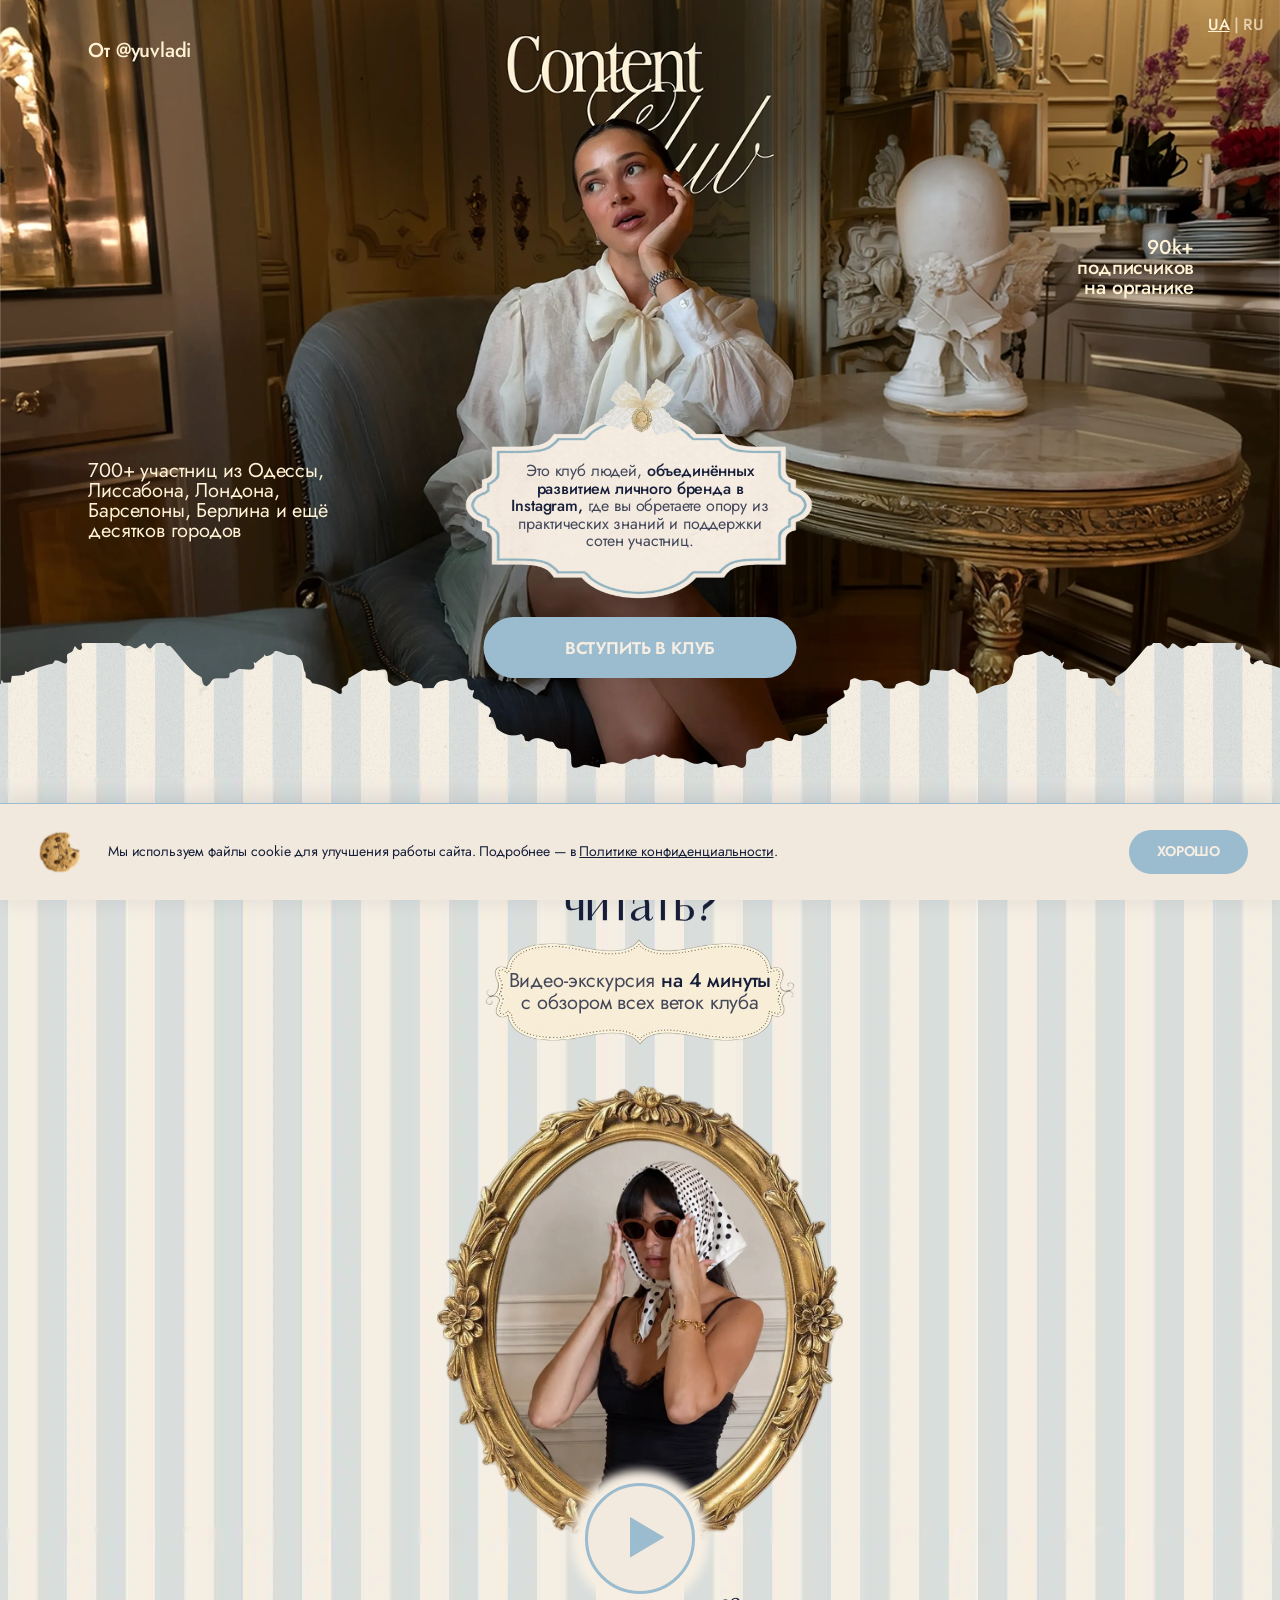
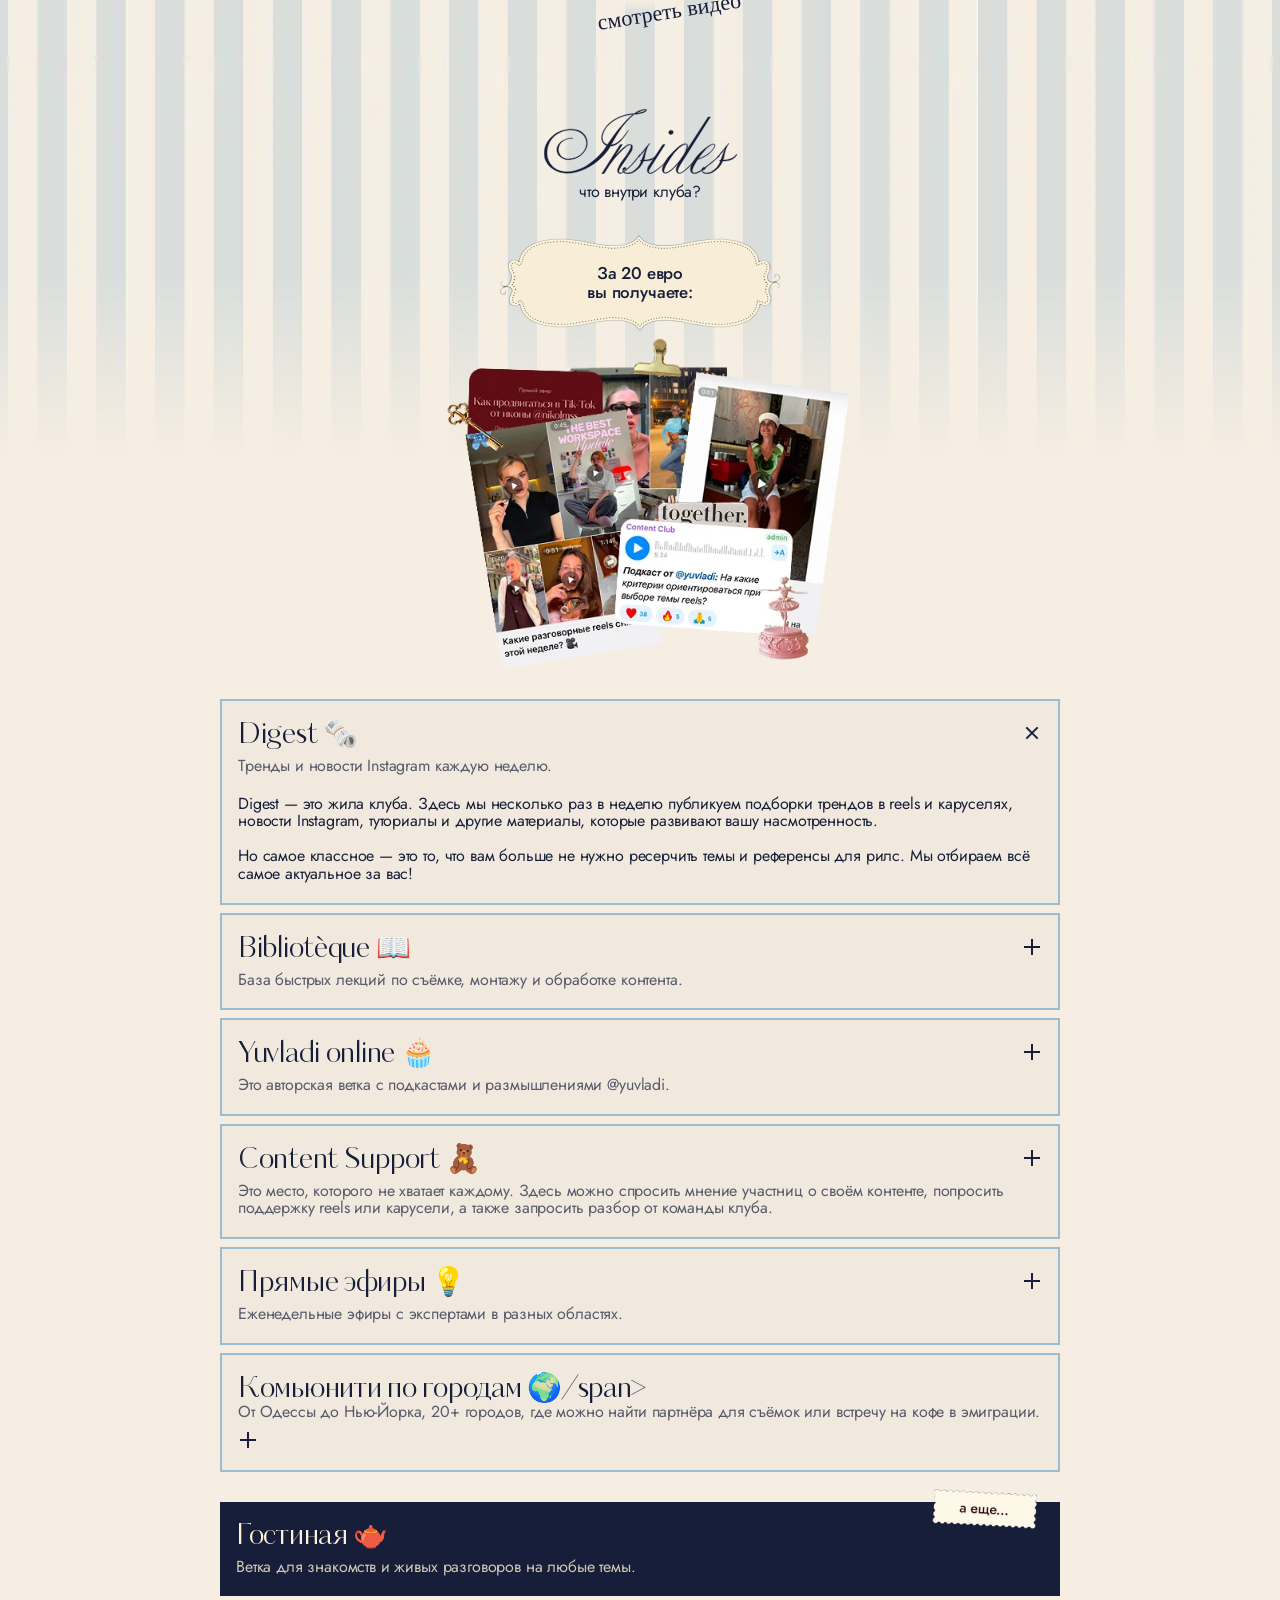
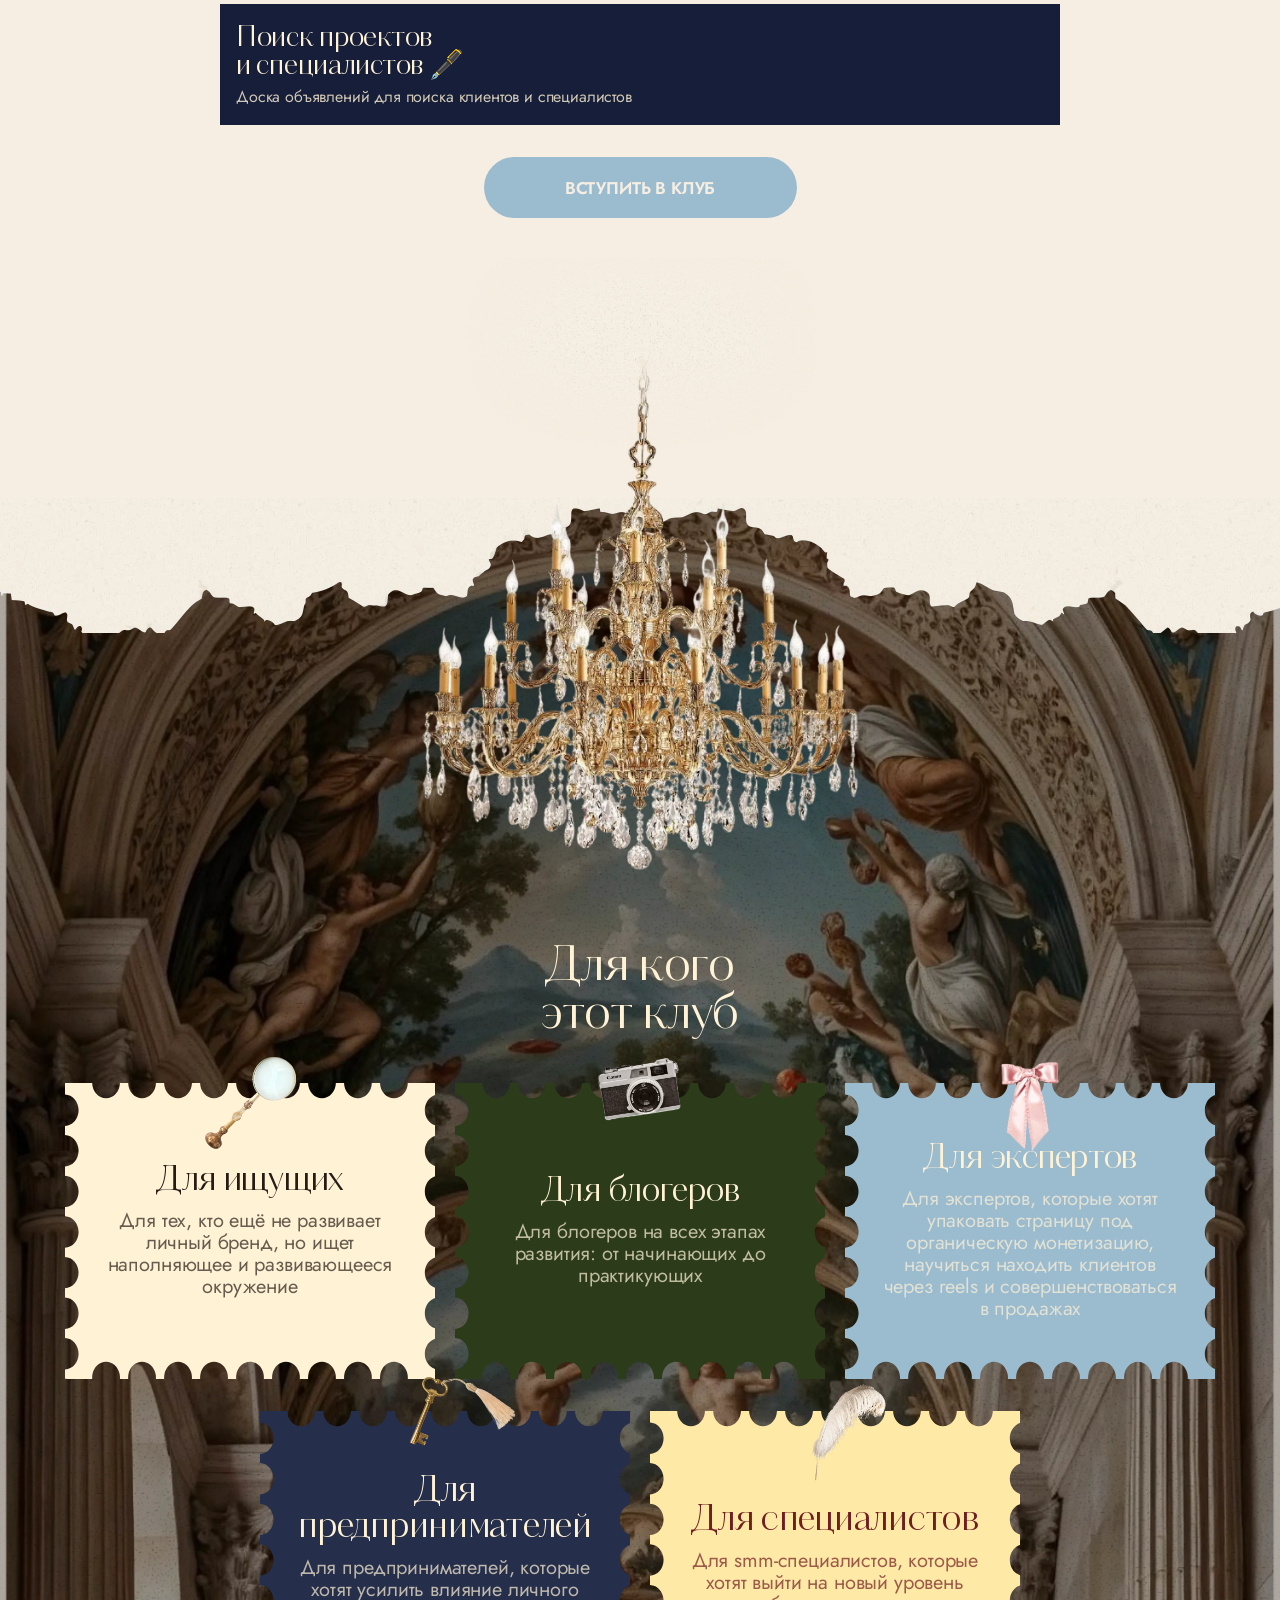
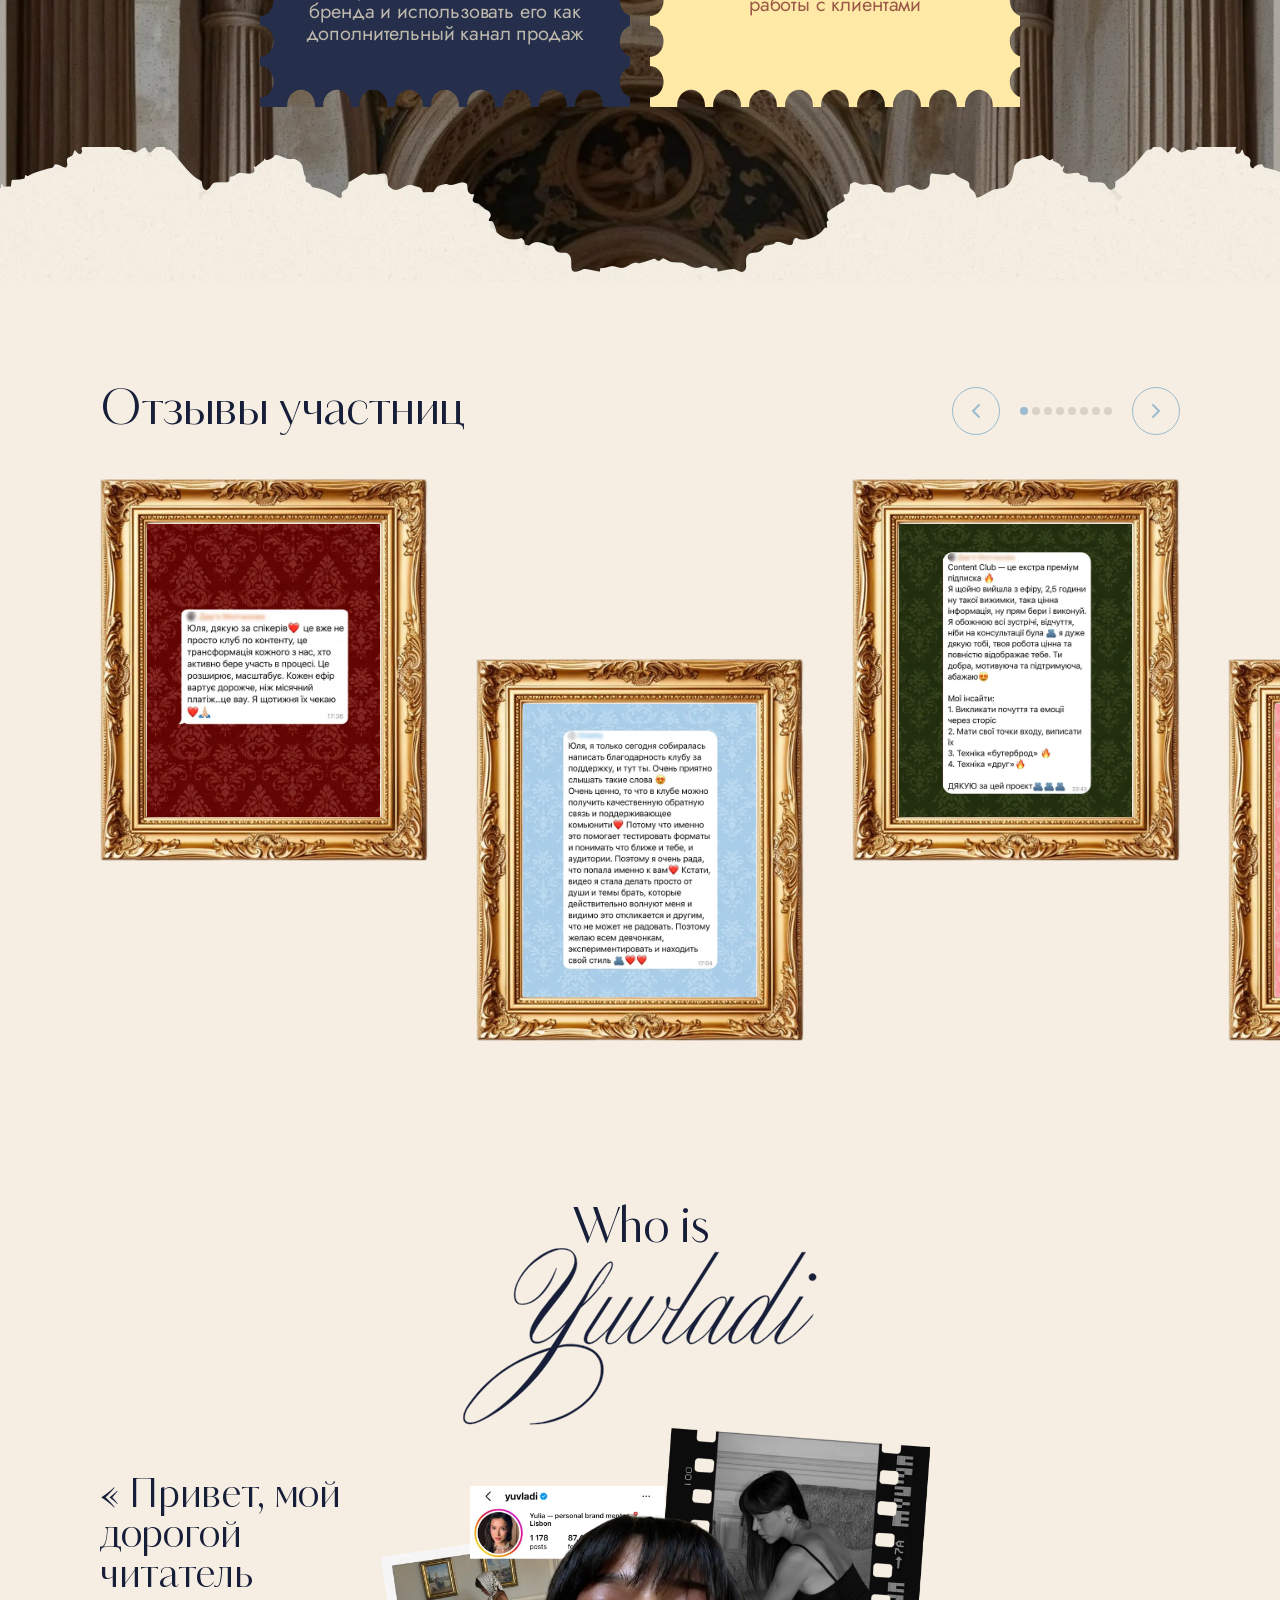
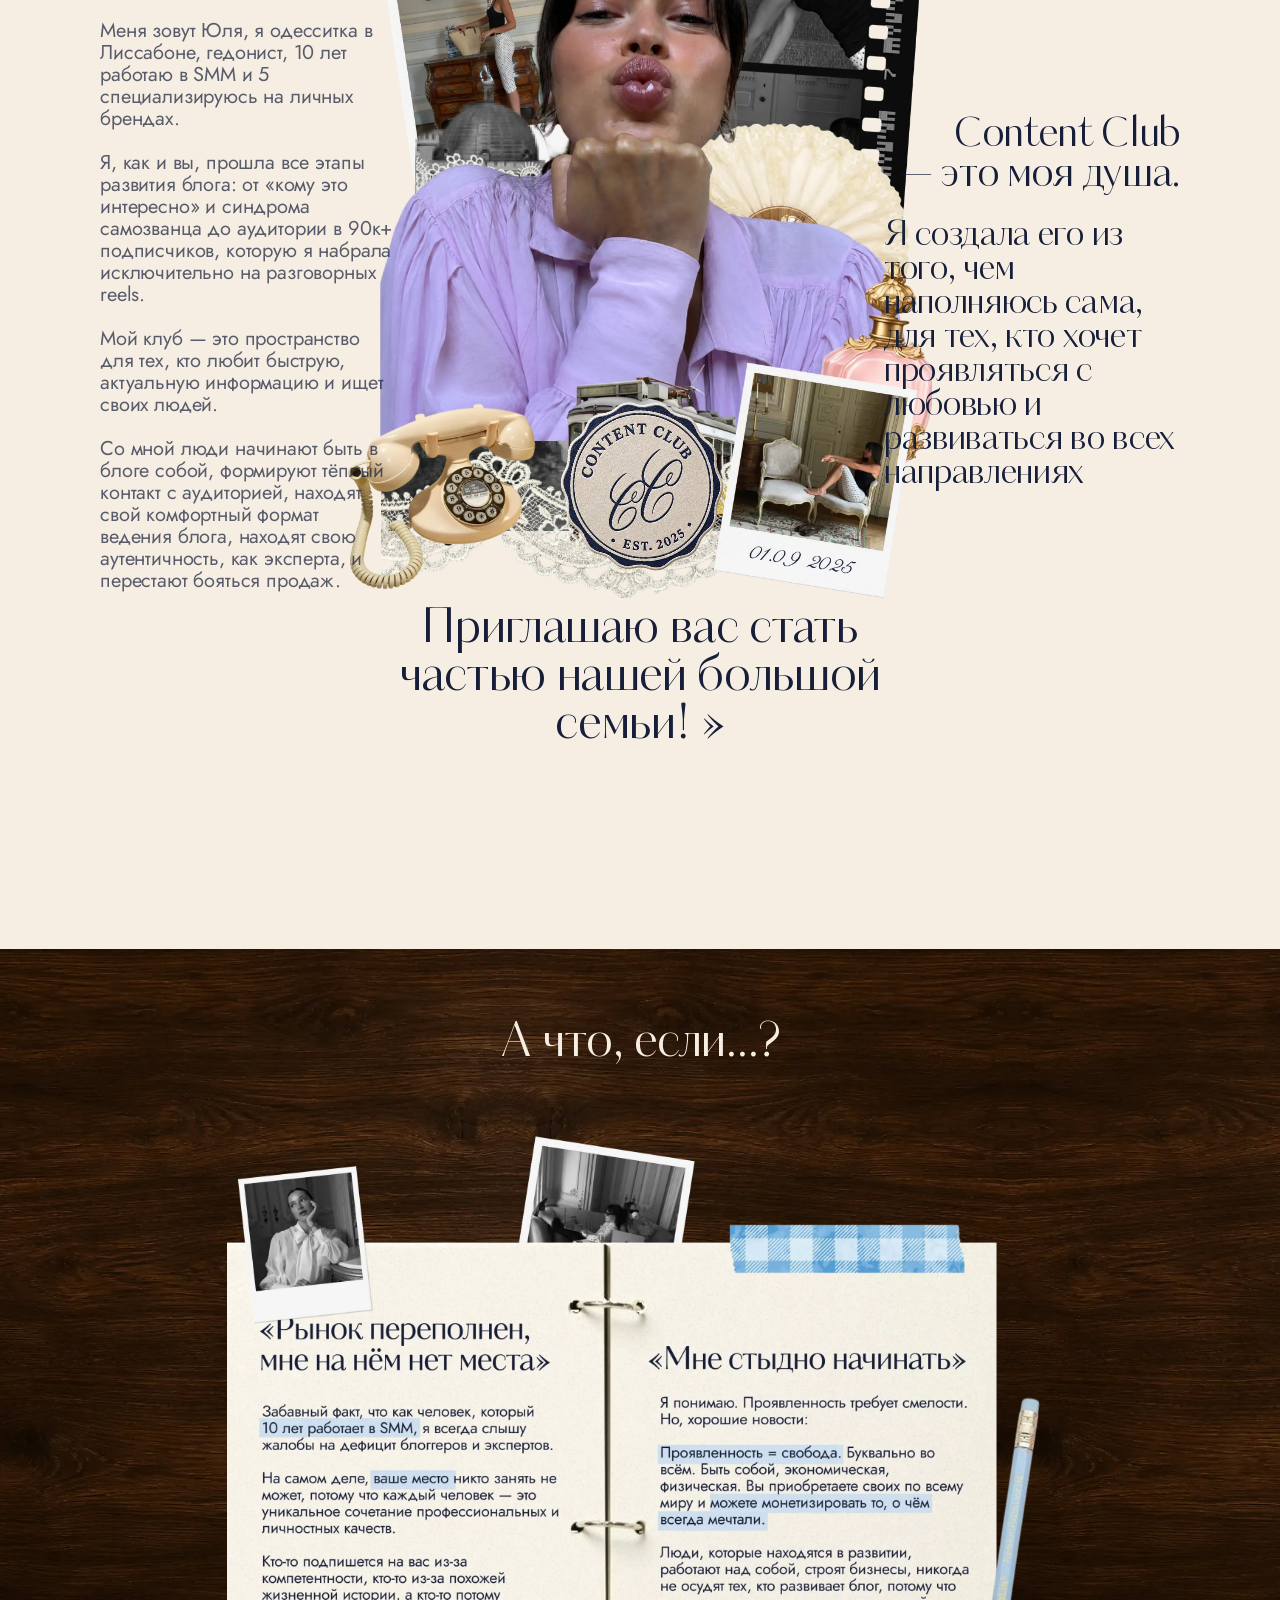
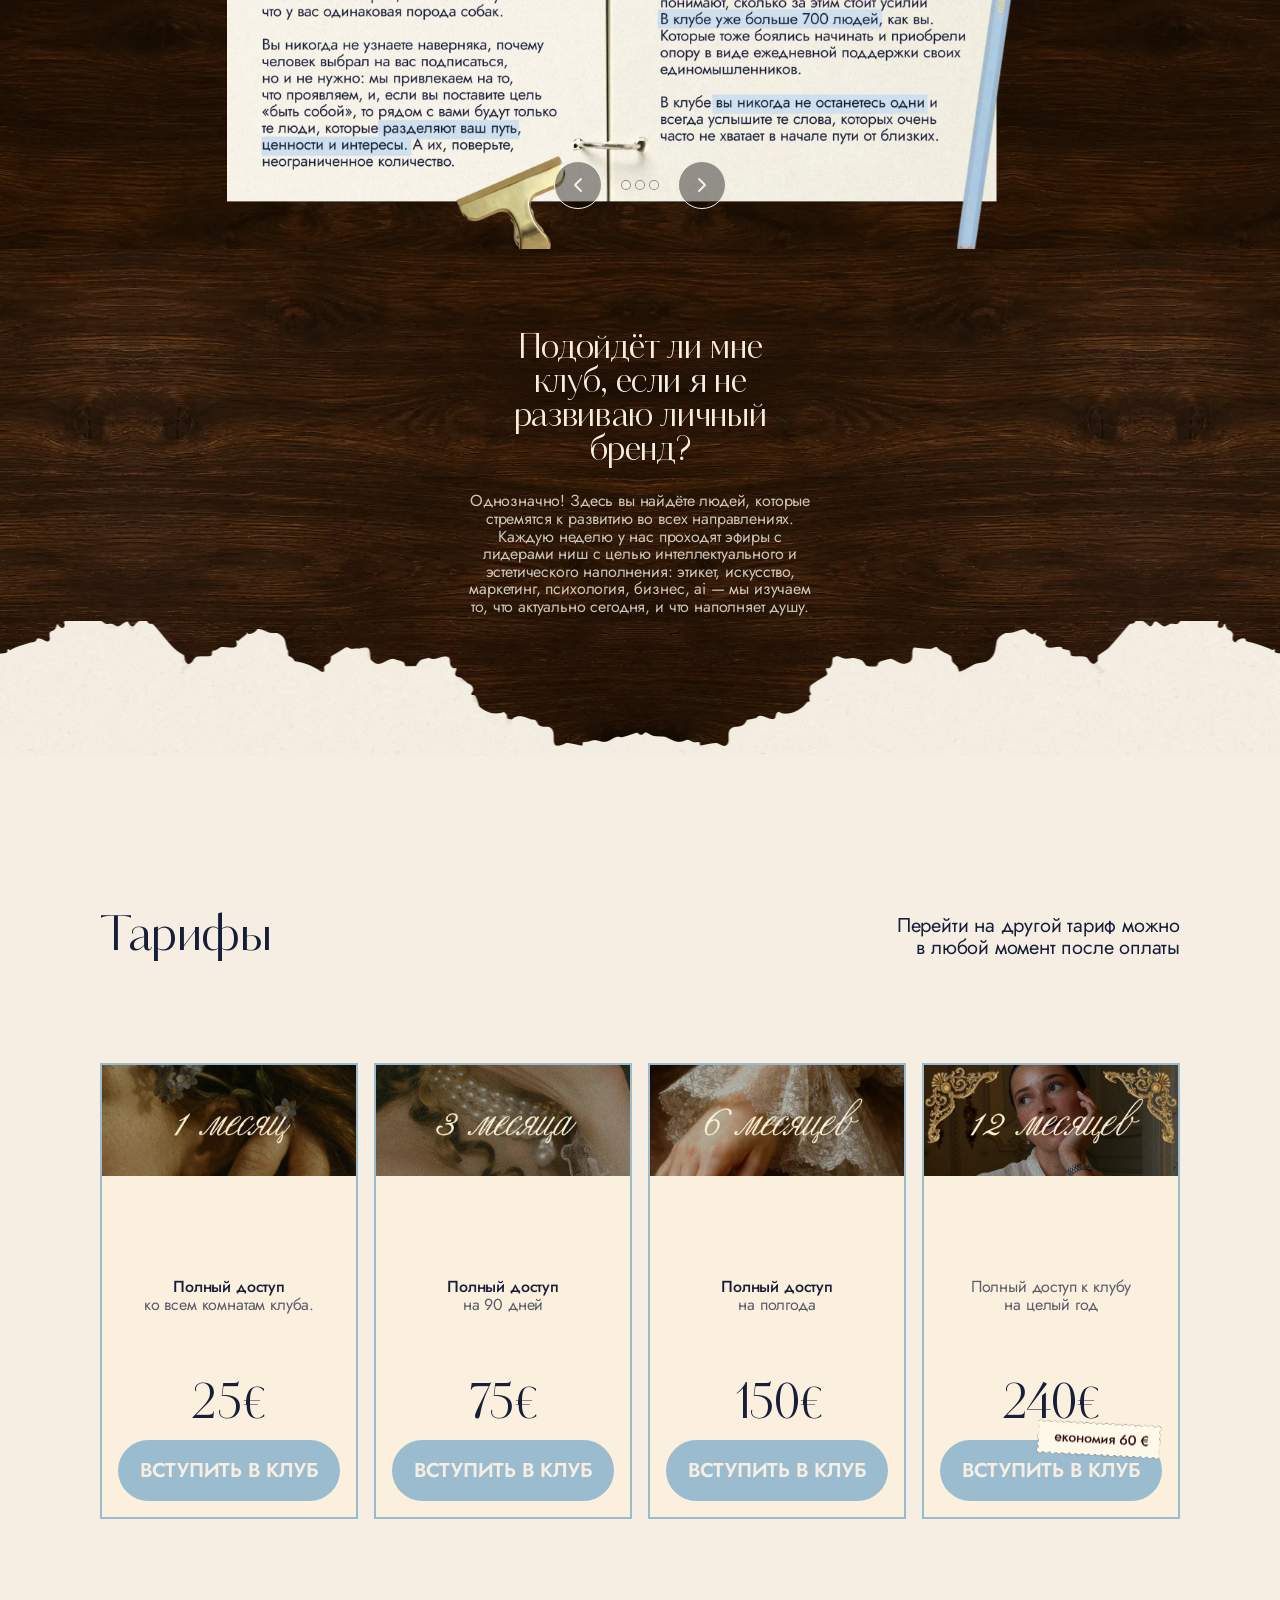
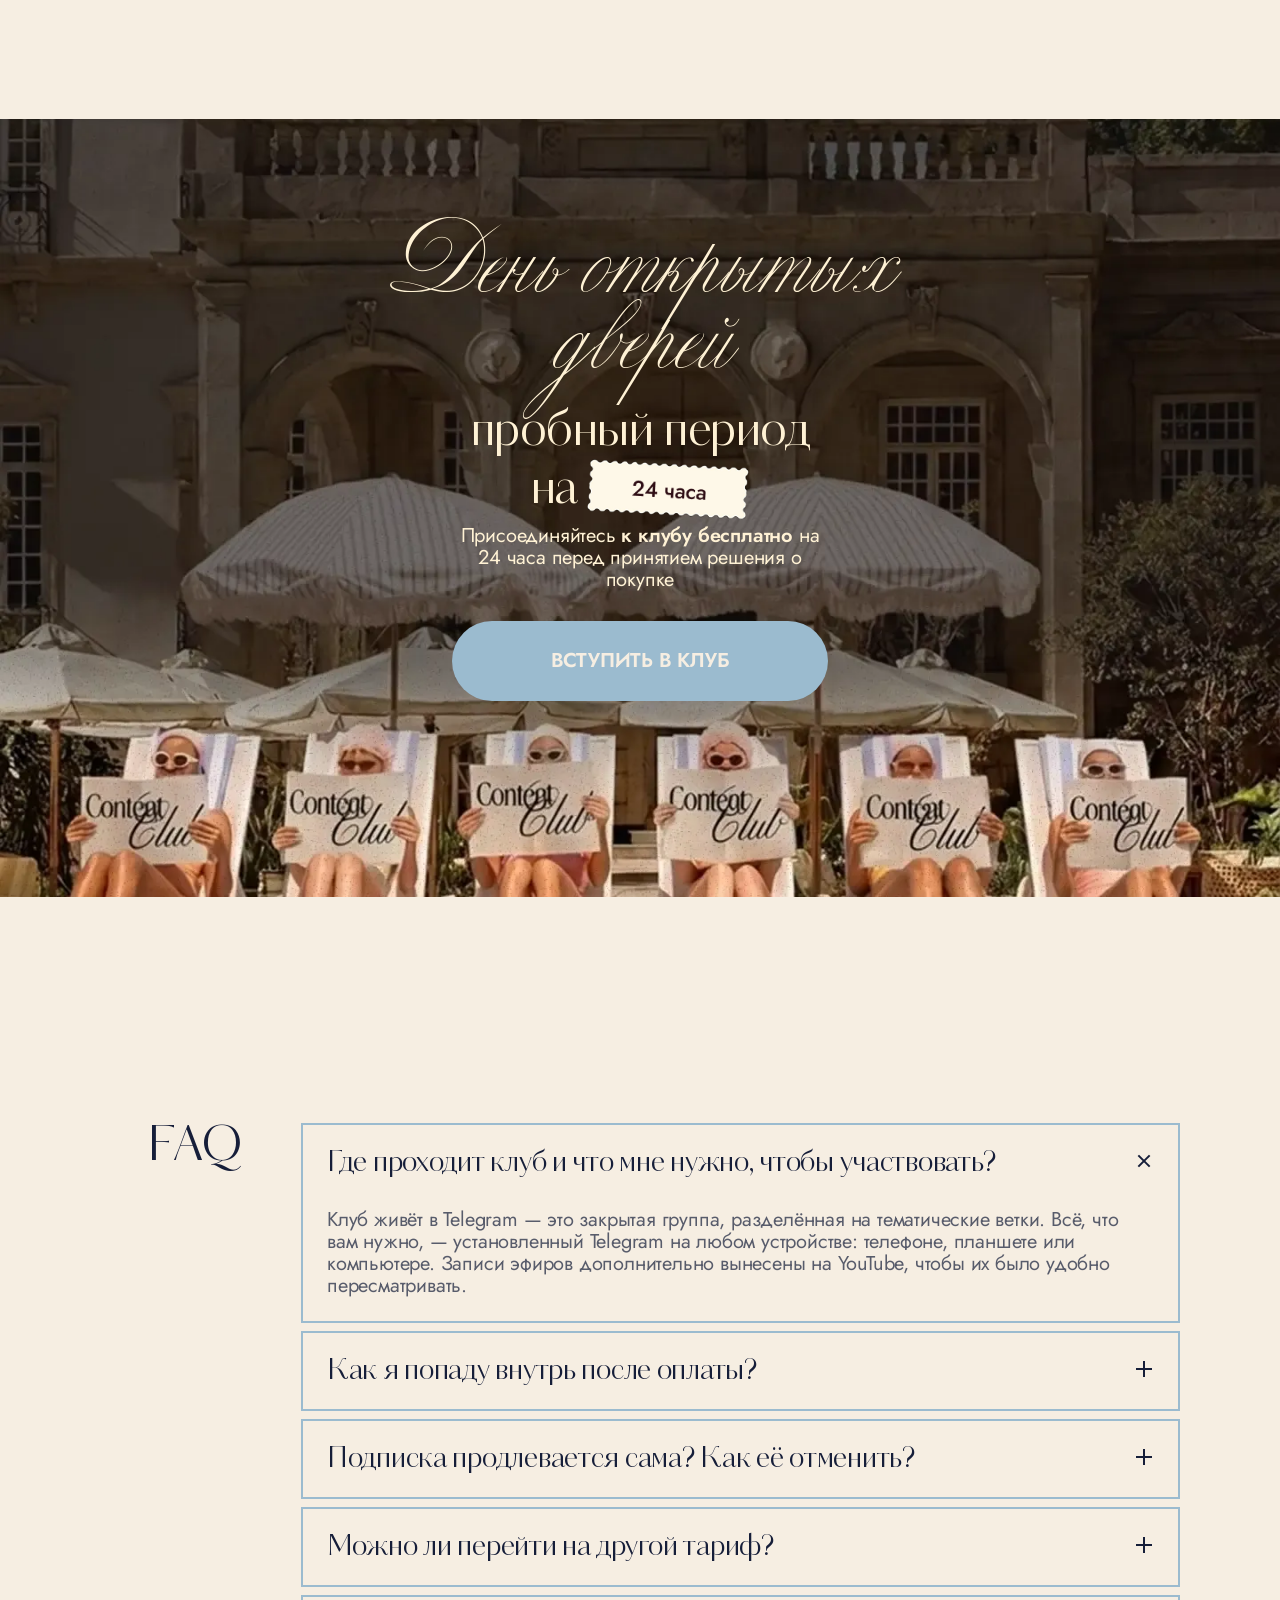
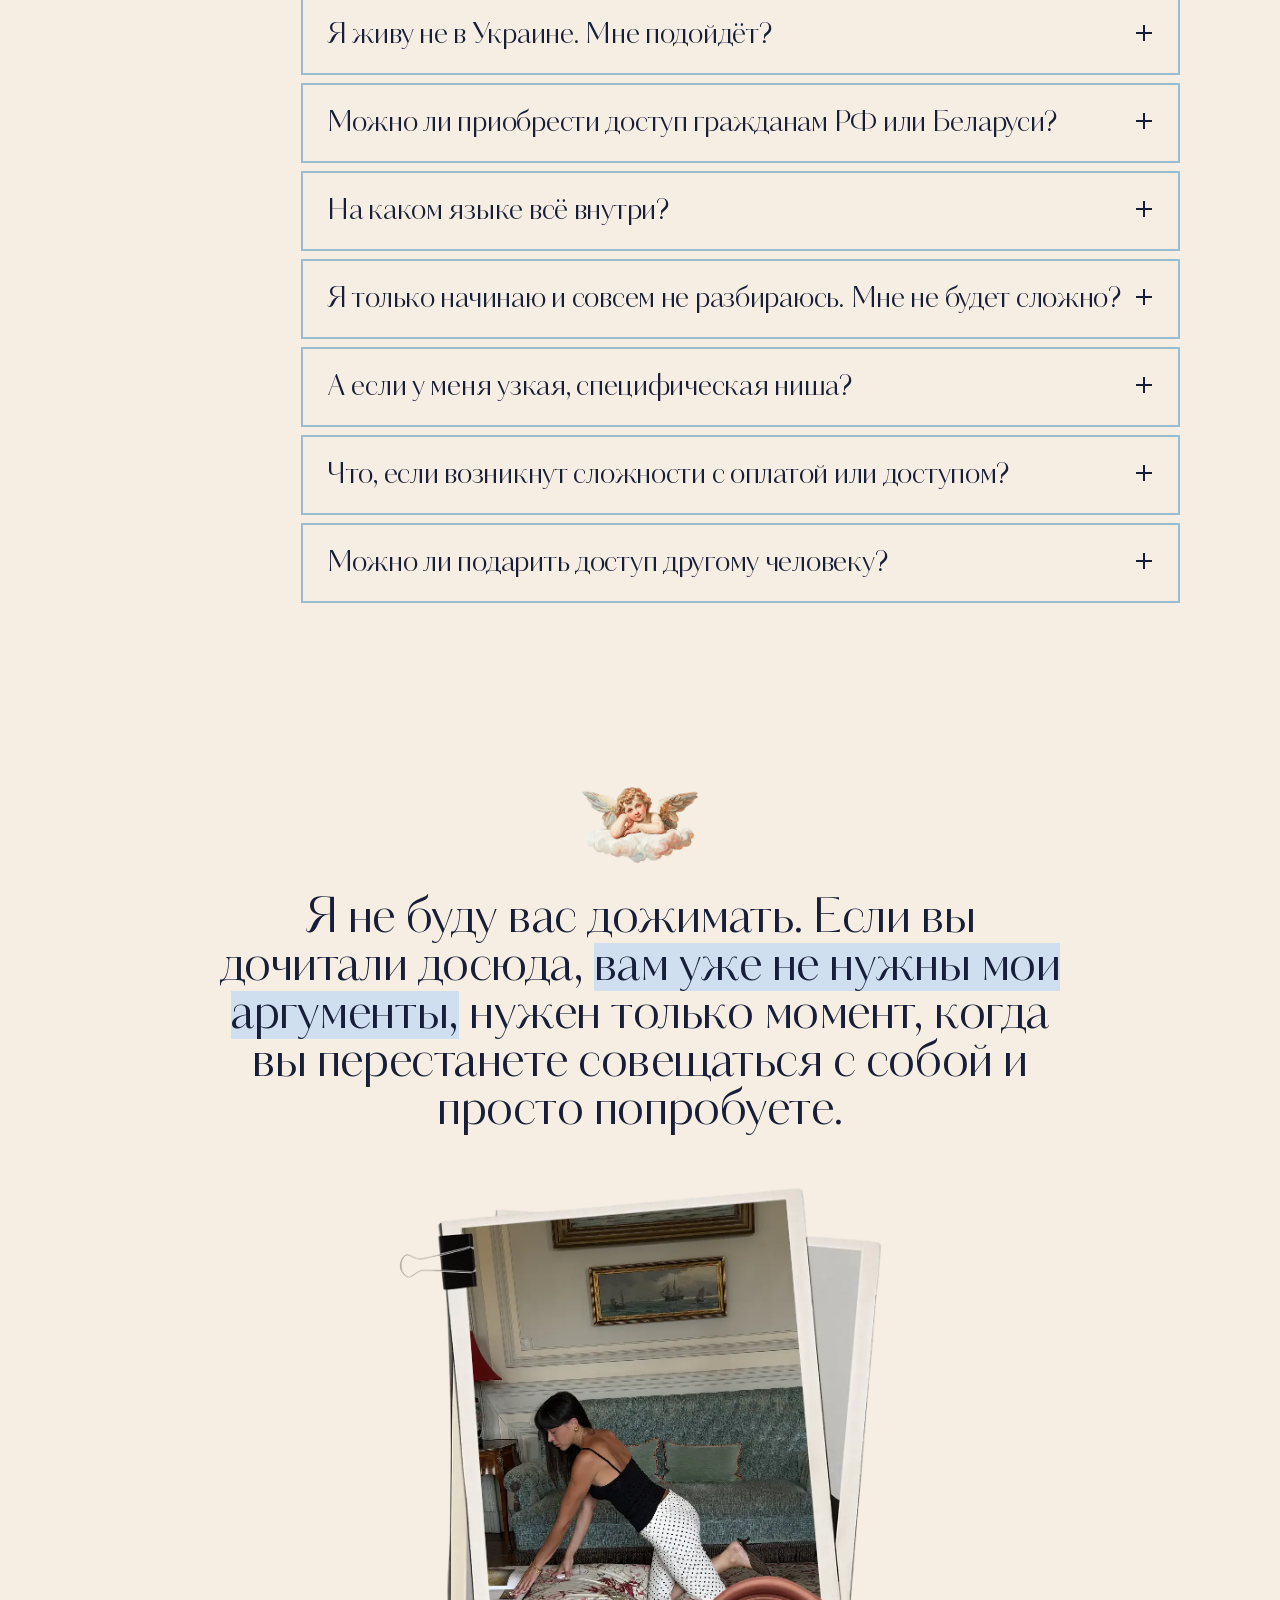
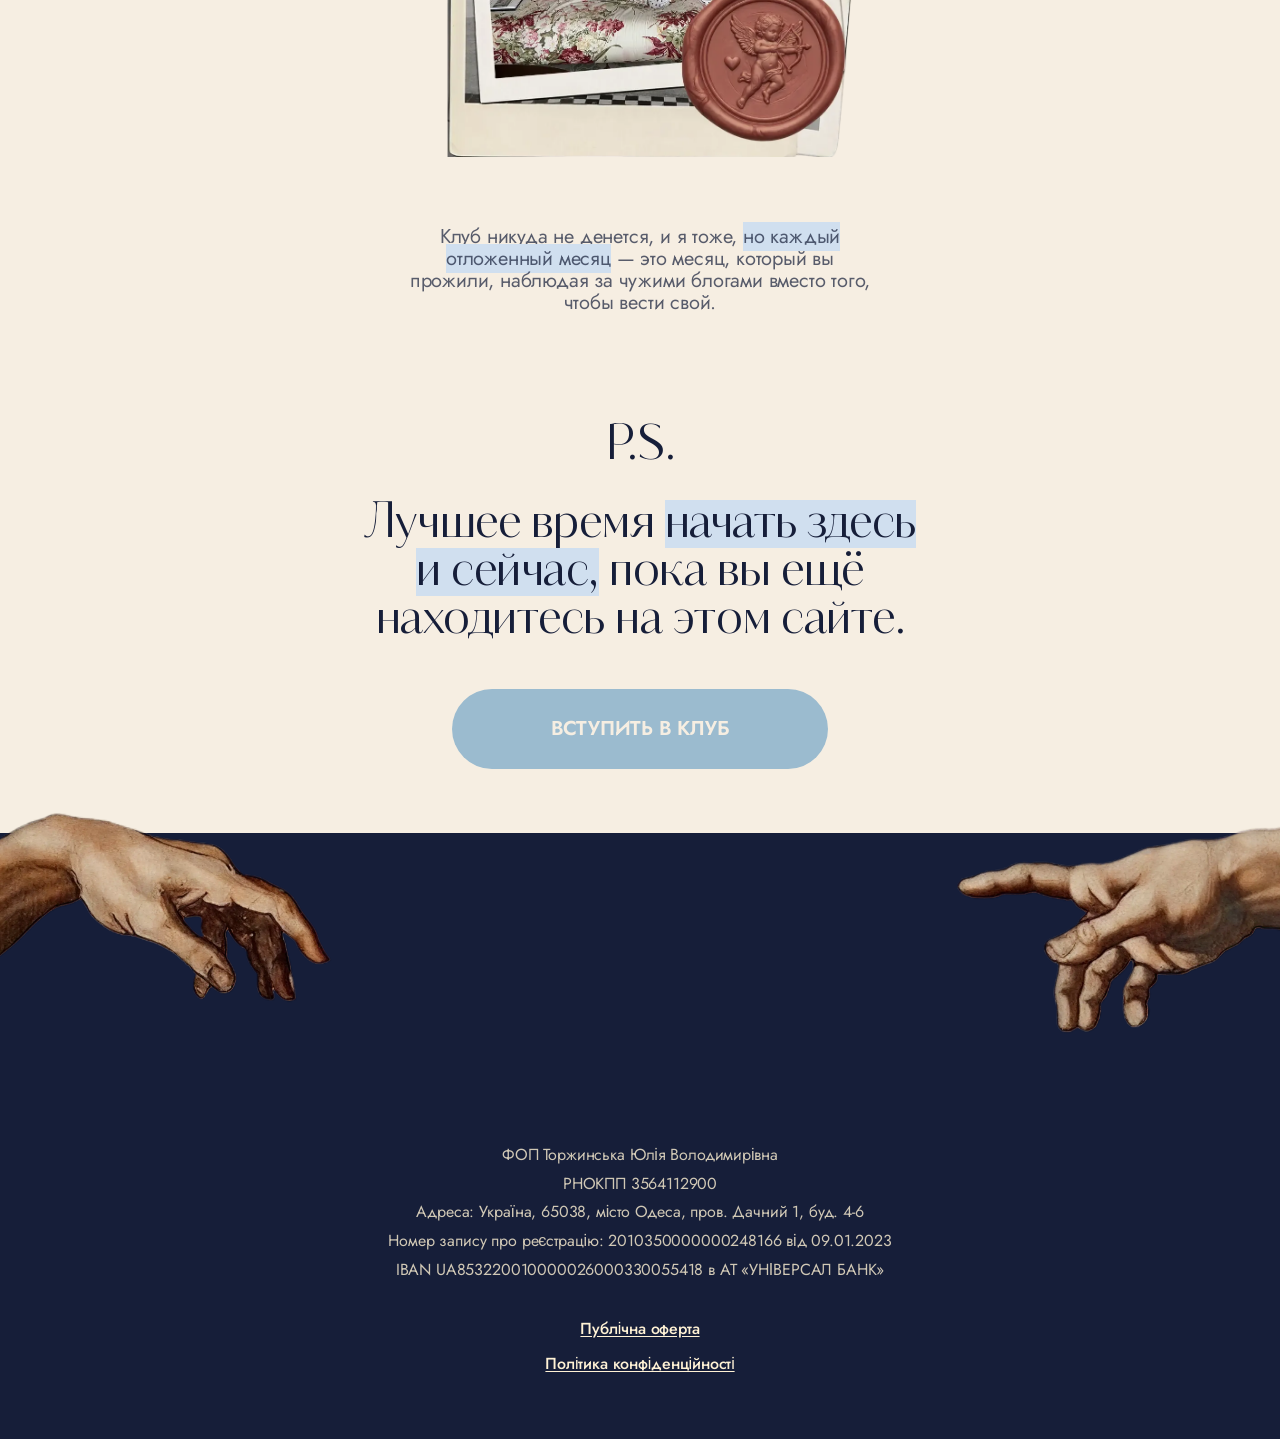
<file: index.html>
<!doctype html>
<html lang="ru">
<head>
  <meta charset="UTF-8" />

  <!-- Meta Pixel Code -->
  <script>
  !function(f,b,e,v,n,t,s)
  {if(f.fbq)return;n=f.fbq=function(){n.callMethod?
  n.callMethod.apply(n,arguments):n.queue.push(arguments)};
  if(!f._fbq)f._fbq=n;n.push=n;n.loaded=!0;n.version='2.0';
  n.queue=[];t=b.createElement(e);t.async=!0;
  t.src=v;s=b.getElementsByTagName(e)[0];
  s.parentNode.insertBefore(t,s)}(window, document,'script',
  'https://connect.facebook.net/en_US/fbevents.js');
  fbq('init', '1029980306332056');
  fbq('track', 'PageView');
  </script>
  <noscript><img height="1" width="1" style="display:none"
  src="https://www.facebook.com/tr?id=1029980306332056&ev=PageView&noscript=1"
  /></noscript>
  <!-- End Meta Pixel Code -->

  <!-- Google tag (gtag.js) -->
  <script async src="https://www.googletagmanager.com/gtag/js?id=G-LZFH7NNCCK"></script>
  <script>
    window.dataLayer = window.dataLayer || [];
    function gtag(){dataLayer.push(arguments);}
    gtag('js', new Date());

    gtag('config', 'G-LZFH7NNCCK');
  </script>
  <meta name="viewport" content="width=device-width, initial-scale=1.0" />
  <title>Content Club</title>
  <link rel="icon" type="image/png" href="images/favicon.png" />
  <meta name="description" content="Content Club — закрытое сообщество Instagram-блогерки с 90k+ подписчиков. Практические материалы, разборы и поддержка для роста личного бренда в Instagram. Тарифы от 25€/мес." />
  <link rel="canonical" href="index.html" />
  <link rel="alternate" hreflang="ru" href="index.html" />
  <link rel="alternate" hreflang="uk" href="index-ua.html" />
  <!-- og:image/twitter:image use a relative path — swap in an absolute
       https://... URL (with the production domain) once it's known, since
       Facebook/Twitter's own scrapers don't reliably resolve relative
       image URLs. og:url intentionally omitted for the same reason. -->
  <meta property="og:type" content="website" />
  <meta property="og:site_name" content="Content Club" />
  <meta property="og:locale" content="ru_RU" />
  <meta property="og:title" content="Content Club" />
  <meta property="og:description" content="Content Club — закрытое сообщество Instagram-блогерки с 90k+ подписчиков. Практические материалы, разборы и поддержка для роста личного бренда в Instagram. Тарифы от 25€/мес." />
  <meta property="og:image" content="images/фон Юля.webp" />
  <meta name="twitter:card" content="summary_large_image" />
  <meta name="twitter:title" content="Content Club" />
  <meta name="twitter:description" content="Content Club — закрытое сообщество Instagram-блогерки с 90k+ подписчиков. Практические материалы, разборы и поддержка для роста личного бренда в Instagram. Тарифы от 25€/мес." />
  <meta name="twitter:image" content="images/фон Юля.webp" />
  <link rel="preconnect" href="https://fonts.googleapis.com" />
  <link rel="preconnect" href="https://fonts.gstatic.com" crossorigin />
  <link href="https://fonts.googleapis.com/css2?family=Jost:wght@400;500;600&family=Parisienne&display=swap" rel="stylesheet" />
  <link rel="stylesheet" href="KudryashevHeadline-Sans/style.css" />
  <link rel="stylesheet" href="Classica Two/style.css" />
  <link rel="stylesheet" href="css/variables.css" />
  <link rel="stylesheet" href="css/base.css" />
  <link rel="stylesheet" href="css/components/button.css" />
  <link rel="stylesheet" href="css/components/hero.css" />
  <link rel="stylesheet" href="css/components/video-teaser.css" />
  <link rel="stylesheet" href="css/components/video-modal.css" />
  <link rel="stylesheet" href="css/components/tariff-modal.css" />
  <link rel="stylesheet" href="css/components/accordion.css" />
  <link rel="stylesheet" href="css/components/club-contents.css" />
  <link rel="stylesheet" href="css/components/audience-fit.css" />
  <link rel="stylesheet" href="css/components/testimonials.css" />
  <link rel="stylesheet" href="css/components/founder-intro.css" />
  <link rel="stylesheet" href="css/components/what-if.css" />
  <link rel="stylesheet" href="css/components/objections.css" />
  <link rel="stylesheet" href="css/components/keyhole-bonus.css" />
  <link rel="stylesheet" href="css/components/pricing.css" />
  <link rel="stylesheet" href="css/components/faq.css" />
  <link rel="stylesheet" href="css/components/closing-cta.css" />
  <link rel="stylesheet" href="css/components/footer.css" />
  <link rel="stylesheet" href="css/components/cookie-banner.css" />
</head>
<body>
  <header class="visually-hidden"><h1>Content Club</h1></header>

  <section class="hero" aria-label="Приветствие">
    <picture>
      <source media="(max-width: 767.98px)" srcset="images/hero-bg-mobile.png" />
      <img loading="eager" class="hero__bg" src="images/фон Юля.webp" alt="Основательница Content Club в винтажном интерьере с золотой лепниной" />
    </picture>
    <nav class="hero__lang-switch" aria-label="Выбор языка">
      <a href="index-ua.html">UA</a>
      <span class="hero__lang-switch-current" aria-current="page">| RU</span>
    </nav>

    <p class="hero__eyebrow">От @yuvladi</p>
    <p class="hero__followers">90k+ подписчиков<br />на органике</p>

    <div class="hero__decor-circle hero__decor-circle--1" aria-hidden="true"></div>
    <div class="hero__decor-circle hero__decor-circle--2" aria-hidden="true"></div>

    <div class="hero__stack">
      <div class="hero__collage">
        <div class="hero__card">
          <img loading="eager" class="hero__photo hero__photo--tag" src="images/hero-photo-1.webp" alt="" />
          <p class="hero__description">
            Это клуб людей, <strong>объединённых развитием личного бренда в Instagram,</strong> где вы обретаете опору из практических знаний и поддержки сотен участниц.
          </p>
        </div>
        <img loading="eager" class="hero__photo hero__photo--pin" src="images/hero-photo-2.webp" alt="" />
      </div>

      <a class="btn-cta hero__cta" href="#pricing">Вступить в клуб</a>
    </div>

    <p class="hero__social-proof">700+ участниц из Одессы, Лиссабона, Лондона, Барселоны, Берлина и ещё десятков городов</p>

    <img loading="eager" class="hero__torn-edge" src="images/край 1.webp" alt="" />
  </section>

  <section class="video-teaser" aria-label="Видео-экскурсия по клубу">
    <div class="video-teaser__bg" aria-hidden="true"></div>

    <div class="video-teaser__stack">
      <div class="video-teaser__content">
        <h2 class="video-teaser__heading">Не хотите<br />читать?</h2>
        <div class="video-teaser__description-wrap">
          <img loading="eager" class="video-teaser__description-badge" src="images/image 63345919.png" alt="" aria-hidden="true" />
          <p class="video-teaser__description">Видео-экскурсия <strong>на 4 минуты</strong> с обзором всех веток клуба</p>
        </div>
      </div>

      <button class="video-teaser__watch" type="button">
        <img loading="eager" class="video-teaser__photo" src="images/photo.webp" alt="" />
        <img loading="eager" class="video-teaser__frame" src="images/photo-frame-mask.webp" alt="" />
        <span class="video-teaser__play-glow" aria-hidden="true"></span>
        <span class="video-teaser__play-circle" aria-hidden="true"></span>
        <span class="video-teaser__play-triangle" aria-hidden="true"></span>
        <span class="video-teaser__caption"><span class="video-teaser__caption-text">смотреть видео</span></span>
      </button>
    </div>
  </section>

  <section class="club-contents" aria-label="Что внутри клуба">
    <div class="club-contents__bg" aria-hidden="true"></div>

    <div class="club-contents__intro">
      <img loading="eager" class="club-contents__icon" src="images/icon-whats-inside.svg" alt="Insides" />
      <p class="club-contents__icon-caption">что внутри клуба?</p>
    </div>

    <div class="club-contents__offer-wrap">
      <img loading="eager" class="club-contents__offer-badge" src="images/image 63345919.png" alt="" aria-hidden="true" />
      <p class="club-contents__offer">За 20 евро<br />вы получаете:</p>
    </div>

    <div class="club-contents__list">
      <img loading="eager" class="club-contents__photo-collage" src="images/Frame 1484578932.webp" alt="Коллаж из фото участниц клуба" />

      <div class="accordion-group">
        <details class="accordion-item" name="room-accordion" open>
          <summary class="accordion-item__summary">
            <span class="accordion-item__heading">
              <span class="accordion-item__title">Digest 🗞️</span>
              <p class="accordion-item__subtitle">Tренды и новости Instagram каждую неделю.</p>
            </span>
            <span class="accordion-item__icon" aria-hidden="true"></span>
          </summary>
          <div class="accordion-item__body">
            <p class="accordion-item__description">Digest — это жила клуба. Здесь мы несколько раз в неделю публикуем подборки трендов в reels и каруселях, новости Instagram, туториалы и другие материалы, которые развивают вашу насмотренность.

Но самое классное — это то, что вам больше не нужно ресерчить темы и референсы для рилс. Мы отбираем всё самое актуальное за вас!</p>
          </div>
        </details>

        <details class="accordion-item" name="room-accordion">
          <summary class="accordion-item__summary">
            <span class="accordion-item__heading">
              <span class="accordion-item__title">Bibliotèque 📖</span>
              <p class="accordion-item__subtitle">База быстрых лекций по съёмке, монтажу и обработке контента.</p>
            </span>
            <span class="accordion-item__icon" aria-hidden="true"></span>
          </summary>
          <div class="accordion-item__body">
            <p class="accordion-item__description">От «как раз и навсегда зафиксировать экспозицию», до «как расти с помощью сезонного контента» и «как упаковать страницу эксперта».</p>
          </div>
        </details>

        <details class="accordion-item" name="room-accordion">
          <summary class="accordion-item__summary">
            <span class="accordion-item__heading">
              <span class="accordion-item__title">Yuvladi online 🧁</span>
              <p class="accordion-item__subtitle">Это авторская ветка c подкастами и размышлениями @yuvladi.</p>
            </span>
            <span class="accordion-item__icon" aria-hidden="true"></span>
          </summary>
          <div class="accordion-item__body">
            <p class="accordion-item__description">Это буквально то, что происходит в голове Юли: чем она вдохновляется, о чём общается с клиентами и инфлюенсерами, как экспериментирует с контентом и продвижением. Инсайды и честное мнение эксперта с 10-летним опытом в SMM.</p>
          </div>
        </details>

        <details class="accordion-item" name="room-accordion">
          <summary class="accordion-item__summary">
            <span class="accordion-item__heading">
              <span class="accordion-item__title">Content Support 🧸</span>
              <p class="accordion-item__subtitle">Это место, которого не хватает каждому. Здесь можно спросить мнение участниц о своём контенте, попросить поддержку reels или карусели, а также запросить разбор от команды клуба.</p>
            </span>
            <span class="accordion-item__icon" aria-hidden="true"></span>
          </summary>
          <div class="accordion-item__body">
            <p class="accordion-item__description">В любое время вы можете задать вопрос или опубликовать свой контент и получить честный, тёплый разбор от команды и от участниц. Content Support — это жемчужина клуба, потому что именно контакт с людьми, поддержка и свежий взгляд помогают расти семимильными шагами.</p>
          </div>
        </details>

        <details class="accordion-item" name="room-accordion">
          <summary class="accordion-item__summary">
            <span class="accordion-item__heading">
              <span class="accordion-item__title">Прямые эфиры 💡</span>
              <p class="accordion-item__subtitle">Еженедельные эфиры с экспертами в разных областях.</p>
            </span>
            <span class="accordion-item__icon" aria-hidden="true"></span>
          </summary>
          <div class="accordion-item__body">
            <p class="accordion-item__description">Каждую неделю мы встречаемся online с приглашёнными экспертами и разбираем темы, сопутствующие развитию личного бренда. Маркетинг, психология, этикет, искусство, мода — мы наполняемся во всех направлениях от лидеров ниш. Все эфиры сохраняются в записях клуба.</p>
          </div>
        </details>

        <details class="accordion-item" name="room-accordion">
          <summary class="accordion-item__summary">
            <span class="accordion-item__heading">
              <span class="accordion-item__title">Комьюнити по городам 🌍/span>
              <p class="accordion-item__subtitle">От Одессы до Нью-Йорка, 20+ городов, где можно найти партнёра для съёмок или встречу на кофе в эмиграции.</p>
            </span>
            <span class="accordion-item__icon" aria-hidden="true"></span>
          </summary>
          <div class="accordion-item__body">
            <p class="accordion-item__description">Киев, Одесса, Барселона, Дубай, Париж, Берлин, Варшава, Лондон, Нью-Йорк, Бали, Вена, Бухарест, Милан, Кипр и другие города для живого нетворкинга.</p>
          </div>
        </details>
      </div>

      <div class="club-cards">
        <div class="club-card">
          <img loading="eager" class="club-card__sticker" src="images/content-group.webp" alt="" aria-hidden="true" />
          <h3 class="club-card__title">Гостиная 🫖</h3>
          <p class="club-card__description">Ветка для знакомств и живых разговоров на любые темы.</p>
        </div>

        <div class="club-card">
          <h3 class="club-card__title">Поиск проектов<br />и специалистов 🖋️</h3>
          <p class="club-card__description">Доска объявлений для поиска клиентов и специалистов</p>
        </div>
      </div>
    </div>

    <a class="btn-cta club-contents__cta" href="#pricing">Вступить в клуб</a>
  </section>

  <section class="audience-fit" aria-label="Для кого этот клуб">
    <div class="audience-fit__pin">
      <div class="audience-fit__photo-wrap">
        <img loading="eager" class="audience-fit__torn-edge audience-fit__torn-edge--top" src="images/край 2.webp" alt="" aria-hidden="true" />
        <img loading="eager" class="audience-fit__bg" src="images/decorative-blur-background-1.webp" alt="" aria-hidden="true" />
        <img loading="eager" class="audience-fit__torn-edge audience-fit__torn-edge--bottom" src="images/край 2.webp" alt="" aria-hidden="true" />
      </div>
      <img loading="eager" class="audience-fit__chandelier" src="images/Group 21.webp" alt="" />
      <h2 class="audience-fit__heading">Для кого<br />этот клуб</h2>
    </div>

    <div class="audience-fit__stack">
      <article class="audience-card audience-card--seekers">
        <img loading="eager" class="audience-card__shape" src="images/card-shape-seekers.svg" alt="" aria-hidden="true" />
        <img loading="eager" class="audience-card__icon" src="images/audience-icon-seekers.webp" alt="" />
        <h3 class="audience-card__title">Для ищущих</h3>
        <p class="audience-card__text">Для тех, кто ещё не развивает личный бренд, но ищет наполняющее и развивающееся окружение</p>
      </article>

      <article class="audience-card audience-card--bloggers">
        <img loading="eager" class="audience-card__shape" src="images/card-shape-bloggers.svg" alt="" aria-hidden="true" />
        <img loading="eager" class="audience-card__icon" src="images/audience-icon-bloggers.webp" alt="" />
        <h3 class="audience-card__title">Для блогеров</h3>
        <p class="audience-card__text">Для блогеров на всех этапах развития: от начинающих до практикующих</p>
      </article>

      <article class="audience-card audience-card--experts">
        <img loading="eager" class="audience-card__shape" src="images/card-shape-experts.svg" alt="" aria-hidden="true" />
        <img loading="eager" class="audience-card__icon" src="images/audience-icon-experts.webp" alt="" />
        <h3 class="audience-card__title">Для экспертов</h3>
        <p class="audience-card__text">Для экспертов, которые хотят упаковать страницу под органическую монетизацию, научиться находить клиентов через reels и совершенствоваться в продажах</p>
      </article>

      <article class="audience-card audience-card--entrepreneurs">
        <img loading="eager" class="audience-card__shape" src="images/card-shape-entrepreneurs.svg" alt="" aria-hidden="true" />
        <img loading="eager" class="audience-card__icon" src="images/audience-icon-entrepreneurs.webp" alt="" />
        <h3 class="audience-card__title">Для предпринимателей</h3>
        <p class="audience-card__text">Для предпринимателей, которые хотят усилить влияние личного бренда и использовать его как дополнительный канал продаж</p>
      </article>

      <article class="audience-card audience-card--specialists">
        <img loading="eager" class="audience-card__shape" src="images/card-shape-specialists.svg" alt="" aria-hidden="true" />
        <img loading="eager" class="audience-card__icon" src="images/audience-icon-specialists.webp" alt="" />
        <h3 class="audience-card__title">Для специалистов</h3>
        <p class="audience-card__text">Для smm-специалистов, которые хотят выйти на новый уровень работы с клиентами</p>
      </article>
    </div>
  </section>

  <section class="testimonials" aria-label="Отзывы участниц">
    <h2 class="testimonials__heading">Отзывы участниц</h2>

    <div class="testimonials__viewport">
      <!-- Mobile/tablet: one fixed golden frame; only the photo underneath
           slides between testimonials (js/testimonials.js). Desktop uses
           the separate multi-item strip below instead, since it shows
           several framed testimonials at once. -->
      <div class="testimonials__stage">
        <div class="testimonials__stage-window">
          <img loading="eager" class="testimonials__stage-photo" src="images/отзыв 1.webp" alt="Скриншот отзыва участницы клуба 1" />
          <img loading="eager" class="testimonials__stage-photo" src="images/отзыв 2.webp" alt="Скриншот отзыва участницы клуба 2" />
          <img loading="eager" class="testimonials__stage-photo" src="images/отзыв 3.webp" alt="Скриншот отзыва участницы клуба 3" />
          <img loading="eager" class="testimonials__stage-photo" src="images/отзыв 4.webp" alt="Скриншот отзыва участницы клуба 4" />
          <img loading="eager" class="testimonials__stage-photo" src="images/отзыв 5.webp" alt="Скриншот отзыва участницы клуба 5" />
          <img loading="eager" class="testimonials__stage-photo" src="images/отзыв 6.webp" alt="Скриншот отзыва участницы клуба 6" />
          <img loading="eager" class="testimonials__stage-photo" src="images/отзыв 7.webp" alt="Скриншот отзыва участницы клуба 7" />
          <img loading="eager" class="testimonials__stage-photo" src="images/отзыв 8.webp" alt="Скриншот отзыва участницы клуба 8" />
        </div>
        <img loading="eager" class="testimonials__stage-frame" src="images/рамка.webp" alt="" aria-hidden="true" />
      </div>

      <ul class="testimonials__track">
        <li class="testimonials__item">
          <img loading="eager" class="testimonials__frame" src="images/рамка.webp" alt="" aria-hidden="true" />
          <img loading="eager" class="testimonials__photo" src="images/отзыв 1.webp" alt="Скриншот отзыва участницы клуба" />
        </li>
        <li class="testimonials__item">
          <img loading="eager" class="testimonials__frame" src="images/рамка.webp" alt="" aria-hidden="true" />
          <img loading="eager" class="testimonials__photo" src="images/отзыв 2.webp" alt="Скриншот отзыва участницы клуба" />
        </li>
        <li class="testimonials__item">
          <img loading="eager" class="testimonials__frame" src="images/рамка.webp" alt="" aria-hidden="true" />
          <img loading="eager" class="testimonials__photo" src="images/отзыв 3.webp" alt="Скриншот отзыва участницы клуба" />
        </li>
        <li class="testimonials__item">
          <img loading="eager" class="testimonials__frame" src="images/рамка.webp" alt="" aria-hidden="true" />
          <img loading="eager" class="testimonials__photo" src="images/отзыв 4.webp" alt="Скриншот отзыва участницы клуба" />
        </li>
        <li class="testimonials__item">
          <img loading="eager" class="testimonials__frame" src="images/рамка.webp" alt="" aria-hidden="true" />
          <img loading="eager" class="testimonials__photo" src="images/отзыв 5.webp" alt="Скриншот отзыва участницы клуба" />
        </li>
        <li class="testimonials__item">
          <img loading="eager" class="testimonials__frame" src="images/рамка.webp" alt="" aria-hidden="true" />
          <img loading="eager" class="testimonials__photo" src="images/отзыв 6.webp" alt="Скриншот отзыва участницы клуба" />
        </li>
        <li class="testimonials__item">
          <img loading="eager" class="testimonials__frame" src="images/рамка.webp" alt="" aria-hidden="true" />
          <img loading="eager" class="testimonials__photo" src="images/отзыв 7.webp" alt="Скриншот отзыва участницы клуба" />
        </li>
        <li class="testimonials__item">
          <img loading="eager" class="testimonials__frame" src="images/рамка.webp" alt="" aria-hidden="true" />
          <img loading="eager" class="testimonials__photo" src="images/отзыв 8.webp" alt="Скриншот отзыва участницы клуба" />
        </li>
      </ul>
    </div>

    <div class="testimonials__nav">
      <button class="testimonials__arrow testimonials__arrow--prev" type="button" aria-label="Предыдущий отзыв">
        <svg viewBox="0 0 24 24" width="24" height="24" aria-hidden="true"><path d="M15 6l-6 6 6 6" fill="none" stroke="currentColor" stroke-width="2" stroke-linecap="round" stroke-linejoin="round" /></svg>
      </button>
      <div class="testimonials__dots" role="tablist">
        <button class="testimonials__dot is-active" type="button" role="tab" aria-label="Отзыв 1" aria-selected="true"></button>
        <button class="testimonials__dot" type="button" role="tab" aria-label="Отзыв 2" aria-selected="false"></button>
        <button class="testimonials__dot" type="button" role="tab" aria-label="Отзыв 3" aria-selected="false"></button>
        <button class="testimonials__dot" type="button" role="tab" aria-label="Отзыв 4" aria-selected="false"></button>
        <button class="testimonials__dot" type="button" role="tab" aria-label="Отзыв 5" aria-selected="false"></button>
        <button class="testimonials__dot" type="button" role="tab" aria-label="Отзыв 6" aria-selected="false"></button>
        <button class="testimonials__dot" type="button" role="tab" aria-label="Отзыв 7" aria-selected="false"></button>
        <button class="testimonials__dot" type="button" role="tab" aria-label="Отзыв 8" aria-selected="false"></button>
      </div>
      <button class="testimonials__arrow testimonials__arrow--next" type="button" aria-label="Следующий отзыв">
        <svg viewBox="0 0 24 24" width="24" height="24" aria-hidden="true"><path d="M9 6l6 6-6 6" fill="none" stroke="currentColor" stroke-width="2" stroke-linecap="round" stroke-linejoin="round" /></svg>
      </button>
    </div>
  </section>

  <section class="founder-intro" aria-label="Кто такая Юля">
    <p class="founder-intro__eyebrow">Who is</p>
    <img loading="eager" class="founder-intro__logo" src="images/logo-wordmark.svg" alt="Yuvladi" />

    <img loading="eager" class="founder-intro__collage" src="images/founder-bio-photo-collage-alt-draft.webp" alt="Коллаж из личных фотографий Юли: инста-профиль, кадры из будней в Лиссабоне" />

    <div class="founder-intro__letter">
      <div class="founder-intro__paper-wrap">
        <img loading="eager" class="founder-intro__paper" src="images/founder-bio-photo-stack.webp" alt="" aria-hidden="true" />

        <div class="founder-intro__block founder-intro__block--1">
          <p class="founder-intro__quote">&laquo; Привет, мой дорогой читатель</p>
          <div class="founder-intro__paragraph">
            <p>Меня зовут Юля, я одесситка в Лиссабоне, гедонист, 10 лет работаю в SMM и 5 специализируюсь на личных брендах.</p>
            <p>Я, как и вы, прошла все этапы развития блога: от «кому это интересно» и синдрома самозванца до аудитории в 90к+ подписчиков, которую я набрала исключительно на разговорных reels.</p>
            <p>Мой клуб — это пространство для тех, кто любит быструю, актуальную информацию и ищет своих людей.</p>
            <p>Со мной люди начинают быть в блоге собой, формируют тёплый контакт с аудиторией, находят свой комфортный формат ведения блога, находят свою аутентичность, как эксперта, и перестают бояться продаж.</p>
          </div>
        </div>

        <div class="founder-intro__block founder-intro__block--2">
          <p class="founder-intro__heading2">Content Club<br />— это моя душа.</p>
          <p class="founder-intro__paragraph2">Я создала его из того, чем наполняюсь сама, для тех, кто хочет проявляться с любовью и развиваться во всех направлениях</p>
        </div>

        <p class="founder-intro__invite">Приглашаю вас стать частью нашей большой семьи! &raquo;</p>
      </div>

      <img loading="eager" class="founder-intro__badge" src="images/brosh.webp" alt="Печать клуба Content Club, основан в 2025 году" />
    </div>
  </section>

  <section class="what-if" aria-label="А что, если?">
    <div class="what-if__pin">
      <div class="what-if__bg" aria-hidden="true"></div>
      <h2 class="what-if__heading">А что, если…?</h2>

      <div class="what-if__track">
        <img loading="eager" class="what-if__composite" style="--x:11.67%;--y:13.42%;--w:8.79%" src="images/polaroid-frame-1.png" alt="" aria-hidden="true" />
        <img loading="eager" class="what-if__page what-if__page--1" src="images/1 страница.webp" alt="Разворот дневника: «Рынок переполнен, мне на нём нет места»" />
        <img loading="eager" class="what-if__composite" style="--x:1.47%;--y:18.09%;--w:5.55%" src="images/polaroid-frame-2.png" alt="" aria-hidden="true" />

        <img loading="eager" class="what-if__deco" style="--x:80.67%;--y:40.64%;--w:10.84%;--h:49.82%;--r:-8.01deg" src="images/esli-photo-tall2.webp" alt="" aria-hidden="true" />
        <img loading="eager" class="what-if__deco" style="--x:12.79%;--y:86.44%;--w:11.92%;--h:31.38%;--r:156.55deg" src="images/esli-photo-round.webp" alt="" aria-hidden="true" />
        <img loading="eager" class="what-if__deco" style="--x:26.06%;--y:27.03%;--w:9.46%;--h:5.17%;--r:0deg" src="images/esli-photo-tape.webp" alt="" aria-hidden="true" />
        <img loading="eager" class="what-if__deco" style="--x:31.91%;--y:69.88%;--w:12.49%;--h:59.46%;--r:7.79deg" src="images/esli-photo-tall.webp" alt="" aria-hidden="true" />
        <img loading="eager" class="what-if__page what-if__page--2" src="images/2 страница.webp" alt="Разворот дневника с рассуждениями «А что, если…?»" />
        <img loading="eager" class="what-if__composite" style="--x:37.08%;--y:75.56%;--w:10.45%" src="images/Group 24.png" alt="" aria-hidden="true" />
        <img loading="eager" class="what-if__deco" style="--x:41.24%;--y:26.79%;--w:2.88%;--h:15.96%;--r:-87.77deg" src="images/esli-photo-sliver.webp" alt="" aria-hidden="true" />
        <img loading="eager" class="what-if__deco" style="--x:65.75%;--y:28.49%;--w:6.47%;--h:20.68%;--r:5.46deg" src="images/esli-photo-a.webp" alt="" aria-hidden="true" />
        <img loading="eager" class="what-if__deco" style="--x:65.79%;--y:27.64%;--w:5.63%;--h:16.46%;--r:5.46deg" src="images/esli-photo-b.webp" alt="" aria-hidden="true" />
        <img loading="eager" class="what-if__deco" style="--x:60.3%;--y:84.64%;--w:5.15%;--h:13.57%;--r:-5.86deg" src="images/esli-photo-round-small.webp" alt="" aria-hidden="true" />
        <img loading="eager" class="what-if__page what-if__page--3" src="images/3 страница.webp" alt="Разворот дневника с рассуждениями «А что, если…?»" />
        <img loading="eager" class="what-if__composite" style="--x:87.37%;--y:74.15%;--w:7.28%" src="images/Group 23.png" alt="" aria-hidden="true" />
        <img loading="eager" class="what-if__deco" style="--x:97.59%;--y:77.77%;--w:13.43%;--h:37.25%;--r:-30.37deg" src="images/photo-4.png" alt="" aria-hidden="true" />
      </div>

      <div class="what-if__spreads">
        <div class="what-if__spread-slot">
          <img loading="eager" class="what-if__spread" src="images/Frame 1484578928.webp" alt="Разворот дневника: «Рынок переполнен, мне на нём нет места» / «Мне стыдно начинать»" />
        </div>
        <div class="what-if__spread-slot">
          <img loading="eager" class="what-if__spread" src="images/Group 27.webp" alt="Разворот дневника: «Я в этом не разберусь, слишком много всего» / «Я оплачу доступ, проведу там один день и никогда не вернусь»" />
        </div>
        <div class="what-if__spread-slot">
          <img loading="eager" class="what-if__spread" src="images/Frame 1484578929.webp" alt="Разворот дневника: «У меня специфическая ниша, мне это не подойдёт»" />
        </div>
      </div>

      <div class="what-if__nav">
        <button class="what-if__arrow what-if__arrow--prev" type="button" aria-label="Предыдущий разворот">
          <svg viewBox="0 0 24 24" width="24" height="24" aria-hidden="true"><path d="M15 6l-6 6 6 6" fill="none" stroke="currentColor" stroke-width="2" stroke-linecap="round" stroke-linejoin="round" /></svg>
        </button>

        <div class="what-if__dots what-if__dots--mobile" role="tablist">
          <button class="what-if__dot is-active" type="button" role="tab" aria-label="Шаг 1" aria-selected="true"></button>
          <button class="what-if__dot" type="button" role="tab" aria-label="Шаг 2" aria-selected="false"></button>
          <button class="what-if__dot" type="button" role="tab" aria-label="Шаг 3" aria-selected="false"></button>
          <button class="what-if__dot" type="button" role="tab" aria-label="Шаг 4" aria-selected="false"></button>
          <button class="what-if__dot" type="button" role="tab" aria-label="Шаг 5" aria-selected="false"></button>
          <button class="what-if__dot" type="button" role="tab" aria-label="Шаг 6" aria-selected="false"></button>
        </div>

        <div class="what-if__dots what-if__dots--desktop" role="tablist">
          <button class="what-if__dot is-active" type="button" role="tab" aria-label="Разворот 1" aria-selected="true"></button>
          <button class="what-if__dot" type="button" role="tab" aria-label="Разворот 2" aria-selected="false"></button>
          <button class="what-if__dot" type="button" role="tab" aria-label="Разворот 3" aria-selected="false"></button>
        </div>

        <button class="what-if__arrow what-if__arrow--next" type="button" aria-label="Следующий разворот">
          <svg viewBox="0 0 24 24" width="24" height="24" aria-hidden="true"><path d="M9 6l6 6-6 6" fill="none" stroke="currentColor" stroke-width="2" stroke-linecap="round" stroke-linejoin="round" /></svg>
        </button>
      </div>
    </div>
  </section>

  <section class="objections" aria-label="Подойдёт ли мне клуб, если я не развиваю личный бренд?">
    <h2 class="objections__title">Подойдёт ли мне клуб, если я не развиваю личный бренд?</h2>
    <p class="objections__answer">Однозначно! Здесь вы найдёте людей, которые стремятся к развитию во всех направлениях. Каждую неделю у нас проходят эфиры с лидерами ниш с целью интеллектуального и эстетического наполнения: этикет, искусство, маркетинг, психология, бизнес, ai — мы изучаем то, что актуально сегодня, и что наполняет душу.</p>
    <img loading="eager" class="objections__torn-edge" src="images/край 2.webp" alt="" aria-hidden="true" />
  </section>

  <section class="pricing" id="pricing" aria-label="Тарифы">
    <h2 class="pricing__heading">Тарифы</h2>
    <p class="pricing__note">Перейти на другой тариф можно<br />в любой момент после оплаты</p>

    <div class="pricing__list">
      <article class="pricing__card pricing__card--1m">
        <img loading="eager" class="pricing__card-header" src="images/content-frame-1.webp" alt="1 месяц" />
        <div class="pricing__card-body">
          <p class="pricing__desc"><strong>Полный доступ к материалам</strong> клуба с ежемесячным продлением<br /><br />(отменить можно в любой момент)</p>
          <p class="pricing__desc pricing__desc--desktop"><strong>Полный доступ</strong><br />ко всем комнатам клуба.</p>
          <p class="pricing__price"><span class="pricing__amount pricing__amount--mobile">25</span><span class="pricing__amount pricing__amount--desktop">25</span><span class="pricing__currency">€</span></p>
          <button class="btn-cta" type="button" data-open-tariff-modal="1m">Вступить в клуб</button>
        </div>
      </article>

      <article class="pricing__card pricing__card--3m">
        <img loading="eager" class="pricing__card-header" src="images/content-frame-1-1.webp" alt="3 месяца" />
        <div class="pricing__card-body">
          <p class="pricing__desc"><strong>Полный доступ к материалам</strong> клуба с продлением раз в 3 месяца<br /><br />(отменить можно в любой момент)</p>
          <p class="pricing__desc pricing__desc--desktop"><strong>Полный доступ</strong><br />на 90 дней</p>
          <p class="pricing__price"><span class="pricing__amount">75</span><span class="pricing__currency">€</span></p>
          <button class="btn-cta" type="button" data-open-tariff-modal="3m">Вступить в клуб</button>
        </div>
      </article>

      <article class="pricing__card pricing__card--6m">
        <img loading="eager" class="pricing__card-header" src="images/content-frame-1-2.webp" alt="6 месяцев" />
        <div class="pricing__card-body">
          <p class="pricing__desc"><strong>Полный доступ к материалам</strong> клуба с продлением раз в 6 месяцев<br /><br />(отменить можно в любой момент)</p>
          <p class="pricing__desc pricing__desc--desktop"><strong>Полный доступ</strong><br />на полгода</p>
          <p class="pricing__price"><span class="pricing__amount">150</span><span class="pricing__currency">€</span></p>
          <button class="btn-cta" type="button" data-open-tariff-modal="6m">Вступить в клуб</button>
        </div>
      </article>

      <article class="pricing__card pricing__card--12m">
        <img loading="eager" class="pricing__card-header" src="images/content-frame-1-3.webp" alt="12 месяцев" />
        <div class="pricing__card-body">
          <p class="pricing__desc">Полный доступ к клубу<br />на целый год</p>
          <p class="pricing__desc pricing__desc--desktop">Полный доступ к клубу<br />на целый год</p>
          <p class="pricing__price"><span class="pricing__amount">240</span><span class="pricing__currency">€</span></p>
          <button class="btn-cta" type="button" data-open-tariff-modal="12m">Вступить в клуб</button>
        </div>
        <img loading="eager" class="pricing__badge pricing__badge--12m" src="images/40 ру.png" alt="Экономия 40 евро" />
      </article>
    </div>

    <p class="pricing__disclaimer">Клуб работает <strong>в формате ежемесячной подписки,</strong> которую можно отменить в любой момент. Вступая в клуб, вы получаете доступ ко всем материалам за год.<br /><br /><strong>Перейти на годовую подписку можно также в любой момент.</strong></p>
  </section>

  <section class="keyhole-bonus" data-keyhole-bonus aria-label="День открытых дверей — бесплатный пробный период на 24 часа">
    <div class="keyhole-bonus__pin">
      <div class="keyhole-bonus__photo">
        <div class="keyhole-bonus__photo-frame">
          <img loading="eager" src="images/Frame 1484578930.webp" alt="" aria-hidden="true" />
        </div>
      </div>

      <div class="keyhole-bonus__content">
        <h2 class="keyhole-bonus__title keyhole-bonus__title--mobile">День<br />открытых<br />дверей</h2>
        <h2 class="keyhole-bonus__title keyhole-bonus__title--desktop">День открытых<br />дверей</h2>

        <div class="keyhole-bonus__subtitle">
          <p>пробный период</p>
          <p class="keyhole-bonus__on-badge">
            на
            <img loading="eager" class="keyhole-bonus__badge keyhole-bonus__badge--mobile" src="images/Group 6.png" alt="24 часа" width="106" height="44" />
            <img loading="eager" class="keyhole-bonus__badge keyhole-bonus__badge--desktop" src="images/Group 6.png" alt="24 часа" width="163" height="67" />
          </p>
        </div>

        <p class="keyhole-bonus__text">
          Присоединяйтесь <strong>к клубу бесплатно</strong> на 24 часа перед принятием решения о покупке
        </p>

        <button class="btn-cta keyhole-bonus__cta" type="button" data-open-tariff-modal="dod">Вступить в клуб</button>
      </div>
    </div>
  </section>

  <section class="faq" aria-label="Частые вопросы">
    <div class="faq__inner">
      <h2 class="faq__heading">FAQ</h2>

      <div class="faq__list">
        <details class="faq-item" name="faq-accordion" open>
          <summary class="faq-item__summary">
            <span class="faq-item__question">Где проходит клуб и что мне нужно, чтобы участвовать?</span>
            <span class="faq-item__icon" aria-hidden="true"></span>
          </summary>
          <p class="faq-item__answer">Клуб живёт в Telegram — это закрытая группа, разделённая на тематические ветки. Всё, что вам нужно, — установленный Telegram на любом устройстве: телефоне, планшете или компьютере. Записи эфиров дополнительно вынесены на YouTube, чтобы их было удобно пересматривать.</p>
        </details>

        <details class="faq-item" name="faq-accordion">
          <summary class="faq-item__summary">
            <span class="faq-item__question">Как я попаду внутрь после оплаты?</span>
            <span class="faq-item__icon" aria-hidden="true"></span>
          </summary>
          <p class="faq-item__answer">Сразу после оплаты бот открывает вам доступ: вы нажимаете кнопку «Присоединиться» и оказываетесь в клубе.</p>
        </details>

        <details class="faq-item" name="faq-accordion">
          <summary class="faq-item__summary">
            <span class="faq-item__question">Подписка продлевается сама? Как её отменить?</span>
            <span class="faq-item__icon" aria-hidden="true"></span>
          </summary>
          <p class="faq-item__answer">Да, подписка продлевается автоматически, чтобы вам не приходилось каждый раз оплачивать вручную. Отменить можно в любой момент через того же бота, кнопкой «Отменить подписку».</p>
        </details>

        <details class="faq-item" name="faq-accordion">
          <summary class="faq-item__summary">
            <span class="faq-item__question">Можно ли перейти на другой тариф?</span>
            <span class="faq-item__icon" aria-hidden="true"></span>
          </summary>
          <p class="faq-item__answer">Да, сменить тариф можно в любой момент после оплаты. Если решите остаться надолго, выгоднее перейти на длинный тариф — так месяц внутри клуба обходится дешевле.</p>
        </details>

        <details class="faq-item" name="faq-accordion">
          <summary class="faq-item__summary">
            <span class="faq-item__question">Я живу не в Украине. Мне подойдёт?</span>
            <span class="faq-item__icon" aria-hidden="true"></span>
          </summary>
          <p class="faq-item__answer">Более чем. Участницы клуба живут по всему миру, и внутри есть отдельные ветки по городам — от Барселоны и Берлина до Дубая и Нью-Йорка. Если вы недавно переехали и заново собираете круг своих, комьюнити по городам станет одной из самых ценных для вас частей клуба.</p>
        </details>

        <details class="faq-item" name="faq-accordion">
          <summary class="faq-item__summary">
            <span class="faq-item__question">Можно ли приобрести доступ гражданам РФ или Беларуси?</span>
            <span class="faq-item__icon" aria-hidden="true"></span>
          </summary>
          <p class="faq-item__answer">❕<em>Клуб открыт для украиноязычных и русскоязычных участников со всего мира, кроме граждан РФ и РБ, а также лиц, ведущих рабочие отношения с этими странами.</em></p>
        </details>

        <details class="faq-item" name="faq-accordion">
          <summary class="faq-item__summary">
            <span class="faq-item__question">На каком языке всё внутри?</span>
            <span class="faq-item__icon" aria-hidden="true"></span>
          </summary>
          <p class="faq-item__answer">Контент клуба на русском языке.</p>
        </details>

        <details class="faq-item" name="faq-accordion">
          <summary class="faq-item__summary">
            <span class="faq-item__question">Я только начинаю и совсем не разбираюсь. Мне не будет сложно?</span>
            <span class="faq-item__icon" aria-hidden="true"></span>
          </summary>
          <p class="faq-item__answer">Нет. Материалы в библиотеке разложены по порядку, шаг за шагом, так что начать можно с абсолютного нуля. А если что-то останется непонятным, вы всегда можете задать вопрос на эфире или в Гостиной и получить живой ответ.</p>
        </details>

        <details class="faq-item" name="faq-accordion">
          <summary class="faq-item__summary">
            <span class="faq-item__question">А если у меня узкая, специфическая ниша?</span>
            <span class="faq-item__icon" aria-hidden="true"></span>
          </summary>
          <p class="faq-item__answer">Клуб подходит и тем, кто продаёт не себя, а товар или услугу даже в самых узких нишах. Мы разбираем, как строить личный бренд вокруг дела, а не только вокруг блога.</p>
        </details>

        <details class="faq-item" name="faq-accordion">
          <summary class="faq-item__summary">
            <span class="faq-item__question">Что, если возникнут сложности с оплатой или доступом?</span>
            <span class="faq-item__icon" aria-hidden="true"></span>
          </summary>
          <p class="faq-item__answer">В боте есть поддержка, которая поможет со вступлением, оплатой, оформлением и любыми техническими вопросами, вы никогда не останетесь один на один с проблемой.</p>
        </details>

        <details class="faq-item" name="faq-accordion">
          <summary class="faq-item__summary">
            <span class="faq-item__question">Можно ли подарить доступ другому человеку?</span>
            <span class="faq-item__icon" aria-hidden="true"></span>
          </summary>
          <p class="faq-item__answer">Да, в боте есть отдельная кнопка «Подарить доступ» — можно оформить подписку в подарок подруге, коллеге или близкому человеку.</p>
        </details>
      </div>
    </div>
  </section>

  <section class="closing-cta" aria-label="Присоединяйтесь к клубу">
    <img loading="eager" class="closing-cta__angel" src="images/icon-angel.webp" alt="" aria-hidden="true" />

    <h2 class="closing-cta__heading closing-cta__heading--mobile">Я люблю говорить, что мечта — это отголосок нашего потенциала, <mark>а цель — это мечта</mark>, за которую вы взяли ответственность.</h2>
    <p class="closing-cta__heading closing-cta__heading--desktop">Я не буду вас дожимать. Если вы дочитали досюда, <mark>вам уже не нужны мои аргументы,</mark> нужен только момент, когда вы перестанете совещаться с собой и просто попробуете.</p>

    <p class="closing-cta__text closing-cta__text--mobile">Если вы дочитали до этого момента, значит, развитие личного бренда или поиск поддерживающего окружения — это то, что просит ваш потенциал.</p>

    <img loading="eager" class="closing-cta__collage" src="images/Frame 1484578931.webp" alt="Полароид с фото участницы клуба и восковая печать" />

    <p class="closing-cta__text closing-cta__text--desktop">Клуб никуда не денется, и я тоже, <mark>но каждый отложенный месяц</mark> — это месяц, который вы прожили, наблюдая за чужими блогами вместо того, чтобы вести свой.</p>

    <p class="closing-cta__heading2 closing-cta__heading2--mobile"><mark>И клуб — это то, что станет для вас опорой</mark> и поддержкой в его реализации.</p>

    <div class="closing-cta__ps">
      <p class="closing-cta__ps-label">P.S.</p>
      <p class="closing-cta__ps-text">Лучшее время <mark>начать здесь и сейчас,</mark> пока вы ещё находитесь на этом сайте.</p>
    </div>

    <a class="btn-cta closing-cta__cta" href="#pricing">Вступить в клуб</a>
  </section>

  <footer class="site-footer">
    <div class="site-footer__hands" aria-hidden="true">
      <img loading="eager" class="site-footer__hand site-footer__hand--left" src="images/decorative-blur-background-1 2.webp" alt="" />
      <img loading="eager" class="site-footer__hand site-footer__hand--right" src="images/decorative-blur-background.webp" alt="" />
    </div>

    <p class="site-footer__requisites">
      ФОП Торжинська Юлія Володимирівна<br />
      РНОКПП 3564112900<br />
      Адреса: Україна, 65038, місто Одеса, пров. Дачний 1, буд. 4-6<br />
      Номер запису про реєстрацію: 2010350000000248166 від 09.01.2023<br />
      IBAN UA853220010000026000330055418 в АТ «УНІВЕРСАЛ БАНК»
    </p>

    <p class="site-footer__links">
      <a href="oferta.html">Публічна оферта</a>
      <a href="privacy.html">Політика конфіденційності</a>
    </p>
  </footer>

  <dialog class="video-modal" id="video-modal">
    <button class="video-modal__close" type="button" data-close-modal>Закрыть</button>
    <video class="video-modal__video" id="video-modal-player" src="videos/video-tour.mp4" controls playsinline preload="none"></video>
  </dialog>

  <dialog class="tariff-modal" id="tariff-modal-1m">
    <button class="tariff-modal__close" type="button" data-close-modal aria-label="Закрыть"></button>
    <img loading="eager" class="tariff-modal__clouds tariff-modal__clouds--top" src="images/image 63346000.png" alt="" aria-hidden="true" />

    <h2 class="tariff-modal__title">Тариф<br />на 1 месяц</h2>

    <p class="tariff-modal__notice">Клуб открыт для украиноязычных и русскоязычных участников со всего мира, кроме граждан РФ и РБ, а также лиц, ведущих рабочие отношения с этими странами.</p>

    <form class="tariff-modal__form" data-checkout-url="https://app.zenedu.io/l/p/hJKrDSnUW0OzRCgc">
      <input class="tariff-modal__input" type="text" name="name" placeholder="Ваше Имя" autocomplete="name" required />

      <div class="tariff-modal__checks">
        <label class="tariff-modal__check">
          <input type="checkbox" required />
          <span class="tariff-modal__check-box" aria-hidden="true"></span>
          <span class="tariff-modal__check-text">Я ознакомился(-лась) и соглашаюсь с условиями <a href="oferta.html" target="_blank" rel="noopener">Публичной оферты</a> и <a href="privacy.html" target="_blank" rel="noopener">Политики конфиденциальности</a>.</span>
        </label>
        <label class="tariff-modal__check">
          <input type="checkbox" required />
          <span class="tariff-modal__check-box" aria-hidden="true"></span>
          <span class="tariff-modal__check-text">Я даю прямое согласие на немедленное получение доступа к цифровому контенту и подтверждаю отсутствие права на отказ от договора и возврат средств.</span>
        </label>
      </div>

      <button class="btn-cta tariff-modal__submit" type="submit">Оплатить и вступить</button>
    </form>

    <img loading="eager" class="tariff-modal__clouds tariff-modal__clouds--bottom" src="images/image 63345999.png" alt="" aria-hidden="true" />
  </dialog>

  <dialog class="tariff-modal" id="tariff-modal-3m">
    <button class="tariff-modal__close" type="button" data-close-modal aria-label="Закрыть"></button>
    <img loading="eager" class="tariff-modal__clouds tariff-modal__clouds--top" src="images/image 63346000.png" alt="" aria-hidden="true" />

    <h2 class="tariff-modal__title">Тариф<br />на 3 месяца</h2>

    <p class="tariff-modal__notice">Клуб открыт для украиноязычных и русскоязычных участников со всего мира, кроме граждан РФ и РБ, а также лиц, ведущих рабочие отношения с этими странами.</p>

    <form class="tariff-modal__form" data-checkout-url="https://app.zenedu.io/l/p/FM8vpuBlc9Mb6kbl">
      <input class="tariff-modal__input" type="text" name="name" placeholder="Ваше Имя" autocomplete="name" required />

      <div class="tariff-modal__checks">
        <label class="tariff-modal__check">
          <input type="checkbox" required />
          <span class="tariff-modal__check-box" aria-hidden="true"></span>
          <span class="tariff-modal__check-text">Я ознакомился(-лась) и соглашаюсь с условиями <a href="oferta.html" target="_blank" rel="noopener">Публичной оферты</a> и <a href="privacy.html" target="_blank" rel="noopener">Политики конфиденциальности</a>.</span>
        </label>
        <label class="tariff-modal__check">
          <input type="checkbox" required />
          <span class="tariff-modal__check-box" aria-hidden="true"></span>
          <span class="tariff-modal__check-text">Я даю прямое согласие на немедленное получение доступа к цифровому контенту и подтверждаю отсутствие права на отказ от договора и возврат средств.</span>
        </label>
      </div>

      <button class="btn-cta tariff-modal__submit" type="submit">Оплатить и вступить</button>
    </form>

    <img loading="eager" class="tariff-modal__clouds tariff-modal__clouds--bottom" src="images/image 63345999.png" alt="" aria-hidden="true" />
  </dialog>

  <dialog class="tariff-modal" id="tariff-modal-6m">
    <button class="tariff-modal__close" type="button" data-close-modal aria-label="Закрыть"></button>
    <img loading="eager" class="tariff-modal__clouds tariff-modal__clouds--top" src="images/image 63346000.png" alt="" aria-hidden="true" />

    <h2 class="tariff-modal__title">Тариф<br />на 6 месяцев</h2>

    <p class="tariff-modal__notice">Клуб открыт для украиноязычных и русскоязычных участников со всего мира, кроме граждан РФ и РБ, а также лиц, ведущих рабочие отношения с этими странами.</p>

    <form class="tariff-modal__form" data-checkout-url="https://app.zenedu.io/l/p/BXTq8lIcsjtDa0Hn">
      <input class="tariff-modal__input" type="text" name="name" placeholder="Ваше Имя" autocomplete="name" required />

      <div class="tariff-modal__checks">
        <label class="tariff-modal__check">
          <input type="checkbox" required />
          <span class="tariff-modal__check-box" aria-hidden="true"></span>
          <span class="tariff-modal__check-text">Я ознакомился(-лась) и соглашаюсь с условиями <a href="oferta.html" target="_blank" rel="noopener">Публичной оферты</a> и <a href="privacy.html" target="_blank" rel="noopener">Политики конфиденциальности</a>.</span>
        </label>
        <label class="tariff-modal__check">
          <input type="checkbox" required />
          <span class="tariff-modal__check-box" aria-hidden="true"></span>
          <span class="tariff-modal__check-text">Я даю прямое согласие на немедленное получение доступа к цифровому контенту и подтверждаю отсутствие права на отказ от договора и возврат средств.</span>
        </label>
      </div>

      <button class="btn-cta tariff-modal__submit" type="submit">Оплатить и вступить</button>
    </form>

    <img loading="eager" class="tariff-modal__clouds tariff-modal__clouds--bottom" src="images/image 63345999.png" alt="" aria-hidden="true" />
  </dialog>

  <dialog class="tariff-modal" id="tariff-modal-12m">
    <button class="tariff-modal__close" type="button" data-close-modal aria-label="Закрыть"></button>
    <img loading="eager" class="tariff-modal__clouds tariff-modal__clouds--top" src="images/image 63346000.png" alt="" aria-hidden="true" />

    <h2 class="tariff-modal__title">Тариф<br />на 12 месяцев</h2>

    <p class="tariff-modal__notice">Клуб открыт для украиноязычных и русскоязычных участников со всего мира, кроме граждан РФ и РБ, а также лиц, ведущих рабочие отношения с этими странами.</p>

    <form class="tariff-modal__form" data-checkout-url="https://app.zenedu.io/l/p/mJwNEQ73CLkBgzum">
      <input class="tariff-modal__input" type="text" name="name" placeholder="Ваше Имя" autocomplete="name" required />

      <div class="tariff-modal__checks">
        <label class="tariff-modal__check">
          <input type="checkbox" required />
          <span class="tariff-modal__check-box" aria-hidden="true"></span>
          <span class="tariff-modal__check-text">Я ознакомился(-лась) и соглашаюсь с условиями <a href="oferta.html" target="_blank" rel="noopener">Публичной оферты</a> и <a href="privacy.html" target="_blank" rel="noopener">Политики конфиденциальности</a>.</span>
        </label>
        <label class="tariff-modal__check">
          <input type="checkbox" required />
          <span class="tariff-modal__check-box" aria-hidden="true"></span>
          <span class="tariff-modal__check-text">Я даю прямое согласие на немедленное получение доступа к цифровому контенту и подтверждаю отсутствие права на отказ от договора и возврат средств.</span>
        </label>
      </div>

      <button class="btn-cta tariff-modal__submit" type="submit">Оплатить и вступить</button>
    </form>

    <img loading="eager" class="tariff-modal__clouds tariff-modal__clouds--bottom" src="images/image 63345999.png" alt="" aria-hidden="true" />
  </dialog>

  <dialog class="tariff-modal" id="tariff-modal-dod">
    <button class="tariff-modal__close" type="button" data-close-modal aria-label="Закрыть"></button>
    <img loading="eager" class="tariff-modal__clouds tariff-modal__clouds--top" src="images/image 63346000.png" alt="" aria-hidden="true" />

    <h2 class="tariff-modal__title">День<br />открытых дверей</h2>

    <p class="tariff-modal__notice">Клуб открыт для украиноязычных и русскоязычных участников со всего мира, кроме граждан РФ и РБ, а также лиц, ведущих рабочие отношения с этими странами.</p>

    <form class="tariff-modal__form" data-checkout-url="https://app.zenedu.io/l/stTj58Bx1aNTT2LJ">
      <input class="tariff-modal__input" type="text" name="name" placeholder="Ваше Имя" autocomplete="name" required />

      <div class="tariff-modal__checks">
        <p class="tariff-modal__check-text">Я даю прямое согласие на немедленное получение доступа к цифровому контенту и подтверждаю отсутствие права на отказ от договора и возврат средств.</p>
      </div>

      <button class="btn-cta tariff-modal__submit" type="submit">Вступить</button>
    </form>

    <img loading="eager" class="tariff-modal__clouds tariff-modal__clouds--bottom" src="images/image 63345999.png" alt="" aria-hidden="true" />
  </dialog>

  <script src="js/video-modal.js"></script>
  <script src="js/tariff-modal.js"></script>
  <script src="js/club-contents-accordion.js"></script>
  <script src="js/testimonials.js"></script>
  <script src="js/what-if-nav.js"></script>
  <div class="cookie-banner" data-cookie-banner hidden>
    <img loading="eager" class="cookie-banner__icon" src="images/8c315204974a834520faab19f4fdd0ed (фон удален).webp" alt="" aria-hidden="true" />
    <p class="cookie-banner__text">Мы используем файлы cookie для улучшения работы сайта. Подробнее — в <a href="privacy.html">Политике конфиденциальности</a>.</p>
    <button class="btn-cta cookie-banner__accept" type="button" data-cookie-accept>Хорошо</button>
  </div>

  <script src="js/cookie-banner.js"></script>
</body>
</html>
</file>
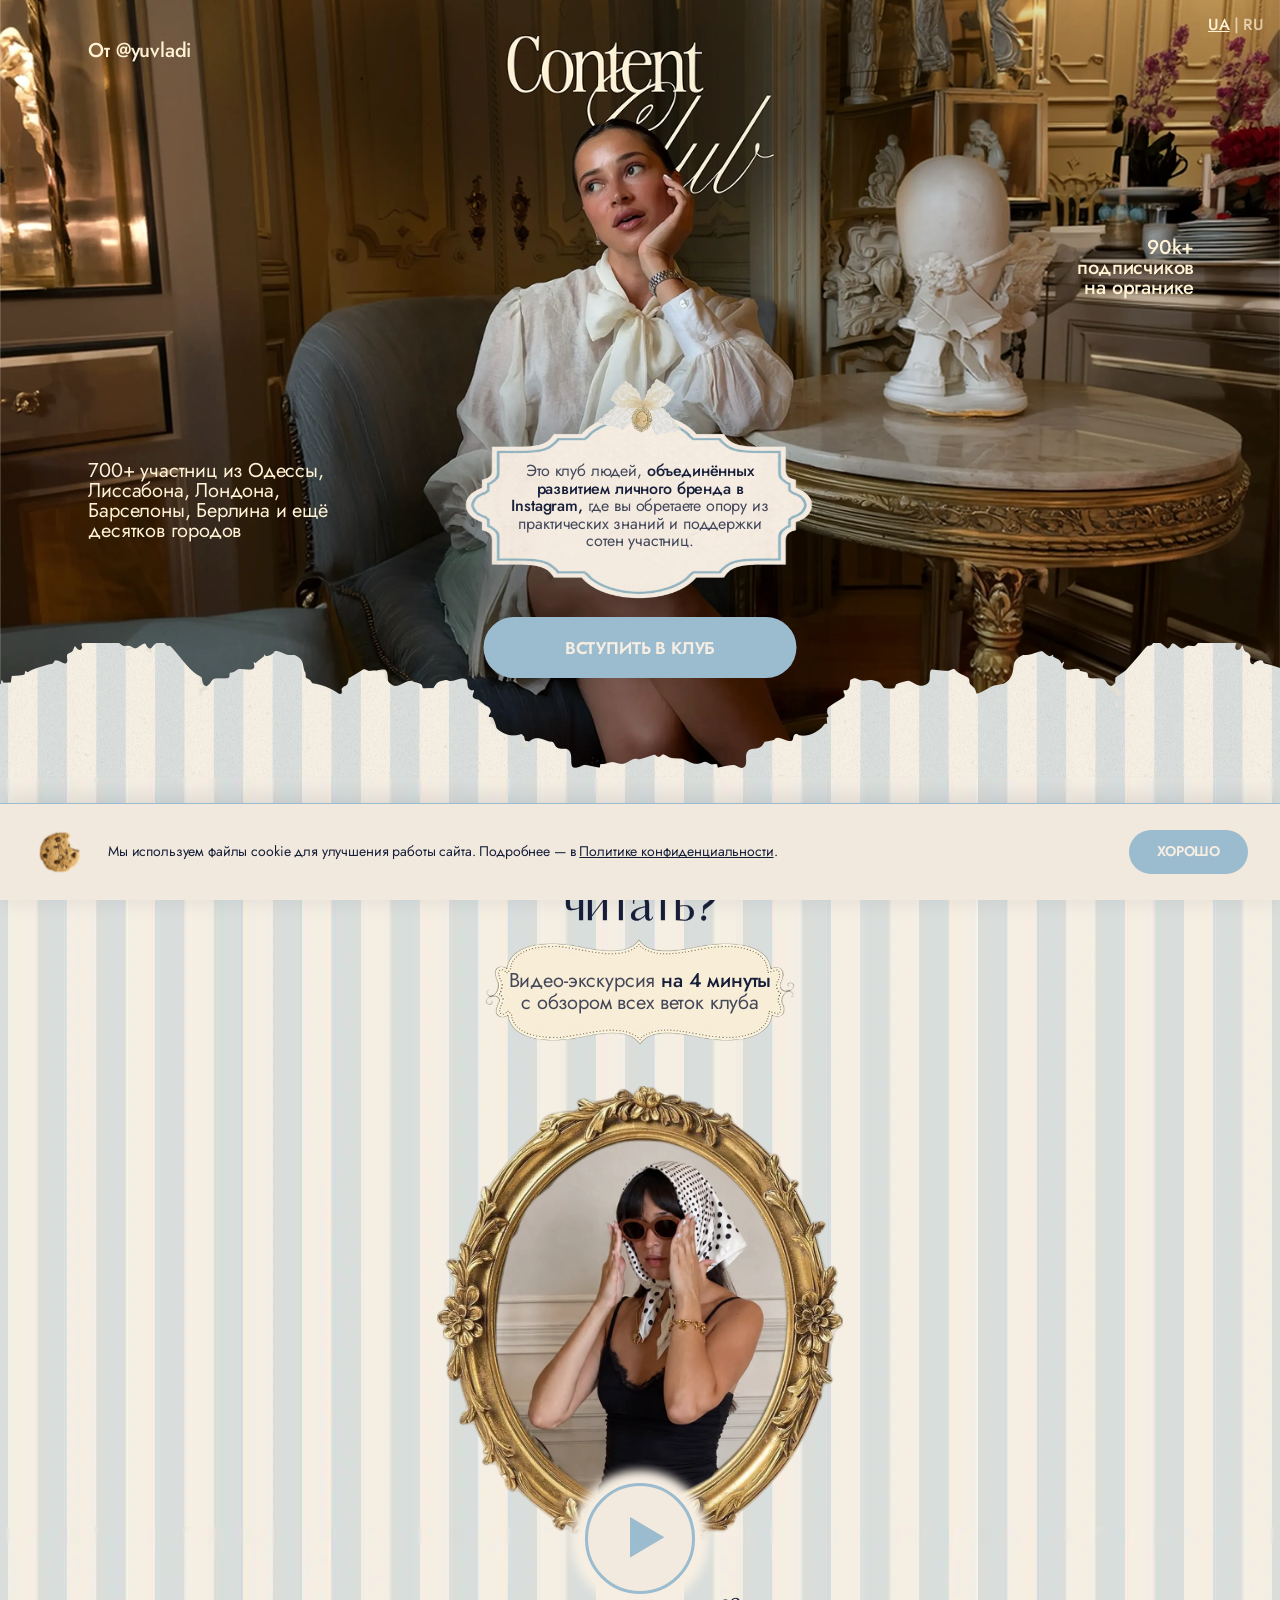
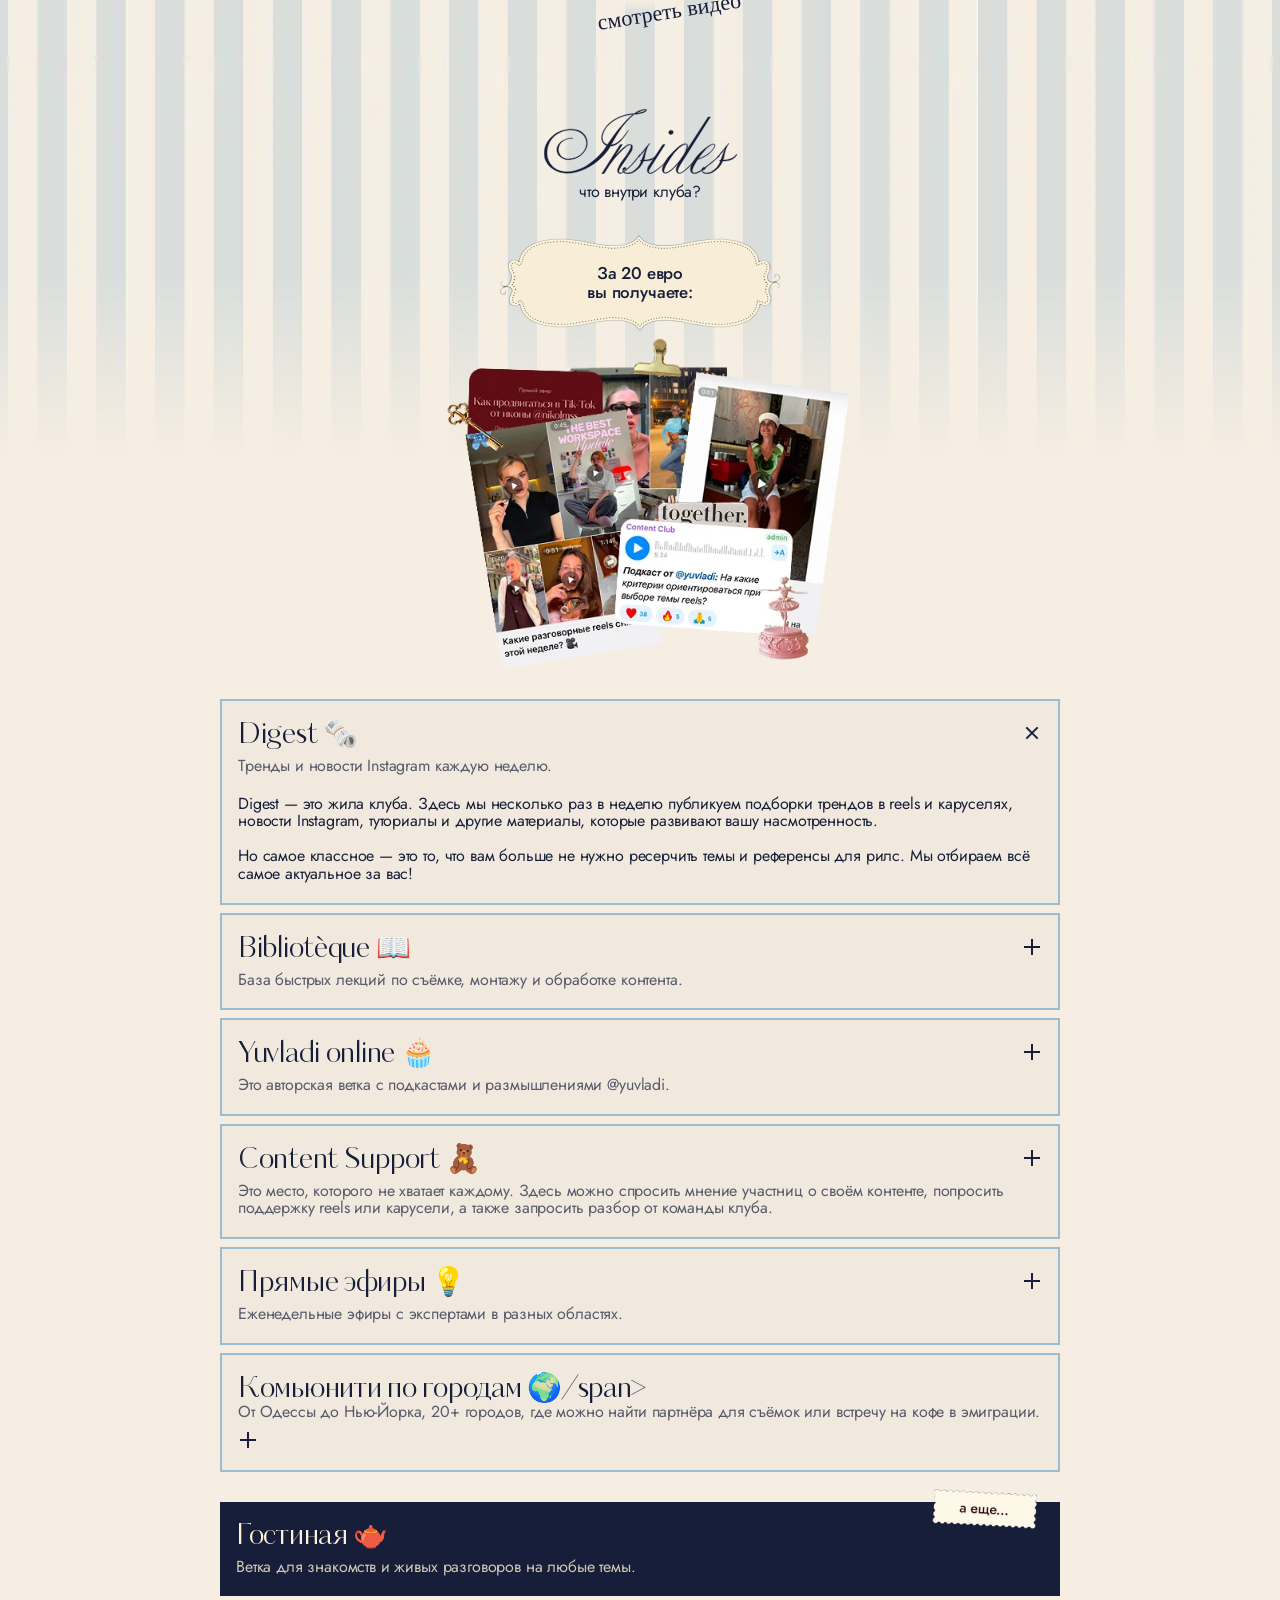
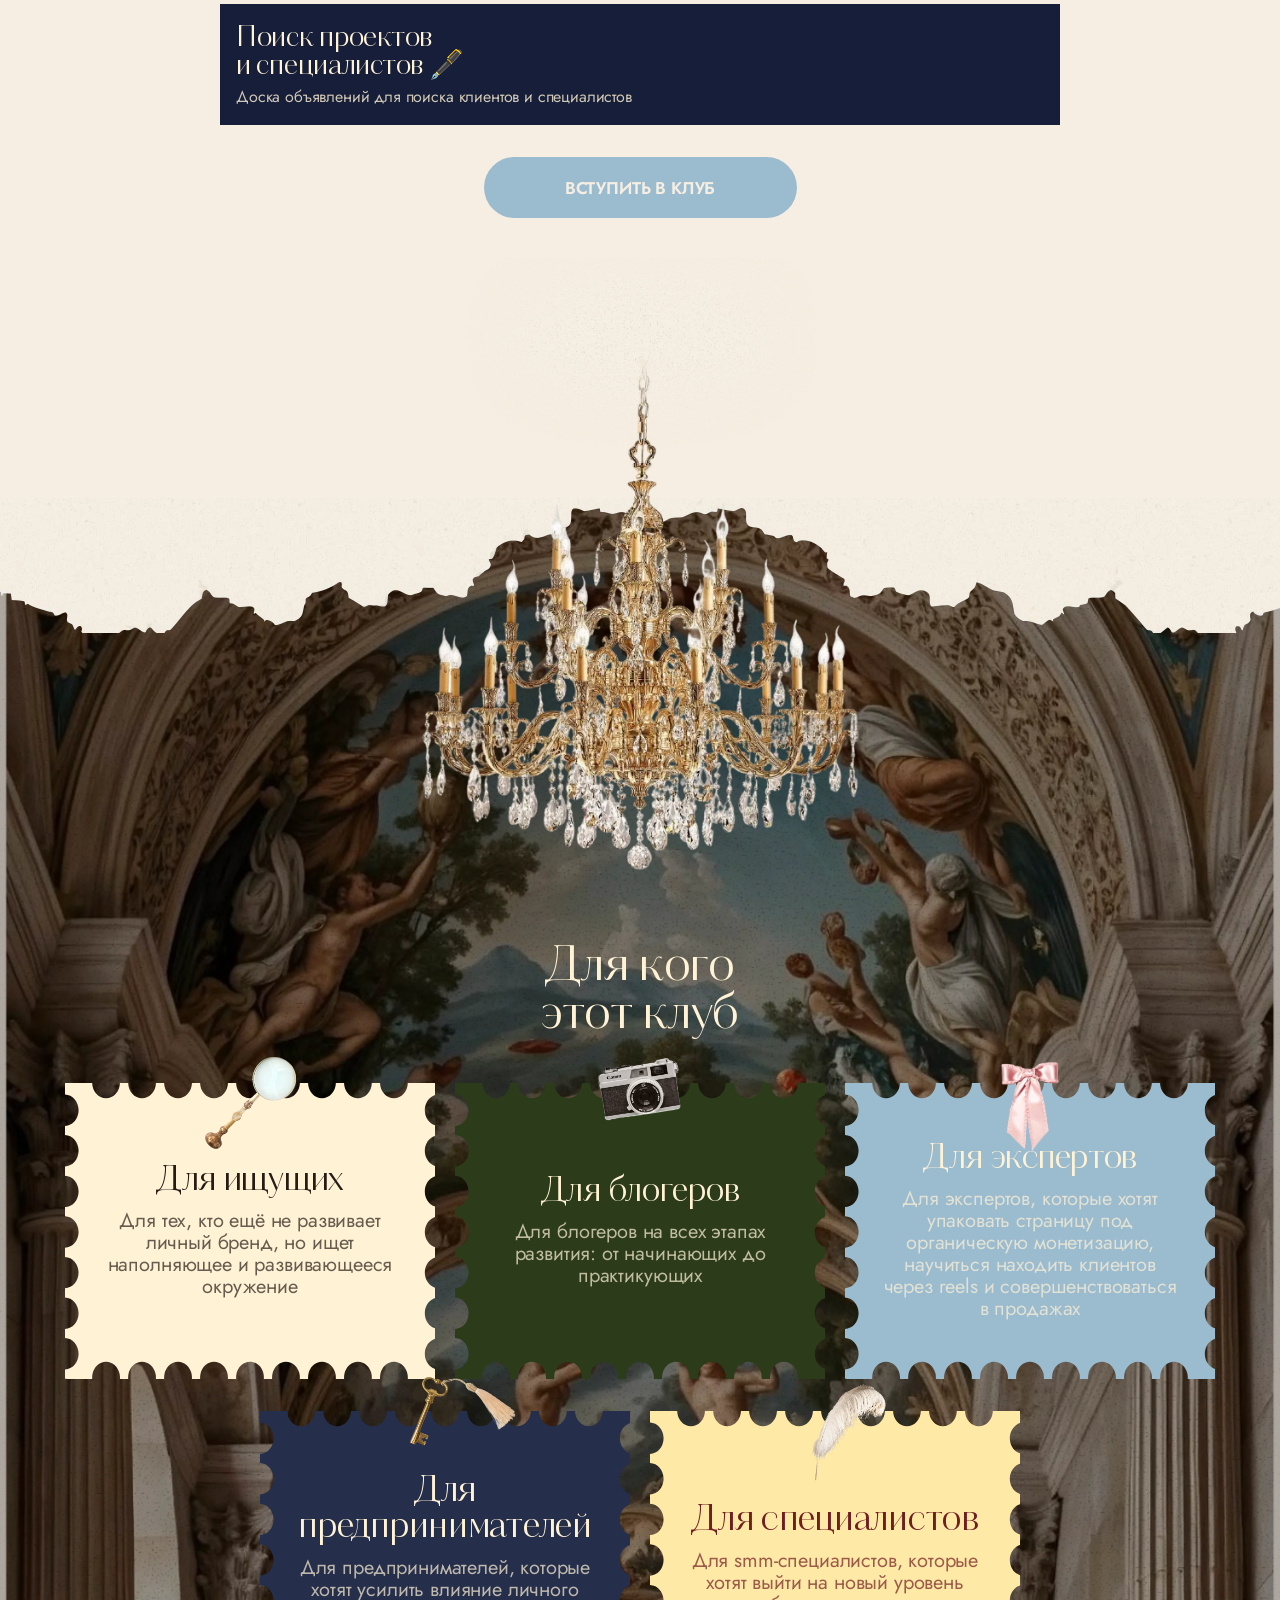
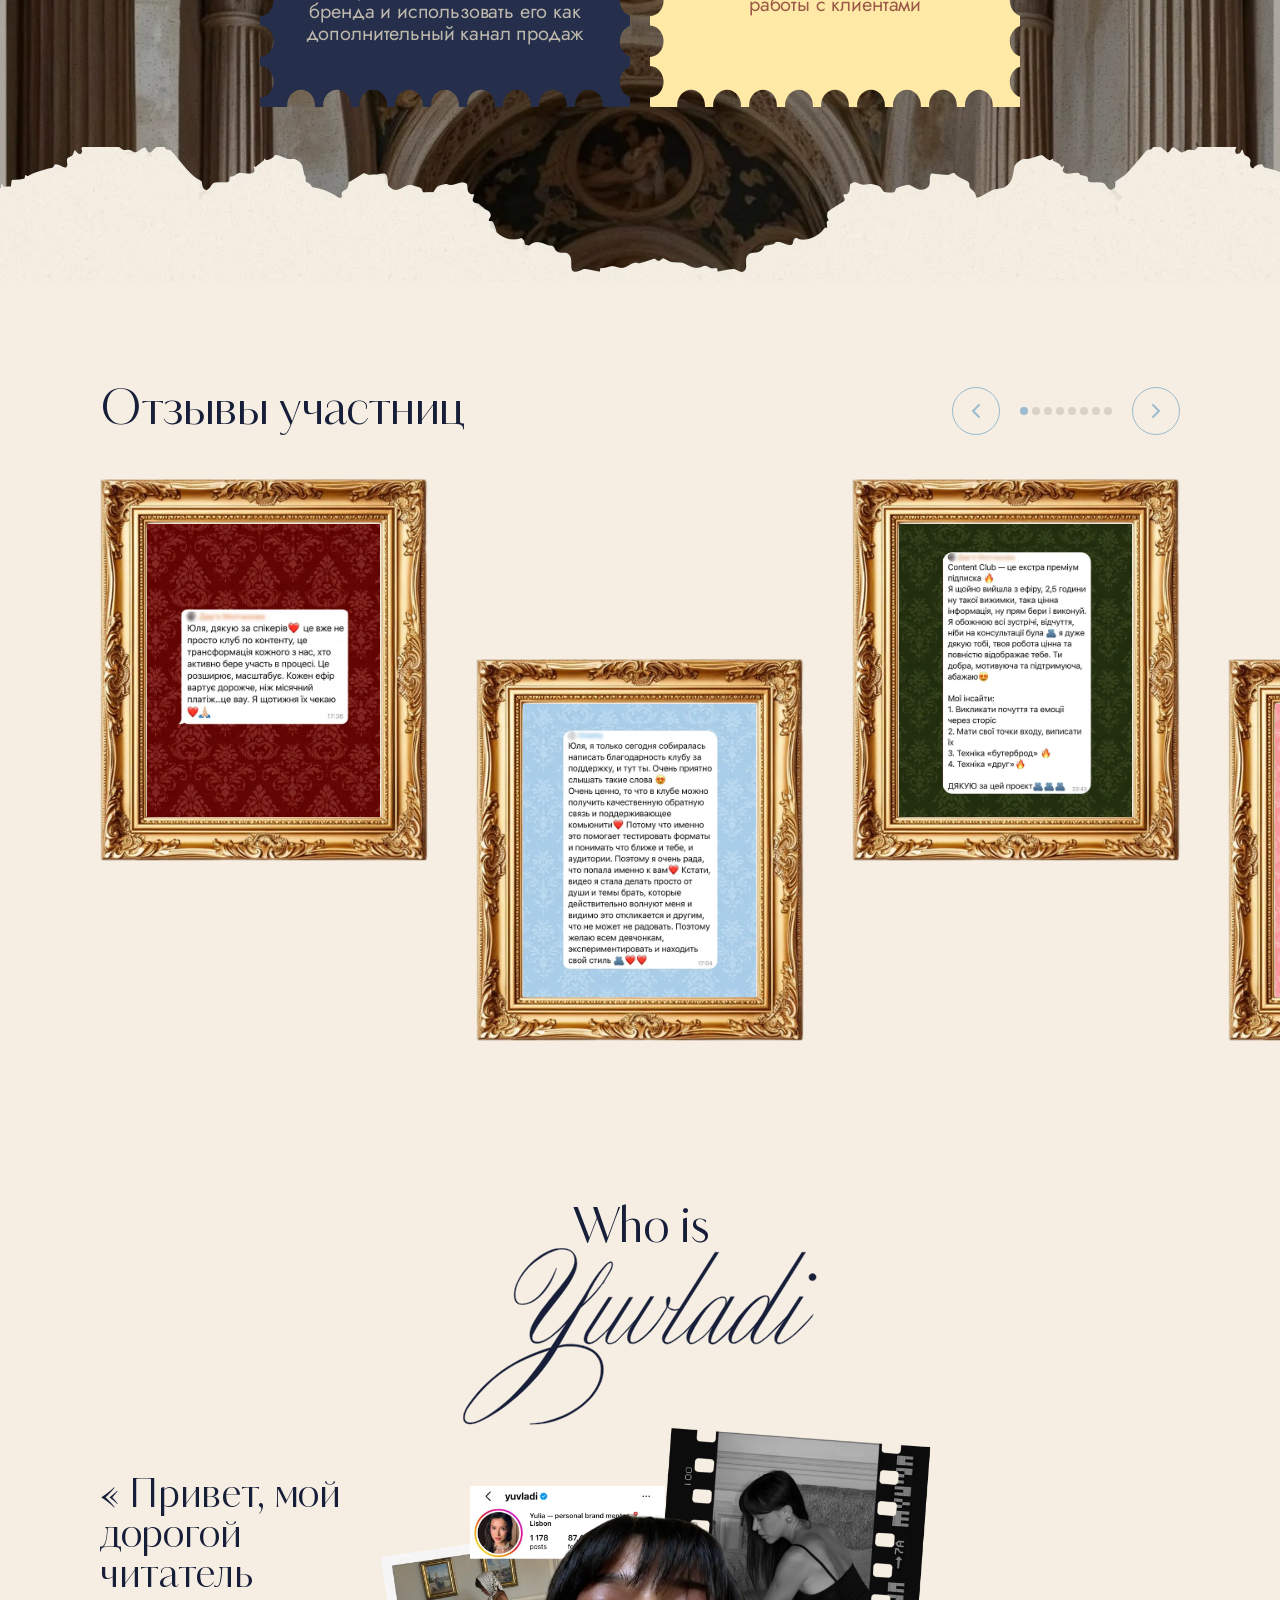
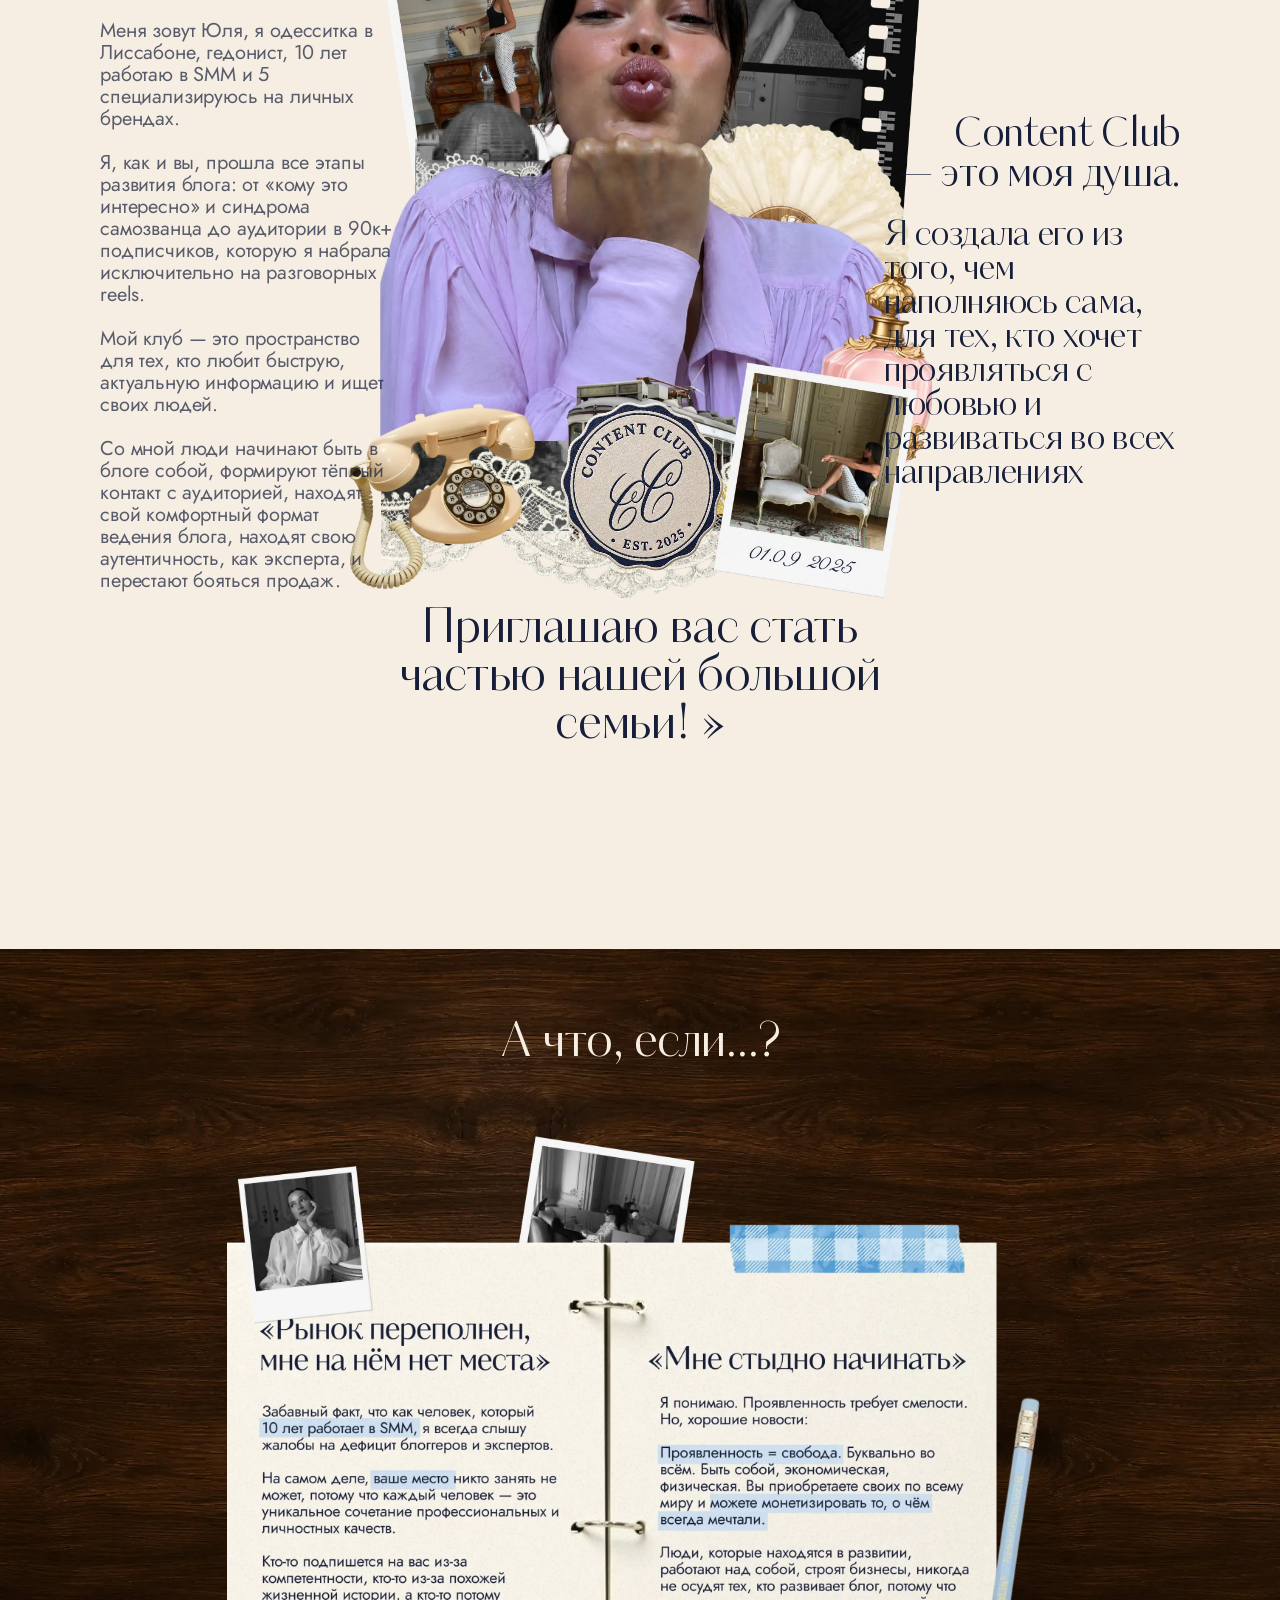
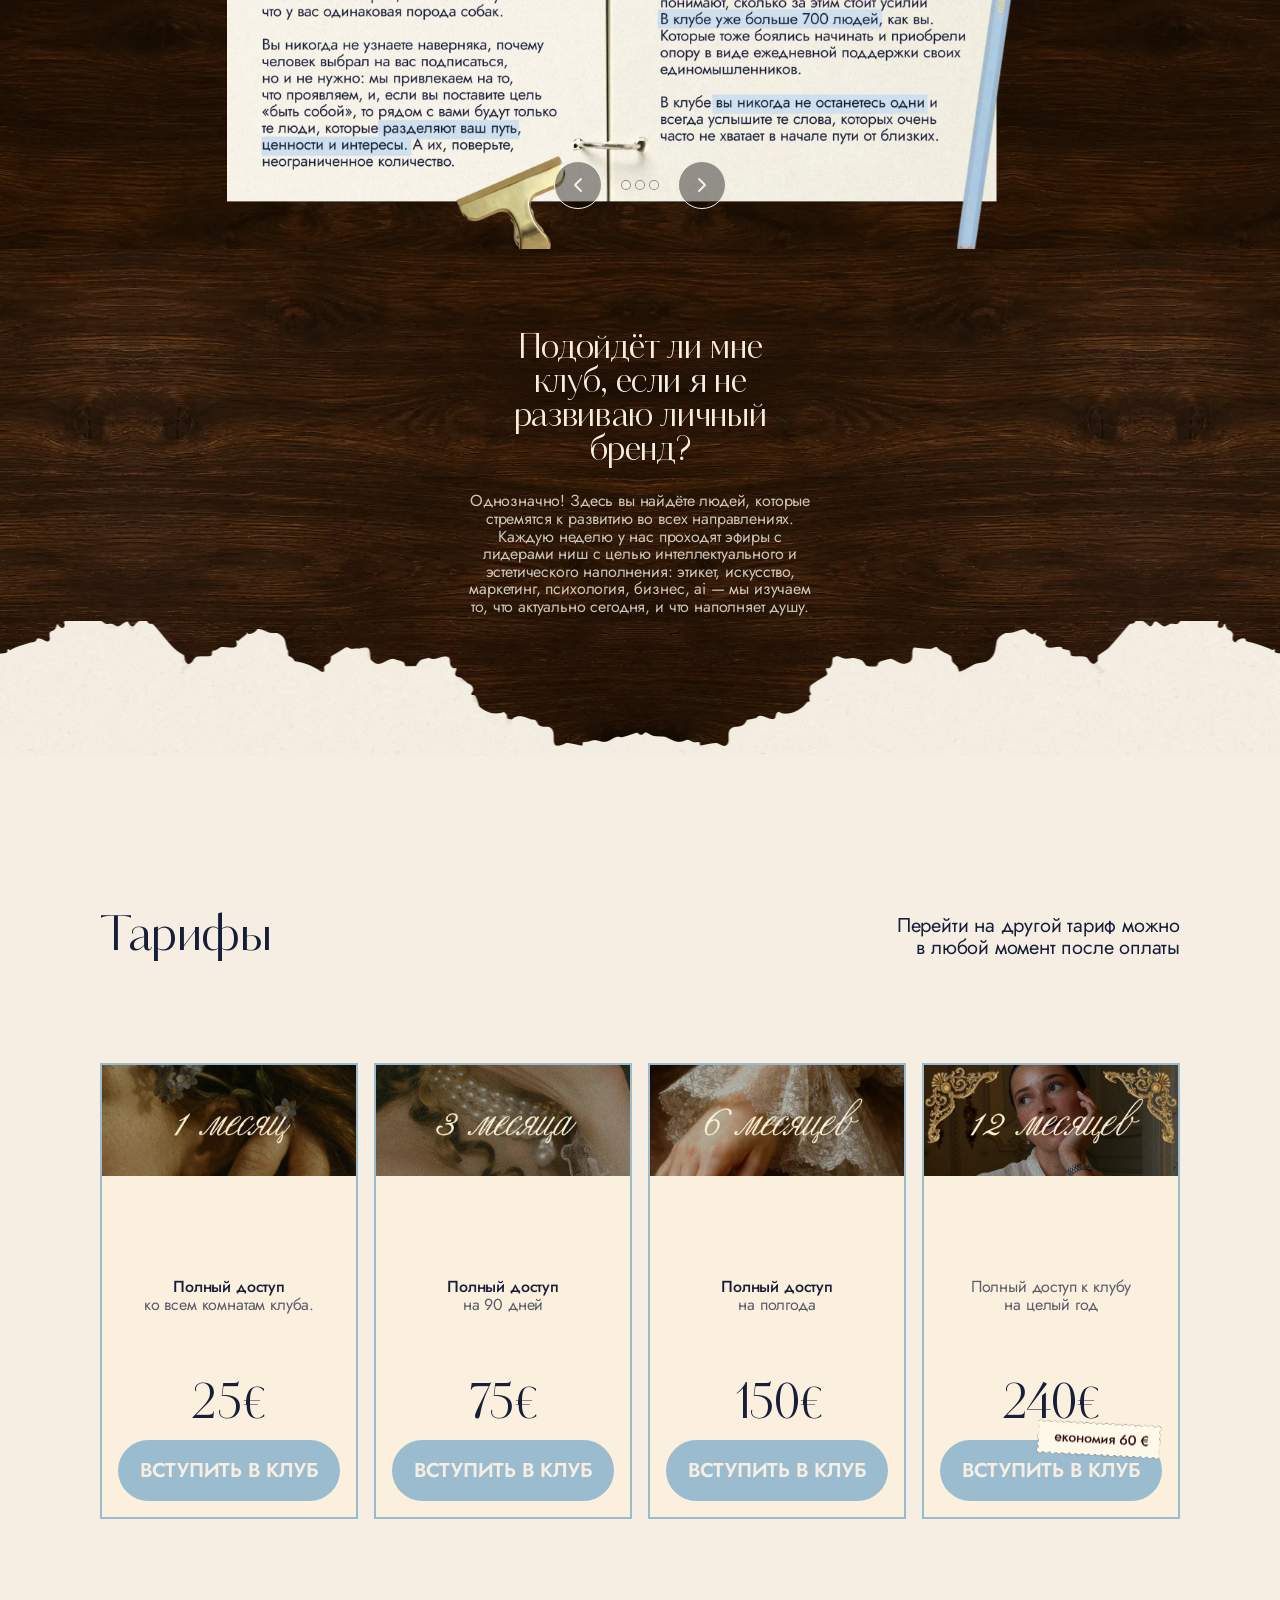
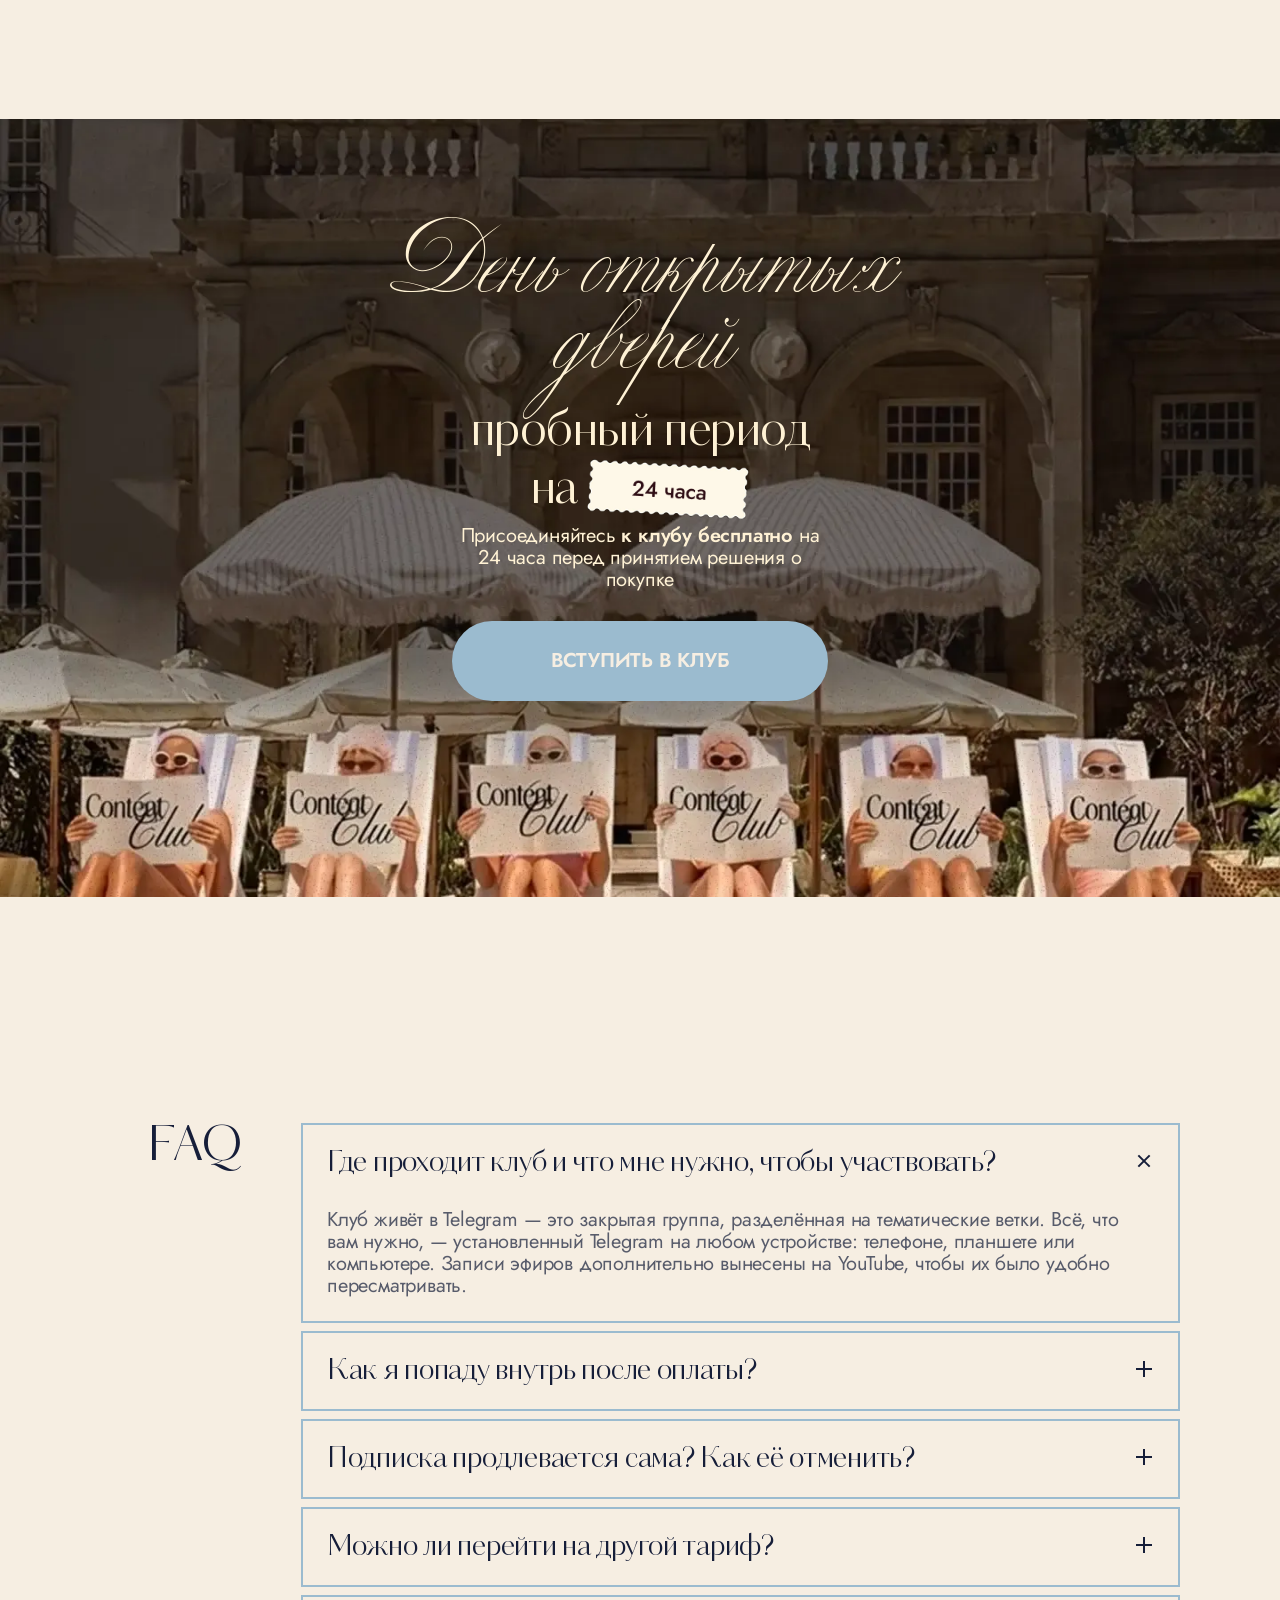
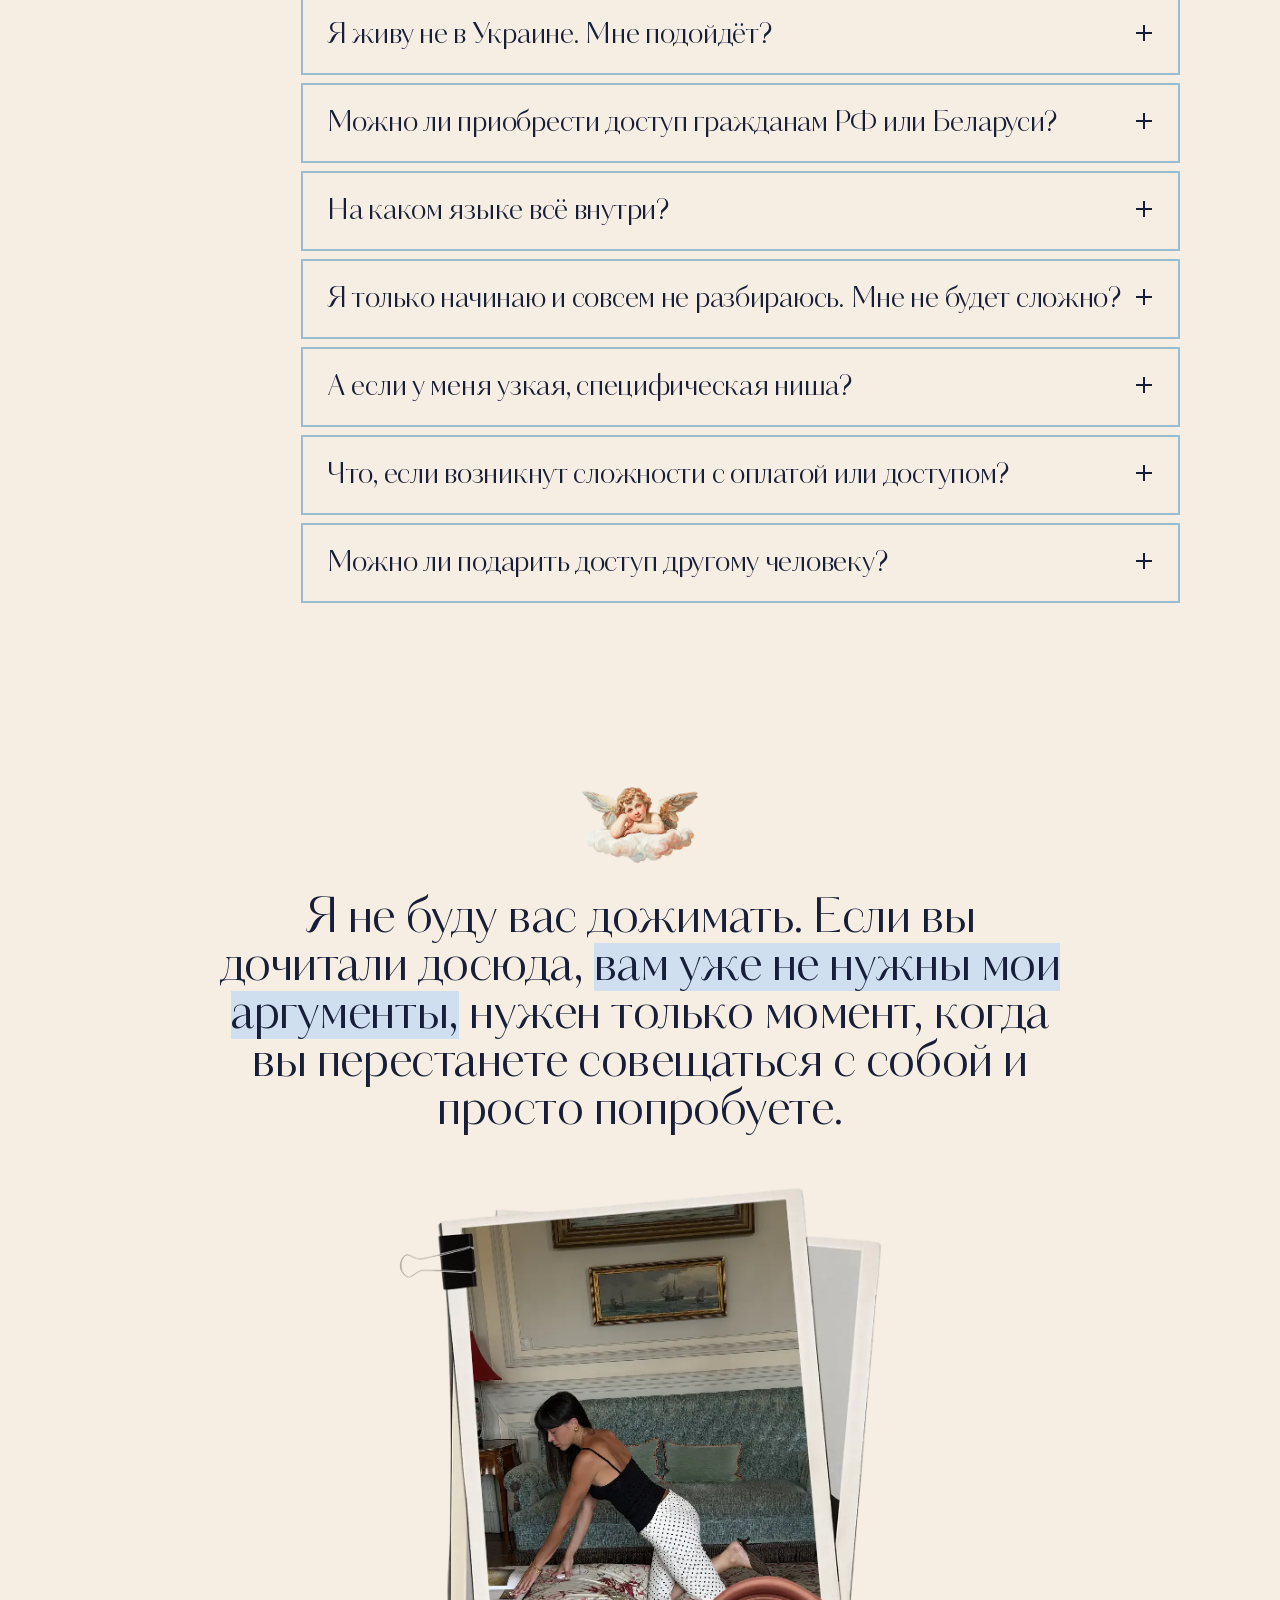
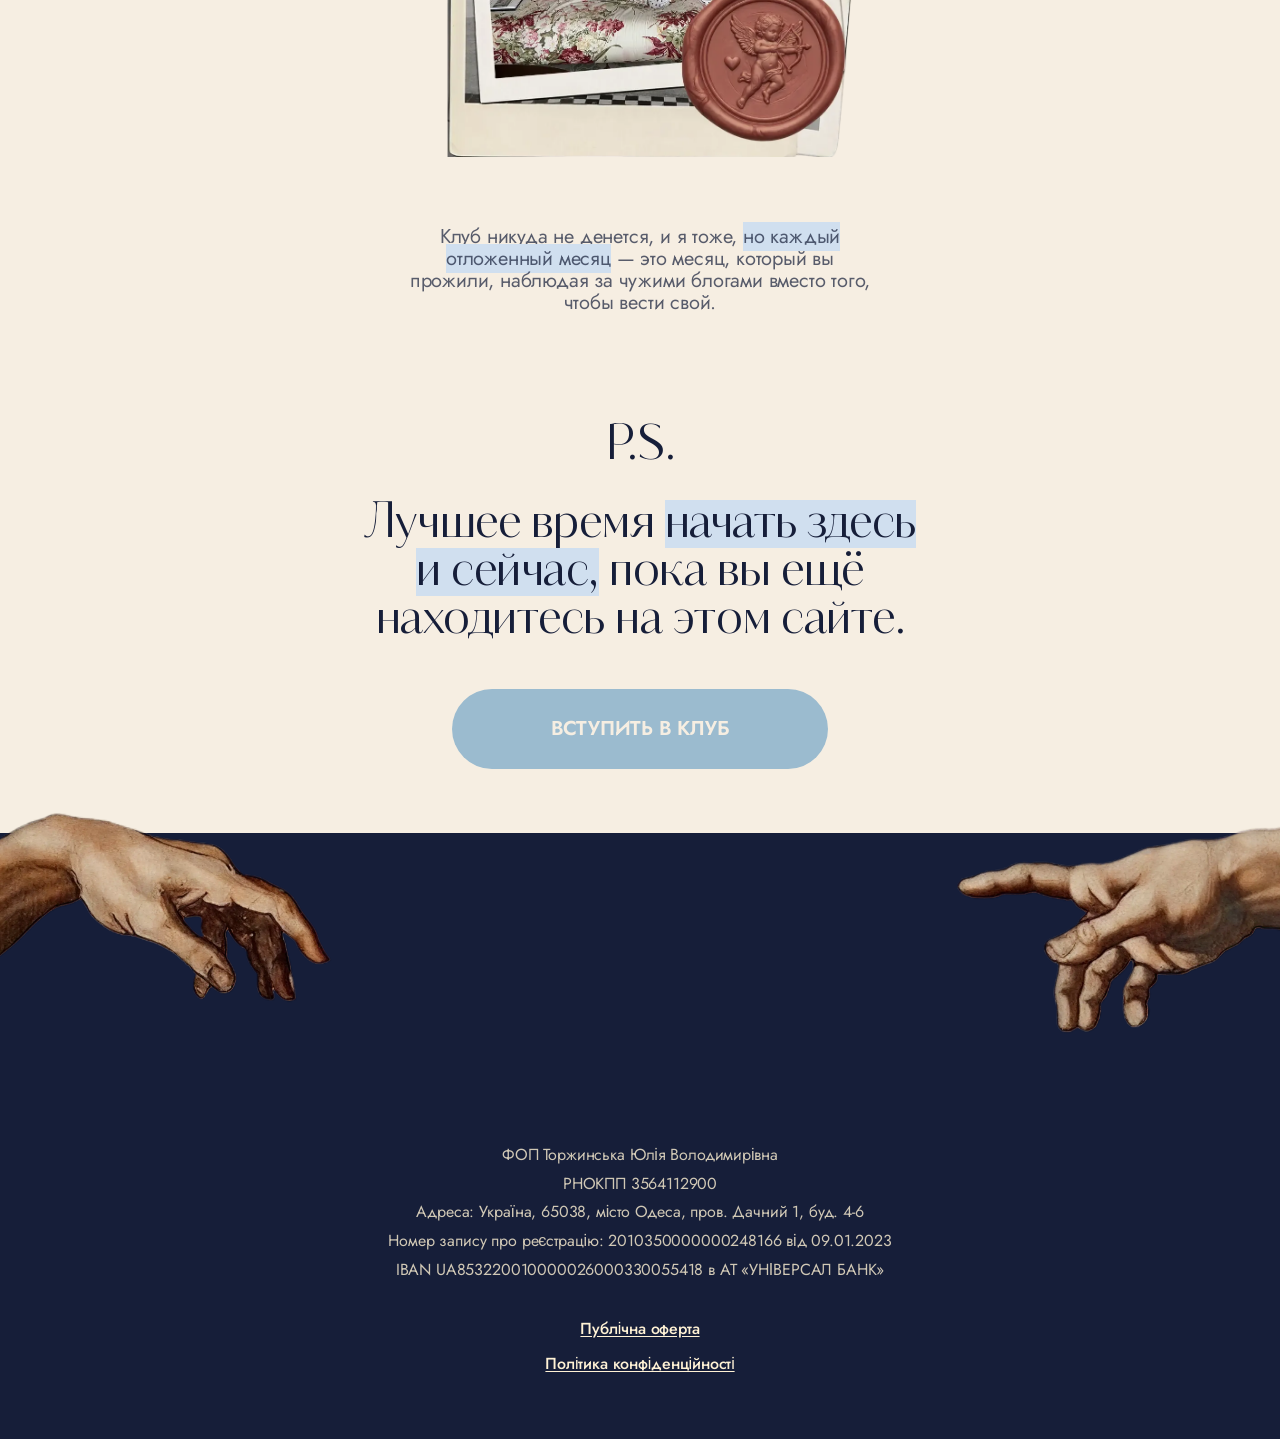
<file: index-a.html>
<!doctype html>
<html lang="ru">
<head>
  <meta charset="UTF-8" />

  <!-- Meta Pixel Code -->
  <script>
  !function(f,b,e,v,n,t,s)
  {if(f.fbq)return;n=f.fbq=function(){n.callMethod?
  n.callMethod.apply(n,arguments):n.queue.push(arguments)};
  if(!f._fbq)f._fbq=n;n.push=n;n.loaded=!0;n.version='2.0';
  n.queue=[];t=b.createElement(e);t.async=!0;
  t.src=v;s=b.getElementsByTagName(e)[0];
  s.parentNode.insertBefore(t,s)}(window, document,'script',
  'https://connect.facebook.net/en_US/fbevents.js');
  fbq('init', '1029980306332056');
  fbq('track', 'PageView');
  </script>
  <noscript><img height="1" width="1" style="display:none"
  src="https://www.facebook.com/tr?id=1029980306332056&ev=PageView&noscript=1"
  /></noscript>
  <!-- End Meta Pixel Code -->

  <!-- Google tag (gtag.js) -->
  <script async src="https://www.googletagmanager.com/gtag/js?id=G-LZFH7NNCCK"></script>
  <script>
    window.dataLayer = window.dataLayer || [];
    function gtag(){dataLayer.push(arguments);}
    gtag('js', new Date());

    gtag('config', 'G-LZFH7NNCCK');
  </script>
  <meta name="viewport" content="width=device-width, initial-scale=1.0" />
  <title>Content Club</title>
  <link rel="icon" type="image/png" href="images/favicon.png" />
  <meta name="description" content="Content Club — закрытое сообщество Instagram-блогерки с 90k+ подписчиков. Практические материалы, разборы и поддержка для роста личного бренда в Instagram. Тарифы от 25€/мес." />
  <link rel="canonical" href="index.html" />
  <link rel="alternate" hreflang="ru" href="index.html" />
  <link rel="alternate" hreflang="uk" href="index-ua.html" />
  <!-- og:image/twitter:image use a relative path — swap in an absolute
       https://... URL (with the production domain) once it's known, since
       Facebook/Twitter's own scrapers don't reliably resolve relative
       image URLs. og:url intentionally omitted for the same reason. -->
  <meta property="og:type" content="website" />
  <meta property="og:site_name" content="Content Club" />
  <meta property="og:locale" content="ru_RU" />
  <meta property="og:title" content="Content Club" />
  <meta property="og:description" content="Content Club — закрытое сообщество Instagram-блогерки с 90k+ подписчиков. Практические материалы, разборы и поддержка для роста личного бренда в Instagram. Тарифы от 25€/мес." />
  <meta property="og:image" content="images/фон Юля.webp" />
  <meta name="twitter:card" content="summary_large_image" />
  <meta name="twitter:title" content="Content Club" />
  <meta name="twitter:description" content="Content Club — закрытое сообщество Instagram-блогерки с 90k+ подписчиков. Практические материалы, разборы и поддержка для роста личного бренда в Instagram. Тарифы от 25€/мес." />
  <meta name="twitter:image" content="images/фон Юля.webp" />
  <link rel="preconnect" href="https://fonts.googleapis.com" />
  <link rel="preconnect" href="https://fonts.gstatic.com" crossorigin />
  <link href="https://fonts.googleapis.com/css2?family=Jost:wght@400;500;600&family=Parisienne&display=swap" rel="stylesheet" />
  <link rel="stylesheet" href="KudryashevHeadline-Sans/style.css" />
  <link rel="stylesheet" href="Classica Two/style.css" />
  <link rel="stylesheet" href="css/variables.css" />
  <link rel="stylesheet" href="css/base.css" />
  <link rel="stylesheet" href="css/components/button.css" />
  <link rel="stylesheet" href="css/components/hero.css" />
  <link rel="stylesheet" href="css/components/video-teaser.css" />
  <link rel="stylesheet" href="css/components/video-modal.css" />
  <link rel="stylesheet" href="css/components/tariff-modal.css" />
  <link rel="stylesheet" href="css/components/accordion.css" />
  <link rel="stylesheet" href="css/components/club-contents.css" />
  <link rel="stylesheet" href="css/components/audience-fit.css" />
  <link rel="stylesheet" href="css/components/testimonials.css" />
  <link rel="stylesheet" href="css/components/founder-intro.css" />
  <link rel="stylesheet" href="css/components/what-if.css" />
  <link rel="stylesheet" href="css/components/objections.css" />
  <link rel="stylesheet" href="css/components/keyhole-bonus.css" />
  <link rel="stylesheet" href="css/components/pricing.css" />
  <link rel="stylesheet" href="css/components/faq.css" />
  <link rel="stylesheet" href="css/components/closing-cta.css" />
  <link rel="stylesheet" href="css/components/footer.css" />
  <link rel="stylesheet" href="css/components/cookie-banner.css" />
</head>
<body>
  <header class="visually-hidden"><h1>Content Club</h1></header>

  <section class="hero" aria-label="Приветствие">
    <picture>
      <source media="(max-width: 767.98px)" srcset="images/hero-bg-mobile.png" />
      <img loading="eager" class="hero__bg" src="images/фон Юля.webp" alt="Основательница Content Club в винтажном интерьере с золотой лепниной" />
    </picture>
    <nav class="hero__lang-switch" aria-label="Выбор языка">
      <a href="index-ua-a.html">UA</a>
      <span class="hero__lang-switch-current" aria-current="page">| RU</span>
    </nav>

    <p class="hero__eyebrow">От @yuvladi</p>
    <p class="hero__followers">90k+ подписчиков<br />на органике</p>

    <div class="hero__decor-circle hero__decor-circle--1" aria-hidden="true"></div>
    <div class="hero__decor-circle hero__decor-circle--2" aria-hidden="true"></div>

    <div class="hero__stack">
      <div class="hero__collage">
        <div class="hero__card">
          <img loading="eager" class="hero__photo hero__photo--tag" src="images/hero-photo-1.webp" alt="" />
          <p class="hero__description">
            Это клуб людей, <strong>объединённых развитием личного бренда в Instagram,</strong> где вы обретаете опору из практических знаний и поддержки сотен участниц.
          </p>
        </div>
        <img loading="eager" class="hero__photo hero__photo--pin" src="images/hero-photo-2.webp" alt="" />
      </div>

      <a class="btn-cta hero__cta" href="#pricing">Вступить в клуб</a>
    </div>

    <p class="hero__social-proof">700+ участниц из Одессы, Лиссабона, Лондона, Барселоны, Берлина и ещё десятков городов</p>

    <img loading="eager" class="hero__torn-edge" src="images/край 1.webp" alt="" />
  </section>

  <section class="video-teaser" aria-label="Видео-экскурсия по клубу">
    <div class="video-teaser__bg" aria-hidden="true"></div>

    <div class="video-teaser__stack">
      <div class="video-teaser__content">
        <h2 class="video-teaser__heading">Не хотите<br />читать?</h2>
        <div class="video-teaser__description-wrap">
          <img loading="eager" class="video-teaser__description-badge" src="images/image 63345919.png" alt="" aria-hidden="true" />
          <p class="video-teaser__description">Видео-экскурсия <strong>на 4 минуты</strong> с обзором всех веток клуба</p>
        </div>
      </div>

      <button class="video-teaser__watch" type="button">
        <img loading="eager" class="video-teaser__photo" src="images/photo.webp" alt="" />
        <img loading="eager" class="video-teaser__frame" src="images/photo-frame-mask.webp" alt="" />
        <span class="video-teaser__play-glow" aria-hidden="true"></span>
        <span class="video-teaser__play-circle" aria-hidden="true"></span>
        <span class="video-teaser__play-triangle" aria-hidden="true"></span>
        <span class="video-teaser__caption"><span class="video-teaser__caption-text">смотреть видео</span></span>
      </button>
    </div>
  </section>

  <section class="club-contents" aria-label="Что внутри клуба">
    <div class="club-contents__bg" aria-hidden="true"></div>

    <div class="club-contents__intro">
      <img loading="eager" class="club-contents__icon" src="images/icon-whats-inside.svg" alt="Insides" />
      <p class="club-contents__icon-caption">что внутри клуба?</p>
    </div>

    <div class="club-contents__offer-wrap">
      <img loading="eager" class="club-contents__offer-badge" src="images/image 63345919.png" alt="" aria-hidden="true" />
      <p class="club-contents__offer">За 20 евро<br />вы получаете:</p>
    </div>

    <div class="club-contents__list">
      <img loading="eager" class="club-contents__photo-collage" src="images/Frame 1484578932.webp" alt="Коллаж из фото участниц клуба" />

      <div class="accordion-group">
        <details class="accordion-item" name="room-accordion" open>
          <summary class="accordion-item__summary">
            <span class="accordion-item__heading">
              <span class="accordion-item__title">Digest 🗞️</span>
              <p class="accordion-item__subtitle">Tренды и новости Instagram каждую неделю.</p>
            </span>
            <span class="accordion-item__icon" aria-hidden="true"></span>
          </summary>
          <div class="accordion-item__body">
            <p class="accordion-item__description">Digest — это жила клуба. Здесь мы несколько раз в неделю публикуем подборки трендов в reels и каруселях, новости Instagram, туториалы и другие материалы, которые развивают вашу насмотренность.

Но самое классное — это то, что вам больше не нужно ресерчить темы и референсы для рилс. Мы отбираем всё самое актуальное за вас!</p>
          </div>
        </details>

        <details class="accordion-item" name="room-accordion">
          <summary class="accordion-item__summary">
            <span class="accordion-item__heading">
              <span class="accordion-item__title">Bibliotèque 📖</span>
              <p class="accordion-item__subtitle">База быстрых лекций по съёмке, монтажу и обработке контента.</p>
            </span>
            <span class="accordion-item__icon" aria-hidden="true"></span>
          </summary>
          <div class="accordion-item__body">
            <p class="accordion-item__description">От «как раз и навсегда зафиксировать экспозицию», до «как расти с помощью сезонного контента» и «как упаковать страницу эксперта».</p>
          </div>
        </details>

        <details class="accordion-item" name="room-accordion">
          <summary class="accordion-item__summary">
            <span class="accordion-item__heading">
              <span class="accordion-item__title">Yuvladi online 🧁</span>
              <p class="accordion-item__subtitle">Это авторская ветка c подкастами и размышлениями @yuvladi.</p>
            </span>
            <span class="accordion-item__icon" aria-hidden="true"></span>
          </summary>
          <div class="accordion-item__body">
            <p class="accordion-item__description">Это буквально то, что происходит в голове Юли: чем она вдохновляется, о чём общается с клиентами и инфлюенсерами, как экспериментирует с контентом и продвижением. Инсайды и честное мнение эксперта с 10-летним опытом в SMM.</p>
          </div>
        </details>

        <details class="accordion-item" name="room-accordion">
          <summary class="accordion-item__summary">
            <span class="accordion-item__heading">
              <span class="accordion-item__title">Content Support 🧸</span>
              <p class="accordion-item__subtitle">Это место, которого не хватает каждому. Здесь можно спросить мнение участниц о своём контенте, попросить поддержку reels или карусели, а также запросить разбор от команды клуба.</p>
            </span>
            <span class="accordion-item__icon" aria-hidden="true"></span>
          </summary>
          <div class="accordion-item__body">
            <p class="accordion-item__description">В любое время вы можете задать вопрос или опубликовать свой контент и получить честный, тёплый разбор от команды и от участниц. Content Support — это жемчужина клуба, потому что именно контакт с людьми, поддержка и свежий взгляд помогают расти семимильными шагами.</p>
          </div>
        </details>

        <details class="accordion-item" name="room-accordion">
          <summary class="accordion-item__summary">
            <span class="accordion-item__heading">
              <span class="accordion-item__title">Прямые эфиры 💡</span>
              <p class="accordion-item__subtitle">Еженедельные эфиры с экспертами в разных областях.</p>
            </span>
            <span class="accordion-item__icon" aria-hidden="true"></span>
          </summary>
          <div class="accordion-item__body">
            <p class="accordion-item__description">Каждую неделю мы встречаемся online с приглашёнными экспертами и разбираем темы, сопутствующие развитию личного бренда. Маркетинг, психология, этикет, искусство, мода — мы наполняемся во всех направлениях от лидеров ниш. Все эфиры сохраняются в записях клуба.</p>
          </div>
        </details>

        <details class="accordion-item" name="room-accordion">
          <summary class="accordion-item__summary">
            <span class="accordion-item__heading">
              <span class="accordion-item__title">Комьюнити по городам 🌍/span>
              <p class="accordion-item__subtitle">От Одессы до Нью-Йорка, 20+ городов, где можно найти партнёра для съёмок или встречу на кофе в эмиграции.</p>
            </span>
            <span class="accordion-item__icon" aria-hidden="true"></span>
          </summary>
          <div class="accordion-item__body">
            <p class="accordion-item__description">Киев, Одесса, Барселона, Дубай, Париж, Берлин, Варшава, Лондон, Нью-Йорк, Бали, Вена, Бухарест, Милан, Кипр и другие города для живого нетворкинга.</p>
          </div>
        </details>
      </div>

      <div class="club-cards">
        <div class="club-card">
          <img loading="eager" class="club-card__sticker" src="images/content-group.webp" alt="" aria-hidden="true" />
          <h3 class="club-card__title">Гостиная 🫖</h3>
          <p class="club-card__description">Ветка для знакомств и живых разговоров на любые темы.</p>
        </div>

        <div class="club-card">
          <h3 class="club-card__title">Поиск проектов<br />и специалистов 🖋️</h3>
          <p class="club-card__description">Доска объявлений для поиска клиентов и специалистов</p>
        </div>
      </div>
    </div>

    <a class="btn-cta club-contents__cta" href="#pricing">Вступить в клуб</a>
  </section>

  <section class="audience-fit" aria-label="Для кого этот клуб">
    <div class="audience-fit__pin">
      <div class="audience-fit__photo-wrap">
        <img loading="eager" class="audience-fit__torn-edge audience-fit__torn-edge--top" src="images/край 2.webp" alt="" aria-hidden="true" />
        <img loading="eager" class="audience-fit__bg" src="images/decorative-blur-background-1.webp" alt="" aria-hidden="true" />
        <img loading="eager" class="audience-fit__torn-edge audience-fit__torn-edge--bottom" src="images/край 2.webp" alt="" aria-hidden="true" />
      </div>
      <img loading="eager" class="audience-fit__chandelier" src="images/Group 21.webp" alt="" />
      <h2 class="audience-fit__heading">Для кого<br />этот клуб</h2>
    </div>

    <div class="audience-fit__stack">
      <article class="audience-card audience-card--seekers">
        <img loading="eager" class="audience-card__shape" src="images/card-shape-seekers.svg" alt="" aria-hidden="true" />
        <img loading="eager" class="audience-card__icon" src="images/audience-icon-seekers.webp" alt="" />
        <h3 class="audience-card__title">Для ищущих</h3>
        <p class="audience-card__text">Для тех, кто ещё не развивает личный бренд, но ищет наполняющее и развивающееся окружение</p>
      </article>

      <article class="audience-card audience-card--bloggers">
        <img loading="eager" class="audience-card__shape" src="images/card-shape-bloggers.svg" alt="" aria-hidden="true" />
        <img loading="eager" class="audience-card__icon" src="images/audience-icon-bloggers.webp" alt="" />
        <h3 class="audience-card__title">Для блогеров</h3>
        <p class="audience-card__text">Для блогеров на всех этапах развития: от начинающих до практикующих</p>
      </article>

      <article class="audience-card audience-card--experts">
        <img loading="eager" class="audience-card__shape" src="images/card-shape-experts.svg" alt="" aria-hidden="true" />
        <img loading="eager" class="audience-card__icon" src="images/audience-icon-experts.webp" alt="" />
        <h3 class="audience-card__title">Для экспертов</h3>
        <p class="audience-card__text">Для экспертов, которые хотят упаковать страницу под органическую монетизацию, научиться находить клиентов через reels и совершенствоваться в продажах</p>
      </article>

      <article class="audience-card audience-card--entrepreneurs">
        <img loading="eager" class="audience-card__shape" src="images/card-shape-entrepreneurs.svg" alt="" aria-hidden="true" />
        <img loading="eager" class="audience-card__icon" src="images/audience-icon-entrepreneurs.webp" alt="" />
        <h3 class="audience-card__title">Для предпринимателей</h3>
        <p class="audience-card__text">Для предпринимателей, которые хотят усилить влияние личного бренда и использовать его как дополнительный канал продаж</p>
      </article>

      <article class="audience-card audience-card--specialists">
        <img loading="eager" class="audience-card__shape" src="images/card-shape-specialists.svg" alt="" aria-hidden="true" />
        <img loading="eager" class="audience-card__icon" src="images/audience-icon-specialists.webp" alt="" />
        <h3 class="audience-card__title">Для специалистов</h3>
        <p class="audience-card__text">Для smm-специалистов, которые хотят выйти на новый уровень работы с клиентами</p>
      </article>
    </div>
  </section>

  <section class="testimonials" aria-label="Отзывы участниц">
    <h2 class="testimonials__heading">Отзывы участниц</h2>

    <div class="testimonials__viewport">
      <!-- Mobile/tablet: one fixed golden frame; only the photo underneath
           slides between testimonials (js/testimonials.js). Desktop uses
           the separate multi-item strip below instead, since it shows
           several framed testimonials at once. -->
      <div class="testimonials__stage">
        <div class="testimonials__stage-window">
          <img loading="eager" class="testimonials__stage-photo" src="images/отзыв 1.webp" alt="Скриншот отзыва участницы клуба 1" />
          <img loading="eager" class="testimonials__stage-photo" src="images/отзыв 2.webp" alt="Скриншот отзыва участницы клуба 2" />
          <img loading="eager" class="testimonials__stage-photo" src="images/отзыв 3.webp" alt="Скриншот отзыва участницы клуба 3" />
          <img loading="eager" class="testimonials__stage-photo" src="images/отзыв 4.webp" alt="Скриншот отзыва участницы клуба 4" />
          <img loading="eager" class="testimonials__stage-photo" src="images/отзыв 5.webp" alt="Скриншот отзыва участницы клуба 5" />
          <img loading="eager" class="testimonials__stage-photo" src="images/отзыв 6.webp" alt="Скриншот отзыва участницы клуба 6" />
          <img loading="eager" class="testimonials__stage-photo" src="images/отзыв 7.webp" alt="Скриншот отзыва участницы клуба 7" />
          <img loading="eager" class="testimonials__stage-photo" src="images/отзыв 8.webp" alt="Скриншот отзыва участницы клуба 8" />
        </div>
        <img loading="eager" class="testimonials__stage-frame" src="images/рамка.webp" alt="" aria-hidden="true" />
      </div>

      <ul class="testimonials__track">
        <li class="testimonials__item">
          <img loading="eager" class="testimonials__frame" src="images/рамка.webp" alt="" aria-hidden="true" />
          <img loading="eager" class="testimonials__photo" src="images/отзыв 1.webp" alt="Скриншот отзыва участницы клуба" />
        </li>
        <li class="testimonials__item">
          <img loading="eager" class="testimonials__frame" src="images/рамка.webp" alt="" aria-hidden="true" />
          <img loading="eager" class="testimonials__photo" src="images/отзыв 2.webp" alt="Скриншот отзыва участницы клуба" />
        </li>
        <li class="testimonials__item">
          <img loading="eager" class="testimonials__frame" src="images/рамка.webp" alt="" aria-hidden="true" />
          <img loading="eager" class="testimonials__photo" src="images/отзыв 3.webp" alt="Скриншот отзыва участницы клуба" />
        </li>
        <li class="testimonials__item">
          <img loading="eager" class="testimonials__frame" src="images/рамка.webp" alt="" aria-hidden="true" />
          <img loading="eager" class="testimonials__photo" src="images/отзыв 4.webp" alt="Скриншот отзыва участницы клуба" />
        </li>
        <li class="testimonials__item">
          <img loading="eager" class="testimonials__frame" src="images/рамка.webp" alt="" aria-hidden="true" />
          <img loading="eager" class="testimonials__photo" src="images/отзыв 5.webp" alt="Скриншот отзыва участницы клуба" />
        </li>
        <li class="testimonials__item">
          <img loading="eager" class="testimonials__frame" src="images/рамка.webp" alt="" aria-hidden="true" />
          <img loading="eager" class="testimonials__photo" src="images/отзыв 6.webp" alt="Скриншот отзыва участницы клуба" />
        </li>
        <li class="testimonials__item">
          <img loading="eager" class="testimonials__frame" src="images/рамка.webp" alt="" aria-hidden="true" />
          <img loading="eager" class="testimonials__photo" src="images/отзыв 7.webp" alt="Скриншот отзыва участницы клуба" />
        </li>
        <li class="testimonials__item">
          <img loading="eager" class="testimonials__frame" src="images/рамка.webp" alt="" aria-hidden="true" />
          <img loading="eager" class="testimonials__photo" src="images/отзыв 8.webp" alt="Скриншот отзыва участницы клуба" />
        </li>
      </ul>
    </div>

    <div class="testimonials__nav">
      <button class="testimonials__arrow testimonials__arrow--prev" type="button" aria-label="Предыдущий отзыв">
        <svg viewBox="0 0 24 24" width="24" height="24" aria-hidden="true"><path d="M15 6l-6 6 6 6" fill="none" stroke="currentColor" stroke-width="2" stroke-linecap="round" stroke-linejoin="round" /></svg>
      </button>
      <div class="testimonials__dots" role="tablist">
        <button class="testimonials__dot is-active" type="button" role="tab" aria-label="Отзыв 1" aria-selected="true"></button>
        <button class="testimonials__dot" type="button" role="tab" aria-label="Отзыв 2" aria-selected="false"></button>
        <button class="testimonials__dot" type="button" role="tab" aria-label="Отзыв 3" aria-selected="false"></button>
        <button class="testimonials__dot" type="button" role="tab" aria-label="Отзыв 4" aria-selected="false"></button>
        <button class="testimonials__dot" type="button" role="tab" aria-label="Отзыв 5" aria-selected="false"></button>
        <button class="testimonials__dot" type="button" role="tab" aria-label="Отзыв 6" aria-selected="false"></button>
        <button class="testimonials__dot" type="button" role="tab" aria-label="Отзыв 7" aria-selected="false"></button>
        <button class="testimonials__dot" type="button" role="tab" aria-label="Отзыв 8" aria-selected="false"></button>
      </div>
      <button class="testimonials__arrow testimonials__arrow--next" type="button" aria-label="Следующий отзыв">
        <svg viewBox="0 0 24 24" width="24" height="24" aria-hidden="true"><path d="M9 6l6 6-6 6" fill="none" stroke="currentColor" stroke-width="2" stroke-linecap="round" stroke-linejoin="round" /></svg>
      </button>
    </div>
  </section>

  <section class="founder-intro" aria-label="Кто такая Юля">
    <p class="founder-intro__eyebrow">Who is</p>
    <img loading="eager" class="founder-intro__logo" src="images/logo-wordmark.svg" alt="Yuvladi" />

    <img loading="eager" class="founder-intro__collage" src="images/founder-bio-photo-collage-alt-draft.webp" alt="Коллаж из личных фотографий Юли: инста-профиль, кадры из будней в Лиссабоне" />

    <div class="founder-intro__letter">
      <div class="founder-intro__paper-wrap">
        <img loading="eager" class="founder-intro__paper" src="images/founder-bio-photo-stack.webp" alt="" aria-hidden="true" />

        <div class="founder-intro__block founder-intro__block--1">
          <p class="founder-intro__quote">&laquo; Привет, мой дорогой читатель</p>
          <div class="founder-intro__paragraph">
            <p>Меня зовут Юля, я одесситка в Лиссабоне, гедонист, 10 лет работаю в SMM и 5 специализируюсь на личных брендах.</p>
            <p>Я, как и вы, прошла все этапы развития блога: от «кому это интересно» и синдрома самозванца до аудитории в 90к+ подписчиков, которую я набрала исключительно на разговорных reels.</p>
            <p>Мой клуб — это пространство для тех, кто любит быструю, актуальную информацию и ищет своих людей.</p>
            <p>Со мной люди начинают быть в блоге собой, формируют тёплый контакт с аудиторией, находят свой комфортный формат ведения блога, находят свою аутентичность, как эксперта, и перестают бояться продаж.</p>
          </div>
        </div>

        <div class="founder-intro__block founder-intro__block--2">
          <p class="founder-intro__heading2">Content Club<br />— это моя душа.</p>
          <p class="founder-intro__paragraph2">Я создала его из того, чем наполняюсь сама, для тех, кто хочет проявляться с любовью и развиваться во всех направлениях</p>
        </div>

        <p class="founder-intro__invite">Приглашаю вас стать частью нашей большой семьи! &raquo;</p>
      </div>

      <img loading="eager" class="founder-intro__badge" src="images/brosh.webp" alt="Печать клуба Content Club, основан в 2025 году" />
    </div>
  </section>

  <section class="what-if" aria-label="А что, если?">
    <div class="what-if__pin">
      <div class="what-if__bg" aria-hidden="true"></div>
      <h2 class="what-if__heading">А что, если…?</h2>

      <div class="what-if__track">
        <img loading="eager" class="what-if__composite" style="--x:11.67%;--y:13.42%;--w:8.79%" src="images/polaroid-frame-1.png" alt="" aria-hidden="true" />
        <img loading="eager" class="what-if__page what-if__page--1" src="images/1 страница.webp" alt="Разворот дневника: «Рынок переполнен, мне на нём нет места»" />
        <img loading="eager" class="what-if__composite" style="--x:1.47%;--y:18.09%;--w:5.55%" src="images/polaroid-frame-2.png" alt="" aria-hidden="true" />

        <img loading="eager" class="what-if__deco" style="--x:80.67%;--y:40.64%;--w:10.84%;--h:49.82%;--r:-8.01deg" src="images/esli-photo-tall2.webp" alt="" aria-hidden="true" />
        <img loading="eager" class="what-if__deco" style="--x:12.79%;--y:86.44%;--w:11.92%;--h:31.38%;--r:156.55deg" src="images/esli-photo-round.webp" alt="" aria-hidden="true" />
        <img loading="eager" class="what-if__deco" style="--x:26.06%;--y:27.03%;--w:9.46%;--h:5.17%;--r:0deg" src="images/esli-photo-tape.webp" alt="" aria-hidden="true" />
        <img loading="eager" class="what-if__deco" style="--x:31.91%;--y:69.88%;--w:12.49%;--h:59.46%;--r:7.79deg" src="images/esli-photo-tall.webp" alt="" aria-hidden="true" />
        <img loading="eager" class="what-if__page what-if__page--2" src="images/2 страница.webp" alt="Разворот дневника с рассуждениями «А что, если…?»" />
        <img loading="eager" class="what-if__composite" style="--x:37.08%;--y:75.56%;--w:10.45%" src="images/Group 24.png" alt="" aria-hidden="true" />
        <img loading="eager" class="what-if__deco" style="--x:41.24%;--y:26.79%;--w:2.88%;--h:15.96%;--r:-87.77deg" src="images/esli-photo-sliver.webp" alt="" aria-hidden="true" />
        <img loading="eager" class="what-if__deco" style="--x:65.75%;--y:28.49%;--w:6.47%;--h:20.68%;--r:5.46deg" src="images/esli-photo-a.webp" alt="" aria-hidden="true" />
        <img loading="eager" class="what-if__deco" style="--x:65.79%;--y:27.64%;--w:5.63%;--h:16.46%;--r:5.46deg" src="images/esli-photo-b.webp" alt="" aria-hidden="true" />
        <img loading="eager" class="what-if__deco" style="--x:60.3%;--y:84.64%;--w:5.15%;--h:13.57%;--r:-5.86deg" src="images/esli-photo-round-small.webp" alt="" aria-hidden="true" />
        <img loading="eager" class="what-if__page what-if__page--3" src="images/3 страница.webp" alt="Разворот дневника с рассуждениями «А что, если…?»" />
        <img loading="eager" class="what-if__composite" style="--x:87.37%;--y:74.15%;--w:7.28%" src="images/Group 23.png" alt="" aria-hidden="true" />
        <img loading="eager" class="what-if__deco" style="--x:97.59%;--y:77.77%;--w:13.43%;--h:37.25%;--r:-30.37deg" src="images/photo-4.png" alt="" aria-hidden="true" />
      </div>

      <div class="what-if__spreads">
        <div class="what-if__spread-slot">
          <img loading="eager" class="what-if__spread" src="images/Frame 1484578928.webp" alt="Разворот дневника: «Рынок переполнен, мне на нём нет места» / «Мне стыдно начинать»" />
        </div>
        <div class="what-if__spread-slot">
          <img loading="eager" class="what-if__spread" src="images/Group 27.webp" alt="Разворот дневника: «Я в этом не разберусь, слишком много всего» / «Я оплачу доступ, проведу там один день и никогда не вернусь»" />
        </div>
        <div class="what-if__spread-slot">
          <img loading="eager" class="what-if__spread" src="images/Frame 1484578929.webp" alt="Разворот дневника: «У меня специфическая ниша, мне это не подойдёт»" />
        </div>
      </div>

      <div class="what-if__nav">
        <button class="what-if__arrow what-if__arrow--prev" type="button" aria-label="Предыдущий разворот">
          <svg viewBox="0 0 24 24" width="24" height="24" aria-hidden="true"><path d="M15 6l-6 6 6 6" fill="none" stroke="currentColor" stroke-width="2" stroke-linecap="round" stroke-linejoin="round" /></svg>
        </button>

        <div class="what-if__dots what-if__dots--mobile" role="tablist">
          <button class="what-if__dot is-active" type="button" role="tab" aria-label="Шаг 1" aria-selected="true"></button>
          <button class="what-if__dot" type="button" role="tab" aria-label="Шаг 2" aria-selected="false"></button>
          <button class="what-if__dot" type="button" role="tab" aria-label="Шаг 3" aria-selected="false"></button>
          <button class="what-if__dot" type="button" role="tab" aria-label="Шаг 4" aria-selected="false"></button>
          <button class="what-if__dot" type="button" role="tab" aria-label="Шаг 5" aria-selected="false"></button>
          <button class="what-if__dot" type="button" role="tab" aria-label="Шаг 6" aria-selected="false"></button>
        </div>

        <div class="what-if__dots what-if__dots--desktop" role="tablist">
          <button class="what-if__dot is-active" type="button" role="tab" aria-label="Разворот 1" aria-selected="true"></button>
          <button class="what-if__dot" type="button" role="tab" aria-label="Разворот 2" aria-selected="false"></button>
          <button class="what-if__dot" type="button" role="tab" aria-label="Разворот 3" aria-selected="false"></button>
        </div>

        <button class="what-if__arrow what-if__arrow--next" type="button" aria-label="Следующий разворот">
          <svg viewBox="0 0 24 24" width="24" height="24" aria-hidden="true"><path d="M9 6l6 6-6 6" fill="none" stroke="currentColor" stroke-width="2" stroke-linecap="round" stroke-linejoin="round" /></svg>
        </button>
      </div>
    </div>
  </section>

  <section class="objections" aria-label="Подойдёт ли мне клуб, если я не развиваю личный бренд?">
    <h2 class="objections__title">Подойдёт ли мне клуб, если я не развиваю личный бренд?</h2>
    <p class="objections__answer">Однозначно! Здесь вы найдёте людей, которые стремятся к развитию во всех направлениях. Каждую неделю у нас проходят эфиры с лидерами ниш с целью интеллектуального и эстетического наполнения: этикет, искусство, маркетинг, психология, бизнес, ai — мы изучаем то, что актуально сегодня, и что наполняет душу.</p>
    <img loading="eager" class="objections__torn-edge" src="images/край 2.webp" alt="" aria-hidden="true" />
  </section>

  <section class="pricing" id="pricing" aria-label="Тарифы">
    <h2 class="pricing__heading">Тарифы</h2>
    <p class="pricing__note">Перейти на другой тариф можно<br />в любой момент после оплаты</p>

    <div class="pricing__list">
      <article class="pricing__card pricing__card--1m">
        <img loading="eager" class="pricing__card-header" src="images/content-frame-1.webp" alt="1 месяц" />
        <div class="pricing__card-body">
          <p class="pricing__desc"><strong>Полный доступ к материалам</strong> клуба с ежемесячным продлением<br /><br />(отменить можно в любой момент)</p>
          <p class="pricing__desc pricing__desc--desktop"><strong>Полный доступ</strong><br />ко всем комнатам клуба.</p>
          <p class="pricing__price"><span class="pricing__amount pricing__amount--mobile">25</span><span class="pricing__amount pricing__amount--desktop">25</span><span class="pricing__currency">€</span></p>
          <button class="btn-cta" type="button" data-open-tariff-modal="1m">Вступить в клуб</button>
        </div>
      </article>

      <article class="pricing__card pricing__card--3m">
        <img loading="eager" class="pricing__card-header" src="images/content-frame-1-1.webp" alt="3 месяца" />
        <div class="pricing__card-body">
          <p class="pricing__desc"><strong>Полный доступ к материалам</strong> клуба с продлением раз в 3 месяца<br /><br />(отменить можно в любой момент)</p>
          <p class="pricing__desc pricing__desc--desktop"><strong>Полный доступ</strong><br />на 90 дней</p>
          <p class="pricing__price"><span class="pricing__amount">75</span><span class="pricing__currency">€</span></p>
          <button class="btn-cta" type="button" data-open-tariff-modal="3m">Вступить в клуб</button>
        </div>
      </article>

      <article class="pricing__card pricing__card--6m">
        <img loading="eager" class="pricing__card-header" src="images/content-frame-1-2.webp" alt="6 месяцев" />
        <div class="pricing__card-body">
          <p class="pricing__desc"><strong>Полный доступ к материалам</strong> клуба с продлением раз в 6 месяцев<br /><br />(отменить можно в любой момент)</p>
          <p class="pricing__desc pricing__desc--desktop"><strong>Полный доступ</strong><br />на полгода</p>
          <p class="pricing__price"><span class="pricing__amount">150</span><span class="pricing__currency">€</span></p>
          <button class="btn-cta" type="button" data-open-tariff-modal="6m">Вступить в клуб</button>
        </div>
      </article>

      <article class="pricing__card pricing__card--12m">
        <img loading="eager" class="pricing__card-header" src="images/content-frame-1-3.webp" alt="12 месяцев" />
        <div class="pricing__card-body">
          <p class="pricing__desc">Полный доступ к клубу<br />на целый год</p>
          <p class="pricing__desc pricing__desc--desktop">Полный доступ к клубу<br />на целый год</p>
          <p class="pricing__price"><span class="pricing__amount">240</span><span class="pricing__currency">€</span></p>
          <button class="btn-cta" type="button" data-open-tariff-modal="12m">Вступить в клуб</button>
        </div>
        <img loading="eager" class="pricing__badge pricing__badge--12m" src="images/40 ру.png" alt="Экономия 40 евро" />
      </article>
    </div>

    <p class="pricing__disclaimer">Клуб работает <strong>в формате ежемесячной подписки,</strong> которую можно отменить в любой момент. Вступая в клуб, вы получаете доступ ко всем материалам за год.<br /><br /><strong>Перейти на годовую подписку можно также в любой момент.</strong></p>
  </section>

  <section class="keyhole-bonus" data-keyhole-bonus aria-label="День открытых дверей — бесплатный пробный период на 24 часа">
    <div class="keyhole-bonus__pin">
      <div class="keyhole-bonus__photo">
        <div class="keyhole-bonus__photo-frame">
          <img loading="eager" src="images/Frame 1484578930.webp" alt="" aria-hidden="true" />
        </div>
      </div>

      <div class="keyhole-bonus__content">
        <h2 class="keyhole-bonus__title keyhole-bonus__title--mobile">День<br />открытых<br />дверей</h2>
        <h2 class="keyhole-bonus__title keyhole-bonus__title--desktop">День открытых<br />дверей</h2>

        <div class="keyhole-bonus__subtitle">
          <p>пробный период</p>
          <p class="keyhole-bonus__on-badge">
            на
            <img loading="eager" class="keyhole-bonus__badge keyhole-bonus__badge--mobile" src="images/Group 6.png" alt="24 часа" width="106" height="44" />
            <img loading="eager" class="keyhole-bonus__badge keyhole-bonus__badge--desktop" src="images/Group 6.png" alt="24 часа" width="163" height="67" />
          </p>
        </div>

        <p class="keyhole-bonus__text">
          Присоединяйтесь <strong>к клубу бесплатно</strong> на 24 часа перед принятием решения о покупке
        </p>

        <button class="btn-cta keyhole-bonus__cta" type="button" data-open-tariff-modal="dod">Вступить в клуб</button>
      </div>
    </div>
  </section>

  <section class="faq" aria-label="Частые вопросы">
    <div class="faq__inner">
      <h2 class="faq__heading">FAQ</h2>

      <div class="faq__list">
        <details class="faq-item" name="faq-accordion" open>
          <summary class="faq-item__summary">
            <span class="faq-item__question">Где проходит клуб и что мне нужно, чтобы участвовать?</span>
            <span class="faq-item__icon" aria-hidden="true"></span>
          </summary>
          <p class="faq-item__answer">Клуб живёт в Telegram — это закрытая группа, разделённая на тематические ветки. Всё, что вам нужно, — установленный Telegram на любом устройстве: телефоне, планшете или компьютере. Записи эфиров дополнительно вынесены на YouTube, чтобы их было удобно пересматривать.</p>
        </details>

        <details class="faq-item" name="faq-accordion">
          <summary class="faq-item__summary">
            <span class="faq-item__question">Как я попаду внутрь после оплаты?</span>
            <span class="faq-item__icon" aria-hidden="true"></span>
          </summary>
          <p class="faq-item__answer">Сразу после оплаты бот открывает вам доступ: вы нажимаете кнопку «Присоединиться» и оказываетесь в клубе.</p>
        </details>

        <details class="faq-item" name="faq-accordion">
          <summary class="faq-item__summary">
            <span class="faq-item__question">Подписка продлевается сама? Как её отменить?</span>
            <span class="faq-item__icon" aria-hidden="true"></span>
          </summary>
          <p class="faq-item__answer">Да, подписка продлевается автоматически, чтобы вам не приходилось каждый раз оплачивать вручную. Отменить можно в любой момент через того же бота, кнопкой «Отменить подписку».</p>
        </details>

        <details class="faq-item" name="faq-accordion">
          <summary class="faq-item__summary">
            <span class="faq-item__question">Можно ли перейти на другой тариф?</span>
            <span class="faq-item__icon" aria-hidden="true"></span>
          </summary>
          <p class="faq-item__answer">Да, сменить тариф можно в любой момент после оплаты. Если решите остаться надолго, выгоднее перейти на длинный тариф — так месяц внутри клуба обходится дешевле.</p>
        </details>

        <details class="faq-item" name="faq-accordion">
          <summary class="faq-item__summary">
            <span class="faq-item__question">Я живу не в Украине. Мне подойдёт?</span>
            <span class="faq-item__icon" aria-hidden="true"></span>
          </summary>
          <p class="faq-item__answer">Более чем. Участницы клуба живут по всему миру, и внутри есть отдельные ветки по городам — от Барселоны и Берлина до Дубая и Нью-Йорка. Если вы недавно переехали и заново собираете круг своих, комьюнити по городам станет одной из самых ценных для вас частей клуба.</p>
        </details>

        <details class="faq-item" name="faq-accordion">
          <summary class="faq-item__summary">
            <span class="faq-item__question">Можно ли приобрести доступ гражданам РФ или Беларуси?</span>
            <span class="faq-item__icon" aria-hidden="true"></span>
          </summary>
          <p class="faq-item__answer">❕<em>Клуб открыт для украиноязычных и русскоязычных участников со всего мира, кроме граждан РФ и РБ, а также лиц, ведущих рабочие отношения с этими странами.</em></p>
        </details>

        <details class="faq-item" name="faq-accordion">
          <summary class="faq-item__summary">
            <span class="faq-item__question">На каком языке всё внутри?</span>
            <span class="faq-item__icon" aria-hidden="true"></span>
          </summary>
          <p class="faq-item__answer">Контент клуба на русском языке.</p>
        </details>

        <details class="faq-item" name="faq-accordion">
          <summary class="faq-item__summary">
            <span class="faq-item__question">Я только начинаю и совсем не разбираюсь. Мне не будет сложно?</span>
            <span class="faq-item__icon" aria-hidden="true"></span>
          </summary>
          <p class="faq-item__answer">Нет. Материалы в библиотеке разложены по порядку, шаг за шагом, так что начать можно с абсолютного нуля. А если что-то останется непонятным, вы всегда можете задать вопрос на эфире или в Гостиной и получить живой ответ.</p>
        </details>

        <details class="faq-item" name="faq-accordion">
          <summary class="faq-item__summary">
            <span class="faq-item__question">А если у меня узкая, специфическая ниша?</span>
            <span class="faq-item__icon" aria-hidden="true"></span>
          </summary>
          <p class="faq-item__answer">Клуб подходит и тем, кто продаёт не себя, а товар или услугу даже в самых узких нишах. Мы разбираем, как строить личный бренд вокруг дела, а не только вокруг блога.</p>
        </details>

        <details class="faq-item" name="faq-accordion">
          <summary class="faq-item__summary">
            <span class="faq-item__question">Что, если возникнут сложности с оплатой или доступом?</span>
            <span class="faq-item__icon" aria-hidden="true"></span>
          </summary>
          <p class="faq-item__answer">В боте есть поддержка, которая поможет со вступлением, оплатой, оформлением и любыми техническими вопросами, вы никогда не останетесь один на один с проблемой.</p>
        </details>

        <details class="faq-item" name="faq-accordion">
          <summary class="faq-item__summary">
            <span class="faq-item__question">Можно ли подарить доступ другому человеку?</span>
            <span class="faq-item__icon" aria-hidden="true"></span>
          </summary>
          <p class="faq-item__answer">Да, в боте есть отдельная кнопка «Подарить доступ» — можно оформить подписку в подарок подруге, коллеге или близкому человеку.</p>
        </details>
      </div>
    </div>
  </section>

  <section class="closing-cta" aria-label="Присоединяйтесь к клубу">
    <img loading="eager" class="closing-cta__angel" src="images/icon-angel.webp" alt="" aria-hidden="true" />

    <h2 class="closing-cta__heading closing-cta__heading--mobile">Я люблю говорить, что мечта — это отголосок нашего потенциала, <mark>а цель — это мечта</mark>, за которую вы взяли ответственность.</h2>
    <p class="closing-cta__heading closing-cta__heading--desktop">Я не буду вас дожимать. Если вы дочитали досюда, <mark>вам уже не нужны мои аргументы,</mark> нужен только момент, когда вы перестанете совещаться с собой и просто попробуете.</p>

    <p class="closing-cta__text closing-cta__text--mobile">Если вы дочитали до этого момента, значит, развитие личного бренда или поиск поддерживающего окружения — это то, что просит ваш потенциал.</p>

    <img loading="eager" class="closing-cta__collage" src="images/Frame 1484578931.webp" alt="Полароид с фото участницы клуба и восковая печать" />

    <p class="closing-cta__text closing-cta__text--desktop">Клуб никуда не денется, и я тоже, <mark>но каждый отложенный месяц</mark> — это месяц, который вы прожили, наблюдая за чужими блогами вместо того, чтобы вести свой.</p>

    <p class="closing-cta__heading2 closing-cta__heading2--mobile"><mark>И клуб — это то, что станет для вас опорой</mark> и поддержкой в его реализации.</p>

    <div class="closing-cta__ps">
      <p class="closing-cta__ps-label">P.S.</p>
      <p class="closing-cta__ps-text">Лучшее время <mark>начать здесь и сейчас,</mark> пока вы ещё находитесь на этом сайте.</p>
    </div>

    <a class="btn-cta closing-cta__cta" href="#pricing">Вступить в клуб</a>
  </section>

  <footer class="site-footer">
    <div class="site-footer__hands" aria-hidden="true">
      <img loading="eager" class="site-footer__hand site-footer__hand--left" src="images/decorative-blur-background-1 2.webp" alt="" />
      <img loading="eager" class="site-footer__hand site-footer__hand--right" src="images/decorative-blur-background.webp" alt="" />
    </div>

    <p class="site-footer__requisites">
      ФОП Торжинська Юлія Володимирівна<br />
      РНОКПП 3564112900<br />
      Адреса: Україна, 65038, місто Одеса, пров. Дачний 1, буд. 4-6<br />
      Номер запису про реєстрацію: 2010350000000248166 від 09.01.2023<br />
      IBAN UA853220010000026000330055418 в АТ «УНІВЕРСАЛ БАНК»
    </p>

    <p class="site-footer__links">
      <a href="oferta.html">Публічна оферта</a>
      <a href="privacy.html">Політика конфіденційності</a>
    </p>
  </footer>

  <dialog class="video-modal" id="video-modal">
    <button class="video-modal__close" type="button" data-close-modal>Закрыть</button>
    <video class="video-modal__video" id="video-modal-player" src="videos/video-tour.mp4" controls playsinline preload="none"></video>
  </dialog>

  <dialog class="tariff-modal" id="tariff-modal-1m">
    <button class="tariff-modal__close" type="button" data-close-modal aria-label="Закрыть"></button>
    <img loading="eager" class="tariff-modal__clouds tariff-modal__clouds--top" src="images/image 63346000.png" alt="" aria-hidden="true" />

    <h2 class="tariff-modal__title">Тариф<br />на 1 месяц</h2>

    <p class="tariff-modal__notice">Клуб открыт для украиноязычных и русскоязычных участников со всего мира, кроме граждан РФ и РБ, а также лиц, ведущих рабочие отношения с этими странами.</p>

    <form class="tariff-modal__form" data-checkout-url="https://app.zenedu.io/l/p/hJKrDSnUW0OzRCgc">
      <input class="tariff-modal__input" type="text" name="name" placeholder="Ваше Имя" autocomplete="name" required />

      <div class="tariff-modal__checks">
        <label class="tariff-modal__check">
          <input type="checkbox" required />
          <span class="tariff-modal__check-box" aria-hidden="true"></span>
          <span class="tariff-modal__check-text">Я ознакомился(-лась) и соглашаюсь с условиями <a href="oferta.html" target="_blank" rel="noopener">Публичной оферты</a> и <a href="privacy.html" target="_blank" rel="noopener">Политики конфиденциальности</a>.</span>
        </label>
        <label class="tariff-modal__check">
          <input type="checkbox" required />
          <span class="tariff-modal__check-box" aria-hidden="true"></span>
          <span class="tariff-modal__check-text">Я даю прямое согласие на немедленное получение доступа к цифровому контенту и подтверждаю отсутствие права на отказ от договора и возврат средств.</span>
        </label>
      </div>

      <button class="btn-cta tariff-modal__submit" type="submit">Оплатить и вступить</button>
    </form>

    <img loading="eager" class="tariff-modal__clouds tariff-modal__clouds--bottom" src="images/image 63345999.png" alt="" aria-hidden="true" />
  </dialog>

  <dialog class="tariff-modal" id="tariff-modal-3m">
    <button class="tariff-modal__close" type="button" data-close-modal aria-label="Закрыть"></button>
    <img loading="eager" class="tariff-modal__clouds tariff-modal__clouds--top" src="images/image 63346000.png" alt="" aria-hidden="true" />

    <h2 class="tariff-modal__title">Тариф<br />на 3 месяца</h2>

    <p class="tariff-modal__notice">Клуб открыт для украиноязычных и русскоязычных участников со всего мира, кроме граждан РФ и РБ, а также лиц, ведущих рабочие отношения с этими странами.</p>

    <form class="tariff-modal__form" data-checkout-url="https://app.zenedu.io/l/p/FM8vpuBlc9Mb6kbl">
      <input class="tariff-modal__input" type="text" name="name" placeholder="Ваше Имя" autocomplete="name" required />

      <div class="tariff-modal__checks">
        <label class="tariff-modal__check">
          <input type="checkbox" required />
          <span class="tariff-modal__check-box" aria-hidden="true"></span>
          <span class="tariff-modal__check-text">Я ознакомился(-лась) и соглашаюсь с условиями <a href="oferta.html" target="_blank" rel="noopener">Публичной оферты</a> и <a href="privacy.html" target="_blank" rel="noopener">Политики конфиденциальности</a>.</span>
        </label>
        <label class="tariff-modal__check">
          <input type="checkbox" required />
          <span class="tariff-modal__check-box" aria-hidden="true"></span>
          <span class="tariff-modal__check-text">Я даю прямое согласие на немедленное получение доступа к цифровому контенту и подтверждаю отсутствие права на отказ от договора и возврат средств.</span>
        </label>
      </div>

      <button class="btn-cta tariff-modal__submit" type="submit">Оплатить и вступить</button>
    </form>

    <img loading="eager" class="tariff-modal__clouds tariff-modal__clouds--bottom" src="images/image 63345999.png" alt="" aria-hidden="true" />
  </dialog>

  <dialog class="tariff-modal" id="tariff-modal-6m">
    <button class="tariff-modal__close" type="button" data-close-modal aria-label="Закрыть"></button>
    <img loading="eager" class="tariff-modal__clouds tariff-modal__clouds--top" src="images/image 63346000.png" alt="" aria-hidden="true" />

    <h2 class="tariff-modal__title">Тариф<br />на 6 месяцев</h2>

    <p class="tariff-modal__notice">Клуб открыт для украиноязычных и русскоязычных участников со всего мира, кроме граждан РФ и РБ, а также лиц, ведущих рабочие отношения с этими странами.</p>

    <form class="tariff-modal__form" data-checkout-url="https://app.zenedu.io/l/p/BXTq8lIcsjtDa0Hn">
      <input class="tariff-modal__input" type="text" name="name" placeholder="Ваше Имя" autocomplete="name" required />

      <div class="tariff-modal__checks">
        <label class="tariff-modal__check">
          <input type="checkbox" required />
          <span class="tariff-modal__check-box" aria-hidden="true"></span>
          <span class="tariff-modal__check-text">Я ознакомился(-лась) и соглашаюсь с условиями <a href="oferta.html" target="_blank" rel="noopener">Публичной оферты</a> и <a href="privacy.html" target="_blank" rel="noopener">Политики конфиденциальности</a>.</span>
        </label>
        <label class="tariff-modal__check">
          <input type="checkbox" required />
          <span class="tariff-modal__check-box" aria-hidden="true"></span>
          <span class="tariff-modal__check-text">Я даю прямое согласие на немедленное получение доступа к цифровому контенту и подтверждаю отсутствие права на отказ от договора и возврат средств.</span>
        </label>
      </div>

      <button class="btn-cta tariff-modal__submit" type="submit">Оплатить и вступить</button>
    </form>

    <img loading="eager" class="tariff-modal__clouds tariff-modal__clouds--bottom" src="images/image 63345999.png" alt="" aria-hidden="true" />
  </dialog>

  <dialog class="tariff-modal" id="tariff-modal-12m">
    <button class="tariff-modal__close" type="button" data-close-modal aria-label="Закрыть"></button>
    <img loading="eager" class="tariff-modal__clouds tariff-modal__clouds--top" src="images/image 63346000.png" alt="" aria-hidden="true" />

    <h2 class="tariff-modal__title">Тариф<br />на 12 месяцев</h2>

    <p class="tariff-modal__notice">Клуб открыт для украиноязычных и русскоязычных участников со всего мира, кроме граждан РФ и РБ, а также лиц, ведущих рабочие отношения с этими странами.</p>

    <form class="tariff-modal__form" data-checkout-url="https://app.zenedu.io/l/p/mJwNEQ73CLkBgzum">
      <input class="tariff-modal__input" type="text" name="name" placeholder="Ваше Имя" autocomplete="name" required />

      <div class="tariff-modal__checks">
        <label class="tariff-modal__check">
          <input type="checkbox" required />
          <span class="tariff-modal__check-box" aria-hidden="true"></span>
          <span class="tariff-modal__check-text">Я ознакомился(-лась) и соглашаюсь с условиями <a href="oferta.html" target="_blank" rel="noopener">Публичной оферты</a> и <a href="privacy.html" target="_blank" rel="noopener">Политики конфиденциальности</a>.</span>
        </label>
        <label class="tariff-modal__check">
          <input type="checkbox" required />
          <span class="tariff-modal__check-box" aria-hidden="true"></span>
          <span class="tariff-modal__check-text">Я даю прямое согласие на немедленное получение доступа к цифровому контенту и подтверждаю отсутствие права на отказ от договора и возврат средств.</span>
        </label>
      </div>

      <button class="btn-cta tariff-modal__submit" type="submit">Оплатить и вступить</button>
    </form>

    <img loading="eager" class="tariff-modal__clouds tariff-modal__clouds--bottom" src="images/image 63345999.png" alt="" aria-hidden="true" />
  </dialog>

  <dialog class="tariff-modal" id="tariff-modal-dod">
    <button class="tariff-modal__close" type="button" data-close-modal aria-label="Закрыть"></button>
    <img loading="eager" class="tariff-modal__clouds tariff-modal__clouds--top" src="images/image 63346000.png" alt="" aria-hidden="true" />

    <h2 class="tariff-modal__title">День<br />открытых дверей</h2>

    <p class="tariff-modal__notice">Клуб открыт для украиноязычных и русскоязычных участников со всего мира, кроме граждан РФ и РБ, а также лиц, ведущих рабочие отношения с этими странами.</p>

    <form class="tariff-modal__form" data-checkout-url="https://app.zenedu.io/l/stTj58Bx1aNTT2LJ">
      <input class="tariff-modal__input" type="text" name="name" placeholder="Ваше Имя" autocomplete="name" required />

      <div class="tariff-modal__checks">
        <p class="tariff-modal__check-text">Я даю прямое согласие на немедленное получение доступа к цифровому контенту и подтверждаю отсутствие права на отказ от договора и возврат средств.</p>
      </div>

      <button class="btn-cta tariff-modal__submit" type="submit">Вступить</button>
    </form>

    <img loading="eager" class="tariff-modal__clouds tariff-modal__clouds--bottom" src="images/image 63345999.png" alt="" aria-hidden="true" />
  </dialog>

  <script src="js/video-modal.js"></script>
  <script src="js/tariff-modal.js"></script>
  <script src="js/club-contents-accordion.js"></script>
  <script src="js/testimonials.js"></script>
  <script src="js/what-if-nav.js"></script>
  <div class="cookie-banner" data-cookie-banner hidden>
    <img loading="eager" class="cookie-banner__icon" src="images/8c315204974a834520faab19f4fdd0ed (фон удален).webp" alt="" aria-hidden="true" />
    <p class="cookie-banner__text">Мы используем файлы cookie для улучшения работы сайта. Подробнее — в <a href="privacy.html">Политике конфиденциальности</a>.</p>
    <button class="btn-cta cookie-banner__accept" type="button" data-cookie-accept>Хорошо</button>
  </div>

  <script src="js/cookie-banner.js"></script>
</body>
</html>
</file>
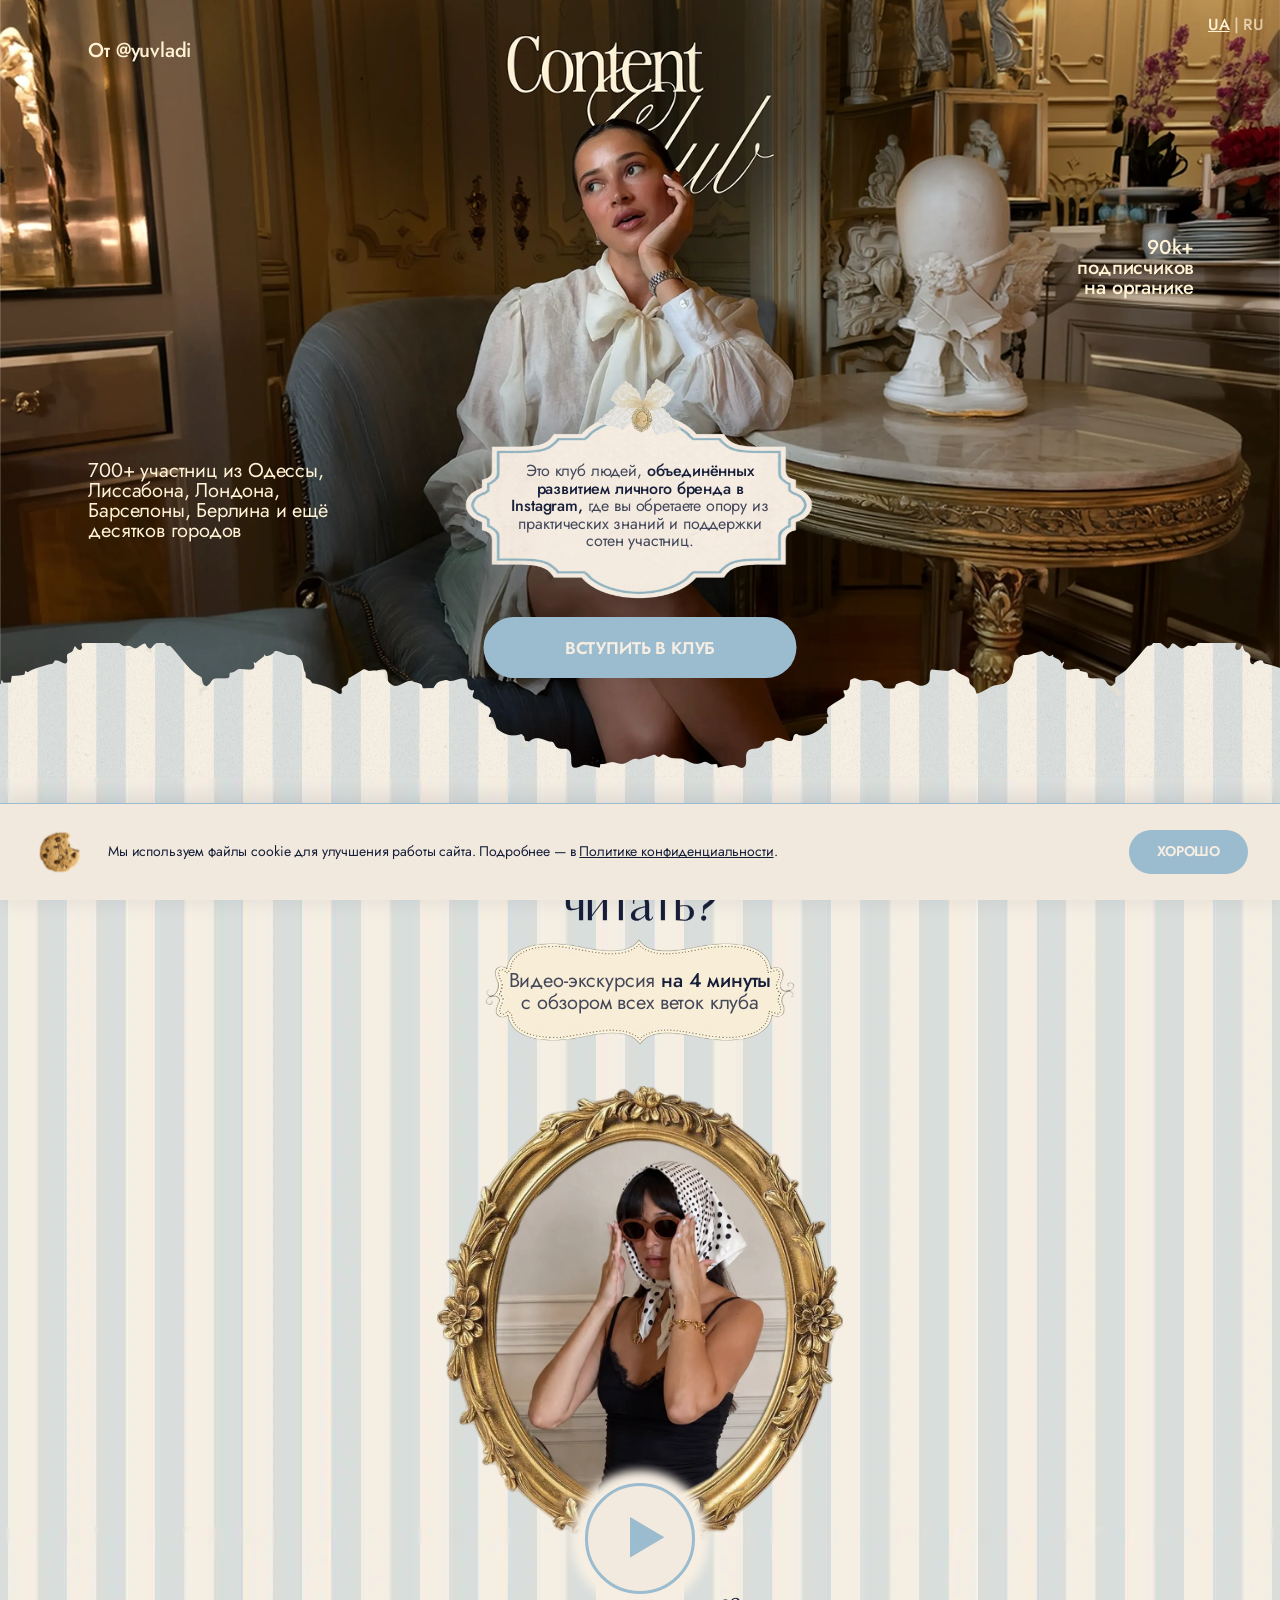
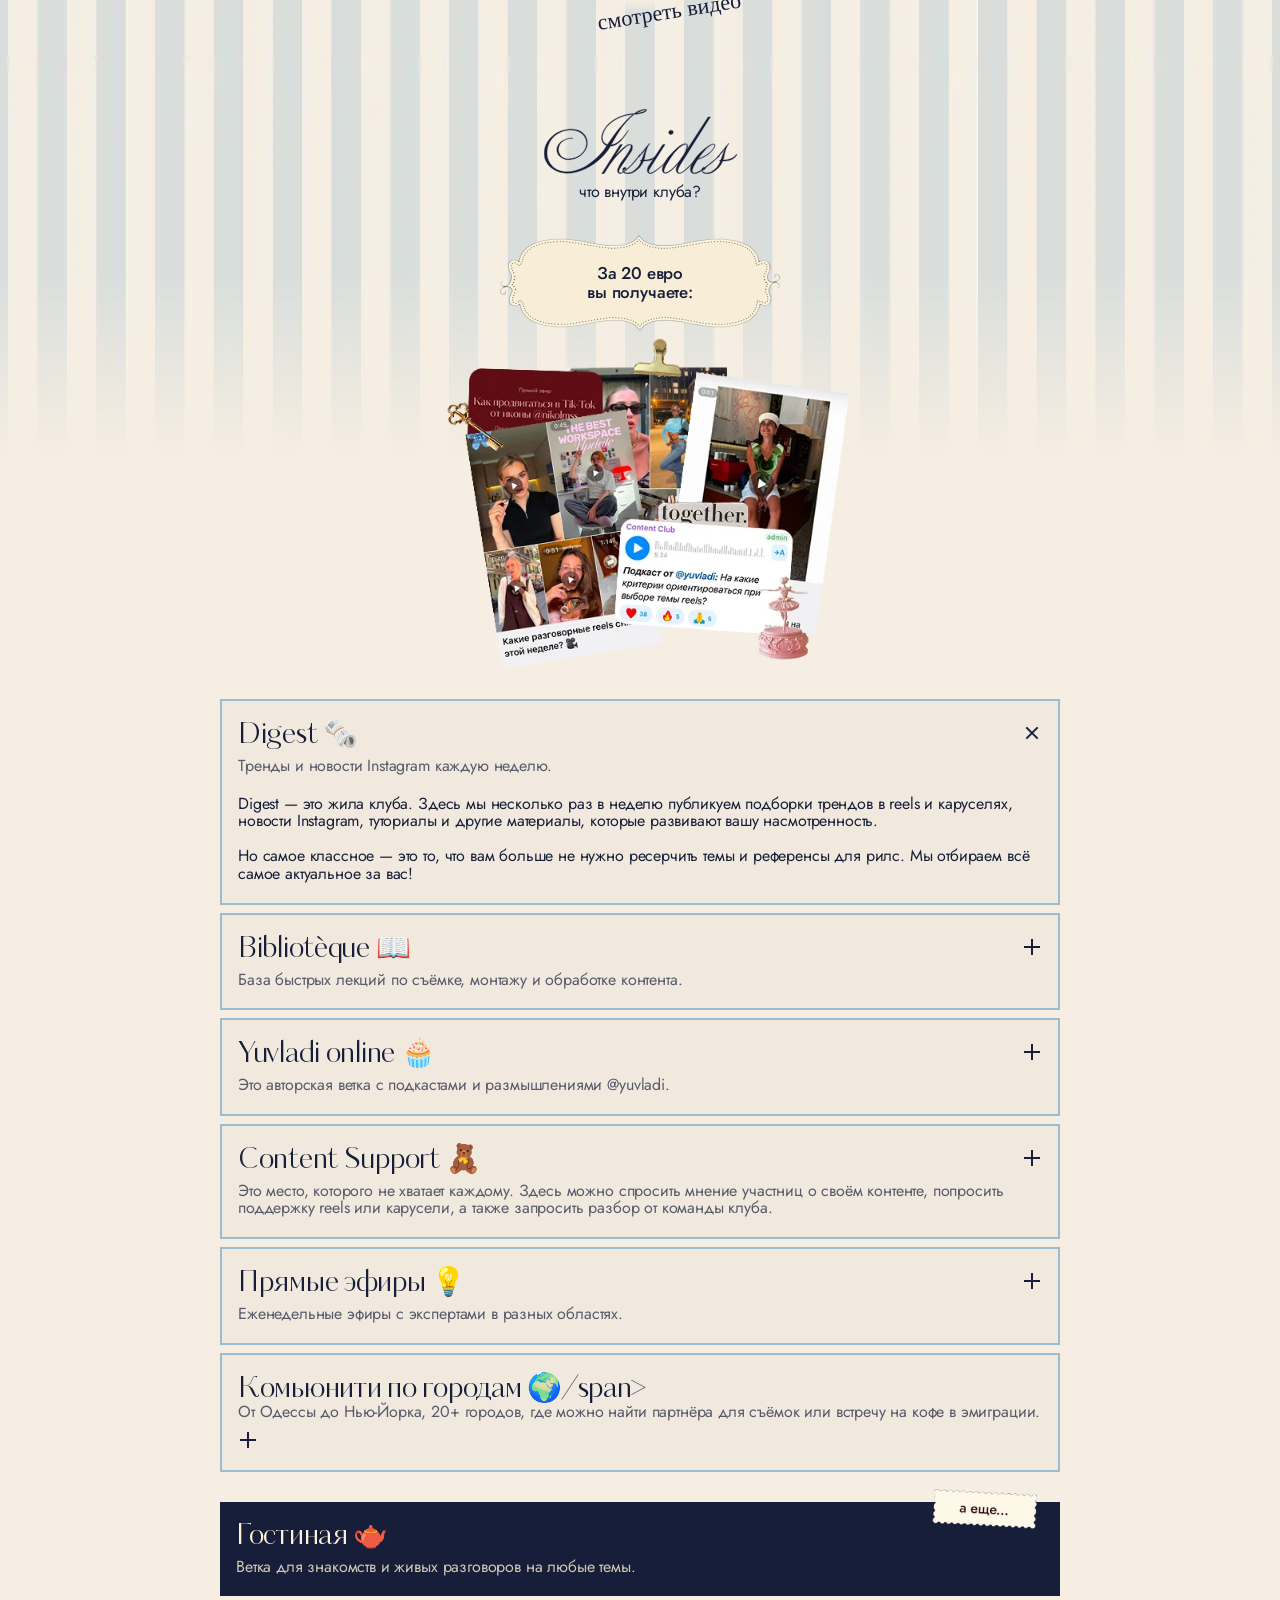
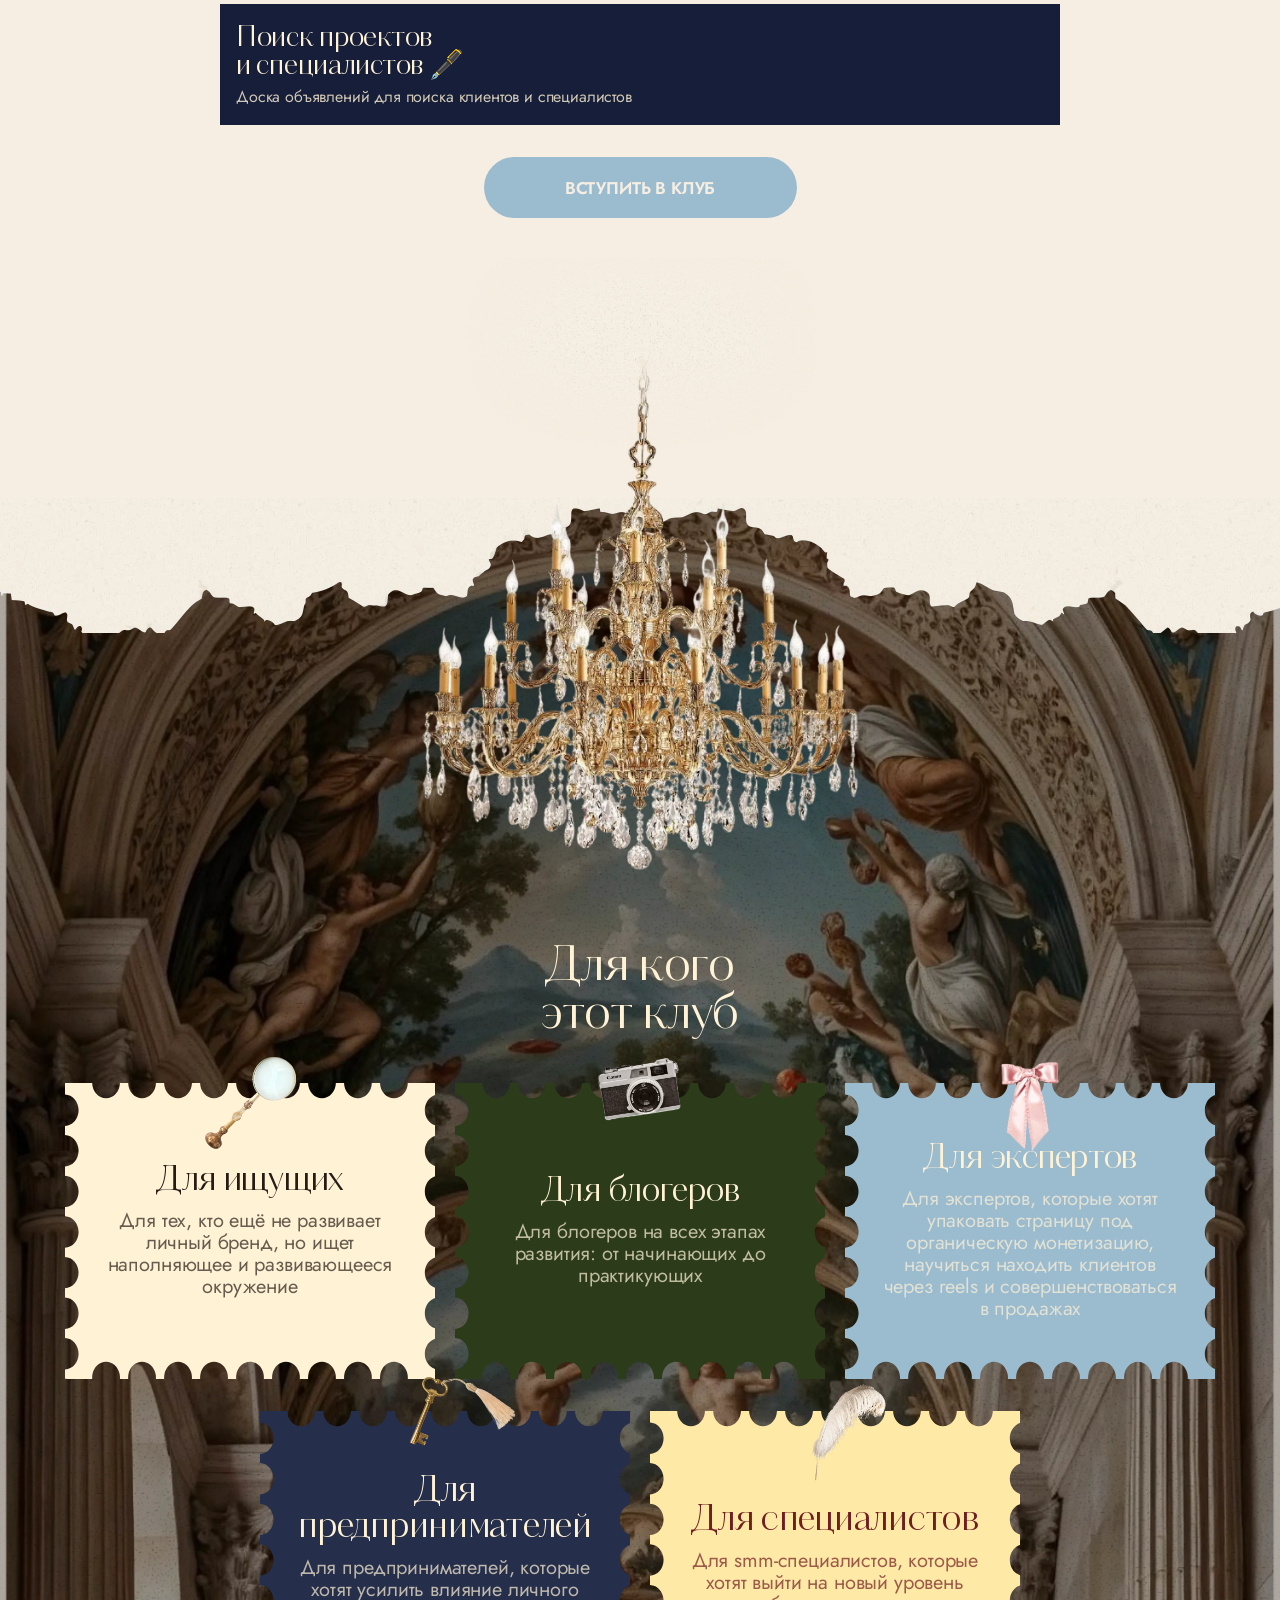
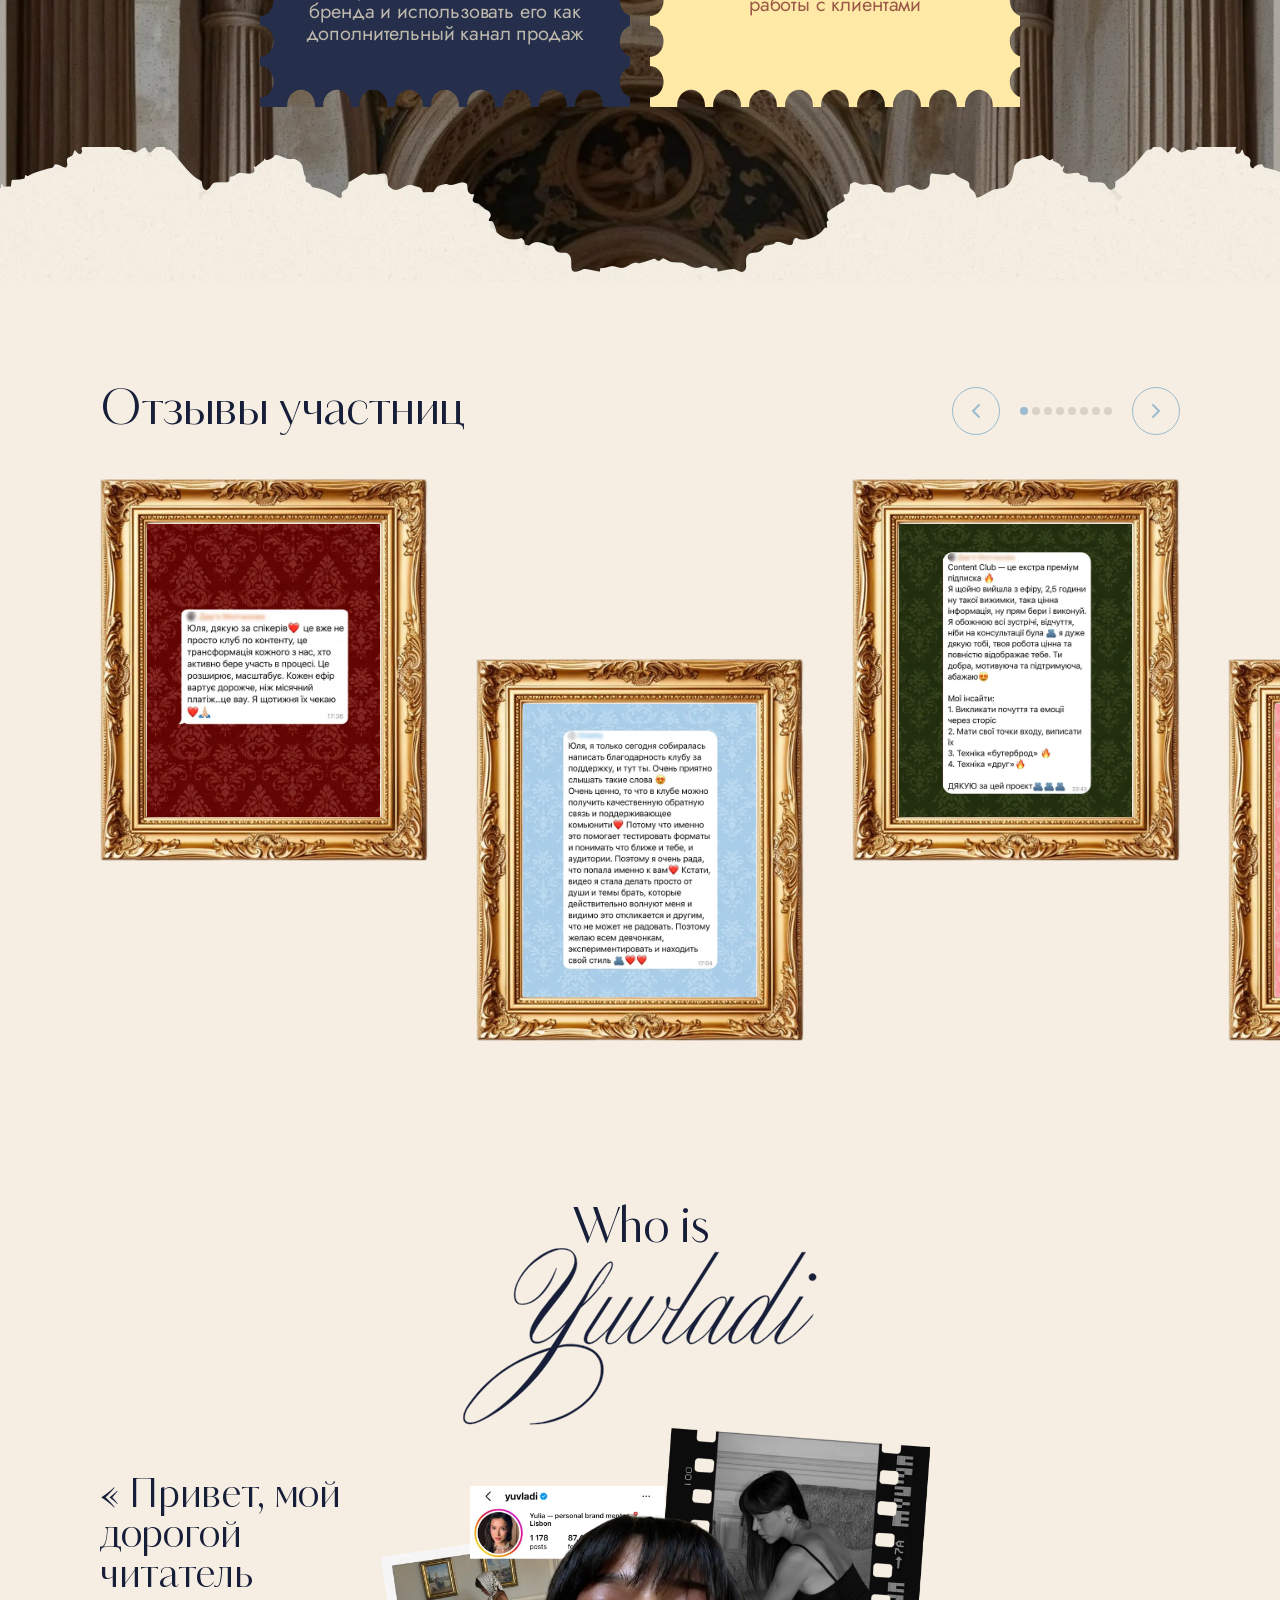
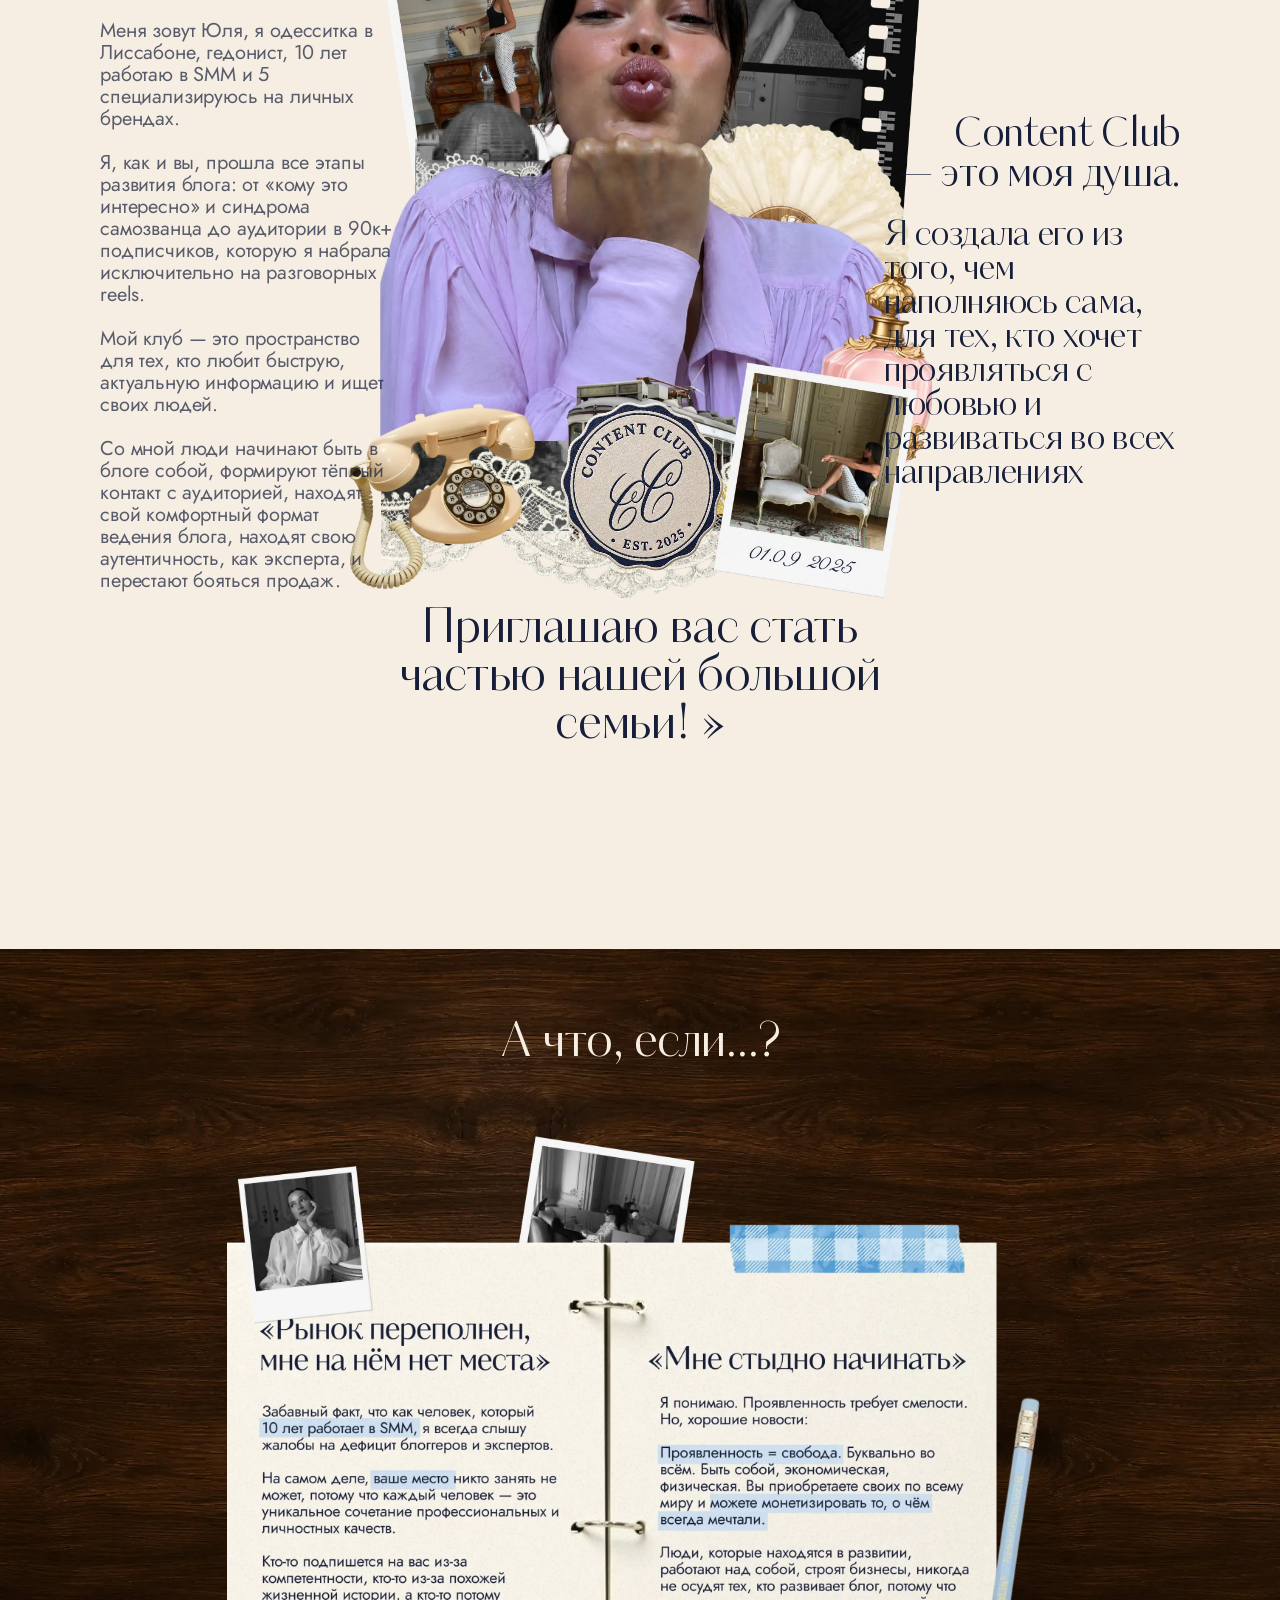
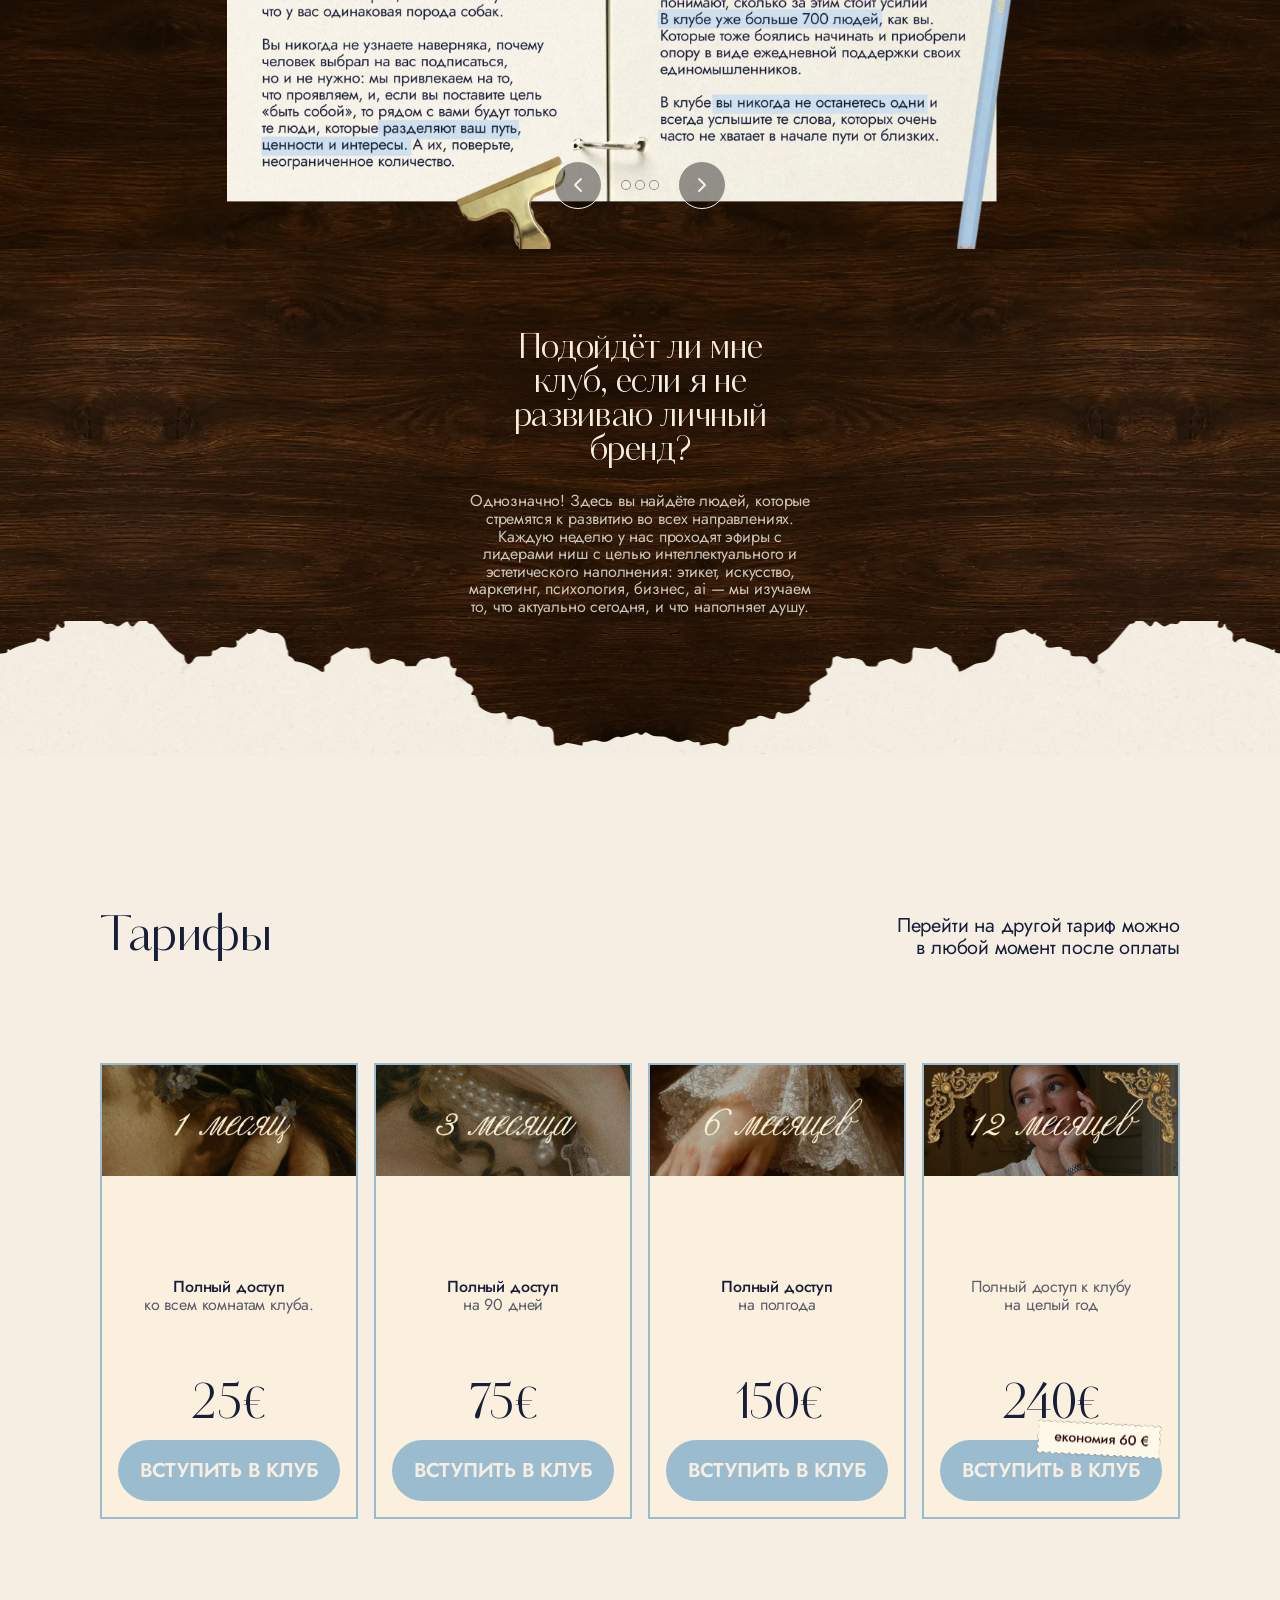
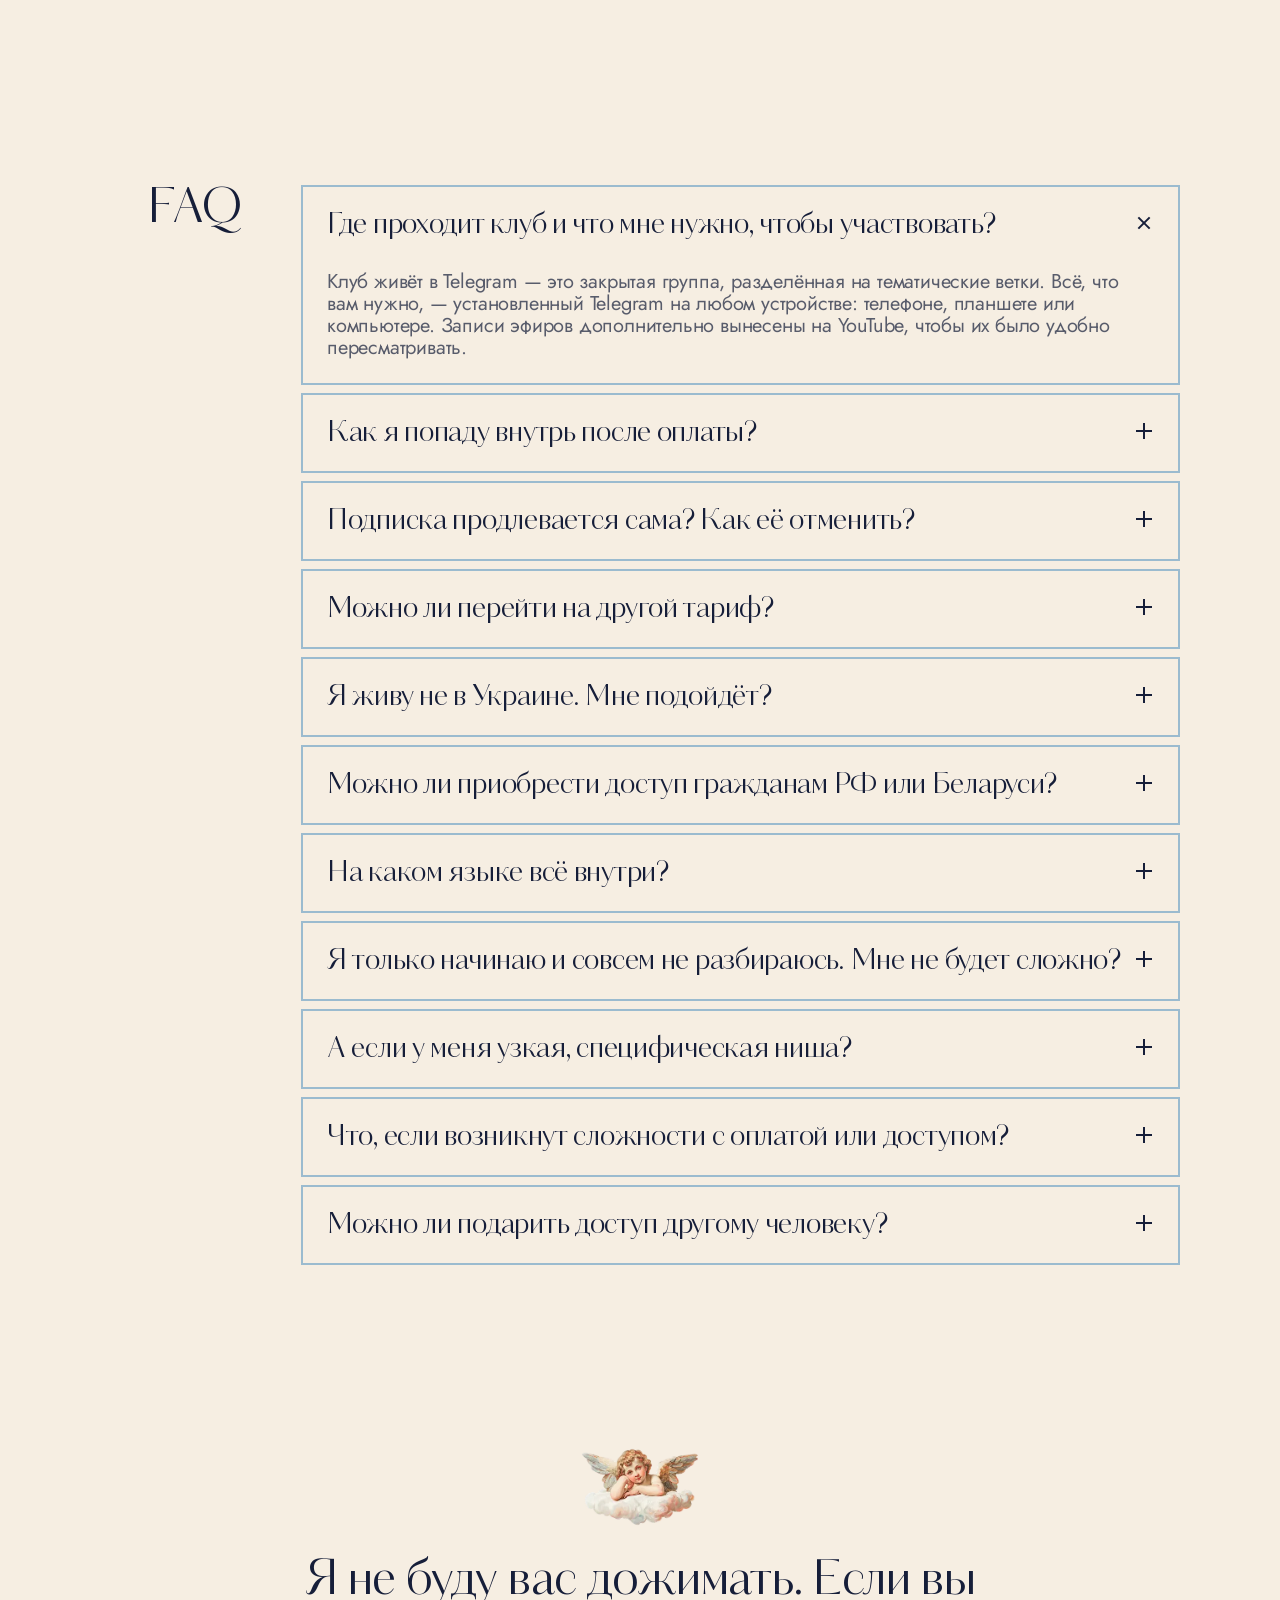
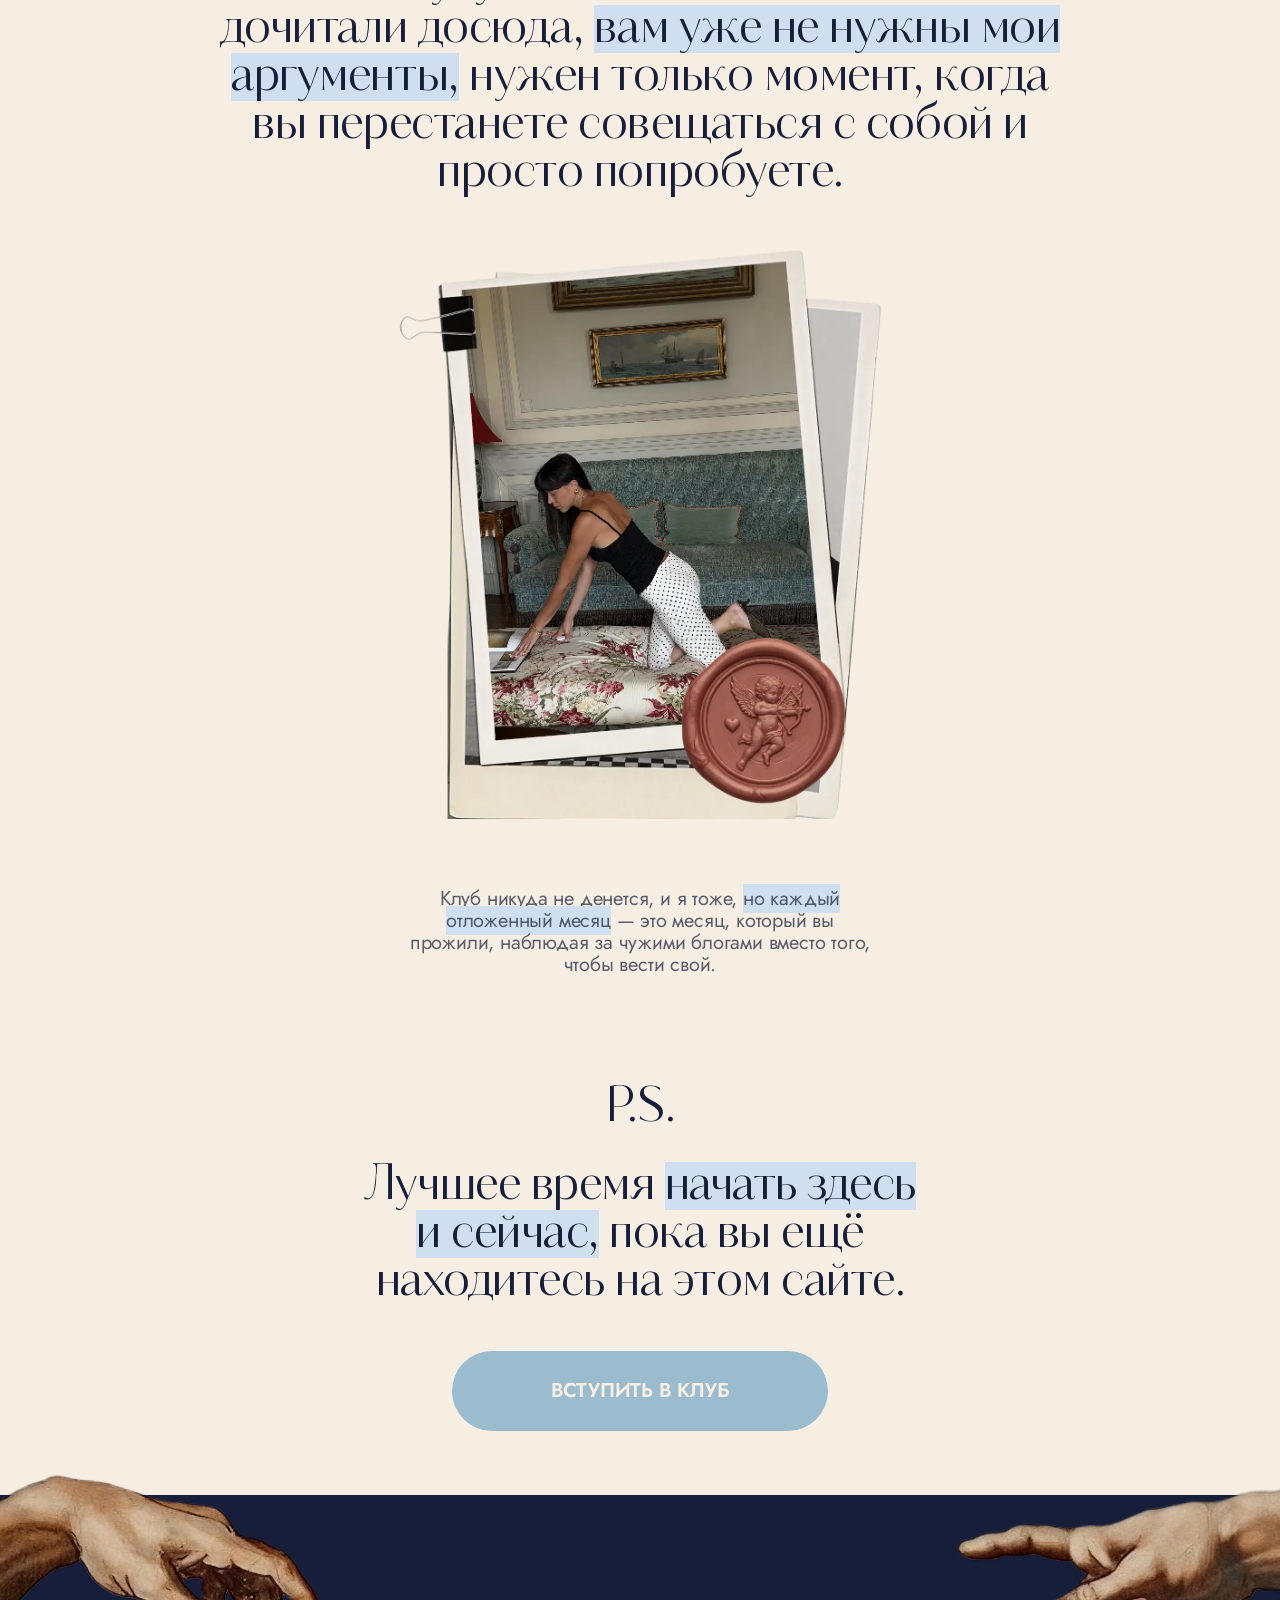
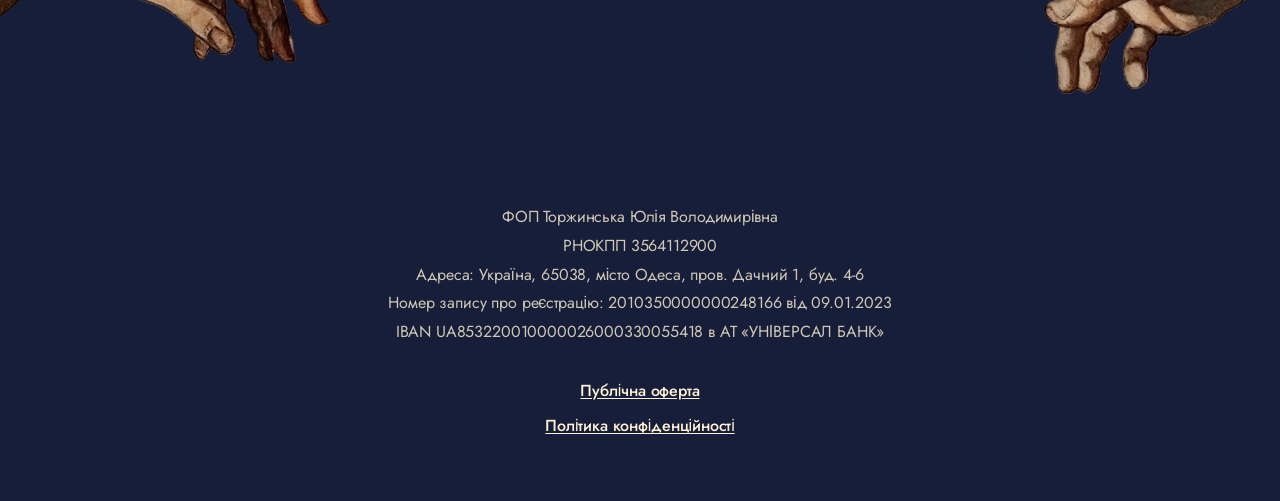
<file: index-b.html>
<!doctype html>
<html lang="ru">
<head>
  <meta charset="UTF-8" />

  <!-- Meta Pixel Code -->
  <script>
  !function(f,b,e,v,n,t,s)
  {if(f.fbq)return;n=f.fbq=function(){n.callMethod?
  n.callMethod.apply(n,arguments):n.queue.push(arguments)};
  if(!f._fbq)f._fbq=n;n.push=n;n.loaded=!0;n.version='2.0';
  n.queue=[];t=b.createElement(e);t.async=!0;
  t.src=v;s=b.getElementsByTagName(e)[0];
  s.parentNode.insertBefore(t,s)}(window, document,'script',
  'https://connect.facebook.net/en_US/fbevents.js');
  fbq('init', '1029980306332056');
  fbq('track', 'PageView');
  </script>
  <noscript><img height="1" width="1" style="display:none"
  src="https://www.facebook.com/tr?id=1029980306332056&ev=PageView&noscript=1"
  /></noscript>
  <!-- End Meta Pixel Code -->

  <!-- Google tag (gtag.js) -->
  <script async src="https://www.googletagmanager.com/gtag/js?id=G-LZFH7NNCCK"></script>
  <script>
    window.dataLayer = window.dataLayer || [];
    function gtag(){dataLayer.push(arguments);}
    gtag('js', new Date());

    gtag('config', 'G-LZFH7NNCCK');
  </script>
  <meta name="viewport" content="width=device-width, initial-scale=1.0" />
  <title>Content Club</title>
  <link rel="icon" type="image/png" href="images/favicon.png" />
  <meta name="description" content="Content Club — закрытое сообщество Instagram-блогерки с 90k+ подписчиков. Практические материалы, разборы и поддержка для роста личного бренда в Instagram. Тарифы от 25€/мес." />
  <link rel="canonical" href="index.html" />
  <link rel="alternate" hreflang="ru" href="index.html" />
  <link rel="alternate" hreflang="uk" href="index-ua.html" />
  <!-- og:image/twitter:image use a relative path — swap in an absolute
       https://... URL (with the production domain) once it's known, since
       Facebook/Twitter's own scrapers don't reliably resolve relative
       image URLs. og:url intentionally omitted for the same reason. -->
  <meta property="og:type" content="website" />
  <meta property="og:site_name" content="Content Club" />
  <meta property="og:locale" content="ru_RU" />
  <meta property="og:title" content="Content Club" />
  <meta property="og:description" content="Content Club — закрытое сообщество Instagram-блогерки с 90k+ подписчиков. Практические материалы, разборы и поддержка для роста личного бренда в Instagram. Тарифы от 25€/мес." />
  <meta property="og:image" content="images/фон Юля.webp" />
  <meta name="twitter:card" content="summary_large_image" />
  <meta name="twitter:title" content="Content Club" />
  <meta name="twitter:description" content="Content Club — закрытое сообщество Instagram-блогерки с 90k+ подписчиков. Практические материалы, разборы и поддержка для роста личного бренда в Instagram. Тарифы от 25€/мес." />
  <meta name="twitter:image" content="images/фон Юля.webp" />
  <link rel="preconnect" href="https://fonts.googleapis.com" />
  <link rel="preconnect" href="https://fonts.gstatic.com" crossorigin />
  <link href="https://fonts.googleapis.com/css2?family=Jost:wght@400;500;600&family=Parisienne&display=swap" rel="stylesheet" />
  <link rel="stylesheet" href="KudryashevHeadline-Sans/style.css" />
  <link rel="stylesheet" href="Classica Two/style.css" />
  <link rel="stylesheet" href="css/variables.css" />
  <link rel="stylesheet" href="css/base.css" />
  <link rel="stylesheet" href="css/components/button.css" />
  <link rel="stylesheet" href="css/components/hero.css" />
  <link rel="stylesheet" href="css/components/video-teaser.css" />
  <link rel="stylesheet" href="css/components/video-modal.css" />
  <link rel="stylesheet" href="css/components/tariff-modal.css" />
  <link rel="stylesheet" href="css/components/accordion.css" />
  <link rel="stylesheet" href="css/components/club-contents.css" />
  <link rel="stylesheet" href="css/components/audience-fit.css" />
  <link rel="stylesheet" href="css/components/testimonials.css" />
  <link rel="stylesheet" href="css/components/founder-intro.css" />
  <link rel="stylesheet" href="css/components/what-if.css" />
  <link rel="stylesheet" href="css/components/objections.css" />
  <link rel="stylesheet" href="css/components/pricing.css" />
  <link rel="stylesheet" href="css/components/faq.css" />
  <link rel="stylesheet" href="css/components/closing-cta.css" />
  <link rel="stylesheet" href="css/components/footer.css" />
  <link rel="stylesheet" href="css/components/cookie-banner.css" />
</head>
<body>
  <header class="visually-hidden"><h1>Content Club</h1></header>

  <section class="hero" aria-label="Приветствие">
    <picture>
      <source media="(max-width: 767.98px)" srcset="images/hero-bg-mobile.png" />
      <img loading="eager" class="hero__bg" src="images/фон Юля.webp" alt="Основательница Content Club в винтажном интерьере с золотой лепниной" />
    </picture>
    <nav class="hero__lang-switch" aria-label="Выбор языка">
      <a href="index-ua-b.html">UA</a>
      <span class="hero__lang-switch-current" aria-current="page">| RU</span>
    </nav>

    <p class="hero__eyebrow">От @yuvladi</p>
    <p class="hero__followers">90k+ подписчиков<br />на органике</p>

    <div class="hero__decor-circle hero__decor-circle--1" aria-hidden="true"></div>
    <div class="hero__decor-circle hero__decor-circle--2" aria-hidden="true"></div>

    <div class="hero__stack">
      <div class="hero__collage">
        <div class="hero__card">
          <img loading="eager" class="hero__photo hero__photo--tag" src="images/hero-photo-1.webp" alt="" />
          <p class="hero__description">
            Это клуб людей, <strong>объединённых развитием личного бренда в Instagram,</strong> где вы обретаете опору из практических знаний и поддержки сотен участниц.
          </p>
        </div>
        <img loading="eager" class="hero__photo hero__photo--pin" src="images/hero-photo-2.webp" alt="" />
      </div>

      <a class="btn-cta hero__cta" href="#pricing">Вступить в клуб</a>
    </div>

    <p class="hero__social-proof">700+ участниц из Одессы, Лиссабона, Лондона, Барселоны, Берлина и ещё десятков городов</p>

    <img loading="eager" class="hero__torn-edge" src="images/край 1.webp" alt="" />
  </section>

  <section class="video-teaser" aria-label="Видео-экскурсия по клубу">
    <div class="video-teaser__bg" aria-hidden="true"></div>

    <div class="video-teaser__stack">
      <div class="video-teaser__content">
        <h2 class="video-teaser__heading">Не хотите<br />читать?</h2>
        <div class="video-teaser__description-wrap">
          <img loading="eager" class="video-teaser__description-badge" src="images/image 63345919.png" alt="" aria-hidden="true" />
          <p class="video-teaser__description">Видео-экскурсия <strong>на 4 минуты</strong> с обзором всех веток клуба</p>
        </div>
      </div>

      <button class="video-teaser__watch" type="button">
        <img loading="eager" class="video-teaser__photo" src="images/photo.webp" alt="" />
        <img loading="eager" class="video-teaser__frame" src="images/photo-frame-mask.webp" alt="" />
        <span class="video-teaser__play-glow" aria-hidden="true"></span>
        <span class="video-teaser__play-circle" aria-hidden="true"></span>
        <span class="video-teaser__play-triangle" aria-hidden="true"></span>
        <span class="video-teaser__caption"><span class="video-teaser__caption-text">смотреть видео</span></span>
      </button>
    </div>
  </section>

  <section class="club-contents" aria-label="Что внутри клуба">
    <div class="club-contents__bg" aria-hidden="true"></div>

    <div class="club-contents__intro">
      <img loading="eager" class="club-contents__icon" src="images/icon-whats-inside.svg" alt="Insides" />
      <p class="club-contents__icon-caption">что внутри клуба?</p>
    </div>

    <div class="club-contents__offer-wrap">
      <img loading="eager" class="club-contents__offer-badge" src="images/image 63345919.png" alt="" aria-hidden="true" />
      <p class="club-contents__offer">За 20 евро<br />вы получаете:</p>
    </div>

    <div class="club-contents__list">
      <img loading="eager" class="club-contents__photo-collage" src="images/Frame 1484578932.webp" alt="Коллаж из фото участниц клуба" />

      <div class="accordion-group">
        <details class="accordion-item" name="room-accordion" open>
          <summary class="accordion-item__summary">
            <span class="accordion-item__heading">
              <span class="accordion-item__title">Digest 🗞️</span>
              <p class="accordion-item__subtitle">Tренды и новости Instagram каждую неделю.</p>
            </span>
            <span class="accordion-item__icon" aria-hidden="true"></span>
          </summary>
          <div class="accordion-item__body">
            <p class="accordion-item__description">Digest — это жила клуба. Здесь мы несколько раз в неделю публикуем подборки трендов в reels и каруселях, новости Instagram, туториалы и другие материалы, которые развивают вашу насмотренность.

Но самое классное — это то, что вам больше не нужно ресерчить темы и референсы для рилс. Мы отбираем всё самое актуальное за вас!</p>
          </div>
        </details>

        <details class="accordion-item" name="room-accordion">
          <summary class="accordion-item__summary">
            <span class="accordion-item__heading">
              <span class="accordion-item__title">Bibliotèque 📖</span>
              <p class="accordion-item__subtitle">База быстрых лекций по съёмке, монтажу и обработке контента.</p>
            </span>
            <span class="accordion-item__icon" aria-hidden="true"></span>
          </summary>
          <div class="accordion-item__body">
            <p class="accordion-item__description">От «как раз и навсегда зафиксировать экспозицию», до «как расти с помощью сезонного контента» и «как упаковать страницу эксперта».</p>
          </div>
        </details>

        <details class="accordion-item" name="room-accordion">
          <summary class="accordion-item__summary">
            <span class="accordion-item__heading">
              <span class="accordion-item__title">Yuvladi online 🧁</span>
              <p class="accordion-item__subtitle">Это авторская ветка c подкастами и размышлениями @yuvladi.</p>
            </span>
            <span class="accordion-item__icon" aria-hidden="true"></span>
          </summary>
          <div class="accordion-item__body">
            <p class="accordion-item__description">Это буквально то, что происходит в голове Юли: чем она вдохновляется, о чём общается с клиентами и инфлюенсерами, как экспериментирует с контентом и продвижением. Инсайды и честное мнение эксперта с 10-летним опытом в SMM.</p>
          </div>
        </details>

        <details class="accordion-item" name="room-accordion">
          <summary class="accordion-item__summary">
            <span class="accordion-item__heading">
              <span class="accordion-item__title">Content Support 🧸</span>
              <p class="accordion-item__subtitle">Это место, которого не хватает каждому. Здесь можно спросить мнение участниц о своём контенте, попросить поддержку reels или карусели, а также запросить разбор от команды клуба.</p>
            </span>
            <span class="accordion-item__icon" aria-hidden="true"></span>
          </summary>
          <div class="accordion-item__body">
            <p class="accordion-item__description">В любое время вы можете задать вопрос или опубликовать свой контент и получить честный, тёплый разбор от команды и от участниц. Content Support — это жемчужина клуба, потому что именно контакт с людьми, поддержка и свежий взгляд помогают расти семимильными шагами.</p>
          </div>
        </details>

        <details class="accordion-item" name="room-accordion">
          <summary class="accordion-item__summary">
            <span class="accordion-item__heading">
              <span class="accordion-item__title">Прямые эфиры 💡</span>
              <p class="accordion-item__subtitle">Еженедельные эфиры с экспертами в разных областях.</p>
            </span>
            <span class="accordion-item__icon" aria-hidden="true"></span>
          </summary>
          <div class="accordion-item__body">
            <p class="accordion-item__description">Каждую неделю мы встречаемся online с приглашёнными экспертами и разбираем темы, сопутствующие развитию личного бренда. Маркетинг, психология, этикет, искусство, мода — мы наполняемся во всех направлениях от лидеров ниш. Все эфиры сохраняются в записях клуба.</p>
          </div>
        </details>

        <details class="accordion-item" name="room-accordion">
          <summary class="accordion-item__summary">
            <span class="accordion-item__heading">
              <span class="accordion-item__title">Комьюнити по городам 🌍/span>
              <p class="accordion-item__subtitle">От Одессы до Нью-Йорка, 20+ городов, где можно найти партнёра для съёмок или встречу на кофе в эмиграции.</p>
            </span>
            <span class="accordion-item__icon" aria-hidden="true"></span>
          </summary>
          <div class="accordion-item__body">
            <p class="accordion-item__description">Киев, Одесса, Барселона, Дубай, Париж, Берлин, Варшава, Лондон, Нью-Йорк, Бали, Вена, Бухарест, Милан, Кипр и другие города для живого нетворкинга.</p>
          </div>
        </details>
      </div>

      <div class="club-cards">
        <div class="club-card">
          <img loading="eager" class="club-card__sticker" src="images/content-group.webp" alt="" aria-hidden="true" />
          <h3 class="club-card__title">Гостиная 🫖</h3>
          <p class="club-card__description">Ветка для знакомств и живых разговоров на любые темы.</p>
        </div>

        <div class="club-card">
          <h3 class="club-card__title">Поиск проектов<br />и специалистов 🖋️</h3>
          <p class="club-card__description">Доска объявлений для поиска клиентов и специалистов</p>
        </div>
      </div>
    </div>

    <a class="btn-cta club-contents__cta" href="#pricing">Вступить в клуб</a>
  </section>

  <section class="audience-fit" aria-label="Для кого этот клуб">
    <div class="audience-fit__pin">
      <div class="audience-fit__photo-wrap">
        <img loading="eager" class="audience-fit__torn-edge audience-fit__torn-edge--top" src="images/край 2.webp" alt="" aria-hidden="true" />
        <img loading="eager" class="audience-fit__bg" src="images/decorative-blur-background-1.webp" alt="" aria-hidden="true" />
        <img loading="eager" class="audience-fit__torn-edge audience-fit__torn-edge--bottom" src="images/край 2.webp" alt="" aria-hidden="true" />
      </div>
      <img loading="eager" class="audience-fit__chandelier" src="images/Group 21.webp" alt="" />
      <h2 class="audience-fit__heading">Для кого<br />этот клуб</h2>
    </div>

    <div class="audience-fit__stack">
      <article class="audience-card audience-card--seekers">
        <img loading="eager" class="audience-card__shape" src="images/card-shape-seekers.svg" alt="" aria-hidden="true" />
        <img loading="eager" class="audience-card__icon" src="images/audience-icon-seekers.webp" alt="" />
        <h3 class="audience-card__title">Для ищущих</h3>
        <p class="audience-card__text">Для тех, кто ещё не развивает личный бренд, но ищет наполняющее и развивающееся окружение</p>
      </article>

      <article class="audience-card audience-card--bloggers">
        <img loading="eager" class="audience-card__shape" src="images/card-shape-bloggers.svg" alt="" aria-hidden="true" />
        <img loading="eager" class="audience-card__icon" src="images/audience-icon-bloggers.webp" alt="" />
        <h3 class="audience-card__title">Для блогеров</h3>
        <p class="audience-card__text">Для блогеров на всех этапах развития: от начинающих до практикующих</p>
      </article>

      <article class="audience-card audience-card--experts">
        <img loading="eager" class="audience-card__shape" src="images/card-shape-experts.svg" alt="" aria-hidden="true" />
        <img loading="eager" class="audience-card__icon" src="images/audience-icon-experts.webp" alt="" />
        <h3 class="audience-card__title">Для экспертов</h3>
        <p class="audience-card__text">Для экспертов, которые хотят упаковать страницу под органическую монетизацию, научиться находить клиентов через reels и совершенствоваться в продажах</p>
      </article>

      <article class="audience-card audience-card--entrepreneurs">
        <img loading="eager" class="audience-card__shape" src="images/card-shape-entrepreneurs.svg" alt="" aria-hidden="true" />
        <img loading="eager" class="audience-card__icon" src="images/audience-icon-entrepreneurs.webp" alt="" />
        <h3 class="audience-card__title">Для предпринимателей</h3>
        <p class="audience-card__text">Для предпринимателей, которые хотят усилить влияние личного бренда и использовать его как дополнительный канал продаж</p>
      </article>

      <article class="audience-card audience-card--specialists">
        <img loading="eager" class="audience-card__shape" src="images/card-shape-specialists.svg" alt="" aria-hidden="true" />
        <img loading="eager" class="audience-card__icon" src="images/audience-icon-specialists.webp" alt="" />
        <h3 class="audience-card__title">Для специалистов</h3>
        <p class="audience-card__text">Для smm-специалистов, которые хотят выйти на новый уровень работы с клиентами</p>
      </article>
    </div>
  </section>

  <section class="testimonials" aria-label="Отзывы участниц">
    <h2 class="testimonials__heading">Отзывы участниц</h2>

    <div class="testimonials__viewport">
      <!-- Mobile/tablet: one fixed golden frame; only the photo underneath
           slides between testimonials (js/testimonials.js). Desktop uses
           the separate multi-item strip below instead, since it shows
           several framed testimonials at once. -->
      <div class="testimonials__stage">
        <div class="testimonials__stage-window">
          <img loading="eager" class="testimonials__stage-photo" src="images/отзыв 1.webp" alt="Скриншот отзыва участницы клуба 1" />
          <img loading="eager" class="testimonials__stage-photo" src="images/отзыв 2.webp" alt="Скриншот отзыва участницы клуба 2" />
          <img loading="eager" class="testimonials__stage-photo" src="images/отзыв 3.webp" alt="Скриншот отзыва участницы клуба 3" />
          <img loading="eager" class="testimonials__stage-photo" src="images/отзыв 4.webp" alt="Скриншот отзыва участницы клуба 4" />
          <img loading="eager" class="testimonials__stage-photo" src="images/отзыв 5.webp" alt="Скриншот отзыва участницы клуба 5" />
          <img loading="eager" class="testimonials__stage-photo" src="images/отзыв 6.webp" alt="Скриншот отзыва участницы клуба 6" />
          <img loading="eager" class="testimonials__stage-photo" src="images/отзыв 7.webp" alt="Скриншот отзыва участницы клуба 7" />
          <img loading="eager" class="testimonials__stage-photo" src="images/отзыв 8.webp" alt="Скриншот отзыва участницы клуба 8" />
        </div>
        <img loading="eager" class="testimonials__stage-frame" src="images/рамка.webp" alt="" aria-hidden="true" />
      </div>

      <ul class="testimonials__track">
        <li class="testimonials__item">
          <img loading="eager" class="testimonials__frame" src="images/рамка.webp" alt="" aria-hidden="true" />
          <img loading="eager" class="testimonials__photo" src="images/отзыв 1.webp" alt="Скриншот отзыва участницы клуба" />
        </li>
        <li class="testimonials__item">
          <img loading="eager" class="testimonials__frame" src="images/рамка.webp" alt="" aria-hidden="true" />
          <img loading="eager" class="testimonials__photo" src="images/отзыв 2.webp" alt="Скриншот отзыва участницы клуба" />
        </li>
        <li class="testimonials__item">
          <img loading="eager" class="testimonials__frame" src="images/рамка.webp" alt="" aria-hidden="true" />
          <img loading="eager" class="testimonials__photo" src="images/отзыв 3.webp" alt="Скриншот отзыва участницы клуба" />
        </li>
        <li class="testimonials__item">
          <img loading="eager" class="testimonials__frame" src="images/рамка.webp" alt="" aria-hidden="true" />
          <img loading="eager" class="testimonials__photo" src="images/отзыв 4.webp" alt="Скриншот отзыва участницы клуба" />
        </li>
        <li class="testimonials__item">
          <img loading="eager" class="testimonials__frame" src="images/рамка.webp" alt="" aria-hidden="true" />
          <img loading="eager" class="testimonials__photo" src="images/отзыв 5.webp" alt="Скриншот отзыва участницы клуба" />
        </li>
        <li class="testimonials__item">
          <img loading="eager" class="testimonials__frame" src="images/рамка.webp" alt="" aria-hidden="true" />
          <img loading="eager" class="testimonials__photo" src="images/отзыв 6.webp" alt="Скриншот отзыва участницы клуба" />
        </li>
        <li class="testimonials__item">
          <img loading="eager" class="testimonials__frame" src="images/рамка.webp" alt="" aria-hidden="true" />
          <img loading="eager" class="testimonials__photo" src="images/отзыв 7.webp" alt="Скриншот отзыва участницы клуба" />
        </li>
        <li class="testimonials__item">
          <img loading="eager" class="testimonials__frame" src="images/рамка.webp" alt="" aria-hidden="true" />
          <img loading="eager" class="testimonials__photo" src="images/отзыв 8.webp" alt="Скриншот отзыва участницы клуба" />
        </li>
      </ul>
    </div>

    <div class="testimonials__nav">
      <button class="testimonials__arrow testimonials__arrow--prev" type="button" aria-label="Предыдущий отзыв">
        <svg viewBox="0 0 24 24" width="24" height="24" aria-hidden="true"><path d="M15 6l-6 6 6 6" fill="none" stroke="currentColor" stroke-width="2" stroke-linecap="round" stroke-linejoin="round" /></svg>
      </button>
      <div class="testimonials__dots" role="tablist">
        <button class="testimonials__dot is-active" type="button" role="tab" aria-label="Отзыв 1" aria-selected="true"></button>
        <button class="testimonials__dot" type="button" role="tab" aria-label="Отзыв 2" aria-selected="false"></button>
        <button class="testimonials__dot" type="button" role="tab" aria-label="Отзыв 3" aria-selected="false"></button>
        <button class="testimonials__dot" type="button" role="tab" aria-label="Отзыв 4" aria-selected="false"></button>
        <button class="testimonials__dot" type="button" role="tab" aria-label="Отзыв 5" aria-selected="false"></button>
        <button class="testimonials__dot" type="button" role="tab" aria-label="Отзыв 6" aria-selected="false"></button>
        <button class="testimonials__dot" type="button" role="tab" aria-label="Отзыв 7" aria-selected="false"></button>
        <button class="testimonials__dot" type="button" role="tab" aria-label="Отзыв 8" aria-selected="false"></button>
      </div>
      <button class="testimonials__arrow testimonials__arrow--next" type="button" aria-label="Следующий отзыв">
        <svg viewBox="0 0 24 24" width="24" height="24" aria-hidden="true"><path d="M9 6l6 6-6 6" fill="none" stroke="currentColor" stroke-width="2" stroke-linecap="round" stroke-linejoin="round" /></svg>
      </button>
    </div>
  </section>

  <section class="founder-intro" aria-label="Кто такая Юля">
    <p class="founder-intro__eyebrow">Who is</p>
    <img loading="eager" class="founder-intro__logo" src="images/logo-wordmark.svg" alt="Yuvladi" />

    <img loading="eager" class="founder-intro__collage" src="images/founder-bio-photo-collage-alt-draft.webp" alt="Коллаж из личных фотографий Юли: инста-профиль, кадры из будней в Лиссабоне" />

    <div class="founder-intro__letter">
      <div class="founder-intro__paper-wrap">
        <img loading="eager" class="founder-intro__paper" src="images/founder-bio-photo-stack.webp" alt="" aria-hidden="true" />

        <div class="founder-intro__block founder-intro__block--1">
          <p class="founder-intro__quote">&laquo; Привет, мой дорогой читатель</p>
          <div class="founder-intro__paragraph">
            <p>Меня зовут Юля, я одесситка в Лиссабоне, гедонист, 10 лет работаю в SMM и 5 специализируюсь на личных брендах.</p>
            <p>Я, как и вы, прошла все этапы развития блога: от «кому это интересно» и синдрома самозванца до аудитории в 90к+ подписчиков, которую я набрала исключительно на разговорных reels.</p>
            <p>Мой клуб — это пространство для тех, кто любит быструю, актуальную информацию и ищет своих людей.</p>
            <p>Со мной люди начинают быть в блоге собой, формируют тёплый контакт с аудиторией, находят свой комфортный формат ведения блога, находят свою аутентичность, как эксперта, и перестают бояться продаж.</p>
          </div>
        </div>

        <div class="founder-intro__block founder-intro__block--2">
          <p class="founder-intro__heading2">Content Club<br />— это моя душа.</p>
          <p class="founder-intro__paragraph2">Я создала его из того, чем наполняюсь сама, для тех, кто хочет проявляться с любовью и развиваться во всех направлениях</p>
        </div>

        <p class="founder-intro__invite">Приглашаю вас стать частью нашей большой семьи! &raquo;</p>
      </div>

      <img loading="eager" class="founder-intro__badge" src="images/brosh.webp" alt="Печать клуба Content Club, основан в 2025 году" />
    </div>
  </section>

  <section class="what-if" aria-label="А что, если?">
    <div class="what-if__pin">
      <div class="what-if__bg" aria-hidden="true"></div>
      <h2 class="what-if__heading">А что, если…?</h2>

      <div class="what-if__track">
        <img loading="eager" class="what-if__composite" style="--x:11.67%;--y:13.42%;--w:8.79%" src="images/polaroid-frame-1.png" alt="" aria-hidden="true" />
        <img loading="eager" class="what-if__page what-if__page--1" src="images/1 страница.webp" alt="Разворот дневника: «Рынок переполнен, мне на нём нет места»" />
        <img loading="eager" class="what-if__composite" style="--x:1.47%;--y:18.09%;--w:5.55%" src="images/polaroid-frame-2.png" alt="" aria-hidden="true" />

        <img loading="eager" class="what-if__deco" style="--x:80.67%;--y:40.64%;--w:10.84%;--h:49.82%;--r:-8.01deg" src="images/esli-photo-tall2.webp" alt="" aria-hidden="true" />
        <img loading="eager" class="what-if__deco" style="--x:12.79%;--y:86.44%;--w:11.92%;--h:31.38%;--r:156.55deg" src="images/esli-photo-round.webp" alt="" aria-hidden="true" />
        <img loading="eager" class="what-if__deco" style="--x:26.06%;--y:27.03%;--w:9.46%;--h:5.17%;--r:0deg" src="images/esli-photo-tape.webp" alt="" aria-hidden="true" />
        <img loading="eager" class="what-if__deco" style="--x:31.91%;--y:69.88%;--w:12.49%;--h:59.46%;--r:7.79deg" src="images/esli-photo-tall.webp" alt="" aria-hidden="true" />
        <img loading="eager" class="what-if__page what-if__page--2" src="images/2 страница.webp" alt="Разворот дневника с рассуждениями «А что, если…?»" />
        <img loading="eager" class="what-if__composite" style="--x:37.08%;--y:75.56%;--w:10.45%" src="images/Group 24.png" alt="" aria-hidden="true" />
        <img loading="eager" class="what-if__deco" style="--x:41.24%;--y:26.79%;--w:2.88%;--h:15.96%;--r:-87.77deg" src="images/esli-photo-sliver.webp" alt="" aria-hidden="true" />
        <img loading="eager" class="what-if__deco" style="--x:65.75%;--y:28.49%;--w:6.47%;--h:20.68%;--r:5.46deg" src="images/esli-photo-a.webp" alt="" aria-hidden="true" />
        <img loading="eager" class="what-if__deco" style="--x:65.79%;--y:27.64%;--w:5.63%;--h:16.46%;--r:5.46deg" src="images/esli-photo-b.webp" alt="" aria-hidden="true" />
        <img loading="eager" class="what-if__deco" style="--x:60.3%;--y:84.64%;--w:5.15%;--h:13.57%;--r:-5.86deg" src="images/esli-photo-round-small.webp" alt="" aria-hidden="true" />
        <img loading="eager" class="what-if__page what-if__page--3" src="images/3 страница.webp" alt="Разворот дневника с рассуждениями «А что, если…?»" />
        <img loading="eager" class="what-if__composite" style="--x:87.37%;--y:74.15%;--w:7.28%" src="images/Group 23.png" alt="" aria-hidden="true" />
        <img loading="eager" class="what-if__deco" style="--x:97.59%;--y:77.77%;--w:13.43%;--h:37.25%;--r:-30.37deg" src="images/photo-4.png" alt="" aria-hidden="true" />
      </div>

      <div class="what-if__spreads">
        <div class="what-if__spread-slot">
          <img loading="eager" class="what-if__spread" src="images/Frame 1484578928.webp" alt="Разворот дневника: «Рынок переполнен, мне на нём нет места» / «Мне стыдно начинать»" />
        </div>
        <div class="what-if__spread-slot">
          <img loading="eager" class="what-if__spread" src="images/Group 27.webp" alt="Разворот дневника: «Я в этом не разберусь, слишком много всего» / «Я оплачу доступ, проведу там один день и никогда не вернусь»" />
        </div>
        <div class="what-if__spread-slot">
          <img loading="eager" class="what-if__spread" src="images/Frame 1484578929.webp" alt="Разворот дневника: «У меня специфическая ниша, мне это не подойдёт»" />
        </div>
      </div>

      <div class="what-if__nav">
        <button class="what-if__arrow what-if__arrow--prev" type="button" aria-label="Предыдущий разворот">
          <svg viewBox="0 0 24 24" width="24" height="24" aria-hidden="true"><path d="M15 6l-6 6 6 6" fill="none" stroke="currentColor" stroke-width="2" stroke-linecap="round" stroke-linejoin="round" /></svg>
        </button>

        <div class="what-if__dots what-if__dots--mobile" role="tablist">
          <button class="what-if__dot is-active" type="button" role="tab" aria-label="Шаг 1" aria-selected="true"></button>
          <button class="what-if__dot" type="button" role="tab" aria-label="Шаг 2" aria-selected="false"></button>
          <button class="what-if__dot" type="button" role="tab" aria-label="Шаг 3" aria-selected="false"></button>
          <button class="what-if__dot" type="button" role="tab" aria-label="Шаг 4" aria-selected="false"></button>
          <button class="what-if__dot" type="button" role="tab" aria-label="Шаг 5" aria-selected="false"></button>
          <button class="what-if__dot" type="button" role="tab" aria-label="Шаг 6" aria-selected="false"></button>
        </div>

        <div class="what-if__dots what-if__dots--desktop" role="tablist">
          <button class="what-if__dot is-active" type="button" role="tab" aria-label="Разворот 1" aria-selected="true"></button>
          <button class="what-if__dot" type="button" role="tab" aria-label="Разворот 2" aria-selected="false"></button>
          <button class="what-if__dot" type="button" role="tab" aria-label="Разворот 3" aria-selected="false"></button>
        </div>

        <button class="what-if__arrow what-if__arrow--next" type="button" aria-label="Следующий разворот">
          <svg viewBox="0 0 24 24" width="24" height="24" aria-hidden="true"><path d="M9 6l6 6-6 6" fill="none" stroke="currentColor" stroke-width="2" stroke-linecap="round" stroke-linejoin="round" /></svg>
        </button>
      </div>
    </div>
  </section>

  <section class="objections" aria-label="Подойдёт ли мне клуб, если я не развиваю личный бренд?">
    <h2 class="objections__title">Подойдёт ли мне клуб, если я не развиваю личный бренд?</h2>
    <p class="objections__answer">Однозначно! Здесь вы найдёте людей, которые стремятся к развитию во всех направлениях. Каждую неделю у нас проходят эфиры с лидерами ниш с целью интеллектуального и эстетического наполнения: этикет, искусство, маркетинг, психология, бизнес, ai — мы изучаем то, что актуально сегодня, и что наполняет душу.</p>
    <img loading="eager" class="objections__torn-edge" src="images/край 2.webp" alt="" aria-hidden="true" />
  </section>

  <section class="pricing" id="pricing" aria-label="Тарифы">
    <h2 class="pricing__heading">Тарифы</h2>
    <p class="pricing__note">Перейти на другой тариф можно<br />в любой момент после оплаты</p>

    <div class="pricing__list">
      <article class="pricing__card pricing__card--1m">
        <img loading="eager" class="pricing__card-header" src="images/content-frame-1.webp" alt="1 месяц" />
        <div class="pricing__card-body">
          <p class="pricing__desc"><strong>Полный доступ к материалам</strong> клуба с ежемесячным продлением<br /><br />(отменить можно в любой момент)</p>
          <p class="pricing__desc pricing__desc--desktop"><strong>Полный доступ</strong><br />ко всем комнатам клуба.</p>
          <p class="pricing__price"><span class="pricing__amount pricing__amount--mobile">25</span><span class="pricing__amount pricing__amount--desktop">25</span><span class="pricing__currency">€</span></p>
          <button class="btn-cta" type="button" data-open-tariff-modal="1m">Вступить в клуб</button>
        </div>
      </article>

      <article class="pricing__card pricing__card--3m">
        <img loading="eager" class="pricing__card-header" src="images/content-frame-1-1.webp" alt="3 месяца" />
        <div class="pricing__card-body">
          <p class="pricing__desc"><strong>Полный доступ к материалам</strong> клуба с продлением раз в 3 месяца<br /><br />(отменить можно в любой момент)</p>
          <p class="pricing__desc pricing__desc--desktop"><strong>Полный доступ</strong><br />на 90 дней</p>
          <p class="pricing__price"><span class="pricing__amount">75</span><span class="pricing__currency">€</span></p>
          <button class="btn-cta" type="button" data-open-tariff-modal="3m">Вступить в клуб</button>
        </div>
      </article>

      <article class="pricing__card pricing__card--6m">
        <img loading="eager" class="pricing__card-header" src="images/content-frame-1-2.webp" alt="6 месяцев" />
        <div class="pricing__card-body">
          <p class="pricing__desc"><strong>Полный доступ к материалам</strong> клуба с продлением раз в 6 месяцев<br /><br />(отменить можно в любой момент)</p>
          <p class="pricing__desc pricing__desc--desktop"><strong>Полный доступ</strong><br />на полгода</p>
          <p class="pricing__price"><span class="pricing__amount">150</span><span class="pricing__currency">€</span></p>
          <button class="btn-cta" type="button" data-open-tariff-modal="6m">Вступить в клуб</button>
        </div>
      </article>

      <article class="pricing__card pricing__card--12m">
        <img loading="eager" class="pricing__card-header" src="images/content-frame-1-3.webp" alt="12 месяцев" />
        <div class="pricing__card-body">
          <p class="pricing__desc">Полный доступ к клубу<br />на целый год</p>
          <p class="pricing__desc pricing__desc--desktop">Полный доступ к клубу<br />на целый год</p>
          <p class="pricing__price"><span class="pricing__amount">240</span><span class="pricing__currency">€</span></p>
          <button class="btn-cta" type="button" data-open-tariff-modal="12m">Вступить в клуб</button>
        </div>
        <img loading="eager" class="pricing__badge pricing__badge--12m" src="images/40 ру.png" alt="Экономия 40 евро" />
      </article>
    </div>

    <p class="pricing__disclaimer">Клуб работает <strong>в формате ежемесячной подписки,</strong> которую можно отменить в любой момент. Вступая в клуб, вы получаете доступ ко всем материалам за год.<br /><br /><strong>Перейти на годовую подписку можно также в любой момент.</strong></p>
  </section>

  <section class="faq" aria-label="Частые вопросы">
    <div class="faq__inner">
      <h2 class="faq__heading">FAQ</h2>

      <div class="faq__list">
        <details class="faq-item" name="faq-accordion" open>
          <summary class="faq-item__summary">
            <span class="faq-item__question">Где проходит клуб и что мне нужно, чтобы участвовать?</span>
            <span class="faq-item__icon" aria-hidden="true"></span>
          </summary>
          <p class="faq-item__answer">Клуб живёт в Telegram — это закрытая группа, разделённая на тематические ветки. Всё, что вам нужно, — установленный Telegram на любом устройстве: телефоне, планшете или компьютере. Записи эфиров дополнительно вынесены на YouTube, чтобы их было удобно пересматривать.</p>
        </details>

        <details class="faq-item" name="faq-accordion">
          <summary class="faq-item__summary">
            <span class="faq-item__question">Как я попаду внутрь после оплаты?</span>
            <span class="faq-item__icon" aria-hidden="true"></span>
          </summary>
          <p class="faq-item__answer">Сразу после оплаты бот открывает вам доступ: вы нажимаете кнопку «Присоединиться» и оказываетесь в клубе.</p>
        </details>

        <details class="faq-item" name="faq-accordion">
          <summary class="faq-item__summary">
            <span class="faq-item__question">Подписка продлевается сама? Как её отменить?</span>
            <span class="faq-item__icon" aria-hidden="true"></span>
          </summary>
          <p class="faq-item__answer">Да, подписка продлевается автоматически, чтобы вам не приходилось каждый раз оплачивать вручную. Отменить можно в любой момент через того же бота, кнопкой «Отменить подписку».</p>
        </details>

        <details class="faq-item" name="faq-accordion">
          <summary class="faq-item__summary">
            <span class="faq-item__question">Можно ли перейти на другой тариф?</span>
            <span class="faq-item__icon" aria-hidden="true"></span>
          </summary>
          <p class="faq-item__answer">Да, сменить тариф можно в любой момент после оплаты. Если решите остаться надолго, выгоднее перейти на длинный тариф — так месяц внутри клуба обходится дешевле.</p>
        </details>

        <details class="faq-item" name="faq-accordion">
          <summary class="faq-item__summary">
            <span class="faq-item__question">Я живу не в Украине. Мне подойдёт?</span>
            <span class="faq-item__icon" aria-hidden="true"></span>
          </summary>
          <p class="faq-item__answer">Более чем. Участницы клуба живут по всему миру, и внутри есть отдельные ветки по городам — от Барселоны и Берлина до Дубая и Нью-Йорка. Если вы недавно переехали и заново собираете круг своих, комьюнити по городам станет одной из самых ценных для вас частей клуба.</p>
        </details>

        <details class="faq-item" name="faq-accordion">
          <summary class="faq-item__summary">
            <span class="faq-item__question">Можно ли приобрести доступ гражданам РФ или Беларуси?</span>
            <span class="faq-item__icon" aria-hidden="true"></span>
          </summary>
          <p class="faq-item__answer">❕<em>Клуб открыт для украиноязычных и русскоязычных участников со всего мира, кроме граждан РФ и РБ, а также лиц, ведущих рабочие отношения с этими странами.</em></p>
        </details>

        <details class="faq-item" name="faq-accordion">
          <summary class="faq-item__summary">
            <span class="faq-item__question">На каком языке всё внутри?</span>
            <span class="faq-item__icon" aria-hidden="true"></span>
          </summary>
          <p class="faq-item__answer">Контент клуба на русском языке.</p>
        </details>

        <details class="faq-item" name="faq-accordion">
          <summary class="faq-item__summary">
            <span class="faq-item__question">Я только начинаю и совсем не разбираюсь. Мне не будет сложно?</span>
            <span class="faq-item__icon" aria-hidden="true"></span>
          </summary>
          <p class="faq-item__answer">Нет. Материалы в библиотеке разложены по порядку, шаг за шагом, так что начать можно с абсолютного нуля. А если что-то останется непонятным, вы всегда можете задать вопрос на эфире или в Гостиной и получить живой ответ.</p>
        </details>

        <details class="faq-item" name="faq-accordion">
          <summary class="faq-item__summary">
            <span class="faq-item__question">А если у меня узкая, специфическая ниша?</span>
            <span class="faq-item__icon" aria-hidden="true"></span>
          </summary>
          <p class="faq-item__answer">Клуб подходит и тем, кто продаёт не себя, а товар или услугу даже в самых узких нишах. Мы разбираем, как строить личный бренд вокруг дела, а не только вокруг блога.</p>
        </details>

        <details class="faq-item" name="faq-accordion">
          <summary class="faq-item__summary">
            <span class="faq-item__question">Что, если возникнут сложности с оплатой или доступом?</span>
            <span class="faq-item__icon" aria-hidden="true"></span>
          </summary>
          <p class="faq-item__answer">В боте есть поддержка, которая поможет со вступлением, оплатой, оформлением и любыми техническими вопросами, вы никогда не останетесь один на один с проблемой.</p>
        </details>

        <details class="faq-item" name="faq-accordion">
          <summary class="faq-item__summary">
            <span class="faq-item__question">Можно ли подарить доступ другому человеку?</span>
            <span class="faq-item__icon" aria-hidden="true"></span>
          </summary>
          <p class="faq-item__answer">Да, в боте есть отдельная кнопка «Подарить доступ» — можно оформить подписку в подарок подруге, коллеге или близкому человеку.</p>
        </details>
      </div>
    </div>
  </section>

  <section class="closing-cta" aria-label="Присоединяйтесь к клубу">
    <img loading="eager" class="closing-cta__angel" src="images/icon-angel.webp" alt="" aria-hidden="true" />

    <h2 class="closing-cta__heading closing-cta__heading--mobile">Я люблю говорить, что мечта — это отголосок нашего потенциала, <mark>а цель — это мечта</mark>, за которую вы взяли ответственность.</h2>
    <p class="closing-cta__heading closing-cta__heading--desktop">Я не буду вас дожимать. Если вы дочитали досюда, <mark>вам уже не нужны мои аргументы,</mark> нужен только момент, когда вы перестанете совещаться с собой и просто попробуете.</p>

    <p class="closing-cta__text closing-cta__text--mobile">Если вы дочитали до этого момента, значит, развитие личного бренда или поиск поддерживающего окружения — это то, что просит ваш потенциал.</p>

    <img loading="eager" class="closing-cta__collage" src="images/Frame 1484578931.webp" alt="Полароид с фото участницы клуба и восковая печать" />

    <p class="closing-cta__text closing-cta__text--desktop">Клуб никуда не денется, и я тоже, <mark>но каждый отложенный месяц</mark> — это месяц, который вы прожили, наблюдая за чужими блогами вместо того, чтобы вести свой.</p>

    <p class="closing-cta__heading2 closing-cta__heading2--mobile"><mark>И клуб — это то, что станет для вас опорой</mark> и поддержкой в его реализации.</p>

    <div class="closing-cta__ps">
      <p class="closing-cta__ps-label">P.S.</p>
      <p class="closing-cta__ps-text">Лучшее время <mark>начать здесь и сейчас,</mark> пока вы ещё находитесь на этом сайте.</p>
    </div>

    <a class="btn-cta closing-cta__cta" href="#pricing">Вступить в клуб</a>
  </section>

  <footer class="site-footer">
    <div class="site-footer__hands" aria-hidden="true">
      <img loading="eager" class="site-footer__hand site-footer__hand--left" src="images/decorative-blur-background-1 2.webp" alt="" />
      <img loading="eager" class="site-footer__hand site-footer__hand--right" src="images/decorative-blur-background.webp" alt="" />
    </div>

    <p class="site-footer__requisites">
      ФОП Торжинська Юлія Володимирівна<br />
      РНОКПП 3564112900<br />
      Адреса: Україна, 65038, місто Одеса, пров. Дачний 1, буд. 4-6<br />
      Номер запису про реєстрацію: 2010350000000248166 від 09.01.2023<br />
      IBAN UA853220010000026000330055418 в АТ «УНІВЕРСАЛ БАНК»
    </p>

    <p class="site-footer__links">
      <a href="oferta.html">Публічна оферта</a>
      <a href="privacy.html">Політика конфіденційності</a>
    </p>
  </footer>

  <dialog class="video-modal" id="video-modal">
    <button class="video-modal__close" type="button" data-close-modal>Закрыть</button>
    <video class="video-modal__video" id="video-modal-player" src="videos/video-tour.mp4" controls playsinline preload="none"></video>
  </dialog>

  <dialog class="tariff-modal" id="tariff-modal-1m">
    <button class="tariff-modal__close" type="button" data-close-modal aria-label="Закрыть"></button>
    <img loading="eager" class="tariff-modal__clouds tariff-modal__clouds--top" src="images/image 63346000.png" alt="" aria-hidden="true" />

    <h2 class="tariff-modal__title">Тариф<br />на 1 месяц</h2>

    <p class="tariff-modal__notice">Клуб открыт для украиноязычных и русскоязычных участников со всего мира, кроме граждан РФ и РБ, а также лиц, ведущих рабочие отношения с этими странами.</p>

    <form class="tariff-modal__form" data-checkout-url="https://app.zenedu.io/l/p/hJKrDSnUW0OzRCgc">
      <input class="tariff-modal__input" type="text" name="name" placeholder="Ваше Имя" autocomplete="name" required />

      <div class="tariff-modal__checks">
        <label class="tariff-modal__check">
          <input type="checkbox" required />
          <span class="tariff-modal__check-box" aria-hidden="true"></span>
          <span class="tariff-modal__check-text">Я ознакомился(-лась) и соглашаюсь с условиями <a href="oferta.html" target="_blank" rel="noopener">Публичной оферты</a> и <a href="privacy.html" target="_blank" rel="noopener">Политики конфиденциальности</a>.</span>
        </label>
        <label class="tariff-modal__check">
          <input type="checkbox" required />
          <span class="tariff-modal__check-box" aria-hidden="true"></span>
          <span class="tariff-modal__check-text">Я даю прямое согласие на немедленное получение доступа к цифровому контенту и подтверждаю отсутствие права на отказ от договора и возврат средств.</span>
        </label>
      </div>

      <button class="btn-cta tariff-modal__submit" type="submit">Оплатить и вступить</button>
    </form>

    <img loading="eager" class="tariff-modal__clouds tariff-modal__clouds--bottom" src="images/image 63345999.png" alt="" aria-hidden="true" />
  </dialog>

  <dialog class="tariff-modal" id="tariff-modal-3m">
    <button class="tariff-modal__close" type="button" data-close-modal aria-label="Закрыть"></button>
    <img loading="eager" class="tariff-modal__clouds tariff-modal__clouds--top" src="images/image 63346000.png" alt="" aria-hidden="true" />

    <h2 class="tariff-modal__title">Тариф<br />на 3 месяца</h2>

    <p class="tariff-modal__notice">Клуб открыт для украиноязычных и русскоязычных участников со всего мира, кроме граждан РФ и РБ, а также лиц, ведущих рабочие отношения с этими странами.</p>

    <form class="tariff-modal__form" data-checkout-url="https://app.zenedu.io/l/p/FM8vpuBlc9Mb6kbl">
      <input class="tariff-modal__input" type="text" name="name" placeholder="Ваше Имя" autocomplete="name" required />

      <div class="tariff-modal__checks">
        <label class="tariff-modal__check">
          <input type="checkbox" required />
          <span class="tariff-modal__check-box" aria-hidden="true"></span>
          <span class="tariff-modal__check-text">Я ознакомился(-лась) и соглашаюсь с условиями <a href="oferta.html" target="_blank" rel="noopener">Публичной оферты</a> и <a href="privacy.html" target="_blank" rel="noopener">Политики конфиденциальности</a>.</span>
        </label>
        <label class="tariff-modal__check">
          <input type="checkbox" required />
          <span class="tariff-modal__check-box" aria-hidden="true"></span>
          <span class="tariff-modal__check-text">Я даю прямое согласие на немедленное получение доступа к цифровому контенту и подтверждаю отсутствие права на отказ от договора и возврат средств.</span>
        </label>
      </div>

      <button class="btn-cta tariff-modal__submit" type="submit">Оплатить и вступить</button>
    </form>

    <img loading="eager" class="tariff-modal__clouds tariff-modal__clouds--bottom" src="images/image 63345999.png" alt="" aria-hidden="true" />
  </dialog>

  <dialog class="tariff-modal" id="tariff-modal-6m">
    <button class="tariff-modal__close" type="button" data-close-modal aria-label="Закрыть"></button>
    <img loading="eager" class="tariff-modal__clouds tariff-modal__clouds--top" src="images/image 63346000.png" alt="" aria-hidden="true" />

    <h2 class="tariff-modal__title">Тариф<br />на 6 месяцев</h2>

    <p class="tariff-modal__notice">Клуб открыт для украиноязычных и русскоязычных участников со всего мира, кроме граждан РФ и РБ, а также лиц, ведущих рабочие отношения с этими странами.</p>

    <form class="tariff-modal__form" data-checkout-url="https://app.zenedu.io/l/p/BXTq8lIcsjtDa0Hn">
      <input class="tariff-modal__input" type="text" name="name" placeholder="Ваше Имя" autocomplete="name" required />

      <div class="tariff-modal__checks">
        <label class="tariff-modal__check">
          <input type="checkbox" required />
          <span class="tariff-modal__check-box" aria-hidden="true"></span>
          <span class="tariff-modal__check-text">Я ознакомился(-лась) и соглашаюсь с условиями <a href="oferta.html" target="_blank" rel="noopener">Публичной оферты</a> и <a href="privacy.html" target="_blank" rel="noopener">Политики конфиденциальности</a>.</span>
        </label>
        <label class="tariff-modal__check">
          <input type="checkbox" required />
          <span class="tariff-modal__check-box" aria-hidden="true"></span>
          <span class="tariff-modal__check-text">Я даю прямое согласие на немедленное получение доступа к цифровому контенту и подтверждаю отсутствие права на отказ от договора и возврат средств.</span>
        </label>
      </div>

      <button class="btn-cta tariff-modal__submit" type="submit">Оплатить и вступить</button>
    </form>

    <img loading="eager" class="tariff-modal__clouds tariff-modal__clouds--bottom" src="images/image 63345999.png" alt="" aria-hidden="true" />
  </dialog>

  <dialog class="tariff-modal" id="tariff-modal-12m">
    <button class="tariff-modal__close" type="button" data-close-modal aria-label="Закрыть"></button>
    <img loading="eager" class="tariff-modal__clouds tariff-modal__clouds--top" src="images/image 63346000.png" alt="" aria-hidden="true" />

    <h2 class="tariff-modal__title">Тариф<br />на 12 месяцев</h2>

    <p class="tariff-modal__notice">Клуб открыт для украиноязычных и русскоязычных участников со всего мира, кроме граждан РФ и РБ, а также лиц, ведущих рабочие отношения с этими странами.</p>

    <form class="tariff-modal__form" data-checkout-url="https://app.zenedu.io/l/p/mJwNEQ73CLkBgzum">
      <input class="tariff-modal__input" type="text" name="name" placeholder="Ваше Имя" autocomplete="name" required />

      <div class="tariff-modal__checks">
        <label class="tariff-modal__check">
          <input type="checkbox" required />
          <span class="tariff-modal__check-box" aria-hidden="true"></span>
          <span class="tariff-modal__check-text">Я ознакомился(-лась) и соглашаюсь с условиями <a href="oferta.html" target="_blank" rel="noopener">Публичной оферты</a> и <a href="privacy.html" target="_blank" rel="noopener">Политики конфиденциальности</a>.</span>
        </label>
        <label class="tariff-modal__check">
          <input type="checkbox" required />
          <span class="tariff-modal__check-box" aria-hidden="true"></span>
          <span class="tariff-modal__check-text">Я даю прямое согласие на немедленное получение доступа к цифровому контенту и подтверждаю отсутствие права на отказ от договора и возврат средств.</span>
        </label>
      </div>

      <button class="btn-cta tariff-modal__submit" type="submit">Оплатить и вступить</button>
    </form>

    <img loading="eager" class="tariff-modal__clouds tariff-modal__clouds--bottom" src="images/image 63345999.png" alt="" aria-hidden="true" />
  </dialog>

  <script src="js/video-modal.js"></script>
  <script src="js/tariff-modal.js"></script>
  <script src="js/club-contents-accordion.js"></script>
  <script src="js/testimonials.js"></script>
  <script src="js/what-if-nav.js"></script>
  <div class="cookie-banner" data-cookie-banner hidden>
    <img loading="eager" class="cookie-banner__icon" src="images/8c315204974a834520faab19f4fdd0ed (фон удален).webp" alt="" aria-hidden="true" />
    <p class="cookie-banner__text">Мы используем файлы cookie для улучшения работы сайта. Подробнее — в <a href="privacy.html">Политике конфиденциальности</a>.</p>
    <button class="btn-cta cookie-banner__accept" type="button" data-cookie-accept>Хорошо</button>
  </div>

  <script src="js/cookie-banner.js"></script>
</body>
</html>
</file>
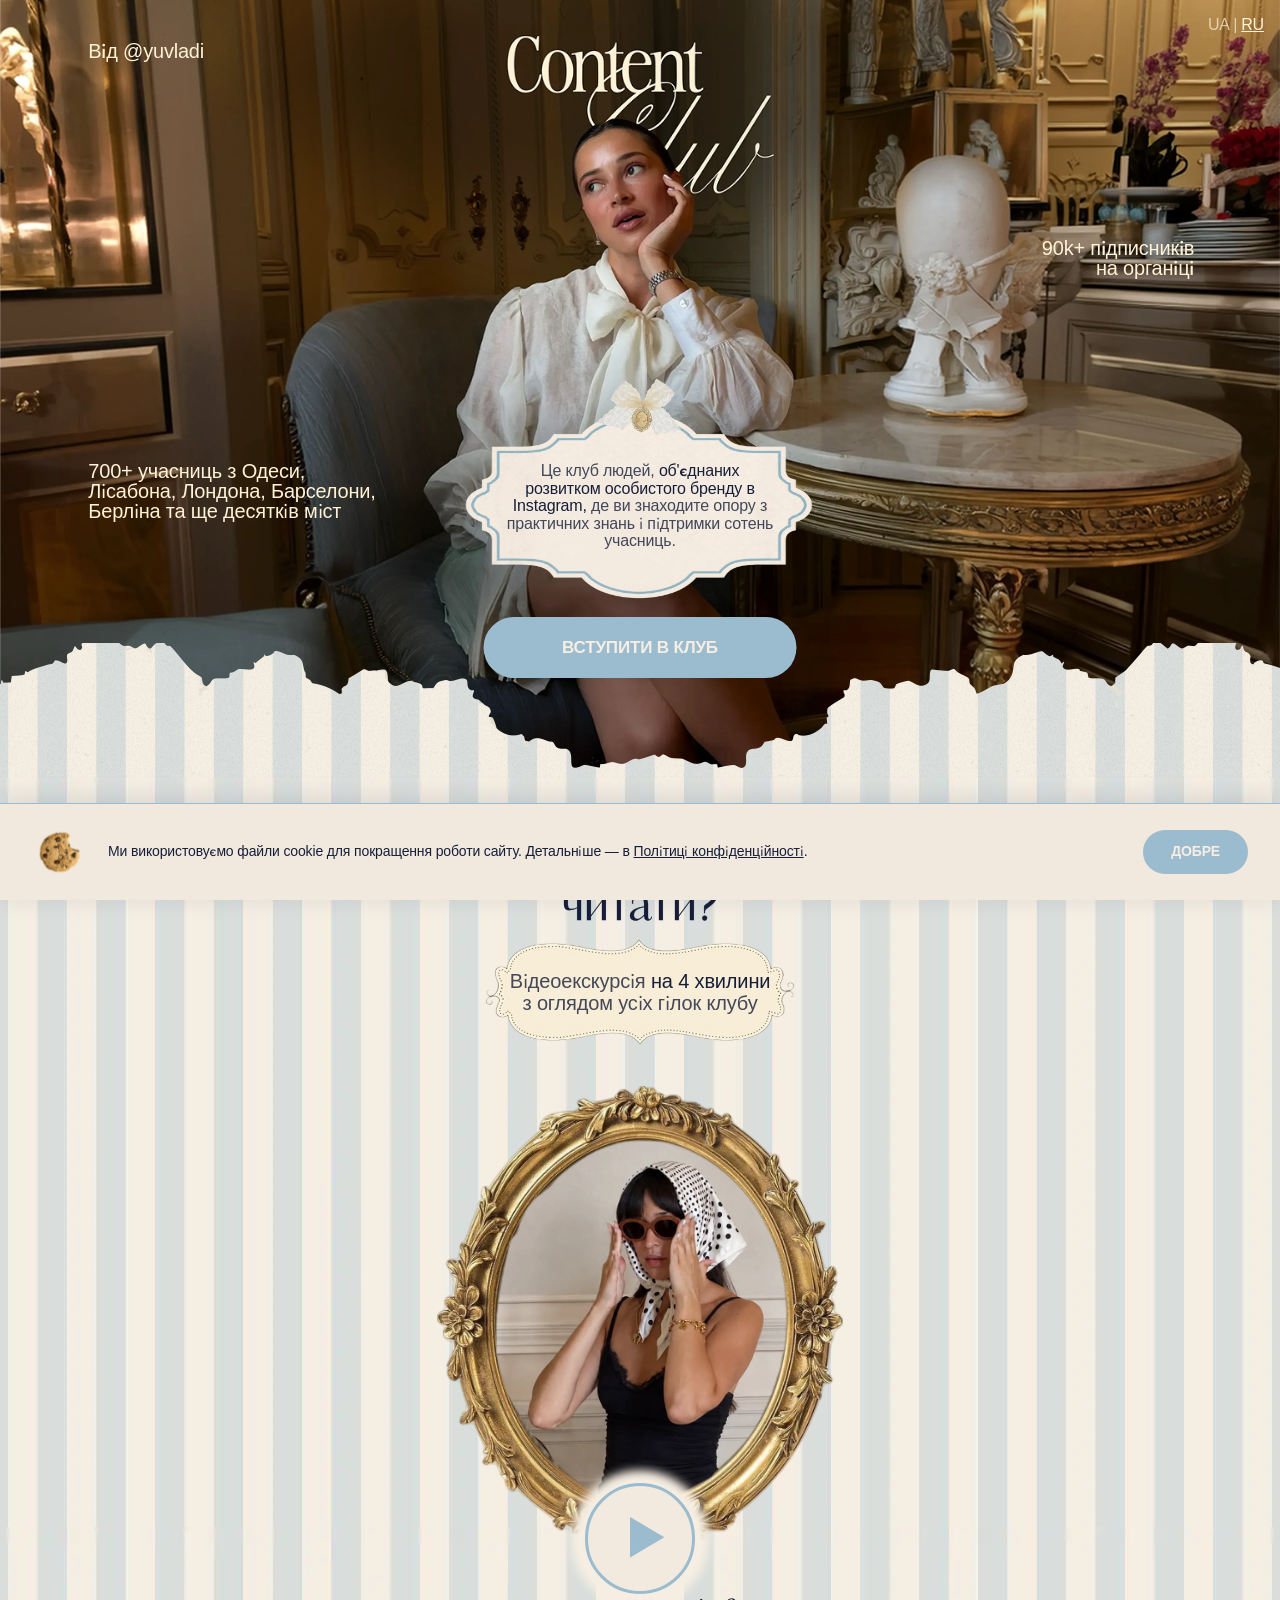
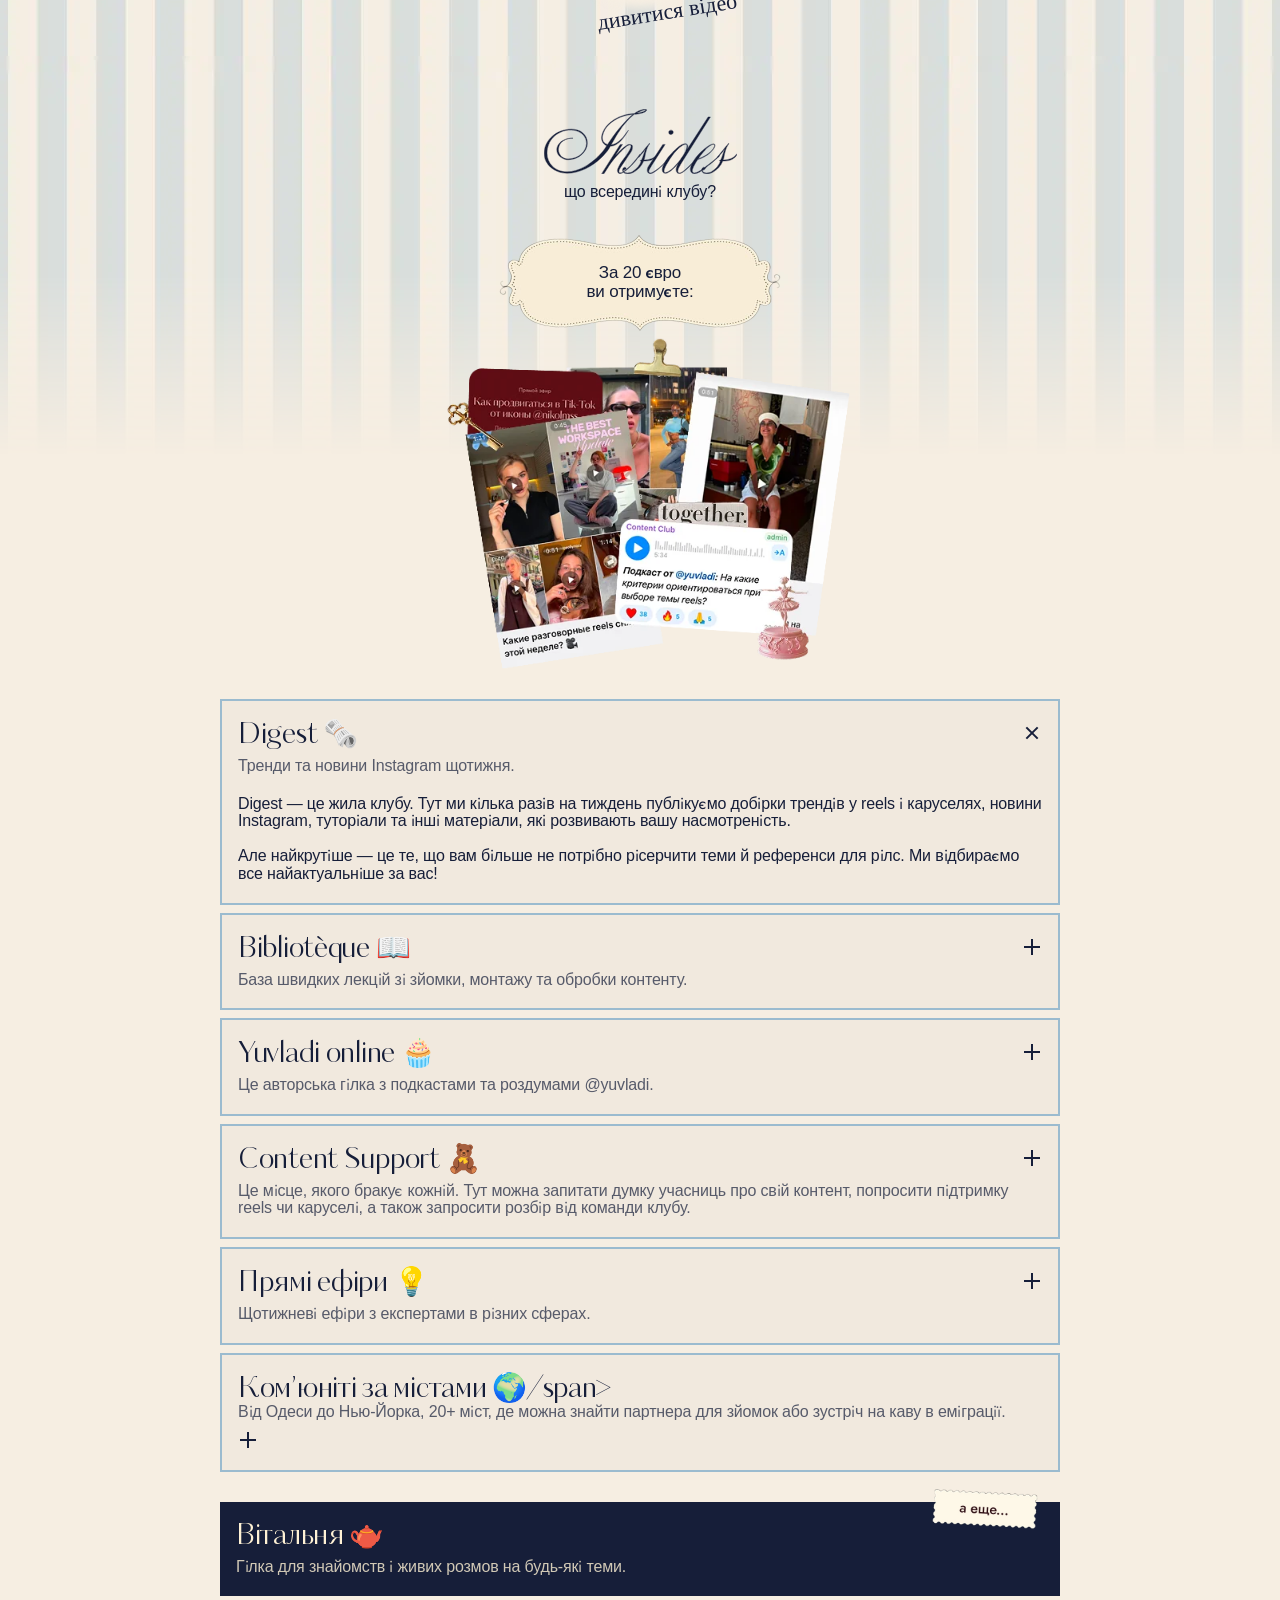
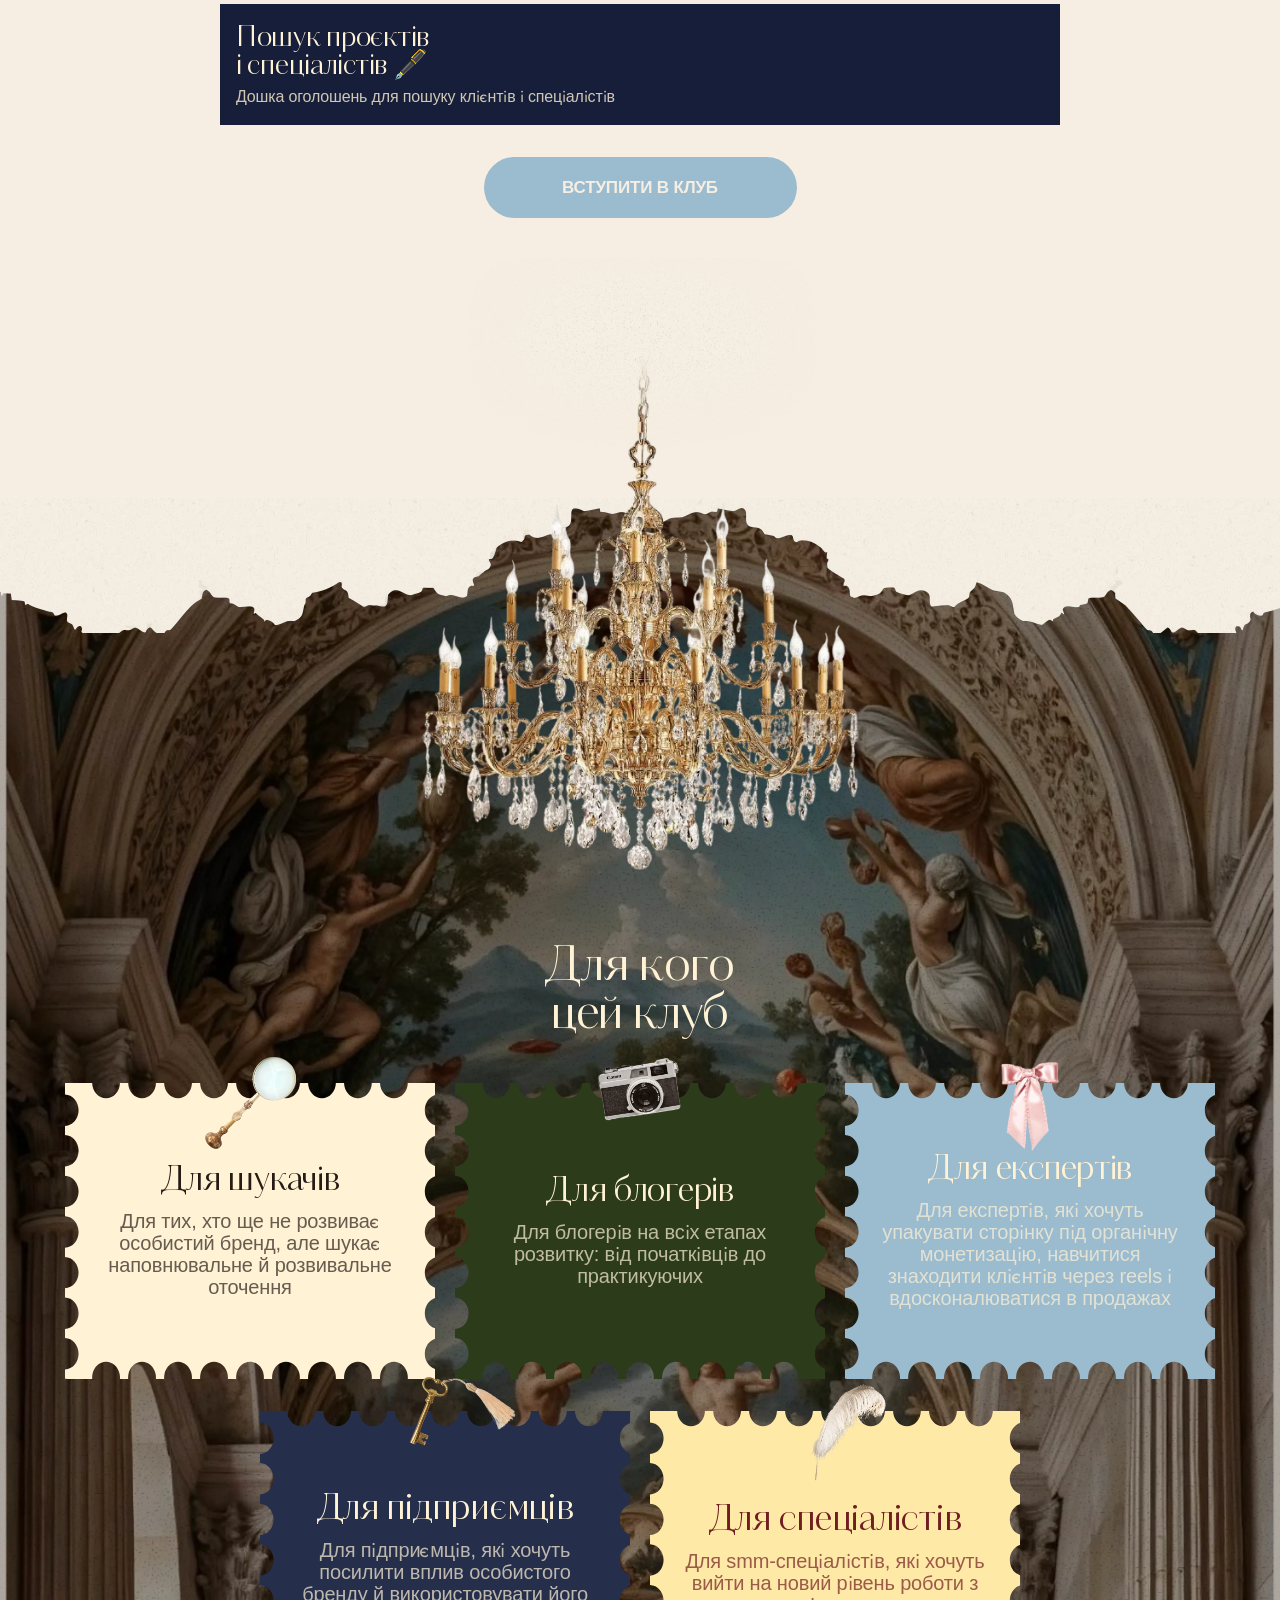
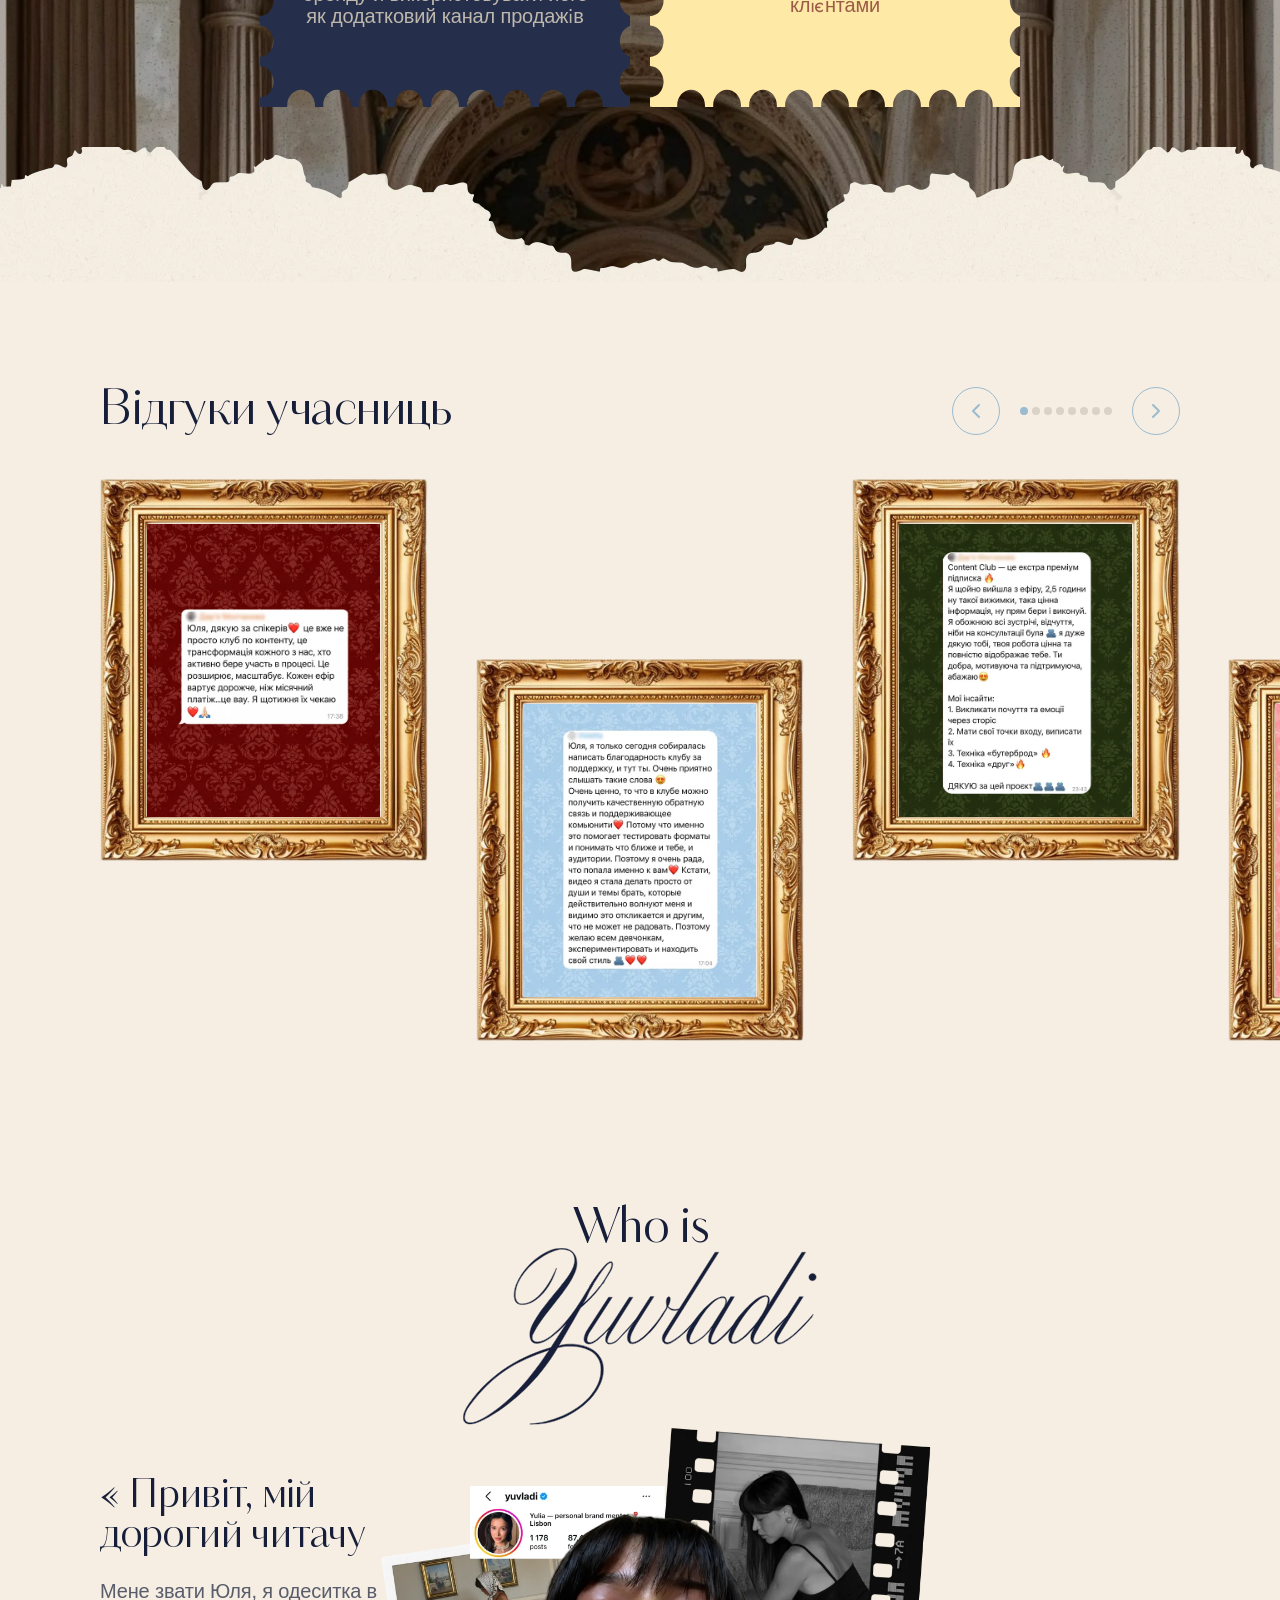
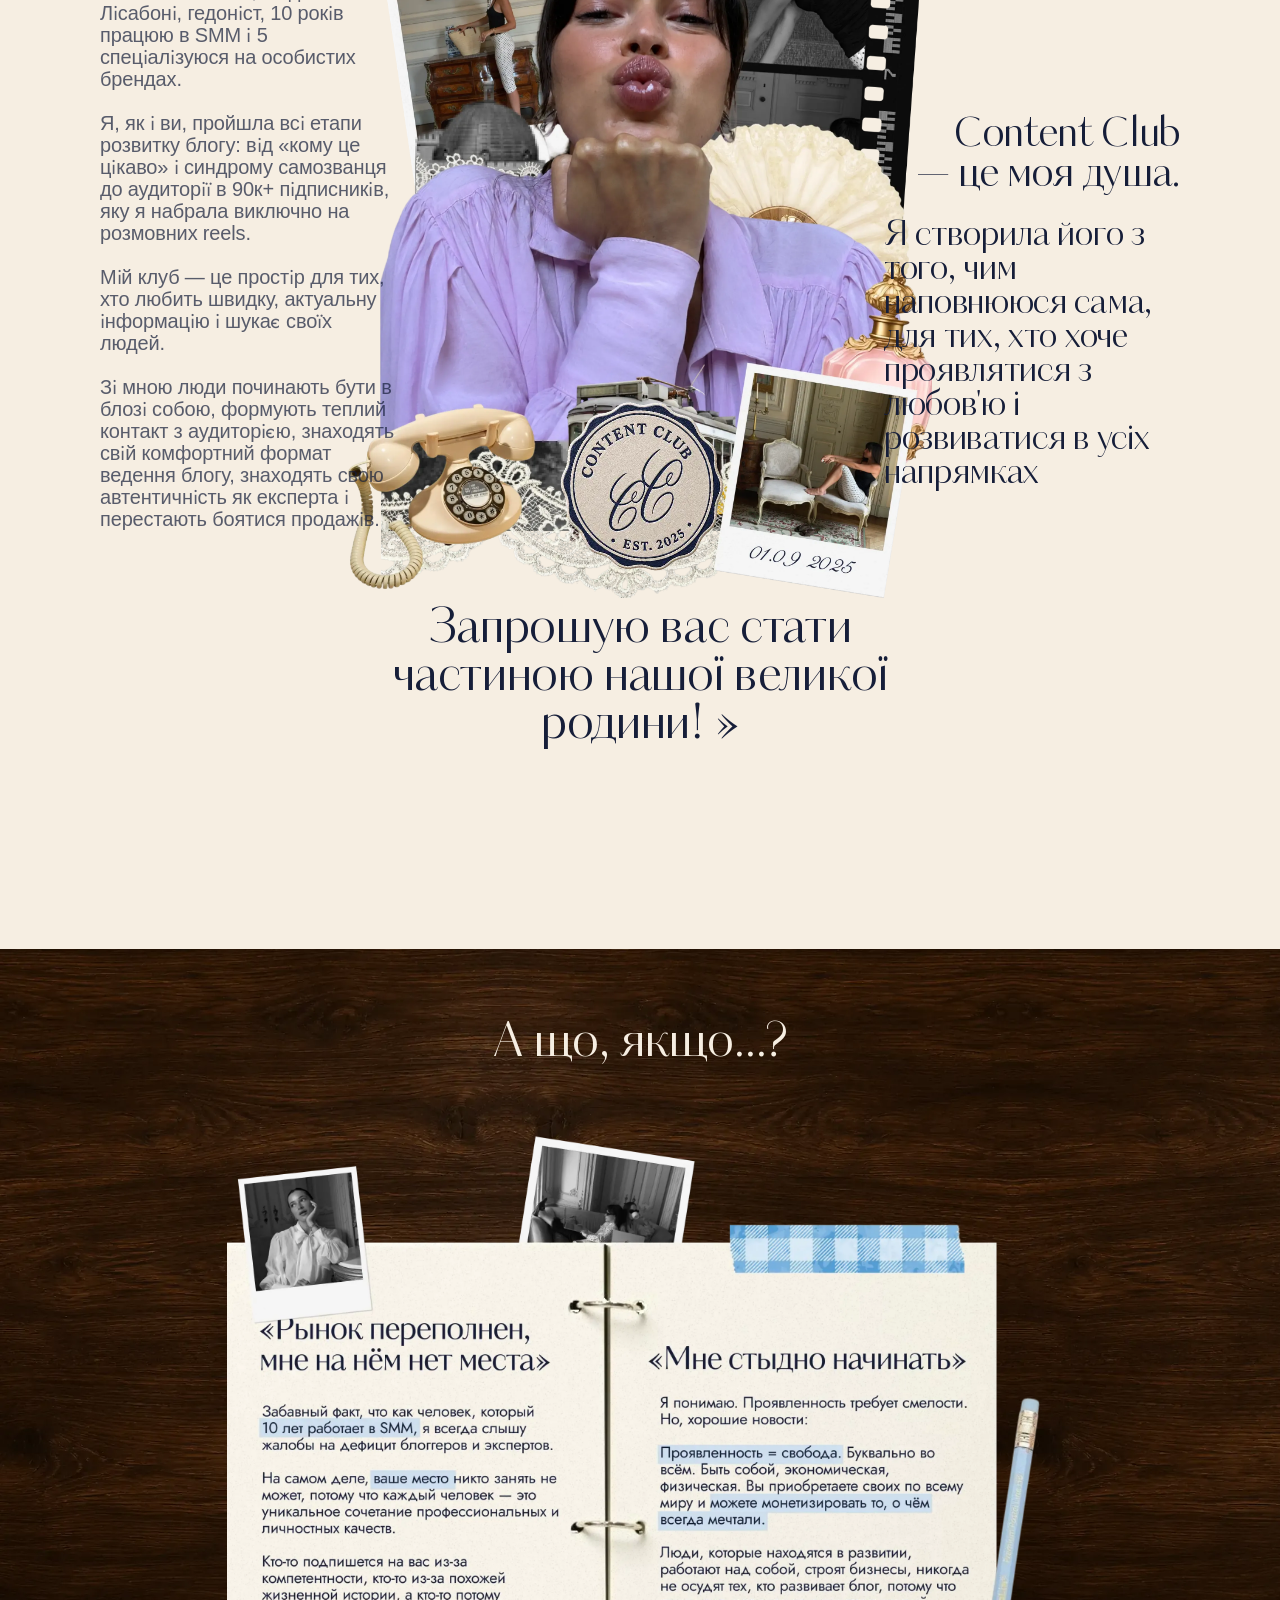
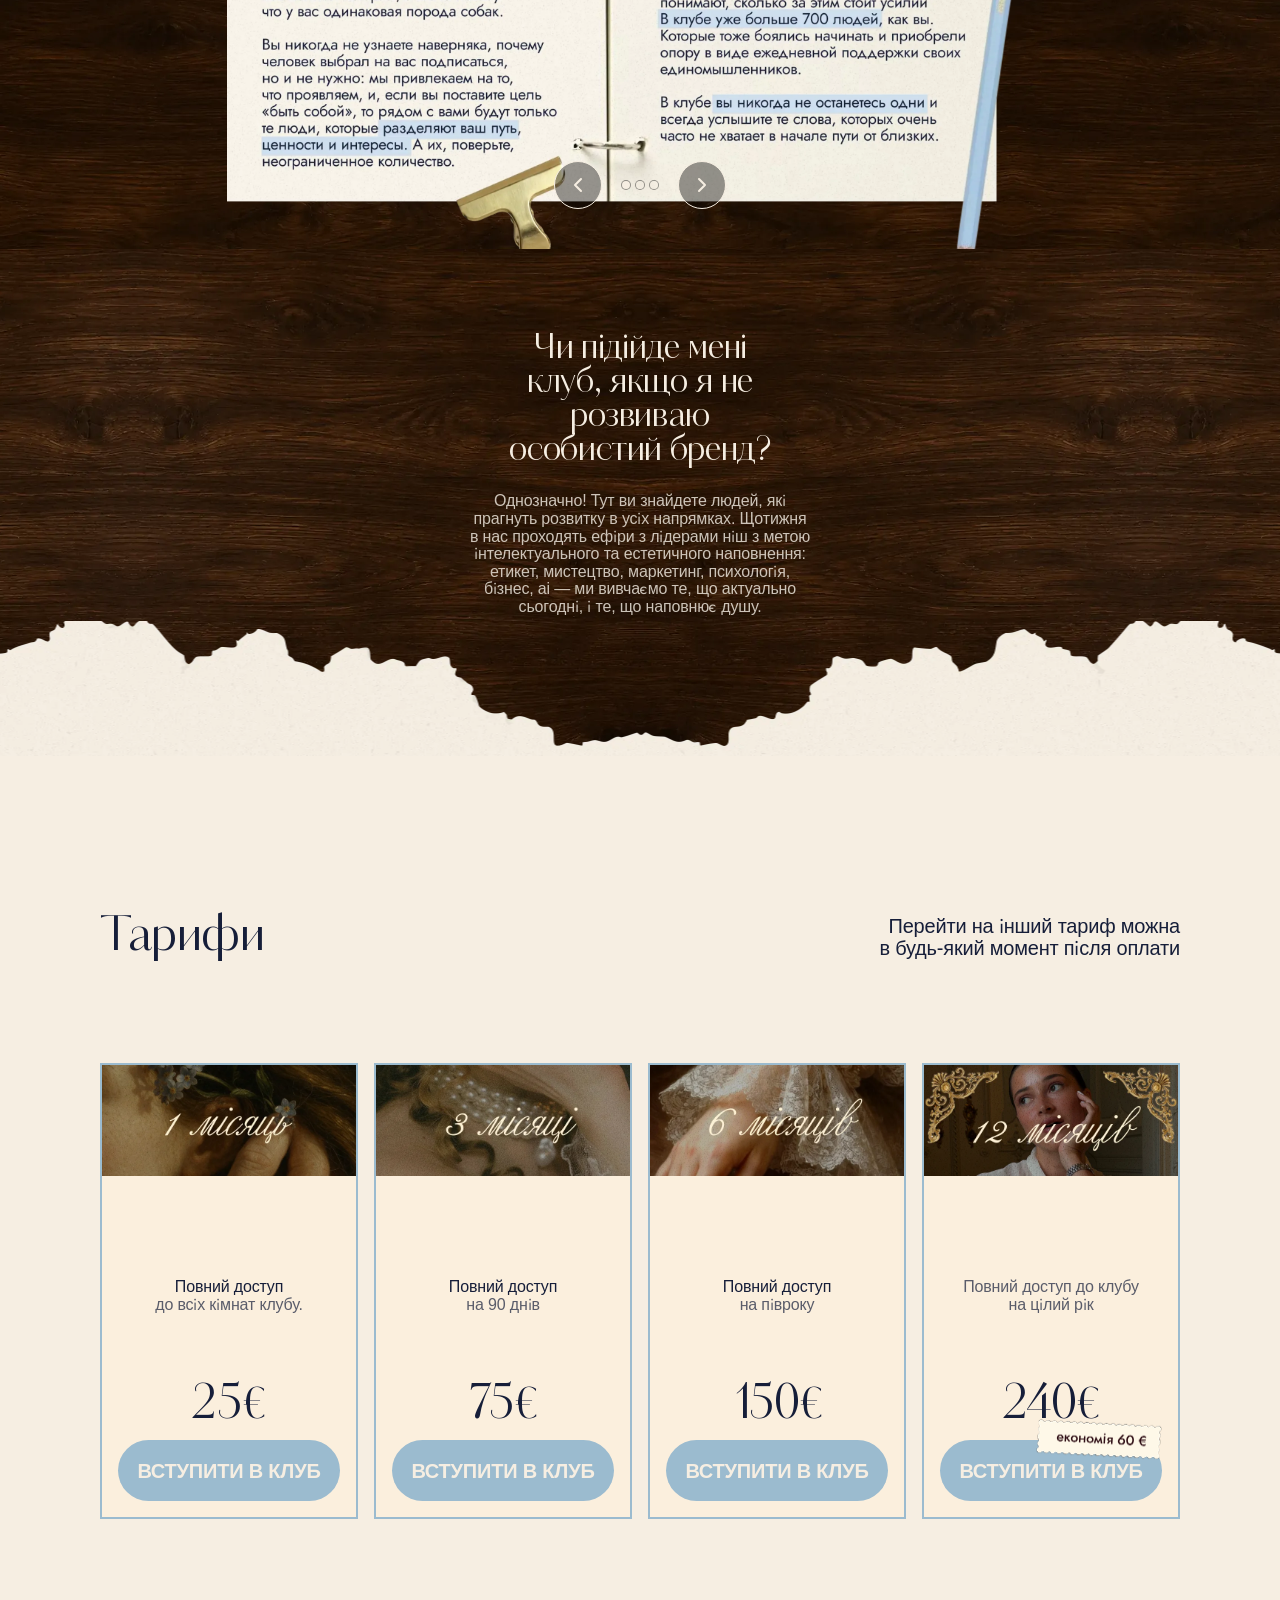
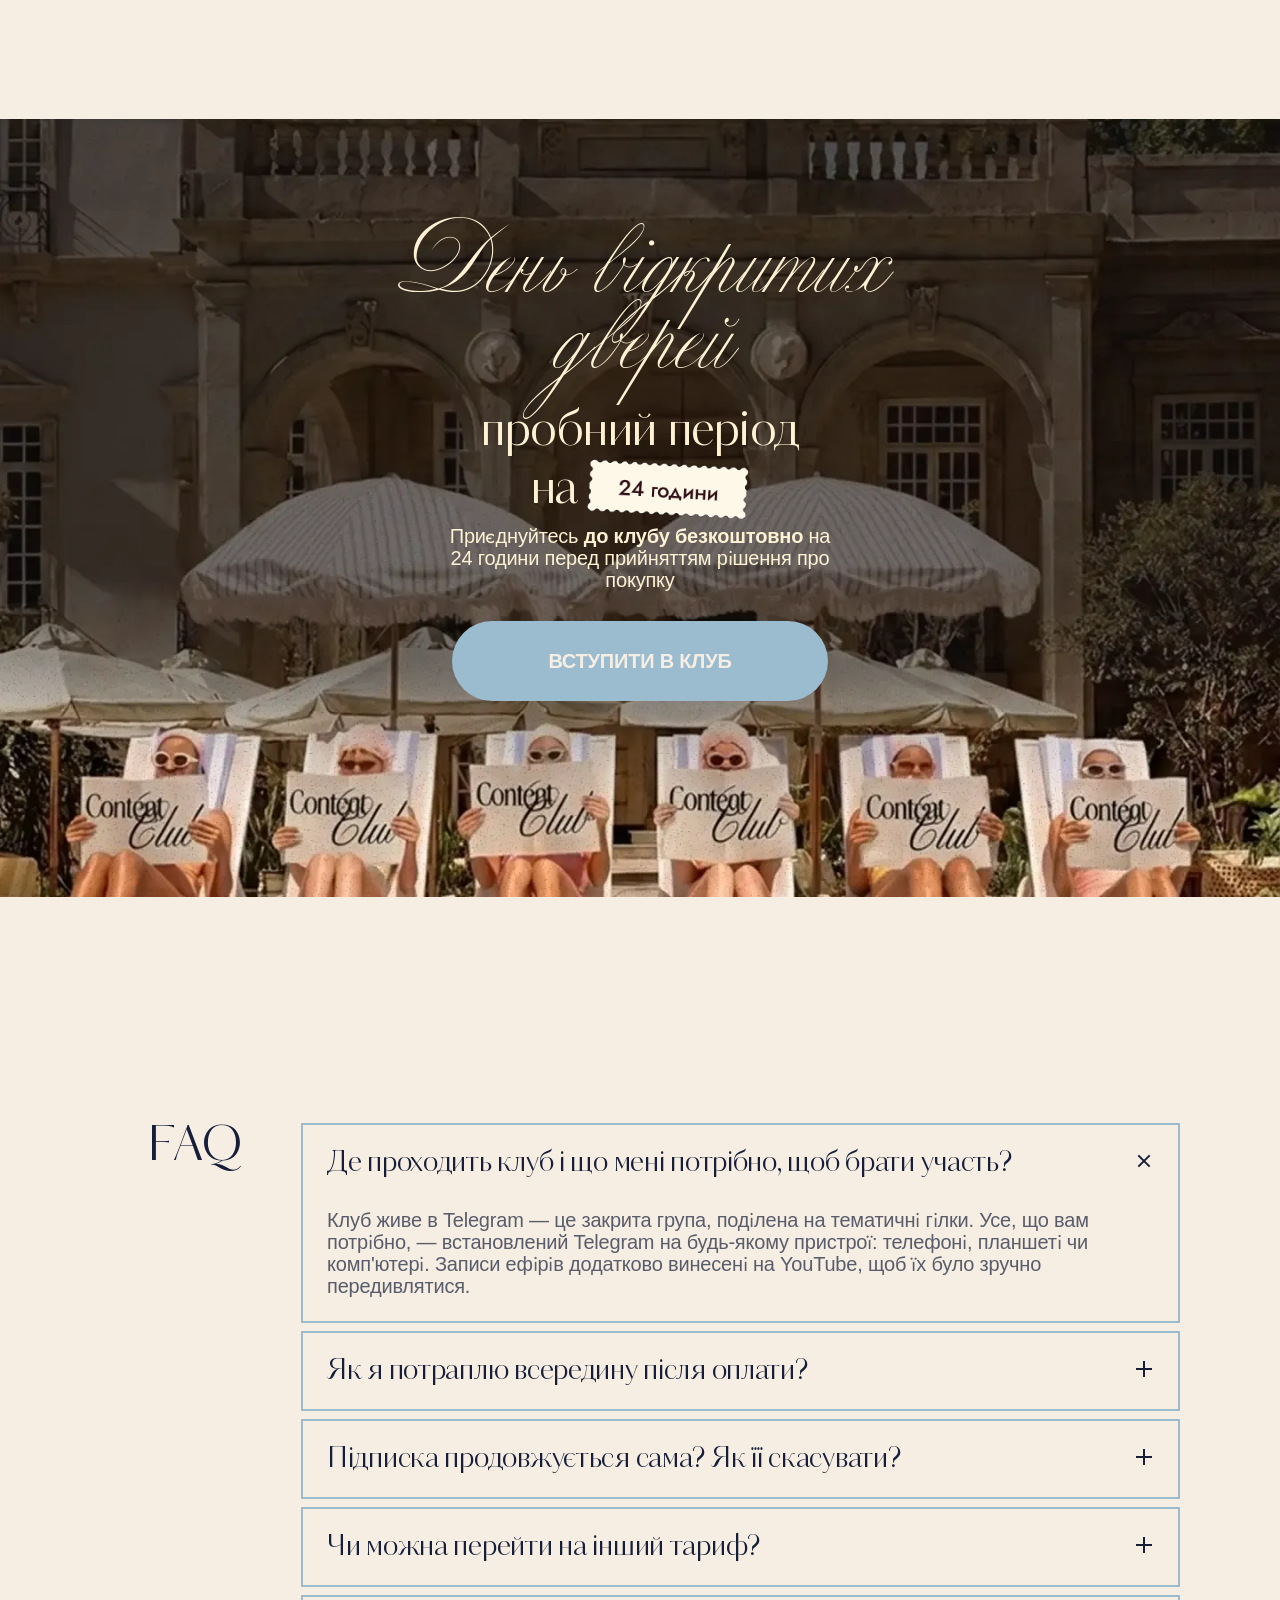
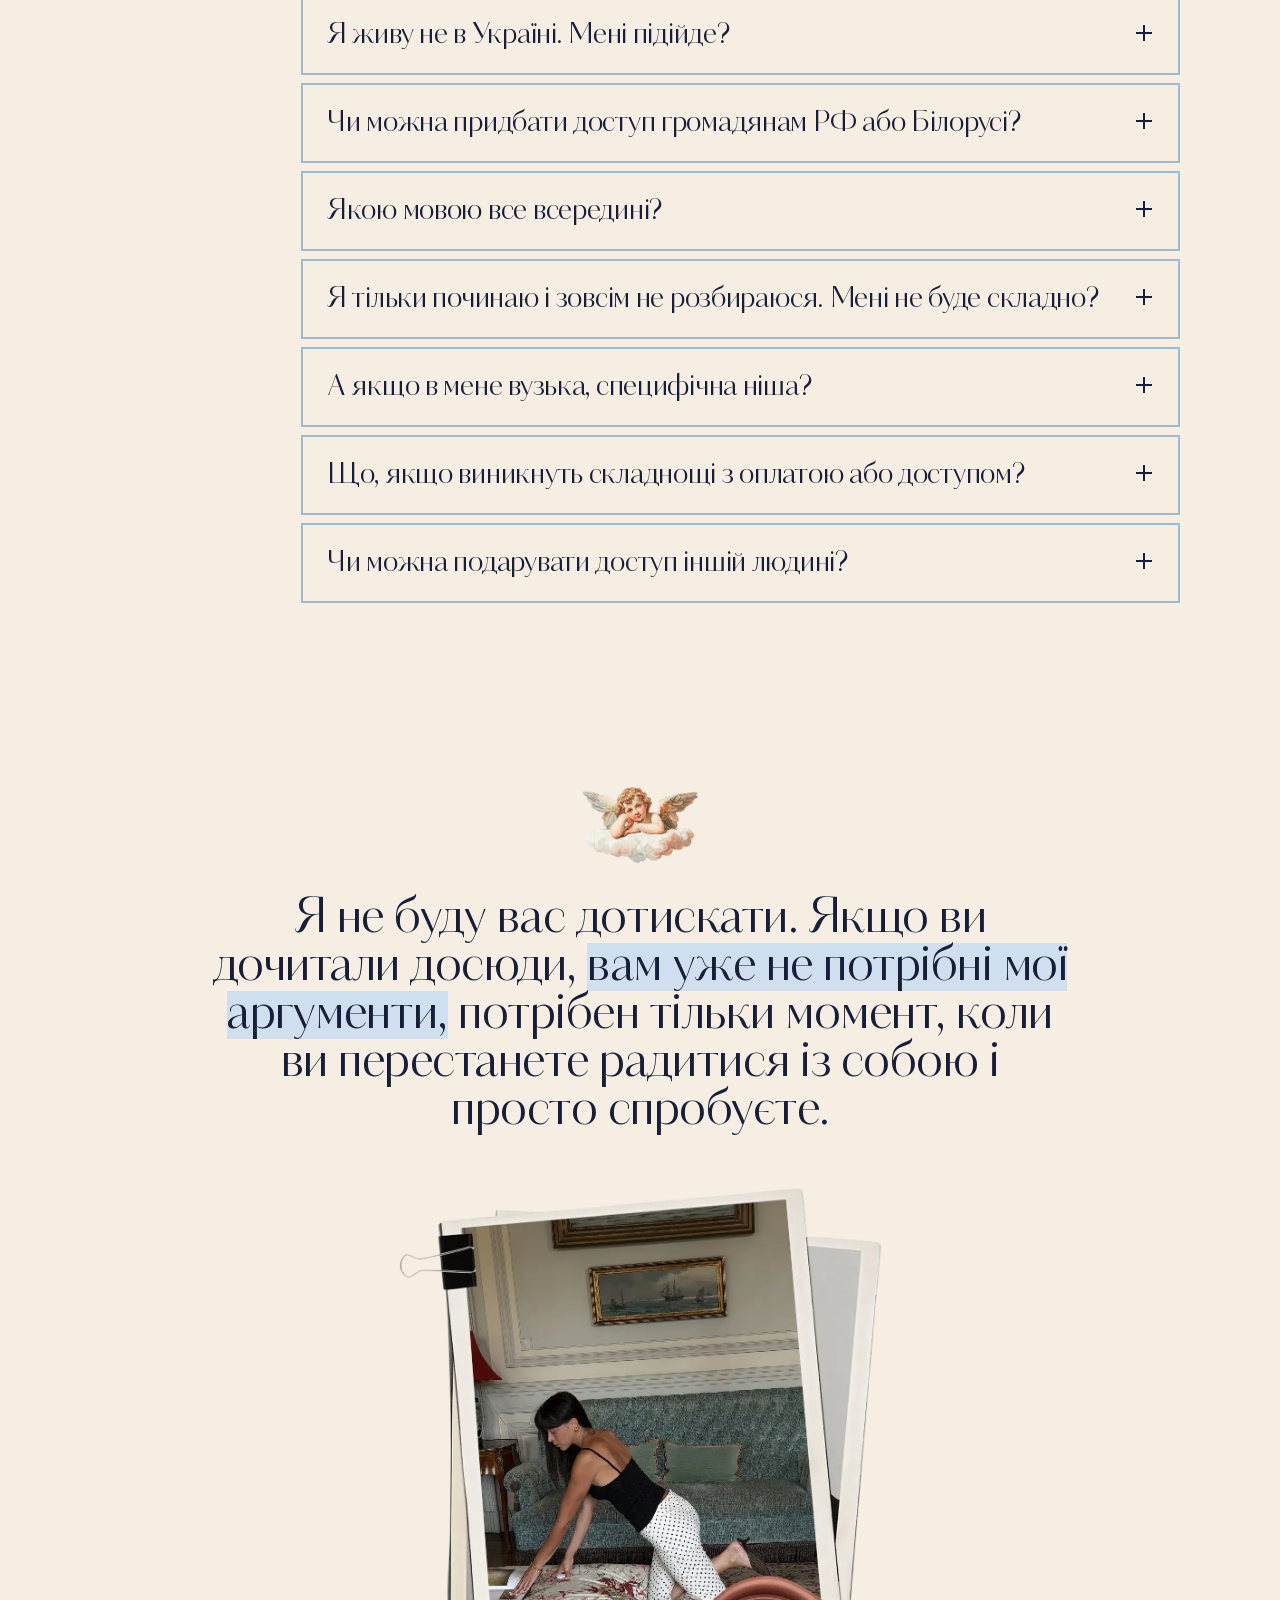
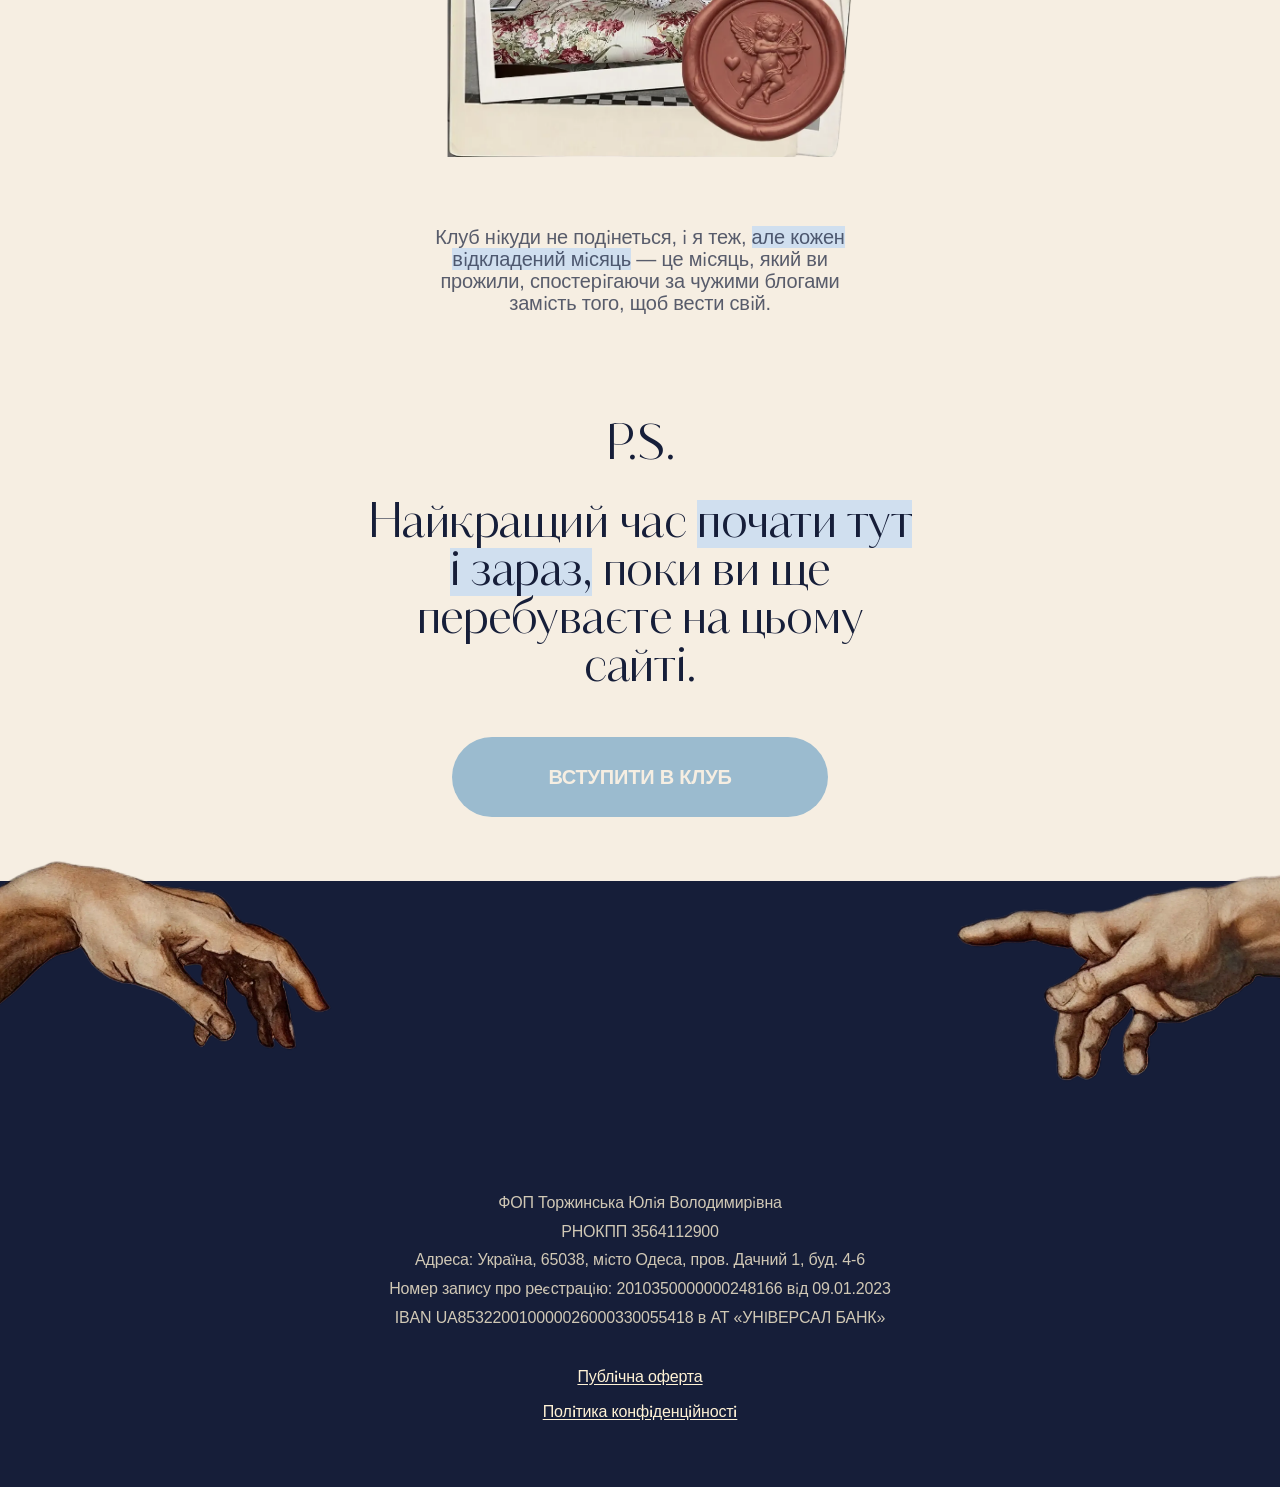
<file: index-ua-a.html>
<!doctype html>
<html lang="uk">
<head>
  <meta charset="UTF-8" />

  <!-- Meta Pixel Code -->
  <script>
  !function(f,b,e,v,n,t,s)
  {if(f.fbq)return;n=f.fbq=function(){n.callMethod?
  n.callMethod.apply(n,arguments):n.queue.push(arguments)};
  if(!f._fbq)f._fbq=n;n.push=n;n.loaded=!0;n.version='2.0';
  n.queue=[];t=b.createElement(e);t.async=!0;
  t.src=v;s=b.getElementsByTagName(e)[0];
  s.parentNode.insertBefore(t,s)}(window, document,'script',
  'https://connect.facebook.net/en_US/fbevents.js');
  fbq('init', '1029980306332056');
  fbq('track', 'PageView');
  </script>
  <noscript><img height="1" width="1" style="display:none"
  src="https://www.facebook.com/tr?id=1029980306332056&ev=PageView&noscript=1"
  /></noscript>
  <!-- End Meta Pixel Code -->

  <!-- Google tag (gtag.js) -->
  <script async src="https://www.googletagmanager.com/gtag/js?id=G-LZFH7NNCCK"></script>
  <script>
    window.dataLayer = window.dataLayer || [];
    function gtag(){dataLayer.push(arguments);}
    gtag('js', new Date());

    gtag('config', 'G-LZFH7NNCCK');
  </script>
  <meta name="viewport" content="width=device-width, initial-scale=1.0" />
  <title>Content Club</title>
  <link rel="icon" type="image/png" href="images/favicon.png" />
  <meta name="description" content="Content Club — закрита спільнота Instagram-блогерки з 90k+ підписників. Практичні матеріали, розбори та підтримка для розвитку особистого бренду в Instagram. Тарифи від 25€/міс." />
  <link rel="canonical" href="index-ua.html" />
  <link rel="alternate" hreflang="ru" href="index.html" />
  <link rel="alternate" hreflang="uk" href="index-ua.html" />
  <!-- og:image/twitter:image use a relative path — swap in an absolute
       https://... URL (with the production domain) once it's known, since
       Facebook/Twitter's own scrapers don't reliably resolve relative
       image URLs. og:url intentionally omitted for the same reason. -->
  <meta property="og:type" content="website" />
  <meta property="og:site_name" content="Content Club" />
  <meta property="og:locale" content="uk_UA" />
  <meta property="og:title" content="Content Club" />
  <meta property="og:description" content="Content Club — закрита спільнота Instagram-блогерки з 90k+ підписників. Практичні матеріали, розбори та підтримка для розвитку особистого бренду в Instagram. Тарифи від 25€/міс." />
  <meta property="og:image" content="images/фон Юля.webp" />
  <meta name="twitter:card" content="summary_large_image" />
  <meta name="twitter:title" content="Content Club" />
  <meta name="twitter:description" content="Content Club — закрита спільнота Instagram-блогерки з 90k+ підписників. Практичні матеріали, розбори та підтримка для розвитку особистого бренду в Instagram. Тарифи від 25€/міс." />
  <meta name="twitter:image" content="images/фон Юля.webp" />
  <link rel="preconnect" href="https://fonts.googleapis.com" />
  <link rel="preconnect" href="https://fonts.gstatic.com" crossorigin />
  <link href="https://fonts.googleapis.com/css2?family=Jost:wght@400;500;600&family=Parisienne&display=swap" rel="stylesheet" />
  <link rel="stylesheet" href="Jost-UA-Patch/style.css" />
  <link rel="stylesheet" href="KudryashevHeadline-Sans/style.css" />
  <link rel="stylesheet" href="Classica Two/style.css" />
  <link rel="stylesheet" href="css/variables.css" />
  <link rel="stylesheet" href="css/base.css" />
  <link rel="stylesheet" href="css/components/button.css" />
  <link rel="stylesheet" href="css/components/hero.css" />
  <link rel="stylesheet" href="css/components/video-teaser.css" />
  <link rel="stylesheet" href="css/components/video-modal.css" />
  <link rel="stylesheet" href="css/components/tariff-modal.css" />
  <link rel="stylesheet" href="css/components/accordion.css" />
  <link rel="stylesheet" href="css/components/club-contents.css" />
  <link rel="stylesheet" href="css/components/audience-fit.css" />
  <link rel="stylesheet" href="css/components/testimonials.css" />
  <link rel="stylesheet" href="css/components/founder-intro.css" />
  <link rel="stylesheet" href="css/components/what-if.css" />
  <link rel="stylesheet" href="css/components/objections.css" />
  <link rel="stylesheet" href="css/components/keyhole-bonus.css" />
  <link rel="stylesheet" href="css/components/pricing.css" />
  <link rel="stylesheet" href="css/components/faq.css" />
  <link rel="stylesheet" href="css/components/closing-cta.css" />
  <link rel="stylesheet" href="css/components/footer.css" />
  <link rel="stylesheet" href="css/components/cookie-banner.css" />
</head>
<body>
  <header class="visually-hidden"><h1>Content Club</h1></header>

  <section class="hero" aria-label="Привітання">
    <picture>
      <source media="(max-width: 767.98px)" srcset="images/hero-bg-mobile.png" />
      <img loading="eager" class="hero__bg" src="images/фон Юля.webp" alt="Засновниця Content Club у вінтажному інтер'єрі із золотою ліпниною" />
    </picture>
    <nav class="hero__lang-switch" aria-label="Вибір мови">
      <span class="hero__lang-switch-current" aria-current="page">UA |</span>
      <a href="index-a.html">RU</a>
    </nav>

    <p class="hero__eyebrow">Від @yuvladi</p>
    <p class="hero__followers">90k+ підписників<br />на органіці</p>

    <div class="hero__decor-circle hero__decor-circle--1" aria-hidden="true"></div>
    <div class="hero__decor-circle hero__decor-circle--2" aria-hidden="true"></div>

    <div class="hero__stack">
      <div class="hero__collage">
        <div class="hero__card">
          <img loading="eager" class="hero__photo hero__photo--tag" src="images/hero-photo-1.webp" alt="" />
          <p class="hero__description">
            Це клуб людей, <strong>об'єднаних<br />розвитком особистого бренду в Instagram,</strong> де ви знаходите опору з практичних знань і підтримки сотень учасниць.
          </p>
        </div>
        <img loading="eager" class="hero__photo hero__photo--pin" src="images/hero-photo-2.webp" alt="" />
      </div>

      <a class="btn-cta hero__cta" href="#pricing">Вступити в клуб</a>
    </div>

    <p class="hero__social-proof">700+ учасниць з Одеси, Лісабона, Лондона, Барселони, Берліна та ще десятків міст</p>

    <img loading="eager" class="hero__torn-edge" src="images/край 1.webp" alt="" />
  </section>

  <section class="video-teaser" aria-label="Відеоекскурсія по клубу">
    <div class="video-teaser__bg" aria-hidden="true"></div>

    <div class="video-teaser__stack">
      <div class="video-teaser__content">
        <h2 class="video-teaser__heading">Не хочете<br />читати?</h2>
        <div class="video-teaser__description-wrap">
          <img loading="eager" class="video-teaser__description-badge" src="images/image 63345919.png" alt="" aria-hidden="true" />
          <p class="video-teaser__description">Відеоекскурсія <strong>на 4 хвилини</strong><br />з оглядом усіх гілок клубу</p>
        </div>
      </div>

      <button class="video-teaser__watch" type="button">
        <img loading="eager" class="video-teaser__photo" src="images/photo.webp" alt="" />
        <img loading="eager" class="video-teaser__frame" src="images/photo-frame-mask.webp" alt="" />
        <span class="video-teaser__play-glow" aria-hidden="true"></span>
        <span class="video-teaser__play-circle" aria-hidden="true"></span>
        <span class="video-teaser__play-triangle" aria-hidden="true"></span>
        <span class="video-teaser__caption"><span class="video-teaser__caption-text">дивитися відео</span></span>
      </button>
    </div>
  </section>

  <section class="club-contents" aria-label="Що всередині клубу">
    <div class="club-contents__bg" aria-hidden="true"></div>

    <div class="club-contents__intro">
      <img loading="eager" class="club-contents__icon" src="images/icon-whats-inside.svg" alt="Insides" />
      <p class="club-contents__icon-caption">що всередині клубу?</p>
    </div>

    <div class="club-contents__offer-wrap">
      <img loading="eager" class="club-contents__offer-badge" src="images/image 63345919.png" alt="" aria-hidden="true" />
      <p class="club-contents__offer">За 20 євро<br />ви отримуєте:</p>
    </div>

    <div class="club-contents__list">
      <img loading="eager" class="club-contents__photo-collage" src="images/Frame 1484578932.webp" alt="Колаж із фото учасниць клубу" />

      <div class="accordion-group">
        <details class="accordion-item" name="room-accordion" open>
          <summary class="accordion-item__summary">
            <span class="accordion-item__heading">
              <span class="accordion-item__title">Digest 🗞️</span>
              <p class="accordion-item__subtitle">Тренди та новини Instagram щотижня.</p>
            </span>
            <span class="accordion-item__icon" aria-hidden="true"></span>
          </summary>
          <div class="accordion-item__body">
            <p class="accordion-item__description">Digest — це жила клубу. Тут ми кілька разів на тиждень публікуємо добірки трендів у reels і каруселях, новини Instagram, туторіали та інші матеріали, які розвивають вашу насмотреність.

Але найкрутіше — це те, що вам більше не потрібно рісерчити теми й референси для рілс. Ми відбираємо все найактуальніше за вас!</p>
          </div>
        </details>

        <details class="accordion-item" name="room-accordion">
          <summary class="accordion-item__summary">
            <span class="accordion-item__heading">
              <span class="accordion-item__title">Bibliotèque 📖</span>
              <p class="accordion-item__subtitle">База швидких лекцій зі зйомки, монтажу та обробки контенту.</p>
            </span>
            <span class="accordion-item__icon" aria-hidden="true"></span>
          </summary>
          <div class="accordion-item__body">
            <p class="accordion-item__description">Від «як раз і назавжди зафіксувати експозицію» до «як рости за допомогою сезонного контенту» і «як упакувати сторінку експерта».</p>
          </div>
        </details>

        <details class="accordion-item" name="room-accordion">
          <summary class="accordion-item__summary">
            <span class="accordion-item__heading">
              <span class="accordion-item__title">Yuvladi online 🧁</span>
              <p class="accordion-item__subtitle">Це авторська гілка з подкастами та роздумами @yuvladi.</p>
            </span>
            <span class="accordion-item__icon" aria-hidden="true"></span>
          </summary>
          <div class="accordion-item__body">
            <p class="accordion-item__description">Це буквально те, що відбувається в голові Юлі: чим вона надихається, про що спілкується з клієнтами та інфлюенсерами, як експериментує з контентом і просуванням. Інсайди та чесна думка експертки з 10-річним досвідом у SMM.</p>
          </div>
        </details>

        <details class="accordion-item" name="room-accordion">
          <summary class="accordion-item__summary">
            <span class="accordion-item__heading">
              <span class="accordion-item__title">Content Support 🧸</span>
              <p class="accordion-item__subtitle">Це місце, якого бракує кожній. Тут можна запитати думку учасниць про свій контент, попросити підтримку reels чи каруселі, а також запросити розбір від команди клубу.</p>
            </span>
            <span class="accordion-item__icon" aria-hidden="true"></span>
          </summary>
          <div class="accordion-item__body">
            <p class="accordion-item__description">У будь-який час ви можете поставити запитання або опублікувати свій контент і отримати чесний, теплий розбір від команди та від учасниць. Content Support — це перлина клубу, адже саме контакт із людьми, підтримка і свіжий погляд допомагають рости семимильними кроками.</p>
          </div>
        </details>

        <details class="accordion-item" name="room-accordion">
          <summary class="accordion-item__summary">
            <span class="accordion-item__heading">
              <span class="accordion-item__title">Прямі ефіри 💡</span>
              <p class="accordion-item__subtitle">Щотижневі ефіри з експертами в різних сферах.</p>
            </span>
            <span class="accordion-item__icon" aria-hidden="true"></span>
          </summary>
          <div class="accordion-item__body">
            <p class="accordion-item__description">Щотижня ми зустрічаємося онлайн із запрошеними експертами й розбираємо теми, що супроводжують розвиток особистого бренду. Маркетинг, психологія, етикет, мистецтво, мода — ми наповнюємося в усіх напрямках від лідерів ніш. Усі ефіри зберігаються в записах клубу.</p>
          </div>
        </details>

        <details class="accordion-item" name="room-accordion">
          <summary class="accordion-item__summary">
            <span class="accordion-item__heading">
              <span class="accordion-item__title">Комʼюніті за містами 🌍/span>
              <p class="accordion-item__subtitle">Від Одеси до Нью-Йорка, 20+ міст, де можна знайти партнера для зйомок або зустріч на каву в еміграції.</p>
            </span>
            <span class="accordion-item__icon" aria-hidden="true"></span>
          </summary>
          <div class="accordion-item__body">
            <p class="accordion-item__description">Київ, Одеса, Барселона, Дубай, Париж, Берлін, Варшава, Лондон, Нью-Йорк, Балі, Відень, Бухарест, Мілан, Кіпр та інші міста для живого нетворкінгу.</p>
          </div>
        </details>
      </div>

      <div class="club-cards">
        <div class="club-card">
          <img loading="eager" class="club-card__sticker" src="images/content-group.webp" alt="" aria-hidden="true" />
          <h3 class="club-card__title">Вітальня 🫖</h3>
          <p class="club-card__description">Гілка для знайомств і живих розмов на будь-які теми.</p>
        </div>

        <div class="club-card">
          <h3 class="club-card__title">Пошук проєктів<br />і спеціалістів 🖋️</h3>
          <p class="club-card__description">Дошка оголошень для пошуку клієнтів і спеціалістів</p>
        </div>
      </div>
    </div>

    <a class="btn-cta club-contents__cta" href="#pricing">Вступити в клуб</a>
  </section>

  <section class="audience-fit" aria-label="Для кого цей клуб">
    <div class="audience-fit__pin">
      <div class="audience-fit__photo-wrap">
        <img loading="eager" class="audience-fit__torn-edge audience-fit__torn-edge--top" src="images/край 2.webp" alt="" aria-hidden="true" />
        <img loading="eager" class="audience-fit__bg" src="images/decorative-blur-background-1.webp" alt="" aria-hidden="true" />
        <img loading="eager" class="audience-fit__torn-edge audience-fit__torn-edge--bottom" src="images/край 2.webp" alt="" aria-hidden="true" />
      </div>
      <img loading="eager" class="audience-fit__chandelier" src="images/Group 21.webp" alt="" />
      <h2 class="audience-fit__heading">Для кого<br />цей клуб</h2>
    </div>

    <div class="audience-fit__stack">
      <article class="audience-card audience-card--seekers">
        <img loading="eager" class="audience-card__shape" src="images/card-shape-seekers.svg" alt="" aria-hidden="true" />
        <img loading="eager" class="audience-card__icon" src="images/audience-icon-seekers.webp" alt="" />
        <h3 class="audience-card__title">Для шукачів</h3>
        <p class="audience-card__text">Для тих, хто ще не розвиває особистий бренд, але шукає наповнювальне й розвивальне оточення</p>
      </article>

      <article class="audience-card audience-card--bloggers">
        <img loading="eager" class="audience-card__shape" src="images/card-shape-bloggers.svg" alt="" aria-hidden="true" />
        <img loading="eager" class="audience-card__icon" src="images/audience-icon-bloggers.webp" alt="" />
        <h3 class="audience-card__title">Для блогерів</h3>
        <p class="audience-card__text">Для блогерів на всіх етапах розвитку: від початківців до практикуючих</p>
      </article>

      <article class="audience-card audience-card--experts">
        <img loading="eager" class="audience-card__shape" src="images/card-shape-experts.svg" alt="" aria-hidden="true" />
        <img loading="eager" class="audience-card__icon" src="images/audience-icon-experts.webp" alt="" />
        <h3 class="audience-card__title">Для експертів</h3>
        <p class="audience-card__text">Для експертів, які хочуть упакувати сторінку під органічну монетизацію, навчитися знаходити клієнтів через reels і вдосконалюватися в продажах</p>
      </article>

      <article class="audience-card audience-card--entrepreneurs">
        <img loading="eager" class="audience-card__shape" src="images/card-shape-entrepreneurs.svg" alt="" aria-hidden="true" />
        <img loading="eager" class="audience-card__icon" src="images/audience-icon-entrepreneurs.webp" alt="" />
        <h3 class="audience-card__title">Для підприємців</h3>
        <p class="audience-card__text">Для підприємців, які хочуть посилити вплив особистого бренду й використовувати його як додатковий канал продажів</p>
      </article>

      <article class="audience-card audience-card--specialists">
        <img loading="eager" class="audience-card__shape" src="images/card-shape-specialists.svg" alt="" aria-hidden="true" />
        <img loading="eager" class="audience-card__icon" src="images/audience-icon-specialists.webp" alt="" />
        <h3 class="audience-card__title">Для спеціалістів</h3>
        <p class="audience-card__text">Для smm-спеціалістів, які хочуть вийти на новий рівень роботи з клієнтами</p>
      </article>
    </div>
  </section>

  <section class="testimonials" aria-label="Відгуки учасниць">
    <h2 class="testimonials__heading">Відгуки учасниць</h2>

    <div class="testimonials__viewport">
      <!-- Mobile/tablet: one fixed golden frame; only the photo underneath
           slides between testimonials (js/testimonials.js). Desktop uses
           the separate multi-item strip below instead, since it shows
           several framed testimonials at once. -->
      <div class="testimonials__stage">
        <div class="testimonials__stage-window">
          <img loading="eager" class="testimonials__stage-photo" src="images/отзыв 1.webp" alt="Скриншот відгуку учасниці клубу 1" />
          <img loading="eager" class="testimonials__stage-photo" src="images/отзыв 2.webp" alt="Скриншот відгуку учасниці клубу 2" />
          <img loading="eager" class="testimonials__stage-photo" src="images/отзыв 3.webp" alt="Скриншот відгуку учасниці клубу 3" />
          <img loading="eager" class="testimonials__stage-photo" src="images/отзыв 4.webp" alt="Скриншот відгуку учасниці клубу 4" />
          <img loading="eager" class="testimonials__stage-photo" src="images/отзыв 5.webp" alt="Скриншот відгуку учасниці клубу 5" />
          <img loading="eager" class="testimonials__stage-photo" src="images/отзыв 6.webp" alt="Скриншот відгуку учасниці клубу 6" />
          <img loading="eager" class="testimonials__stage-photo" src="images/отзыв 7.webp" alt="Скриншот відгуку учасниці клубу 7" />
          <img loading="eager" class="testimonials__stage-photo" src="images/отзыв 8.webp" alt="Скриншот відгуку учасниці клубу 8" />
        </div>
        <img loading="eager" class="testimonials__stage-frame" src="images/рамка.webp" alt="" aria-hidden="true" />
      </div>

      <ul class="testimonials__track">
        <li class="testimonials__item">
          <img loading="eager" class="testimonials__frame" src="images/рамка.webp" alt="" aria-hidden="true" />
          <img loading="eager" class="testimonials__photo" src="images/отзыв 1.webp" alt="Скриншот відгуку учасниці клубу" />
        </li>
        <li class="testimonials__item">
          <img loading="eager" class="testimonials__frame" src="images/рамка.webp" alt="" aria-hidden="true" />
          <img loading="eager" class="testimonials__photo" src="images/отзыв 2.webp" alt="Скриншот відгуку учасниці клубу" />
        </li>
        <li class="testimonials__item">
          <img loading="eager" class="testimonials__frame" src="images/рамка.webp" alt="" aria-hidden="true" />
          <img loading="eager" class="testimonials__photo" src="images/отзыв 3.webp" alt="Скриншот відгуку учасниці клубу" />
        </li>
        <li class="testimonials__item">
          <img loading="eager" class="testimonials__frame" src="images/рамка.webp" alt="" aria-hidden="true" />
          <img loading="eager" class="testimonials__photo" src="images/отзыв 4.webp" alt="Скриншот відгуку учасниці клубу" />
        </li>
        <li class="testimonials__item">
          <img loading="eager" class="testimonials__frame" src="images/рамка.webp" alt="" aria-hidden="true" />
          <img loading="eager" class="testimonials__photo" src="images/отзыв 5.webp" alt="Скриншот відгуку учасниці клубу" />
        </li>
        <li class="testimonials__item">
          <img loading="eager" class="testimonials__frame" src="images/рамка.webp" alt="" aria-hidden="true" />
          <img loading="eager" class="testimonials__photo" src="images/отзыв 6.webp" alt="Скриншот відгуку учасниці клубу" />
        </li>
        <li class="testimonials__item">
          <img loading="eager" class="testimonials__frame" src="images/рамка.webp" alt="" aria-hidden="true" />
          <img loading="eager" class="testimonials__photo" src="images/отзыв 7.webp" alt="Скриншот відгуку учасниці клубу" />
        </li>
        <li class="testimonials__item">
          <img loading="eager" class="testimonials__frame" src="images/рамка.webp" alt="" aria-hidden="true" />
          <img loading="eager" class="testimonials__photo" src="images/отзыв 8.webp" alt="Скриншот відгуку учасниці клубу" />
        </li>
      </ul>
    </div>

    <div class="testimonials__nav">
      <button class="testimonials__arrow testimonials__arrow--prev" type="button" aria-label="Попередній відгук">
        <svg viewBox="0 0 24 24" width="24" height="24" aria-hidden="true"><path d="M15 6l-6 6 6 6" fill="none" stroke="currentColor" stroke-width="2" stroke-linecap="round" stroke-linejoin="round" /></svg>
      </button>
      <div class="testimonials__dots" role="tablist">
        <button class="testimonials__dot is-active" type="button" role="tab" aria-label="Відгук 1" aria-selected="true"></button>
        <button class="testimonials__dot" type="button" role="tab" aria-label="Відгук 2" aria-selected="false"></button>
        <button class="testimonials__dot" type="button" role="tab" aria-label="Відгук 3" aria-selected="false"></button>
        <button class="testimonials__dot" type="button" role="tab" aria-label="Відгук 4" aria-selected="false"></button>
        <button class="testimonials__dot" type="button" role="tab" aria-label="Відгук 5" aria-selected="false"></button>
        <button class="testimonials__dot" type="button" role="tab" aria-label="Відгук 6" aria-selected="false"></button>
        <button class="testimonials__dot" type="button" role="tab" aria-label="Відгук 7" aria-selected="false"></button>
        <button class="testimonials__dot" type="button" role="tab" aria-label="Відгук 8" aria-selected="false"></button>
      </div>
      <button class="testimonials__arrow testimonials__arrow--next" type="button" aria-label="Наступний відгук">
        <svg viewBox="0 0 24 24" width="24" height="24" aria-hidden="true"><path d="M9 6l6 6-6 6" fill="none" stroke="currentColor" stroke-width="2" stroke-linecap="round" stroke-linejoin="round" /></svg>
      </button>
    </div>
  </section>

  <section class="founder-intro" aria-label="Хто така Юля">
    <p class="founder-intro__eyebrow">Who is</p>
    <img loading="eager" class="founder-intro__logo" src="images/logo-wordmark.svg" alt="Yuvladi" />

    <img loading="eager" class="founder-intro__collage" src="images/founder-bio-photo-collage-alt-draft.webp" alt="Колаж з особистих фотографій Юлі: інста-профіль, кадри з буднів у Лісабоні" />

    <div class="founder-intro__letter">
      <div class="founder-intro__paper-wrap">
        <img loading="eager" class="founder-intro__paper" src="images/founder-bio-photo-stack.webp" alt="" aria-hidden="true" />

        <div class="founder-intro__block founder-intro__block--1">
          <p class="founder-intro__quote">&laquo; Привіт, мій дорогий читачу</p>
          <div class="founder-intro__paragraph">
            <p>Мене звати Юля, я одеситка в Лісабоні, гедоніст, 10 років працюю в SMM і 5 спеціалізуюся на особистих брендах.</p>
            <p>Я, як і ви, пройшла всі етапи розвитку блогу: від «кому це цікаво» і синдрому самозванця до аудиторії в 90к+ підписників, яку я набрала виключно на розмовних reels.</p>
            <p>Мій клуб — це простір для тих, хто любить швидку, актуальну інформацію і шукає своїх людей.</p>
            <p>Зі мною люди починають бути в блозі собою, формують теплий контакт з аудиторією, знаходять свій комфортний формат ведення блогу, знаходять свою автентичність як експерта і перестають боятися продажів.</p>
          </div>
        </div>

        <div class="founder-intro__block founder-intro__block--2">
          <p class="founder-intro__heading2">Content Club<br />— це моя душа.</p>
          <p class="founder-intro__paragraph2">Я створила його з того, чим наповнююся сама, для тих, хто хоче проявлятися з любов'ю і розвиватися в усіх напрямках</p>
        </div>

        <p class="founder-intro__invite">Запрошую вас стати частиною нашої великої родини! &raquo;</p>
      </div>

      <img loading="eager" class="founder-intro__badge" src="images/brosh.webp" alt="Печатка клубу Content Club, засновано 2025 року" />
    </div>
  </section>

  <section class="what-if" aria-label="А що, якщо?">
    <div class="what-if__pin">
      <div class="what-if__bg" aria-hidden="true"></div>
      <h2 class="what-if__heading">А що, якщо…?</h2>

      <div class="what-if__track">
        <img loading="eager" class="what-if__composite" style="--x:11.67%;--y:13.42%;--w:8.79%" src="images/polaroid-frame-1.png" alt="" aria-hidden="true" />
        <img loading="eager" class="what-if__page what-if__page--1" src="images/1 страница.webp" alt="Розворот щоденника: «Ринок переповнений, мені на ньому немає місця»" />
        <img loading="eager" class="what-if__composite" style="--x:1.47%;--y:18.09%;--w:5.55%" src="images/polaroid-frame-2.png" alt="" aria-hidden="true" />

        <img loading="eager" class="what-if__deco" style="--x:80.67%;--y:40.64%;--w:10.84%;--h:49.82%;--r:-8.01deg" src="images/esli-photo-tall2.webp" alt="" aria-hidden="true" />
        <img loading="eager" class="what-if__deco" style="--x:12.79%;--y:86.44%;--w:11.92%;--h:31.38%;--r:156.55deg" src="images/esli-photo-round.webp" alt="" aria-hidden="true" />
        <img loading="eager" class="what-if__deco" style="--x:26.06%;--y:27.03%;--w:9.46%;--h:5.17%;--r:0deg" src="images/esli-photo-tape.webp" alt="" aria-hidden="true" />
        <img loading="eager" class="what-if__deco" style="--x:31.91%;--y:69.88%;--w:12.49%;--h:59.46%;--r:7.79deg" src="images/esli-photo-tall.webp" alt="" aria-hidden="true" />
        <img loading="eager" class="what-if__page what-if__page--2" src="images/2 страница.webp" alt="Розворот щоденника з роздумами «А що, якщо…?»" />
        <img loading="eager" class="what-if__composite" style="--x:37.08%;--y:75.56%;--w:10.45%" src="images/Group 24.png" alt="" aria-hidden="true" />
        <img loading="eager" class="what-if__deco" style="--x:41.24%;--y:26.79%;--w:2.88%;--h:15.96%;--r:-87.77deg" src="images/esli-photo-sliver.webp" alt="" aria-hidden="true" />
        <img loading="eager" class="what-if__deco" style="--x:65.75%;--y:28.49%;--w:6.47%;--h:20.68%;--r:5.46deg" src="images/esli-photo-a.webp" alt="" aria-hidden="true" />
        <img loading="eager" class="what-if__deco" style="--x:65.79%;--y:27.64%;--w:5.63%;--h:16.46%;--r:5.46deg" src="images/esli-photo-b.webp" alt="" aria-hidden="true" />
        <img loading="eager" class="what-if__deco" style="--x:60.3%;--y:84.64%;--w:5.15%;--h:13.57%;--r:-5.86deg" src="images/esli-photo-round-small.webp" alt="" aria-hidden="true" />
        <img loading="eager" class="what-if__page what-if__page--3" src="images/3 страница.webp" alt="Розворот щоденника з роздумами «А що, якщо…?»" />
        <img loading="eager" class="what-if__composite" style="--x:87.37%;--y:74.15%;--w:7.28%" src="images/Group 23.png" alt="" aria-hidden="true" />
        <img loading="eager" class="what-if__deco" style="--x:97.59%;--y:77.77%;--w:13.43%;--h:37.25%;--r:-30.37deg" src="images/photo-4.png" alt="" aria-hidden="true" />
      </div>

      <div class="what-if__spreads">
        <div class="what-if__spread-slot">
          <img loading="eager" class="what-if__spread" src="images/Frame 1484578928.webp" alt="Розворот щоденника: «Ринок переповнений, мені на ньому немає місця» / «Мені соромно починати»" />
        </div>
        <div class="what-if__spread-slot">
          <img loading="eager" class="what-if__spread" src="images/Group 27.webp" alt="Розворот щоденника: «Я в цьому не розберуся, забагато всього» / «Я оплачу доступ, проведу там один день і ніколи не повернуся»" />
        </div>
        <div class="what-if__spread-slot">
          <img loading="eager" class="what-if__spread" src="images/Frame 1484578929.webp" alt="Розворот щоденника: «У мене специфічна ніша, мені це не підійде»" />
        </div>
      </div>

      <div class="what-if__nav">
        <button class="what-if__arrow what-if__arrow--prev" type="button" aria-label="Предыдущий разворот">
          <svg viewBox="0 0 24 24" width="24" height="24" aria-hidden="true"><path d="M15 6l-6 6 6 6" fill="none" stroke="currentColor" stroke-width="2" stroke-linecap="round" stroke-linejoin="round" /></svg>
        </button>

        <div class="what-if__dots what-if__dots--mobile" role="tablist">
          <button class="what-if__dot is-active" type="button" role="tab" aria-label="Шаг 1" aria-selected="true"></button>
          <button class="what-if__dot" type="button" role="tab" aria-label="Шаг 2" aria-selected="false"></button>
          <button class="what-if__dot" type="button" role="tab" aria-label="Шаг 3" aria-selected="false"></button>
          <button class="what-if__dot" type="button" role="tab" aria-label="Шаг 4" aria-selected="false"></button>
          <button class="what-if__dot" type="button" role="tab" aria-label="Шаг 5" aria-selected="false"></button>
          <button class="what-if__dot" type="button" role="tab" aria-label="Шаг 6" aria-selected="false"></button>
        </div>

        <div class="what-if__dots what-if__dots--desktop" role="tablist">
          <button class="what-if__dot is-active" type="button" role="tab" aria-label="Разворот 1" aria-selected="true"></button>
          <button class="what-if__dot" type="button" role="tab" aria-label="Разворот 2" aria-selected="false"></button>
          <button class="what-if__dot" type="button" role="tab" aria-label="Разворот 3" aria-selected="false"></button>
        </div>

        <button class="what-if__arrow what-if__arrow--next" type="button" aria-label="Следующий разворот">
          <svg viewBox="0 0 24 24" width="24" height="24" aria-hidden="true"><path d="M9 6l6 6-6 6" fill="none" stroke="currentColor" stroke-width="2" stroke-linecap="round" stroke-linejoin="round" /></svg>
        </button>
      </div>
    </div>
  </section>

  <section class="objections" aria-label="Чи підійде мені клуб, якщо я не розвиваю особистий бренд?">
    <h2 class="objections__title">Чи підійде мені клуб, якщо я не розвиваю особистий бренд?</h2>
    <p class="objections__answer">Однозначно! Тут ви знайдете людей, які прагнуть розвитку в усіх напрямках. Щотижня в нас проходять ефіри з лідерами ніш з метою інтелектуального та естетичного наповнення: етикет, мистецтво, маркетинг, психологія, бізнес, ai — ми вивчаємо те, що актуально сьогодні, і те, що наповнює душу.</p>
    <img loading="eager" class="objections__torn-edge" src="images/край 2.webp" alt="" aria-hidden="true" />
  </section>

  <section class="pricing" id="pricing" aria-label="Тарифи">
    <h2 class="pricing__heading">Тарифи</h2>
    <p class="pricing__note">Перейти на інший тариф можна<br />в будь-який момент після оплати</p>

    <div class="pricing__list">
      <article class="pricing__card pricing__card--1m">
        <img loading="eager" class="pricing__card-header" src="images/content-frame-1 ua.webp" alt="1 місяць" />
        <div class="pricing__card-body">
          <p class="pricing__desc"><strong>Повний доступ до матеріалів</strong> клубу з щомісячним продовженням<br /><br />(скасувати можна в будь-який момент)</p>
          <p class="pricing__desc pricing__desc--desktop"><strong>Повний доступ</strong><br />до всіх кімнат клубу.</p>
          <p class="pricing__price"><span class="pricing__amount pricing__amount--mobile">25</span><span class="pricing__amount pricing__amount--desktop">25</span><span class="pricing__currency">€</span></p>
          <button class="btn-cta" type="button" data-open-tariff-modal="1m">Вступити в клуб</button>
        </div>
      </article>

      <article class="pricing__card pricing__card--3m">
        <img loading="eager" class="pricing__card-header" src="images/content-frame-1 ua-1.webp" alt="3 місяці" />
        <div class="pricing__card-body">
          <p class="pricing__desc"><strong>Повний доступ до матеріалів</strong> клубу з продовженням раз на 3 місяці<br /><br />(скасувати можна в будь-який момент)</p>
          <p class="pricing__desc pricing__desc--desktop"><strong>Повний доступ</strong><br />на 90 днів</p>
          <p class="pricing__price"><span class="pricing__amount">75</span><span class="pricing__currency">€</span></p>
          <button class="btn-cta" type="button" data-open-tariff-modal="3m">Вступити в клуб</button>
        </div>
      </article>

      <article class="pricing__card pricing__card--6m">
        <img loading="eager" class="pricing__card-header" src="images/content-frame-1 ua-2.webp" alt="6 місяців" />
        <div class="pricing__card-body">
          <p class="pricing__desc"><strong>Повний доступ до матеріалів</strong> клубу з продовженням раз на 6 місяців<br /><br />(скасувати можна в будь-який момент)</p>
          <p class="pricing__desc pricing__desc--desktop"><strong>Повний доступ</strong><br />на півроку</p>
          <p class="pricing__price"><span class="pricing__amount">150</span><span class="pricing__currency">€</span></p>
          <button class="btn-cta" type="button" data-open-tariff-modal="6m">Вступити в клуб</button>
        </div>
      </article>

      <article class="pricing__card pricing__card--12m">
        <img loading="eager" class="pricing__card-header" src="images/content-frame-1 ua-3.webp" alt="12 місяців" />
        <div class="pricing__card-body">
          <p class="pricing__desc">Повний доступ до клубу<br />на цілий рік</p>
          <p class="pricing__desc pricing__desc--desktop">Повний доступ до клубу<br />на цілий рік</p>
          <p class="pricing__price"><span class="pricing__amount">240</span><span class="pricing__currency">€</span></p>
          <button class="btn-cta" type="button" data-open-tariff-modal="12m">Вступити в клуб</button>
        </div>
        <img loading="eager" class="pricing__badge pricing__badge--12m" src="images/40 укр.png" alt="Економія 40 євро" />
      </article>
    </div>

    <p class="pricing__disclaimer">Клуб працює <strong>у форматі щомісячної підписки,</strong> яку можна скасувати в будь-який момент. Вступаючи до клубу, ви отримуєте доступ до всіх матеріалів за рік.<br /><br /><strong>Перейти на річну підписку можна також у будь-який момент.</strong></p>
  </section>

  <section class="keyhole-bonus" data-keyhole-bonus aria-label="День відкритих дверей — безкоштовний пробний період на 24 години">
    <div class="keyhole-bonus__pin">
      <div class="keyhole-bonus__photo">
        <div class="keyhole-bonus__photo-frame">
          <img loading="eager" src="images/Frame 1484578930.webp" alt="" aria-hidden="true" />
        </div>
      </div>

      <div class="keyhole-bonus__content">
        <h2 class="keyhole-bonus__title keyhole-bonus__title--mobile">День<br />вiдкритих<br />дверей</h2>
        <h2 class="keyhole-bonus__title keyhole-bonus__title--desktop">День вiдкритих<br />дверей</h2>

        <div class="keyhole-bonus__subtitle">
          <p>пробний період</p>
          <p class="keyhole-bonus__on-badge">
            на
            <img loading="eager" class="keyhole-bonus__badge keyhole-bonus__badge--mobile" src="images/Group 6 ua.png" alt="24 години" width="106" height="44" />
            <img loading="eager" class="keyhole-bonus__badge keyhole-bonus__badge--desktop" src="images/Group 6 ua.png" alt="24 години" width="163" height="67" />
          </p>
        </div>

        <p class="keyhole-bonus__text">
          Приєднуйтесь <strong>до клубу безкоштовно</strong> на 24 години перед прийняттям рішення про покупку
        </p>

        <button class="btn-cta keyhole-bonus__cta" type="button" data-open-tariff-modal="dod">Вступити в клуб</button>
      </div>
    </div>
  </section>

  <section class="faq" aria-label="Часті запитання">
    <div class="faq__inner">
      <h2 class="faq__heading">FAQ</h2>

      <div class="faq__list">
        <details class="faq-item" name="faq-accordion" open>
          <summary class="faq-item__summary">
            <span class="faq-item__question">Де проходить клуб і що мені потрібно, щоб брати участь?</span>
            <span class="faq-item__icon" aria-hidden="true"></span>
          </summary>
          <p class="faq-item__answer">Клуб живе в Telegram — це закрита група, поділена на тематичні гілки. Усе, що вам потрібно, — встановлений Telegram на будь-якому пристрої: телефоні, планшеті чи комп'ютері. Записи ефірів додатково винесені на YouTube, щоб їх було зручно передивлятися.</p>
        </details>

        <details class="faq-item" name="faq-accordion">
          <summary class="faq-item__summary">
            <span class="faq-item__question">Як я потраплю всередину після оплати?</span>
            <span class="faq-item__icon" aria-hidden="true"></span>
          </summary>
          <p class="faq-item__answer">Одразу після оплати бот відкриває вам доступ: ви натискаєте кнопку «Приєднатися» і опиняєтеся в клубі.</p>
        </details>

        <details class="faq-item" name="faq-accordion">
          <summary class="faq-item__summary">
            <span class="faq-item__question">Підписка продовжується сама? Як її скасувати?</span>
            <span class="faq-item__icon" aria-hidden="true"></span>
          </summary>
          <p class="faq-item__answer">Так, підписка продовжується автоматично, щоб вам не доводилося щоразу оплачувати вручну. Скасувати можна в будь-який момент через того самого бота, кнопкою «Скасувати підписку».</p>
        </details>

        <details class="faq-item" name="faq-accordion">
          <summary class="faq-item__summary">
            <span class="faq-item__question">Чи можна перейти на інший тариф?</span>
            <span class="faq-item__icon" aria-hidden="true"></span>
          </summary>
          <p class="faq-item__answer">Так, змінити тариф можна в будь-який момент після оплати. Якщо вирішите залишитися надовго, вигідніше перейти на довгий тариф — так місяць усередині клубу обходиться дешевше.</p>
        </details>

        <details class="faq-item" name="faq-accordion">
          <summary class="faq-item__summary">
            <span class="faq-item__question">Я живу не в Україні. Мені підійде?</span>
            <span class="faq-item__icon" aria-hidden="true"></span>
          </summary>
          <p class="faq-item__answer">Більш ніж. Учасниці клубу живуть по всьому світу, і всередині є окремі гілки за містами — від Барселони й Берліна до Дубая й Нью-Йорка. Якщо ви нещодавно переїхали і заново збираєте коло своїх, ком'юніті за містами стане однією з найцінніших для вас частин клубу.</p>
        </details>

        <details class="faq-item" name="faq-accordion">
          <summary class="faq-item__summary">
            <span class="faq-item__question">Чи можна придбати доступ громадянам РФ або Білорусі?</span>
            <span class="faq-item__icon" aria-hidden="true"></span>
          </summary>
          <p class="faq-item__answer">❕<em>Клуб відкритий для україномовних і російськомовних учасників з усього світу, крім громадян РФ і РБ, а також осіб, які ведуть робочі відносини з цими країнами.</em></p>
        </details>

        <details class="faq-item" name="faq-accordion">
          <summary class="faq-item__summary">
            <span class="faq-item__question">Якою мовою все всередині?</span>
            <span class="faq-item__icon" aria-hidden="true"></span>
          </summary>
          <p class="faq-item__answer">Контент клубу російською мовою.</p>
        </details>

        <details class="faq-item" name="faq-accordion">
          <summary class="faq-item__summary">
            <span class="faq-item__question">Я тільки починаю і зовсім не розбираюся. Мені не буде складно?</span>
            <span class="faq-item__icon" aria-hidden="true"></span>
          </summary>
          <p class="faq-item__answer">Ні. Матеріали в бібліотеці розкладені по порядку, крок за кроком, тож почати можна з абсолютного нуля. А якщо щось залишиться незрозумілим, ви завжди можете поставити запитання на ефірі або у Вітальні й отримати живу відповідь.</p>
        </details>

        <details class="faq-item" name="faq-accordion">
          <summary class="faq-item__summary">
            <span class="faq-item__question">А якщо в мене вузька, специфічна ніша?</span>
            <span class="faq-item__icon" aria-hidden="true"></span>
          </summary>
          <p class="faq-item__answer">Клуб підходить і тим, хто продає не себе, а товар чи послугу навіть у найвужчих нішах. Ми розбираємо, як будувати особистий бренд навколо справи, а не тільки навколо блогу.</p>
        </details>

        <details class="faq-item" name="faq-accordion">
          <summary class="faq-item__summary">
            <span class="faq-item__question">Що, якщо виникнуть складнощі з оплатою або доступом?</span>
            <span class="faq-item__icon" aria-hidden="true"></span>
          </summary>
          <p class="faq-item__answer">У боті є підтримка, яка допоможе зі вступом, оплатою, оформленням і будь-якими технічними питаннями, ви ніколи не залишитеся сам на сам із проблемою.</p>
        </details>

        <details class="faq-item" name="faq-accordion">
          <summary class="faq-item__summary">
            <span class="faq-item__question">Чи можна подарувати доступ іншій людині?</span>
            <span class="faq-item__icon" aria-hidden="true"></span>
          </summary>
          <p class="faq-item__answer">Так, у боті є окрема кнопка «Подарувати доступ» — можна оформити підписку в подарунок подрузі, колезі або близькій людині.</p>
        </details>
      </div>
    </div>
  </section>

  <section class="closing-cta" aria-label="Приєднуйтесь до клубу">
    <img loading="eager" class="closing-cta__angel" src="images/icon-angel.webp" alt="" aria-hidden="true" />

    <h2 class="closing-cta__heading closing-cta__heading--mobile">Я люблю говорити, що мрія — це відлуння нашого потенціалу, <mark>а мета — це мрія</mark>, за яку ви взяли відповідальність.</h2>
    <p class="closing-cta__heading closing-cta__heading--desktop">Я не буду вас дотискати. Якщо ви дочитали досюди, <mark>вам уже не потрібні мої аргументи,</mark> потрібен тільки момент, коли ви перестанете радитися із собою і просто спробуєте.</p>

    <p class="closing-cta__text closing-cta__text--mobile">Якщо ви дочитали до цього моменту, значить, розвиток особистого бренду або пошук підтримувального оточення — це те, що просить ваш потенціал.</p>

    <img loading="eager" class="closing-cta__collage" src="images/Frame 1484578931.webp" alt="Полароїд із фото учасниці клубу та воскова печатка" />

    <p class="closing-cta__text closing-cta__text--desktop">Клуб нікуди не подінеться, і я теж, <mark>але кожен відкладений місяць</mark> — це місяць, який ви прожили, спостерігаючи за чужими блогами замість того, щоб вести свій.</p>

    <p class="closing-cta__heading2 closing-cta__heading2--mobile"><mark>І клуб — це те, що стане для вас опорою</mark> і підтримкою в його реалізації.</p>

    <div class="closing-cta__ps">
      <p class="closing-cta__ps-label">P.S.</p>
      <p class="closing-cta__ps-text">Найкращий час <mark>почати тут і зараз,</mark> поки ви ще перебуваєте на цьому сайті.</p>
    </div>

    <a class="btn-cta closing-cta__cta" href="#pricing">Вступити в клуб</a>
  </section>

  <footer class="site-footer">
    <div class="site-footer__hands" aria-hidden="true">
      <img loading="eager" class="site-footer__hand site-footer__hand--left" src="images/decorative-blur-background-1 2.webp" alt="" />
      <img loading="eager" class="site-footer__hand site-footer__hand--right" src="images/decorative-blur-background.webp" alt="" />
    </div>

    <p class="site-footer__requisites">
      ФОП Торжинська Юлія Володимирівна<br />
      РНОКПП 3564112900<br />
      Адреса: Україна, 65038, місто Одеса, пров. Дачний 1, буд. 4-6<br />
      Номер запису про реєстрацію: 2010350000000248166 від 09.01.2023<br />
      IBAN UA853220010000026000330055418 в АТ «УНІВЕРСАЛ БАНК»
    </p>

    <p class="site-footer__links">
      <a href="oferta.html">Публічна оферта</a>
      <a href="privacy.html">Політика конфіденційності</a>
    </p>
  </footer>

  <dialog class="video-modal" id="video-modal">
    <button class="video-modal__close" type="button" data-close-modal>Закрити</button>
    <video class="video-modal__video" id="video-modal-player" src="videos/video-tour.mp4" controls playsinline preload="none"></video>
  </dialog>

  <dialog class="tariff-modal" id="tariff-modal-1m">
    <button class="tariff-modal__close" type="button" data-close-modal aria-label="Закрити"></button>
    <img loading="eager" class="tariff-modal__clouds tariff-modal__clouds--top" src="images/image 63346000.png" alt="" aria-hidden="true" />

    <h2 class="tariff-modal__title">Тариф<br />на 1 місяць</h2>

    <form class="tariff-modal__form" data-checkout-url="https://app.zenedu.io/l/p/hJKrDSnUW0OzRCgc">
      <input class="tariff-modal__input" type="text" name="name" placeholder="Ваше ім'я" autocomplete="name" required />

      <div class="tariff-modal__checks">
        <label class="tariff-modal__check">
          <input type="checkbox" required />
          <span class="tariff-modal__check-box" aria-hidden="true"></span>
          <span class="tariff-modal__check-text">Я ознайомився(-лась) і погоджуюся з умовами <a href="oferta.html" target="_blank" rel="noopener">Публічної оферти</a> та <a href="privacy.html" target="_blank" rel="noopener">Політики конфіденційності</a>.</span>
        </label>
        <label class="tariff-modal__check">
          <input type="checkbox" required />
          <span class="tariff-modal__check-box" aria-hidden="true"></span>
          <span class="tariff-modal__check-text">Я надаю пряму згоду на негайне отримання доступу до цифрового контенту та підтверджую відсутність права на відмову від договору і повернення коштів.</span>
        </label>
      </div>

      <button class="btn-cta tariff-modal__submit" type="submit">Оплатити і вступити</button>
    </form>

    <img loading="eager" class="tariff-modal__clouds tariff-modal__clouds--bottom" src="images/image 63345999.png" alt="" aria-hidden="true" />
  </dialog>

  <dialog class="tariff-modal" id="tariff-modal-3m">
    <button class="tariff-modal__close" type="button" data-close-modal aria-label="Закрити"></button>
    <img loading="eager" class="tariff-modal__clouds tariff-modal__clouds--top" src="images/image 63346000.png" alt="" aria-hidden="true" />

    <h2 class="tariff-modal__title">Тариф<br />на 3 місяці</h2>

    <form class="tariff-modal__form" data-checkout-url="https://app.zenedu.io/l/p/FM8vpuBlc9Mb6kbl">
      <input class="tariff-modal__input" type="text" name="name" placeholder="Ваше ім'я" autocomplete="name" required />

      <div class="tariff-modal__checks">
        <label class="tariff-modal__check">
          <input type="checkbox" required />
          <span class="tariff-modal__check-box" aria-hidden="true"></span>
          <span class="tariff-modal__check-text">Я ознайомився(-лась) і погоджуюся з умовами <a href="oferta.html" target="_blank" rel="noopener">Публічної оферти</a> та <a href="privacy.html" target="_blank" rel="noopener">Політики конфіденційності</a>.</span>
        </label>
        <label class="tariff-modal__check">
          <input type="checkbox" required />
          <span class="tariff-modal__check-box" aria-hidden="true"></span>
          <span class="tariff-modal__check-text">Я надаю пряму згоду на негайне отримання доступу до цифрового контенту та підтверджую відсутність права на відмову від договору і повернення коштів.</span>
        </label>
      </div>

      <button class="btn-cta tariff-modal__submit" type="submit">Оплатити і вступити</button>
    </form>

    <img loading="eager" class="tariff-modal__clouds tariff-modal__clouds--bottom" src="images/image 63345999.png" alt="" aria-hidden="true" />
  </dialog>

  <dialog class="tariff-modal" id="tariff-modal-6m">
    <button class="tariff-modal__close" type="button" data-close-modal aria-label="Закрити"></button>
    <img loading="eager" class="tariff-modal__clouds tariff-modal__clouds--top" src="images/image 63346000.png" alt="" aria-hidden="true" />

    <h2 class="tariff-modal__title">Тариф<br />на 6 місяців</h2>

    <form class="tariff-modal__form" data-checkout-url="https://app.zenedu.io/l/p/BXTq8lIcsjtDa0Hn">
      <input class="tariff-modal__input" type="text" name="name" placeholder="Ваше ім'я" autocomplete="name" required />

      <div class="tariff-modal__checks">
        <label class="tariff-modal__check">
          <input type="checkbox" required />
          <span class="tariff-modal__check-box" aria-hidden="true"></span>
          <span class="tariff-modal__check-text">Я ознайомився(-лась) і погоджуюся з умовами <a href="oferta.html" target="_blank" rel="noopener">Публічної оферти</a> та <a href="privacy.html" target="_blank" rel="noopener">Політики конфіденційності</a>.</span>
        </label>
        <label class="tariff-modal__check">
          <input type="checkbox" required />
          <span class="tariff-modal__check-box" aria-hidden="true"></span>
          <span class="tariff-modal__check-text">Я надаю пряму згоду на негайне отримання доступу до цифрового контенту та підтверджую відсутність права на відмову від договору і повернення коштів.</span>
        </label>
      </div>

      <button class="btn-cta tariff-modal__submit" type="submit">Оплатити і вступити</button>
    </form>

    <img loading="eager" class="tariff-modal__clouds tariff-modal__clouds--bottom" src="images/image 63345999.png" alt="" aria-hidden="true" />
  </dialog>

  <dialog class="tariff-modal" id="tariff-modal-12m">
    <button class="tariff-modal__close" type="button" data-close-modal aria-label="Закрити"></button>
    <img loading="eager" class="tariff-modal__clouds tariff-modal__clouds--top" src="images/image 63346000.png" alt="" aria-hidden="true" />

    <h2 class="tariff-modal__title">Тариф<br />на 12 місяців</h2>

    <form class="tariff-modal__form" data-checkout-url="https://app.zenedu.io/l/p/mJwNEQ73CLkBgzum">
      <input class="tariff-modal__input" type="text" name="name" placeholder="Ваше ім'я" autocomplete="name" required />

      <div class="tariff-modal__checks">
        <label class="tariff-modal__check">
          <input type="checkbox" required />
          <span class="tariff-modal__check-box" aria-hidden="true"></span>
          <span class="tariff-modal__check-text">Я ознайомився(-лась) і погоджуюся з умовами <a href="oferta.html" target="_blank" rel="noopener">Публічної оферти</a> та <a href="privacy.html" target="_blank" rel="noopener">Політики конфіденційності</a>.</span>
        </label>
        <label class="tariff-modal__check">
          <input type="checkbox" required />
          <span class="tariff-modal__check-box" aria-hidden="true"></span>
          <span class="tariff-modal__check-text">Я надаю пряму згоду на негайне отримання доступу до цифрового контенту та підтверджую відсутність права на відмову від договору і повернення коштів.</span>
        </label>
      </div>

      <button class="btn-cta tariff-modal__submit" type="submit">Оплатити і вступити</button>
    </form>

    <img loading="eager" class="tariff-modal__clouds tariff-modal__clouds--bottom" src="images/image 63345999.png" alt="" aria-hidden="true" />
  </dialog>

  <dialog class="tariff-modal" id="tariff-modal-dod">
    <button class="tariff-modal__close" type="button" data-close-modal aria-label="Закрити"></button>
    <img loading="eager" class="tariff-modal__clouds tariff-modal__clouds--top" src="images/image 63346000.png" alt="" aria-hidden="true" />

    <h2 class="tariff-modal__title">День<br />відкритих дверей</h2>

    <form class="tariff-modal__form" data-checkout-url="https://app.zenedu.io/l/stTj58Bx1aNTT2LJ">
      <input class="tariff-modal__input" type="text" name="name" placeholder="Ваше ім'я" autocomplete="name" required />

      <div class="tariff-modal__checks">
        <p class="tariff-modal__check-text">Я надаю пряму згоду на негайне отримання доступу до цифрового контенту та підтверджую відсутність права на відмову від договору і повернення коштів.</p>
      </div>

      <button class="btn-cta tariff-modal__submit" type="submit">Вступити</button>
    </form>

    <img loading="eager" class="tariff-modal__clouds tariff-modal__clouds--bottom" src="images/image 63345999.png" alt="" aria-hidden="true" />
  </dialog>

  <script src="js/video-modal.js"></script>
  <script src="js/tariff-modal.js"></script>
  <script src="js/club-contents-accordion.js"></script>
  <script src="js/testimonials.js"></script>
  <script src="js/what-if-nav.js"></script>
  <div class="cookie-banner" data-cookie-banner hidden>
    <img loading="eager" class="cookie-banner__icon" src="images/8c315204974a834520faab19f4fdd0ed (фон удален).webp" alt="" aria-hidden="true" />
    <p class="cookie-banner__text">Ми використовуємо файли cookie для покращення роботи сайту. Детальніше — в <a href="privacy.html">Політиці конфіденційності</a>.</p>
    <button class="btn-cta cookie-banner__accept" type="button" data-cookie-accept>Добре</button>
  </div>

  <script src="js/cookie-banner.js"></script>
</body>
</html>
</file>
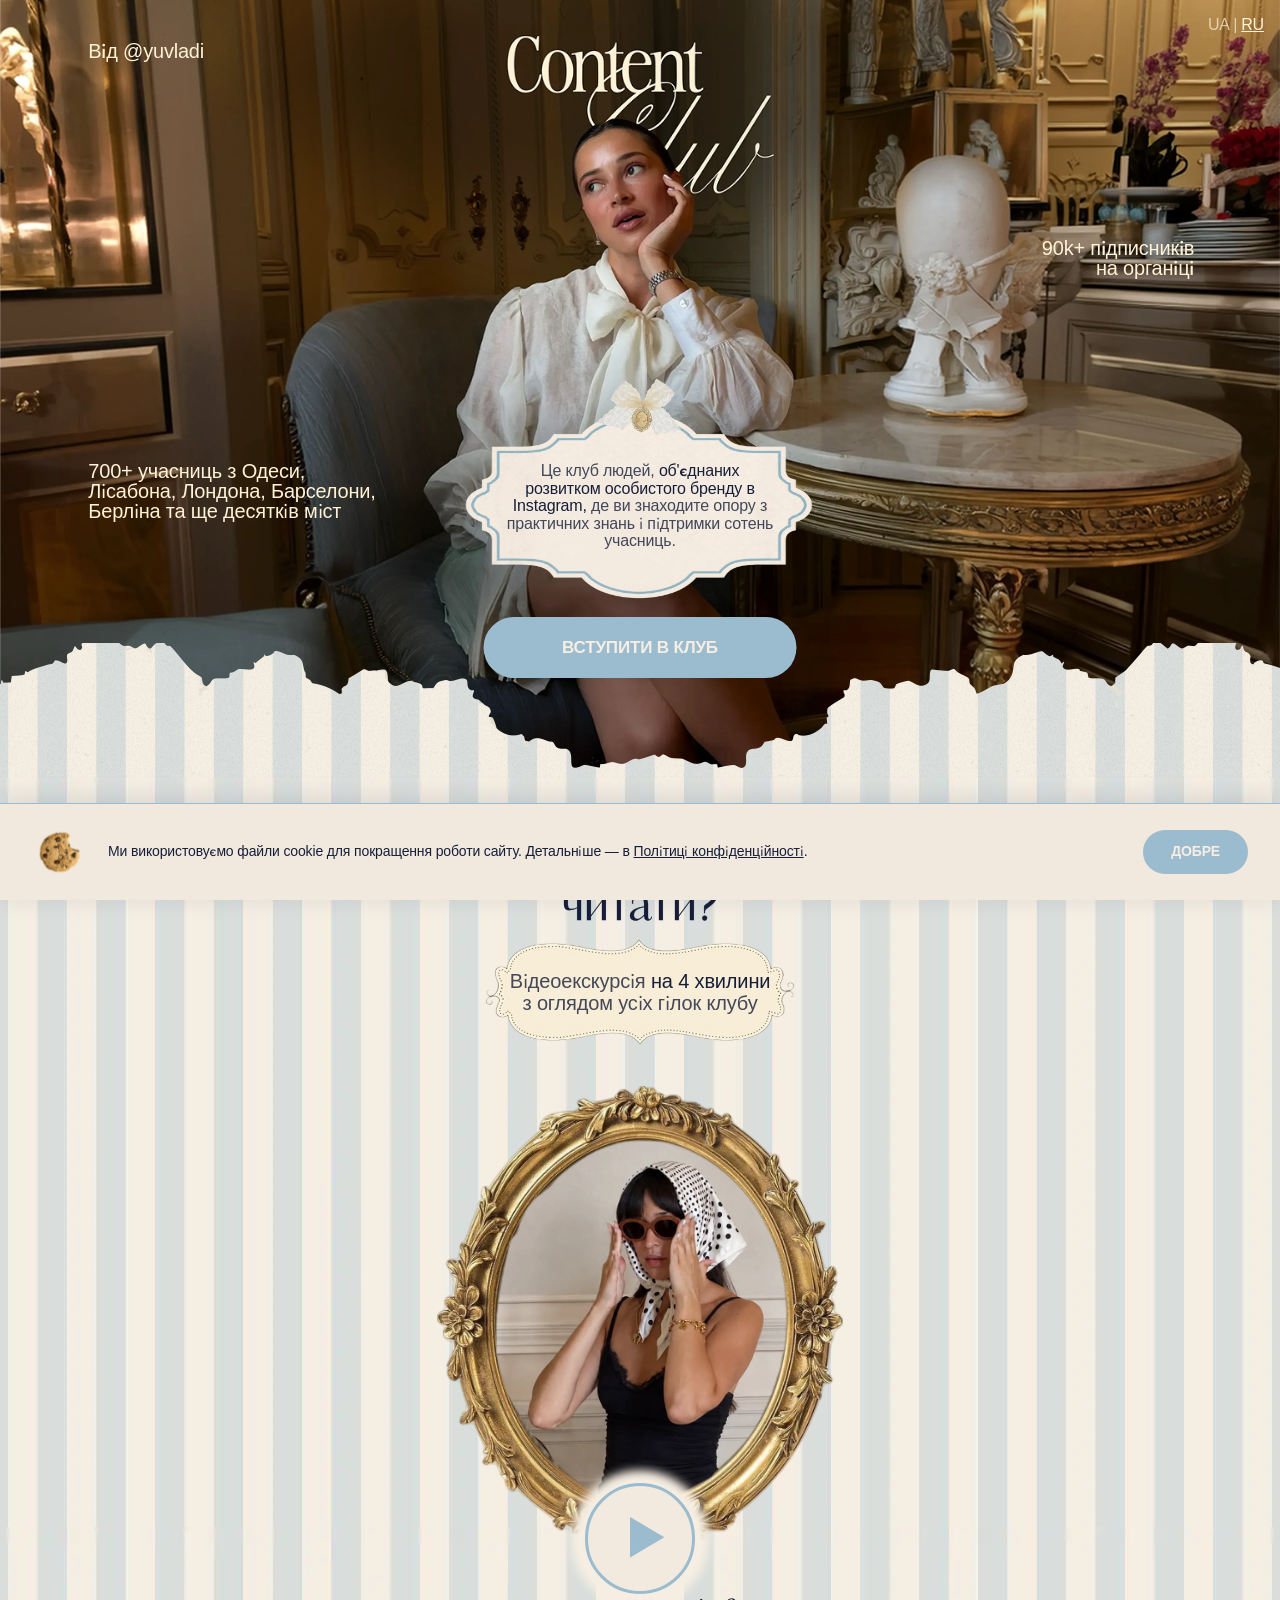
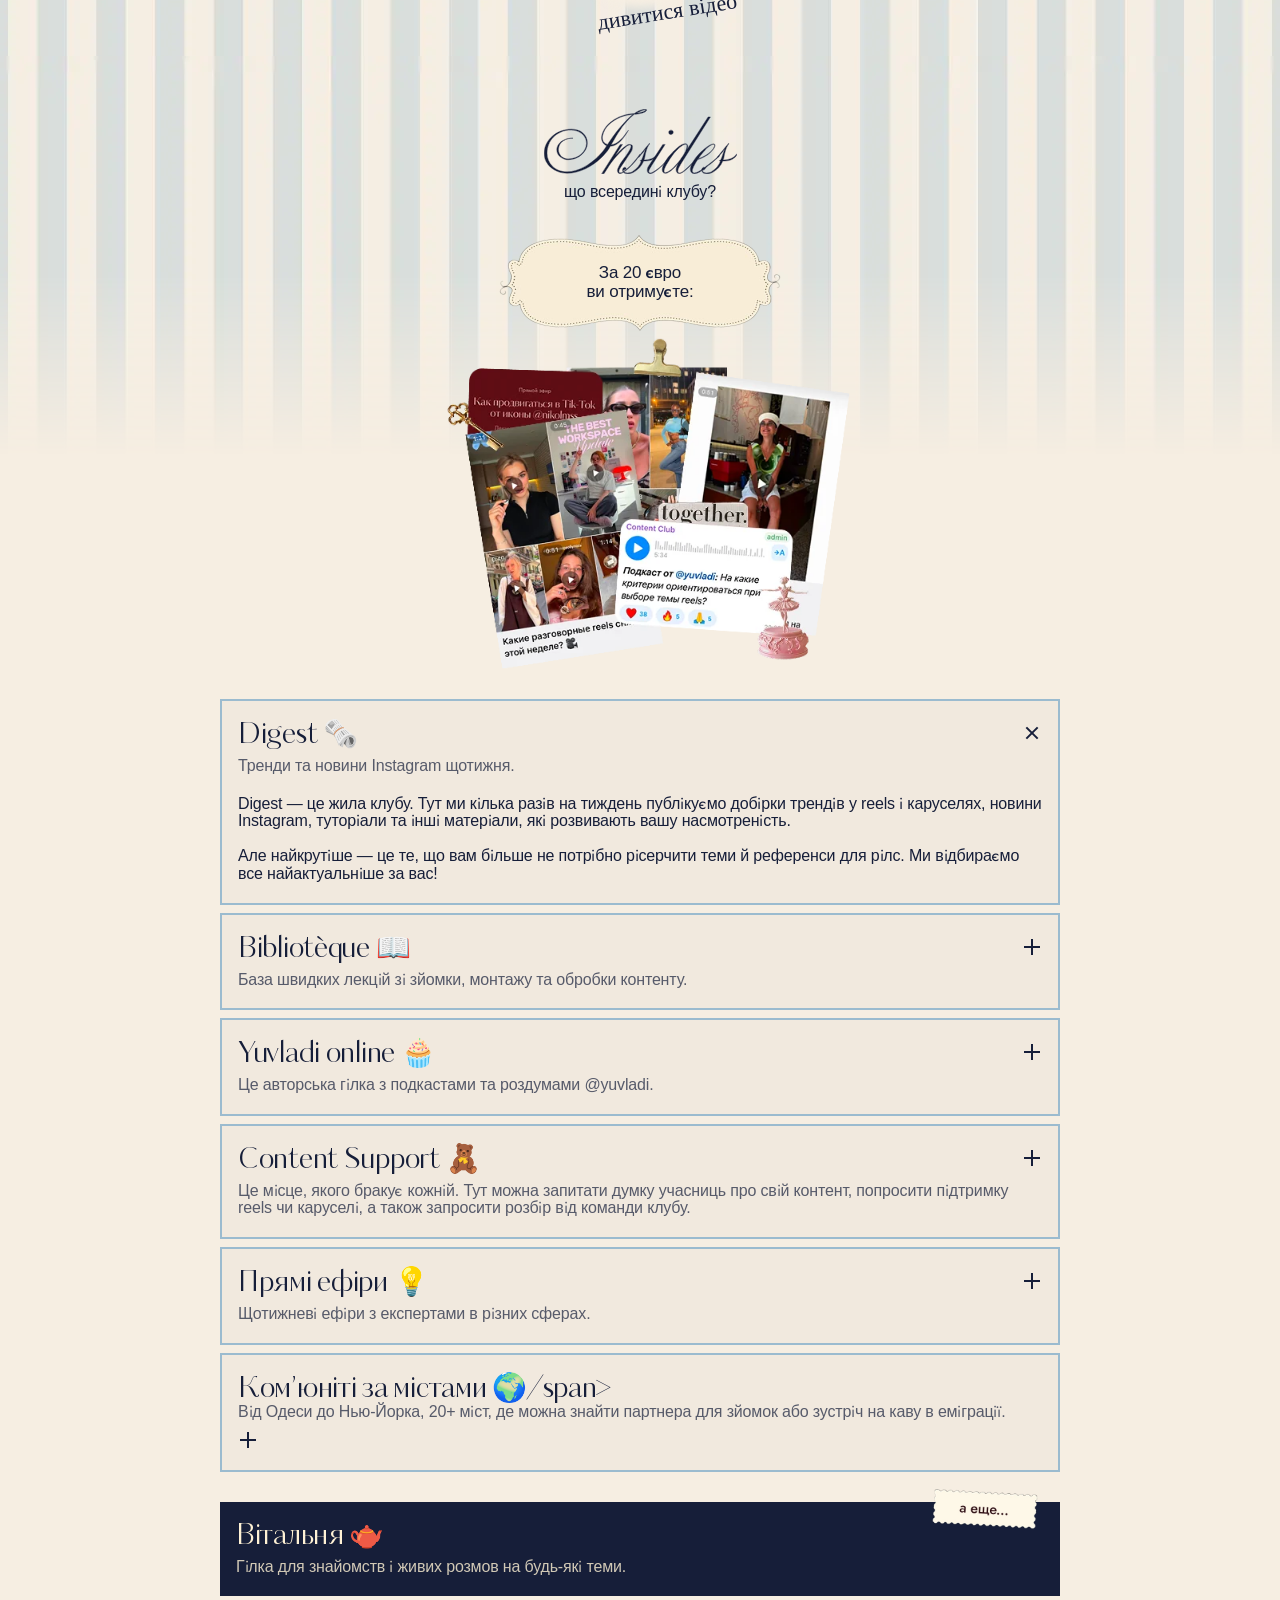
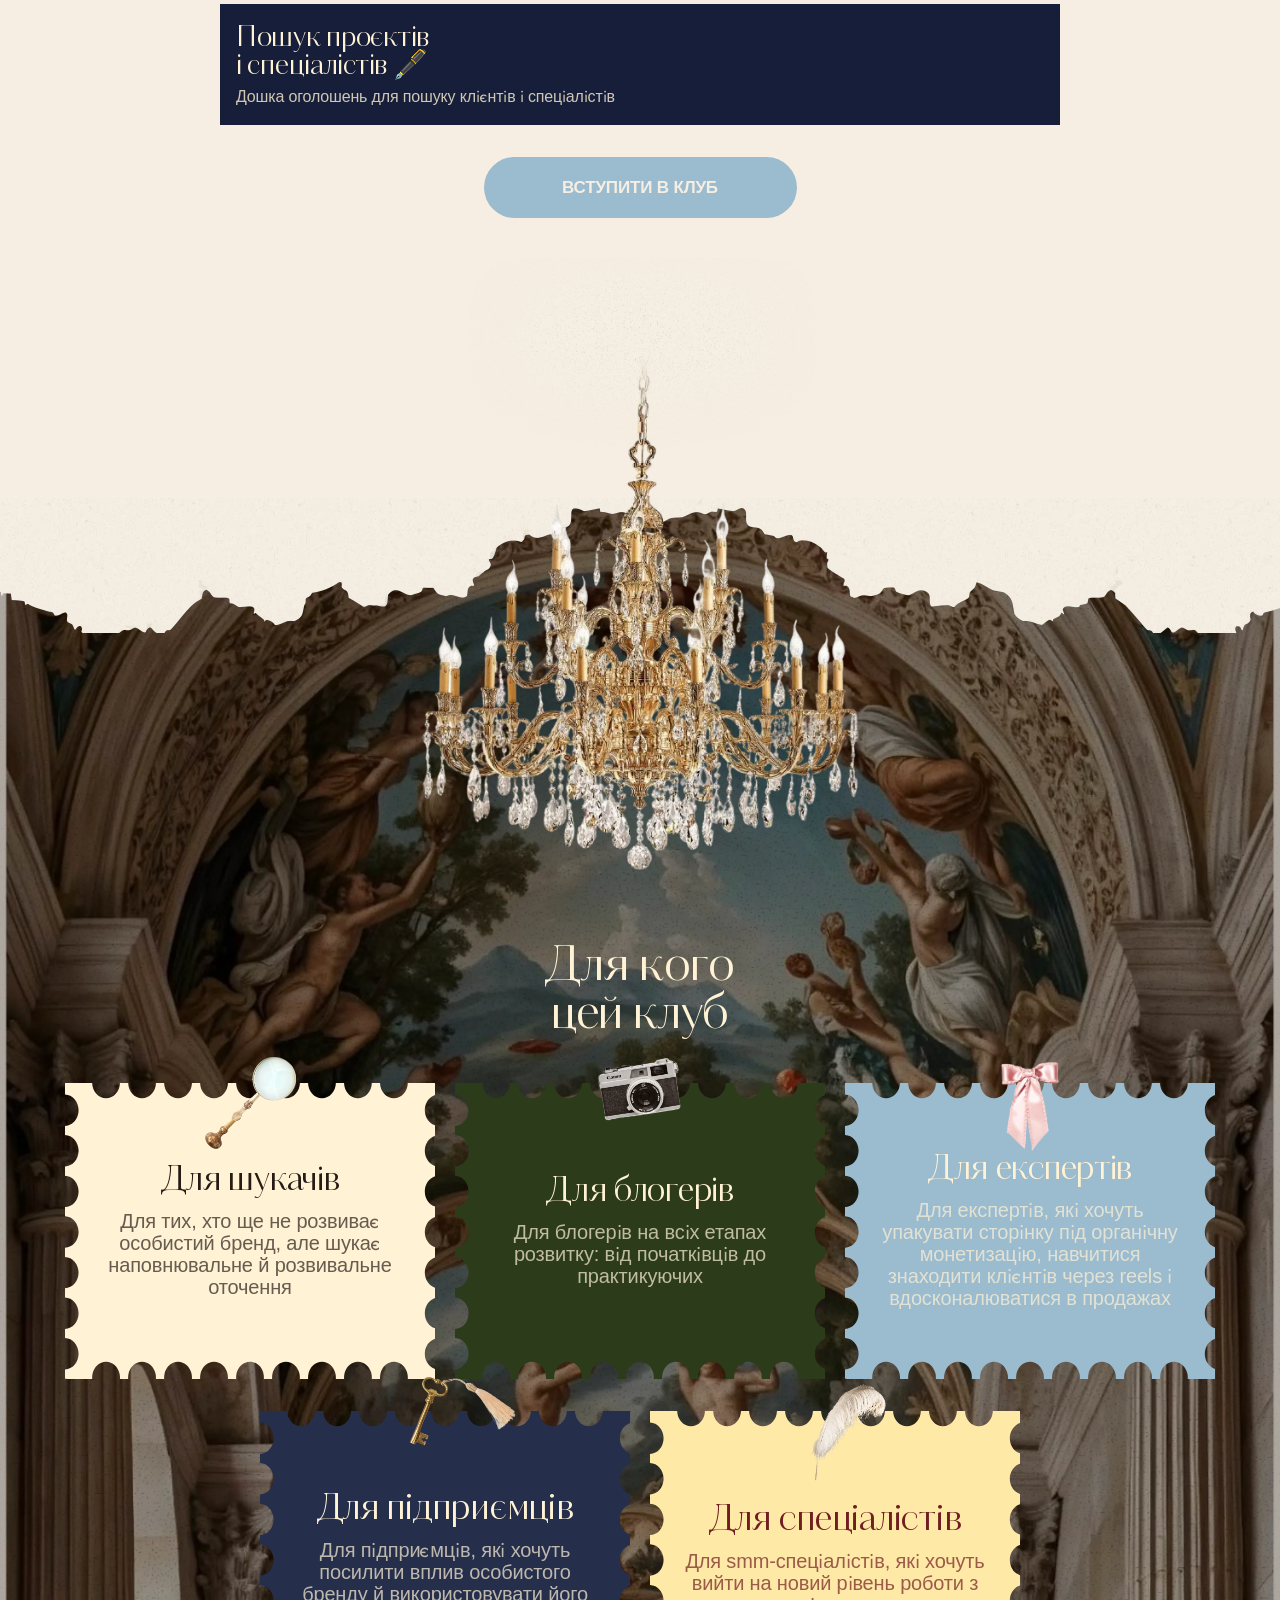
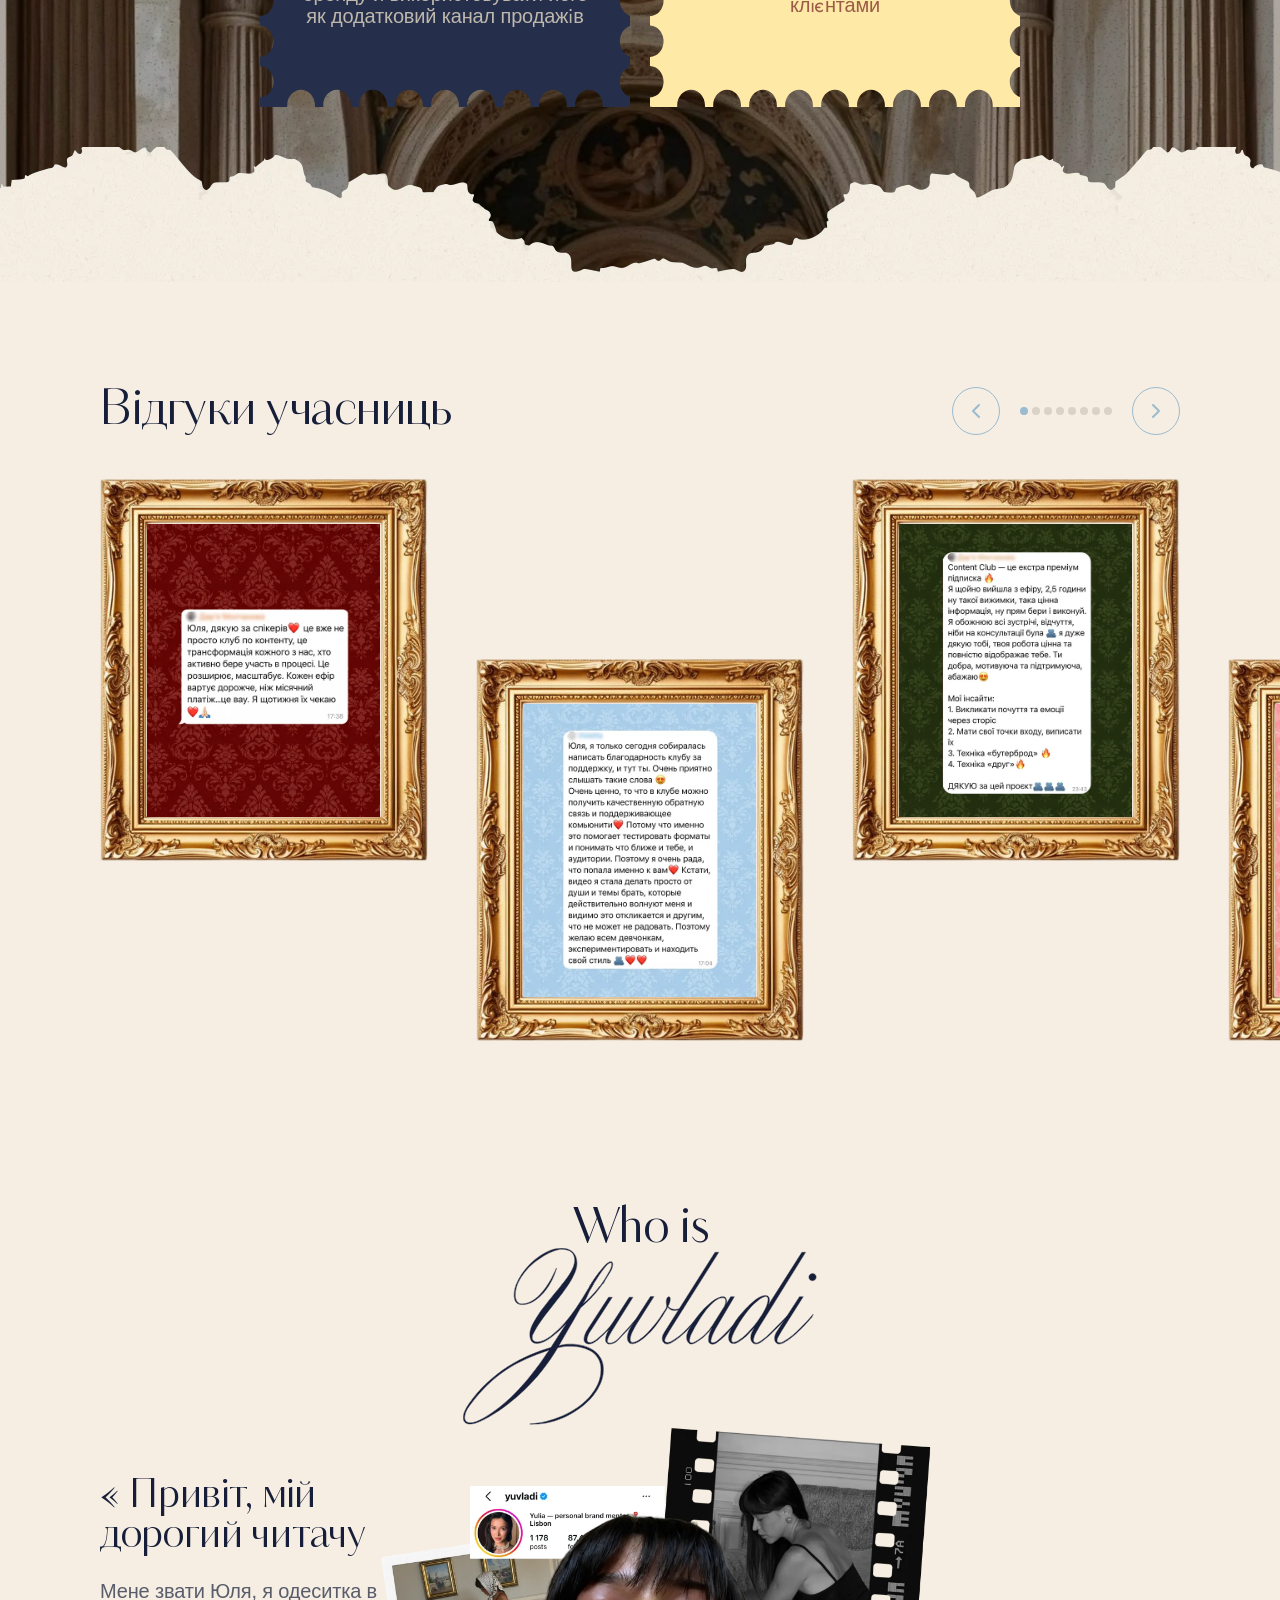
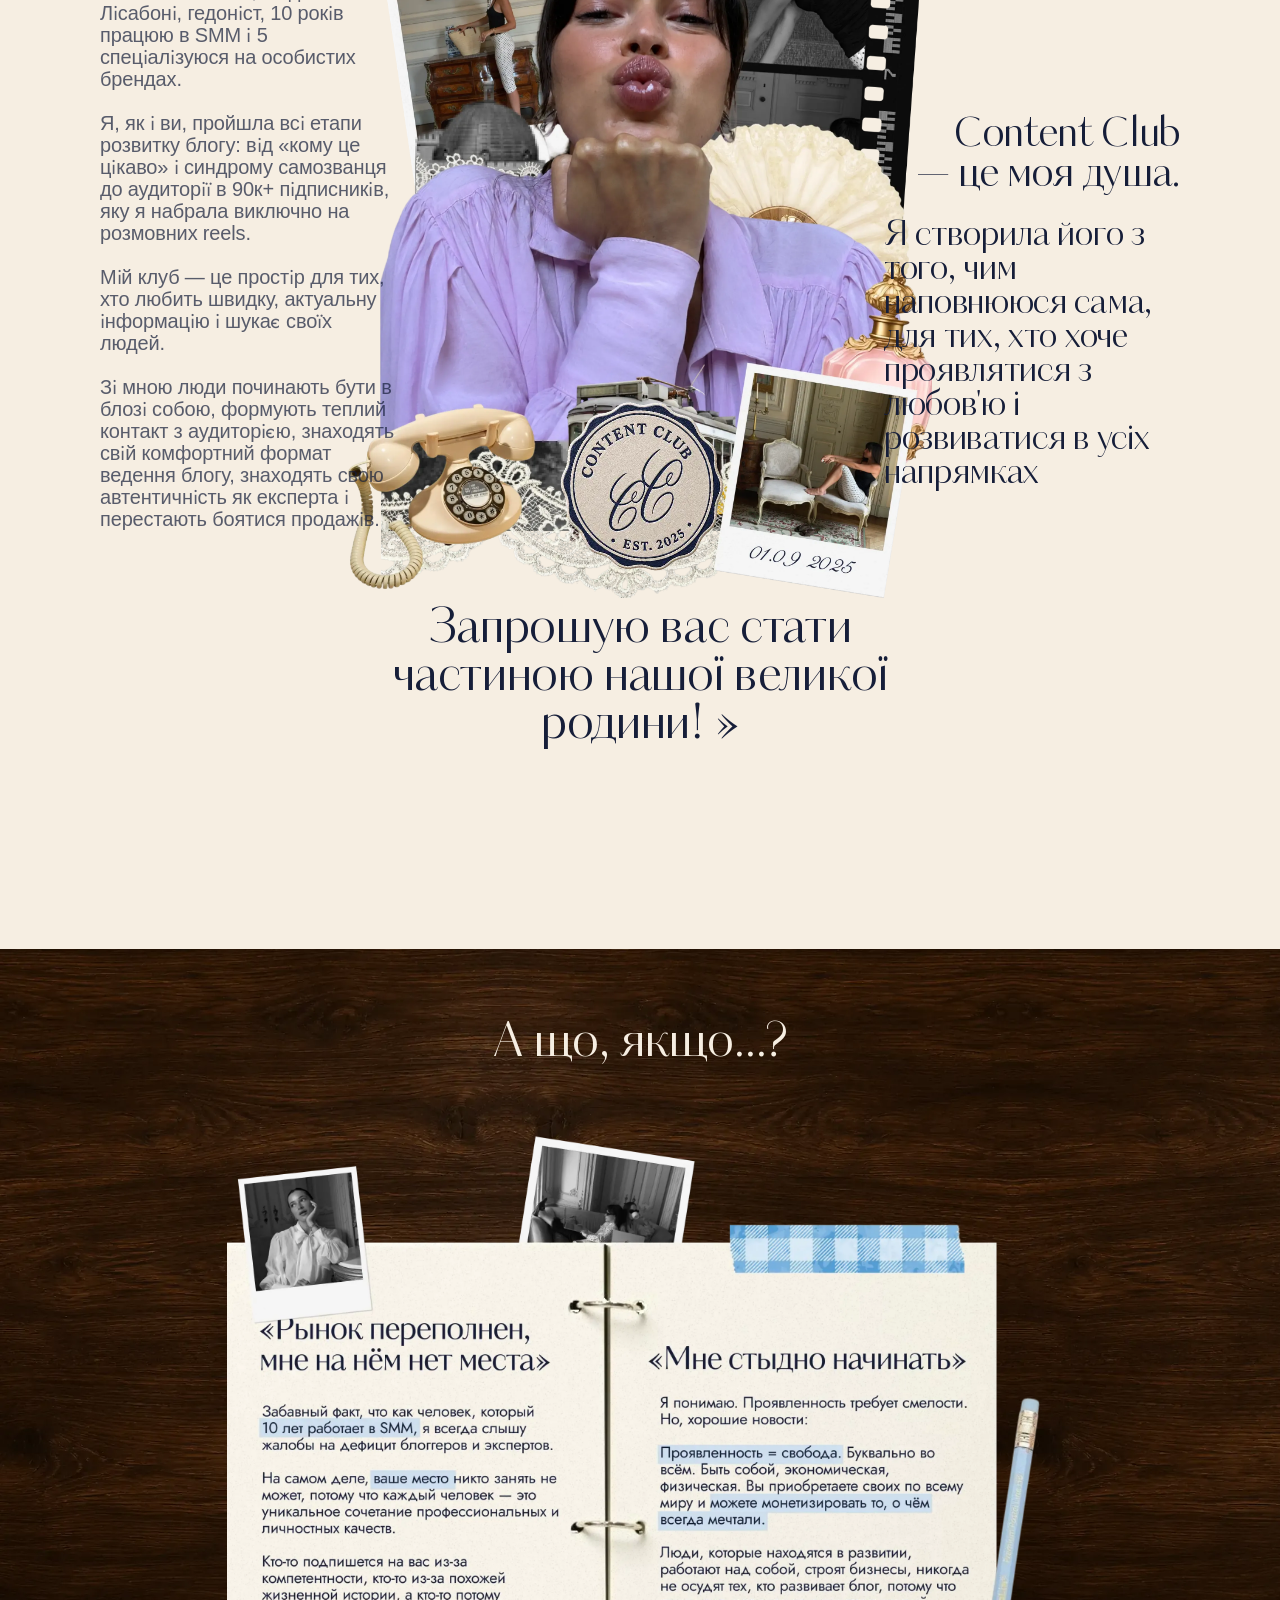
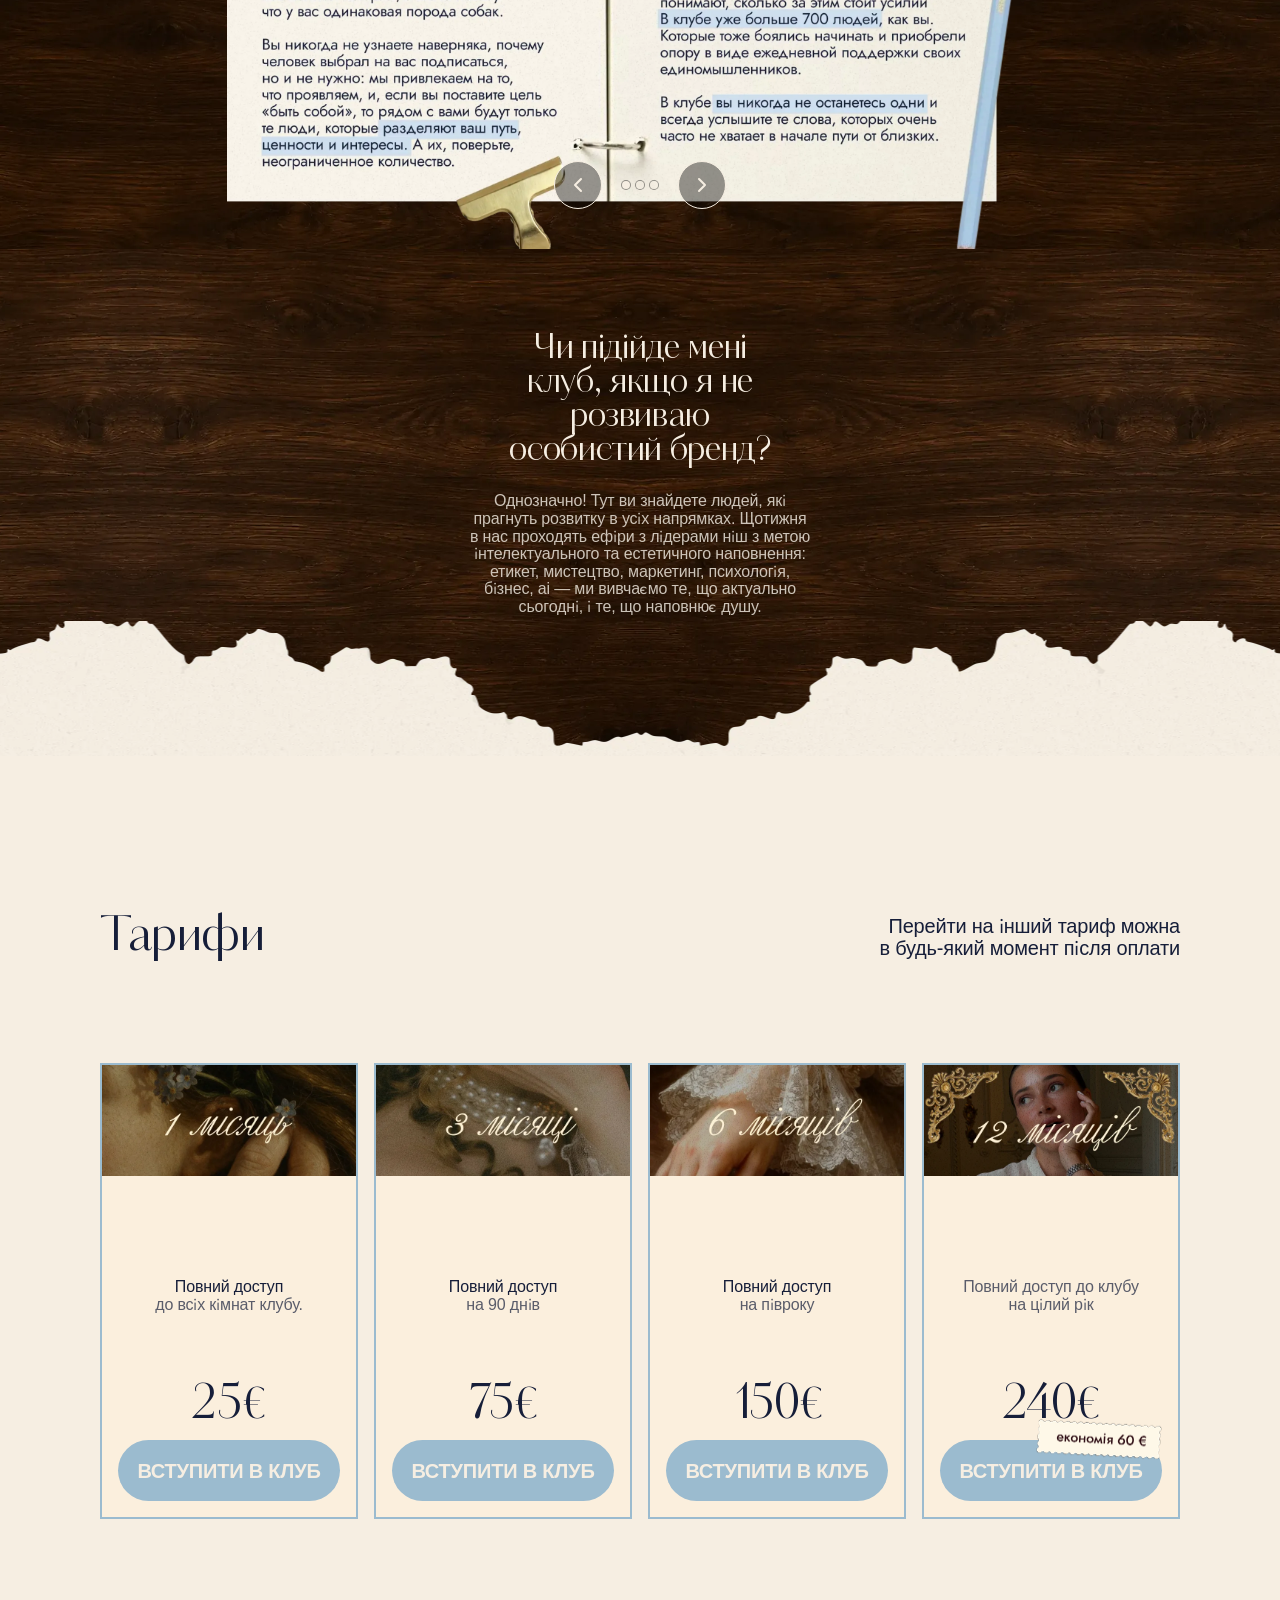
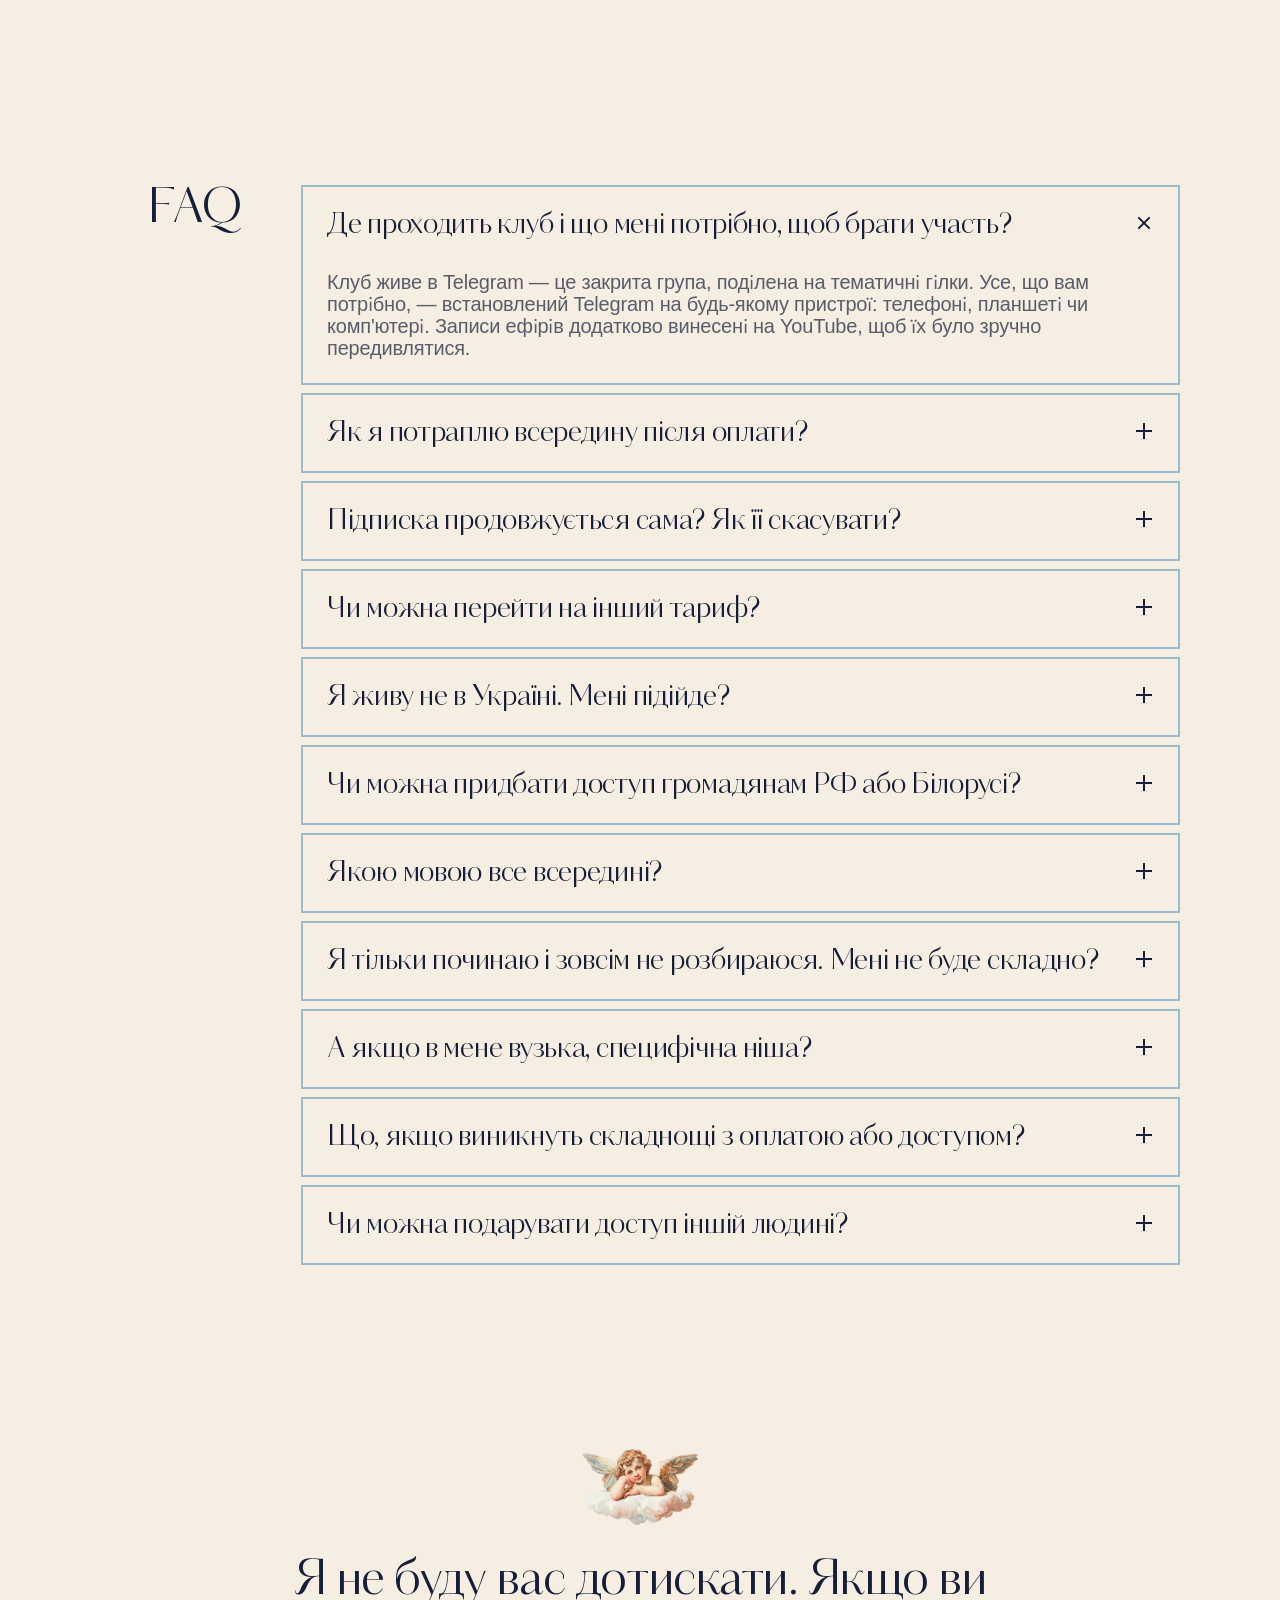
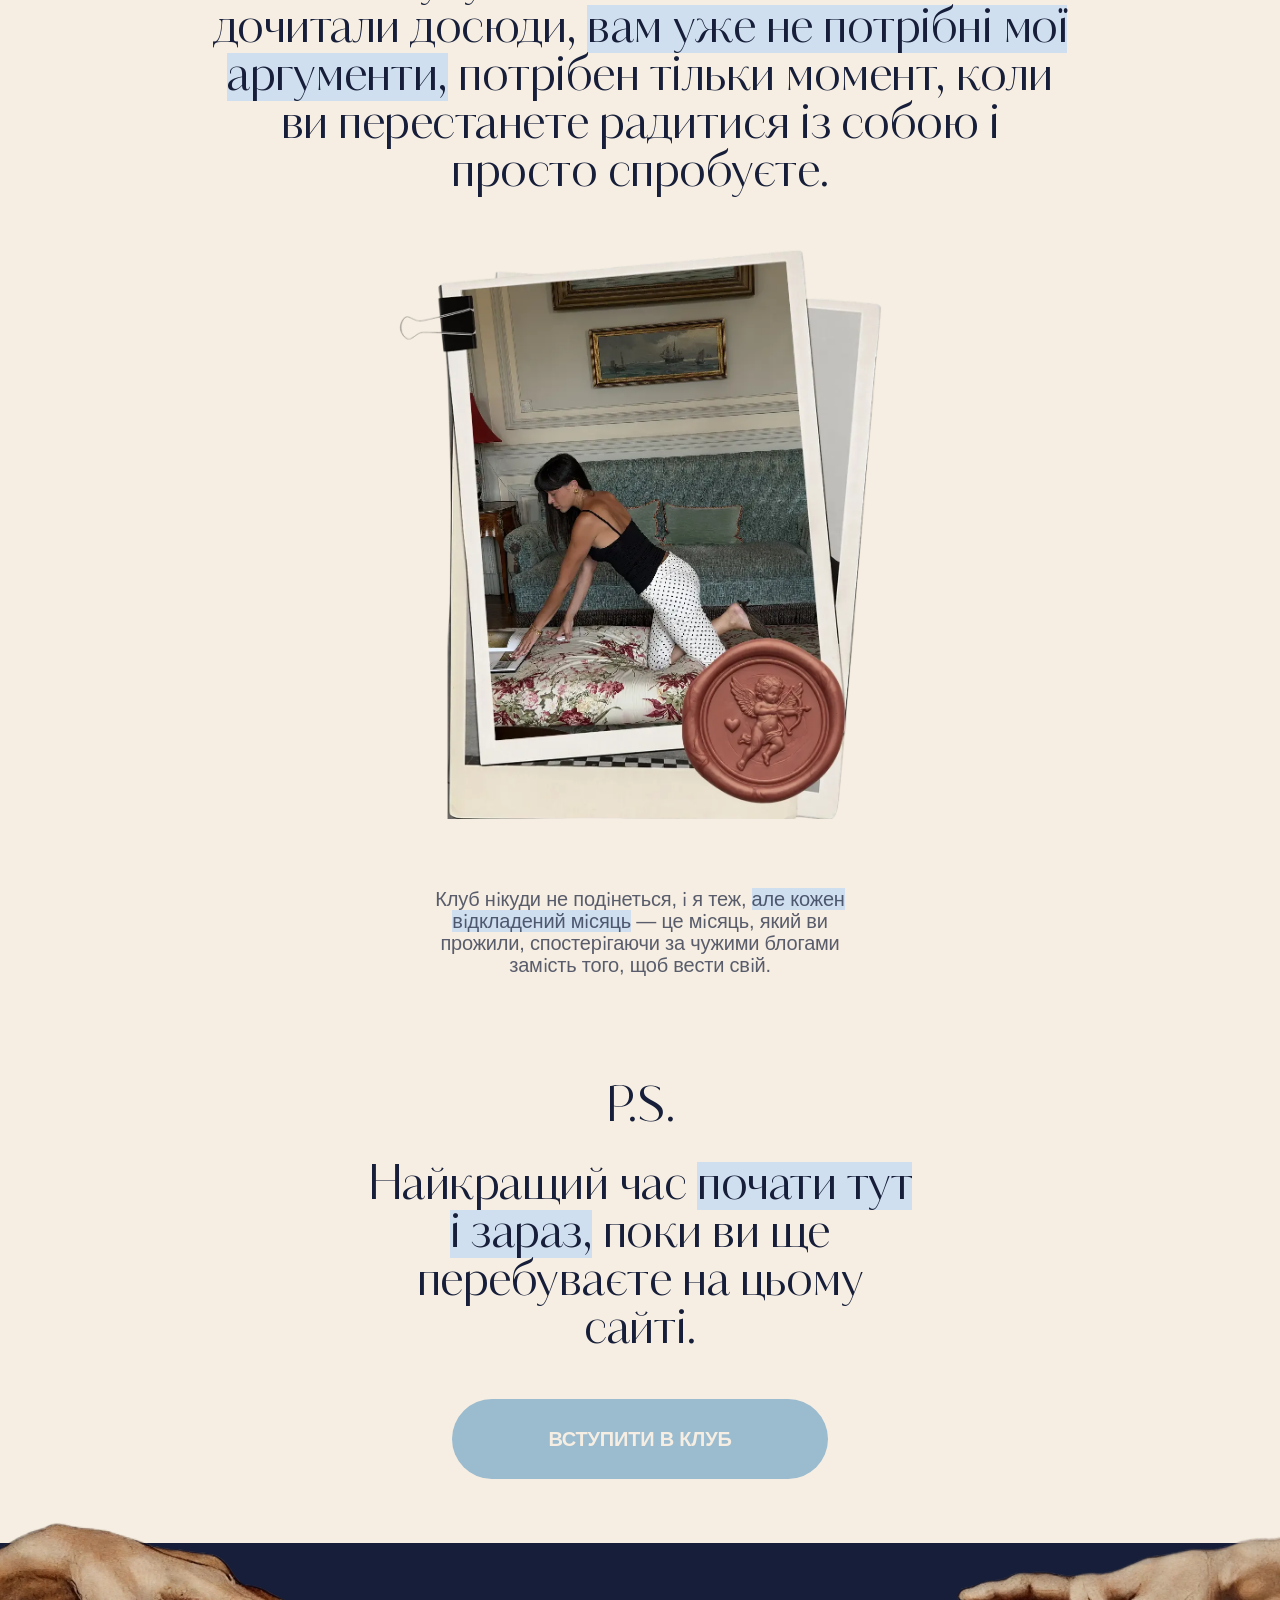
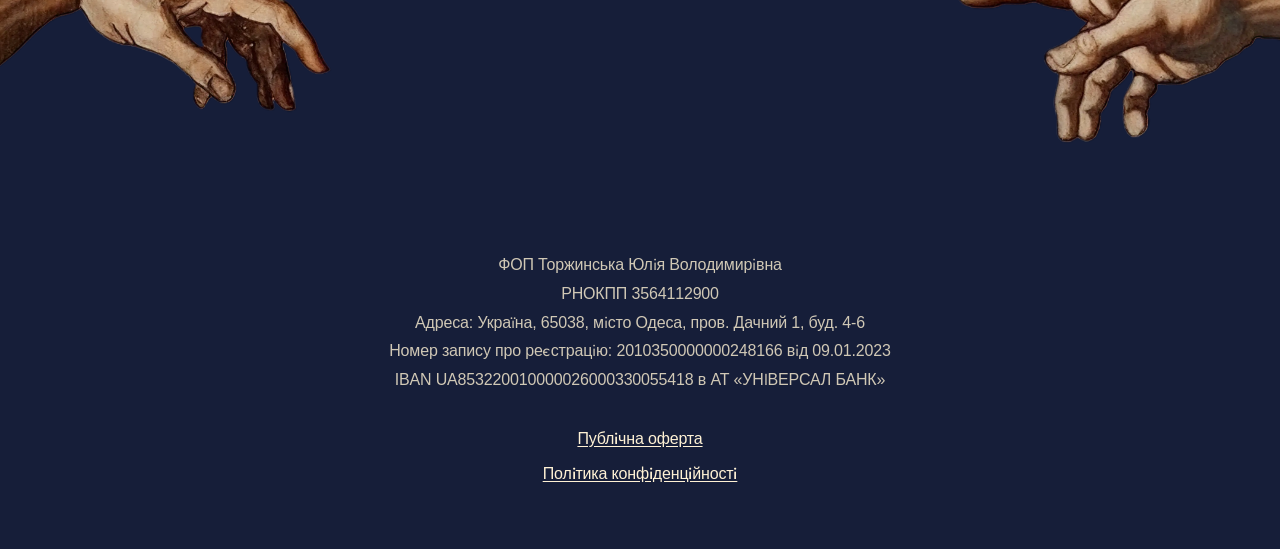
<file: index-ua-b.html>
<!doctype html>
<html lang="uk">
<head>
  <meta charset="UTF-8" />

  <!-- Meta Pixel Code -->
  <script>
  !function(f,b,e,v,n,t,s)
  {if(f.fbq)return;n=f.fbq=function(){n.callMethod?
  n.callMethod.apply(n,arguments):n.queue.push(arguments)};
  if(!f._fbq)f._fbq=n;n.push=n;n.loaded=!0;n.version='2.0';
  n.queue=[];t=b.createElement(e);t.async=!0;
  t.src=v;s=b.getElementsByTagName(e)[0];
  s.parentNode.insertBefore(t,s)}(window, document,'script',
  'https://connect.facebook.net/en_US/fbevents.js');
  fbq('init', '1029980306332056');
  fbq('track', 'PageView');
  </script>
  <noscript><img height="1" width="1" style="display:none"
  src="https://www.facebook.com/tr?id=1029980306332056&ev=PageView&noscript=1"
  /></noscript>
  <!-- End Meta Pixel Code -->

  <!-- Google tag (gtag.js) -->
  <script async src="https://www.googletagmanager.com/gtag/js?id=G-LZFH7NNCCK"></script>
  <script>
    window.dataLayer = window.dataLayer || [];
    function gtag(){dataLayer.push(arguments);}
    gtag('js', new Date());

    gtag('config', 'G-LZFH7NNCCK');
  </script>
  <meta name="viewport" content="width=device-width, initial-scale=1.0" />
  <title>Content Club</title>
  <link rel="icon" type="image/png" href="images/favicon.png" />
  <meta name="description" content="Content Club — закрита спільнота Instagram-блогерки з 90k+ підписників. Практичні матеріали, розбори та підтримка для розвитку особистого бренду в Instagram. Тарифи від 25€/міс." />
  <link rel="canonical" href="index-ua.html" />
  <link rel="alternate" hreflang="ru" href="index.html" />
  <link rel="alternate" hreflang="uk" href="index-ua.html" />
  <!-- og:image/twitter:image use a relative path — swap in an absolute
       https://... URL (with the production domain) once it's known, since
       Facebook/Twitter's own scrapers don't reliably resolve relative
       image URLs. og:url intentionally omitted for the same reason. -->
  <meta property="og:type" content="website" />
  <meta property="og:site_name" content="Content Club" />
  <meta property="og:locale" content="uk_UA" />
  <meta property="og:title" content="Content Club" />
  <meta property="og:description" content="Content Club — закрита спільнота Instagram-блогерки з 90k+ підписників. Практичні матеріали, розбори та підтримка для розвитку особистого бренду в Instagram. Тарифи від 25€/міс." />
  <meta property="og:image" content="images/фон Юля.webp" />
  <meta name="twitter:card" content="summary_large_image" />
  <meta name="twitter:title" content="Content Club" />
  <meta name="twitter:description" content="Content Club — закрита спільнота Instagram-блогерки з 90k+ підписників. Практичні матеріали, розбори та підтримка для розвитку особистого бренду в Instagram. Тарифи від 25€/міс." />
  <meta name="twitter:image" content="images/фон Юля.webp" />
  <link rel="preconnect" href="https://fonts.googleapis.com" />
  <link rel="preconnect" href="https://fonts.gstatic.com" crossorigin />
  <link href="https://fonts.googleapis.com/css2?family=Jost:wght@400;500;600&family=Parisienne&display=swap" rel="stylesheet" />
  <link rel="stylesheet" href="Jost-UA-Patch/style.css" />
  <link rel="stylesheet" href="KudryashevHeadline-Sans/style.css" />
  <link rel="stylesheet" href="Classica Two/style.css" />
  <link rel="stylesheet" href="css/variables.css" />
  <link rel="stylesheet" href="css/base.css" />
  <link rel="stylesheet" href="css/components/button.css" />
  <link rel="stylesheet" href="css/components/hero.css" />
  <link rel="stylesheet" href="css/components/video-teaser.css" />
  <link rel="stylesheet" href="css/components/video-modal.css" />
  <link rel="stylesheet" href="css/components/tariff-modal.css" />
  <link rel="stylesheet" href="css/components/accordion.css" />
  <link rel="stylesheet" href="css/components/club-contents.css" />
  <link rel="stylesheet" href="css/components/audience-fit.css" />
  <link rel="stylesheet" href="css/components/testimonials.css" />
  <link rel="stylesheet" href="css/components/founder-intro.css" />
  <link rel="stylesheet" href="css/components/what-if.css" />
  <link rel="stylesheet" href="css/components/objections.css" />
  <link rel="stylesheet" href="css/components/pricing.css" />
  <link rel="stylesheet" href="css/components/faq.css" />
  <link rel="stylesheet" href="css/components/closing-cta.css" />
  <link rel="stylesheet" href="css/components/footer.css" />
  <link rel="stylesheet" href="css/components/cookie-banner.css" />
</head>
<body>
  <header class="visually-hidden"><h1>Content Club</h1></header>

  <section class="hero" aria-label="Привітання">
    <picture>
      <source media="(max-width: 767.98px)" srcset="images/hero-bg-mobile.png" />
      <img loading="eager" class="hero__bg" src="images/фон Юля.webp" alt="Засновниця Content Club у вінтажному інтер'єрі із золотою ліпниною" />
    </picture>
    <nav class="hero__lang-switch" aria-label="Вибір мови">
      <span class="hero__lang-switch-current" aria-current="page">UA |</span>
      <a href="index-b.html">RU</a>
    </nav>

    <p class="hero__eyebrow">Від @yuvladi</p>
    <p class="hero__followers">90k+ підписників<br />на органіці</p>

    <div class="hero__decor-circle hero__decor-circle--1" aria-hidden="true"></div>
    <div class="hero__decor-circle hero__decor-circle--2" aria-hidden="true"></div>

    <div class="hero__stack">
      <div class="hero__collage">
        <div class="hero__card">
          <img loading="eager" class="hero__photo hero__photo--tag" src="images/hero-photo-1.webp" alt="" />
          <p class="hero__description">
            Це клуб людей, <strong>об'єднаних<br />розвитком особистого бренду в Instagram,</strong> де ви знаходите опору з практичних знань і підтримки сотень учасниць.
          </p>
        </div>
        <img loading="eager" class="hero__photo hero__photo--pin" src="images/hero-photo-2.webp" alt="" />
      </div>

      <a class="btn-cta hero__cta" href="#pricing">Вступити в клуб</a>
    </div>

    <p class="hero__social-proof">700+ учасниць з Одеси, Лісабона, Лондона, Барселони, Берліна та ще десятків міст</p>

    <img loading="eager" class="hero__torn-edge" src="images/край 1.webp" alt="" />
  </section>

  <section class="video-teaser" aria-label="Відеоекскурсія по клубу">
    <div class="video-teaser__bg" aria-hidden="true"></div>

    <div class="video-teaser__stack">
      <div class="video-teaser__content">
        <h2 class="video-teaser__heading">Не хочете<br />читати?</h2>
        <div class="video-teaser__description-wrap">
          <img loading="eager" class="video-teaser__description-badge" src="images/image 63345919.png" alt="" aria-hidden="true" />
          <p class="video-teaser__description">Відеоекскурсія <strong>на 4 хвилини</strong><br />з оглядом усіх гілок клубу</p>
        </div>
      </div>

      <button class="video-teaser__watch" type="button">
        <img loading="eager" class="video-teaser__photo" src="images/photo.webp" alt="" />
        <img loading="eager" class="video-teaser__frame" src="images/photo-frame-mask.webp" alt="" />
        <span class="video-teaser__play-glow" aria-hidden="true"></span>
        <span class="video-teaser__play-circle" aria-hidden="true"></span>
        <span class="video-teaser__play-triangle" aria-hidden="true"></span>
        <span class="video-teaser__caption"><span class="video-teaser__caption-text">дивитися відео</span></span>
      </button>
    </div>
  </section>

  <section class="club-contents" aria-label="Що всередині клубу">
    <div class="club-contents__bg" aria-hidden="true"></div>

    <div class="club-contents__intro">
      <img loading="eager" class="club-contents__icon" src="images/icon-whats-inside.svg" alt="Insides" />
      <p class="club-contents__icon-caption">що всередині клубу?</p>
    </div>

    <div class="club-contents__offer-wrap">
      <img loading="eager" class="club-contents__offer-badge" src="images/image 63345919.png" alt="" aria-hidden="true" />
      <p class="club-contents__offer">За 20 євро<br />ви отримуєте:</p>
    </div>

    <div class="club-contents__list">
      <img loading="eager" class="club-contents__photo-collage" src="images/Frame 1484578932.webp" alt="Колаж із фото учасниць клубу" />

      <div class="accordion-group">
        <details class="accordion-item" name="room-accordion" open>
          <summary class="accordion-item__summary">
            <span class="accordion-item__heading">
              <span class="accordion-item__title">Digest 🗞️</span>
              <p class="accordion-item__subtitle">Тренди та новини Instagram щотижня.</p>
            </span>
            <span class="accordion-item__icon" aria-hidden="true"></span>
          </summary>
          <div class="accordion-item__body">
            <p class="accordion-item__description">Digest — це жила клубу. Тут ми кілька разів на тиждень публікуємо добірки трендів у reels і каруселях, новини Instagram, туторіали та інші матеріали, які розвивають вашу насмотреність.

Але найкрутіше — це те, що вам більше не потрібно рісерчити теми й референси для рілс. Ми відбираємо все найактуальніше за вас!</p>
          </div>
        </details>

        <details class="accordion-item" name="room-accordion">
          <summary class="accordion-item__summary">
            <span class="accordion-item__heading">
              <span class="accordion-item__title">Bibliotèque 📖</span>
              <p class="accordion-item__subtitle">База швидких лекцій зі зйомки, монтажу та обробки контенту.</p>
            </span>
            <span class="accordion-item__icon" aria-hidden="true"></span>
          </summary>
          <div class="accordion-item__body">
            <p class="accordion-item__description">Від «як раз і назавжди зафіксувати експозицію» до «як рости за допомогою сезонного контенту» і «як упакувати сторінку експерта».</p>
          </div>
        </details>

        <details class="accordion-item" name="room-accordion">
          <summary class="accordion-item__summary">
            <span class="accordion-item__heading">
              <span class="accordion-item__title">Yuvladi online 🧁</span>
              <p class="accordion-item__subtitle">Це авторська гілка з подкастами та роздумами @yuvladi.</p>
            </span>
            <span class="accordion-item__icon" aria-hidden="true"></span>
          </summary>
          <div class="accordion-item__body">
            <p class="accordion-item__description">Це буквально те, що відбувається в голові Юлі: чим вона надихається, про що спілкується з клієнтами та інфлюенсерами, як експериментує з контентом і просуванням. Інсайди та чесна думка експертки з 10-річним досвідом у SMM.</p>
          </div>
        </details>

        <details class="accordion-item" name="room-accordion">
          <summary class="accordion-item__summary">
            <span class="accordion-item__heading">
              <span class="accordion-item__title">Content Support 🧸</span>
              <p class="accordion-item__subtitle">Це місце, якого бракує кожній. Тут можна запитати думку учасниць про свій контент, попросити підтримку reels чи каруселі, а також запросити розбір від команди клубу.</p>
            </span>
            <span class="accordion-item__icon" aria-hidden="true"></span>
          </summary>
          <div class="accordion-item__body">
            <p class="accordion-item__description">У будь-який час ви можете поставити запитання або опублікувати свій контент і отримати чесний, теплий розбір від команди та від учасниць. Content Support — це перлина клубу, адже саме контакт із людьми, підтримка і свіжий погляд допомагають рости семимильними кроками.</p>
          </div>
        </details>

        <details class="accordion-item" name="room-accordion">
          <summary class="accordion-item__summary">
            <span class="accordion-item__heading">
              <span class="accordion-item__title">Прямі ефіри 💡</span>
              <p class="accordion-item__subtitle">Щотижневі ефіри з експертами в різних сферах.</p>
            </span>
            <span class="accordion-item__icon" aria-hidden="true"></span>
          </summary>
          <div class="accordion-item__body">
            <p class="accordion-item__description">Щотижня ми зустрічаємося онлайн із запрошеними експертами й розбираємо теми, що супроводжують розвиток особистого бренду. Маркетинг, психологія, етикет, мистецтво, мода — ми наповнюємося в усіх напрямках від лідерів ніш. Усі ефіри зберігаються в записах клубу.</p>
          </div>
        </details>

        <details class="accordion-item" name="room-accordion">
          <summary class="accordion-item__summary">
            <span class="accordion-item__heading">
              <span class="accordion-item__title">Комʼюніті за містами 🌍/span>
              <p class="accordion-item__subtitle">Від Одеси до Нью-Йорка, 20+ міст, де можна знайти партнера для зйомок або зустріч на каву в еміграції.</p>
            </span>
            <span class="accordion-item__icon" aria-hidden="true"></span>
          </summary>
          <div class="accordion-item__body">
            <p class="accordion-item__description">Київ, Одеса, Барселона, Дубай, Париж, Берлін, Варшава, Лондон, Нью-Йорк, Балі, Відень, Бухарест, Мілан, Кіпр та інші міста для живого нетворкінгу.</p>
          </div>
        </details>
      </div>

      <div class="club-cards">
        <div class="club-card">
          <img loading="eager" class="club-card__sticker" src="images/content-group.webp" alt="" aria-hidden="true" />
          <h3 class="club-card__title">Вітальня 🫖</h3>
          <p class="club-card__description">Гілка для знайомств і живих розмов на будь-які теми.</p>
        </div>

        <div class="club-card">
          <h3 class="club-card__title">Пошук проєктів<br />і спеціалістів 🖋️</h3>
          <p class="club-card__description">Дошка оголошень для пошуку клієнтів і спеціалістів</p>
        </div>
      </div>
    </div>

    <a class="btn-cta club-contents__cta" href="#pricing">Вступити в клуб</a>
  </section>

  <section class="audience-fit" aria-label="Для кого цей клуб">
    <div class="audience-fit__pin">
      <div class="audience-fit__photo-wrap">
        <img loading="eager" class="audience-fit__torn-edge audience-fit__torn-edge--top" src="images/край 2.webp" alt="" aria-hidden="true" />
        <img loading="eager" class="audience-fit__bg" src="images/decorative-blur-background-1.webp" alt="" aria-hidden="true" />
        <img loading="eager" class="audience-fit__torn-edge audience-fit__torn-edge--bottom" src="images/край 2.webp" alt="" aria-hidden="true" />
      </div>
      <img loading="eager" class="audience-fit__chandelier" src="images/Group 21.webp" alt="" />
      <h2 class="audience-fit__heading">Для кого<br />цей клуб</h2>
    </div>

    <div class="audience-fit__stack">
      <article class="audience-card audience-card--seekers">
        <img loading="eager" class="audience-card__shape" src="images/card-shape-seekers.svg" alt="" aria-hidden="true" />
        <img loading="eager" class="audience-card__icon" src="images/audience-icon-seekers.webp" alt="" />
        <h3 class="audience-card__title">Для шукачів</h3>
        <p class="audience-card__text">Для тих, хто ще не розвиває особистий бренд, але шукає наповнювальне й розвивальне оточення</p>
      </article>

      <article class="audience-card audience-card--bloggers">
        <img loading="eager" class="audience-card__shape" src="images/card-shape-bloggers.svg" alt="" aria-hidden="true" />
        <img loading="eager" class="audience-card__icon" src="images/audience-icon-bloggers.webp" alt="" />
        <h3 class="audience-card__title">Для блогерів</h3>
        <p class="audience-card__text">Для блогерів на всіх етапах розвитку: від початківців до практикуючих</p>
      </article>

      <article class="audience-card audience-card--experts">
        <img loading="eager" class="audience-card__shape" src="images/card-shape-experts.svg" alt="" aria-hidden="true" />
        <img loading="eager" class="audience-card__icon" src="images/audience-icon-experts.webp" alt="" />
        <h3 class="audience-card__title">Для експертів</h3>
        <p class="audience-card__text">Для експертів, які хочуть упакувати сторінку під органічну монетизацію, навчитися знаходити клієнтів через reels і вдосконалюватися в продажах</p>
      </article>

      <article class="audience-card audience-card--entrepreneurs">
        <img loading="eager" class="audience-card__shape" src="images/card-shape-entrepreneurs.svg" alt="" aria-hidden="true" />
        <img loading="eager" class="audience-card__icon" src="images/audience-icon-entrepreneurs.webp" alt="" />
        <h3 class="audience-card__title">Для підприємців</h3>
        <p class="audience-card__text">Для підприємців, які хочуть посилити вплив особистого бренду й використовувати його як додатковий канал продажів</p>
      </article>

      <article class="audience-card audience-card--specialists">
        <img loading="eager" class="audience-card__shape" src="images/card-shape-specialists.svg" alt="" aria-hidden="true" />
        <img loading="eager" class="audience-card__icon" src="images/audience-icon-specialists.webp" alt="" />
        <h3 class="audience-card__title">Для спеціалістів</h3>
        <p class="audience-card__text">Для smm-спеціалістів, які хочуть вийти на новий рівень роботи з клієнтами</p>
      </article>
    </div>
  </section>

  <section class="testimonials" aria-label="Відгуки учасниць">
    <h2 class="testimonials__heading">Відгуки учасниць</h2>

    <div class="testimonials__viewport">
      <!-- Mobile/tablet: one fixed golden frame; only the photo underneath
           slides between testimonials (js/testimonials.js). Desktop uses
           the separate multi-item strip below instead, since it shows
           several framed testimonials at once. -->
      <div class="testimonials__stage">
        <div class="testimonials__stage-window">
          <img loading="eager" class="testimonials__stage-photo" src="images/отзыв 1.webp" alt="Скриншот відгуку учасниці клубу 1" />
          <img loading="eager" class="testimonials__stage-photo" src="images/отзыв 2.webp" alt="Скриншот відгуку учасниці клубу 2" />
          <img loading="eager" class="testimonials__stage-photo" src="images/отзыв 3.webp" alt="Скриншот відгуку учасниці клубу 3" />
          <img loading="eager" class="testimonials__stage-photo" src="images/отзыв 4.webp" alt="Скриншот відгуку учасниці клубу 4" />
          <img loading="eager" class="testimonials__stage-photo" src="images/отзыв 5.webp" alt="Скриншот відгуку учасниці клубу 5" />
          <img loading="eager" class="testimonials__stage-photo" src="images/отзыв 6.webp" alt="Скриншот відгуку учасниці клубу 6" />
          <img loading="eager" class="testimonials__stage-photo" src="images/отзыв 7.webp" alt="Скриншот відгуку учасниці клубу 7" />
          <img loading="eager" class="testimonials__stage-photo" src="images/отзыв 8.webp" alt="Скриншот відгуку учасниці клубу 8" />
        </div>
        <img loading="eager" class="testimonials__stage-frame" src="images/рамка.webp" alt="" aria-hidden="true" />
      </div>

      <ul class="testimonials__track">
        <li class="testimonials__item">
          <img loading="eager" class="testimonials__frame" src="images/рамка.webp" alt="" aria-hidden="true" />
          <img loading="eager" class="testimonials__photo" src="images/отзыв 1.webp" alt="Скриншот відгуку учасниці клубу" />
        </li>
        <li class="testimonials__item">
          <img loading="eager" class="testimonials__frame" src="images/рамка.webp" alt="" aria-hidden="true" />
          <img loading="eager" class="testimonials__photo" src="images/отзыв 2.webp" alt="Скриншот відгуку учасниці клубу" />
        </li>
        <li class="testimonials__item">
          <img loading="eager" class="testimonials__frame" src="images/рамка.webp" alt="" aria-hidden="true" />
          <img loading="eager" class="testimonials__photo" src="images/отзыв 3.webp" alt="Скриншот відгуку учасниці клубу" />
        </li>
        <li class="testimonials__item">
          <img loading="eager" class="testimonials__frame" src="images/рамка.webp" alt="" aria-hidden="true" />
          <img loading="eager" class="testimonials__photo" src="images/отзыв 4.webp" alt="Скриншот відгуку учасниці клубу" />
        </li>
        <li class="testimonials__item">
          <img loading="eager" class="testimonials__frame" src="images/рамка.webp" alt="" aria-hidden="true" />
          <img loading="eager" class="testimonials__photo" src="images/отзыв 5.webp" alt="Скриншот відгуку учасниці клубу" />
        </li>
        <li class="testimonials__item">
          <img loading="eager" class="testimonials__frame" src="images/рамка.webp" alt="" aria-hidden="true" />
          <img loading="eager" class="testimonials__photo" src="images/отзыв 6.webp" alt="Скриншот відгуку учасниці клубу" />
        </li>
        <li class="testimonials__item">
          <img loading="eager" class="testimonials__frame" src="images/рамка.webp" alt="" aria-hidden="true" />
          <img loading="eager" class="testimonials__photo" src="images/отзыв 7.webp" alt="Скриншот відгуку учасниці клубу" />
        </li>
        <li class="testimonials__item">
          <img loading="eager" class="testimonials__frame" src="images/рамка.webp" alt="" aria-hidden="true" />
          <img loading="eager" class="testimonials__photo" src="images/отзыв 8.webp" alt="Скриншот відгуку учасниці клубу" />
        </li>
      </ul>
    </div>

    <div class="testimonials__nav">
      <button class="testimonials__arrow testimonials__arrow--prev" type="button" aria-label="Попередній відгук">
        <svg viewBox="0 0 24 24" width="24" height="24" aria-hidden="true"><path d="M15 6l-6 6 6 6" fill="none" stroke="currentColor" stroke-width="2" stroke-linecap="round" stroke-linejoin="round" /></svg>
      </button>
      <div class="testimonials__dots" role="tablist">
        <button class="testimonials__dot is-active" type="button" role="tab" aria-label="Відгук 1" aria-selected="true"></button>
        <button class="testimonials__dot" type="button" role="tab" aria-label="Відгук 2" aria-selected="false"></button>
        <button class="testimonials__dot" type="button" role="tab" aria-label="Відгук 3" aria-selected="false"></button>
        <button class="testimonials__dot" type="button" role="tab" aria-label="Відгук 4" aria-selected="false"></button>
        <button class="testimonials__dot" type="button" role="tab" aria-label="Відгук 5" aria-selected="false"></button>
        <button class="testimonials__dot" type="button" role="tab" aria-label="Відгук 6" aria-selected="false"></button>
        <button class="testimonials__dot" type="button" role="tab" aria-label="Відгук 7" aria-selected="false"></button>
        <button class="testimonials__dot" type="button" role="tab" aria-label="Відгук 8" aria-selected="false"></button>
      </div>
      <button class="testimonials__arrow testimonials__arrow--next" type="button" aria-label="Наступний відгук">
        <svg viewBox="0 0 24 24" width="24" height="24" aria-hidden="true"><path d="M9 6l6 6-6 6" fill="none" stroke="currentColor" stroke-width="2" stroke-linecap="round" stroke-linejoin="round" /></svg>
      </button>
    </div>
  </section>

  <section class="founder-intro" aria-label="Хто така Юля">
    <p class="founder-intro__eyebrow">Who is</p>
    <img loading="eager" class="founder-intro__logo" src="images/logo-wordmark.svg" alt="Yuvladi" />

    <img loading="eager" class="founder-intro__collage" src="images/founder-bio-photo-collage-alt-draft.webp" alt="Колаж з особистих фотографій Юлі: інста-профіль, кадри з буднів у Лісабоні" />

    <div class="founder-intro__letter">
      <div class="founder-intro__paper-wrap">
        <img loading="eager" class="founder-intro__paper" src="images/founder-bio-photo-stack.webp" alt="" aria-hidden="true" />

        <div class="founder-intro__block founder-intro__block--1">
          <p class="founder-intro__quote">&laquo; Привіт, мій дорогий читачу</p>
          <div class="founder-intro__paragraph">
            <p>Мене звати Юля, я одеситка в Лісабоні, гедоніст, 10 років працюю в SMM і 5 спеціалізуюся на особистих брендах.</p>
            <p>Я, як і ви, пройшла всі етапи розвитку блогу: від «кому це цікаво» і синдрому самозванця до аудиторії в 90к+ підписників, яку я набрала виключно на розмовних reels.</p>
            <p>Мій клуб — це простір для тих, хто любить швидку, актуальну інформацію і шукає своїх людей.</p>
            <p>Зі мною люди починають бути в блозі собою, формують теплий контакт з аудиторією, знаходять свій комфортний формат ведення блогу, знаходять свою автентичність як експерта і перестають боятися продажів.</p>
          </div>
        </div>

        <div class="founder-intro__block founder-intro__block--2">
          <p class="founder-intro__heading2">Content Club<br />— це моя душа.</p>
          <p class="founder-intro__paragraph2">Я створила його з того, чим наповнююся сама, для тих, хто хоче проявлятися з любов'ю і розвиватися в усіх напрямках</p>
        </div>

        <p class="founder-intro__invite">Запрошую вас стати частиною нашої великої родини! &raquo;</p>
      </div>

      <img loading="eager" class="founder-intro__badge" src="images/brosh.webp" alt="Печатка клубу Content Club, засновано 2025 року" />
    </div>
  </section>

  <section class="what-if" aria-label="А що, якщо?">
    <div class="what-if__pin">
      <div class="what-if__bg" aria-hidden="true"></div>
      <h2 class="what-if__heading">А що, якщо…?</h2>

      <div class="what-if__track">
        <img loading="eager" class="what-if__composite" style="--x:11.67%;--y:13.42%;--w:8.79%" src="images/polaroid-frame-1.png" alt="" aria-hidden="true" />
        <img loading="eager" class="what-if__page what-if__page--1" src="images/1 страница.webp" alt="Розворот щоденника: «Ринок переповнений, мені на ньому немає місця»" />
        <img loading="eager" class="what-if__composite" style="--x:1.47%;--y:18.09%;--w:5.55%" src="images/polaroid-frame-2.png" alt="" aria-hidden="true" />

        <img loading="eager" class="what-if__deco" style="--x:80.67%;--y:40.64%;--w:10.84%;--h:49.82%;--r:-8.01deg" src="images/esli-photo-tall2.webp" alt="" aria-hidden="true" />
        <img loading="eager" class="what-if__deco" style="--x:12.79%;--y:86.44%;--w:11.92%;--h:31.38%;--r:156.55deg" src="images/esli-photo-round.webp" alt="" aria-hidden="true" />
        <img loading="eager" class="what-if__deco" style="--x:26.06%;--y:27.03%;--w:9.46%;--h:5.17%;--r:0deg" src="images/esli-photo-tape.webp" alt="" aria-hidden="true" />
        <img loading="eager" class="what-if__deco" style="--x:31.91%;--y:69.88%;--w:12.49%;--h:59.46%;--r:7.79deg" src="images/esli-photo-tall.webp" alt="" aria-hidden="true" />
        <img loading="eager" class="what-if__page what-if__page--2" src="images/2 страница.webp" alt="Розворот щоденника з роздумами «А що, якщо…?»" />
        <img loading="eager" class="what-if__composite" style="--x:37.08%;--y:75.56%;--w:10.45%" src="images/Group 24.png" alt="" aria-hidden="true" />
        <img loading="eager" class="what-if__deco" style="--x:41.24%;--y:26.79%;--w:2.88%;--h:15.96%;--r:-87.77deg" src="images/esli-photo-sliver.webp" alt="" aria-hidden="true" />
        <img loading="eager" class="what-if__deco" style="--x:65.75%;--y:28.49%;--w:6.47%;--h:20.68%;--r:5.46deg" src="images/esli-photo-a.webp" alt="" aria-hidden="true" />
        <img loading="eager" class="what-if__deco" style="--x:65.79%;--y:27.64%;--w:5.63%;--h:16.46%;--r:5.46deg" src="images/esli-photo-b.webp" alt="" aria-hidden="true" />
        <img loading="eager" class="what-if__deco" style="--x:60.3%;--y:84.64%;--w:5.15%;--h:13.57%;--r:-5.86deg" src="images/esli-photo-round-small.webp" alt="" aria-hidden="true" />
        <img loading="eager" class="what-if__page what-if__page--3" src="images/3 страница.webp" alt="Розворот щоденника з роздумами «А що, якщо…?»" />
        <img loading="eager" class="what-if__composite" style="--x:87.37%;--y:74.15%;--w:7.28%" src="images/Group 23.png" alt="" aria-hidden="true" />
        <img loading="eager" class="what-if__deco" style="--x:97.59%;--y:77.77%;--w:13.43%;--h:37.25%;--r:-30.37deg" src="images/photo-4.png" alt="" aria-hidden="true" />
      </div>

      <div class="what-if__spreads">
        <div class="what-if__spread-slot">
          <img loading="eager" class="what-if__spread" src="images/Frame 1484578928.webp" alt="Розворот щоденника: «Ринок переповнений, мені на ньому немає місця» / «Мені соромно починати»" />
        </div>
        <div class="what-if__spread-slot">
          <img loading="eager" class="what-if__spread" src="images/Group 27.webp" alt="Розворот щоденника: «Я в цьому не розберуся, забагато всього» / «Я оплачу доступ, проведу там один день і ніколи не повернуся»" />
        </div>
        <div class="what-if__spread-slot">
          <img loading="eager" class="what-if__spread" src="images/Frame 1484578929.webp" alt="Розворот щоденника: «У мене специфічна ніша, мені це не підійде»" />
        </div>
      </div>

      <div class="what-if__nav">
        <button class="what-if__arrow what-if__arrow--prev" type="button" aria-label="Предыдущий разворот">
          <svg viewBox="0 0 24 24" width="24" height="24" aria-hidden="true"><path d="M15 6l-6 6 6 6" fill="none" stroke="currentColor" stroke-width="2" stroke-linecap="round" stroke-linejoin="round" /></svg>
        </button>

        <div class="what-if__dots what-if__dots--mobile" role="tablist">
          <button class="what-if__dot is-active" type="button" role="tab" aria-label="Шаг 1" aria-selected="true"></button>
          <button class="what-if__dot" type="button" role="tab" aria-label="Шаг 2" aria-selected="false"></button>
          <button class="what-if__dot" type="button" role="tab" aria-label="Шаг 3" aria-selected="false"></button>
          <button class="what-if__dot" type="button" role="tab" aria-label="Шаг 4" aria-selected="false"></button>
          <button class="what-if__dot" type="button" role="tab" aria-label="Шаг 5" aria-selected="false"></button>
          <button class="what-if__dot" type="button" role="tab" aria-label="Шаг 6" aria-selected="false"></button>
        </div>

        <div class="what-if__dots what-if__dots--desktop" role="tablist">
          <button class="what-if__dot is-active" type="button" role="tab" aria-label="Разворот 1" aria-selected="true"></button>
          <button class="what-if__dot" type="button" role="tab" aria-label="Разворот 2" aria-selected="false"></button>
          <button class="what-if__dot" type="button" role="tab" aria-label="Разворот 3" aria-selected="false"></button>
        </div>

        <button class="what-if__arrow what-if__arrow--next" type="button" aria-label="Следующий разворот">
          <svg viewBox="0 0 24 24" width="24" height="24" aria-hidden="true"><path d="M9 6l6 6-6 6" fill="none" stroke="currentColor" stroke-width="2" stroke-linecap="round" stroke-linejoin="round" /></svg>
        </button>
      </div>
    </div>
  </section>

  <section class="objections" aria-label="Чи підійде мені клуб, якщо я не розвиваю особистий бренд?">
    <h2 class="objections__title">Чи підійде мені клуб, якщо я не розвиваю особистий бренд?</h2>
    <p class="objections__answer">Однозначно! Тут ви знайдете людей, які прагнуть розвитку в усіх напрямках. Щотижня в нас проходять ефіри з лідерами ніш з метою інтелектуального та естетичного наповнення: етикет, мистецтво, маркетинг, психологія, бізнес, ai — ми вивчаємо те, що актуально сьогодні, і те, що наповнює душу.</p>
    <img loading="eager" class="objections__torn-edge" src="images/край 2.webp" alt="" aria-hidden="true" />
  </section>

  <section class="pricing" id="pricing" aria-label="Тарифи">
    <h2 class="pricing__heading">Тарифи</h2>
    <p class="pricing__note">Перейти на інший тариф можна<br />в будь-який момент після оплати</p>

    <div class="pricing__list">
      <article class="pricing__card pricing__card--1m">
        <img loading="eager" class="pricing__card-header" src="images/content-frame-1 ua.webp" alt="1 місяць" />
        <div class="pricing__card-body">
          <p class="pricing__desc"><strong>Повний доступ до матеріалів</strong> клубу з щомісячним продовженням<br /><br />(скасувати можна в будь-який момент)</p>
          <p class="pricing__desc pricing__desc--desktop"><strong>Повний доступ</strong><br />до всіх кімнат клубу.</p>
          <p class="pricing__price"><span class="pricing__amount pricing__amount--mobile">25</span><span class="pricing__amount pricing__amount--desktop">25</span><span class="pricing__currency">€</span></p>
          <button class="btn-cta" type="button" data-open-tariff-modal="1m">Вступити в клуб</button>
        </div>
      </article>

      <article class="pricing__card pricing__card--3m">
        <img loading="eager" class="pricing__card-header" src="images/content-frame-1 ua-1.webp" alt="3 місяці" />
        <div class="pricing__card-body">
          <p class="pricing__desc"><strong>Повний доступ до матеріалів</strong> клубу з продовженням раз на 3 місяці<br /><br />(скасувати можна в будь-який момент)</p>
          <p class="pricing__desc pricing__desc--desktop"><strong>Повний доступ</strong><br />на 90 днів</p>
          <p class="pricing__price"><span class="pricing__amount">75</span><span class="pricing__currency">€</span></p>
          <button class="btn-cta" type="button" data-open-tariff-modal="3m">Вступити в клуб</button>
        </div>
      </article>

      <article class="pricing__card pricing__card--6m">
        <img loading="eager" class="pricing__card-header" src="images/content-frame-1 ua-2.webp" alt="6 місяців" />
        <div class="pricing__card-body">
          <p class="pricing__desc"><strong>Повний доступ до матеріалів</strong> клубу з продовженням раз на 6 місяців<br /><br />(скасувати можна в будь-який момент)</p>
          <p class="pricing__desc pricing__desc--desktop"><strong>Повний доступ</strong><br />на півроку</p>
          <p class="pricing__price"><span class="pricing__amount">150</span><span class="pricing__currency">€</span></p>
          <button class="btn-cta" type="button" data-open-tariff-modal="6m">Вступити в клуб</button>
        </div>
      </article>

      <article class="pricing__card pricing__card--12m">
        <img loading="eager" class="pricing__card-header" src="images/content-frame-1 ua-3.webp" alt="12 місяців" />
        <div class="pricing__card-body">
          <p class="pricing__desc">Повний доступ до клубу<br />на цілий рік</p>
          <p class="pricing__desc pricing__desc--desktop">Повний доступ до клубу<br />на цілий рік</p>
          <p class="pricing__price"><span class="pricing__amount">240</span><span class="pricing__currency">€</span></p>
          <button class="btn-cta" type="button" data-open-tariff-modal="12m">Вступити в клуб</button>
        </div>
        <img loading="eager" class="pricing__badge pricing__badge--12m" src="images/40 укр.png" alt="Економія 40 євро" />
      </article>
    </div>

    <p class="pricing__disclaimer">Клуб працює <strong>у форматі щомісячної підписки,</strong> яку можна скасувати в будь-який момент. Вступаючи до клубу, ви отримуєте доступ до всіх матеріалів за рік.<br /><br /><strong>Перейти на річну підписку можна також у будь-який момент.</strong></p>
  </section>

  <section class="faq" aria-label="Часті запитання">
    <div class="faq__inner">
      <h2 class="faq__heading">FAQ</h2>

      <div class="faq__list">
        <details class="faq-item" name="faq-accordion" open>
          <summary class="faq-item__summary">
            <span class="faq-item__question">Де проходить клуб і що мені потрібно, щоб брати участь?</span>
            <span class="faq-item__icon" aria-hidden="true"></span>
          </summary>
          <p class="faq-item__answer">Клуб живе в Telegram — це закрита група, поділена на тематичні гілки. Усе, що вам потрібно, — встановлений Telegram на будь-якому пристрої: телефоні, планшеті чи комп'ютері. Записи ефірів додатково винесені на YouTube, щоб їх було зручно передивлятися.</p>
        </details>

        <details class="faq-item" name="faq-accordion">
          <summary class="faq-item__summary">
            <span class="faq-item__question">Як я потраплю всередину після оплати?</span>
            <span class="faq-item__icon" aria-hidden="true"></span>
          </summary>
          <p class="faq-item__answer">Одразу після оплати бот відкриває вам доступ: ви натискаєте кнопку «Приєднатися» і опиняєтеся в клубі.</p>
        </details>

        <details class="faq-item" name="faq-accordion">
          <summary class="faq-item__summary">
            <span class="faq-item__question">Підписка продовжується сама? Як її скасувати?</span>
            <span class="faq-item__icon" aria-hidden="true"></span>
          </summary>
          <p class="faq-item__answer">Так, підписка продовжується автоматично, щоб вам не доводилося щоразу оплачувати вручну. Скасувати можна в будь-який момент через того самого бота, кнопкою «Скасувати підписку».</p>
        </details>

        <details class="faq-item" name="faq-accordion">
          <summary class="faq-item__summary">
            <span class="faq-item__question">Чи можна перейти на інший тариф?</span>
            <span class="faq-item__icon" aria-hidden="true"></span>
          </summary>
          <p class="faq-item__answer">Так, змінити тариф можна в будь-який момент після оплати. Якщо вирішите залишитися надовго, вигідніше перейти на довгий тариф — так місяць усередині клубу обходиться дешевше.</p>
        </details>

        <details class="faq-item" name="faq-accordion">
          <summary class="faq-item__summary">
            <span class="faq-item__question">Я живу не в Україні. Мені підійде?</span>
            <span class="faq-item__icon" aria-hidden="true"></span>
          </summary>
          <p class="faq-item__answer">Більш ніж. Учасниці клубу живуть по всьому світу, і всередині є окремі гілки за містами — від Барселони й Берліна до Дубая й Нью-Йорка. Якщо ви нещодавно переїхали і заново збираєте коло своїх, ком'юніті за містами стане однією з найцінніших для вас частин клубу.</p>
        </details>

        <details class="faq-item" name="faq-accordion">
          <summary class="faq-item__summary">
            <span class="faq-item__question">Чи можна придбати доступ громадянам РФ або Білорусі?</span>
            <span class="faq-item__icon" aria-hidden="true"></span>
          </summary>
          <p class="faq-item__answer">❕<em>Клуб відкритий для україномовних і російськомовних учасників з усього світу, крім громадян РФ і РБ, а також осіб, які ведуть робочі відносини з цими країнами.</em></p>
        </details>

        <details class="faq-item" name="faq-accordion">
          <summary class="faq-item__summary">
            <span class="faq-item__question">Якою мовою все всередині?</span>
            <span class="faq-item__icon" aria-hidden="true"></span>
          </summary>
          <p class="faq-item__answer">Контент клубу російською мовою.</p>
        </details>

        <details class="faq-item" name="faq-accordion">
          <summary class="faq-item__summary">
            <span class="faq-item__question">Я тільки починаю і зовсім не розбираюся. Мені не буде складно?</span>
            <span class="faq-item__icon" aria-hidden="true"></span>
          </summary>
          <p class="faq-item__answer">Ні. Матеріали в бібліотеці розкладені по порядку, крок за кроком, тож почати можна з абсолютного нуля. А якщо щось залишиться незрозумілим, ви завжди можете поставити запитання на ефірі або у Вітальні й отримати живу відповідь.</p>
        </details>

        <details class="faq-item" name="faq-accordion">
          <summary class="faq-item__summary">
            <span class="faq-item__question">А якщо в мене вузька, специфічна ніша?</span>
            <span class="faq-item__icon" aria-hidden="true"></span>
          </summary>
          <p class="faq-item__answer">Клуб підходить і тим, хто продає не себе, а товар чи послугу навіть у найвужчих нішах. Ми розбираємо, як будувати особистий бренд навколо справи, а не тільки навколо блогу.</p>
        </details>

        <details class="faq-item" name="faq-accordion">
          <summary class="faq-item__summary">
            <span class="faq-item__question">Що, якщо виникнуть складнощі з оплатою або доступом?</span>
            <span class="faq-item__icon" aria-hidden="true"></span>
          </summary>
          <p class="faq-item__answer">У боті є підтримка, яка допоможе зі вступом, оплатою, оформленням і будь-якими технічними питаннями, ви ніколи не залишитеся сам на сам із проблемою.</p>
        </details>

        <details class="faq-item" name="faq-accordion">
          <summary class="faq-item__summary">
            <span class="faq-item__question">Чи можна подарувати доступ іншій людині?</span>
            <span class="faq-item__icon" aria-hidden="true"></span>
          </summary>
          <p class="faq-item__answer">Так, у боті є окрема кнопка «Подарувати доступ» — можна оформити підписку в подарунок подрузі, колезі або близькій людині.</p>
        </details>
      </div>
    </div>
  </section>

  <section class="closing-cta" aria-label="Приєднуйтесь до клубу">
    <img loading="eager" class="closing-cta__angel" src="images/icon-angel.webp" alt="" aria-hidden="true" />

    <h2 class="closing-cta__heading closing-cta__heading--mobile">Я люблю говорити, що мрія — це відлуння нашого потенціалу, <mark>а мета — це мрія</mark>, за яку ви взяли відповідальність.</h2>
    <p class="closing-cta__heading closing-cta__heading--desktop">Я не буду вас дотискати. Якщо ви дочитали досюди, <mark>вам уже не потрібні мої аргументи,</mark> потрібен тільки момент, коли ви перестанете радитися із собою і просто спробуєте.</p>

    <p class="closing-cta__text closing-cta__text--mobile">Якщо ви дочитали до цього моменту, значить, розвиток особистого бренду або пошук підтримувального оточення — це те, що просить ваш потенціал.</p>

    <img loading="eager" class="closing-cta__collage" src="images/Frame 1484578931.webp" alt="Полароїд із фото учасниці клубу та воскова печатка" />

    <p class="closing-cta__text closing-cta__text--desktop">Клуб нікуди не подінеться, і я теж, <mark>але кожен відкладений місяць</mark> — це місяць, який ви прожили, спостерігаючи за чужими блогами замість того, щоб вести свій.</p>

    <p class="closing-cta__heading2 closing-cta__heading2--mobile"><mark>І клуб — це те, що стане для вас опорою</mark> і підтримкою в його реалізації.</p>

    <div class="closing-cta__ps">
      <p class="closing-cta__ps-label">P.S.</p>
      <p class="closing-cta__ps-text">Найкращий час <mark>почати тут і зараз,</mark> поки ви ще перебуваєте на цьому сайті.</p>
    </div>

    <a class="btn-cta closing-cta__cta" href="#pricing">Вступити в клуб</a>
  </section>

  <footer class="site-footer">
    <div class="site-footer__hands" aria-hidden="true">
      <img loading="eager" class="site-footer__hand site-footer__hand--left" src="images/decorative-blur-background-1 2.webp" alt="" />
      <img loading="eager" class="site-footer__hand site-footer__hand--right" src="images/decorative-blur-background.webp" alt="" />
    </div>

    <p class="site-footer__requisites">
      ФОП Торжинська Юлія Володимирівна<br />
      РНОКПП 3564112900<br />
      Адреса: Україна, 65038, місто Одеса, пров. Дачний 1, буд. 4-6<br />
      Номер запису про реєстрацію: 2010350000000248166 від 09.01.2023<br />
      IBAN UA853220010000026000330055418 в АТ «УНІВЕРСАЛ БАНК»
    </p>

    <p class="site-footer__links">
      <a href="oferta.html">Публічна оферта</a>
      <a href="privacy.html">Політика конфіденційності</a>
    </p>
  </footer>

  <dialog class="video-modal" id="video-modal">
    <button class="video-modal__close" type="button" data-close-modal>Закрити</button>
    <video class="video-modal__video" id="video-modal-player" src="videos/video-tour.mp4" controls playsinline preload="none"></video>
  </dialog>

  <dialog class="tariff-modal" id="tariff-modal-1m">
    <button class="tariff-modal__close" type="button" data-close-modal aria-label="Закрити"></button>
    <img loading="eager" class="tariff-modal__clouds tariff-modal__clouds--top" src="images/image 63346000.png" alt="" aria-hidden="true" />

    <h2 class="tariff-modal__title">Тариф<br />на 1 місяць</h2>

    <form class="tariff-modal__form" data-checkout-url="https://app.zenedu.io/l/p/hJKrDSnUW0OzRCgc">
      <input class="tariff-modal__input" type="text" name="name" placeholder="Ваше ім'я" autocomplete="name" required />

      <div class="tariff-modal__checks">
        <label class="tariff-modal__check">
          <input type="checkbox" required />
          <span class="tariff-modal__check-box" aria-hidden="true"></span>
          <span class="tariff-modal__check-text">Я ознайомився(-лась) і погоджуюся з умовами <a href="oferta.html" target="_blank" rel="noopener">Публічної оферти</a> та <a href="privacy.html" target="_blank" rel="noopener">Політики конфіденційності</a>.</span>
        </label>
        <label class="tariff-modal__check">
          <input type="checkbox" required />
          <span class="tariff-modal__check-box" aria-hidden="true"></span>
          <span class="tariff-modal__check-text">Я надаю пряму згоду на негайне отримання доступу до цифрового контенту та підтверджую відсутність права на відмову від договору і повернення коштів.</span>
        </label>
      </div>

      <button class="btn-cta tariff-modal__submit" type="submit">Оплатити і вступити</button>
    </form>

    <img loading="eager" class="tariff-modal__clouds tariff-modal__clouds--bottom" src="images/image 63345999.png" alt="" aria-hidden="true" />
  </dialog>

  <dialog class="tariff-modal" id="tariff-modal-3m">
    <button class="tariff-modal__close" type="button" data-close-modal aria-label="Закрити"></button>
    <img loading="eager" class="tariff-modal__clouds tariff-modal__clouds--top" src="images/image 63346000.png" alt="" aria-hidden="true" />

    <h2 class="tariff-modal__title">Тариф<br />на 3 місяці</h2>

    <form class="tariff-modal__form" data-checkout-url="https://app.zenedu.io/l/p/FM8vpuBlc9Mb6kbl">
      <input class="tariff-modal__input" type="text" name="name" placeholder="Ваше ім'я" autocomplete="name" required />

      <div class="tariff-modal__checks">
        <label class="tariff-modal__check">
          <input type="checkbox" required />
          <span class="tariff-modal__check-box" aria-hidden="true"></span>
          <span class="tariff-modal__check-text">Я ознайомився(-лась) і погоджуюся з умовами <a href="oferta.html" target="_blank" rel="noopener">Публічної оферти</a> та <a href="privacy.html" target="_blank" rel="noopener">Політики конфіденційності</a>.</span>
        </label>
        <label class="tariff-modal__check">
          <input type="checkbox" required />
          <span class="tariff-modal__check-box" aria-hidden="true"></span>
          <span class="tariff-modal__check-text">Я надаю пряму згоду на негайне отримання доступу до цифрового контенту та підтверджую відсутність права на відмову від договору і повернення коштів.</span>
        </label>
      </div>

      <button class="btn-cta tariff-modal__submit" type="submit">Оплатити і вступити</button>
    </form>

    <img loading="eager" class="tariff-modal__clouds tariff-modal__clouds--bottom" src="images/image 63345999.png" alt="" aria-hidden="true" />
  </dialog>

  <dialog class="tariff-modal" id="tariff-modal-6m">
    <button class="tariff-modal__close" type="button" data-close-modal aria-label="Закрити"></button>
    <img loading="eager" class="tariff-modal__clouds tariff-modal__clouds--top" src="images/image 63346000.png" alt="" aria-hidden="true" />

    <h2 class="tariff-modal__title">Тариф<br />на 6 місяців</h2>

    <form class="tariff-modal__form" data-checkout-url="https://app.zenedu.io/l/p/BXTq8lIcsjtDa0Hn">
      <input class="tariff-modal__input" type="text" name="name" placeholder="Ваше ім'я" autocomplete="name" required />

      <div class="tariff-modal__checks">
        <label class="tariff-modal__check">
          <input type="checkbox" required />
          <span class="tariff-modal__check-box" aria-hidden="true"></span>
          <span class="tariff-modal__check-text">Я ознайомився(-лась) і погоджуюся з умовами <a href="oferta.html" target="_blank" rel="noopener">Публічної оферти</a> та <a href="privacy.html" target="_blank" rel="noopener">Політики конфіденційності</a>.</span>
        </label>
        <label class="tariff-modal__check">
          <input type="checkbox" required />
          <span class="tariff-modal__check-box" aria-hidden="true"></span>
          <span class="tariff-modal__check-text">Я надаю пряму згоду на негайне отримання доступу до цифрового контенту та підтверджую відсутність права на відмову від договору і повернення коштів.</span>
        </label>
      </div>

      <button class="btn-cta tariff-modal__submit" type="submit">Оплатити і вступити</button>
    </form>

    <img loading="eager" class="tariff-modal__clouds tariff-modal__clouds--bottom" src="images/image 63345999.png" alt="" aria-hidden="true" />
  </dialog>

  <dialog class="tariff-modal" id="tariff-modal-12m">
    <button class="tariff-modal__close" type="button" data-close-modal aria-label="Закрити"></button>
    <img loading="eager" class="tariff-modal__clouds tariff-modal__clouds--top" src="images/image 63346000.png" alt="" aria-hidden="true" />

    <h2 class="tariff-modal__title">Тариф<br />на 12 місяців</h2>

    <form class="tariff-modal__form" data-checkout-url="https://app.zenedu.io/l/p/mJwNEQ73CLkBgzum">
      <input class="tariff-modal__input" type="text" name="name" placeholder="Ваше ім'я" autocomplete="name" required />

      <div class="tariff-modal__checks">
        <label class="tariff-modal__check">
          <input type="checkbox" required />
          <span class="tariff-modal__check-box" aria-hidden="true"></span>
          <span class="tariff-modal__check-text">Я ознайомився(-лась) і погоджуюся з умовами <a href="oferta.html" target="_blank" rel="noopener">Публічної оферти</a> та <a href="privacy.html" target="_blank" rel="noopener">Політики конфіденційності</a>.</span>
        </label>
        <label class="tariff-modal__check">
          <input type="checkbox" required />
          <span class="tariff-modal__check-box" aria-hidden="true"></span>
          <span class="tariff-modal__check-text">Я надаю пряму згоду на негайне отримання доступу до цифрового контенту та підтверджую відсутність права на відмову від договору і повернення коштів.</span>
        </label>
      </div>

      <button class="btn-cta tariff-modal__submit" type="submit">Оплатити і вступити</button>
    </form>

    <img loading="eager" class="tariff-modal__clouds tariff-modal__clouds--bottom" src="images/image 63345999.png" alt="" aria-hidden="true" />
  </dialog>

  <script src="js/video-modal.js"></script>
  <script src="js/tariff-modal.js"></script>
  <script src="js/club-contents-accordion.js"></script>
  <script src="js/testimonials.js"></script>
  <script src="js/what-if-nav.js"></script>
  <div class="cookie-banner" data-cookie-banner hidden>
    <img loading="eager" class="cookie-banner__icon" src="images/8c315204974a834520faab19f4fdd0ed (фон удален).webp" alt="" aria-hidden="true" />
    <p class="cookie-banner__text">Ми використовуємо файли cookie для покращення роботи сайту. Детальніше — в <a href="privacy.html">Політиці конфіденційності</a>.</p>
    <button class="btn-cta cookie-banner__accept" type="button" data-cookie-accept>Добре</button>
  </div>

  <script src="js/cookie-banner.js"></script>
</body>
</html>
</file>
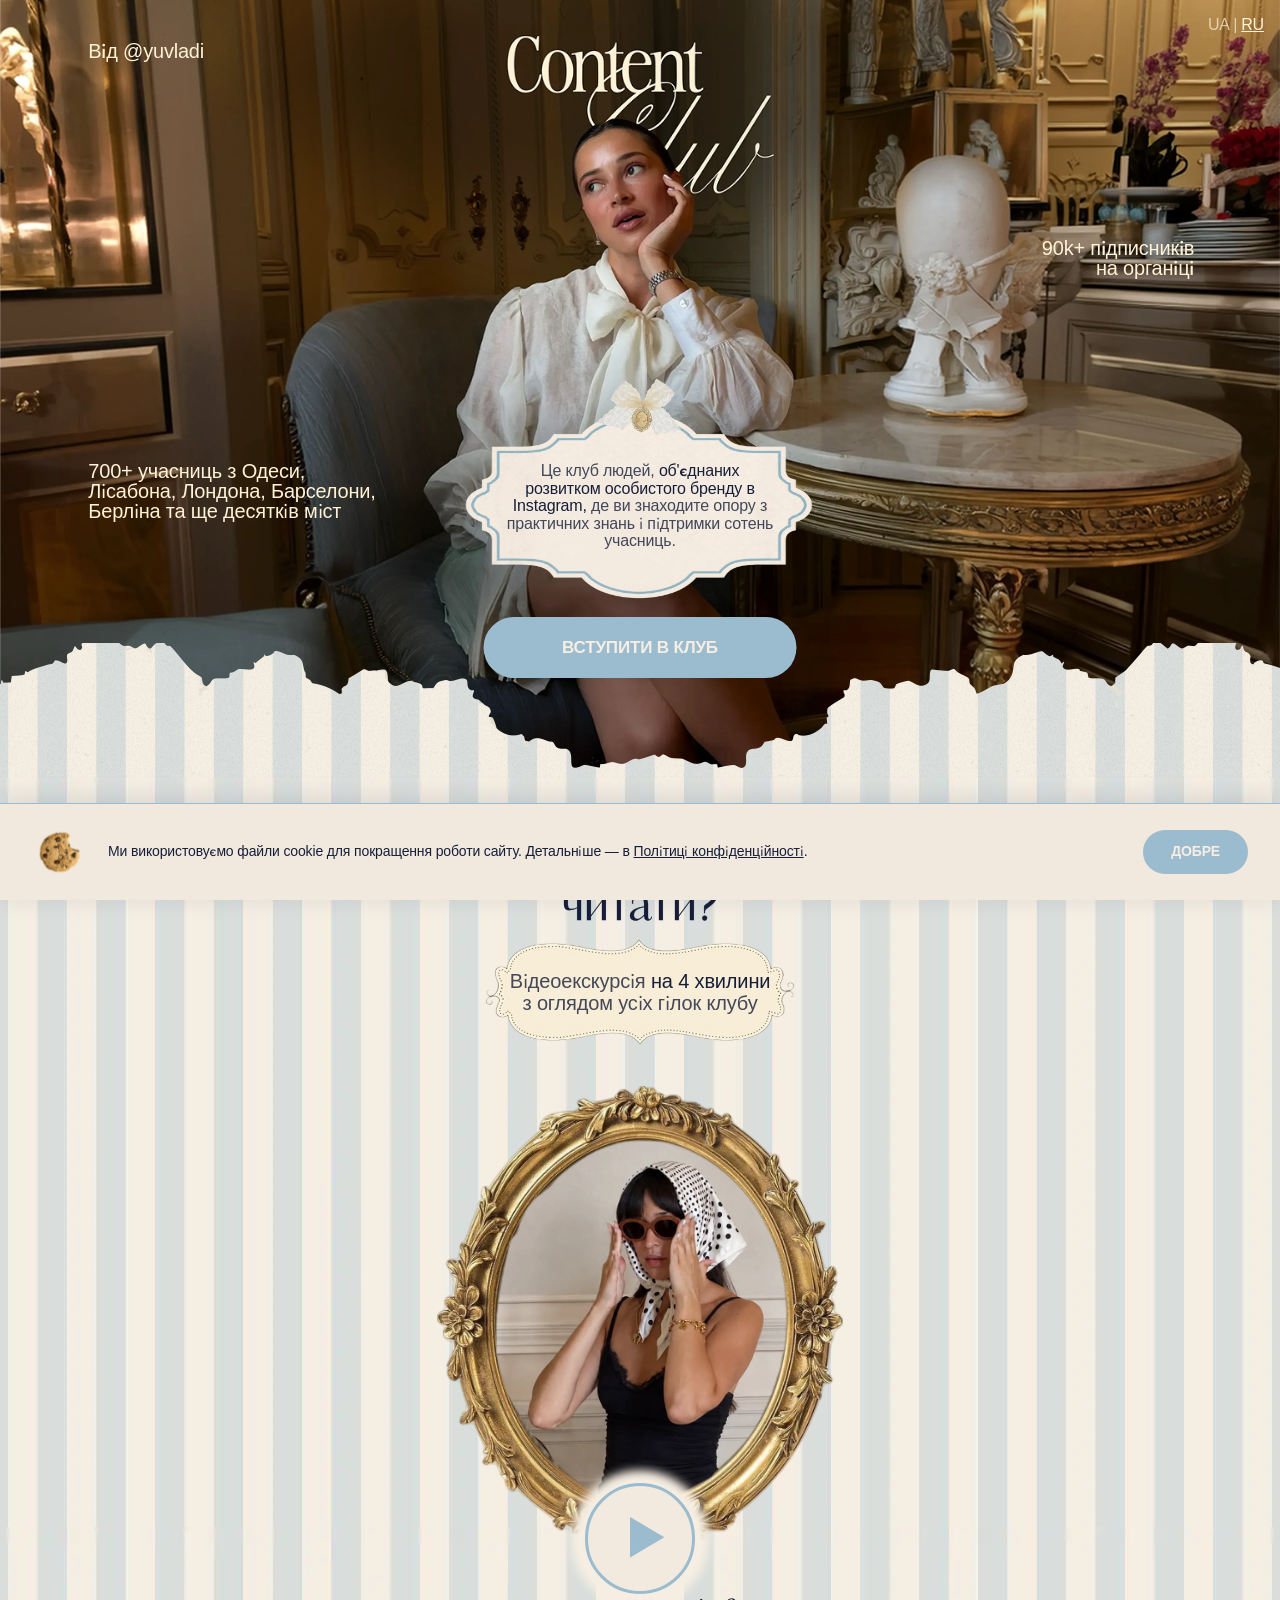
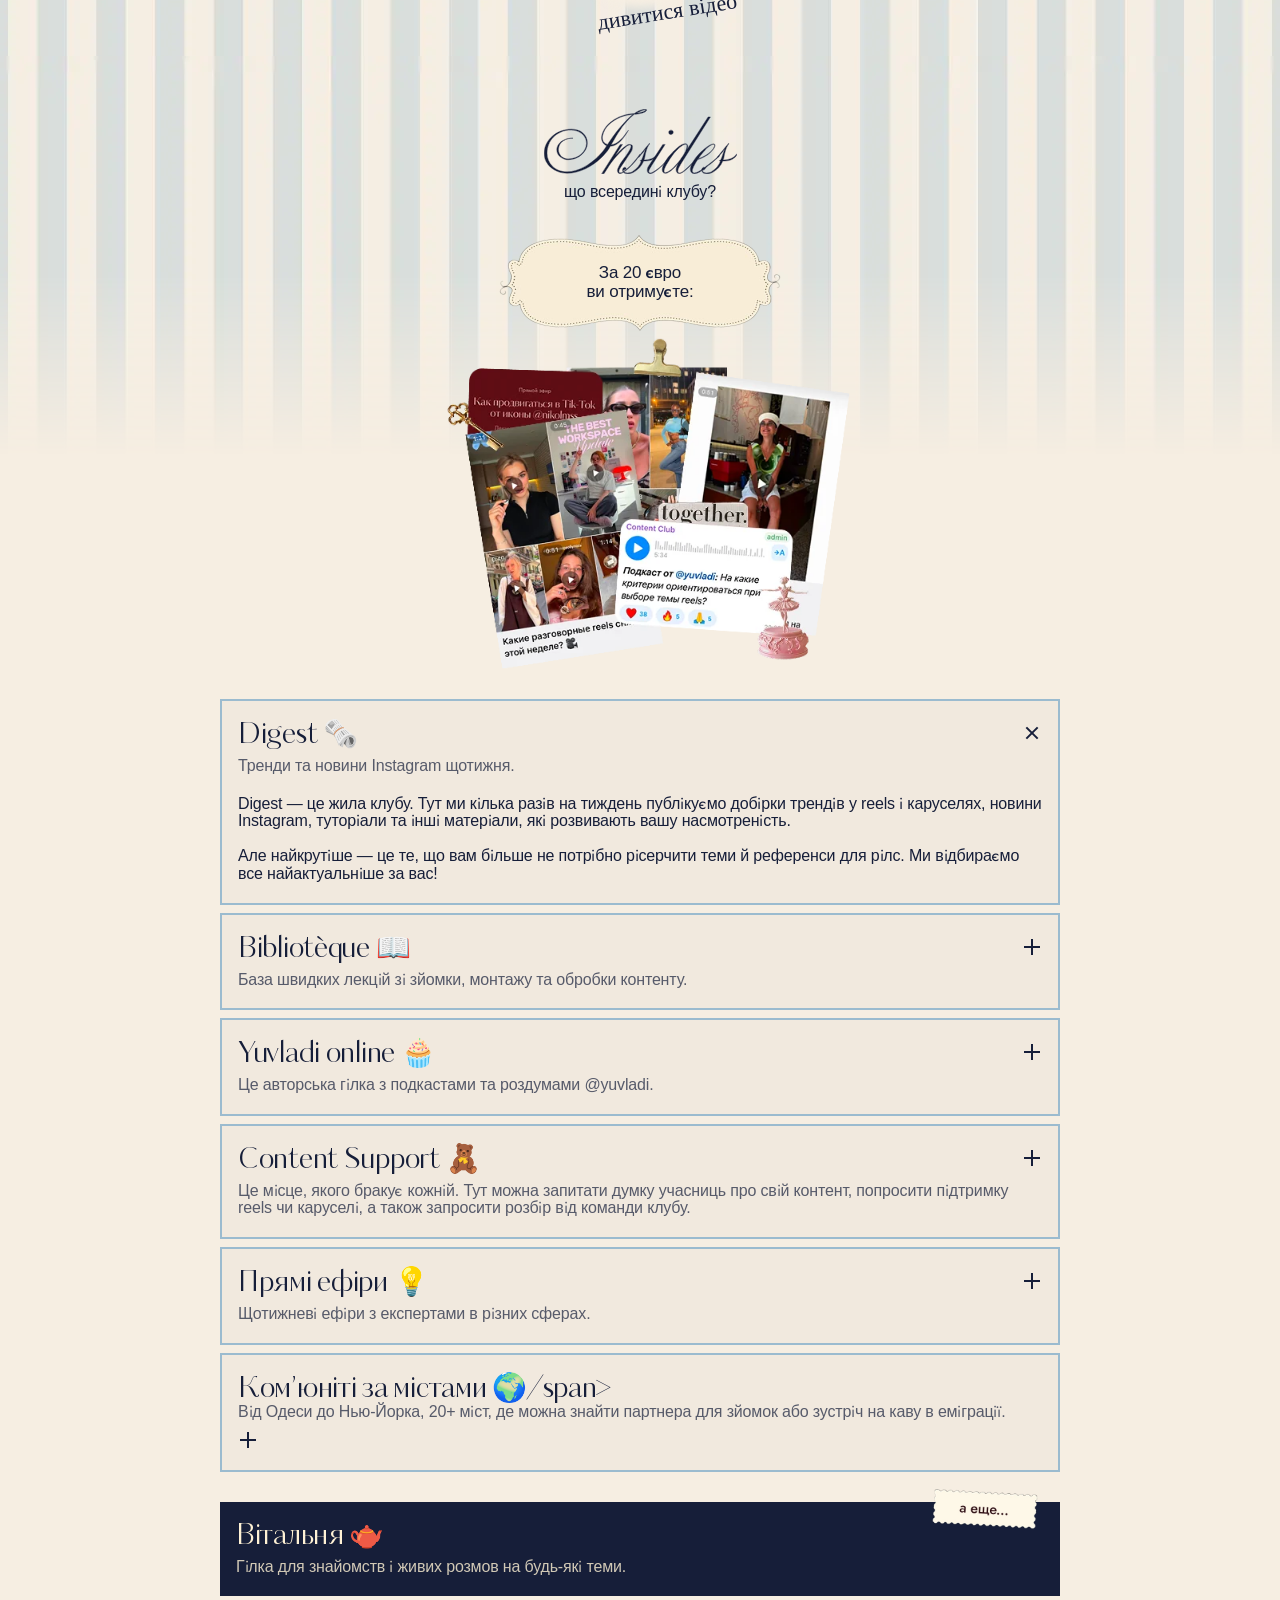
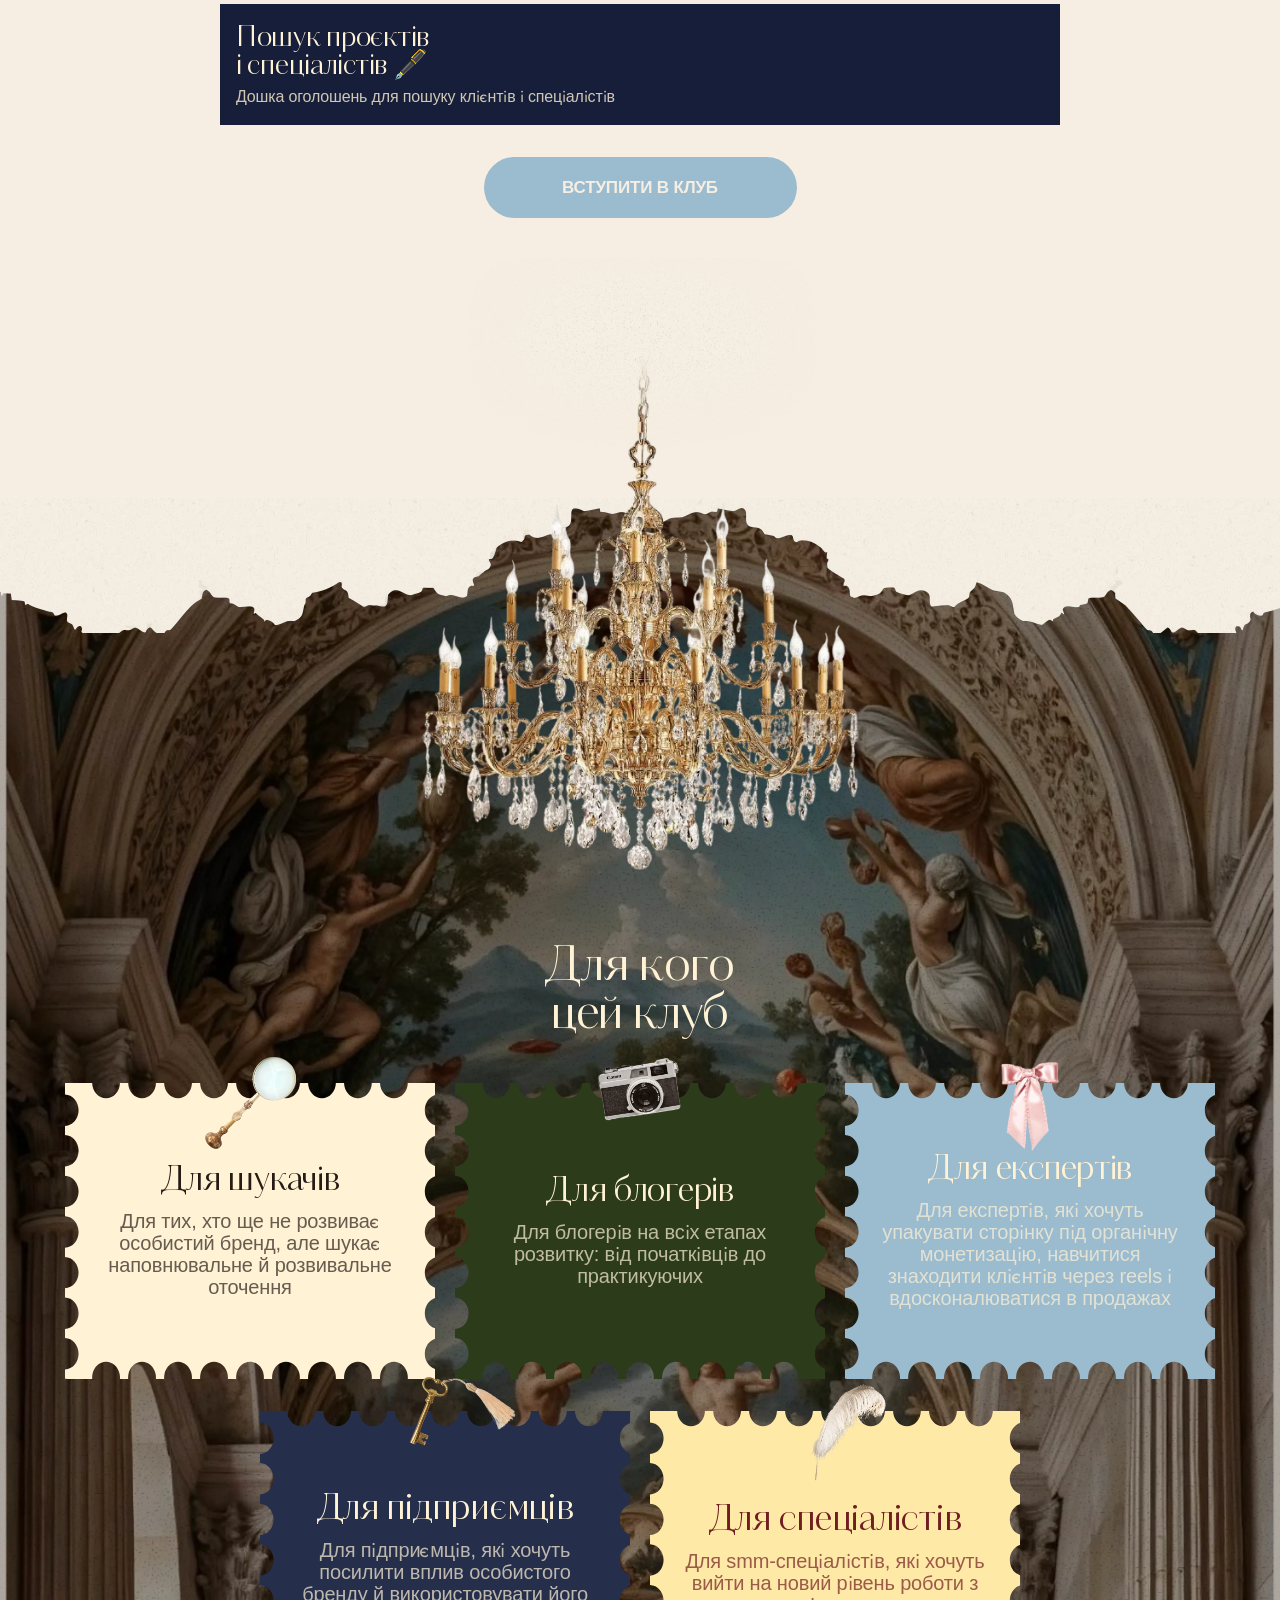
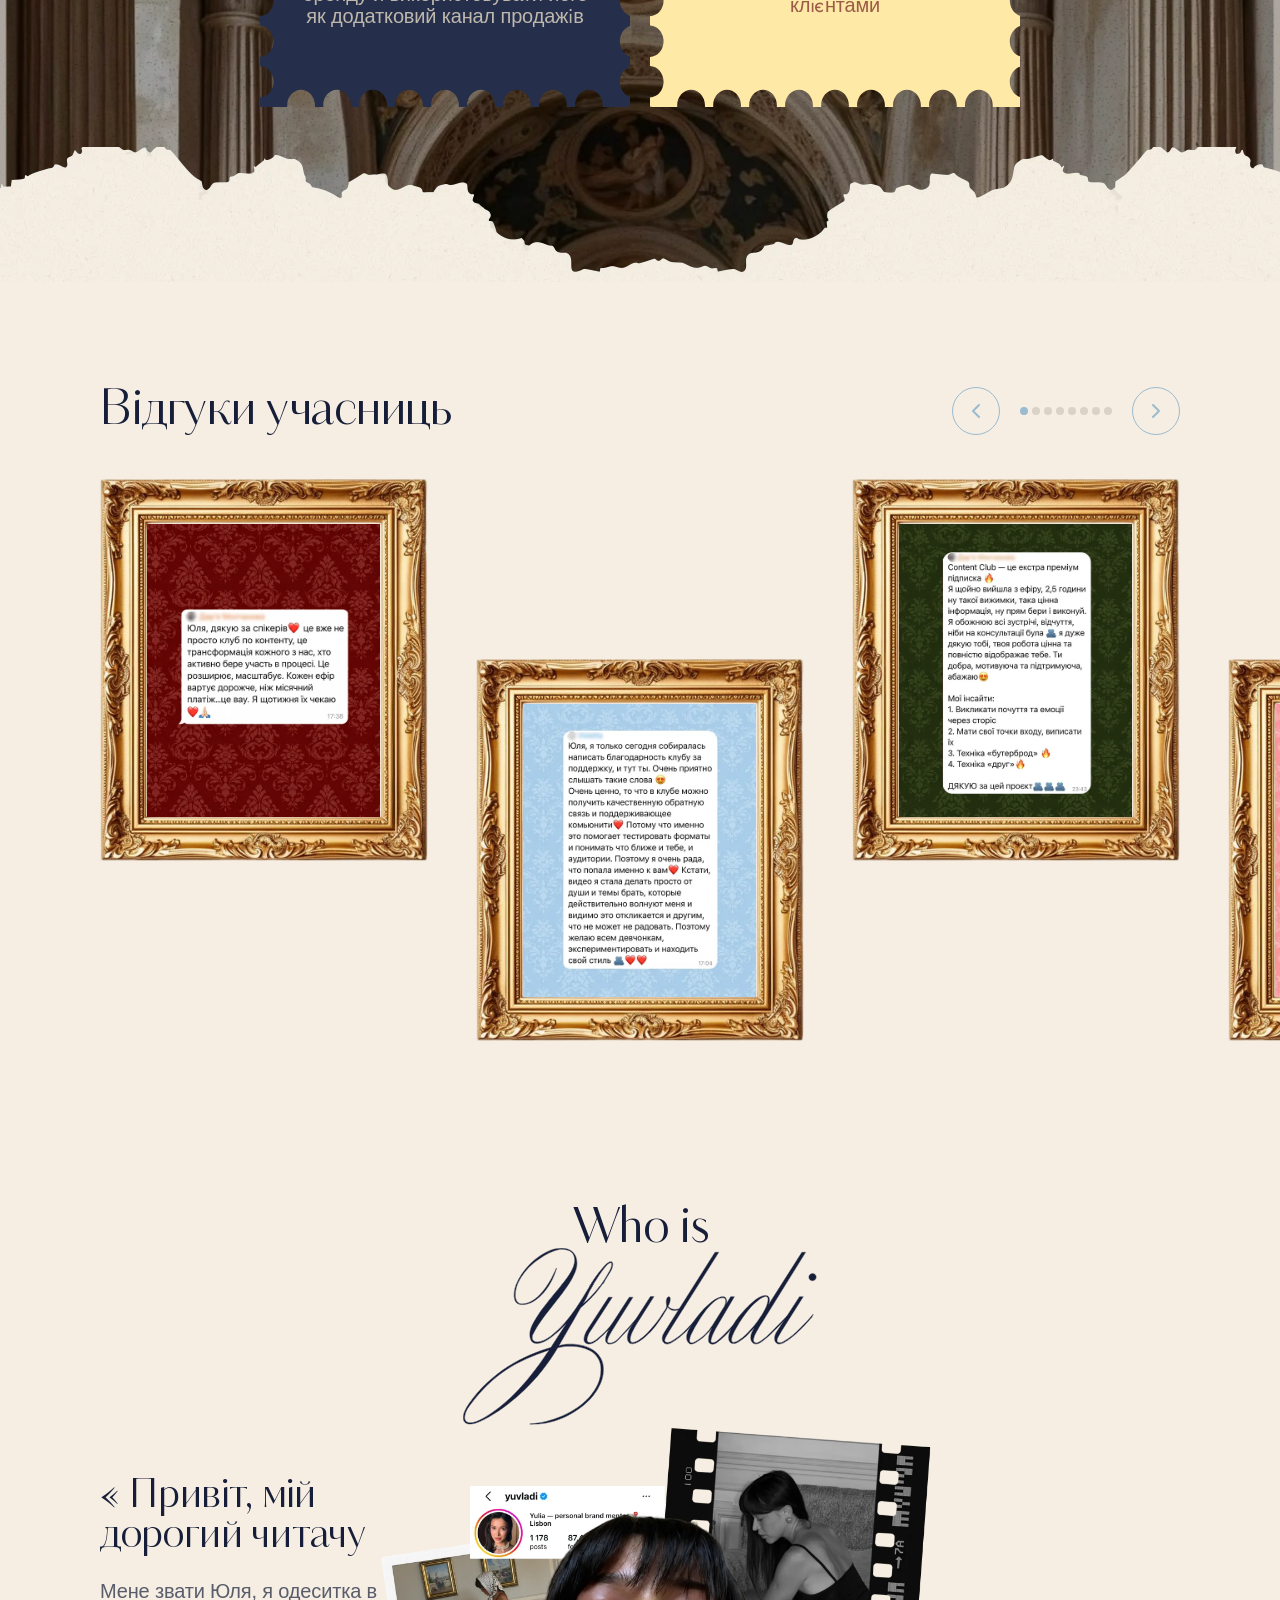
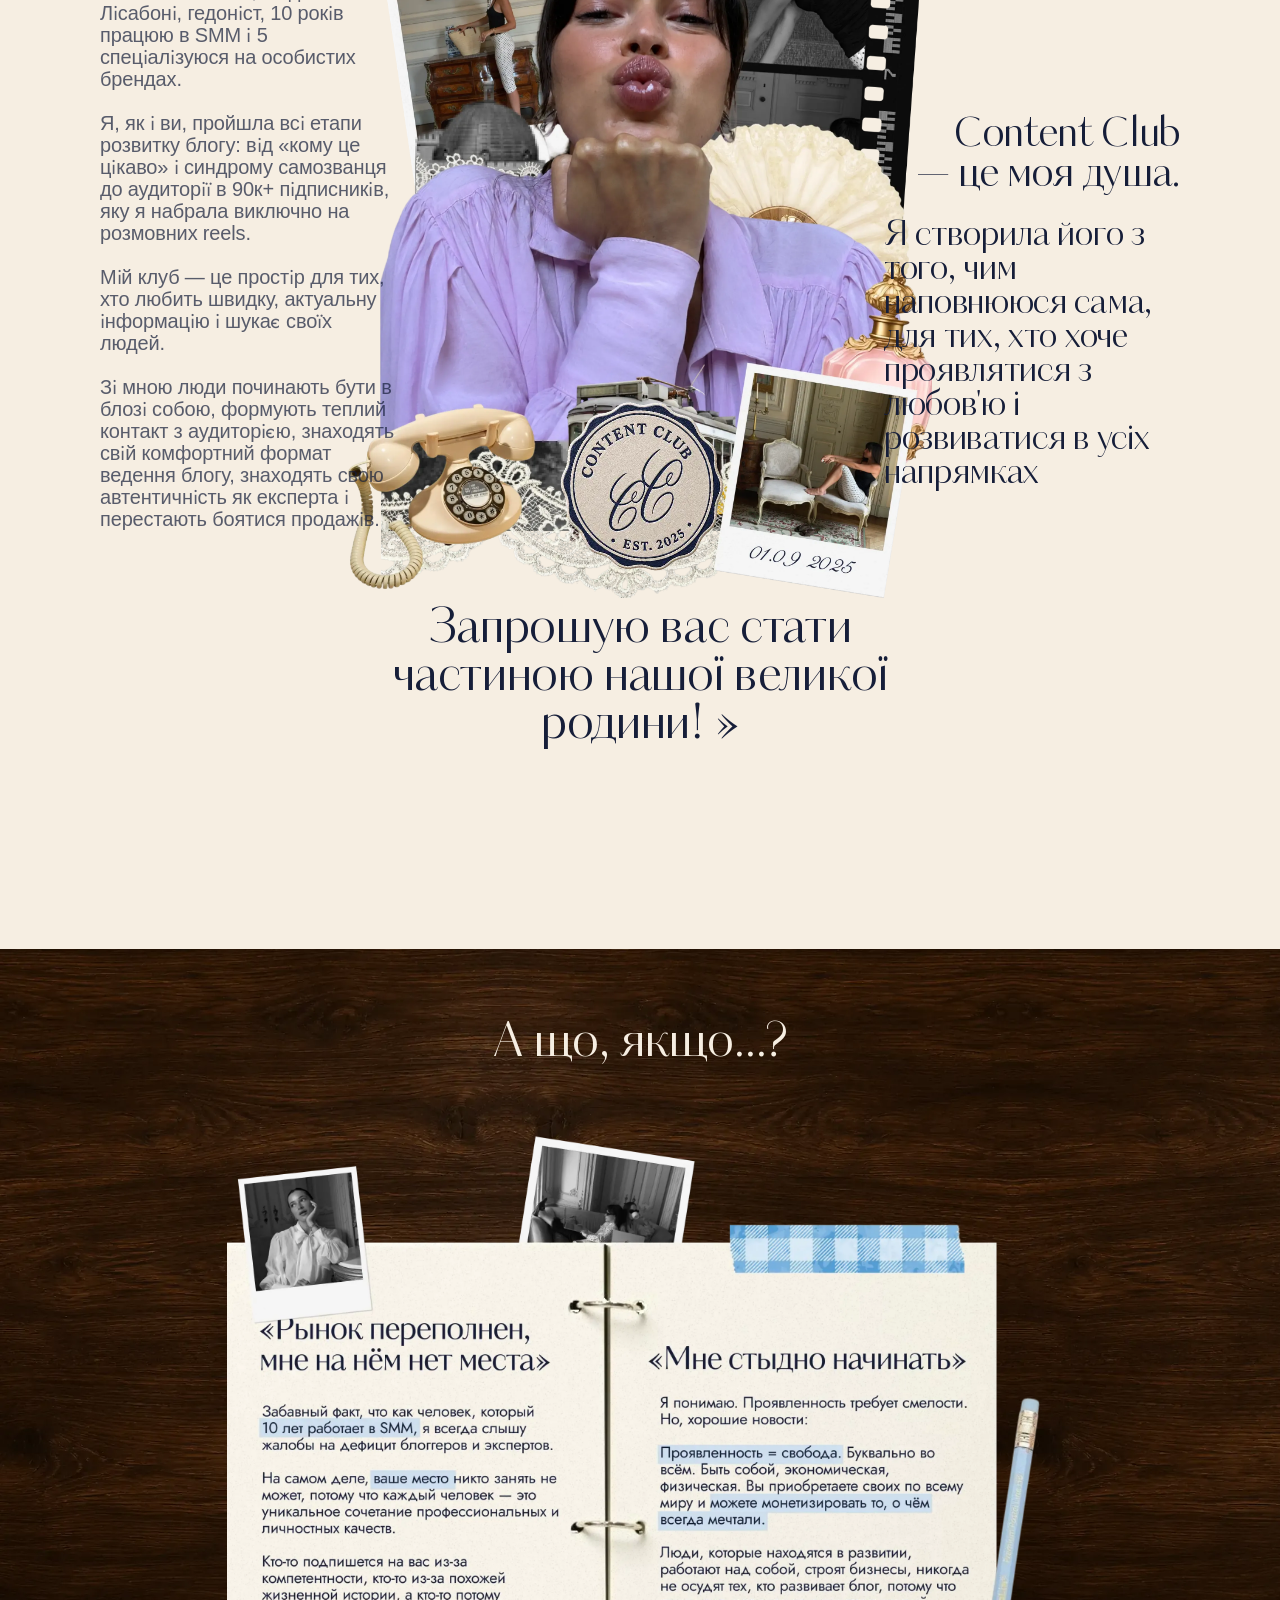
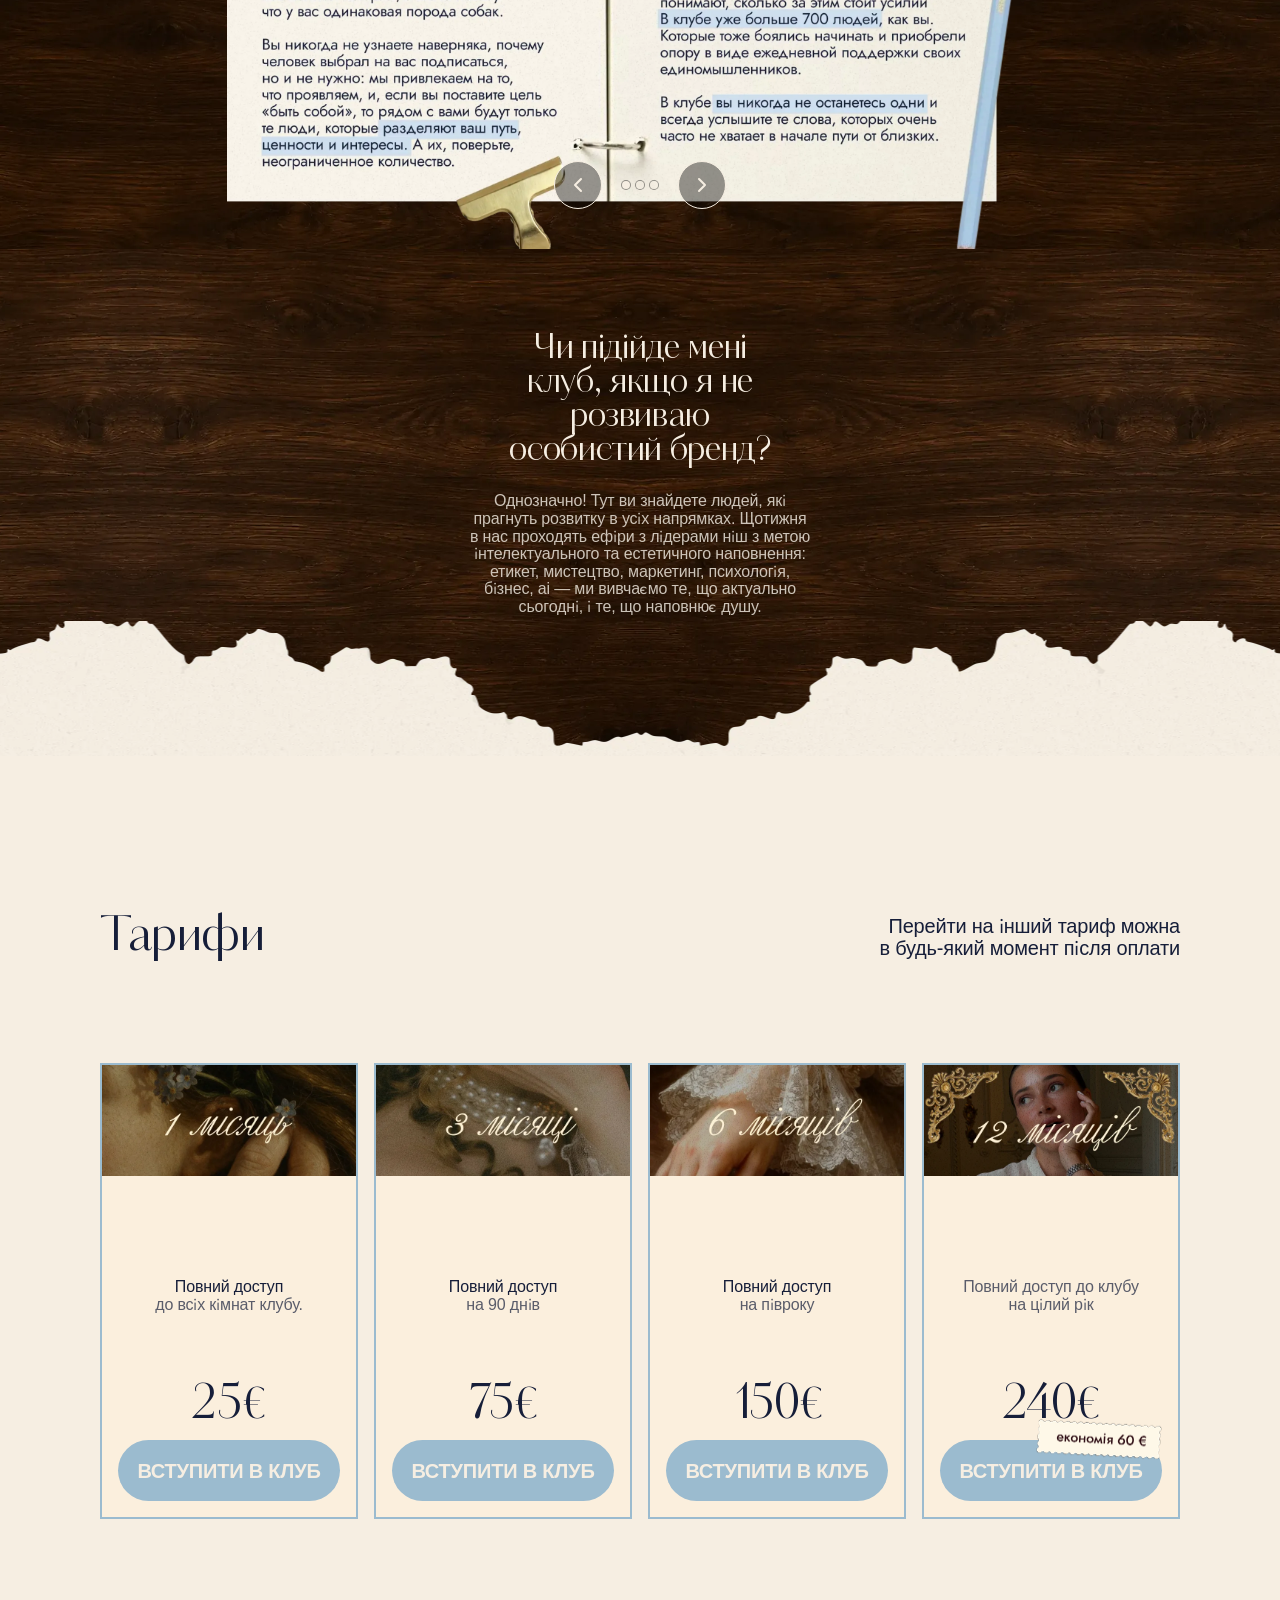
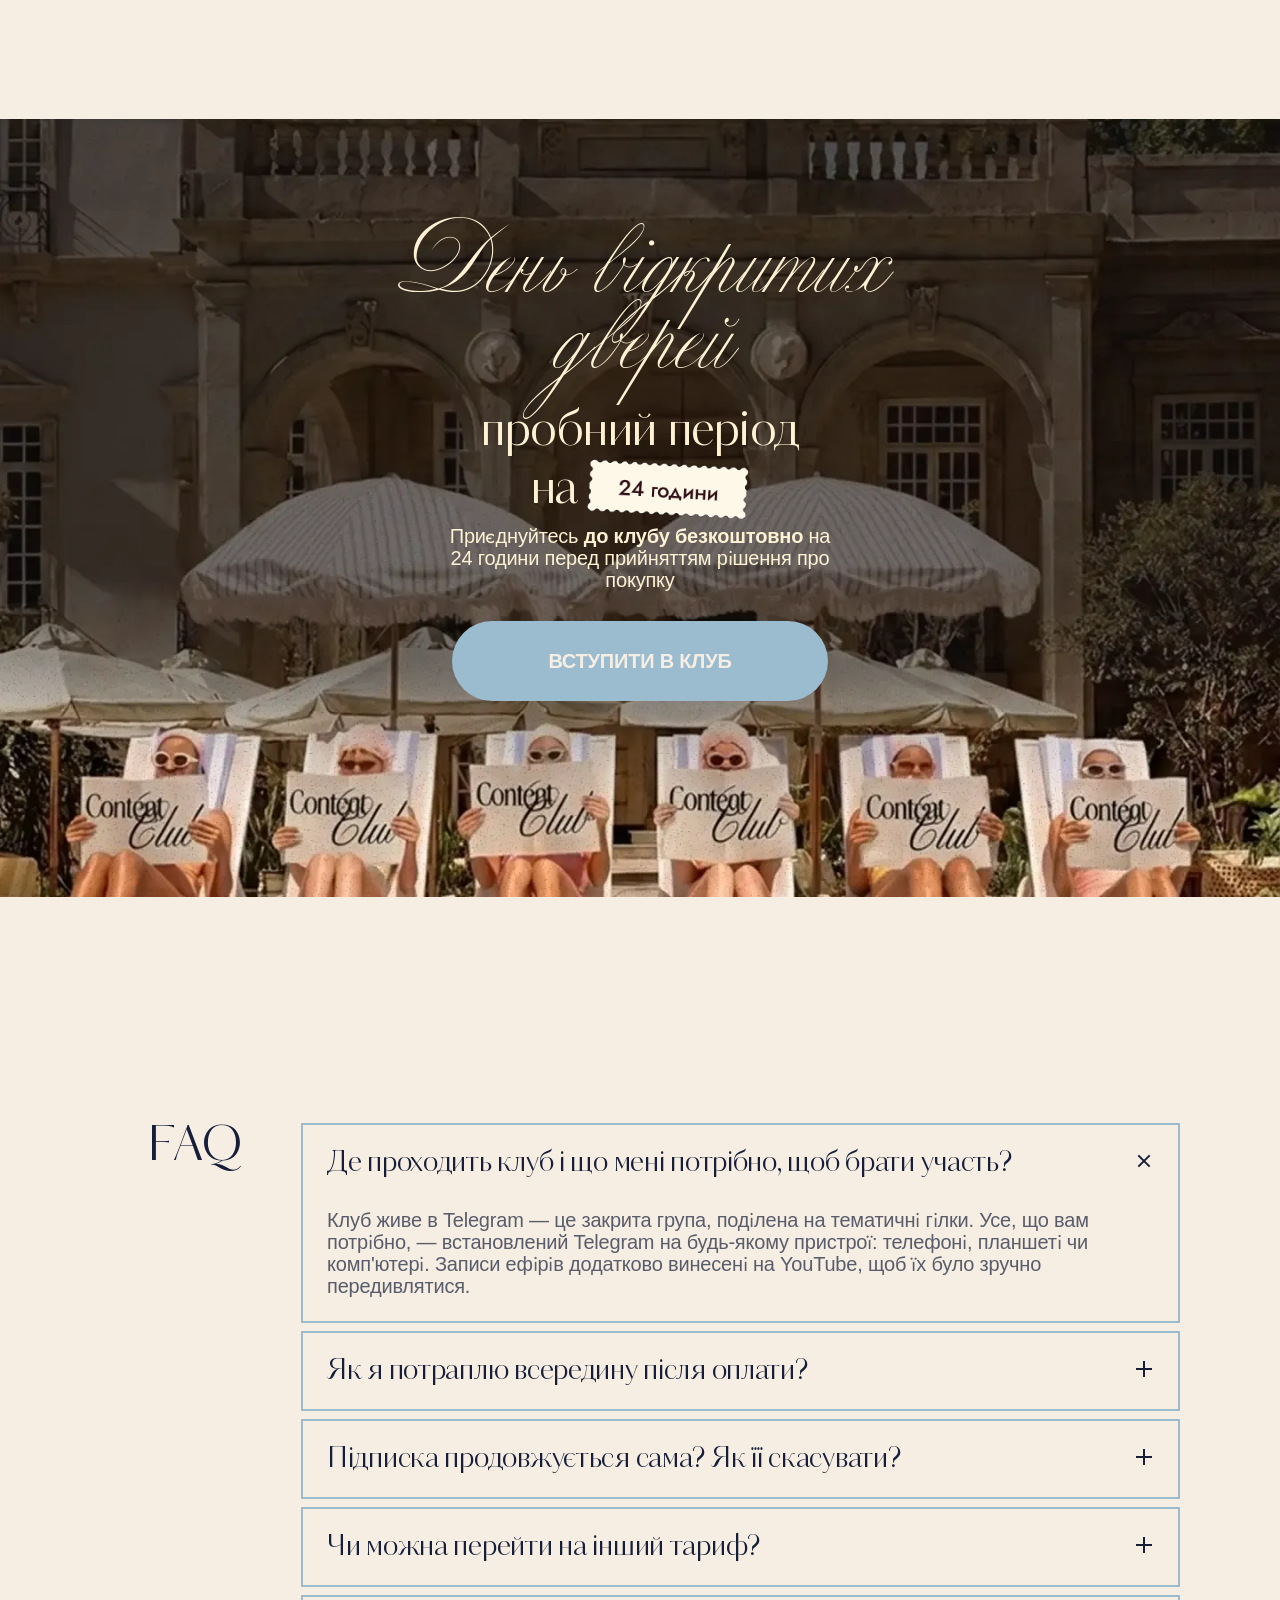
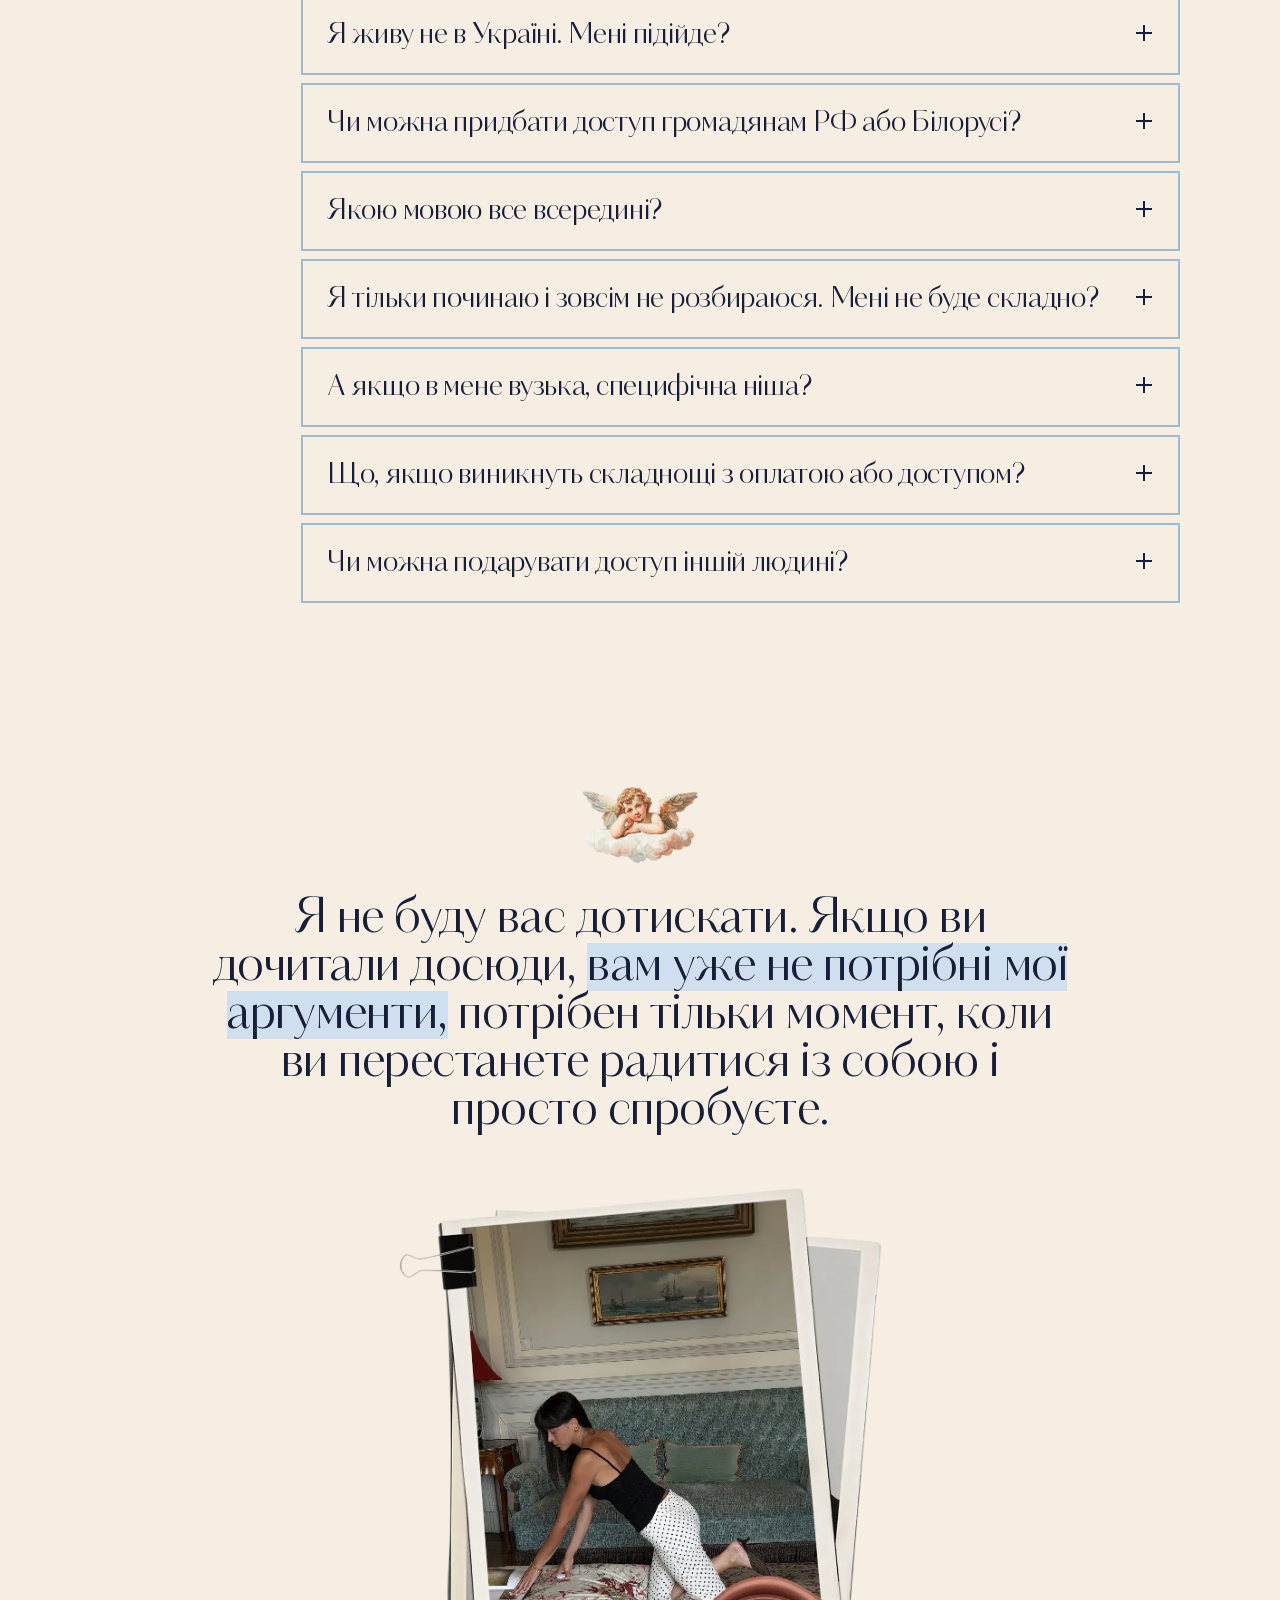
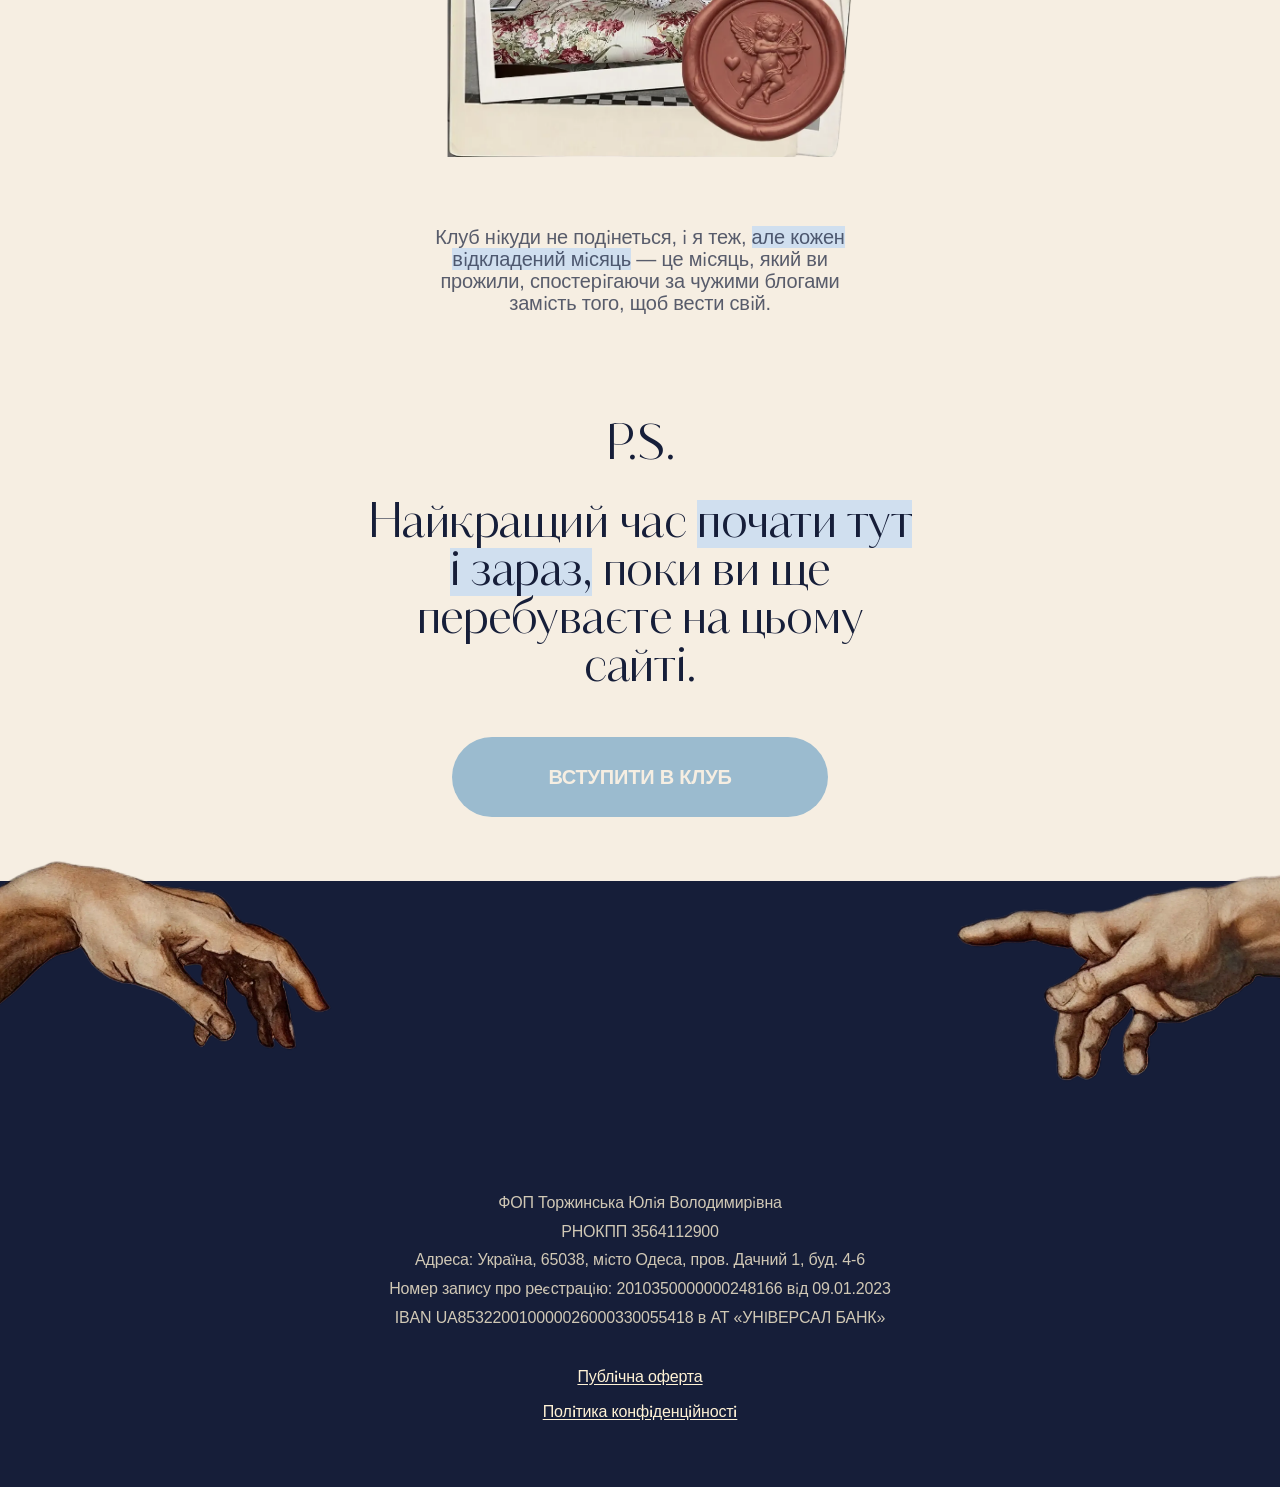
<file: index-ua.html>
<!doctype html>
<html lang="uk">
<head>
  <meta charset="UTF-8" />

  <!-- Meta Pixel Code -->
  <script>
  !function(f,b,e,v,n,t,s)
  {if(f.fbq)return;n=f.fbq=function(){n.callMethod?
  n.callMethod.apply(n,arguments):n.queue.push(arguments)};
  if(!f._fbq)f._fbq=n;n.push=n;n.loaded=!0;n.version='2.0';
  n.queue=[];t=b.createElement(e);t.async=!0;
  t.src=v;s=b.getElementsByTagName(e)[0];
  s.parentNode.insertBefore(t,s)}(window, document,'script',
  'https://connect.facebook.net/en_US/fbevents.js');
  fbq('init', '1029980306332056');
  fbq('track', 'PageView');
  </script>
  <noscript><img height="1" width="1" style="display:none"
  src="https://www.facebook.com/tr?id=1029980306332056&ev=PageView&noscript=1"
  /></noscript>
  <!-- End Meta Pixel Code -->

  <!-- Google tag (gtag.js) -->
  <script async src="https://www.googletagmanager.com/gtag/js?id=G-LZFH7NNCCK"></script>
  <script>
    window.dataLayer = window.dataLayer || [];
    function gtag(){dataLayer.push(arguments);}
    gtag('js', new Date());

    gtag('config', 'G-LZFH7NNCCK');
  </script>
  <meta name="viewport" content="width=device-width, initial-scale=1.0" />
  <title>Content Club</title>
  <link rel="icon" type="image/png" href="images/favicon.png" />
  <meta name="description" content="Content Club — закрита спільнота Instagram-блогерки з 90k+ підписників. Практичні матеріали, розбори та підтримка для розвитку особистого бренду в Instagram. Тарифи від 25€/міс." />
  <link rel="canonical" href="index-ua.html" />
  <link rel="alternate" hreflang="ru" href="index.html" />
  <link rel="alternate" hreflang="uk" href="index-ua.html" />
  <!-- og:image/twitter:image use a relative path — swap in an absolute
       https://... URL (with the production domain) once it's known, since
       Facebook/Twitter's own scrapers don't reliably resolve relative
       image URLs. og:url intentionally omitted for the same reason. -->
  <meta property="og:type" content="website" />
  <meta property="og:site_name" content="Content Club" />
  <meta property="og:locale" content="uk_UA" />
  <meta property="og:title" content="Content Club" />
  <meta property="og:description" content="Content Club — закрита спільнота Instagram-блогерки з 90k+ підписників. Практичні матеріали, розбори та підтримка для розвитку особистого бренду в Instagram. Тарифи від 25€/міс." />
  <meta property="og:image" content="images/фон Юля.webp" />
  <meta name="twitter:card" content="summary_large_image" />
  <meta name="twitter:title" content="Content Club" />
  <meta name="twitter:description" content="Content Club — закрита спільнота Instagram-блогерки з 90k+ підписників. Практичні матеріали, розбори та підтримка для розвитку особистого бренду в Instagram. Тарифи від 25€/міс." />
  <meta name="twitter:image" content="images/фон Юля.webp" />
  <link rel="preconnect" href="https://fonts.googleapis.com" />
  <link rel="preconnect" href="https://fonts.gstatic.com" crossorigin />
  <link href="https://fonts.googleapis.com/css2?family=Jost:wght@400;500;600&family=Parisienne&display=swap" rel="stylesheet" />
  <link rel="stylesheet" href="Jost-UA-Patch/style.css" />
  <link rel="stylesheet" href="KudryashevHeadline-Sans/style.css" />
  <link rel="stylesheet" href="Classica Two/style.css" />
  <link rel="stylesheet" href="css/variables.css" />
  <link rel="stylesheet" href="css/base.css" />
  <link rel="stylesheet" href="css/components/button.css" />
  <link rel="stylesheet" href="css/components/hero.css" />
  <link rel="stylesheet" href="css/components/video-teaser.css" />
  <link rel="stylesheet" href="css/components/video-modal.css" />
  <link rel="stylesheet" href="css/components/tariff-modal.css" />
  <link rel="stylesheet" href="css/components/accordion.css" />
  <link rel="stylesheet" href="css/components/club-contents.css" />
  <link rel="stylesheet" href="css/components/audience-fit.css" />
  <link rel="stylesheet" href="css/components/testimonials.css" />
  <link rel="stylesheet" href="css/components/founder-intro.css" />
  <link rel="stylesheet" href="css/components/what-if.css" />
  <link rel="stylesheet" href="css/components/objections.css" />
  <link rel="stylesheet" href="css/components/keyhole-bonus.css" />
  <link rel="stylesheet" href="css/components/pricing.css" />
  <link rel="stylesheet" href="css/components/faq.css" />
  <link rel="stylesheet" href="css/components/closing-cta.css" />
  <link rel="stylesheet" href="css/components/footer.css" />
  <link rel="stylesheet" href="css/components/cookie-banner.css" />
</head>
<body>
  <header class="visually-hidden"><h1>Content Club</h1></header>

  <section class="hero" aria-label="Привітання">
    <picture>
      <source media="(max-width: 767.98px)" srcset="images/hero-bg-mobile.png" />
      <img loading="eager" class="hero__bg" src="images/фон Юля.webp" alt="Засновниця Content Club у вінтажному інтер'єрі із золотою ліпниною" />
    </picture>
    <nav class="hero__lang-switch" aria-label="Вибір мови">
      <span class="hero__lang-switch-current" aria-current="page">UA |</span>
      <a href="index.html">RU</a>
    </nav>

    <p class="hero__eyebrow">Від @yuvladi</p>
    <p class="hero__followers">90k+ підписників<br />на органіці</p>

    <div class="hero__decor-circle hero__decor-circle--1" aria-hidden="true"></div>
    <div class="hero__decor-circle hero__decor-circle--2" aria-hidden="true"></div>

    <div class="hero__stack">
      <div class="hero__collage">
        <div class="hero__card">
          <img loading="eager" class="hero__photo hero__photo--tag" src="images/hero-photo-1.webp" alt="" />
          <p class="hero__description">
            Це клуб людей, <strong>об'єднаних<br />розвитком особистого бренду в Instagram,</strong> де ви знаходите опору з практичних знань і підтримки сотень учасниць.
          </p>
        </div>
        <img loading="eager" class="hero__photo hero__photo--pin" src="images/hero-photo-2.webp" alt="" />
      </div>

      <a class="btn-cta hero__cta" href="#pricing">Вступити в клуб</a>
    </div>

    <p class="hero__social-proof">700+ учасниць з Одеси, Лісабона, Лондона, Барселони, Берліна та ще десятків міст</p>

    <img loading="eager" class="hero__torn-edge" src="images/край 1.webp" alt="" />
  </section>

  <section class="video-teaser" aria-label="Відеоекскурсія по клубу">
    <div class="video-teaser__bg" aria-hidden="true"></div>

    <div class="video-teaser__stack">
      <div class="video-teaser__content">
        <h2 class="video-teaser__heading">Не хочете<br />читати?</h2>
        <div class="video-teaser__description-wrap">
          <img loading="eager" class="video-teaser__description-badge" src="images/image 63345919.png" alt="" aria-hidden="true" />
          <p class="video-teaser__description">Відеоекскурсія <strong>на 4 хвилини</strong><br />з оглядом усіх гілок клубу</p>
        </div>
      </div>

      <button class="video-teaser__watch" type="button">
        <img loading="eager" class="video-teaser__photo" src="images/photo.webp" alt="" />
        <img loading="eager" class="video-teaser__frame" src="images/photo-frame-mask.webp" alt="" />
        <span class="video-teaser__play-glow" aria-hidden="true"></span>
        <span class="video-teaser__play-circle" aria-hidden="true"></span>
        <span class="video-teaser__play-triangle" aria-hidden="true"></span>
        <span class="video-teaser__caption"><span class="video-teaser__caption-text">дивитися відео</span></span>
      </button>
    </div>
  </section>

  <section class="club-contents" aria-label="Що всередині клубу">
    <div class="club-contents__bg" aria-hidden="true"></div>

    <div class="club-contents__intro">
      <img loading="eager" class="club-contents__icon" src="images/icon-whats-inside.svg" alt="Insides" />
      <p class="club-contents__icon-caption">що всередині клубу?</p>
    </div>

    <div class="club-contents__offer-wrap">
      <img loading="eager" class="club-contents__offer-badge" src="images/image 63345919.png" alt="" aria-hidden="true" />
      <p class="club-contents__offer">За 20 євро<br />ви отримуєте:</p>
    </div>

    <div class="club-contents__list">
      <img loading="eager" class="club-contents__photo-collage" src="images/Frame 1484578932.webp" alt="Колаж із фото учасниць клубу" />

      <div class="accordion-group">
        <details class="accordion-item" name="room-accordion" open>
          <summary class="accordion-item__summary">
            <span class="accordion-item__heading">
              <span class="accordion-item__title">Digest 🗞️</span>
              <p class="accordion-item__subtitle">Тренди та новини Instagram щотижня.</p>
            </span>
            <span class="accordion-item__icon" aria-hidden="true"></span>
          </summary>
          <div class="accordion-item__body">
            <p class="accordion-item__description">Digest — це жила клубу. Тут ми кілька разів на тиждень публікуємо добірки трендів у reels і каруселях, новини Instagram, туторіали та інші матеріали, які розвивають вашу насмотреність.

Але найкрутіше — це те, що вам більше не потрібно рісерчити теми й референси для рілс. Ми відбираємо все найактуальніше за вас!</p>
          </div>
        </details>

        <details class="accordion-item" name="room-accordion">
          <summary class="accordion-item__summary">
            <span class="accordion-item__heading">
              <span class="accordion-item__title">Bibliotèque 📖</span>
              <p class="accordion-item__subtitle">База швидких лекцій зі зйомки, монтажу та обробки контенту.</p>
            </span>
            <span class="accordion-item__icon" aria-hidden="true"></span>
          </summary>
          <div class="accordion-item__body">
            <p class="accordion-item__description">Від «як раз і назавжди зафіксувати експозицію» до «як рости за допомогою сезонного контенту» і «як упакувати сторінку експерта».</p>
          </div>
        </details>

        <details class="accordion-item" name="room-accordion">
          <summary class="accordion-item__summary">
            <span class="accordion-item__heading">
              <span class="accordion-item__title">Yuvladi online 🧁</span>
              <p class="accordion-item__subtitle">Це авторська гілка з подкастами та роздумами @yuvladi.</p>
            </span>
            <span class="accordion-item__icon" aria-hidden="true"></span>
          </summary>
          <div class="accordion-item__body">
            <p class="accordion-item__description">Це буквально те, що відбувається в голові Юлі: чим вона надихається, про що спілкується з клієнтами та інфлюенсерами, як експериментує з контентом і просуванням. Інсайди та чесна думка експертки з 10-річним досвідом у SMM.</p>
          </div>
        </details>

        <details class="accordion-item" name="room-accordion">
          <summary class="accordion-item__summary">
            <span class="accordion-item__heading">
              <span class="accordion-item__title">Content Support 🧸</span>
              <p class="accordion-item__subtitle">Це місце, якого бракує кожній. Тут можна запитати думку учасниць про свій контент, попросити підтримку reels чи каруселі, а також запросити розбір від команди клубу.</p>
            </span>
            <span class="accordion-item__icon" aria-hidden="true"></span>
          </summary>
          <div class="accordion-item__body">
            <p class="accordion-item__description">У будь-який час ви можете поставити запитання або опублікувати свій контент і отримати чесний, теплий розбір від команди та від учасниць. Content Support — це перлина клубу, адже саме контакт із людьми, підтримка і свіжий погляд допомагають рости семимильними кроками.</p>
          </div>
        </details>

        <details class="accordion-item" name="room-accordion">
          <summary class="accordion-item__summary">
            <span class="accordion-item__heading">
              <span class="accordion-item__title">Прямі ефіри 💡</span>
              <p class="accordion-item__subtitle">Щотижневі ефіри з експертами в різних сферах.</p>
            </span>
            <span class="accordion-item__icon" aria-hidden="true"></span>
          </summary>
          <div class="accordion-item__body">
            <p class="accordion-item__description">Щотижня ми зустрічаємося онлайн із запрошеними експертами й розбираємо теми, що супроводжують розвиток особистого бренду. Маркетинг, психологія, етикет, мистецтво, мода — ми наповнюємося в усіх напрямках від лідерів ніш. Усі ефіри зберігаються в записах клубу.</p>
          </div>
        </details>

        <details class="accordion-item" name="room-accordion">
          <summary class="accordion-item__summary">
            <span class="accordion-item__heading">
              <span class="accordion-item__title">Комʼюніті за містами 🌍/span>
              <p class="accordion-item__subtitle">Від Одеси до Нью-Йорка, 20+ міст, де можна знайти партнера для зйомок або зустріч на каву в еміграції.</p>
            </span>
            <span class="accordion-item__icon" aria-hidden="true"></span>
          </summary>
          <div class="accordion-item__body">
            <p class="accordion-item__description">Київ, Одеса, Барселона, Дубай, Париж, Берлін, Варшава, Лондон, Нью-Йорк, Балі, Відень, Бухарест, Мілан, Кіпр та інші міста для живого нетворкінгу.</p>
          </div>
        </details>
      </div>

      <div class="club-cards">
        <div class="club-card">
          <img loading="eager" class="club-card__sticker" src="images/content-group.webp" alt="" aria-hidden="true" />
          <h3 class="club-card__title">Вітальня 🫖</h3>
          <p class="club-card__description">Гілка для знайомств і живих розмов на будь-які теми.</p>
        </div>

        <div class="club-card">
          <h3 class="club-card__title">Пошук проєктів<br />і спеціалістів 🖋️</h3>
          <p class="club-card__description">Дошка оголошень для пошуку клієнтів і спеціалістів</p>
        </div>
      </div>
    </div>

    <a class="btn-cta club-contents__cta" href="#pricing">Вступити в клуб</a>
  </section>

  <section class="audience-fit" aria-label="Для кого цей клуб">
    <div class="audience-fit__pin">
      <div class="audience-fit__photo-wrap">
        <img loading="eager" class="audience-fit__torn-edge audience-fit__torn-edge--top" src="images/край 2.webp" alt="" aria-hidden="true" />
        <img loading="eager" class="audience-fit__bg" src="images/decorative-blur-background-1.webp" alt="" aria-hidden="true" />
        <img loading="eager" class="audience-fit__torn-edge audience-fit__torn-edge--bottom" src="images/край 2.webp" alt="" aria-hidden="true" />
      </div>
      <img loading="eager" class="audience-fit__chandelier" src="images/Group 21.webp" alt="" />
      <h2 class="audience-fit__heading">Для кого<br />цей клуб</h2>
    </div>

    <div class="audience-fit__stack">
      <article class="audience-card audience-card--seekers">
        <img loading="eager" class="audience-card__shape" src="images/card-shape-seekers.svg" alt="" aria-hidden="true" />
        <img loading="eager" class="audience-card__icon" src="images/audience-icon-seekers.webp" alt="" />
        <h3 class="audience-card__title">Для шукачів</h3>
        <p class="audience-card__text">Для тих, хто ще не розвиває особистий бренд, але шукає наповнювальне й розвивальне оточення</p>
      </article>

      <article class="audience-card audience-card--bloggers">
        <img loading="eager" class="audience-card__shape" src="images/card-shape-bloggers.svg" alt="" aria-hidden="true" />
        <img loading="eager" class="audience-card__icon" src="images/audience-icon-bloggers.webp" alt="" />
        <h3 class="audience-card__title">Для блогерів</h3>
        <p class="audience-card__text">Для блогерів на всіх етапах розвитку: від початківців до практикуючих</p>
      </article>

      <article class="audience-card audience-card--experts">
        <img loading="eager" class="audience-card__shape" src="images/card-shape-experts.svg" alt="" aria-hidden="true" />
        <img loading="eager" class="audience-card__icon" src="images/audience-icon-experts.webp" alt="" />
        <h3 class="audience-card__title">Для експертів</h3>
        <p class="audience-card__text">Для експертів, які хочуть упакувати сторінку під органічну монетизацію, навчитися знаходити клієнтів через reels і вдосконалюватися в продажах</p>
      </article>

      <article class="audience-card audience-card--entrepreneurs">
        <img loading="eager" class="audience-card__shape" src="images/card-shape-entrepreneurs.svg" alt="" aria-hidden="true" />
        <img loading="eager" class="audience-card__icon" src="images/audience-icon-entrepreneurs.webp" alt="" />
        <h3 class="audience-card__title">Для підприємців</h3>
        <p class="audience-card__text">Для підприємців, які хочуть посилити вплив особистого бренду й використовувати його як додатковий канал продажів</p>
      </article>

      <article class="audience-card audience-card--specialists">
        <img loading="eager" class="audience-card__shape" src="images/card-shape-specialists.svg" alt="" aria-hidden="true" />
        <img loading="eager" class="audience-card__icon" src="images/audience-icon-specialists.webp" alt="" />
        <h3 class="audience-card__title">Для спеціалістів</h3>
        <p class="audience-card__text">Для smm-спеціалістів, які хочуть вийти на новий рівень роботи з клієнтами</p>
      </article>
    </div>
  </section>

  <section class="testimonials" aria-label="Відгуки учасниць">
    <h2 class="testimonials__heading">Відгуки учасниць</h2>

    <div class="testimonials__viewport">
      <!-- Mobile/tablet: one fixed golden frame; only the photo underneath
           slides between testimonials (js/testimonials.js). Desktop uses
           the separate multi-item strip below instead, since it shows
           several framed testimonials at once. -->
      <div class="testimonials__stage">
        <div class="testimonials__stage-window">
          <img loading="eager" class="testimonials__stage-photo" src="images/отзыв 1.webp" alt="Скриншот відгуку учасниці клубу 1" />
          <img loading="eager" class="testimonials__stage-photo" src="images/отзыв 2.webp" alt="Скриншот відгуку учасниці клубу 2" />
          <img loading="eager" class="testimonials__stage-photo" src="images/отзыв 3.webp" alt="Скриншот відгуку учасниці клубу 3" />
          <img loading="eager" class="testimonials__stage-photo" src="images/отзыв 4.webp" alt="Скриншот відгуку учасниці клубу 4" />
          <img loading="eager" class="testimonials__stage-photo" src="images/отзыв 5.webp" alt="Скриншот відгуку учасниці клубу 5" />
          <img loading="eager" class="testimonials__stage-photo" src="images/отзыв 6.webp" alt="Скриншот відгуку учасниці клубу 6" />
          <img loading="eager" class="testimonials__stage-photo" src="images/отзыв 7.webp" alt="Скриншот відгуку учасниці клубу 7" />
          <img loading="eager" class="testimonials__stage-photo" src="images/отзыв 8.webp" alt="Скриншот відгуку учасниці клубу 8" />
        </div>
        <img loading="eager" class="testimonials__stage-frame" src="images/рамка.webp" alt="" aria-hidden="true" />
      </div>

      <ul class="testimonials__track">
        <li class="testimonials__item">
          <img loading="eager" class="testimonials__frame" src="images/рамка.webp" alt="" aria-hidden="true" />
          <img loading="eager" class="testimonials__photo" src="images/отзыв 1.webp" alt="Скриншот відгуку учасниці клубу" />
        </li>
        <li class="testimonials__item">
          <img loading="eager" class="testimonials__frame" src="images/рамка.webp" alt="" aria-hidden="true" />
          <img loading="eager" class="testimonials__photo" src="images/отзыв 2.webp" alt="Скриншот відгуку учасниці клубу" />
        </li>
        <li class="testimonials__item">
          <img loading="eager" class="testimonials__frame" src="images/рамка.webp" alt="" aria-hidden="true" />
          <img loading="eager" class="testimonials__photo" src="images/отзыв 3.webp" alt="Скриншот відгуку учасниці клубу" />
        </li>
        <li class="testimonials__item">
          <img loading="eager" class="testimonials__frame" src="images/рамка.webp" alt="" aria-hidden="true" />
          <img loading="eager" class="testimonials__photo" src="images/отзыв 4.webp" alt="Скриншот відгуку учасниці клубу" />
        </li>
        <li class="testimonials__item">
          <img loading="eager" class="testimonials__frame" src="images/рамка.webp" alt="" aria-hidden="true" />
          <img loading="eager" class="testimonials__photo" src="images/отзыв 5.webp" alt="Скриншот відгуку учасниці клубу" />
        </li>
        <li class="testimonials__item">
          <img loading="eager" class="testimonials__frame" src="images/рамка.webp" alt="" aria-hidden="true" />
          <img loading="eager" class="testimonials__photo" src="images/отзыв 6.webp" alt="Скриншот відгуку учасниці клубу" />
        </li>
        <li class="testimonials__item">
          <img loading="eager" class="testimonials__frame" src="images/рамка.webp" alt="" aria-hidden="true" />
          <img loading="eager" class="testimonials__photo" src="images/отзыв 7.webp" alt="Скриншот відгуку учасниці клубу" />
        </li>
        <li class="testimonials__item">
          <img loading="eager" class="testimonials__frame" src="images/рамка.webp" alt="" aria-hidden="true" />
          <img loading="eager" class="testimonials__photo" src="images/отзыв 8.webp" alt="Скриншот відгуку учасниці клубу" />
        </li>
      </ul>
    </div>

    <div class="testimonials__nav">
      <button class="testimonials__arrow testimonials__arrow--prev" type="button" aria-label="Попередній відгук">
        <svg viewBox="0 0 24 24" width="24" height="24" aria-hidden="true"><path d="M15 6l-6 6 6 6" fill="none" stroke="currentColor" stroke-width="2" stroke-linecap="round" stroke-linejoin="round" /></svg>
      </button>
      <div class="testimonials__dots" role="tablist">
        <button class="testimonials__dot is-active" type="button" role="tab" aria-label="Відгук 1" aria-selected="true"></button>
        <button class="testimonials__dot" type="button" role="tab" aria-label="Відгук 2" aria-selected="false"></button>
        <button class="testimonials__dot" type="button" role="tab" aria-label="Відгук 3" aria-selected="false"></button>
        <button class="testimonials__dot" type="button" role="tab" aria-label="Відгук 4" aria-selected="false"></button>
        <button class="testimonials__dot" type="button" role="tab" aria-label="Відгук 5" aria-selected="false"></button>
        <button class="testimonials__dot" type="button" role="tab" aria-label="Відгук 6" aria-selected="false"></button>
        <button class="testimonials__dot" type="button" role="tab" aria-label="Відгук 7" aria-selected="false"></button>
        <button class="testimonials__dot" type="button" role="tab" aria-label="Відгук 8" aria-selected="false"></button>
      </div>
      <button class="testimonials__arrow testimonials__arrow--next" type="button" aria-label="Наступний відгук">
        <svg viewBox="0 0 24 24" width="24" height="24" aria-hidden="true"><path d="M9 6l6 6-6 6" fill="none" stroke="currentColor" stroke-width="2" stroke-linecap="round" stroke-linejoin="round" /></svg>
      </button>
    </div>
  </section>

  <section class="founder-intro" aria-label="Хто така Юля">
    <p class="founder-intro__eyebrow">Who is</p>
    <img loading="eager" class="founder-intro__logo" src="images/logo-wordmark.svg" alt="Yuvladi" />

    <img loading="eager" class="founder-intro__collage" src="images/founder-bio-photo-collage-alt-draft.webp" alt="Колаж з особистих фотографій Юлі: інста-профіль, кадри з буднів у Лісабоні" />

    <div class="founder-intro__letter">
      <div class="founder-intro__paper-wrap">
        <img loading="eager" class="founder-intro__paper" src="images/founder-bio-photo-stack.webp" alt="" aria-hidden="true" />

        <div class="founder-intro__block founder-intro__block--1">
          <p class="founder-intro__quote">&laquo; Привіт, мій дорогий читачу</p>
          <div class="founder-intro__paragraph">
            <p>Мене звати Юля, я одеситка в Лісабоні, гедоніст, 10 років працюю в SMM і 5 спеціалізуюся на особистих брендах.</p>
            <p>Я, як і ви, пройшла всі етапи розвитку блогу: від «кому це цікаво» і синдрому самозванця до аудиторії в 90к+ підписників, яку я набрала виключно на розмовних reels.</p>
            <p>Мій клуб — це простір для тих, хто любить швидку, актуальну інформацію і шукає своїх людей.</p>
            <p>Зі мною люди починають бути в блозі собою, формують теплий контакт з аудиторією, знаходять свій комфортний формат ведення блогу, знаходять свою автентичність як експерта і перестають боятися продажів.</p>
          </div>
        </div>

        <div class="founder-intro__block founder-intro__block--2">
          <p class="founder-intro__heading2">Content Club<br />— це моя душа.</p>
          <p class="founder-intro__paragraph2">Я створила його з того, чим наповнююся сама, для тих, хто хоче проявлятися з любов'ю і розвиватися в усіх напрямках</p>
        </div>

        <p class="founder-intro__invite">Запрошую вас стати частиною нашої великої родини! &raquo;</p>
      </div>

      <img loading="eager" class="founder-intro__badge" src="images/brosh.webp" alt="Печатка клубу Content Club, засновано 2025 року" />
    </div>
  </section>

  <section class="what-if" aria-label="А що, якщо?">
    <div class="what-if__pin">
      <div class="what-if__bg" aria-hidden="true"></div>
      <h2 class="what-if__heading">А що, якщо…?</h2>

      <div class="what-if__track">
        <img loading="eager" class="what-if__composite" style="--x:11.67%;--y:13.42%;--w:8.79%" src="images/polaroid-frame-1.png" alt="" aria-hidden="true" />
        <img loading="eager" class="what-if__page what-if__page--1" src="images/1 страница.webp" alt="Розворот щоденника: «Ринок переповнений, мені на ньому немає місця»" />
        <img loading="eager" class="what-if__composite" style="--x:1.47%;--y:18.09%;--w:5.55%" src="images/polaroid-frame-2.png" alt="" aria-hidden="true" />

        <img loading="eager" class="what-if__deco" style="--x:80.67%;--y:40.64%;--w:10.84%;--h:49.82%;--r:-8.01deg" src="images/esli-photo-tall2.webp" alt="" aria-hidden="true" />
        <img loading="eager" class="what-if__deco" style="--x:12.79%;--y:86.44%;--w:11.92%;--h:31.38%;--r:156.55deg" src="images/esli-photo-round.webp" alt="" aria-hidden="true" />
        <img loading="eager" class="what-if__deco" style="--x:26.06%;--y:27.03%;--w:9.46%;--h:5.17%;--r:0deg" src="images/esli-photo-tape.webp" alt="" aria-hidden="true" />
        <img loading="eager" class="what-if__deco" style="--x:31.91%;--y:69.88%;--w:12.49%;--h:59.46%;--r:7.79deg" src="images/esli-photo-tall.webp" alt="" aria-hidden="true" />
        <img loading="eager" class="what-if__page what-if__page--2" src="images/2 страница.webp" alt="Розворот щоденника з роздумами «А що, якщо…?»" />
        <img loading="eager" class="what-if__composite" style="--x:37.08%;--y:75.56%;--w:10.45%" src="images/Group 24.png" alt="" aria-hidden="true" />
        <img loading="eager" class="what-if__deco" style="--x:41.24%;--y:26.79%;--w:2.88%;--h:15.96%;--r:-87.77deg" src="images/esli-photo-sliver.webp" alt="" aria-hidden="true" />
        <img loading="eager" class="what-if__deco" style="--x:65.75%;--y:28.49%;--w:6.47%;--h:20.68%;--r:5.46deg" src="images/esli-photo-a.webp" alt="" aria-hidden="true" />
        <img loading="eager" class="what-if__deco" style="--x:65.79%;--y:27.64%;--w:5.63%;--h:16.46%;--r:5.46deg" src="images/esli-photo-b.webp" alt="" aria-hidden="true" />
        <img loading="eager" class="what-if__deco" style="--x:60.3%;--y:84.64%;--w:5.15%;--h:13.57%;--r:-5.86deg" src="images/esli-photo-round-small.webp" alt="" aria-hidden="true" />
        <img loading="eager" class="what-if__page what-if__page--3" src="images/3 страница.webp" alt="Розворот щоденника з роздумами «А що, якщо…?»" />
        <img loading="eager" class="what-if__composite" style="--x:87.37%;--y:74.15%;--w:7.28%" src="images/Group 23.png" alt="" aria-hidden="true" />
        <img loading="eager" class="what-if__deco" style="--x:97.59%;--y:77.77%;--w:13.43%;--h:37.25%;--r:-30.37deg" src="images/photo-4.png" alt="" aria-hidden="true" />
      </div>

      <div class="what-if__spreads">
        <div class="what-if__spread-slot">
          <img loading="eager" class="what-if__spread" src="images/Frame 1484578928.webp" alt="Розворот щоденника: «Ринок переповнений, мені на ньому немає місця» / «Мені соромно починати»" />
        </div>
        <div class="what-if__spread-slot">
          <img loading="eager" class="what-if__spread" src="images/Group 27.webp" alt="Розворот щоденника: «Я в цьому не розберуся, забагато всього» / «Я оплачу доступ, проведу там один день і ніколи не повернуся»" />
        </div>
        <div class="what-if__spread-slot">
          <img loading="eager" class="what-if__spread" src="images/Frame 1484578929.webp" alt="Розворот щоденника: «У мене специфічна ніша, мені це не підійде»" />
        </div>
      </div>

      <div class="what-if__nav">
        <button class="what-if__arrow what-if__arrow--prev" type="button" aria-label="Предыдущий разворот">
          <svg viewBox="0 0 24 24" width="24" height="24" aria-hidden="true"><path d="M15 6l-6 6 6 6" fill="none" stroke="currentColor" stroke-width="2" stroke-linecap="round" stroke-linejoin="round" /></svg>
        </button>

        <div class="what-if__dots what-if__dots--mobile" role="tablist">
          <button class="what-if__dot is-active" type="button" role="tab" aria-label="Шаг 1" aria-selected="true"></button>
          <button class="what-if__dot" type="button" role="tab" aria-label="Шаг 2" aria-selected="false"></button>
          <button class="what-if__dot" type="button" role="tab" aria-label="Шаг 3" aria-selected="false"></button>
          <button class="what-if__dot" type="button" role="tab" aria-label="Шаг 4" aria-selected="false"></button>
          <button class="what-if__dot" type="button" role="tab" aria-label="Шаг 5" aria-selected="false"></button>
          <button class="what-if__dot" type="button" role="tab" aria-label="Шаг 6" aria-selected="false"></button>
        </div>

        <div class="what-if__dots what-if__dots--desktop" role="tablist">
          <button class="what-if__dot is-active" type="button" role="tab" aria-label="Разворот 1" aria-selected="true"></button>
          <button class="what-if__dot" type="button" role="tab" aria-label="Разворот 2" aria-selected="false"></button>
          <button class="what-if__dot" type="button" role="tab" aria-label="Разворот 3" aria-selected="false"></button>
        </div>

        <button class="what-if__arrow what-if__arrow--next" type="button" aria-label="Следующий разворот">
          <svg viewBox="0 0 24 24" width="24" height="24" aria-hidden="true"><path d="M9 6l6 6-6 6" fill="none" stroke="currentColor" stroke-width="2" stroke-linecap="round" stroke-linejoin="round" /></svg>
        </button>
      </div>
    </div>
  </section>

  <section class="objections" aria-label="Чи підійде мені клуб, якщо я не розвиваю особистий бренд?">
    <h2 class="objections__title">Чи підійде мені клуб, якщо я не розвиваю особистий бренд?</h2>
    <p class="objections__answer">Однозначно! Тут ви знайдете людей, які прагнуть розвитку в усіх напрямках. Щотижня в нас проходять ефіри з лідерами ніш з метою інтелектуального та естетичного наповнення: етикет, мистецтво, маркетинг, психологія, бізнес, ai — ми вивчаємо те, що актуально сьогодні, і те, що наповнює душу.</p>
    <img loading="eager" class="objections__torn-edge" src="images/край 2.webp" alt="" aria-hidden="true" />
  </section>

  <section class="pricing" id="pricing" aria-label="Тарифи">
    <h2 class="pricing__heading">Тарифи</h2>
    <p class="pricing__note">Перейти на інший тариф можна<br />в будь-який момент після оплати</p>

    <div class="pricing__list">
      <article class="pricing__card pricing__card--1m">
        <img loading="eager" class="pricing__card-header" src="images/content-frame-1 ua.webp" alt="1 місяць" />
        <div class="pricing__card-body">
          <p class="pricing__desc"><strong>Повний доступ до матеріалів</strong> клубу з щомісячним продовженням<br /><br />(скасувати можна в будь-який момент)</p>
          <p class="pricing__desc pricing__desc--desktop"><strong>Повний доступ</strong><br />до всіх кімнат клубу.</p>
          <p class="pricing__price"><span class="pricing__amount pricing__amount--mobile">25</span><span class="pricing__amount pricing__amount--desktop">25</span><span class="pricing__currency">€</span></p>
          <button class="btn-cta" type="button" data-open-tariff-modal="1m">Вступити в клуб</button>
        </div>
      </article>

      <article class="pricing__card pricing__card--3m">
        <img loading="eager" class="pricing__card-header" src="images/content-frame-1 ua-1.webp" alt="3 місяці" />
        <div class="pricing__card-body">
          <p class="pricing__desc"><strong>Повний доступ до матеріалів</strong> клубу з продовженням раз на 3 місяці<br /><br />(скасувати можна в будь-який момент)</p>
          <p class="pricing__desc pricing__desc--desktop"><strong>Повний доступ</strong><br />на 90 днів</p>
          <p class="pricing__price"><span class="pricing__amount">75</span><span class="pricing__currency">€</span></p>
          <button class="btn-cta" type="button" data-open-tariff-modal="3m">Вступити в клуб</button>
        </div>
      </article>

      <article class="pricing__card pricing__card--6m">
        <img loading="eager" class="pricing__card-header" src="images/content-frame-1 ua-2.webp" alt="6 місяців" />
        <div class="pricing__card-body">
          <p class="pricing__desc"><strong>Повний доступ до матеріалів</strong> клубу з продовженням раз на 6 місяців<br /><br />(скасувати можна в будь-який момент)</p>
          <p class="pricing__desc pricing__desc--desktop"><strong>Повний доступ</strong><br />на півроку</p>
          <p class="pricing__price"><span class="pricing__amount">150</span><span class="pricing__currency">€</span></p>
          <button class="btn-cta" type="button" data-open-tariff-modal="6m">Вступити в клуб</button>
        </div>
      </article>

      <article class="pricing__card pricing__card--12m">
        <img loading="eager" class="pricing__card-header" src="images/content-frame-1 ua-3.webp" alt="12 місяців" />
        <div class="pricing__card-body">
          <p class="pricing__desc">Повний доступ до клубу<br />на цілий рік</p>
          <p class="pricing__desc pricing__desc--desktop">Повний доступ до клубу<br />на цілий рік</p>
          <p class="pricing__price"><span class="pricing__amount">240</span><span class="pricing__currency">€</span></p>
          <button class="btn-cta" type="button" data-open-tariff-modal="12m">Вступити в клуб</button>
        </div>
        <img loading="eager" class="pricing__badge pricing__badge--12m" src="images/40 укр.png" alt="Економія 40 євро" />
      </article>
    </div>

    <p class="pricing__disclaimer">Клуб працює <strong>у форматі щомісячної підписки,</strong> яку можна скасувати в будь-який момент. Вступаючи до клубу, ви отримуєте доступ до всіх матеріалів за рік.<br /><br /><strong>Перейти на річну підписку можна також у будь-який момент.</strong></p>
  </section>

  <section class="keyhole-bonus" data-keyhole-bonus aria-label="День відкритих дверей — безкоштовний пробний період на 24 години">
    <div class="keyhole-bonus__pin">
      <div class="keyhole-bonus__photo">
        <div class="keyhole-bonus__photo-frame">
          <img loading="eager" src="images/Frame 1484578930.webp" alt="" aria-hidden="true" />
        </div>
      </div>

      <div class="keyhole-bonus__content">
        <h2 class="keyhole-bonus__title keyhole-bonus__title--mobile">День<br />вiдкритих<br />дверей</h2>
        <h2 class="keyhole-bonus__title keyhole-bonus__title--desktop">День вiдкритих<br />дверей</h2>

        <div class="keyhole-bonus__subtitle">
          <p>пробний період</p>
          <p class="keyhole-bonus__on-badge">
            на
            <img loading="eager" class="keyhole-bonus__badge keyhole-bonus__badge--mobile" src="images/Group 6 ua.png" alt="24 години" width="106" height="44" />
            <img loading="eager" class="keyhole-bonus__badge keyhole-bonus__badge--desktop" src="images/Group 6 ua.png" alt="24 години" width="163" height="67" />
          </p>
        </div>

        <p class="keyhole-bonus__text">
          Приєднуйтесь <strong>до клубу безкоштовно</strong> на 24 години перед прийняттям рішення про покупку
        </p>

        <button class="btn-cta keyhole-bonus__cta" type="button" data-open-tariff-modal="dod">Вступити в клуб</button>
      </div>
    </div>
  </section>

  <section class="faq" aria-label="Часті запитання">
    <div class="faq__inner">
      <h2 class="faq__heading">FAQ</h2>

      <div class="faq__list">
        <details class="faq-item" name="faq-accordion" open>
          <summary class="faq-item__summary">
            <span class="faq-item__question">Де проходить клуб і що мені потрібно, щоб брати участь?</span>
            <span class="faq-item__icon" aria-hidden="true"></span>
          </summary>
          <p class="faq-item__answer">Клуб живе в Telegram — це закрита група, поділена на тематичні гілки. Усе, що вам потрібно, — встановлений Telegram на будь-якому пристрої: телефоні, планшеті чи комп'ютері. Записи ефірів додатково винесені на YouTube, щоб їх було зручно передивлятися.</p>
        </details>

        <details class="faq-item" name="faq-accordion">
          <summary class="faq-item__summary">
            <span class="faq-item__question">Як я потраплю всередину після оплати?</span>
            <span class="faq-item__icon" aria-hidden="true"></span>
          </summary>
          <p class="faq-item__answer">Одразу після оплати бот відкриває вам доступ: ви натискаєте кнопку «Приєднатися» і опиняєтеся в клубі.</p>
        </details>

        <details class="faq-item" name="faq-accordion">
          <summary class="faq-item__summary">
            <span class="faq-item__question">Підписка продовжується сама? Як її скасувати?</span>
            <span class="faq-item__icon" aria-hidden="true"></span>
          </summary>
          <p class="faq-item__answer">Так, підписка продовжується автоматично, щоб вам не доводилося щоразу оплачувати вручну. Скасувати можна в будь-який момент через того самого бота, кнопкою «Скасувати підписку».</p>
        </details>

        <details class="faq-item" name="faq-accordion">
          <summary class="faq-item__summary">
            <span class="faq-item__question">Чи можна перейти на інший тариф?</span>
            <span class="faq-item__icon" aria-hidden="true"></span>
          </summary>
          <p class="faq-item__answer">Так, змінити тариф можна в будь-який момент після оплати. Якщо вирішите залишитися надовго, вигідніше перейти на довгий тариф — так місяць усередині клубу обходиться дешевше.</p>
        </details>

        <details class="faq-item" name="faq-accordion">
          <summary class="faq-item__summary">
            <span class="faq-item__question">Я живу не в Україні. Мені підійде?</span>
            <span class="faq-item__icon" aria-hidden="true"></span>
          </summary>
          <p class="faq-item__answer">Більш ніж. Учасниці клубу живуть по всьому світу, і всередині є окремі гілки за містами — від Барселони й Берліна до Дубая й Нью-Йорка. Якщо ви нещодавно переїхали і заново збираєте коло своїх, ком'юніті за містами стане однією з найцінніших для вас частин клубу.</p>
        </details>

        <details class="faq-item" name="faq-accordion">
          <summary class="faq-item__summary">
            <span class="faq-item__question">Чи можна придбати доступ громадянам РФ або Білорусі?</span>
            <span class="faq-item__icon" aria-hidden="true"></span>
          </summary>
          <p class="faq-item__answer">❕<em>Клуб відкритий для україномовних і російськомовних учасників з усього світу, крім громадян РФ і РБ, а також осіб, які ведуть робочі відносини з цими країнами.</em></p>
        </details>

        <details class="faq-item" name="faq-accordion">
          <summary class="faq-item__summary">
            <span class="faq-item__question">Якою мовою все всередині?</span>
            <span class="faq-item__icon" aria-hidden="true"></span>
          </summary>
          <p class="faq-item__answer">Контент клубу російською мовою.</p>
        </details>

        <details class="faq-item" name="faq-accordion">
          <summary class="faq-item__summary">
            <span class="faq-item__question">Я тільки починаю і зовсім не розбираюся. Мені не буде складно?</span>
            <span class="faq-item__icon" aria-hidden="true"></span>
          </summary>
          <p class="faq-item__answer">Ні. Матеріали в бібліотеці розкладені по порядку, крок за кроком, тож почати можна з абсолютного нуля. А якщо щось залишиться незрозумілим, ви завжди можете поставити запитання на ефірі або у Вітальні й отримати живу відповідь.</p>
        </details>

        <details class="faq-item" name="faq-accordion">
          <summary class="faq-item__summary">
            <span class="faq-item__question">А якщо в мене вузька, специфічна ніша?</span>
            <span class="faq-item__icon" aria-hidden="true"></span>
          </summary>
          <p class="faq-item__answer">Клуб підходить і тим, хто продає не себе, а товар чи послугу навіть у найвужчих нішах. Ми розбираємо, як будувати особистий бренд навколо справи, а не тільки навколо блогу.</p>
        </details>

        <details class="faq-item" name="faq-accordion">
          <summary class="faq-item__summary">
            <span class="faq-item__question">Що, якщо виникнуть складнощі з оплатою або доступом?</span>
            <span class="faq-item__icon" aria-hidden="true"></span>
          </summary>
          <p class="faq-item__answer">У боті є підтримка, яка допоможе зі вступом, оплатою, оформленням і будь-якими технічними питаннями, ви ніколи не залишитеся сам на сам із проблемою.</p>
        </details>

        <details class="faq-item" name="faq-accordion">
          <summary class="faq-item__summary">
            <span class="faq-item__question">Чи можна подарувати доступ іншій людині?</span>
            <span class="faq-item__icon" aria-hidden="true"></span>
          </summary>
          <p class="faq-item__answer">Так, у боті є окрема кнопка «Подарувати доступ» — можна оформити підписку в подарунок подрузі, колезі або близькій людині.</p>
        </details>
      </div>
    </div>
  </section>

  <section class="closing-cta" aria-label="Приєднуйтесь до клубу">
    <img loading="eager" class="closing-cta__angel" src="images/icon-angel.webp" alt="" aria-hidden="true" />

    <h2 class="closing-cta__heading closing-cta__heading--mobile">Я люблю говорити, що мрія — це відлуння нашого потенціалу, <mark>а мета — це мрія</mark>, за яку ви взяли відповідальність.</h2>
    <p class="closing-cta__heading closing-cta__heading--desktop">Я не буду вас дотискати. Якщо ви дочитали досюди, <mark>вам уже не потрібні мої аргументи,</mark> потрібен тільки момент, коли ви перестанете радитися із собою і просто спробуєте.</p>

    <p class="closing-cta__text closing-cta__text--mobile">Якщо ви дочитали до цього моменту, значить, розвиток особистого бренду або пошук підтримувального оточення — це те, що просить ваш потенціал.</p>

    <img loading="eager" class="closing-cta__collage" src="images/Frame 1484578931.webp" alt="Полароїд із фото учасниці клубу та воскова печатка" />

    <p class="closing-cta__text closing-cta__text--desktop">Клуб нікуди не подінеться, і я теж, <mark>але кожен відкладений місяць</mark> — це місяць, який ви прожили, спостерігаючи за чужими блогами замість того, щоб вести свій.</p>

    <p class="closing-cta__heading2 closing-cta__heading2--mobile"><mark>І клуб — це те, що стане для вас опорою</mark> і підтримкою в його реалізації.</p>

    <div class="closing-cta__ps">
      <p class="closing-cta__ps-label">P.S.</p>
      <p class="closing-cta__ps-text">Найкращий час <mark>почати тут і зараз,</mark> поки ви ще перебуваєте на цьому сайті.</p>
    </div>

    <a class="btn-cta closing-cta__cta" href="#pricing">Вступити в клуб</a>
  </section>

  <footer class="site-footer">
    <div class="site-footer__hands" aria-hidden="true">
      <img loading="eager" class="site-footer__hand site-footer__hand--left" src="images/decorative-blur-background-1 2.webp" alt="" />
      <img loading="eager" class="site-footer__hand site-footer__hand--right" src="images/decorative-blur-background.webp" alt="" />
    </div>

    <p class="site-footer__requisites">
      ФОП Торжинська Юлія Володимирівна<br />
      РНОКПП 3564112900<br />
      Адреса: Україна, 65038, місто Одеса, пров. Дачний 1, буд. 4-6<br />
      Номер запису про реєстрацію: 2010350000000248166 від 09.01.2023<br />
      IBAN UA853220010000026000330055418 в АТ «УНІВЕРСАЛ БАНК»
    </p>

    <p class="site-footer__links">
      <a href="oferta.html">Публічна оферта</a>
      <a href="privacy.html">Політика конфіденційності</a>
    </p>
  </footer>

  <dialog class="video-modal" id="video-modal">
    <button class="video-modal__close" type="button" data-close-modal>Закрити</button>
    <video class="video-modal__video" id="video-modal-player" src="videos/video-tour.mp4" controls playsinline preload="none"></video>
  </dialog>

  <dialog class="tariff-modal" id="tariff-modal-1m">
    <button class="tariff-modal__close" type="button" data-close-modal aria-label="Закрити"></button>
    <img loading="eager" class="tariff-modal__clouds tariff-modal__clouds--top" src="images/image 63346000.png" alt="" aria-hidden="true" />

    <h2 class="tariff-modal__title">Тариф<br />на 1 місяць</h2>

    <form class="tariff-modal__form" data-checkout-url="https://app.zenedu.io/l/p/hJKrDSnUW0OzRCgc">
      <input class="tariff-modal__input" type="text" name="name" placeholder="Ваше ім'я" autocomplete="name" required />

      <div class="tariff-modal__checks">
        <label class="tariff-modal__check">
          <input type="checkbox" required />
          <span class="tariff-modal__check-box" aria-hidden="true"></span>
          <span class="tariff-modal__check-text">Я ознайомився(-лась) і погоджуюся з умовами <a href="oferta.html" target="_blank" rel="noopener">Публічної оферти</a> та <a href="privacy.html" target="_blank" rel="noopener">Політики конфіденційності</a>.</span>
        </label>
        <label class="tariff-modal__check">
          <input type="checkbox" required />
          <span class="tariff-modal__check-box" aria-hidden="true"></span>
          <span class="tariff-modal__check-text">Я надаю пряму згоду на негайне отримання доступу до цифрового контенту та підтверджую відсутність права на відмову від договору і повернення коштів.</span>
        </label>
      </div>

      <button class="btn-cta tariff-modal__submit" type="submit">Оплатити і вступити</button>
    </form>

    <img loading="eager" class="tariff-modal__clouds tariff-modal__clouds--bottom" src="images/image 63345999.png" alt="" aria-hidden="true" />
  </dialog>

  <dialog class="tariff-modal" id="tariff-modal-3m">
    <button class="tariff-modal__close" type="button" data-close-modal aria-label="Закрити"></button>
    <img loading="eager" class="tariff-modal__clouds tariff-modal__clouds--top" src="images/image 63346000.png" alt="" aria-hidden="true" />

    <h2 class="tariff-modal__title">Тариф<br />на 3 місяці</h2>

    <form class="tariff-modal__form" data-checkout-url="https://app.zenedu.io/l/p/FM8vpuBlc9Mb6kbl">
      <input class="tariff-modal__input" type="text" name="name" placeholder="Ваше ім'я" autocomplete="name" required />

      <div class="tariff-modal__checks">
        <label class="tariff-modal__check">
          <input type="checkbox" required />
          <span class="tariff-modal__check-box" aria-hidden="true"></span>
          <span class="tariff-modal__check-text">Я ознайомився(-лась) і погоджуюся з умовами <a href="oferta.html" target="_blank" rel="noopener">Публічної оферти</a> та <a href="privacy.html" target="_blank" rel="noopener">Політики конфіденційності</a>.</span>
        </label>
        <label class="tariff-modal__check">
          <input type="checkbox" required />
          <span class="tariff-modal__check-box" aria-hidden="true"></span>
          <span class="tariff-modal__check-text">Я надаю пряму згоду на негайне отримання доступу до цифрового контенту та підтверджую відсутність права на відмову від договору і повернення коштів.</span>
        </label>
      </div>

      <button class="btn-cta tariff-modal__submit" type="submit">Оплатити і вступити</button>
    </form>

    <img loading="eager" class="tariff-modal__clouds tariff-modal__clouds--bottom" src="images/image 63345999.png" alt="" aria-hidden="true" />
  </dialog>

  <dialog class="tariff-modal" id="tariff-modal-6m">
    <button class="tariff-modal__close" type="button" data-close-modal aria-label="Закрити"></button>
    <img loading="eager" class="tariff-modal__clouds tariff-modal__clouds--top" src="images/image 63346000.png" alt="" aria-hidden="true" />

    <h2 class="tariff-modal__title">Тариф<br />на 6 місяців</h2>

    <form class="tariff-modal__form" data-checkout-url="https://app.zenedu.io/l/p/BXTq8lIcsjtDa0Hn">
      <input class="tariff-modal__input" type="text" name="name" placeholder="Ваше ім'я" autocomplete="name" required />

      <div class="tariff-modal__checks">
        <label class="tariff-modal__check">
          <input type="checkbox" required />
          <span class="tariff-modal__check-box" aria-hidden="true"></span>
          <span class="tariff-modal__check-text">Я ознайомився(-лась) і погоджуюся з умовами <a href="oferta.html" target="_blank" rel="noopener">Публічної оферти</a> та <a href="privacy.html" target="_blank" rel="noopener">Політики конфіденційності</a>.</span>
        </label>
        <label class="tariff-modal__check">
          <input type="checkbox" required />
          <span class="tariff-modal__check-box" aria-hidden="true"></span>
          <span class="tariff-modal__check-text">Я надаю пряму згоду на негайне отримання доступу до цифрового контенту та підтверджую відсутність права на відмову від договору і повернення коштів.</span>
        </label>
      </div>

      <button class="btn-cta tariff-modal__submit" type="submit">Оплатити і вступити</button>
    </form>

    <img loading="eager" class="tariff-modal__clouds tariff-modal__clouds--bottom" src="images/image 63345999.png" alt="" aria-hidden="true" />
  </dialog>

  <dialog class="tariff-modal" id="tariff-modal-12m">
    <button class="tariff-modal__close" type="button" data-close-modal aria-label="Закрити"></button>
    <img loading="eager" class="tariff-modal__clouds tariff-modal__clouds--top" src="images/image 63346000.png" alt="" aria-hidden="true" />

    <h2 class="tariff-modal__title">Тариф<br />на 12 місяців</h2>

    <form class="tariff-modal__form" data-checkout-url="https://app.zenedu.io/l/p/mJwNEQ73CLkBgzum">
      <input class="tariff-modal__input" type="text" name="name" placeholder="Ваше ім'я" autocomplete="name" required />

      <div class="tariff-modal__checks">
        <label class="tariff-modal__check">
          <input type="checkbox" required />
          <span class="tariff-modal__check-box" aria-hidden="true"></span>
          <span class="tariff-modal__check-text">Я ознайомився(-лась) і погоджуюся з умовами <a href="oferta.html" target="_blank" rel="noopener">Публічної оферти</a> та <a href="privacy.html" target="_blank" rel="noopener">Політики конфіденційності</a>.</span>
        </label>
        <label class="tariff-modal__check">
          <input type="checkbox" required />
          <span class="tariff-modal__check-box" aria-hidden="true"></span>
          <span class="tariff-modal__check-text">Я надаю пряму згоду на негайне отримання доступу до цифрового контенту та підтверджую відсутність права на відмову від договору і повернення коштів.</span>
        </label>
      </div>

      <button class="btn-cta tariff-modal__submit" type="submit">Оплатити і вступити</button>
    </form>

    <img loading="eager" class="tariff-modal__clouds tariff-modal__clouds--bottom" src="images/image 63345999.png" alt="" aria-hidden="true" />
  </dialog>

  <dialog class="tariff-modal" id="tariff-modal-dod">
    <button class="tariff-modal__close" type="button" data-close-modal aria-label="Закрити"></button>
    <img loading="eager" class="tariff-modal__clouds tariff-modal__clouds--top" src="images/image 63346000.png" alt="" aria-hidden="true" />

    <h2 class="tariff-modal__title">День<br />відкритих дверей</h2>

    <form class="tariff-modal__form" data-checkout-url="https://app.zenedu.io/l/stTj58Bx1aNTT2LJ">
      <input class="tariff-modal__input" type="text" name="name" placeholder="Ваше ім'я" autocomplete="name" required />

      <div class="tariff-modal__checks">
        <p class="tariff-modal__check-text">Я надаю пряму згоду на негайне отримання доступу до цифрового контенту та підтверджую відсутність права на відмову від договору і повернення коштів.</p>
      </div>

      <button class="btn-cta tariff-modal__submit" type="submit">Вступити</button>
    </form>

    <img loading="eager" class="tariff-modal__clouds tariff-modal__clouds--bottom" src="images/image 63345999.png" alt="" aria-hidden="true" />
  </dialog>

  <script src="js/video-modal.js"></script>
  <script src="js/tariff-modal.js"></script>
  <script src="js/club-contents-accordion.js"></script>
  <script src="js/testimonials.js"></script>
  <script src="js/what-if-nav.js"></script>
  <div class="cookie-banner" data-cookie-banner hidden>
    <img loading="eager" class="cookie-banner__icon" src="images/8c315204974a834520faab19f4fdd0ed (фон удален).webp" alt="" aria-hidden="true" />
    <p class="cookie-banner__text">Ми використовуємо файли cookie для покращення роботи сайту. Детальніше — в <a href="privacy.html">Політиці конфіденційності</a>.</p>
    <button class="btn-cta cookie-banner__accept" type="button" data-cookie-accept>Добре</button>
  </div>

  <script src="js/cookie-banner.js"></script>
</body>
</html>
</file>
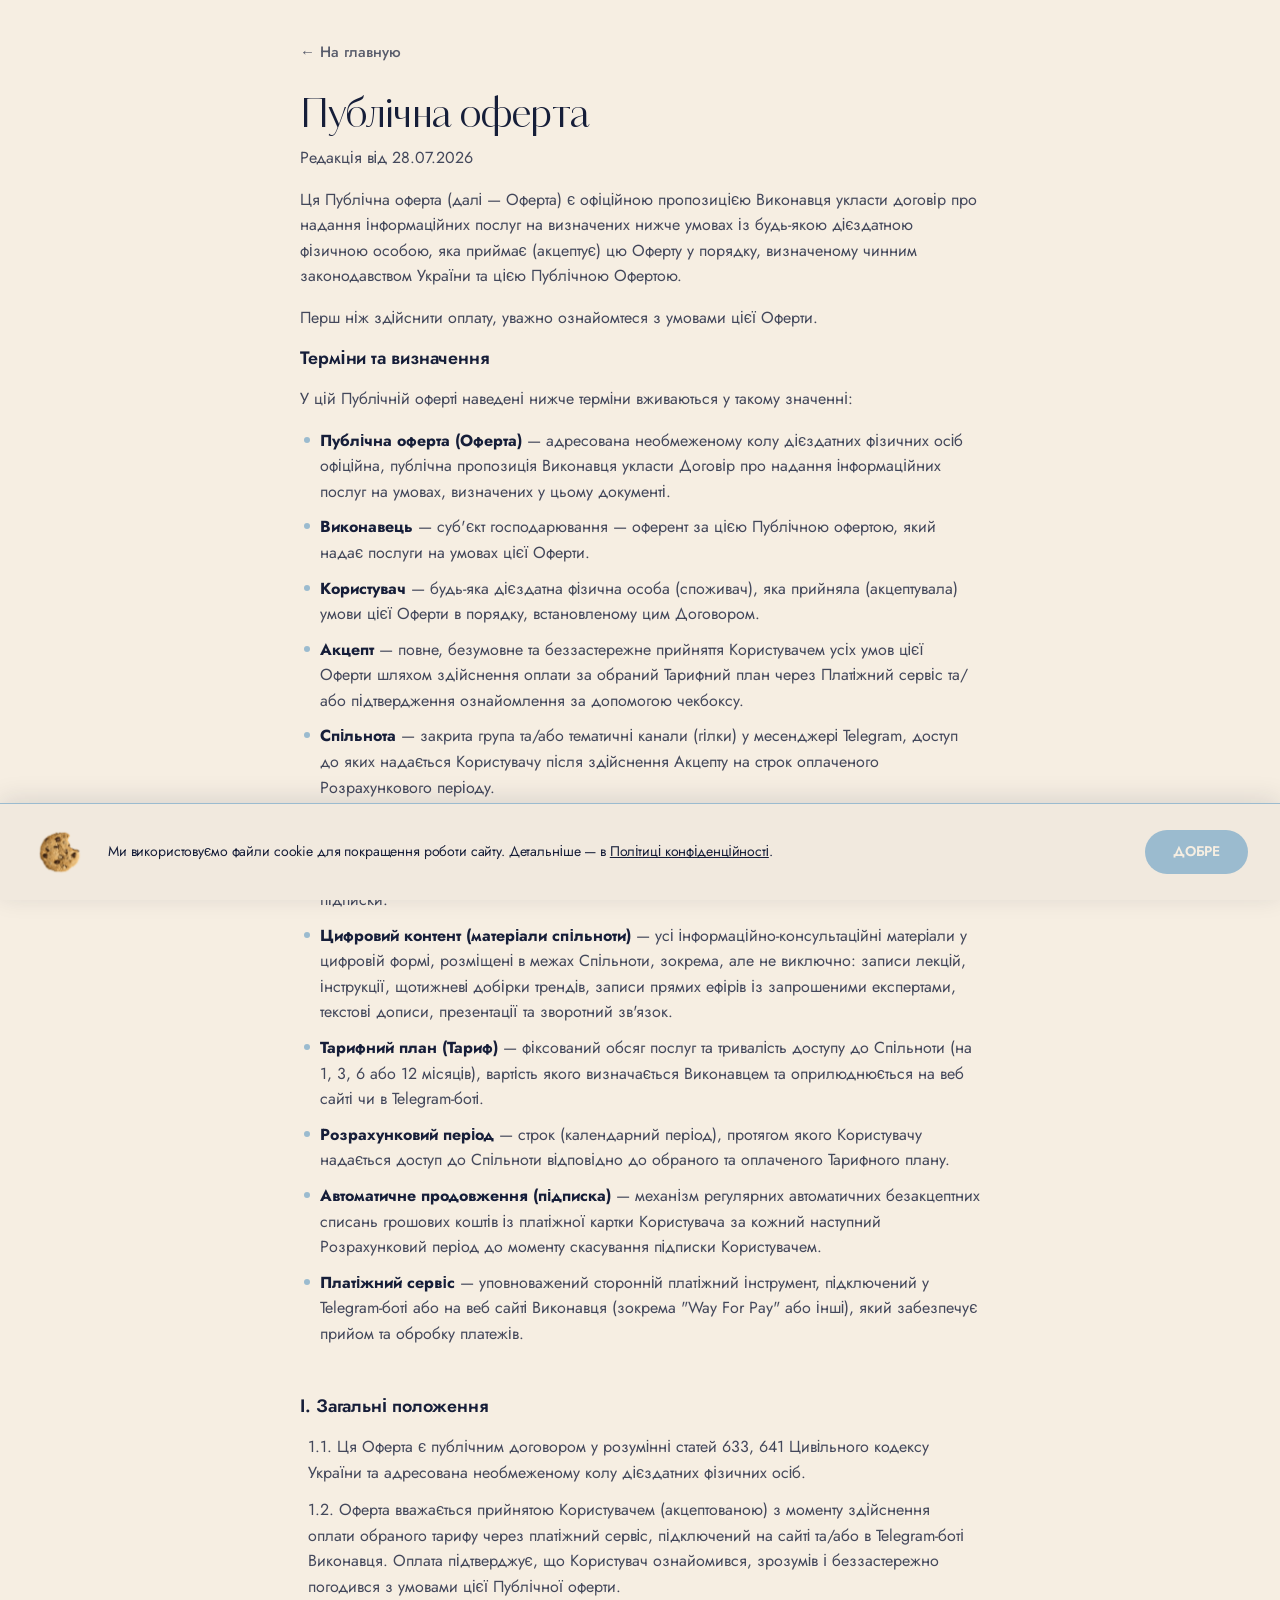
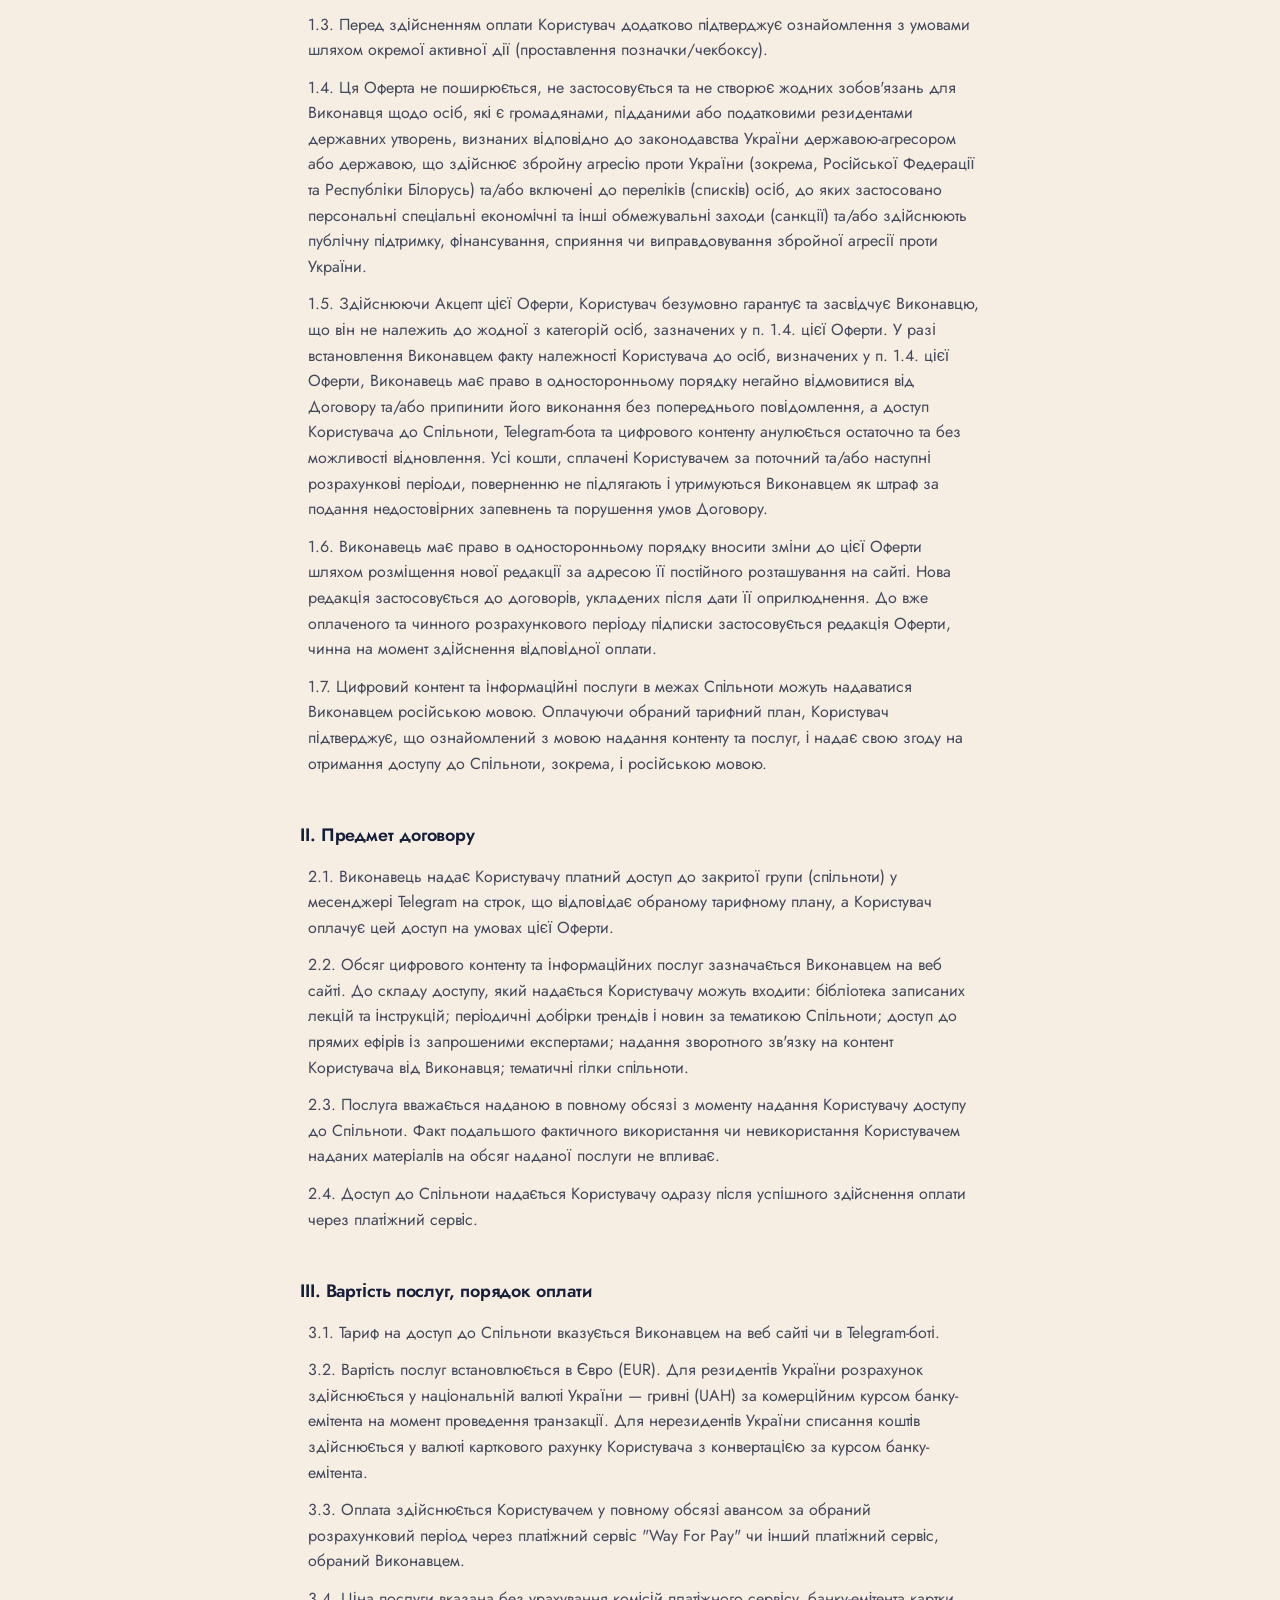
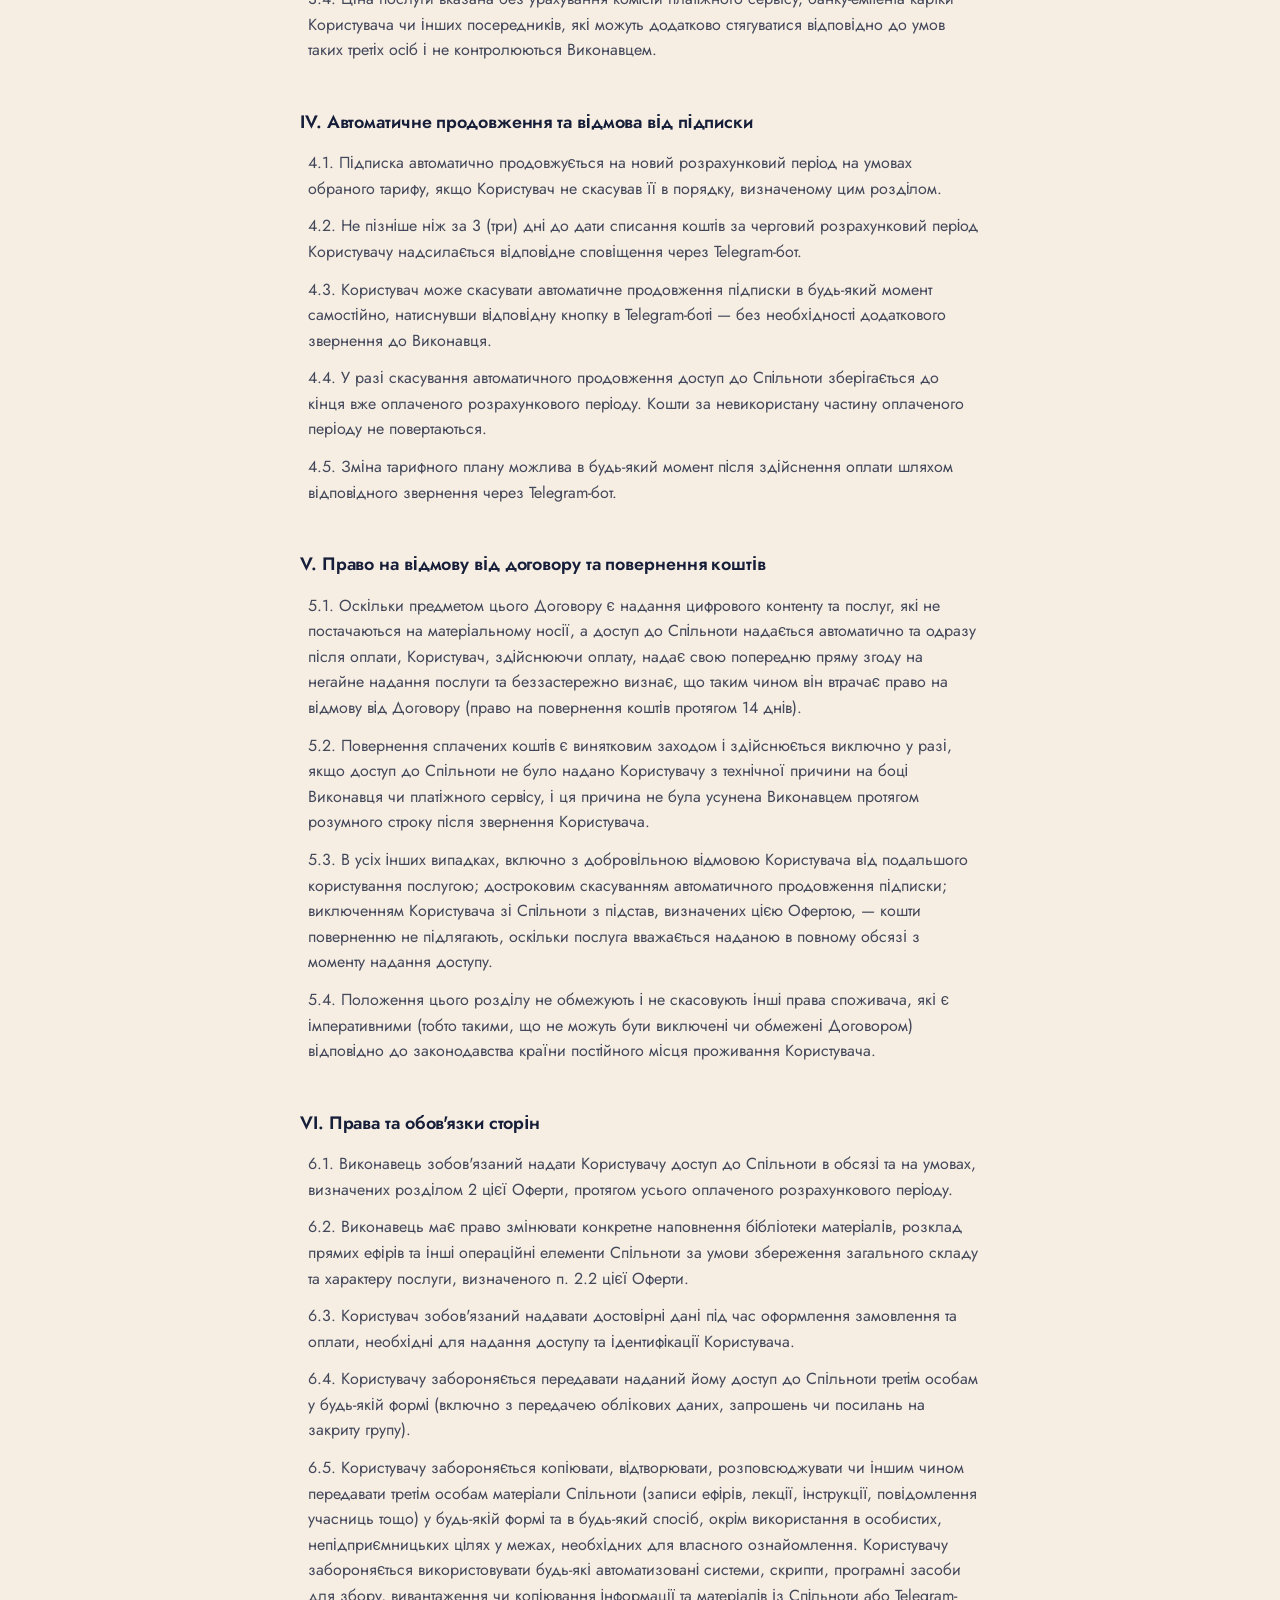
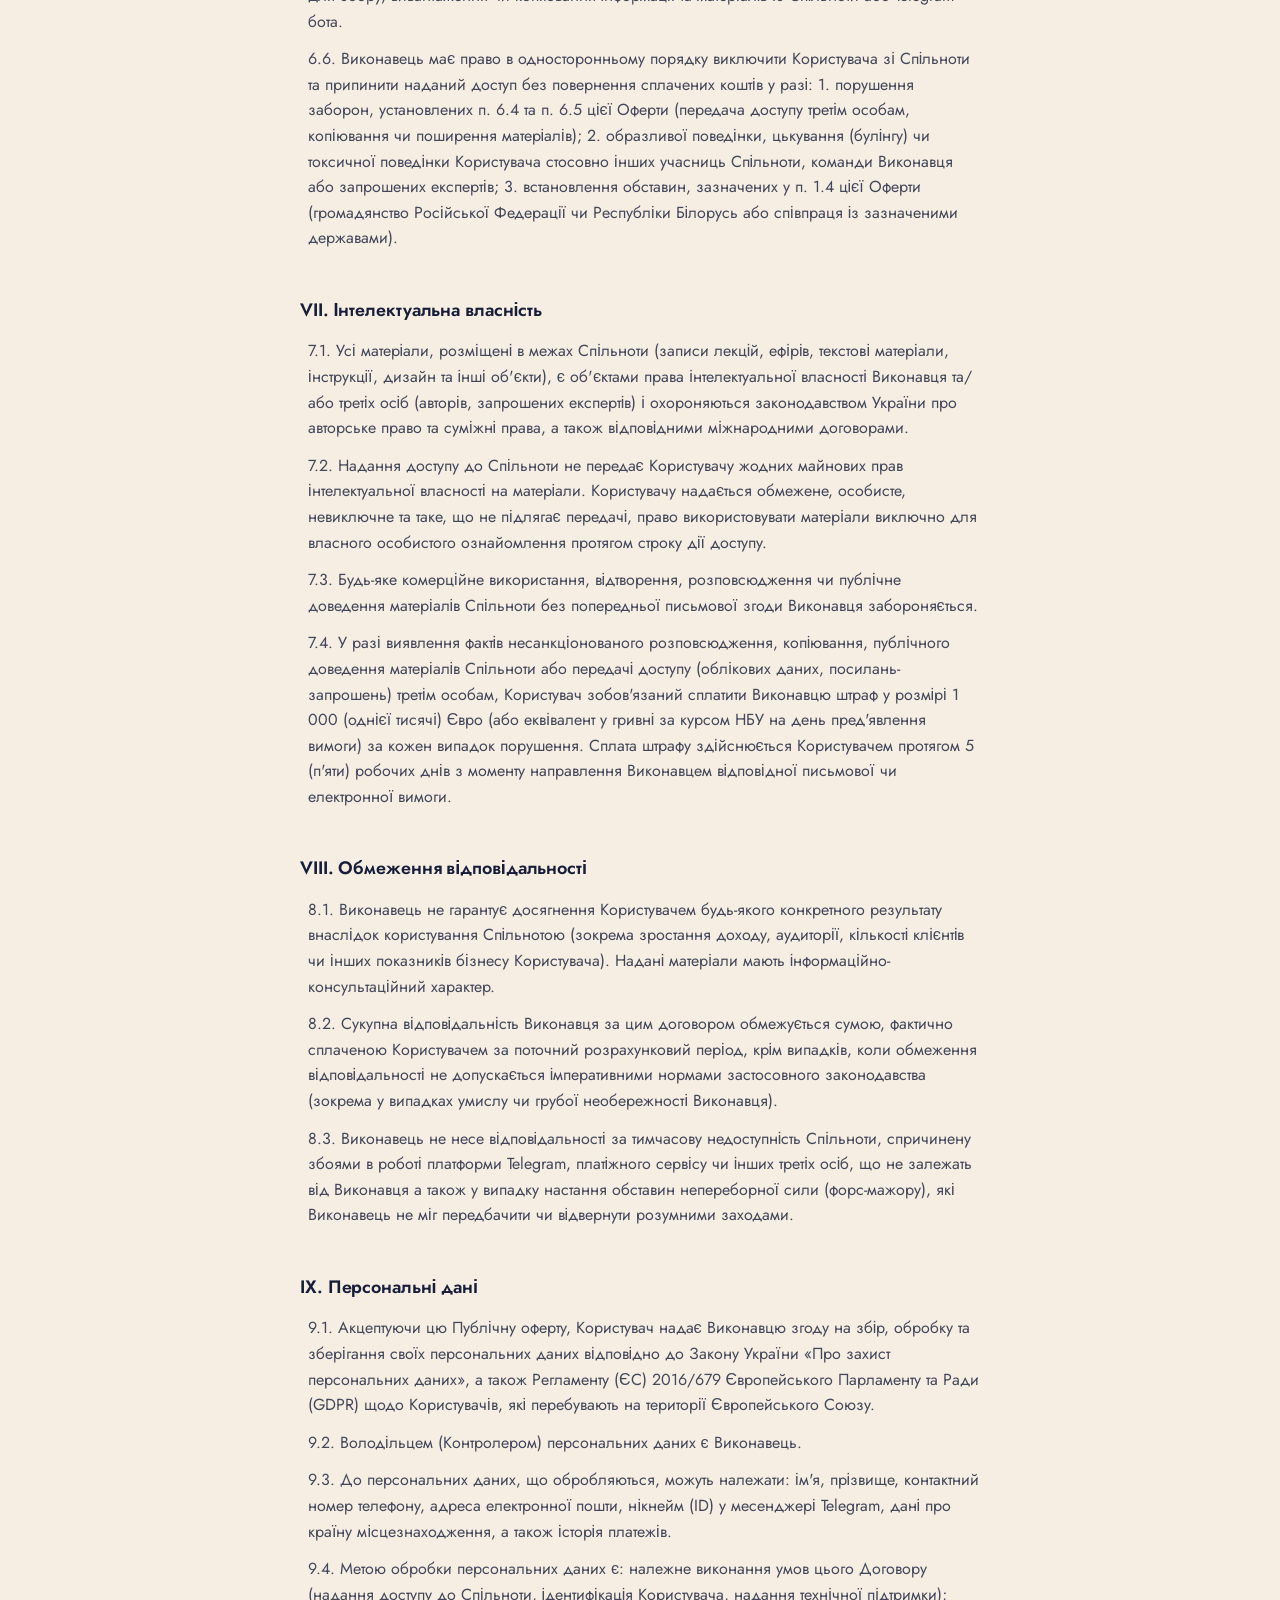
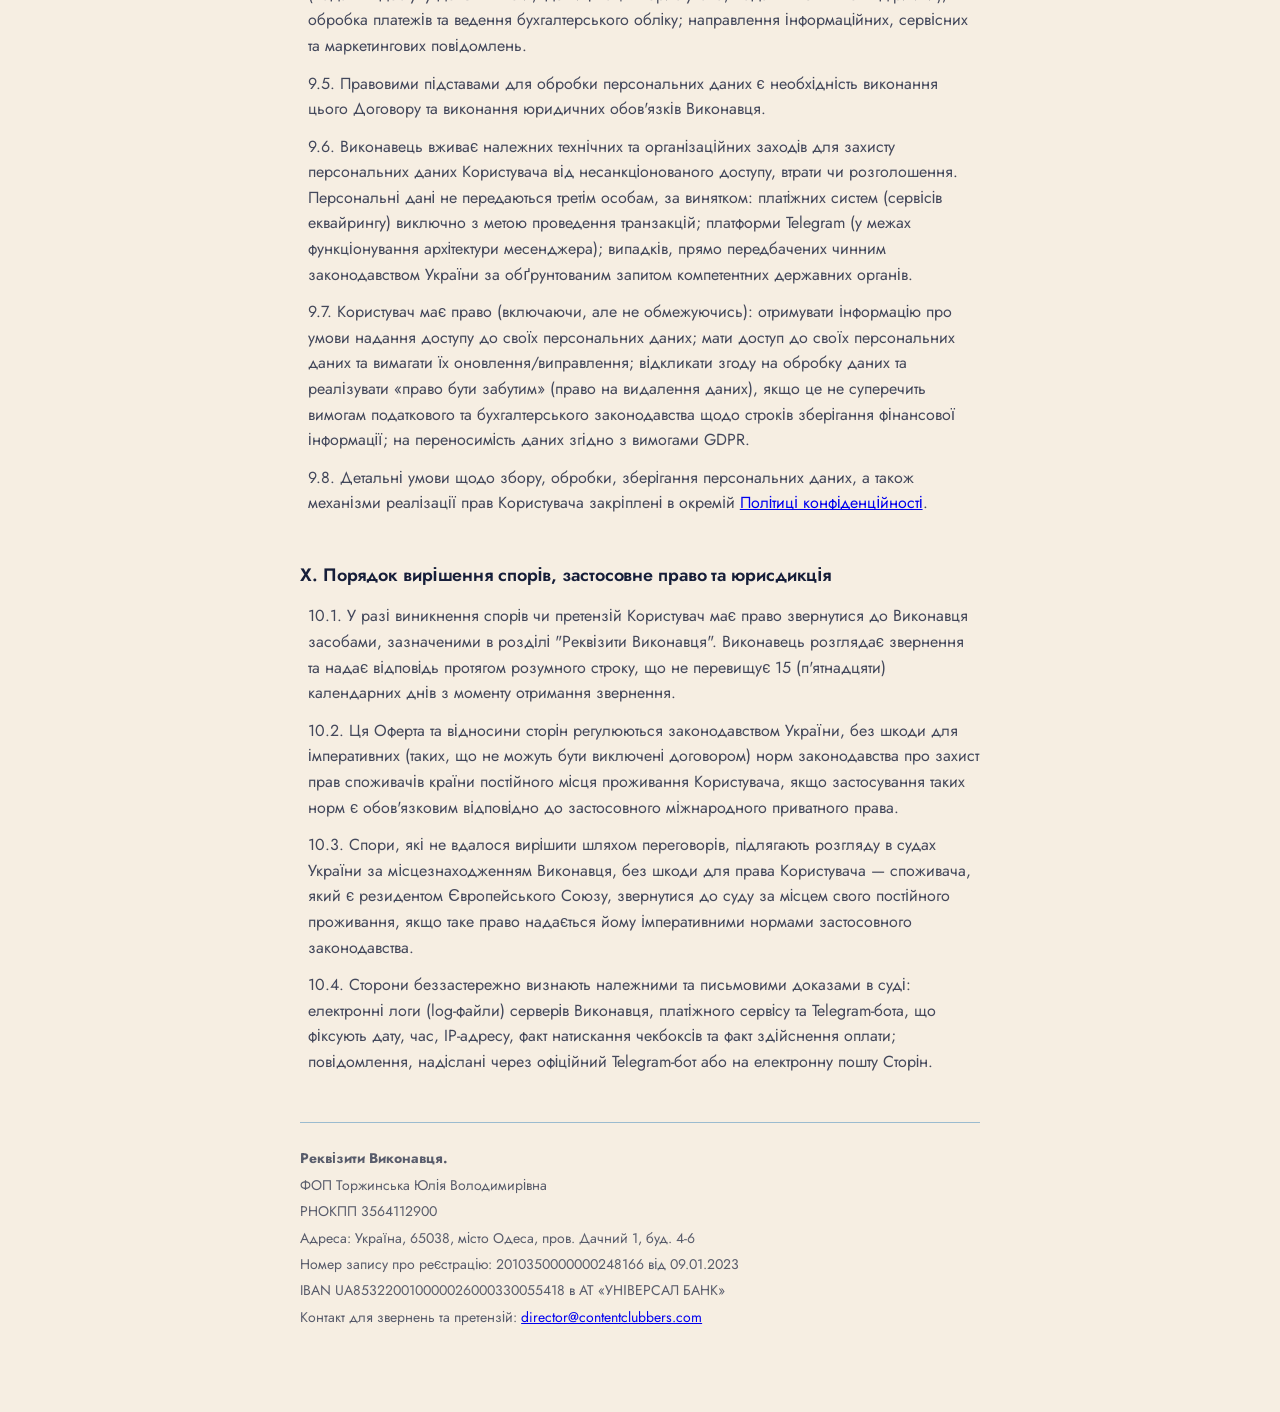
<file: oferta.html>
<!doctype html>
<html lang="uk">
<head>
  <meta charset="UTF-8" />

  <!-- Meta Pixel Code -->
  <script>
  !function(f,b,e,v,n,t,s)
  {if(f.fbq)return;n=f.fbq=function(){n.callMethod?
  n.callMethod.apply(n,arguments):n.queue.push(arguments)};
  if(!f._fbq)f._fbq=n;n.push=n;n.loaded=!0;n.version='2.0';
  n.queue=[];t=b.createElement(e);t.async=!0;
  t.src=v;s=b.getElementsByTagName(e)[0];
  s.parentNode.insertBefore(t,s)}(window, document,'script',
  'https://connect.facebook.net/en_US/fbevents.js');
  fbq('init', '1029980306332056');
  fbq('track', 'PageView');
  </script>
  <noscript><img height="1" width="1" style="display:none"
  src="https://www.facebook.com/tr?id=1029980306332056&ev=PageView&noscript=1"
  /></noscript>
  <!-- End Meta Pixel Code -->

  <!-- Google tag (gtag.js) -->
  <script async src="https://www.googletagmanager.com/gtag/js?id=G-LZFH7NNCCK"></script>
  <script>
    window.dataLayer = window.dataLayer || [];
    function gtag(){dataLayer.push(arguments);}
    gtag('js', new Date());

    gtag('config', 'G-LZFH7NNCCK');
  </script>
  <meta name="viewport" content="width=device-width, initial-scale=1.0" />
  <title>Публічна оферта — Content Club</title>
  <link rel="icon" type="image/png" href="images/favicon.png" />
  <link rel="preconnect" href="https://fonts.googleapis.com" />
  <link rel="preconnect" href="https://fonts.gstatic.com" crossorigin />
  <link href="https://fonts.googleapis.com/css2?family=Jost:wght@400;500;600&display=swap" rel="stylesheet" />
  <link rel="stylesheet" href="KudryashevHeadline-Sans/style.css" />
  <link rel="stylesheet" href="css/variables.css" />
  <link rel="stylesheet" href="css/base.css" />
  <link rel="stylesheet" href="css/components/button.css" />
  <link rel="stylesheet" href="css/components/legal-page.css" />
  <link rel="stylesheet" href="css/components/cookie-banner.css" />
</head>
<body>
  <main class="legal-page">
    <div class="legal-page__inner">
      <a class="legal-page__back" href="index.html">← На главную</a>

      <h1 class="legal-page__title">Публічна оферта</h1>
      <p class="legal-page__updated">Редакція від 28.07.2026</p>

      <p class="legal-page__intro">
        Ця Публічна оферта (далі — Оферта) є офіційною пропозицією Виконавця укласти договір про надання інформаційних послуг на визначених нижче умовах із будь-якою дієздатною фізичною особою, яка приймає (акцептує) цю Оферту у порядку, визначеному чинним законодавством України та цією Публічною Офертою.
      </p>
      <p class="legal-page__intro">Перш ніж здійснити оплату, уважно ознайомтеся з умовами цієї Оферти.</p>

      <h2>Терміни та визначення</h2>
      <p>У цій Публічній оферті наведені нижче терміни вживаються у такому значенні:</p>
      <ul>
        <li><strong>Публічна оферта (Оферта)</strong> — адресована необмеженому колу дієздатних фізичних осіб офіційна, публічна пропозиція Виконавця укласти Договір про надання інформаційних послуг на умовах, визначених у цьому документі.</li>
        <li><strong>Виконавець</strong> — суб'єкт господарювання — оферент за цією Публічною офертою, який надає послуги на умовах цієї Оферти.</li>
        <li><strong>Користувач</strong> — будь-яка дієздатна фізична особа (споживач), яка прийняла (акцептувала) умови цієї Оферти в порядку, встановленому цим Договором.</li>
        <li><strong>Акцепт</strong> — повне, безумовне та беззастережне прийняття Користувачем усіх умов цієї Оферти шляхом здійснення оплати за обраний Тарифний план через Платіжний сервіс та/або підтвердження ознайомлення за допомогою чекбоксу.</li>
        <li><strong>Спільнота</strong> — закрита група та/або тематичні канали (гілки) у месенджері Telegram, доступ до яких надається Користувачу після здійснення Акцепту на строк оплаченого Розрахункового періоду.</li>
        <li><strong>Telegram-бот</strong> — автоматизований програмний інтерфейс у месенджері Telegram, який використовується Виконавцем для адресації Оферти, оформлення замовлень, обробки платежів, надання доступу до Спільноти, а також для адміністрування та скасування підписки.</li>
        <li><strong>Цифровий контент (матеріали спільноти)</strong> — усі інформаційно-консультаційні матеріали у цифровій формі, розміщені в межах Спільноти, зокрема, але не виключно: записи лекцій, інструкції, щотижневі добірки трендів, записи прямих ефірів із запрошеними експертами, текстові дописи, презентації та зворотний зв'язок.</li>
        <li><strong>Тарифний план (Тариф)</strong> — фіксований обсяг послуг та тривалість доступу до Спільноти (на 1, 3, 6 або 12 місяців), вартість якого визначається Виконавцем та оприлюднюється на веб сайті чи в Telegram-боті.</li>
        <li><strong>Розрахунковий період</strong> — строк (календарний період), протягом якого Користувачу надається доступ до Спільноти відповідно до обраного та оплаченого Тарифного плану.</li>
        <li><strong>Автоматичне продовження (підписка)</strong> — механізм регулярних автоматичних безакцептних списань грошових коштів із платіжної картки Користувача за кожний наступний Розрахунковий період до моменту скасування підписки Користувачем.</li>
        <li><strong>Платіжний сервіс</strong> — уповноважений сторонній платіжний інструмент, підключений у Telegram-боті або на веб сайті Виконавця (зокрема "Way For Pay" або інші), який забезпечує прийом та обробку платежів.</li>
      </ul>

      <h2>I. Загальні положення</h2>
      <ol class="legal-page__clauses">
        <li>1.1. Ця Оферта є публічним договором у розумінні статей 633, 641 Цивільного кодексу України та адресована необмеженому колу дієздатних фізичних осіб.</li>
        <li>1.2. Оферта вважається прийнятою Користувачем (акцептованою) з моменту здійснення оплати обраного тарифу через платіжний сервіс, підключений на сайті та/або в Telegram-боті Виконавця. Оплата підтверджує, що Користувач ознайомився, зрозумів і беззастережно погодився з умовами цієї Публічної оферти.</li>
        <li>1.3. Перед здійсненням оплати Користувач додатково підтверджує ознайомлення з умовами шляхом окремої активної дії (проставлення позначки/чекбоксу).</li>
        <li>1.4. Ця Оферта не поширюється, не застосовується та не створює жодних зобов'язань для Виконавця щодо осіб, які є громадянами, підданими або податковими резидентами державних утворень, визнаних відповідно до законодавства України державою-агресором або державою, що здійснює збройну агресію проти України (зокрема, Російської Федерації та Республіки Білорусь) та/або включені до переліків (списків) осіб, до яких застосовано персональні спеціальні економічні та інші обмежувальні заходи (санкції) та/або здійснюють публічну підтримку, фінансування, сприяння чи виправдовування збройної агресії проти України.</li>
        <li>1.5. Здійснюючи Акцепт цієї Оферти, Користувач безумовно гарантує та засвідчує Виконавцю, що він не належить до жодної з категорій осіб, зазначених у п. 1.4. цієї Оферти. У разі встановлення Виконавцем факту належності Користувача до осіб, визначених у п. 1.4. цієї Оферти, Виконавець має право в односторонньому порядку негайно відмовитися від Договору та/або припинити його виконання без попереднього повідомлення, а доступ Користувача до Спільноти, Telegram-бота та цифрового контенту анулюється остаточно та без можливості відновлення. Усі кошти, сплачені Користувачем за поточний та/або наступні розрахункові періоди, поверненню не підлягають і утримуються Виконавцем як штраф за подання недостовірних запевнень та порушення умов Договору.</li>
        <li>1.6. Виконавець має право в односторонньому порядку вносити зміни до цієї Оферти шляхом розміщення нової редакції за адресою її постійного розташування на сайті. Нова редакція застосовується до договорів, укладених після дати її оприлюднення. До вже оплаченого та чинного розрахункового періоду підписки застосовується редакція Оферти, чинна на момент здійснення відповідної оплати.</li>
        <li>1.7. Цифровий контент та інформаційні послуги в межах Спільноти можуть надаватися Виконавцем російською мовою. Оплачуючи обраний тарифний план, Користувач підтверджує, що ознайомлений з мовою надання контенту та послуг, і надає свою згоду на отримання доступу до Спільноти, зокрема, і російською мовою.</li>
      </ol>

      <h2>II. Предмет договору</h2>
      <ol class="legal-page__clauses">
        <li>2.1. Виконавець надає Користувачу платний доступ до закритої групи (спільноти) у месенджері Telegram на строк, що відповідає обраному тарифному плану, а Користувач оплачує цей доступ на умовах цієї Оферти.</li>
        <li>2.2. Обсяг цифрового контенту та інформаційних послуг зазначається Виконавцем на веб сайті. До складу доступу, який надається Користувачу можуть входити: бібліотека записаних лекцій та інструкцій; періодичні добірки трендів і новин за тематикою Спільноти; доступ до прямих ефірів із запрошеними експертами; надання зворотного зв'язку на контент Користувача від Виконавця; тематичні гілки спільноти.</li>
        <li>2.3. Послуга вважається наданою в повному обсязі з моменту надання Користувачу доступу до Спільноти. Факт подальшого фактичного використання чи невикористання Користувачем наданих матеріалів на обсяг наданої послуги не впливає.</li>
        <li>2.4. Доступ до Спільноти надається Користувачу одразу після успішного здійснення оплати через платіжний сервіс.</li>
      </ol>

      <h2>III. Вартість послуг, порядок оплати</h2>
      <ol class="legal-page__clauses">
        <li>3.1. Тариф на доступ до Спільноти вказується Виконавцем на веб сайті чи в Telegram-боті.</li>
        <li>3.2. Вартість послуг встановлюється в Євро (EUR). Для резидентів України розрахунок здійснюється у національній валюті України — гривні (UAH) за комерційним курсом банку-емітента на момент проведення транзакції. Для нерезидентів України списання коштів здійснюється у валюті карткового рахунку Користувача з конвертацією за курсом банку-емітента.</li>
        <li>3.3. Оплата здійснюється Користувачем у повному обсязі авансом за обраний розрахунковий період через платіжний сервіс "Way For Pay" чи інший платіжний сервіс, обраний Виконавцем.</li>
        <li>3.4. Ціна послуги вказана без урахування комісій платіжного сервісу, банку-емітента картки Користувача чи інших посередників, які можуть додатково стягуватися відповідно до умов таких третіх осіб і не контролюються Виконавцем.</li>
      </ol>

      <h2>IV. Автоматичне продовження та відмова від підписки</h2>
      <ol class="legal-page__clauses">
        <li>4.1. Підписка автоматично продовжується на новий розрахунковий період на умовах обраного тарифу, якщо Користувач не скасував її в порядку, визначеному цим розділом.</li>
        <li>4.2. Не пізніше ніж за 3 (три) дні до дати списання коштів за черговий розрахунковий період Користувачу надсилається відповідне сповіщення через Telegram-бот.</li>
        <li>4.3. Користувач може скасувати автоматичне продовження підписки в будь-який момент самостійно, натиснувши відповідну кнопку в Telegram-боті — без необхідності додаткового звернення до Виконавця.</li>
        <li>4.4. У разі скасування автоматичного продовження доступ до Спільноти зберігається до кінця вже оплаченого розрахункового періоду. Кошти за невикористану частину оплаченого періоду не повертаються.</li>
        <li>4.5. Зміна тарифного плану можлива в будь-який момент після здійснення оплати шляхом відповідного звернення через Telegram-бот.</li>
      </ol>

      <h2>V. Право на відмову від договору та повернення коштів</h2>
      <ol class="legal-page__clauses">
        <li>5.1. Оскільки предметом цього Договору є надання цифрового контенту та послуг, які не постачаються на матеріальному носії, а доступ до Спільноти надається автоматично та одразу після оплати, Користувач, здійснюючи оплату, надає свою попередню пряму згоду на негайне надання послуги та беззастережно визнає, що таким чином він втрачає право на відмову від Договору (право на повернення коштів протягом 14 днів).</li>
        <li>5.2. Повернення сплачених коштів є винятковим заходом і здійснюється виключно у разі, якщо доступ до Спільноти не було надано Користувачу з технічної причини на боці Виконавця чи платіжного сервісу, і ця причина не була усунена Виконавцем протягом розумного строку після звернення Користувача.</li>
        <li>5.3. В усіх інших випадках, включно з добровільною відмовою Користувача від подальшого користування послугою; достроковим скасуванням автоматичного продовження підписки; виключенням Користувача зі Спільноти з підстав, визначених цією Офертою, — кошти поверненню не підлягають, оскільки послуга вважається наданою в повному обсязі з моменту надання доступу.</li>
        <li>5.4. Положення цього розділу не обмежують і не скасовують інші права споживача, які є імперативними (тобто такими, що не можуть бути виключені чи обмежені Договором) відповідно до законодавства країни постійного місця проживання Користувача.</li>
      </ol>

      <h2>VI. Права та обов'язки сторін</h2>
      <ol class="legal-page__clauses">
        <li>6.1. Виконавець зобов'язаний надати Користувачу доступ до Спільноти в обсязі та на умовах, визначених розділом 2 цієї Оферти, протягом усього оплаченого розрахункового періоду.</li>
        <li>6.2. Виконавець має право змінювати конкретне наповнення бібліотеки матеріалів, розклад прямих ефірів та інші операційні елементи Спільноти за умови збереження загального складу та характеру послуги, визначеного п. 2.2 цієї Оферти.</li>
        <li>6.3. Користувач зобов'язаний надавати достовірні дані під час оформлення замовлення та оплати, необхідні для надання доступу та ідентифікації Користувача.</li>
        <li>6.4. Користувачу забороняється передавати наданий йому доступ до Спільноти третім особам у будь-якій формі (включно з передачею облікових даних, запрошень чи посилань на закриту групу).</li>
        <li>6.5. Користувачу забороняється копіювати, відтворювати, розповсюджувати чи іншим чином передавати третім особам матеріали Спільноти (записи ефірів, лекції, інструкції, повідомлення учасниць тощо) у будь-якій формі та в будь-який спосіб, окрім використання в особистих, непідприємницьких цілях у межах, необхідних для власного ознайомлення. Користувачу забороняється використовувати будь-які автоматизовані системи, скрипти, програмні засоби для збору, вивантаження чи копіювання інформації та матеріалів із Спільноти або Telegram-бота.</li>
        <li>6.6. Виконавець має право в односторонньому порядку виключити Користувача зі Спільноти та припинити наданий доступ без повернення сплачених коштів у разі: 1. порушення заборон, установлених п. 6.4 та п. 6.5 цієї Оферти (передача доступу третім особам, копіювання чи поширення матеріалів); 2. образливої поведінки, цькування (булінгу) чи токсичної поведінки Користувача стосовно інших учасниць Спільноти, команди Виконавця або запрошених експертів; 3. встановлення обставин, зазначених у п. 1.4 цієї Оферти (громадянство Російської Федерації чи Республіки Білорусь або співпраця із зазначеними державами).</li>
      </ol>

      <h2>VII. Інтелектуальна власність</h2>
      <ol class="legal-page__clauses">
        <li>7.1. Усі матеріали, розміщені в межах Спільноти (записи лекцій, ефірів, текстові матеріали, інструкції, дизайн та інші об'єкти), є об'єктами права інтелектуальної власності Виконавця та/або третіх осіб (авторів, запрошених експертів) і охороняються законодавством України про авторське право та суміжні права, а також відповідними міжнародними договорами.</li>
        <li>7.2. Надання доступу до Спільноти не передає Користувачу жодних майнових прав інтелектуальної власності на матеріали. Користувачу надається обмежене, особисте, невиключне та таке, що не підлягає передачі, право використовувати матеріали виключно для власного особистого ознайомлення протягом строку дії доступу.</li>
        <li>7.3. Будь-яке комерційне використання, відтворення, розповсюдження чи публічне доведення матеріалів Спільноти без попередньої письмової згоди Виконавця забороняється.</li>
        <li>7.4. У разі виявлення фактів несанкціонованого розповсюдження, копіювання, публічного доведення матеріалів Спільноти або передачі доступу (облікових даних, посилань-запрошень) третім особам, Користувач зобов'язаний сплатити Виконавцю штраф у розмірі 1 000 (однієї тисячі) Євро (або еквівалент у гривні за курсом НБУ на день пред'явлення вимоги) за кожен випадок порушення. Сплата штрафу здійснюється Користувачем протягом 5 (п'яти) робочих днів з моменту направлення Виконавцем відповідної письмової чи електронної вимоги.</li>
      </ol>

      <h2>VIII. Обмеження відповідальності</h2>
      <ol class="legal-page__clauses">
        <li>8.1. Виконавець не гарантує досягнення Користувачем будь-якого конкретного результату внаслідок користування Спільнотою (зокрема зростання доходу, аудиторії, кількості клієнтів чи інших показників бізнесу Користувача). Надані матеріали мають інформаційно-консультаційний характер.</li>
        <li>8.2. Сукупна відповідальність Виконавця за цим договором обмежується сумою, фактично сплаченою Користувачем за поточний розрахунковий період, крім випадків, коли обмеження відповідальності не допускається імперативними нормами застосовного законодавства (зокрема у випадках умислу чи грубої необережності Виконавця).</li>
        <li>8.3. Виконавець не несе відповідальності за тимчасову недоступність Спільноти, спричинену збоями в роботі платформи Telegram, платіжного сервісу чи інших третіх осіб, що не залежать від Виконавця а також у випадку настання обставин непереборної сили (форс-мажору), які Виконавець не міг передбачити чи відвернути розумними заходами.</li>
      </ol>

      <h2>IX. Персональні дані</h2>
      <ol class="legal-page__clauses">
        <li>9.1. Акцептуючи цю Публічну оферту, Користувач надає Виконавцю згоду на збір, обробку та зберігання своїх персональних даних відповідно до Закону України «Про захист персональних даних», а також Регламенту (ЄС) 2016/679 Європейського Парламенту та Ради (GDPR) щодо Користувачів, які перебувають на території Європейського Союзу.</li>
        <li>9.2. Володільцем (Контролером) персональних даних є Виконавець.</li>
        <li>9.3. До персональних даних, що обробляються, можуть належати: ім'я, прізвище, контактний номер телефону, адреса електронної пошти, нікнейм (ID) у месенджері Telegram, дані про країну місцезнаходження, а також історія платежів.</li>
        <li>9.4. Метою обробки персональних даних є: належне виконання умов цього Договору (надання доступу до Спільноти, ідентифікація Користувача, надання технічної підтримки); обробка платежів та ведення бухгалтерського обліку; направлення інформаційних, сервісних та маркетингових повідомлень.</li>
        <li>9.5. Правовими підставами для обробки персональних даних є необхідність виконання цього Договору та виконання юридичних обов'язків Виконавця.</li>
        <li>9.6. Виконавець вживає належних технічних та організаційних заходів для захисту персональних даних Користувача від несанкціонованого доступу, втрати чи розголошення. Персональні дані не передаються третім особам, за винятком: платіжних систем (сервісів еквайрингу) виключно з метою проведення транзакцій; платформи Telegram (у межах функціонування архітектури месенджера); випадків, прямо передбачених чинним законодавством України за обґрунтованим запитом компетентних державних органів.</li>
        <li>9.7. Користувач має право (включаючи, але не обмежуючись): отримувати інформацію про умови надання доступу до своїх персональних даних; мати доступ до своїх персональних даних та вимагати їх оновлення/виправлення; відкликати згоду на обробку даних та реалізувати «право бути забутим» (право на видалення даних), якщо це не суперечить вимогам податкового та бухгалтерського законодавства щодо строків зберігання фінансової інформації; на переносимість даних згідно з вимогами GDPR.</li>
        <li>9.8. Детальні умови щодо збору, обробки, зберігання персональних даних, а також механізми реалізації прав Користувача закріплені в окремій <a href="privacy.html">Політиці конфіденційності</a>.</li>
      </ol>

      <h2>X. Порядок вирішення спорів, застосовне право та юрисдикція</h2>
      <ol class="legal-page__clauses">
        <li>10.1. У разі виникнення спорів чи претензій Користувач має право звернутися до Виконавця засобами, зазначеними в розділі "Реквізити Виконавця". Виконавець розглядає звернення та надає відповідь протягом розумного строку, що не перевищує 15 (п'ятнадцяти) календарних днів з моменту отримання звернення.</li>
        <li>10.2. Ця Оферта та відносини сторін регулюються законодавством України, без шкоди для імперативних (таких, що не можуть бути виключені договором) норм законодавства про захист прав споживачів країни постійного місця проживання Користувача, якщо застосування таких норм є обов'язковим відповідно до застосовного міжнародного приватного права.</li>
        <li>10.3. Спори, які не вдалося вирішити шляхом переговорів, підлягають розгляду в судах України за місцезнаходженням Виконавця, без шкоди для права Користувача — споживача, який є резидентом Європейського Союзу, звернутися до суду за місцем свого постійного проживання, якщо таке право надається йому імперативними нормами застосовного законодавства.</li>
        <li>10.4. Сторони беззастережно визнають належними та письмовими доказами в суді: електронні логи (log-файли) серверів Виконавця, платіжного сервісу та Telegram-бота, що фіксують дату, час, IP-адресу, факт натискання чекбоксів та факт здійснення оплати; повідомлення, надіслані через офіційний Telegram-бот або на електронну пошту Сторін.</li>
      </ol>

      <div class="legal-page__requisites">
        <p><strong>Реквізити Виконавця.</strong></p>
        <p>ФОП Торжинська Юлія Володимирівна</p>
        <p>РНОКПП 3564112900</p>
        <p>Адреса: Україна, 65038, місто Одеса, пров. Дачний 1, буд. 4-6</p>
        <p>Номер запису про реєстрацію: 2010350000000248166 від 09.01.2023</p>
        <p>IBAN UA853220010000026000330055418 в АТ «УНІВЕРСАЛ БАНК»</p>
        <p class="legal-page__contact">Контакт для звернень та претензій: <a href="mailto:director@contentclubbers.com">director@contentclubbers.com</a></p>
      </div>
    </div>
  </main>
  <div class="cookie-banner" data-cookie-banner hidden>
    <img class="cookie-banner__icon" src="images/8c315204974a834520faab19f4fdd0ed (фон удален).webp" alt="" aria-hidden="true" />
    <p class="cookie-banner__text">Ми використовуємо файли cookie для покращення роботи сайту. Детальніше — в <a href="privacy.html">Політиці конфіденційності</a>.</p>
    <button class="btn-cta cookie-banner__accept" type="button" data-cookie-accept>Добре</button>
  </div>

  <script src="js/cookie-banner.js"></script>
</body>
</html>
</file>
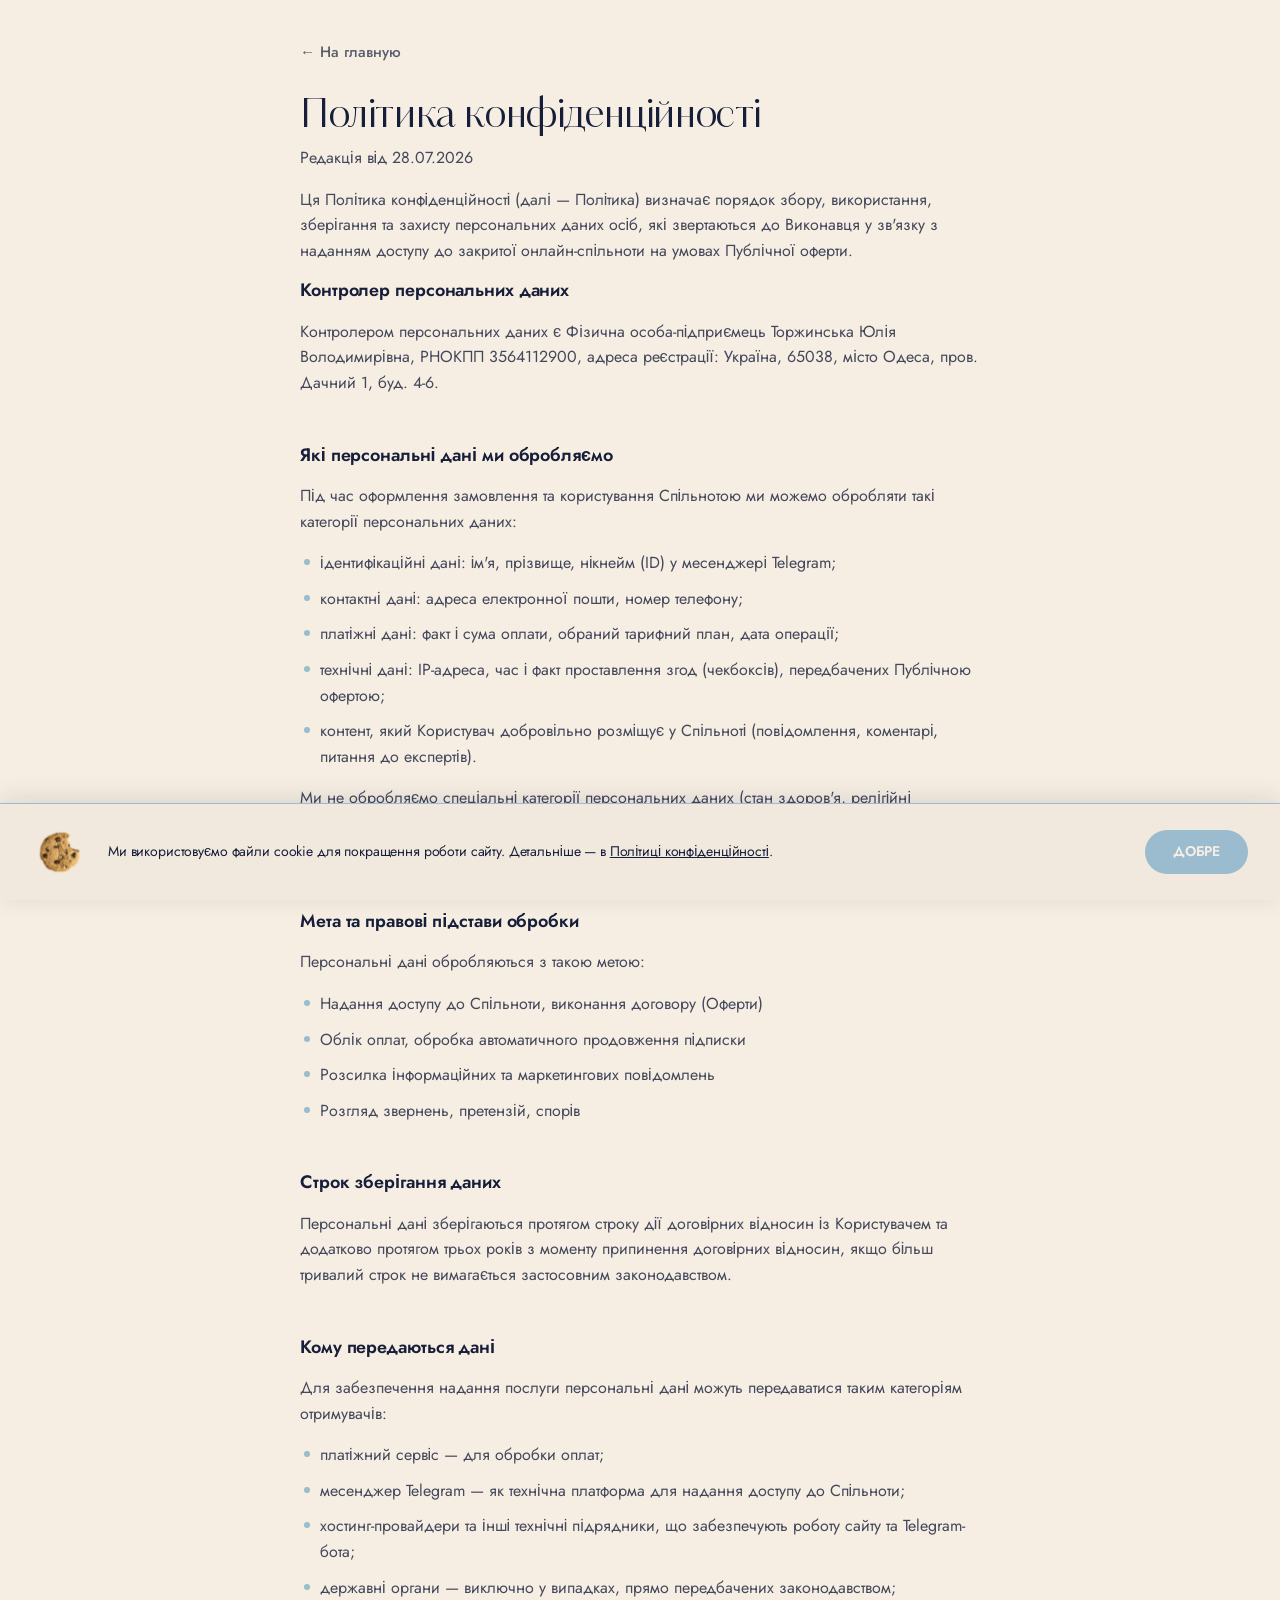
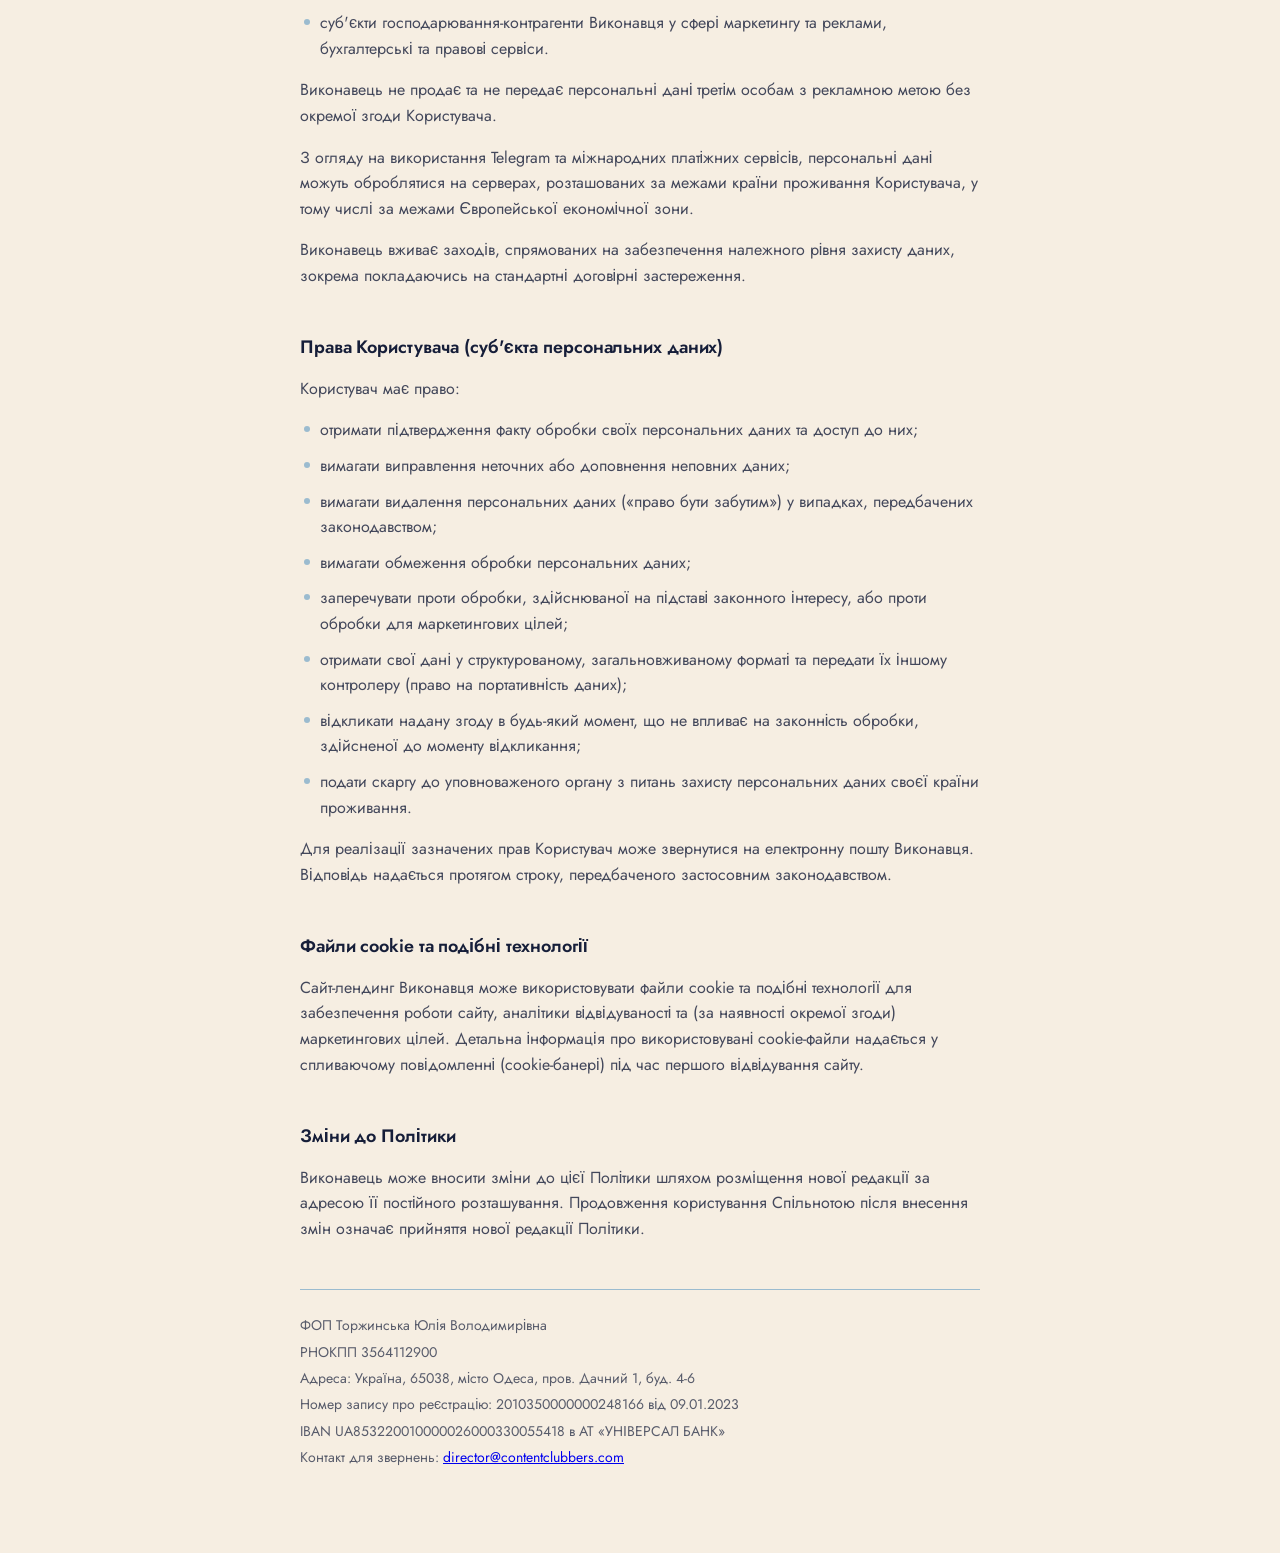
<file: privacy.html>
<!doctype html>
<html lang="uk">
<head>
  <meta charset="UTF-8" />

  <!-- Meta Pixel Code -->
  <script>
  !function(f,b,e,v,n,t,s)
  {if(f.fbq)return;n=f.fbq=function(){n.callMethod?
  n.callMethod.apply(n,arguments):n.queue.push(arguments)};
  if(!f._fbq)f._fbq=n;n.push=n;n.loaded=!0;n.version='2.0';
  n.queue=[];t=b.createElement(e);t.async=!0;
  t.src=v;s=b.getElementsByTagName(e)[0];
  s.parentNode.insertBefore(t,s)}(window, document,'script',
  'https://connect.facebook.net/en_US/fbevents.js');
  fbq('init', '1029980306332056');
  fbq('track', 'PageView');
  </script>
  <noscript><img height="1" width="1" style="display:none"
  src="https://www.facebook.com/tr?id=1029980306332056&ev=PageView&noscript=1"
  /></noscript>
  <!-- End Meta Pixel Code -->

  <!-- Google tag (gtag.js) -->
  <script async src="https://www.googletagmanager.com/gtag/js?id=G-LZFH7NNCCK"></script>
  <script>
    window.dataLayer = window.dataLayer || [];
    function gtag(){dataLayer.push(arguments);}
    gtag('js', new Date());

    gtag('config', 'G-LZFH7NNCCK');
  </script>
  <meta name="viewport" content="width=device-width, initial-scale=1.0" />
  <title>Політика конфіденційності — Content Club</title>
  <link rel="icon" type="image/png" href="images/favicon.png" />
  <link rel="preconnect" href="https://fonts.googleapis.com" />
  <link rel="preconnect" href="https://fonts.gstatic.com" crossorigin />
  <link href="https://fonts.googleapis.com/css2?family=Jost:wght@400;500;600&display=swap" rel="stylesheet" />
  <link rel="stylesheet" href="KudryashevHeadline-Sans/style.css" />
  <link rel="stylesheet" href="css/variables.css" />
  <link rel="stylesheet" href="css/base.css" />
  <link rel="stylesheet" href="css/components/button.css" />
  <link rel="stylesheet" href="css/components/legal-page.css" />
  <link rel="stylesheet" href="css/components/cookie-banner.css" />
</head>
<body>
  <main class="legal-page">
    <div class="legal-page__inner">
      <a class="legal-page__back" href="index.html">← На главную</a>

      <h1 class="legal-page__title">Політика конфіденційності</h1>
      <p class="legal-page__updated">Редакція від 28.07.2026</p>

      <p class="legal-page__intro">
        Ця Політика конфіденційності (далі — Політика) визначає порядок збору, використання, зберігання та захисту персональних даних осіб, які звертаються до Виконавця у зв'язку з наданням доступу до закритої онлайн-спільноти на умовах Публічної оферти.
      </p>

      <h2>Контролер персональних даних</h2>
      <p>Контролером персональних даних є Фізична особа-підприємець Торжинська Юлія Володимирівна, РНОКПП 3564112900, адреса реєстрації: Україна, 65038, місто Одеса, пров. Дачний 1, буд. 4-6.</p>

      <h2>Які персональні дані ми обробляємо</h2>
      <p>Під час оформлення замовлення та користування Спільнотою ми можемо обробляти такі категорії персональних даних:</p>
      <ul>
        <li>ідентифікаційні дані: ім'я, прізвище, нікнейм (ID) у месенджері Telegram;</li>
        <li>контактні дані: адреса електронної пошти, номер телефону;</li>
        <li>платіжні дані: факт і сума оплати, обраний тарифний план, дата операції;</li>
        <li>технічні дані: IP-адреса, час і факт проставлення згод (чекбоксів), передбачених Публічною офертою;</li>
        <li>контент, який Користувач добровільно розміщує у Спільноті (повідомлення, коментарі, питання до експертів).</li>
      </ul>
      <p>Ми не обробляємо спеціальні категорії персональних даних (стан здоров'я, релігійні переконання тощо), якщо Користувач не розкриває їх самостійно й добровільно в межах спілкування у Спільноті.</p>

      <h2>Мета та правові підстави обробки</h2>
      <p>Персональні дані обробляються з такою метою:</p>
      <ul>
        <li>Надання доступу до Спільноти, виконання договору (Оферти)</li>
        <li>Облік оплат, обробка автоматичного продовження підписки</li>
        <li>Розсилка інформаційних та маркетингових повідомлень</li>
        <li>Розгляд звернень, претензій, спорів</li>
      </ul>

      <h2>Строк зберігання даних</h2>
      <p>Персональні дані зберігаються протягом строку дії договірних відносин із Користувачем та додатково протягом трьох років з моменту припинення договірних відносин, якщо більш тривалий строк не вимагається застосовним законодавством.</p>

      <h2>Кому передаються дані</h2>
      <p>Для забезпечення надання послуги персональні дані можуть передаватися таким категоріям отримувачів:</p>
      <ul>
        <li>платіжний сервіс — для обробки оплат;</li>
        <li>месенджер Telegram — як технічна платформа для надання доступу до Спільноти;</li>
        <li>хостинг-провайдери та інші технічні підрядники, що забезпечують роботу сайту та Telegram-бота;</li>
        <li>державні органи — виключно у випадках, прямо передбачених законодавством;</li>
        <li>суб'єкти господарювання-контрагенти Виконавця у сфері маркетингу та реклами, бухгалтерські та правові сервіси.</li>
      </ul>
      <p>Виконавець не продає та не передає персональні дані третім особам з рекламною метою без окремої згоди Користувача.</p>
      <p>З огляду на використання Telegram та міжнародних платіжних сервісів, персональні дані можуть оброблятися на серверах, розташованих за межами країни проживання Користувача, у тому числі за межами Європейської економічної зони.</p>
      <p>Виконавець вживає заходів, спрямованих на забезпечення належного рівня захисту даних, зокрема покладаючись на стандартні договірні застереження.</p>

      <h2>Права Користувача (суб'єкта персональних даних)</h2>
      <p>Користувач має право:</p>
      <ul>
        <li>отримати підтвердження факту обробки своїх персональних даних та доступ до них;</li>
        <li>вимагати виправлення неточних або доповнення неповних даних;</li>
        <li>вимагати видалення персональних даних («право бути забутим») у випадках, передбачених законодавством;</li>
        <li>вимагати обмеження обробки персональних даних;</li>
        <li>заперечувати проти обробки, здійснюваної на підставі законного інтересу, або проти обробки для маркетингових цілей;</li>
        <li>отримати свої дані у структурованому, загальновживаному форматі та передати їх іншому контролеру (право на портативність даних);</li>
        <li>відкликати надану згоду в будь-який момент, що не впливає на законність обробки, здійсненої до моменту відкликання;</li>
        <li>подати скаргу до уповноваженого органу з питань захисту персональних даних своєї країни проживання.</li>
      </ul>
      <p>Для реалізації зазначених прав Користувач може звернутися на електронну пошту Виконавця. Відповідь надається протягом строку, передбаченого застосовним законодавством.</p>

      <h2>Файли cookie та подібні технології</h2>
      <p>Сайт-лендинг Виконавця може використовувати файли cookie та подібні технології для забезпечення роботи сайту, аналітики відвідуваності та (за наявності окремої згоди) маркетингових цілей. Детальна інформація про використовувані cookie-файли надається у спливаючому повідомленні (cookie-банері) під час першого відвідування сайту.</p>

      <h2>Зміни до Політики</h2>
      <p>Виконавець може вносити зміни до цієї Політики шляхом розміщення нової редакції за адресою її постійного розташування. Продовження користування Спільнотою після внесення змін означає прийняття нової редакції Політики.</p>

      <div class="legal-page__requisites">
        <p>ФОП Торжинська Юлія Володимирівна</p>
        <p>РНОКПП 3564112900</p>
        <p>Адреса: Україна, 65038, місто Одеса, пров. Дачний 1, буд. 4-6</p>
        <p>Номер запису про реєстрацію: 2010350000000248166 від 09.01.2023</p>
        <p>IBAN UA853220010000026000330055418 в АТ «УНІВЕРСАЛ БАНК»</p>
        <p class="legal-page__contact">Контакт для звернень: <a href="mailto:director@contentclubbers.com">director@contentclubbers.com</a></p>
      </div>
    </div>
  </main>
  <div class="cookie-banner" data-cookie-banner hidden>
    <img class="cookie-banner__icon" src="images/8c315204974a834520faab19f4fdd0ed (фон удален).webp" alt="" aria-hidden="true" />
    <p class="cookie-banner__text">Ми використовуємо файли cookie для покращення роботи сайту. Детальніше — в <a href="privacy.html">Політиці конфіденційності</a>.</p>
    <button class="btn-cta cookie-banner__accept" type="button" data-cookie-accept>Добре</button>
  </div>

  <script src="js/cookie-banner.js"></script>
</body>
</html>
</file>
<file: KudryashevHeadline-Sans/style.css>
@font-face {
    font-family: 'Kudryashev Display';
    src: local('Kudryashev Display Headline Sans'), local('Kudryashev-Display-Headline-Sans'),
        url('KudryashevHeadline-Sans.woff2') format('woff2'),
        url('KudryashevHeadline-Sans.woff') format('woff'),
        url('KudryashevHeadline-Sans.ttf') format('truetype');
    font-weight: normal;
    font-style: normal;
    font-display: swap;
  }
</file>
<file: Classica Two/style.css>
@font-face {
  font-family: 'Classica Two';
  src: url('Classica Two.ttf') format('truetype');
  font-weight: normal;
  font-style: normal;
  font-display: swap;
}
</file>
<file: css/variables.css>
/* Design tokens — mirrors the "Colors" variable collection in Figma (file 4xUIAZ1VxxFUHcd4WGSJxo).
   Names and values match 1:1 so Figma's Dev Mode code syntax (var(--color-*)) stays valid. */
:root {
  --color-navy: #161e39;
  --color-navy-70: rgba(22, 30, 57, 0.7);
  --color-navy-80: rgba(22, 30, 57, 0.8);
  --color-navy-press: #001044;

  --color-cream: #fff2d5;
  --color-cream-70: rgba(255, 242, 213, 0.7);
  --color-cream-80: rgba(255, 242, 213, 0.8);
  --color-cream-pale: #f6eee2;
  --color-cream-pale-2: #fbefdd;
  --color-cream-soft: #f2eade;
  --color-cream-muted: #f1e9de;
  --color-eyebrow-cream: #efe6db;

  --color-dusty-blue: #9bbbcf;
  --color-sky-pale: #d0dfef;
  --color-dot-inactive: #d9d2c7;

  --color-brown: #251c15;
  --color-brown-70: rgba(37, 28, 21, 0.7);

  --color-maroon: #701e20;
  --color-maroon-70: rgba(112, 30, 32, 0.7);
  --color-maroon-dark: #2f0e15;

  --color-card-olive: #2c3c1b;
  --color-card-navy-deep: #252e4b;
  --color-card-yellow-pale: #ffe9a7;

  --color-white: #ffffff;
  --color-white-50: rgba(254, 253, 254, 0.5);
  --color-text-answer-muted: rgba(245, 239, 229, 0.8);

  --color-overlay-black-30: rgba(0, 0, 0, 0.3);
  --color-overlay-black-37: rgba(0, 0, 0, 0.37);
  --color-overlay-black-40: rgba(0, 0, 0, 0.4);
}
</file>
<file: css/base.css>
*, *::before, *::after {
  box-sizing: border-box;
}

/* REVERTED TWICE (see git history): first overflow-x:hidden on html/body,
   then the same thing one level down on a wrapping .page-wrap div — both
   broke `position: sticky` for .keyhole-bonus__pin / .what-if__pin
   (confirmed live on both mobile and desktop: the pin stopped holding,
   scrolling straight past to expose the section's own background instead
   of staying pinned). Any ancestor with a non-visible `overflow` value
   turns it into a "scroll container" per spec, and that's what sticky's
   containing-block resolution keys off — doesn't matter whether that
   ancestor is html/body or an ordinary div, or whether it ever actually
   scrolls independently.
   clip-path does NOT create a scroll container — it's a paint-time clip,
   completely outside the Overflow module's scroll-container concept —
   so it clips the same stray horizontal bleed (torn edges, striped
   backgrounds, the footer's hands, hero doves…) without going anywhere
   near what sticky's ancestor search cares about. */
body {
  margin: 0;
  clip-path: inset(0);
  background: var(--color-cream-pale);
}

img {
  max-width: 100%;
  display: block;
}

.visually-hidden {
  position: absolute;
  width: 1px;
  height: 1px;
  padding: 0;
  margin: -1px;
  overflow: hidden;
  clip: rect(0, 0, 0, 0);
  white-space: nowrap;
  border: 0;
}
</file>
<file: css/components/button.css>
/* CTA button — "cta-button-join-club" component from Figma (node 116:4261).
   Variant "Property 1=Default/Click" is implemented as the button's resting vs.
   hover/active/focus state, which is what that variant represents in a real UI. */

.btn-cta {
  display: inline-flex;
  align-items: center;
  justify-content: center;
  padding: 10px 32px;
  min-height: 61px;
  border: none;
  border-radius: 999px;
  background-color: var(--color-dusty-blue);
  cursor: pointer;

  font-family: 'Jost', sans-serif;
  font-weight: 600;
  font-size: 17px;
  line-height: 1.1;
  letter-spacing: -0.17px;
  text-transform: uppercase;
  color: var(--color-cream-pale);
  text-decoration: none;
  white-space: nowrap;

  transition: background-color 0.15s ease;
}

.btn-cta:hover,
.btn-cta:focus-visible,
.btn-cta:active {
  background-color: var(--color-navy-press);
}

.btn-cta:focus-visible {
  outline: 2px solid var(--color-navy-press);
  outline-offset: 2px;
}
</file>
<file: css/components/hero.css>
/* section-hero — Figma: Mobile node 48:517, Desktop node 58:2468, Tablet node 133:2356.
   Poster-style collage: the section keeps the frame's aspect ratio and every
   child is positioned in % of that box, so the composition scales as one unit
   between the three defined breakpoints. */

/* No max-height cap: on a narrow-but-short mobile viewport (real Safari
   chrome eats a lot of vertical space, so the *available* height is often
   much shorter than the phone's actual screen) a 100vh/100svh cap here
   used to squash the section below its designed 375:984 ratio — the
   content is positioned in % of that box, so a shorter box crowded the
   CTA button and the social-proof line into each other. Letting the
   section keep its natural aspect ratio instead (taller than one screen
   on such devices, just needs a bit more scrolling) keeps every element's
   real spacing intact everywhere. */
.hero {
  position: relative;
  overflow: hidden;
  isolation: isolate;
  width: 100%;
  aspect-ratio: 375 / 984;
  color: var(--color-navy);
}

.hero__bg {
  position: absolute;
  inset: 0;
  z-index: -1;
  width: 100%;
  height: 100%;
  object-fit: cover;
  object-position: 50% 0%;
  pointer-events: none;
  transform-origin: top;
  transform: translateY(-40px) scale(1.584);
}

/* Fixed at its native 1440px design width — not scaled to fit narrower
   viewports, just centered and cropped by .hero's own overflow:hidden.
   Only stretches (proportionally) once the viewport itself exceeds 1440px. */
.hero__torn-edge {
  position: absolute;
  left: 50%;
  bottom: 0;
  z-index: 1;
  width: 1440px;
  max-width: none;
  height: auto;
  transform: translateX(-50%);
  pointer-events: none;
}

/* Deliberate deviation from Figma mobile node 48:517 (per direct product
   request, not a design update): doves removed entirely, and the top row
   restructured as eyebrow-left / lang-switch-right (was a centered stack)
   to reclaim vertical space — goal is the CTA button landing inside the
   first viewport on short mobile screens without scrolling. Fixed px
   anchors (not %) for the top row specifically, since the ask was an
   exact 16px/16px inset, not a Figma-derived position. */
.hero__lang-switch {
  position: absolute;
  right: 16px;
  top: 16px;
  z-index: 2;
  display: flex;
  align-items: center;
  gap: 4px;
  margin: 0;
  font-family: 'Jost', sans-serif;
  font-weight: 500;
  font-size: 1rem;
  line-height: 1.1;
  letter-spacing: -0.16px;
  color: var(--color-cream);
}

/* Underlined at rest (not just on hover/focus) — the switch is two bare
   words with no other button/link styling, so without a permanent
   affordance it doesn't read as clickable, especially on touch where
   hover never happens before the tap. */
.hero__lang-switch a {
  color: inherit;
  text-decoration: underline;
}

.hero__lang-switch-current {
  color: var(--color-cream-70);
}

.hero__eyebrow {
  position: absolute;
  left: 16px;
  top: 16px;
  z-index: 2;
  margin: 0;
  font-family: 'Jost', sans-serif;
  font-weight: 500;
  font-size: 1rem;
  line-height: 1.1;
  letter-spacing: -0.16px;
  color: var(--color-cream);
}

/* Follower count sits 16px below the eyebrow/lang-switch row (row height
   is one 1rem/1.1 line ≈ 17.6px, so 16 + 18 + 16 ≈ 50px), centered. */
.hero__followers,
.hero__social-proof {
  position: absolute;
  left: 50%;
  transform: translateX(-50%);
  margin: 0;
  width: max-content;
  font-family: 'Jost', sans-serif;
  font-weight: 500;
  line-height: 1.1;
  letter-spacing: -0.16px;
  text-align: center;
  color: var(--color-cream);
}

.hero__followers {
  top: 50px;
  z-index: 2;
  font-size: 1rem;
}

.hero__social-proof {
  width: 55%;
  top: 85.2%;
  font-weight: 400;
  font-size: 1rem;
}

/* Card + CTA stack in normal flow (column + gap) instead of two independently
   positioned elements — the button can never end up under the card this way,
   no matter how many lines the description wraps to.
   Width is capped in px (not just %): in Figma the card/button stay a fixed
   369px/313px at every breakpoint — only their position changes — so an
   uncapped % width would balloon (and overflow into the text below it) on
   any viewport wider than the breakpoint's own anchor width. */
.hero__stack {
  position: absolute;
  left: 50%;
  top: 50.9%;
  width: min(98%, 369px);
  transform: translateX(-50%);
  display: flex;
  flex-direction: column;
  align-items: center;
  gap: 0.75em;
}

.hero__collage {
  position: relative;
  width: 100%;
}

/* The card's height is driven by the text it holds (padding + content),
   not by the tag graphic — that graphic stretches to match instead. This
   guarantees the description always stays inside the plate, centered, at
   any viewport width, rather than relying on two elements scaling in sync.

   min-height pins that content-driven height to the RU copy's own natural
   height (measured: 198.66px, constant across breakpoints since
   .hero__stack's width is capped at 369px from mobile through desktop).
   Without it, any translation whose text wraps to fewer lines than RU
   shrinks the card, and since .hero__photo--tag stretches non-uniformly
   (object-fit: fill) to match, the plate's illustrated scalloped border
   gets visibly squashed — exactly what happened to the UA copy, which
   wraps to 3 lines here instead of RU's 4 (181.06px, ~9% shorter card).
   Longer translations still grow the card past this floor as before. */
.hero__card {
  position: relative;
  display: flex;
  flex-direction: column;
  justify-content: center;
  padding: 15% 12%;
  min-height: 198.66px;
}

.hero__photo--tag {
  position: absolute;
  inset: 0;
  width: 100%;
  height: 100%;
  object-fit: fill;
}

.hero__photo--pin {
  position: absolute;
  left: 38.5%;
  top: 0;
  width: 22.7%;
  height: auto;
  transform: translateY(-50%);
}

.hero__description {
  position: relative;
  margin: 0;
  text-align: center;
  font-family: 'Jost', sans-serif;
  font-size: 1rem;
  font-weight: 400;
  line-height: 1.1;
  letter-spacing: -0.16px;
  color: var(--color-navy-80);
}

.hero__description strong {
  font-weight: 500;
  color: var(--color-navy);
}

.hero__cta {
  width: 84.8%;
  flex-shrink: 0;
}

.hero__decor-circle {
  display: none;
}

/* ============ Mobile-only compaction (<768px), per direct product request
   ============
   Not a Figma value — deliberately deviates from the 375/984 poster ratio
   to reclaim vertical space so the CTA button lands inside the first
   viewport on short phones without scrolling (see hero__stack/collage
   above for their own Figma-matched defaults, which tablet/desktop still
   use unmodified). Tuned empirically (Playwright, viewport heights from
   320×568 up to 390×844) rather than derived from a design spec — revisit
   these three numbers together if the CTA stops fitting after a copy or
   layout change above it. */
@media (max-width: 767.98px) {
  .hero {
    aspect-ratio: 375 / 700;
  }

  /* +16px per direct request, on top of the original 38%. */
  .hero__stack {
    top: calc(38% + 16px);
  }

  /* 12px below the button's own bottom edge, held at any width within
     this bucket (not just one reference size) — mirrors .hero__stack's
     own top plus the stack's fixed content height (card + gap +
     button ≈ 271.65px, measured via Playwright at 375×667 and confirmed
     constant across buckets since it comes from rem/min-height values,
     not viewport-relative ones) plus the 12px gap itself. A plain % here
     would only hit 12px at one specific width and drift at every other
     width in the 341–767.98px range (verified: as low as ~0.6px at
     360×640) — the base .hero__social-proof rule's top:85.2% was tuned
     for the pre-20px-shift tall-phone layout and no longer applies now
     that each mobile bucket moves the button independently. The +16px
     here mirrors .hero__stack's own +16px above, keeping the 12px gap
     between them intact (283.65px + 16px = 299.65px). */
  .hero__social-proof {
    top: calc(38% + 299.65px);
  }

  /* 90% of .hero__stack's width — shrinks the photo/card/pin cluster by
     10% per direct request. The button itself stays full size
     (.hero__cta is a separate flex child, not part of .hero__collage). */
  .hero__collage {
    width: 90%;
  }

  /* Raised 20px off the section's own bottom edge per direct request —
     base rule is bottom:0. */
  .hero__torn-edge {
    bottom: 20px;
  }

  /* Mobile now loads a dedicated portrait crop (index.html's <picture>
     source, images/hero-bg-mobile.png) instead of the desktop photo —
     it already has the wordmark and face composed near the top, so
     unlike the old shared-photo era this needs little correction: just
     object-position biased toward the top so cover crops from the
     bottom (legs/skirt, non-essential) rather than the top. No
     scale hacks — those were tuned against the old photo's very
     different framing and don't apply to this asset.

     -20px raise on top of that plain top-aligned crop — the model's
     chin/mouth grazes the card without it (checked empirically via
     Playwright at 375×667). Re-checked and bumped from -10px→-20px
     after the source image itself was swapped for a shorter re-crop
     (507×914, was 507×988) — the old -10px no longer cleared. */
  .hero__bg {
    object-position: 50% 0%;
    transform: translateY(-20px);
  }

  /* Per direct request: dropped now that .hero__followers's own vertical
     space is freed up, and used to zoom/raise .hero__bg above instead. */
  .hero__followers {
    display: none;
  }
}

/* Taller phones (≥700px CSS height — iPhone 12/13/14 and up, most modern
   Android) have more real slack than the shortest phones this block was
   tuned for, so the 700/38% numbers above leave the button sitting
   higher than it needs to relative to their own viewport. Relaxed back
   down partway per direct feedback ("could sit a bit lower"), then another
   +20px per a later direct request — still nowhere near the original
   984/50.9%, and still checked to clear the cookie banner with real
   margin (~80px at 390×844) at every size in this range.

   The +20px is deliberately NOT applied to the two breakpoints below
   (<700px height, and <341px width) — measured empirically (Playwright)
   that several common short/narrow phones (360×640, 393×659, 414×660)
   already have the CTA overlapping the cookie banner at the EXISTING
   38%/34% values, before adding anything on top. Shifting those down
   further would only make an already-tight/broken case worse; that
   pre-existing overlap is a separate bug, not something this change
   introduced or fixes. */
@media (max-width: 767.98px) and (min-height: 700px) {
  .hero {
    aspect-ratio: 375 / 820;
  }

  /* +16px per direct request, on top of the existing +20px. */
  .hero__stack {
    top: calc(41% + 36px);
  }

  /* Same calc() approach as the base bucket above, mirroring this
     bucket's own .hero__stack top plus the same fixed 283.65px (content
     height + 12px gap), both bumped +16px per direct request. */
  .hero__social-proof {
    top: calc(41% + 319.65px);
  }

  /* Same dedicated mobile image as the base bucket above — no bucket-
     specific correction needed here either. */
  .hero__bg {
    object-position: 50% 0%;
    transform: none;
  }
}

/* Extra compaction only below 341px width (iPhone SE 1st-gen and similar
   320px-wide devices — a vanishing sliver of real traffic today). At
   this width the cookie banner's text wraps to more lines and grows
   taller, so the 700/38% numbers above stop being enough to clear it;
   rather than crushing the much more common 360–767px range further to
   chase this one edge case, it gets its own tighter values instead.

   Known accepted trade-off at this width only (pre-dedicated-mobile-photo
   era): the wordmark-to-face distance used to be fixed within the shared
   desktop photo, leaving no crop that cleared BOTH the cookie banner
   below the button AND full headroom above the face — now moot since
   mobile loads its own purpose-cropped image (see the base bucket's own
   comment above), but the aspect-ratio/top values below are still tuned
   independently for this width and left as they are. */
@media (max-width: 340.98px) {
  .hero {
    aspect-ratio: 375 / 620;
  }

  /* +16px per direct request, on top of the original 34%. */
  .hero__stack {
    top: calc(34% + 16px);
  }

  /* Same calc() approach as the base bucket above, mirroring this
     bucket's own .hero__stack top plus the same fixed 283.65px, both
     bumped +16px per direct request. */
  .hero__social-proof {
    top: calc(34% + 299.65px);
  }

  /* Same dedicated mobile image as the other two buckets, but this
     bucket's shorter box needs a bigger raise to clear the card — a
     middle ground: any less and the chin still grazes the card, any
     more starts crowding the "Content" wordmark into the eyebrow/
     lang-switch row above it (checked empirically). Bumped -35px→-45px
     after the source image was re-cropped shorter (see base bucket's
     own comment above). */
  .hero__bg {
    object-position: 50% 0%;
    transform: translateY(-45px);
  }
}

/* ============ Tablet: 768px — matches the Tablet frame (133:2356) ============
   Same mobile typography/colors and the same card+button size — the tablet
   frame just recenters that mobile composition inside a wider photo canvas.
   Eyebrow/followers/social-proof all stay the same centered mobile layout
   through this breakpoint (no tablet-specific split override) — the old
   .hero__social-proof left:36.6%/width:26.8% override here was a leftover
   from before the mobile redesign centered everything else, pushing this
   one line off-center under the CTA button while the rest of the section
   recentered around it. */
@media (min-width: 768px) {
  .hero {
    aspect-ratio: 768 / 984;
  }
}

/* ============ Desktop: 1200px — matches the Desktop frame ============ */
@media (min-width: 1180px) {
  .hero {
    aspect-ratio: 1440 / 875;
  }

  /* top+height (not transform: translateY) so the enlarged cover box's
     bottom edge still lands exactly on the section's bottom — a plain
     translateY shift here would slide the already-cover-sized image up
     and expose empty space below it, behind the torn-edge graphic. */
  .hero__bg {
    top: -100px;
    height: calc(100% + 100px);
    transform: none;
  }

  /* Deliberately excluded from the bump below (stays 16px/1rem, same as
     mobile) — the user asked for it smaller than the eyebrow/followers
     text next to it on this screen. */
  .hero__lang-switch {
    font-size: 1rem;
  }

  .hero__eyebrow,
  .hero__followers,
  .hero__social-proof {
    font-size: 1.25rem;
    letter-spacing: -0.2px;
    line-height: 1;
  }

  .hero__eyebrow {
    left: 6.9%;
    top: 5.3%;
    transform: none;
  }

  .hero__followers {
    left: 81.3%;
    top: 30.6%;
    width: 12%;
    text-align: right;
    transform: none;
  }

  .hero__social-proof {
    left: 6.9%;
    top: 59.3%;
    width: 23%;
    text-align: left;
    transform: none;
  }

  .hero__stack {
    top: 52.3%;
  }

  .hero__description {
    font-size: 1rem;
  }

  .hero__decor-circle {
    display: block;
    position: absolute;
    z-index: -1;
    width: 32.4%;
    aspect-ratio: 1 / 1;
    border-radius: 50%;
    background: var(--color-overlay-black-37);
    filter: blur(150px);
    pointer-events: none;
  }

  .hero__decor-circle--1 {
    left: 73.3%;
    top: 61.3%;
  }

  .hero__decor-circle--2 {
    left: 77.9%;
    top: 0;
  }
}

/* ============ >1440px: scale the fixed-size torn-edge proportionally ============ */
@media (min-width: 1440px) {
  .hero__torn-edge {
    left: 0;
    width: 100%;
    transform: none;
  }
}
</file>
<file: css/components/video-teaser.css>
/* section-video-teaser — Figma: Mobile node 48:566, Desktop node 59:2506.
   No Tablet frame exists in Figma for this section yet — the tablet rules
   below are an interpolation (same stacked layout as mobile, larger type),
   not a 1:1 match. Replace with real values if a Tablet frame gets added,
   the same way section-hero's tablet rules were later corrected. */

.video-teaser {
  position: relative;
  overflow: hidden;
  width: 100%;
  aspect-ratio: 375 / 802;
  background: var(--color-cream-pale);
  color: var(--color-navy);
}

/* .hero__torn-edge sits 20px above .hero's own bottom edge on mobile
   (see hero.css) — that leaves a 20px sliver of .hero__bg photo exposed
   below the torn-edge graphic, still inside .hero, before this section
   starts. Pulling this section up by the same 20px (its own background
   is opaque, so it cleanly covers that sliver) closes the gap so this
   section starts exactly where the torn edge visually ends. */
@media (max-width: 767.98px) {
  .video-teaser {
    margin-top: -20px;
  }
}

/* Fixed at its native 1440px design width — not scaled to fit narrower
   viewports, just centered and cropped by .video-teaser's own overflow:hidden.
   Only stretches (proportionally) once the viewport itself exceeds 1440px.
   The stripe photo itself is much shorter than the section, so it's tiled
   vertically (it's a seamless repeat) to cover the full height. No fade at
   the bottom — the stripes are vertical bands (position only varies by X,
   not Y), and section-club-contents right below uses the same width/position
   rule, so the pattern just continues across the seam instead of restarting. */
.video-teaser__bg {
  position: absolute;
  left: 50%;
  top: 0;
  width: 1440px;
  height: 100%;
  max-width: none;
  transform: translateX(-50%);
  pointer-events: none;
  background-image: url('../../images/фон.webp');
  background-repeat: repeat-y;
  background-position: top center;
  background-size: 1440px auto;
}

@media (min-width: 1440px) {
  .video-teaser__bg {
    left: 0;
    width: 100%;
    background-size: 100% auto;
    transform: none;
  }
}

/* Mirrors the Figma auto-layout (VERTICAL, counterAxisAlignItems: CENTER)
   that wraps content-frame + the media cluster: the gap below the heading
   block is a real flex gap, not a guessed absolute position, so it stays
   exactly 40px/72px no matter how many lines the heading wraps to. */
.video-teaser__stack {
  position: absolute;
  left: 50%;
  top: 11.6%;
  width: 100%;
  transform: translateX(-50%);
  display: flex;
  flex-direction: column;
  align-items: center;
  gap: 40px;
}

.video-teaser__content {
  margin: 0;
  width: min(91.5%, 343px);
  text-align: center;
}

/* Figma node 236:62: heading sits on its own now (no longer sharing one
   flex gap with the description below) — 25px to the content-frame's top
   (was 16px), since the description now has a plate behind it and needs
   more breathing room above. */
.video-teaser__heading {
  margin: 0 0 25px;
  font-family: 'Kudryashev Display', serif;
  font-weight: 400;
  font-size: 34px;
  line-height: 1;
  letter-spacing: -0.34px;
  color: var(--color-navy);
  -webkit-text-stroke: 0.3px var(--color-navy);
}

/* Figma node 236:80 "image 63345919" — same reused plate/badge asset as
   section-club-contents' offer line (350:120 native ratio, matches this
   image's own aspect exactly so no cropping is needed). */
/* Matches section-club-contents' offer plate: heading's own 25px
   margin-bottom + this 39px = same 64px total gap as
   .club-contents__offer-wrap's margin-top, so both plates sit the same
   distance below their heading. */
.video-teaser__description-wrap {
  position: relative;
  display: flex;
  align-items: center;
  justify-content: center;
  margin-top: 39px;
}

.video-teaser__description-badge {
  position: absolute;
  left: 50%;
  top: 50%;
  z-index: 0;
  /* 2x the original 350px design size — capped against the viewport
     (not the narrow text column) since the plate is meant to bleed
     past the text width. max-width:none overrides base.css's global
     `img { max-width: 100% }` reset, which otherwise clamps this down
     to its 343px-wide ancestor (.video-teaser__content) — the actual
     bug behind the plate looking stuck at the old smaller size. */
  width: min(99vw, 770px);
  max-width: none;
  height: auto;
  transform: translate(-50%, -50%);
  pointer-events: none;
}

.video-teaser__description {
  position: relative;
  z-index: 1;
  margin: 0;
  padding: 0 20px;
  font-family: 'Jost', sans-serif;
  font-size: 18px;
  font-weight: 400;
  line-height: 1.1;
  letter-spacing: -0.16px;
  color: var(--color-navy-80);
}

.video-teaser__description strong {
  font-weight: 500;
  color: var(--color-navy);
}

/* Photo + frame + play button + caption all scale together as one cluster —
   percentages below are relative to this element, and stay identical at
   every breakpoint (only this element's own position/size changes). */
.video-teaser__watch {
  position: relative;
  width: 84.3%;
  aspect-ratio: 316 / 461.68;
  border: none;
  background: none;
  padding: 0;
  cursor: pointer;
  flex-shrink: 0;
  -webkit-tap-highlight-color: transparent;
}

.video-teaser__frame {
  position: absolute;
  left: 0;
  top: 0;
  width: 100%;
  height: 78.63%;
  pointer-events: none;
}

.video-teaser__photo {
  position: absolute;
  left: 10.44%;
  top: 4.98%;
  width: 80.38%;
  height: 68.02%;
  border-radius: 9999px;
  object-fit: cover;
  object-position: 50% 100%;
}

.video-teaser__play-glow {
  position: absolute;
  left: 32.91%;
  top: 66.94%;
  width: 34.18%;
  aspect-ratio: 1 / 1;
  border-radius: 50%;
  background: var(--color-cream-pale);
  filter: blur(5px);
}

.video-teaser__play-circle {
  position: absolute;
  left: 36.39%;
  top: 69.31%;
  width: 27.22%;
  aspect-ratio: 1 / 1;
  border-radius: 50%;
  background: var(--color-cream-soft);
  border: 3px solid var(--color-dusty-blue);
}

.video-teaser__play-triangle {
  position: absolute;
  left: 47.47%;
  top: 75.16%;
  width: 8.54%;
  aspect-ratio: 27 / 32;
  clip-path: polygon(0 0, 100% 50%, 0 100%);
  background: var(--color-dusty-blue);
}

/* Position/size live on the outer span, the -9deg tilt on the inner one —
   rotating the SAME element that's positioned would shift its visual top
   edge by an amount proportional to the caption's own width (the wider
   it renders, the more a rotation around "left center" lifts one side),
   which is exactly why the old single-element version wasn't a
   consistent 16px at every breakpoint. Splitting them means the outer
   box's top edge is never touched by the rotation, so the gap below
   stays exactly 16px regardless of size. */
.video-teaser__caption {
  position: absolute;
  left: 30.06%;
  /* play-circle's bottom edge as %-of-.video-teaser__watch-HEIGHT, plus a
     literal 16px. Not simply top(69.31%) + width(27.22%): the circle's
     height comes from aspect-ratio:1/1 on its WIDTH %, so translating
     that into a %-of-height also has to factor in .video-teaser__watch's
     own aspect ratio (316/461.68 here) — 69.31% + 27.22% * (316/461.68)
     = 87.94%. Desktop overrides this below because its watch aspect
     ratio (456.95/645.68) is different. */
  top: calc(87.94% + 16px);
  width: 39.76%;
  /* "Classica Two" from the design isn't available as a web font — substituted
     with a comparable cursive script (Parisienne) until a real webfont is added. */
  font-family: 'Parisienne', cursive;
  font-size: 22px;
  color: var(--color-navy);
  white-space: nowrap;
}

.video-teaser__caption-text {
  display: inline-block;
  transform: rotate(-9deg);
  transform-origin: left center;
}

/* ============ Tablet: 768px — interpolated, no Figma Tablet frame yet ============ */
@media (min-width: 768px) {
  .video-teaser {
    aspect-ratio: 768 / 900;
  }

  .video-teaser__stack {
    top: 8%;
    /* Widened from 56px along with .description-wrap's own margin-top
       below — both grown by the same ~60px the enlarged badge needed, so
       it has room to breathe without crashing into the heading above or
       .video-teaser__watch below. Verified empirically (Playwright,
       768–1179px): 10px+ clearance on both sides at every width. */
    gap: 110px;
  }

  .video-teaser__content {
    width: min(70%, 460px);
  }

  .video-teaser__heading {
    font-size: 44px;
  }

  .video-teaser__description-wrap {
    margin-top: 98px;
  }

  .video-teaser__description {
    font-size: 20px;
  }

  /* Sized (and the surrounding gaps above widened to match) so the plate
     reads with real presence on this wider canvas instead of shrinking to
     the bare minimum that avoids overlap — same reused asset as mobile/
     desktop, just its own tablet-appropriate scale. Verified empirically
     (Playwright, 768–1179px): still clears both the heading above and
     .video-teaser__watch below at every width in the range. */
  .video-teaser__description-badge {
    width: min(80vw, 640px);
  }

  .video-teaser__watch {
    width: 46%;
  }
}

/* ============ Desktop: 1200px — matches the Desktop frame ============ */
@media (min-width: 1180px) {
  .video-teaser {
    aspect-ratio: 1440 / 1053;
  }

  .video-teaser__stack {
    top: 6.1%;
    gap: 72px;
  }

  .video-teaser__content {
    width: min(23.8%, 343px);
  }

  /* Resets the tablet block's enlarged 98px back to the original 39px —
     without this, tablet's margin-top would otherwise keep cascading into
     desktop too (nothing else here touches this property). */
  .video-teaser__description-wrap {
    margin-top: 39px;
  }

  /* Half the mobile size — at desktop's much shorter 2-line description,
     the full mobile-sized plate (min(90vw,700px)) overshot the text badly
     enough to overlap the heading above it. */
  .video-teaser__description-badge {
    width: min(49.5vw, 385px);
  }

  .video-teaser__heading {
    font-size: 48px;
    letter-spacing: -0.48px;
  }

  .video-teaser__description {
    font-size: 20px;
  }

  .video-teaser__watch {
    width: 31.7%;
    aspect-ratio: 456.95 / 645.68;
  }

  .video-teaser__frame {
    height: 81.3%;
  }

  .video-teaser__caption {
    left: 39.6%;
    /* Same formula as the base rule, recomputed for this breakpoint's own
       .video-teaser__watch aspect ratio (456.95/645.68): 69.31% + 27.22%
       * (456.95/645.68) = 88.57%. */
    top: calc(88.57% + 16px);
    width: 27.5%;
  }
}
</file>
<file: css/components/video-modal.css>
/* `100vw`/`100vh` used to be set explicitly here, but mobile
   Safari/Chrome resolve bare `vh` inconsistently — and even `inset: 0`
   alone doesn't reliably repaint as the address-bar toolbar slides away
   mid-scroll, leaving a gap at the top/bottom where the dark backdrop
   didn't quite reach the real viewport edge. `dvw`/`dvh` track the
   actual current visual viewport and keep this pinned edge-to-edge
   through the toolbar's show/hide (see the matching note on
   .tariff-modal::backdrop in tariff-modal.css — same underlying bug).

   `max-width`/`max-height: none` are load-bearing here, not decoration —
   Chromium's own UA stylesheet puts `max-width/max-height: calc(100% -
   38px)` on `dialog:modal`, which silently shrank this below the real
   viewport. With `margin: 0` (not the UA's own `auto`) that shrunk box
   had nothing centering it, so it pinned to the top-left corner instead
   of the middle — the video looked like it had "crawled" to one side. */
.video-modal {
  position: fixed;
  inset: 0;
  width: 100dvw;
  height: 100dvh;
  max-width: none;
  max-height: none;
  margin: 0;
  padding: 0;
  border: none;
  background: none;
}

.video-modal[open] {
  display: flex;
  align-items: center;
  justify-content: center;
}

.video-modal::backdrop {
  position: fixed;
  inset: 0;
  width: 100dvw;
  height: 100dvh;
  background: rgba(0, 0, 0, 0.85);
}

.video-modal__close {
  position: absolute;
  top: 24px;
  right: 24px;
  z-index: 1;
  border: none;
  background: none;
  padding: 8px 4px;
  font-family: 'Jost', sans-serif;
  font-size: 16px;
  font-weight: 500;
  color: var(--color-cream);
  cursor: pointer;
  -webkit-tap-highlight-color: transparent;
}

.video-modal__close:hover,
.video-modal__close:focus-visible {
  color: var(--color-dusty-blue);
}

.video-modal__video {
  max-width: 90vw;
  max-height: 85vh;
  width: auto;
  height: auto;
}
</file>
<file: css/components/tariff-modal.css>
/* tariff-modal — Figma component "Component" (node 238:234), 4 variants
   (Default/Variant2/Variant3/Variant4 = tariffs 1/3/6/12 months — Figma's
   own dev-mode label for Variant2 says "8 месяцев", but the site only
   ever sells 1/3/6/12 (matches section-pricing and the Public Offer's own
   "Тарифний план... на 1, 3, 6 або 12 місяців") — treated as a stray
   label in the Figma file, not a real 5th tariff, and corrected here.

   One <dialog> per tariff (tariff-modal-1m/3m/6m/12m in index.html)
   instead of one dialog with JS-swapped content — matches how
   section-pricing itself already writes out 4 near-identical cards by
   hand rather than templating them.

   The Figma frame also carries an empty, fully off-canvas "image
   63345998" layer (top:-638px, far above the 715px-tall card, clipped by
   the card's own overflow) — invisible in the actual render, so it's not
   reproduced here.

   Two separate pre-cropped exports for the cloud illustrations — "image
   63346000" (cherubs, top, behind the title) and "image 63345999" (plain
   clouds, bottom, behind the form) — both already at the card's own
   343px design width, so they're placed at their native aspect ratio
   (width:100%, height:auto) rather than cropped/stretched to a guessed
   box. .tariff-modal's own top/bottom padding is sized off each image's
   real height + a gap, so neither ever overlaps the title or the form
   below it regardless of viewport width. */

/* No `position` declared here on purpose — the UA stylesheet's own
   `dialog:modal { position: fixed; inset-block: 0; margin: auto; }` is
   what centers the dialog in the viewport on showModal(); overriding it
   to `relative` (tried first) put the dialog back in normal document
   flow instead, breaking that centering. `fixed` is still a valid
   containing block for this element's own `position: absolute`
   children (close button, clouds) below, so nothing else needs it. */
.tariff-modal {
  width: min(94vw, 343px);
  max-width: 343px;
  margin: auto;
  /* top: 193px image height + 24px gap; bottom: 125px image height +
     24px gap — clears both cloud images completely, measured off their
     actual exported pixel dimensions (both 343px wide, so this holds at
     any viewport since the images scale 1:1 with the card's own width). */
  padding: 217px 15px 149px;
  border: none;
  background: var(--color-cream-muted);
  overflow: hidden;
  color: var(--color-navy);
}

.tariff-modal[open] {
  display: block;
}

/* Explicit fixed/inset + dvw/dvh here, even though the UA default
   `::backdrop` box is already `position: fixed; inset: 0` — on mobile
   Safari/Chrome that default box doesn't reliably resize as the
   address-bar toolbar slides away mid-scroll, leaving a sliver of
   un-dimmed page visible at the top. `dvw`/`dvh` track the actual
   current visual viewport (unlike bare `vw`/`vh`), which keeps the
   backdrop pinned edge-to-edge through the toolbar's show/hide. */
.tariff-modal::backdrop {
  position: fixed;
  inset: 0;
  width: 100dvw;
  height: 100dvh;
  background: rgba(0, 0, 0, 0.85);
}

.tariff-modal__clouds {
  position: absolute;
  left: 0;
  width: 100%;
  height: auto;
  pointer-events: none;
  z-index: 0;
}

.tariff-modal__clouds--top {
  top: 0;
}

.tariff-modal__clouds--bottom {
  bottom: 0;
}

.tariff-modal__close {
  position: absolute;
  top: 12px;
  right: 12px;
  z-index: 2;
  width: 32px;
  height: 32px;
  border: none;
  background: none;
  padding: 0;
  cursor: pointer;
  -webkit-tap-highlight-color: transparent;
}

/* CSS-drawn × (same technique as .accordion-item__icon) — no icon asset
   needed for a plain two-line cross. */
.tariff-modal__close::before,
.tariff-modal__close::after {
  content: '';
  position: absolute;
  top: 50%;
  left: 50%;
  width: 18px;
  height: 1.5px;
  background: var(--color-navy);
  transform-origin: center;
}

.tariff-modal__close::before {
  transform: translate(-50%, -50%) rotate(45deg);
}

.tariff-modal__close::after {
  transform: translate(-50%, -50%) rotate(-45deg);
}

.tariff-modal__close:hover::before,
.tariff-modal__close:hover::after,
.tariff-modal__close:focus-visible::before,
.tariff-modal__close:focus-visible::after {
  background: var(--color-dusty-blue);
}

.tariff-modal__title {
  position: relative;
  z-index: 1;
  /* Pulled up (was 0 0 32px) to make room for .tariff-modal__notice right
     below it without growing the card's overall height. */
  margin: -12px 0 16px;
  font-family: 'Kudryashev Display', serif;
  font-weight: 400;
  font-size: 34px;
  line-height: 1;
  letter-spacing: -0.34px;
  text-align: center;
  color: var(--color-navy);
}

/* Legal/eligibility notice — not in the Figma component, added
   per-request between the title and the form. Styled off
   .tariff-modal__check-text (same small print treatment already used
   for the consent copy lower in the card) for visual consistency. */
.tariff-modal__notice {
  position: relative;
  z-index: 1;
  margin: 0 0 24px;
  font-family: 'Jost', sans-serif;
  font-size: 12px;
  font-weight: 400;
  line-height: 1.4;
  letter-spacing: -0.12px;
  text-align: center;
  color: rgba(22, 30, 57, 0.8);
}

.tariff-modal__form {
  position: relative;
  z-index: 1;
  display: flex;
  flex-direction: column;
  align-items: center;
  gap: 32px;
}

/* ============ Name field — default / focus / error states ============
   No `pattern`/`inputmode` restriction on purpose: a legal name can
   contain letters in any script, spaces, hyphens, apostrophes — nothing
   here should ever block a keystroke. */
.tariff-modal__input {
  width: 100%;
  height: 61px;
  border: 1px solid var(--color-dusty-blue);
  border-radius: 999px;
  background: var(--color-cream-muted);
  padding: 0 24px;
  font-family: 'Jost', sans-serif;
  font-size: 17px;
  font-weight: 400;
  letter-spacing: -0.17px;
  color: var(--color-navy);
  transition: border-color 0.15s ease;
}

.tariff-modal__input::placeholder {
  color: rgba(22, 30, 57, 0.5);
}

.tariff-modal__input:focus-visible {
  outline: none;
  border-color: var(--color-navy);
}

/* Only after the user has actually left something in the field (or the
   form was submitted empty — js/tariff-modal.js adds this class then) —
   never on a pristine, untouched field, which :invalid alone would
   otherwise flag red before the visitor has done anything. */
.tariff-modal__input:invalid:not(:placeholder-shown),
.tariff-modal__input.tariff-modal__input--error {
  border-color: var(--color-maroon);
}

.tariff-modal__checks {
  display: flex;
  flex-direction: column;
  gap: 16px;
  width: 100%;
}

.tariff-modal__check {
  display: flex;
  align-items: flex-start;
  gap: 8px;
  cursor: pointer;
}

.tariff-modal__check input {
  position: absolute;
  width: 1px;
  height: 1px;
  margin: -1px;
  overflow: hidden;
  clip: rect(0, 0, 0, 0);
}

.tariff-modal__check-box {
  position: relative;
  flex-shrink: 0;
  width: 16px;
  height: 16px;
  margin-top: 1px;
  border: 1px solid var(--color-dusty-blue);
  border-radius: 2px;
  background: var(--color-cream-muted);
  transition: background-color 0.15s ease, border-color 0.15s ease;
}

.tariff-modal__check-box::after {
  content: '';
  position: absolute;
  left: 4px;
  top: 1px;
  width: 4px;
  height: 8px;
  border: solid var(--color-cream-muted);
  border-width: 0 1.5px 1.5px 0;
  transform: rotate(45deg);
  opacity: 0;
}

.tariff-modal__check input:checked ~ .tariff-modal__check-box {
  background: var(--color-dusty-blue);
  border-color: var(--color-dusty-blue);
}

.tariff-modal__check input:checked ~ .tariff-modal__check-box::after {
  opacity: 1;
}

.tariff-modal__check input:focus-visible ~ .tariff-modal__check-box {
  outline: 2px solid var(--color-navy);
  outline-offset: 2px;
}

.tariff-modal__check-text {
  flex: 1 0 0;
  min-width: 0;
  font-family: 'Jost', sans-serif;
  font-size: 12px;
  font-weight: 400;
  letter-spacing: -0.12px;
  color: rgba(22, 30, 57, 0.8);
}

.tariff-modal__check-text a {
  color: var(--color-navy);
}

.tariff-modal__submit {
  width: 100%;
}

/* Gated by js/tariff-modal.js: disabled until both consent checkboxes
   are checked — the Public Offer (п.1.3) requires that active tick
   before payment, not just reading the text. */
.tariff-modal__submit:disabled {
  opacity: 0.5;
  cursor: not-allowed;
}

.tariff-modal__submit:disabled:hover {
  background-color: var(--color-dusty-blue);
}
</file>
<file: css/components/accordion.css>
/* room-accordion-item — Figma component set (5 variants: digest, content-support,
   yuvladi-online, live-streams, city-community), each with Property 1=Close/Open.
   Built on <details name="room-accordion"> so only one item opens at a time,
   natively, no JS. The moodboard collage inside each Open state is a dozen+
   individually rotated image fragments in Figma — intentionally NOT
   reproduced; the Open state ships text-only, no image placeholder. */

.accordion-item {
  width: 100%;
  background: var(--color-cream-muted);
  border: 2px solid var(--color-dusty-blue);
}

.accordion-item__summary {
  display: flex;
  align-items: flex-start;
  justify-content: space-between;
  gap: 12px;
  padding: 20px 16px;
  cursor: pointer;
  list-style: none;
}

.accordion-item__summary::-webkit-details-marker {
  display: none;
}

.accordion-item__heading {
  display: flex;
  flex-direction: column;
  gap: 8px;
}

.accordion-item__title {
  font-family: 'Kudryashev Display', serif;
  font-weight: 400;
  font-size: 28px;
  line-height: 1;
  letter-spacing: -0.28px;
  color: var(--color-navy);
}

.accordion-item__subtitle {
  margin: 0;
  font-family: 'Jost', sans-serif;
  font-size: 16px;
  font-weight: 400;
  line-height: 1.1;
  letter-spacing: -0.16px;
  color: var(--color-navy-70);
}

/* CSS-drawn plus that rotates into an × when open — no icon asset needed. */
.accordion-item__icon {
  position: relative;
  flex-shrink: 0;
  width: 20px;
  height: 20px;
  margin-top: 2px;
}

.accordion-item__icon::before,
.accordion-item__icon::after {
  content: '';
  position: absolute;
  top: 50%;
  left: 50%;
  background: var(--color-navy);
  transform: translate(-50%, -50%);
  transition: transform 0.2s ease;
}

.accordion-item__icon::before {
  width: 16px;
  height: 2px;
}

.accordion-item__icon::after {
  width: 2px;
  height: 16px;
}

.accordion-item[open] .accordion-item__icon::before {
  transform: translate(-50%, -50%) rotate(45deg);
}

.accordion-item[open] .accordion-item__icon::after {
  transform: translate(-50%, -50%) rotate(45deg);
}

.accordion-item__body {
  display: flex;
  flex-direction: column;
  gap: 16px;
  padding: 0 16px 20px;
}

.accordion-item__description {
  margin: 0;
  font-family: 'Jost', sans-serif;
  font-size: 16px;
  font-weight: 400;
  line-height: 1.1;
  letter-spacing: -0.16px;
  color: var(--color-navy);
  white-space: pre-line;
}
</file>
<file: css/components/club-contents.css>
/* section-club-contents — Figma: Mobile node 48:586.
   Unlike hero/video-teaser, this section is NOT an aspect-ratio-locked
   poster: its content (5 accordion items, one of which can be open) has a
   height that genuinely changes at runtime, so it flows normally instead of
   relying on a fixed-height background with absolutely-positioned children —
   that's exactly the class of bug fixed earlier in .hero__stack. Only the
   decorative top photo is absolutely positioned; everything else is in flow. */

/* video-teaser is an aspect-ratio-locked poster (see its own file) whose
   content cluster doesn't fill the full box — it leaves trailing empty
   space below the "watch" caption before the section's own bottom edge
   (82px mobile/tablet, 120px desktop). Stacked on top of this section's
   own 53px padding-top, that read as too large a gap between the caption
   and the "Insides" wordmark below — pulled up by negative margin here
   (~1/3 reduction) rather than touching video-teaser's aspect-ratio
   (which would shift its internal %-positioned heading/photo/caption too,
   not just the trailing slack). Safe to overlap: both sections share the
   same background stripe image/position (see .club-contents__bg), so the
   seam stays visually continuous. */
.club-contents {
  position: relative;
  margin-top: -45px;
  padding-top: 53px;
  padding-bottom: 40px;
  background: var(--color-cream-pale);
  overflow: hidden;
}

/* Same fixed-1440px-width, crop-below/scale-above-1440 rule as the other
   striped backgrounds on the site, faded into the section's own cream-pale
   near the bottom instead of a hard cutoff. */
.club-contents__bg {
  position: absolute;
  left: 50%;
  top: 0;
  width: 1440px;
  height: 400px;
  max-width: none;
  transform: translateX(-50%);
  pointer-events: none;
  background-image: url('../../images/фон.webp');
  background-repeat: repeat-y;
  background-position: top center;
  background-size: 1440px auto;
  -webkit-mask-image: linear-gradient(180deg, black 0%, black 55%, transparent 100%);
  mask-image: linear-gradient(180deg, black 0%, black 55%, transparent 100%);
}

@media (min-width: 1440px) {
  .club-contents__bg {
    left: 0;
    width: 100%;
    background-size: 100% auto;
    transform: none;
  }
}

.club-contents__intro {
  position: relative;
  display: flex;
  flex-direction: column;
  align-items: center;
  gap: 9px;
}

.club-contents__icon {
  display: block;
  width: 193px;
  height: 65px;
}

.club-contents__icon-caption {
  margin: 0;
  font-family: 'Jost', sans-serif;
  font-size: 16px;
  font-weight: 400;
  line-height: 1.1;
  letter-spacing: -0.16px;
  color: var(--color-navy);
  text-align: center;
}

/* Figma node 236:85 "image 63345919" — a decorative badge/plate sitting
   behind the offer line (700x240 native, ~350x120 design size, centered on
   the text) rather than a fixed section-relative position, since this
   section flows in normal layout, not absolute Figma coordinates. */
.club-contents__offer-wrap {
  position: relative;
  display: flex;
  align-items: center;
  justify-content: center;
  margin: 64px 0 0;
}

.club-contents__offer-badge {
  position: absolute;
  left: 50%;
  top: 50%;
  z-index: 0;
  /* 2x the original 350px design size — capped against the viewport
     (not the narrow text column) since the plate is meant to bleed
     past the text width. max-width:none overrides base.css's global
     `img { max-width: 100% }` reset (see the matching note on
     .video-teaser__description-badge, where this actually bit). */
  width: min(90vw, 700px);
  max-width: none;
  height: auto;
  aspect-ratio: 350 / 120;
  transform: translate(-50%, -50%);
  pointer-events: none;
}

.club-contents__offer {
  position: relative;
  z-index: 1;
  margin: 0;
  padding: 0 24px;
  font-family: 'Jost', sans-serif;
  font-size: 17px;
  font-weight: 500;
  line-height: 1.1;
  letter-spacing: -0.17px;
  color: var(--color-navy);
  text-align: center;
}

.club-contents__list {
  position: relative;
  display: flex;
  flex-direction: column;
  align-items: center;
  gap: 30px;
  width: 100%;
  margin: 32px auto 0;
}

/* The photo collage, the accordion items, and the navy cards all stretch
   full-width instead of capping at 343px — this shared width/gap scheme
   controls the edge gap instead: 16px on mobile, 24px on tablet, capped at
   840px (centered) on desktop, same as each other so the groups line up
   edge to edge. */
.club-contents__photo-collage,
.accordion-group,
.club-cards {
  width: 100%;
  padding: 0 16px;
  box-sizing: border-box;
}

.accordion-group,
.club-cards {
  display: flex;
  flex-direction: column;
  gap: 8px;
}

/* Figma node 237:197 "Frame 1484578932 1" — flattened collage export
   (526:420 design ratio), placed above the accordion list. */
.club-contents__photo-collage {
  display: block;
  aspect-ratio: 526 / 420;
  object-fit: cover;
}

@media (min-width: 768px) {
  .club-contents__photo-collage,
  .accordion-group,
  .club-cards {
    padding: 0 24px;
  }

  /* Same overlap bug already fixed for desktop below, just never given its
     own tablet override: the mobile-sized plate (up to 700px) overshoots
     this breakpoint's fixed vertical gaps (intro→offer-wrap margin-top:64px,
     offer-wrap→list margin-top:32px, both unchanged from mobile), crashing
     into the "Insides" wordmark above and the photo collage below at once.
     Sized for real presence on this wider canvas (not just the bare
     minimum that avoids overlap) — offer-wrap/list's own margins grown to
     match. Verified empirically (Playwright, 768–1179px): still clears
     both the wordmark above and the photo collage below at every width in
     the range, with margin to spare. */
  .club-contents__offer-badge {
    width: min(54vw, 440px);
  }

  .club-contents__offer-wrap {
    margin-top: 75px;
  }

  .club-contents__list {
    margin-top: 70px;
  }
}

@media (min-width: 1180px) {
  .club-contents {
    margin-top: -58px;
  }

  .accordion-group,
  .club-cards {
    max-width: 840px;
    margin: 0 auto;
    padding: 0;
  }

  /* Half the 840px cap the other two groups use — at desktop width the
     full-width collage photo read oversized next to the accordion list
     below it. */
  .club-contents__photo-collage {
    max-width: 420px;
    margin: 0 auto;
    padding: 0;
  }

  /* Half the mobile size — at desktop's shorter 1-line offer text, the
     full mobile-sized plate (min(90vw,700px)) overshot badly enough to
     overlap the "Insides" wordmark/caption above it. */
  .club-contents__offer-badge {
    width: min(45vw, 350px);
  }

  /* Resets the tablet block's enlarged 75px/70px back to the original
     64px/32px — without this, tablet's margins would otherwise keep
     cascading into desktop too (nothing else here touches them). */
  .club-contents__offer-wrap {
    margin-top: 64px;
  }

  .club-contents__list {
    margin-top: 32px;
  }
}

.club-card {
  position: relative;
  width: 100%;
  padding: 20px 16px;
  background: var(--color-navy);
}

.club-card__title {
  margin: 0 0 8px;
  font-family: 'Kudryashev Display', serif;
  font-weight: 400;
  font-size: 28px;
  line-height: 1;
  letter-spacing: -0.28px;
  color: var(--color-cream);
}

.club-card__description {
  margin: 0;
  font-family: 'Jost', sans-serif;
  font-size: 16px;
  font-weight: 400;
  line-height: 1.1;
  letter-spacing: -0.16px;
  color: var(--color-cream-80);
}

/* Flattened export of Figma's "content-group" (the two rotated photo strips
   + "а еще..." label) — reproducing that rotation geometry in CSS didn't
   hold up, so it's one image now. */
.club-card__sticker {
  position: absolute;
  top: -15px;
  right: 22px;
  width: 106px;
  height: auto;
  aspect-ratio: 318 / 130;
  pointer-events: none;
}

.club-contents__cta {
  /* .btn-cta is display:inline-flex (inline-level) — margin:auto alone won't
     center an inline box, so this makes it a block-level flex container. */
  display: flex;
  position: relative;
  width: min(100%, 313px);
  margin: 32px auto 0;
}
</file>
<file: css/components/audience-fit.css>
/* section-audience-fit — Figma node 48:707 (mobile), 59:2693 (desktop).
   A fully static section, matching Figma exactly — no scroll interaction,
   no pinning, no JS. Chandelier + heading + a photo backdrop (bounded top
   and bottom by the same torn-edge asset, flipped for the top seam) sit
   behind 5 cards. On mobile/tablet the cards are absolutely positioned in
   a single column at their real Figma coordinates (including each card's
   own resting tilt and its icon's independent poke/rotation — both are
   permanent, not scroll-triggered states). Desktop switches to a static
   grid (3 cards, then 2 centered below) per the separate Desktop frame. */

.audience-fit {
  position: relative;
  background: var(--color-cream-pale);
}

.audience-fit__pin {
  position: relative;
  height: 2163px;
  overflow: hidden;
  background: var(--color-cream-pale);
}

/* Bounded photo backdrop: torn edge in, photo, torn edge out — a fixed
   height instead of extending indefinitely, since nothing is pinned here.
   Height leaves exactly 60px between the last card's bottom and the
   torn-edge-bottom image above it. */
.audience-fit__photo-wrap {
  position: absolute;
  left: 0;
  right: 0;
  top: 294px;
  height: 1869px;
  overflow: hidden;
}

/* object-position moved up from 25% — the source photo
   (decorative-blur-background-1.webp) has a real, fairly straight
   horizontal architectural line where the vaulted ceiling mural meets
   the columns below it; at 25% that line landed right at the top
   torn-edge's own seam, reading as a rendering glitch rather than actual
   photo content. Higher crop keeps to the sky/mural + cherubs only. */
.audience-fit__bg {
  position: absolute;
  inset: 0;
  width: 100%;
  height: 100%;
  object-fit: cover;
  object-position: center 12%;
  z-index: 1;
}

/* Top seam: flipped so the solid cream fill sits at the top (blending into
   the background above) and the jagged cutout reveals the photo below it. */
.audience-fit__torn-edge--top {
  position: absolute;
  left: 50%;
  top: 0;
  width: 1440px;
  max-width: none;
  transform: translateX(-50%) scaleY(-1);
  z-index: 2;
  pointer-events: none;
}

/* Bottom seam: natural orientation (jagged edge up, revealing the photo
   above it; solid cream fill below, blending into the section's own bg). */
.audience-fit__torn-edge--bottom {
  position: absolute;
  left: 50%;
  bottom: 0;
  width: 1440px;
  max-width: none;
  transform: translateX(-50%);
  z-index: 2;
  pointer-events: none;
}

@media (min-width: 1440px) {
  .audience-fit__torn-edge--top,
  .audience-fit__torn-edge--bottom {
    width: 100%;
  }
}

.audience-fit__chandelier {
  position: absolute;
  top: -60px;
  left: 50%;
  transform: translateX(-50%);
  width: 460px;
  max-width: none;
  height: auto;
  z-index: 3;
}

/* Raised 30px above the original Figma-matched spot (was top: -30px) per
   design tweak — heading/card positions below are left at their previous
   fixed px values, not recalculated off the chandelier's new position.
   [Was: 32px below the chandelier/photo scene's bottom edge (chandelier is
   460px wide, -30px top, its own 1371:1583 aspect ratio puts its bottom at
   ~501px — so 501 + 32 = 533). Card 1 sits 32px below the heading's own
   bottom in turn (heading height 68px: 533 + 68 + 32 = 633, matching
   .audience-card--seekers' top below).] */
.audience-fit__heading {
  position: absolute;
  left: 50%;
  top: 533px;
  transform: translateX(-50%);
  z-index: 3;
  margin: 0;
  width: 100%;
  font-family: 'Kudryashev Display', serif;
  font-weight: 400;
  font-size: 34px;
  line-height: 1;
  letter-spacing: -0.34px;
  color: var(--color-cream);
  text-align: center;
}

/* Overlays the same 2116px canvas as .audience-fit__pin — cards are
   positioned at their real Figma Y coordinates within it. */
.audience-fit__stack {
  position: absolute;
  inset: 0;
  z-index: 4;
}

.audience-card {
  position: absolute;
  left: 50%;
  width: 343px;
  margin-left: -171.5px;
  aspect-ratio: 347 / 246;
  display: flex;
  flex-direction: column;
  align-items: center;
  justify-content: center;
  gap: 12px;
  text-align: center;
  padding: 20px 32px;
  box-sizing: border-box;
}

/* The scalloped shape is a real <img> behind the content (not mask-image) —
   mask-image referencing an external SVG doesn't reliably render in Safari
   over file://, and this same shape is shared by all 5 cards, just recolored. */
.audience-card__shape {
  position: absolute;
  inset: 0;
  width: 100%;
  height: 100%;
  z-index: -1;
  pointer-events: none;
}

/* Position + resting tilt, per card. Gap between cards is a flat
   28px (card height 243px + 28 = 271px per step), overriding Figma's own
   slightly uneven spacing for a cleaner, consistent rhythm. */
.audience-card--seekers       { top: 633px;  transform: rotate(-2.2deg); }
.audience-card--bloggers      { top: 904px;  transform: rotate(2.66deg); }
.audience-card--experts       { top: 1175px; }
.audience-card--entrepreneurs { top: 1446px; transform: rotate(-1.78deg); }
.audience-card--specialists   { top: 1718px; transform: rotate(1.12deg); }

.audience-card__icon {
  position: absolute;
  width: 84px;
  height: auto;
  pointer-events: none;
}

.audience-card--seekers .audience-card__icon       { top: -23px; width: 91px;  transform: rotate(-2.2deg); }
.audience-card--bloggers .audience-card__icon      { top: -6px;  width: 81px;  transform: rotate(-6.32deg); }
.audience-card--experts .audience-card__icon       { top: -27px; width: 77px; }
.audience-card--entrepreneurs .audience-card__icon { top: -34px; left: 50%; margin-left: -45.5px; width: 101px; transform: rotate(88.22deg); }
.audience-card--specialists .audience-card__icon   { top: -59px; left: 50%; margin-left: -41px;   width: 92px;  transform: rotate(31.51deg); }

.audience-card__title {
  margin: 0;
  font-family: 'Kudryashev Display', serif;
  font-weight: 400;
  font-size: 28px;
  line-height: 1;
  letter-spacing: -0.28px;
}

.audience-card__text {
  margin: 0;
  font-family: 'Jost', sans-serif;
  font-size: 16px;
  font-weight: 400;
  line-height: 1.1;
  letter-spacing: -0.16px;
  max-width: 295px;
}

.audience-card--seekers .audience-card__title,
.audience-card--seekers .audience-card__text {
  color: var(--color-brown);
}
.audience-card--seekers .audience-card__text {
  color: var(--color-brown-70);
}

.audience-card--specialists .audience-card__title {
  color: var(--color-maroon);
}
.audience-card--specialists .audience-card__text {
  color: var(--color-maroon-70);
}

.audience-card--bloggers .audience-card__title,
.audience-card--experts .audience-card__title,
.audience-card--entrepreneurs .audience-card__title {
  color: var(--color-cream);
}
.audience-card--bloggers .audience-card__text,
.audience-card--experts .audience-card__text,
.audience-card--entrepreneurs .audience-card__text {
  color: var(--color-cream-70);
}

/* ============ Tablet: 768px — interpolated, no Figma Tablet frame yet ============
   Same static composition, scaled up for the wider canvas. Card positions
   stay at the same Y coordinates (only the backdrop and card width scale);
   there's no Figma tablet reference to derive a re-flowed layout from. */
@media (min-width: 768px) {
  .audience-fit__pin {
    height: 2458px;
  }

  .audience-fit__chandelier {
    top: -34px;
    width: 520px;
  }

  /* Height leaves exactly 60px between the last card's bottom and the
     torn-edge-bottom image above it. */
  .audience-fit__photo-wrap {
    top: 335px;
    height: 2123px;
  }

  /* Same 32px-above/32px-below rule as mobile: chandelier at 520px wide
     (-34px top) is ~566px tall to its bottom edge, +32 = 598; heading at
     40px/2 lines is 80px tall, +32 = 710 for card 1 below. */
  .audience-fit__heading {
    top: 598px;
    font-size: 40px;
  }

  /* Cards are bigger here (420px vs mobile's 343px), so both their own
     height and the flat 16px gap before the next one scale up too —
     otherwise a taller card runs into the one after it. */
  .audience-card {
    width: 420px;
    margin-left: -210px;
  }

  .audience-card--seekers       { top: 710px; }
  .audience-card--bloggers      { top: 1024px; }
  .audience-card--experts       { top: 1338px; }
  .audience-card--entrepreneurs { top: 1651px; }
  .audience-card--specialists   { top: 1965px; }

  .audience-card__title {
    font-size: 32px;
  }

  .audience-card__text {
    font-size: 18px;
    max-width: 360px;
  }
}

/* ============ Desktop: 1200px — matches the Desktop frame (59:2693) ============
   A completely different composition from mobile/tablet: cards laid out as
   a static grid on top of the photo backdrop (3 cards, then 2 centered
   below), exactly as Figma shows — no single-column stack. */
@media (min-width: 1180px) {
  .audience-fit {
    overflow: hidden;
  }

  .audience-fit__pin {
    height: 1624px;
  }

  .audience-fit__chandelier {
    top: -34px;
    width: 585px;
  }

  /* 44px below the chandelier's own bottom edge (585px wide, -34px top,
     1371:1583 aspect ratio puts its bottom at ~641px: 641 + 44 = 685);
     cards in turn sit 44px below the heading's own bottom (48px font,
     2 lines = 96px tall: 685 + 96 + 44 = 825, matching .audience-fit__stack
     below). */
  .audience-fit__heading {
    display: block;
    top: 685px;
    font-size: 48px;
  }

  .audience-fit__photo-wrap {
    top: 240px;
    height: 1384px;
  }

  .audience-fit__stack {
    position: absolute;
    inset: auto;
    z-index: 4;
    top: 825px;
    left: 50%;
    transform: translateX(-50%);
    width: 1150px;
    display: flex;
    flex-wrap: wrap;
    align-items: flex-end;
    justify-content: center;
    column-gap: 20px;
    row-gap: 32px;
  }

  .audience-card {
    position: relative;
    top: auto;
    left: auto;
    width: 370px;
    height: 296px;
    margin-left: 0;
    aspect-ratio: auto;
    transform: none;
  }

  .audience-card__icon {
    width: auto;
    height: auto;
  }

  .audience-card--seekers .audience-card__icon {
    top: -26px;
    width: 91px;
    transform: none;
  }

  .audience-card--bloggers .audience-card__icon {
    top: -21px;
    width: 81px;
    transform: rotate(-8.97deg);
  }

  .audience-card--experts .audience-card__icon {
    top: -37px;
    width: 86px;
    transform: none;
  }

  .audience-card--entrepreneurs .audience-card__icon {
    top: -54px;
    width: 114px;
    transform: rotate(112.61deg);
  }

  .audience-card--specialists .audience-card__icon {
    top: -49px;
    width: 92px;
    transform: rotate(30.39deg);
  }

  .audience-card__title {
    font-size: 34px;
  }

  .audience-card--entrepreneurs .audience-card__title,
  .audience-card--specialists .audience-card__title {
    font-size: 36px;
  }

  .audience-card__text {
    font-size: 20px;
    max-width: 315px;
  }
}
</file>
<file: css/components/testimonials.css>
/* section-testimonials — Figma node 59:3710 (mobile), 59:2992 (desktop).
   Two entirely different carousels, swapped by breakpoint (js/testimonials.js
   picks a controller the same way js/what-if-nav.js does):

   - Mobile/tablet (.testimonials__stage): a single golden frame stays fixed
     in place; only the photo underneath it slides sideways into the frame's
     window on swipe/arrow/dot, one at a time — driven by index-based
     transforms, not scrolling.
   - Desktop (.testimonials__track): the original horizontally-scrolling
     strip of individually-framed testimonials, several visible at once in a
     zigzag row. Uses native scroll-snap so touch/trackpad swipe works for
     free here — js/testimonials.js only drives the prev/next buttons
     (scrollBy one item), the dots (scrollTo a given item), and reads the
     active dot back from scroll position. */

.testimonials {
  position: relative;
  background: var(--color-cream-pale);
  padding: 92px 16px 60px;
  text-align: center;
  overflow: hidden;
}

.testimonials__heading {
  margin: 0 0 39px;
  font-family: 'Kudryashev Display', serif;
  font-weight: 400;
  font-size: 34px;
  line-height: 1;
  letter-spacing: -0.34px;
  color: var(--color-navy);
}

.testimonials__viewport {
  max-width: 329px;
  margin: 0 auto;
}

/* ============ Mobile/tablet stage: fixed frame, sliding photo ============ */
.testimonials__stage {
  position: relative;
  width: 329px;
  height: 383px;
}

.testimonials__stage-window {
  position: absolute;
  /* Same real transparent-window insets as the desktop frame below —
     measured off images/рамка.webp's alpha channel (14.4% left, 14.6%
     right, 11.6% top, 11.7% bottom), since the Figma node's own crop of
     this frame didn't match this file's real proportions. */
  left: 14.4%;
  right: 14.6%;
  top: 11.6%;
  bottom: 11.7%;
  width: 71%;
  height: 76.7%;
  overflow: hidden;
  z-index: 1;
}

.testimonials__stage-photo {
  position: absolute;
  inset: 0;
  width: 100%;
  height: 100%;
  object-fit: cover;
  /* Default (pre-JS) state: only the first photo sits in the window, the
     rest wait off to the right — a sane no-JS fallback, since the window's
     overflow:hidden makes it look identical to "only one photo exists"
     either way. js/testimonials.js takes over from here, setting --offset
     per photo (0 for the active one, ±1, ±2… for the rest) as an inline
     style once it runs, which wins over this default. That's what makes
     the incoming photo "drive into" the frame's window from the correct
     side while the outgoing one exits the opposite way, instead of a hard
     cut or a plain fade. */
  --offset: 1;
  transform: translateX(calc(var(--offset) * 100%));
  transition: transform 0.45s cubic-bezier(0.65, 0, 0.35, 1);
}

.testimonials__stage-photo:first-child {
  --offset: 0;
}

.testimonials__stage-frame {
  position: absolute;
  inset: 0;
  width: 100%;
  height: 100%;
  z-index: 2;
  pointer-events: none;
}

/* ============ Desktop strip: individually-framed, native scroll-snap ============ */
.testimonials__track {
  display: none;
}

.testimonials__item {
  position: relative;
  flex: 0 0 329px;
  width: 329px;
  height: 383px;
  scroll-snap-align: start;
}

.testimonials__frame {
  position: absolute;
  inset: 0;
  width: 100%;
  height: 100%;
  pointer-events: none;
}

/* Inset within the frame's own actual transparent window — measured
   directly off images/рамка.webp's alpha channel (14.4% left, 14.6% right,
   11.6% top, 11.7% bottom), since the Figma node's own crop of this frame
   didn't match this file's real proportions and was hiding most of the
   gold border. */
.testimonials__photo {
  position: absolute;
  left: 14.4%;
  right: 14.6%;
  top: 11.6%;
  bottom: 11.7%;
  /* left/right/top/bottom alone don't stretch a replaced element like
     <img> — explicit width/height (matching the same insets) are needed. */
  width: 71%;
  height: 76.7%;
  object-fit: cover;
}

.testimonials__nav {
  display: flex;
  align-items: center;
  justify-content: center;
  gap: 20px;
  margin-top: 36px;
}

.testimonials__arrow {
  display: flex;
  align-items: center;
  justify-content: center;
  flex-shrink: 0;
  width: 48px;
  height: 48px;
  border-radius: 50%;
  border: 1px solid var(--color-dusty-blue);
  background: none;
  color: var(--color-dusty-blue);
  cursor: pointer;
  padding: 0;
}

.testimonials__dots {
  display: flex;
  align-items: center;
  gap: 4px;
}

.testimonials__dot {
  width: 8px;
  height: 8px;
  border-radius: 50%;
  border: none;
  padding: 0;
  background: var(--color-dot-inactive);
  cursor: pointer;
}

.testimonials__dot.is-active {
  background: var(--color-dusty-blue);
}

/* ============ Tablet: 768px — interpolated, no Figma Tablet frame yet ============ */
@media (min-width: 768px) {
  .testimonials {
    padding-top: 100px;
  }

  .testimonials__heading {
    font-size: 40px;
  }

  .testimonials__viewport {
    max-width: 380px;
  }

  .testimonials__stage {
    width: 380px;
    height: 443px;
  }

  .testimonials__item {
    flex-basis: 380px;
    width: 380px;
    height: 443px;
  }
}

/* ============ Desktop: 1200px — matches the Desktop frame (59:2992) ============
   Heading and nav share one row; testimonials are a zigzag strip (even
   items sit 180px lower, per Figma) with several visible/scrollable at
   once instead of a single centered one. */
@media (min-width: 1180px) {
  .testimonials {
    padding: 105px 100px 60px;
    text-align: left;
  }

  .testimonials__heading {
    margin: 0;
    font-size: 48px;
    letter-spacing: -0.48px;
  }

  /* Bleeds past the section's own 100px right padding (margin-right:-100px
     + matching padding-right, so the LAST item can still scroll flush to
     the true screen edge instead of being clipped 100px short of it —
     .testimonials itself keeps its padding for the heading/nav above). */
  .testimonials__viewport {
    max-width: none;
    height: 562px;
    margin: 44px -100px 0 0;
    padding-right: 100px;
    overflow-x: auto;
    overflow-y: hidden;
    scroll-snap-type: x mandatory;
    scrollbar-width: none;
  }

  .testimonials__viewport::-webkit-scrollbar {
    display: none;
  }

  .testimonials__stage {
    display: none;
  }

  .testimonials__track {
    display: flex;
    list-style: none;
    margin: 0;
    padding: 0;
    gap: 48px;
  }

  .testimonials__item {
    flex-basis: 328px;
    width: 328px;
    height: 382px;
  }

  .testimonials__item:nth-child(even) {
    margin-top: 180px;
  }

  .testimonials__nav {
    position: absolute;
    top: 105px;
    right: 100px;
    margin-top: 0;
  }
}

@media (prefers-reduced-motion: reduce) {
  .testimonials__stage-photo {
    transition-duration: 0.01ms;
  }
}
</file>
<file: css/components/founder-intro.css>
/* section-founder-intro — Figma node 48:1092 (mobile), 59:3732 (desktop).
   A "scrapbook letter" layout: logo + photo collage up top, then a bio
   letter (with a spiral-notepad paper texture behind it on mobile/tablet
   only) and a small rotated club-stamp photo. Desktop is a genuinely
   different arrangement (two side-by-side text columns flanking the
   collage, no paper texture, invite as its own full-width heading below)
   per the separate Desktop frame — eyebrow/logo/collage stay absolutely
   positioned at their real Figma coordinates on every breakpoint, and
   block--1/block--2/invite/badge revert to the same technique at desktop.

   Mobile/tablet letter (.founder-intro__letter down) is flow-based, not
   fixed-pixel: the bio text can legitimately run longer/wrap more (a translated
   locale, a copy edit, a narrow device down to ~300px) and fixed absolute
   `top` values have no way to react to that — text at a lower position
   would just silently collide with or run under the club-stamp badge below
   it. Flow lets each block push the next one down by however tall it
   actually rendered, so the badge always keeps its real minimum gap from
   the text above it, and the paper background (object-fit: cover on an
   auto-height wrapper) simply stretches to match, cropping further at the
   edges if a very narrow/long-copy screen needs more height — instead of
   the old fixed aspect-ratio image running out of room and getting clipped
   by the section's own overflow:hidden the way the tablet paper once did. */

.founder-intro {
  position: relative;
  height: auto;
  overflow: hidden;
  background: var(--color-cream-pale);
}

.founder-intro__eyebrow {
  position: absolute;
  top: 79px;
  left: 50%;
  transform: translateX(-50%);
  margin: 0;
  font-family: 'Kudryashev Display', serif;
  font-weight: 400;
  font-size: 34px;
  line-height: 1;
  letter-spacing: -0.34px;
  color: var(--color-navy);
  text-align: center;
}

/* "Yuvladi" wordmark — real drawn logo asset (images/logo-wordmark.svg). */
.founder-intro__logo {
  position: absolute;
  top: 108px;
  left: calc(50% - 12px);
  transform: translateX(-50%);
  width: 296px;
  height: auto;
}

/* Deliberately oversized/bleeding past the viewport edges on narrow
   screens (cropped by .founder-intro's own overflow:hidden), matching the
   same fixed-pixel, centered, crop-on-narrow technique used for other
   full-bleed decorative images across this site (chandelier, torn edges). */
.founder-intro__collage {
  position: absolute;
  top: 217px;
  left: 50%;
  transform: translateX(-50%);
  width: 487px;
  max-width: none;
}

/* Pushed down past the absolutely-positioned eyebrow/logo/collage above it
   (875px, the old paper `top`) since it's back in normal flow now and
   wouldn't otherwise know to start below them. */
.founder-intro__letter {
  position: relative;
  margin-top: 875px;
}

/* Sized by its own flow content (block--1/2 + invite below), not by the
   paper image's aspect ratio — the image instead stretches to *that*,
   via object-fit: cover on .founder-intro__paper. padding-top is breathing
   room before the quote starts; padding-bottom reserves exactly enough
   room for the badge to overlap this wrapper's bottom edge by half its
   own height (see .founder-intro__badge) while keeping a real 24px gap
   below the invite text above it. */
.founder-intro__paper-wrap {
  position: relative;
  padding-top: 121px;
  padding-bottom: 105px;
}

.founder-intro__paper {
  position: absolute;
  inset: 0;
  width: 100%;
  height: 100%;
  object-fit: cover;
  object-position: top;
  z-index: 0;
  pointer-events: none;
}

.founder-intro__block {
  position: relative;
  width: 375px;
  max-width: calc(100% - 32px);
  margin: 0 auto;
  padding: 0 38px;
  box-sizing: border-box;
  z-index: 1;
}

.founder-intro__block--2 {
  margin-top: 24px;
}

.founder-intro__quote,
.founder-intro__heading2 {
  margin: 0 0 24px;
  font-family: 'Kudryashev Display', serif;
  font-weight: 400;
  font-size: 34px;
  line-height: 1;
  letter-spacing: -0.34px;
  color: var(--color-navy);
}

.founder-intro__heading2 {
  text-align: right;
}

.founder-intro__paragraph p {
  margin: 0 0 1.1em;
  font-family: 'Jost', sans-serif;
  font-size: 16px;
  font-weight: 400;
  line-height: 1.1;
  letter-spacing: -0.16px;
  color: var(--color-navy-70);
}

.founder-intro__paragraph p:last-child {
  margin-bottom: 0;
}

.founder-intro__paragraph2 {
  margin: 0;
  font-family: 'Kudryashev Display', serif;
  font-size: 32px;
  font-weight: 400;
  line-height: 1;
  letter-spacing: -0.32px;
  color: var(--color-navy);
}

.founder-intro__invite {
  position: relative;
  width: 375px;
  max-width: calc(100% - 32px);
  margin: 24px auto 0;
  padding: 0 38px;
  box-sizing: border-box;
  font-family: 'Kudryashev Display', serif;
  font-weight: 400;
  font-size: 34px;
  line-height: 1;
  letter-spacing: -0.34px;
  color: var(--color-navy);
  z-index: 1;
}

/* A flow sibling of .founder-intro__paper-wrap, not a child of it — pulled
   up by exactly half its own height so it straddles the wrapper's bottom
   edge (half on the paper, half hanging below it) regardless of how tall
   the paper-wrap ended up being. Combined with that wrapper's 105px
   padding-bottom (24px minimum gap + this same half-height), the gap above
   the badge never drops below 24px even if the letter text runs longer. */
.founder-intro__badge {
  position: relative;
  display: block;
  width: 162px;
  height: 162px;
  margin: -81px auto 0;
  transform: rotate(-5.86deg);
  z-index: 2;
}

/* ============ Tablet: 768px — interpolated, no Figma Tablet frame yet ============
   Same layout as mobile, per the client's own note — just scaled up
   (~1.2x) for more breathing room on the wider canvas. */
@media (min-width: 768px) {
  .founder-intro__eyebrow {
    top: 95px;
    font-size: 40px;
  }

  .founder-intro__logo {
    top: 130px;
    width: 355px;
  }

  .founder-intro__collage {
    top: 260px;
    width: 584px;
  }

  .founder-intro__letter {
    margin-top: 1050px;
  }

  /* object-fit: cover means the paper no longer needs a narrower fixed
     width to control its own height (that was only ever needed under the
     old width-drives-height-via-aspect-ratio model) — full-bleed like
     mobile, height comes from .paper-wrap's flow content instead. */
  .founder-intro__paper-wrap {
    padding-bottom: 121px; /* 24px min gap + half the 194px tablet badge */
  }

  /* Widened from the mobile-carried 450px so the letter text actually
     spans the paper background's own width (full section width at this
     breakpoint) instead of floating as a narrow column with large bare
     margins on both sides — wider lines also mean fewer of them, so the
     letter reads shorter/more compact vertically. */
  .founder-intro__block {
    width: 620px;
    max-width: calc(100% - 64px);
    padding: 0 46px;
  }

  .founder-intro__block--2 {
    margin-top: 71px;
  }

  .founder-intro__quote,
  .founder-intro__heading2 {
    font-size: 40px;
  }

  .founder-intro__paragraph p {
    font-size: 18px;
  }

  .founder-intro__paragraph2 {
    font-size: 38px;
  }

  .founder-intro__invite {
    width: 620px;
    max-width: calc(100% - 64px);
    margin-top: 33px;
    padding: 0 46px;
    font-size: 40px;
  }

  .founder-intro__badge {
    width: 194px;
    height: 194px;
    margin-top: -97px;
  }
}

/* ============ Desktop: 1200px — matches the Desktop frame (59:3732) ============
   A genuinely different arrangement: two text columns flank the centered
   collage, the paper texture disappears, and the invite line becomes its
   own big centered heading below everything. */
@media (min-width: 1180px) {
  .founder-intro {
    max-width: 1440px;
    margin: 0 auto;
    height: 1248px;
  }

  .founder-intro__eyebrow {
    top: 104px;
    font-size: 48px;
  }

  .founder-intro__logo {
    top: 147px;
    left: 50%;
    width: 354px;
  }

  .founder-intro__collage {
    top: 311px;
  }

  /* Back to the original fixed-coordinate absolute layout — desktop's two
     side-by-side columns don't share the mobile/tablet single-column flow
     above at all, so .letter's flow margin-top and .paper-wrap's flow
     padding need resetting rather than inheriting. */
  .founder-intro__letter {
    position: absolute;
    inset: 0;
    margin-top: 0;
  }

  /* Reset to position:static (not just padding) — otherwise this stays the
     containing block for the now-absolute block--1/2 below instead of
     .letter, which only produces the right desktop coordinates by
     accident (today it happens to sit at the same 0,0 origin as .letter). */
  .founder-intro__paper-wrap {
    position: static;
    padding-top: 0;
    padding-bottom: 0;
  }

  .founder-intro__paper {
    display: none;
  }

  .founder-intro__block {
    position: absolute;
    left: 0;
    transform: none;
    width: 375px;
    max-width: none;
    margin: 0;
    padding: 0;
  }

  .founder-intro__block--1 {
    top: 375px;
    left: 100px;
    width: 296px;
  }

  .founder-intro__block--2 {
    top: 614px;
    left: auto;
    right: 100px;
    width: 296px;
    margin-top: 0;
  }

  .founder-intro__paragraph p {
    font-size: 20px;
  }

  .founder-intro__paragraph2 {
    font-size: 34px;
  }

  .founder-intro__invite {
    position: absolute;
    top: 1104px;
    left: 50%;
    transform: translateX(-50%);
    width: 540px;
    max-width: none;
    margin: 0;
    padding: 0;
    font-size: 48px;
    text-align: center;
  }

  /* Centered exactly (not a fixed px offset from Figma) so it stays
     anchored to the true middle of the grid at any desktop width. */
  .founder-intro__badge {
    position: absolute;
    margin: 0;
    top: 885px;
    left: 50%;
    transform: translateX(-50%) rotate(-5.86deg);
    width: 202px;
    height: 202px;
  }
}
</file>
<file: css/components/what-if.css>
/* section-what-if — Figma node 189:43 ("А что, если…?").
   A horizontal "scrapbook on a wooden desk" strip: three paper pages plus
   scattered photos/polaroids, all laid out on a fixed 2241×851 design
   canvas (percentages below are that canvas's px values converted to
   %-of-width / %-of-height so the whole composition scales uniformly
   with viewport height via aspect-ratio, see .what-if__track).
   Element order in the markup follows Figma's own layer order exactly,
   since some photos are meant to sit under the pages/other photos.

   Behavior (not present in the static Figma frame — implemented per
   product spec): the section holds a full-viewport-height stage; prev/next
   arrow buttons (.what-if__nav, bottom-center on every breakpoint) step
   through it instead of the old scroll-jacked/wheel-hijacked auto-advance
   — a visitor who doesn't click never has the page scroll sideways on
   them. The wood-desk background sits on its own layer and shifts along
   with each step for a parallax effect. The heading stays fixed at the
   top of the stage throughout.

   Mobile/tablet (<1200px) use .what-if__track: arrows step it through 6
   snapping frames (each spread gets a left-half and right-half frame).

   Desktop (≥1200px) uses .what-if__spreads instead: 3 pre-composited
   full-spread images (exported whole from Figma, one per diary), one
   arrow click = one spread. Driven by js/what-if-nav.js. */

.what-if {
  position: relative;
  margin-top: 100px;
  background: var(--color-brown);
}

@media (min-width: 1180px) {
  .what-if {
    margin-top: 200px;
  }
}

.what-if__pin {
  position: relative;
  height: 100vh;
  overflow: hidden;
  display: flex;
  align-items: center;
}

.what-if__bg {
  position: absolute;
  inset: 0;
  background-image: url('../../images/Group 25.webp');
  background-repeat: repeat-x;
  background-size: auto 900px;
  background-position: top center;
  /* Same duration/easing as .what-if__track below, so the parallax
     background glides in step with the notebook instead of snapping to
     its new position instantly while the track slides smoothly. */
  transition: background-position 0.6s cubic-bezier(0.65, 0, 0.35, 1);
  will-change: background-position;
}

.what-if__heading {
  position: absolute;
  top: 70px;
  left: 50%;
  transform: translateX(-50%);
  z-index: 10;
  margin: 0;
  padding-bottom: 50px;
  font-family: 'Kudryashev Display', serif;
  font-weight: 400;
  font-size: 34px;
  line-height: 1;
  letter-spacing: -0.34px;
  color: var(--color-cream-pale);
  text-align: center;
  white-space: nowrap;
  pointer-events: none;
}

@media (min-width: 1180px) {
  .what-if__heading {
    font-size: 48px;
  }
}

.what-if__track {
  position: relative;
  flex: 0 0 auto;
  height: 100vh;
  aspect-ratio: 2241 / 851;
  will-change: transform;
  transition: transform 0.6s cubic-bezier(0.65, 0, 0.35, 1);
}

.what-if__page {
  position: absolute;
  left: 1.07%;
  top: 26.32%;
  width: 31.02%;
  height: 59.34%;
}

.what-if__page--2 {
  left: 34.49%;
}

.what-if__page--3 {
  left: 67.96%;
}

/* Loose photos — plain rotated rects, exactly as authored in Figma
   (no card/shadow layer behind them there, so none added here). */
.what-if__deco {
  position: absolute;
  left: var(--x);
  top: var(--y);
  width: var(--w);
  height: var(--h);
  transform: translate(-50%, -50%) rotate(var(--r, 0deg));
  object-fit: cover;
}

/* Pre-composited assets exported straight from Figma (polaroid frames,
   film-strip groups) — rotation and shadow are already baked into the
   PNG, so these are placed unrotated at their outer bounding box with
   height:auto to keep the exported image's own proportions. */
.what-if__composite {
  position: absolute;
  left: var(--x);
  top: var(--y);
  width: var(--w);
  height: auto;
}

/* Desktop-only: 3 whole pre-composited spreads, one per diary. */
.what-if__spreads {
  display: none;
}

@media (min-width: 1180px) {
  .what-if__track {
    display: none;
  }

  .what-if__spreads {
    display: flex;
    position: absolute;
    top: 232px; /* heading box (70px top + 48px line + 50px padding) + 64px gap */
    left: 0;
    right: 0;
    bottom: 0;
    will-change: transform;
    transition: transform 0.6s cubic-bezier(0.65, 0, 0.35, 1);
  }
}

.what-if__spread-slot {
  flex: 0 0 100vw;
  height: 100%;
  display: flex;
  align-items: center;
  justify-content: center;
}

.what-if__spread {
  max-width: 90vw;
  max-height: calc(82vh + 50px);
  width: auto;
  height: auto;
}

/* Prev/next — not a Figma element (this whole nav is a product-spec
   addition, see the file-top comment), so styled to match the existing
   .testimonials__nav arrow pattern (same 48px circle) rather than
   inventing a new one, just recolored: .what-if sits on --color-brown,
   where the testimonials' --color-dusty-blue would barely read, so this
   uses the site's cream/beige tokens instead. Bottom-center on every
   breakpoint per product spec (testimonials only does that on mobile;
   its desktop nav moves to top-right, which doesn't apply here). */
.what-if__nav {
  position: absolute;
  left: 50%;
  bottom: 24px;
  transform: translateX(-50%);
  z-index: 20;
  display: flex;
  gap: 20px;
}

/* Unlike .testimonials__arrow (background: none — it only ever sits on
   the plain cream section background), this floats directly over the
   diary artwork, which is cream-colored itself in places — a transparent
   circle would nearly vanish there. The dark overlay backdrop keeps the
   cream border/icon readable over both the pale paper and the dark
   wood-desk background. */
.what-if__arrow {
  display: flex;
  align-items: center;
  justify-content: center;
  flex-shrink: 0;
  width: 48px;
  height: 48px;
  border-radius: 50%;
  border: 1px solid var(--color-cream-pale);
  background: var(--color-overlay-black-40);
  color: var(--color-cream-pale);
  cursor: pointer;
  padding: 0;
  -webkit-tap-highlight-color: transparent;
}

/* Two separate dot strips, not one — mobile steps through 6 half-spread
   frames but desktop steps through 3 whole spreads (see js/what-if-nav.js),
   so the counts genuinely differ per breakpoint instead of just needing
   a style tweak like most other mobile/desktop pairs on this page. */
.what-if__dots {
  display: flex;
  align-items: center;
  gap: 6px;
}

.what-if__dots--desktop {
  display: none;
}

.what-if__dot {
  width: 8px;
  height: 8px;
  border-radius: 50%;
  border: none;
  padding: 0;
  background: rgba(246, 238, 226, 0.4);
  box-shadow: 0 0 0 1px var(--color-overlay-black-40);
  cursor: pointer;
}

.what-if__dot.is-active {
  background: var(--color-cream-pale);
}

@media (min-width: 1180px) {
  .what-if__nav {
    bottom: 40px;
  }

  .what-if__dots--mobile {
    display: none;
  }

  .what-if__dots--desktop {
    display: flex;
  }
}
</file>
<file: css/components/objections.css>
/* section-objections — Figma node 192:217.
   Static wood-desk card with one Q&A pair, matching the "what-if" block's
   material but not scrolling/pinning — just the block as designed. */

.objections {
  position: relative;
  height: 507px;
  overflow: hidden;
  background-image: url('../../images/Group 25.webp');
  background-repeat: repeat-x;
  background-size: auto 900px;
  background-position: top center;
}

.objections__title {
  position: absolute;
  top: 83px;
  left: 50%;
  transform: translateX(-50%);
  width: 272px;
  margin: 0;
  font-family: 'Kudryashev Display', serif;
  font-weight: 400;
  font-size: 34px;
  line-height: 1;
  letter-spacing: -0.34px;
  color: var(--color-cream-pale);
  text-align: center;
}

.objections__answer {
  position: absolute;
  top: 243px;
  left: 50%;
  transform: translateX(-50%);
  width: 343px;
  margin: 0;
  font-family: 'Jost', sans-serif;
  font-weight: 400;
  font-size: 16px;
  line-height: 1.1;
  letter-spacing: -0.16px;
  color: var(--color-text-answer-muted);
  text-align: center;
}

.objections__torn-edge {
  position: absolute;
  bottom: 0;
  left: 50%;
  transform: translateX(calc(-50% - 17.5px));
  width: 1440px;
  max-width: none;
  height: 135px;
}
</file>
<file: css/components/keyhole-bonus.css>
/* section-keyhole-bonus — Figma component "Component 1" (node 193:259),
   variant "section-open-house-bonus-alt-draft" (193:257): full-bleed photo
   (Frame 1484578930.webp) + title/subtitle/badge/text/CTA. The other
   variant (193:258, the plain keyhole teaser) only supplied the keyhole
   shape itself — its own photo crop isn't used here, since this reused
   the same static photo as the alt-draft variant.

   Used to have a keyhole-shaped CSS mask that widened open on scroll
   (implemented per product spec — no prototype for it in the Figma file),
   went through several scroll-tied and one-shot-reveal designs, but per
   product feedback the whole animated reveal was cut in the end: this is
   now a plain static section — the photo and all its text are visible
   from the start, same as any other section on the page. No JS drives
   this section at all anymore.

   Mobile frame (193:257) values below are px converted to %-of-375
   (width) / %-of-812 (height), so the whole composition scales as one
   unit with the pin's own box (same convention as .hero__eyebrow etc in
   hero.css). No Tablet frame was designed: the 100vh/100svh cap on .pin
   applies through the whole mobile/tablet range (up to the 1180px
   desktop breakpoint, which reinstates its own max-height:none for its
   real, much-wider Figma frame below) — per product request, this stage
   should always fit one screen rather than running taller than the
   viewport on a tall/narrow tablet like an 820×1180 iPad portrait.

   Desktop (≥1200px) is a real, different Figma frame (node 59:3315,
   1440×875, same width/height as .hero's own desktop frame) — genuinely
   different copy (2-line heading instead of 3, wider body copy, a
   larger separately-exported "24 часа" stamp), not just a resize, so it
   gets its own values below rather than extending the mobile ones —
   same "carry both, toggle by breakpoint" convention as
   .pricing__desc / .pricing__desc--desktop. */

.keyhole-bonus {
  position: relative;
  /* Plain in-flow spacing to the sections above/below — per product
     spec, same both sides regardless of breakpoint. */
  margin: 80px 0;
  background: var(--color-cream-pale);
}

/* max-height keeps the mobile 375/812 composition capped to one screen
   instead of stretching taller than the viewport (e.g. an 820×1180 tablet
   in portrait would otherwise render this ~1776px tall, way past the
   1180px available — see the desktop block below, which reinstates
   aspect-ratio:1440/875 and lifts the cap again for its own, much wider
   real Figma frame where this isn't a risk). */
.keyhole-bonus__pin {
  position: relative;
  width: 100%;
  aspect-ratio: 375 / 812;
  max-height: 100vh;
  max-height: 100svh;
  overflow: hidden;
  background: var(--color-cream-pale);
}

.keyhole-bonus__photo {
  position: absolute;
  inset: 0;
}

/* The oversized crop (241.07% × 125.74%, offset -65.6%/-25.74%) has to
   live on this wrapper, not on the <img> itself — base.css's global
   `img { max-width: 100% }` reset would otherwise clamp the image back
   down to the section's own width and break the crop. */
.keyhole-bonus__photo-frame {
  position: absolute;
  left: -65.6%;
  top: -25.74%;
  width: 241.07%;
  height: 125.74%;
}

.keyhole-bonus__photo-frame img {
  width: 100%;
  height: 100%;
  object-fit: cover;
}

.keyhole-bonus__content {
  position: absolute;
  inset: 0;
  z-index: 1;
}

/* Classica Two.ttf has no Ukrainian Cyrillic-extension glyphs at all
   (і/ї/є/ґ, upper or lower — verified via the font's cmap). The only word
   in this title that needs one is "відкритих" (UA copy), which uses "і".
   Rather than fall back to a mismatched font or a real fallback glyph via
   @font-face unicode-range, index-ua.html swaps just that letter for the
   Latin "i" — same glyph shape as Cyrillic і in effectively every typeface,
   including this one (its Latin i is present and covers the same visual
   role), so it stays real, selectable, accessible text with no visible
   difference. Do NOT extend this trick to є/ї/ґ — there's no Latin or
   mirrored-letter substitute that matches those shapes; if UA copy in this
   element ever needs them, add a proper unicode-range @font-face fallback
   instead. */
.keyhole-bonus__title {
  position: absolute;
  top: 10.1%;
  left: 50%;
  transform: translateX(-50%);
  margin: 0;
  font-family: 'Classica Two', serif;
  font-weight: 400;
  font-size: 48px;
  line-height: 1.1;
  color: var(--color-cream);
  text-align: center;
  white-space: nowrap;
}

.keyhole-bonus__title--desktop {
  display: none;
}

.keyhole-bonus__subtitle {
  position: absolute;
  top: 33.13%;
  left: 50%;
  width: min(91.47%, 343px);
  transform: translateX(-50%);
  margin: 0;
  font-family: 'Kudryashev Display', serif;
  font-weight: 400;
  font-size: 32px;
  line-height: 1;
  letter-spacing: -0.32px;
  color: var(--color-cream);
  text-align: center;
}

.keyhole-bonus__subtitle p {
  margin: 0;
}

.keyhole-bonus__on-badge {
  display: flex;
  align-items: center;
  justify-content: center;
  gap: 8px;
}

.keyhole-bonus__badge {
  height: auto;
}

.keyhole-bonus__badge--mobile {
  width: 106px;
}

.keyhole-bonus__badge--desktop {
  display: none;
}

.keyhole-bonus__text {
  position: absolute;
  top: 46.06%;
  left: 50%;
  width: min(77.6%, 291px);
  transform: translateX(-50%);
  margin: 0;
  font-family: 'Jost', sans-serif;
  font-weight: 400;
  font-size: 16px;
  line-height: 1.1;
  letter-spacing: -0.16px;
  color: var(--color-cream);
  text-align: center;
}

.keyhole-bonus__text strong {
  font-weight: 600;
}

.keyhole-bonus__cta {
  position: absolute;
  top: 56.16%;
  left: 50%;
  width: min(83.47%, 313px);
  transform: translateX(-50%);
}

/* ============ Tablet: 768px — no Figma Tablet frame; carries the mobile
   composition (see file-top comment) ============
   .keyhole-bonus__text's mobile width caps at a fixed 291px, sized for a
   ~375px-wide phone — left uncapped on this much wider canvas it floated
   as a narrow island with ~265px of bare margin on each side. Widened to
   fill the section with real 16px edge margins instead. */
@media (min-width: 768px) {
  .keyhole-bonus__text {
    width: calc(100% - 32px);
  }
}

/* ============ Desktop: 1200px — matches the Desktop frame (59:3315) ============ */
@media (min-width: 1180px) {
  .keyhole-bonus__pin {
    aspect-ratio: 1440 / 875;
    max-height: none;
  }

  .keyhole-bonus__photo-frame {
    left: 0;
    top: -61.37%;
    width: 100%;
    height: 185.83%;
  }

  .keyhole-bonus__title--mobile {
    display: none;
  }

  .keyhole-bonus__title--desktop {
    display: block;
  }

  .keyhole-bonus__title {
    top: 14.4%;
    font-size: 68.38px;
  }

  .keyhole-bonus__subtitle {
    top: 37.14%;
    width: 343px;
    font-size: 48px;
    letter-spacing: -0.48px;
  }

  .keyhole-bonus__badge--mobile {
    display: none;
  }

  .keyhole-bonus__badge--desktop {
    display: block;
    width: 163px;
  }

  .keyhole-bonus__text {
    top: 52.11%;
    width: 385px;
    font-size: 20px;
    letter-spacing: -0.2px;
  }

  .keyhole-bonus__cta {
    top: 64.46%;
    width: 376px;
    min-height: 80px;
    font-size: 20px;
    letter-spacing: -0.2px;
  }
}
</file>
<file: css/components/pricing.css>
/* section-pricing — Figma: Mobile node 48:1287, Desktop node 59:3156.
   12-month card content/price updated per Figma node 49:1396 (no longer
   a "+ личная консультация" offer — plain full-year access at 200€, same
   savings-stamp treatment as the 3m/6m cards).
   Card headers (photo + month label) and the three "экономия" stamps are
   pre-composited images exported from Figma (content-frame-1*.webp,
   content-group*.png, "40 ру"/"40 укр".png) — placed as-is, no
   shadows/frames added on top.

   Mobile and Desktop carry separate description text blocks per card
   (each toggled at the 1200px breakpoint, same as the rest of the site's
   convention) — except the 12-month card, whose Figma source only
   specifies one copy variant, so both breakpoints share the same text.

   Price numbers use Kudryashev Display as a stand-in for Classica Two
   (the font Figma specifies) — that font isn't in the project yet; swap
   the font-family in .pricing__amount once it's supplied.

   Not reproduced: the two small gold corner flourishes at the very
   bottom of the 12-month card — no exported asset exists for them. */

.pricing {
  position: relative;
  padding: 98px 16px 40px;
  background: var(--color-cream-pale);
}

.pricing__heading {
  margin: 0 0 32px;
  font-family: 'Kudryashev Display', serif;
  font-weight: 400;
  font-size: 34px;
  line-height: 1;
  letter-spacing: -0.34px;
  color: var(--color-navy);
  text-align: center;
}

.pricing__note {
  display: none;
}

.pricing__list {
  display: flex;
  flex-direction: column;
  gap: 16px;
  max-width: 343px;
  margin: 0 auto;
}

.pricing__disclaimer {
  max-width: 343px;
  margin: 32px auto 0;
  font-family: 'Jost', sans-serif;
  font-size: 16px;
  line-height: 1.1;
  letter-spacing: -0.16px;
  color: var(--color-navy-70);
  text-align: center;
}

.pricing__disclaimer strong {
  font-weight: 500;
  color: var(--color-navy);
}

.pricing__card {
  position: relative;
  display: flex;
  flex-direction: column;
  align-items: center;
  background: var(--color-cream-pale-2);
  border: 2px solid var(--color-dusty-blue);
  overflow: hidden;
}

.pricing__card-header {
  display: block;
  width: 100%;
  aspect-ratio: 343 / 149;
  object-fit: cover;
}

.pricing__card-body {
  display: flex;
  flex-direction: column;
  align-items: center;
  gap: 24px;
  width: 100%;
  padding: 24px 16px 16px;
}

.pricing__desc {
  margin: 0;
  font-family: 'Jost', sans-serif;
  font-size: 16px;
  line-height: 1.1;
  letter-spacing: -0.16px;
  color: var(--color-navy-70);
  text-align: center;
}

.pricing__desc strong {
  font-weight: 500;
  color: var(--color-navy);
}

.pricing__desc--desktop {
  display: none;
}

.pricing__price {
  display: flex;
  align-items: baseline;
  justify-content: center;
  gap: 2px;
}

.pricing__amount {
  font-family: 'Kudryashev Display', serif; /* stand-in for Classica Two */
  font-size: 48px;
  line-height: 1;
  color: var(--color-navy);
}

.pricing__currency {
  font-family: 'Kudryashev Display', serif;
  font-size: 41.66px;
  line-height: 1;
  color: var(--color-navy);
}

.pricing__amount--desktop {
  display: none;
}

.pricing__card .btn-cta {
  width: 100%;
  max-width: 313px;
}

/* Anchored from the card's bottom edge (tucked over the button's top-right
   corner) rather than the top — a fixed px-from-top would drift out of
   place whenever the description text wraps to a different number of
   lines than Figma's frozen mockup. */
.pricing__badge {
  position: absolute;
  right: 14px;
  bottom: 53px;
  width: 126px;
  height: auto;
}

/* ============ Desktop: 1200px — matches node 59:3156 ============ */
@media (min-width: 1180px) {
  .pricing {
    max-width: 1440px;
    margin: 0 auto;
    padding: 157px 100px 120px;
  }

  .pricing__heading {
    margin: 0 0 102px;
    font-size: 48px;
    letter-spacing: -0.48px;
    text-align: left;
  }

  .pricing__disclaimer {
    display: none;
  }

  .pricing__note {
    display: block;
    position: absolute;
    top: 159px;
    right: 100px;
    margin: 0;
    font-family: 'Jost', sans-serif;
    font-size: 20px;
    line-height: 1.1;
    letter-spacing: -0.2px;
    color: var(--color-navy);
    text-align: right;
  }

  .pricing__list {
    display: grid;
    grid-template-columns: repeat(4, 1fr);
    max-width: none;
  }

  /* Price/button are absolutely positioned (see below), so they no
     longer contribute to the card's natural height — it has to be set
     explicitly. 456px matches Figma's tallest card (the 12-month tier),
     so every card ends up that height too. */
  .pricing__card {
    height: 456px;
  }

  /* Description length varies a lot per card (2 lines vs 6 for the
     12-month tier), so flow-based stacking put each card's price/button
     at a different height. Figma pins price/button to the same fixed
     row on every card regardless of description length — matching that
     with absolute positioning (rather than reserving worst-case space
     for the description) is what actually keeps every row level. */
  .pricing__card-body {
    display: block;
    height: 100%;
    padding: 0;
  }

  .pricing__desc {
    display: none;
  }

  .pricing__desc--desktop {
    display: block;
    position: absolute;
    top: 213px;
    left: 16px;
    right: 16px;
    margin: 0;
  }

  .pricing__amount--mobile {
    display: none;
  }

  .pricing__amount--desktop {
    display: inline;
  }

  .pricing__amount {
    font-size: 48px;
  }

  .pricing__price {
    position: absolute;
    top: 300px;
    left: 0;
    right: 0;
  }

  .pricing__card .btn-cta {
    position: absolute;
    left: 16px;
    right: 16px;
    bottom: 16px;
    width: auto;
    max-width: none;
    font-size: 20px;
    letter-spacing: -0.2px;
  }

  .pricing__badge {
    right: 16px;
    bottom: 55px;
  }
}
</file>
<file: css/components/faq.css>
/* section-faq — Figma: Mobile node 49:1450, Desktop node 59:3360.
   List items are plain <details name="faq-accordion"> (native single-open
   accordion, same technique as .accordion-item in accordion.css) — no JS
   needed. Height is genuinely dynamic (first item opens by default, and
   any item can open/close), so everything is in normal flow, not
   absolutely positioned against a fixed-height background like the raw
   Figma frame — same reasoning as club-contents.css.

   Desktop heading sits to the left of the list instead of centered above
   it — a real layout difference, not just a resize. The 173px gap below
   is Figma's own constant (the list's left offset there is
   `calc(20% + 173px)`), reused directly as the gap between the two flex
   items rather than re-deriving separate absolute positions for both. */

.faq {
  position: relative;
  padding: 114px 16px 56px;
  background: var(--color-cream-pale);
}

.faq__heading {
  margin: 0 0 32px;
  font-family: 'Kudryashev Display', serif;
  font-weight: 400;
  font-size: 32px;
  line-height: 1;
  letter-spacing: -0.32px;
  color: var(--color-navy);
  text-align: center;
}

.faq__list {
  display: flex;
  flex-direction: column;
  gap: 8px;
  width: 100%;
}

.faq-item {
  width: 100%;
  border: 2px solid var(--color-dusty-blue);
}

.faq-item__summary {
  display: flex;
  align-items: flex-start;
  justify-content: space-between;
  gap: 12px;
  padding: 16px;
  cursor: pointer;
  list-style: none;
}

.faq-item__summary::-webkit-details-marker {
  display: none;
}

.faq-item__question {
  margin: 0;
  font-family: 'Kudryashev Display', serif;
  font-weight: 400;
  font-size: 20px;
  line-height: 1;
  letter-spacing: -0.2px;
  color: var(--color-navy);
}

/* CSS-drawn plus that rotates into an × when open — same trick as
   .accordion-item__icon, no icon asset needed. */
.faq-item__icon {
  position: relative;
  flex-shrink: 0;
  width: 20px;
  height: 20px;
  margin-top: 2px;
}

.faq-item__icon::before,
.faq-item__icon::after {
  content: '';
  position: absolute;
  top: 50%;
  left: 50%;
  background: var(--color-navy);
  transform: translate(-50%, -50%);
  transition: transform 0.2s ease;
}

.faq-item__icon::before {
  width: 16px;
  height: 2px;
}

.faq-item__icon::after {
  width: 2px;
  height: 16px;
}

.faq-item[open] .faq-item__icon::before,
.faq-item[open] .faq-item__icon::after {
  transform: translate(-50%, -50%) rotate(45deg);
}

.faq-item__answer {
  margin: 8px 0 0;
  padding: 0 16px 16px;
  font-family: 'Jost', sans-serif;
  font-size: 16px;
  font-weight: 400;
  line-height: 1.1;
  letter-spacing: -0.16px;
  color: var(--color-navy-70);
}

.faq-item__answer em {
  display: block;
  margin-top: 8px;
}

@media (min-width: 1180px) {
  .faq {
    padding: 146px 100px 96px 148px;
  }

  /* space-between (not a fixed gap) so the heading sits flush against the
     section's left inset and the list flush against its right inset,
     with whatever room is left between them absorbed as whitespace. */
  .faq__inner {
    display: flex;
    align-items: flex-start;
    justify-content: space-between;
  }

  .faq__heading {
    flex-shrink: 0;
    margin: 0;
    font-size: 48px;
    letter-spacing: -0.48px;
    text-align: left;
  }

  .faq__list {
    max-width: 879px;
  }

  .faq-item__summary {
    padding: 24px;
  }

  .faq-item__question {
    font-size: 28px;
    letter-spacing: -0.28px;
  }

  .faq-item__answer {
    padding: 0 24px 24px;
    font-size: 20px;
    letter-spacing: -0.2px;
  }
}
</file>
<file: css/components/closing-cta.css>
/* section-closing-cta — Figma: Mobile node 51:1575, Desktop node 59:3552.
   Mobile and Desktop carry genuinely different copy (heading, body text,
   the desktop-only "P.S." block) — both variants are in the markup and
   toggled by breakpoint, same convention as .pricing__desc/--desktop.
   The photo+wax-seal collage is one flattened image (Frame 1484578931.webp,
   named after the Figma export itself) instead of reproducing the rotated
   photo-stack geometry in CSS — same reasoning as .club-card__sticker.

   Desktop swaps the photo/body-text order relative to mobile, so this is
   laid out as a flex column with explicit `order` at the 1200px
   breakpoint rather than duplicating the photo element.

   The navy "two hands reaching" band lives in <footer class="site-footer">
   (see footer.css) — it's a sibling of this section, not a child, since it
   doubles as the page footer (holds the legal requisites too). */

.closing-cta {
  position: relative;
  padding: 71px 16px 0;
  background: var(--color-cream-pale);
  text-align: center;
  overflow: hidden;
}

.closing-cta__angel {
  display: block;
  width: 97px;
  height: auto;
  margin: 0 auto 21px;
}

.closing-cta__heading {
  margin: 0 0 22px;
  font-family: 'Kudryashev Display', serif;
  font-weight: 400;
  font-size: 32px;
  line-height: 1;
  letter-spacing: -0.32px;
  color: var(--color-navy);
}

.closing-cta__heading mark,
.closing-cta__text mark,
.closing-cta__heading2 mark,
.closing-cta__ps-text mark {
  background: var(--color-sky-pale);
  color: inherit;
}

.closing-cta__heading--desktop,
.closing-cta__text--desktop,
.closing-cta__ps {
  display: none;
}

.closing-cta__text {
  margin: 0 0 27px;
  font-family: 'Jost', sans-serif;
  font-size: 16px;
  font-weight: 400;
  line-height: 1.1;
  letter-spacing: -0.16px;
  color: var(--color-navy-70);
}

/* Bleeds past the section's own 16px side padding to match Figma's
   edge-to-edge collage width. */
.closing-cta__collage {
  display: block;
  width: calc(100% + 32px);
  max-width: none;
  margin: 0 -16px 19px;
}

.closing-cta__heading2 {
  margin: 0 0 44px;
  font-family: 'Kudryashev Display', serif;
  font-weight: 400;
  font-size: 32px;
  line-height: 1;
  letter-spacing: -0.32px;
  color: var(--color-navy);
}

.closing-cta__cta {
  width: 313px;
  max-width: 100%;
  margin: 0 0 64px;
}

@media (min-width: 1180px) {
  .closing-cta {
    display: flex;
    flex-direction: column;
    align-items: center;
    padding: 85px 24px 0;
  }

  .closing-cta__angel {
    order: 1;
    width: 122px;
    margin-bottom: 29px;
  }

  .closing-cta__heading--mobile {
    display: none;
  }

  .closing-cta__heading--desktop {
    display: block;
    order: 2;
    max-width: 861px;
    font-size: 48px;
    letter-spacing: -0.48px;
  }

  .closing-cta__collage {
    order: 3;
    width: 510px;
    margin: 0 0 31px;
  }

  .closing-cta__text--mobile {
    display: none;
  }

  .closing-cta__text--desktop {
    display: block;
    order: 4;
    max-width: 462px;
    margin-bottom: 108px;
    font-size: 20px;
    letter-spacing: -0.2px;
  }

  .closing-cta__heading2--mobile {
    display: none;
  }

  .closing-cta__ps {
    display: block;
    order: 5;
    max-width: 553px;
    margin-bottom: 45px;
  }

  .closing-cta__ps-label,
  .closing-cta__ps-text {
    margin: 0;
    font-family: 'Kudryashev Display', serif;
    font-weight: 400;
    font-size: 48px;
    line-height: 1;
    letter-spacing: -0.48px;
    color: var(--color-navy);
  }

  .closing-cta__ps-text {
    margin-top: 30px;
  }

  .closing-cta__cta {
    order: 6;
    width: 376px;
    min-height: 80px;
    font-size: 20px;
    letter-spacing: -0.2px;
  }
}
</file>
<file: css/components/footer.css>
/* site-footer — not in the Figma file (no footer frame designed yet). This
   navy band IS the page footer: it's the same "two hands reaching" visual
   that used to live inside section-closing-cta as .closing-cta__hands, now
   promoted to a real <footer> so the legal/business requisites (required
   for a Ukrainian FOP storefront) live inside it instead of a separate
   plain block. .site-footer__links points at oferta.html/privacy.html —
   standalone pages styled via css/components/legal-page.css, built from
   the PDFs supplied for this ("Договір публічної оферти…", "Політика
   конфіденційності…").

   No 100vw/left:50%/translateX(-50%) break-out hack needed here (unlike
   the old .closing-cta__hands, nested inside a padded/flex section) — as
   a top-level element this is already full width on its own. */

.site-footer {
  position: relative;
  background: var(--color-navy);
  /* padding-top reserves the same 130px .site-footer__hands used to take
     up in normal flow — it's position:absolute now (see below), so
     nothing else here would otherwise know to leave room for it. */
  padding: 130px 16px 64px;
  text-align: center;
}

/* Absolute + pulled up 90px + that much taller (still only 130px of it is
   the "normal" visible band, matched by .site-footer's own padding-top
   above) — NOT .site-footer__hand's own left/right edge escaping the
   viewport this time, that part is fine (see below) — this box existing
   at all, tall enough and high enough that the hands' upward bleed
   (translateY, still needed to reach the seam with the section above)
   lands INSIDE this box's own bounds instead of above them. That's what
   makes it safe to give this box overflow:hidden for horizontal
   clipping: nothing needs to escape it vertically anymore, so hidden
   can't clip anything that was supposed to show. 90px comfortably covers
   the taller hand's own translateY (~67px at this width) with margin. */
.site-footer__hands {
  position: absolute;
  top: -90px;
  left: 0;
  right: 0;
  height: 220px;
  overflow: hidden;
}

/* Static — no reveal animation. IMPORTANT: never give this a
   translateX(±N%) offset past its own resting left/right edge (was tried
   for a slide-in reveal). That pushes the image's own layout box (not
   just what's painted — `clip-path`, tried before that, hides it visually
   but never reduces real scrollable overflow) far enough past the
   viewport to make the ENTIRE page horizontally draggable from first
   load, everywhere, not just at the footer. Confirmed empirically
   (Playwright: documentElement scrollWidth exceeded innerWidth by exactly
   this pair's escaped width, consistently at every breakpoint tested).
   .site-footer__hands above clips the resting `left:-8%`/`right:-8%`
   overshoot horizontally, which only stays safe as long as no transform
   pushes the box itself further out.

   `top: 90px` (matches .site-footer__hands' own -90px) puts each hand
   back at the same resting position as when the wrapper sat at top:0 —
   translateY(-N%) on top of that (not a fixed px) trims off only each
   image's own transparent top margin — measured off each file's actual
   alpha bounding box (right hand's real content starts at 29% down its
   own canvas, left hand's at 10.9%) — so the reaching hand sits closer
   to the seam for free, with zero content cropped. Pushing this further
   (e.g. all the way to each fingertip) would crop the arm/wrist itself,
   since the fingertip is the LOW point of each source photo, not the
   top. */
.site-footer__hand {
  position: absolute;
  top: 90px;
  width: 58%;
  max-width: 320px;
  height: auto;
}

.site-footer__hand--left {
  left: -8%;
  transform: translateY(calc(-10.9% - 20px));
}

.site-footer__hand--right {
  right: -8%;
  transform: translateY(calc(-29% - 20px));
}

.site-footer__requisites {
  margin: 48px auto 0;
  max-width: 600px;
  font-family: 'Jost', sans-serif;
  font-size: 16px;
  font-weight: 400;
  line-height: 1.8;
  letter-spacing: -0.16px;
  color: var(--color-cream-80);
}

.site-footer__links {
  display: flex;
  flex-direction: column;
  align-items: center;
  gap: 12px;
  margin: 32px auto 0;
  max-width: 600px;
}

.site-footer__links a {
  font-family: 'Jost', sans-serif;
  font-size: 16px;
  font-weight: 500;
  letter-spacing: -0.16px;
  color: var(--color-cream);
  text-decoration: underline;
  text-underline-offset: 2px;
}

.site-footer__links a:hover,
.site-footer__links a:focus-visible {
  color: var(--color-cream-80);
}

@media (min-width: 1180px) {
  .site-footer {
    padding-top: 260px;
  }

  /* Bigger hand images need a bigger upward-bleed buffer too (~133px at
     this width, vs mobile's ~67px) — same "tall+high enough that nothing
     needs to escape the box" logic as the base rule above. */
  .site-footer__hands {
    top: -150px;
    height: 410px;
  }

  /* Bigger (was capped at 320px, same as mobile) so the two fingertips
     read as close together in this much wider band — same left/right:-8%
     anchor, so a larger image alone is what pulls the tips further in
     toward the center. */
  .site-footer__hand {
    top: 150px;
    width: 34%;
    max-width: 480px;
  }
}
</file>
<file: css/components/cookie-banner.css>
/* cookie-banner — simple consent notice, not a blocking gate: Pixel/GA4
   already fire on page load regardless of this banner (see index.html
   head) — this only records that the visitor has been informed, via
   js/cookie-banner.js + localStorage. */

.cookie-banner {
  position: fixed;
  left: 0;
  right: 0;
  bottom: 0;
  z-index: 40;
  display: flex;
  align-items: center;
  gap: 20px;
  padding: 20px 32px;
  background: var(--color-cream-muted);
  border-top: 1px solid var(--color-dusty-blue);
  box-shadow: 0 -4px 24px rgba(22, 30, 57, 0.12);
  transform: translateY(100%);
  transition: transform 0.4s ease;
}

.cookie-banner[hidden] {
  display: none;
}

.cookie-banner--visible {
  transform: translateY(0);
}

.cookie-banner__icon {
  width: 56px;
  height: 56px;
  flex-shrink: 0;
  object-fit: contain;
}

/* Plays once when the banner slides in — reads as the cookie "landing",
   not a decorative loop. */
.cookie-banner--visible .cookie-banner__icon {
  animation: cookie-banner-spin-in 0.7s cubic-bezier(0.25, 1, 0.5, 1) 0.15s both;
}

@keyframes cookie-banner-spin-in {
  from {
    transform: rotate(-160deg) scale(0.4);
    opacity: 0;
  }
  to {
    transform: rotate(0deg) scale(1);
    opacity: 1;
  }
}

.cookie-banner__text {
  flex: 1 0 0;
  min-width: 200px;
  font-family: 'Jost', sans-serif;
  font-size: 14px;
  font-weight: 400;
  line-height: 1.4;
  letter-spacing: -0.14px;
  color: var(--color-navy);
}

.cookie-banner__text a {
  color: var(--color-navy);
  text-decoration: underline;
}

.cookie-banner__accept {
  flex-shrink: 0;
  min-height: 44px;
  padding: 10px 28px;
  font-size: 14px;
}

/* Compact mobile layout, per direct product request: icon+text share a
   row (was icon/text/button each stacked full-width, ~268px tall) so the
   banner no longer covers the hero CTA button before it's dismissed —
   see hero.css's own mobile-only compaction block for the other half of
   that fix. */
@media (max-width: 640px) {
  .cookie-banner {
    flex-wrap: wrap;
    align-items: center;
    gap: 8px 12px;
    padding: 12px 16px;
  }

  .cookie-banner__icon {
    width: 28px;
    height: 28px;
  }

  .cookie-banner__text {
    flex: 1 0 0;
    min-width: 0;
    font-size: 12px;
    line-height: 1.3;
  }

  .cookie-banner__accept {
    width: 100%;
    min-height: 36px;
    padding: 8px 20px;
    font-size: 13px;
  }
}

@media (prefers-reduced-motion: reduce) {
  .cookie-banner {
    transition-duration: 0.01ms;
  }

  .cookie-banner--visible .cookie-banner__icon {
    animation: none;
  }
}
</file>
<file: Jost-UA-Patch/style.css>
/* Jost (Google Fonts) has no Ukrainian Cyrillic-extension glyphs at all —
   і/ї/є (upper or lower) are simply absent from every weight, verified
   against Google's own font files. Without this patch, the browser
   silently falls through to its generic system sans for just those
   letters mid-word, mismatched against the rest of the Jost text around
   them (index-ua.html has 500+ occurrences across nearly every section).

   These three @font-face rules share the family name 'Jost' on purpose —
   that's what makes them a per-character fallback: browsers already
   split Google's Jost delivery into unicode-range'd faces per script, so
   when a character isn't covered by any of Google's Jost faces, they
   fall through to the next @font-face still named 'Jost', which is this
   file. Link this AFTER the Google Fonts <link> in <head>.

   і/ї alias straight onto Jost's own existing glyphs — і is Latin i (same
   shape in this font), ї is Latin ï (same precomposed dot placement).

   є/Є do NOT alias to Jost's real э/Э or to a mirrored e/E — tried both,
   and both read as Э to a Ukrainian eye: Jost's e/E has a crossbar that
   spans the full width and touches the closing curve, same as э/Э,
   whereas real є has a short bar that stops well short of the opening.
   So є/Є are constructed glyphs: Jost's own с/С bowl (unioned via
   boolean-path union, not just overlaid) with a new short bar sized off
   real є's proportions (~19%-68% of the bowl's width, vertically
   centered) — still 100% Jost's own outlines, just assembled instead of
   aliased. See CLAUDE.md for the visual comparisons that led here.

   No ґ/Ґ — 0 occurrences in the current copy, and no letter in Jost
   approximates its upturn hook well enough to build from.

   Jost is SIL OFL 1.1 (see OFL.txt here), which explicitly permits
   modified/derivative font files provided the license travels with them
   — hence this folder, same self-hosted-module pattern as the other
   font folders in this project. */

@font-face {
  font-family: 'Jost';
  font-style: normal;
  font-weight: 400;
  font-display: swap;
  unicode-range: U+0404, U+0406-0407, U+0454, U+0456-0457;
  src: url('jost-ua-patch-400.woff2') format('woff2'),
       url('jost-ua-patch-400.woff') format('woff');
}

@font-face {
  font-family: 'Jost';
  font-style: normal;
  font-weight: 500;
  font-display: swap;
  unicode-range: U+0404, U+0406-0407, U+0454, U+0456-0457;
  src: url('jost-ua-patch-500.woff2') format('woff2'),
       url('jost-ua-patch-500.woff') format('woff');
}

@font-face {
  font-family: 'Jost';
  font-style: normal;
  font-weight: 600;
  font-display: swap;
  unicode-range: U+0404, U+0406-0407, U+0454, U+0456-0457;
  src: url('jost-ua-patch-600.woff2') format('woff2'),
       url('jost-ua-patch-600.woff') format('woff');
}
</file>
<file: css/components/legal-page.css>
/* legal-page — shared styling for the standalone legal documents
   (oferta.html, privacy.html). Not a Figma component: no design frame
   exists for these, per the request these are "just background and text
   using the site's style" — so this reuses the site's existing tokens
   (colors, fonts) instead of introducing new ones, kept intentionally
   plain/readable rather than matching a specific composed layout. */

.legal-page {
  min-height: 100vh;
  background: var(--color-cream-pale);
  color: var(--color-navy);
  font-family: 'Jost', sans-serif;
}

.legal-page__inner {
  max-width: 720px;
  margin: 0 auto;
  padding: 40px 20px 80px;
}

.legal-page__back {
  display: inline-flex;
  margin-bottom: 32px;
  font-family: 'Jost', sans-serif;
  font-size: 15px;
  font-weight: 500;
  color: var(--color-navy-70);
  text-decoration: none;
}

.legal-page__back:hover,
.legal-page__back:focus-visible {
  color: var(--color-navy);
}

.legal-page__title {
  margin: 0 0 8px;
  font-family: 'Kudryashev Display', serif;
  font-weight: 400;
  font-size: 40px;
  line-height: 1.05;
  letter-spacing: -0.4px;
  color: var(--color-navy);
}

.legal-page__updated {
  margin: 0 0 40px;
  font-size: 14px;
  color: var(--color-navy-70);
}

.legal-page__intro {
  margin: 0 0 40px;
  font-size: 16px;
  line-height: 1.5;
  color: var(--color-navy-80);
}

.legal-page h2 {
  margin: 48px 0 16px;
  font-family: 'Jost', sans-serif;
  font-weight: 600;
  font-size: 18px;
  line-height: 1.3;
  letter-spacing: -0.1px;
  color: var(--color-navy);
}

.legal-page h2:first-of-type {
  margin-top: 0;
}

.legal-page p {
  margin: 0 0 16px;
  font-size: 16px;
  line-height: 1.6;
  color: var(--color-navy-80);
}

.legal-page ul {
  margin: 0 0 16px;
  padding: 0;
  list-style: none;
}

.legal-page ul li {
  position: relative;
  margin: 0 0 10px;
  padding-left: 20px;
  font-size: 16px;
  line-height: 1.6;
  color: var(--color-navy-80);
}

.legal-page ul li::before {
  content: '';
  position: absolute;
  left: 4px;
  top: 9px;
  width: 6px;
  height: 6px;
  border-radius: 50%;
  background: var(--color-dusty-blue);
}

.legal-page ul li strong {
  color: var(--color-navy);
}

/* Source numbering (1.1, 1.2, 6.6…) is already part of each clause's own
   text — list-style:none avoids doubling it with a browser-generated
   "1. 2. 3." on top. */
.legal-page__clauses {
  margin: 0 0 16px;
  padding: 0;
  list-style: none;
}

.legal-page__clauses li {
  margin: 0 0 12px;
  padding-left: 8px;
  font-size: 16px;
  line-height: 1.6;
  color: var(--color-navy-80);
}

.legal-page__requisites {
  margin-top: 48px;
  padding-top: 24px;
  border-top: 1px solid var(--color-dusty-blue);
  font-size: 14px;
  line-height: 1.6;
  color: var(--color-navy-70);
}

.legal-page__requisites p {
  margin: 0 0 4px;
  font-size: 14px;
  color: var(--color-navy-70);
}

.legal-page__contact {
  margin-top: 24px;
}
</file>
